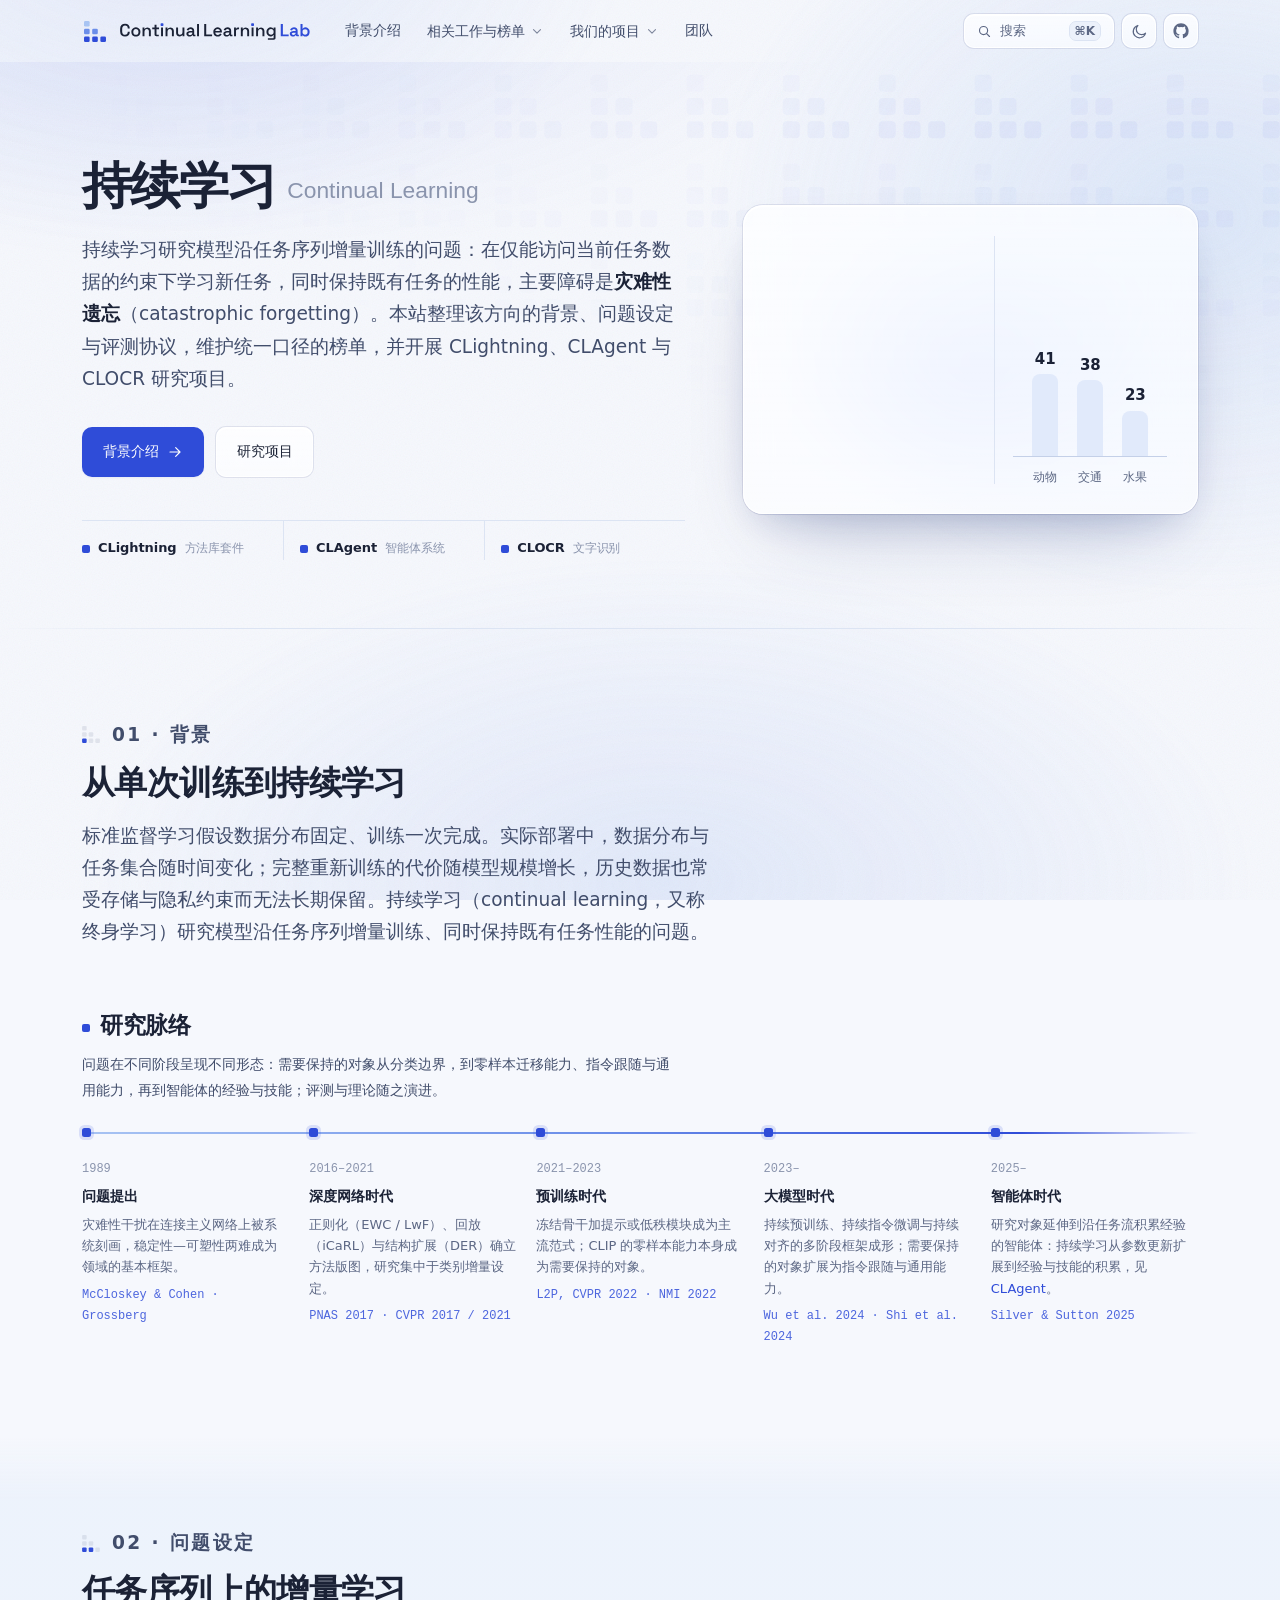
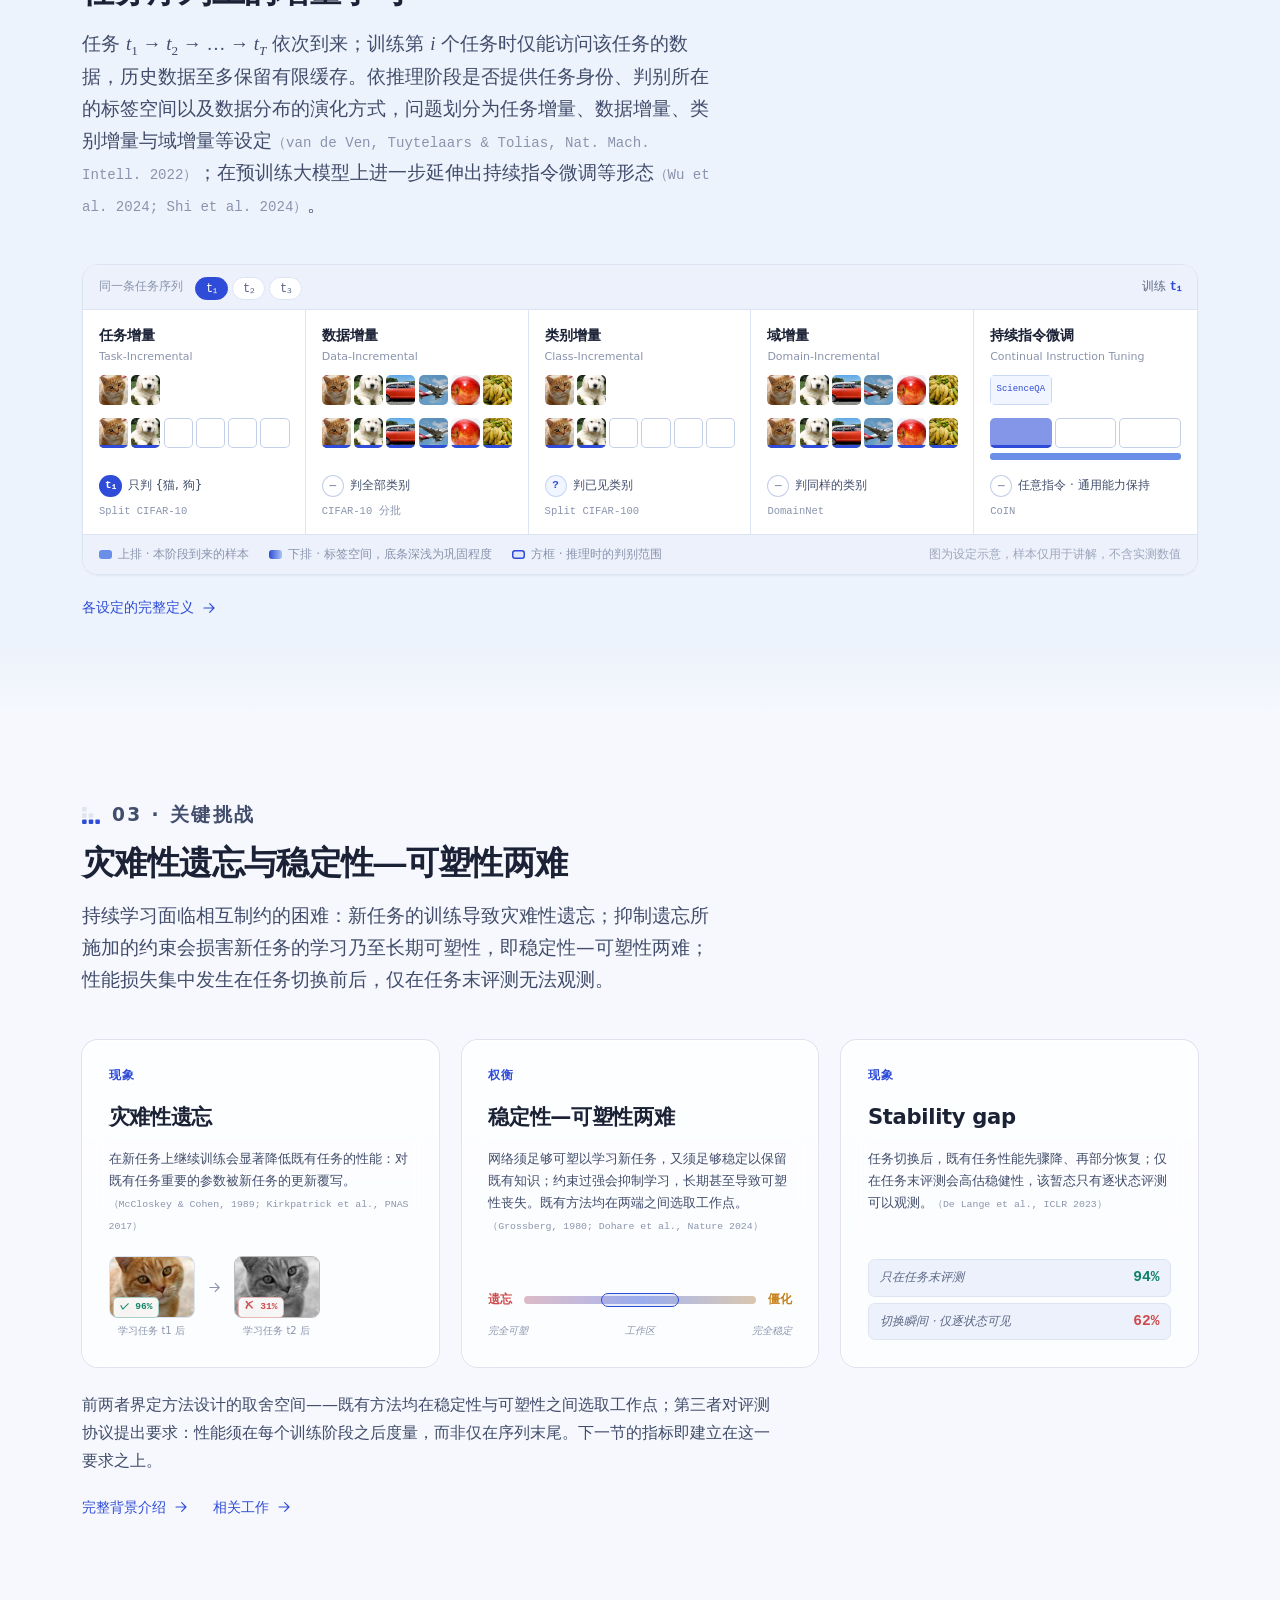
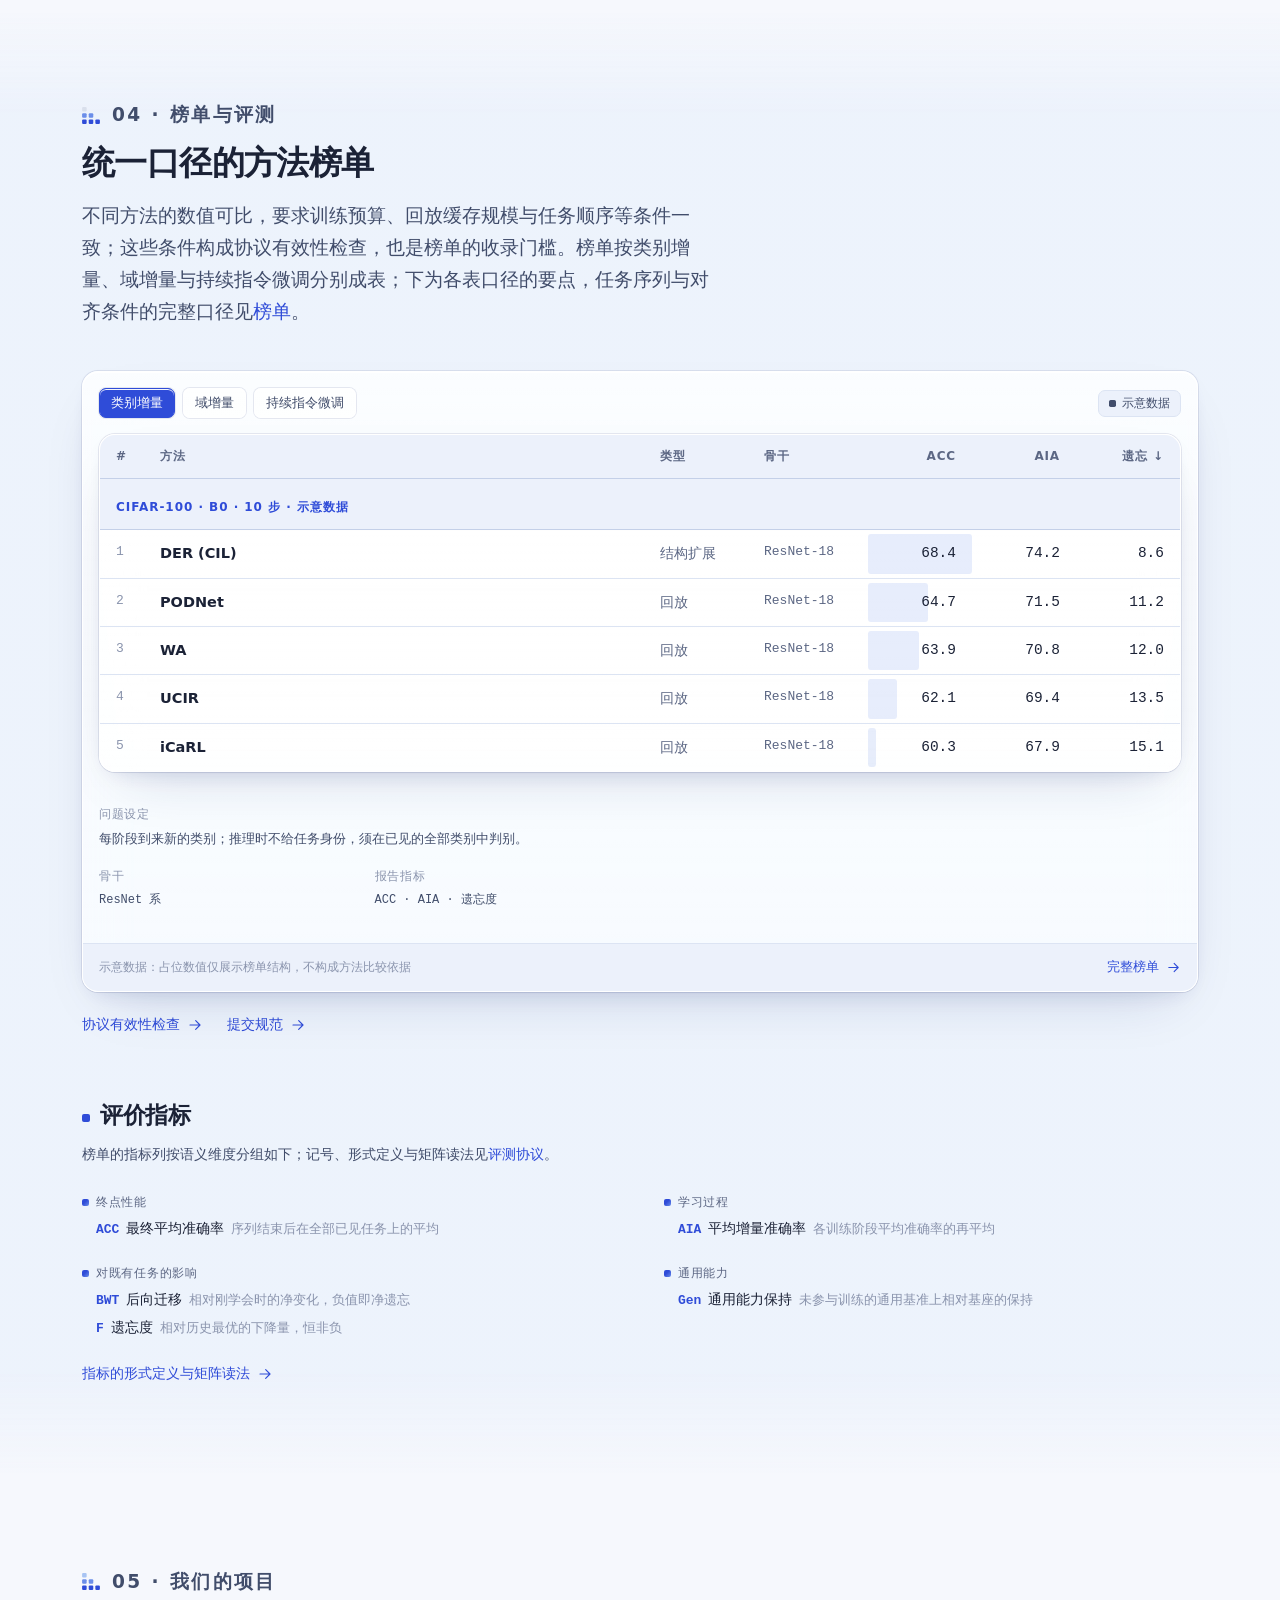
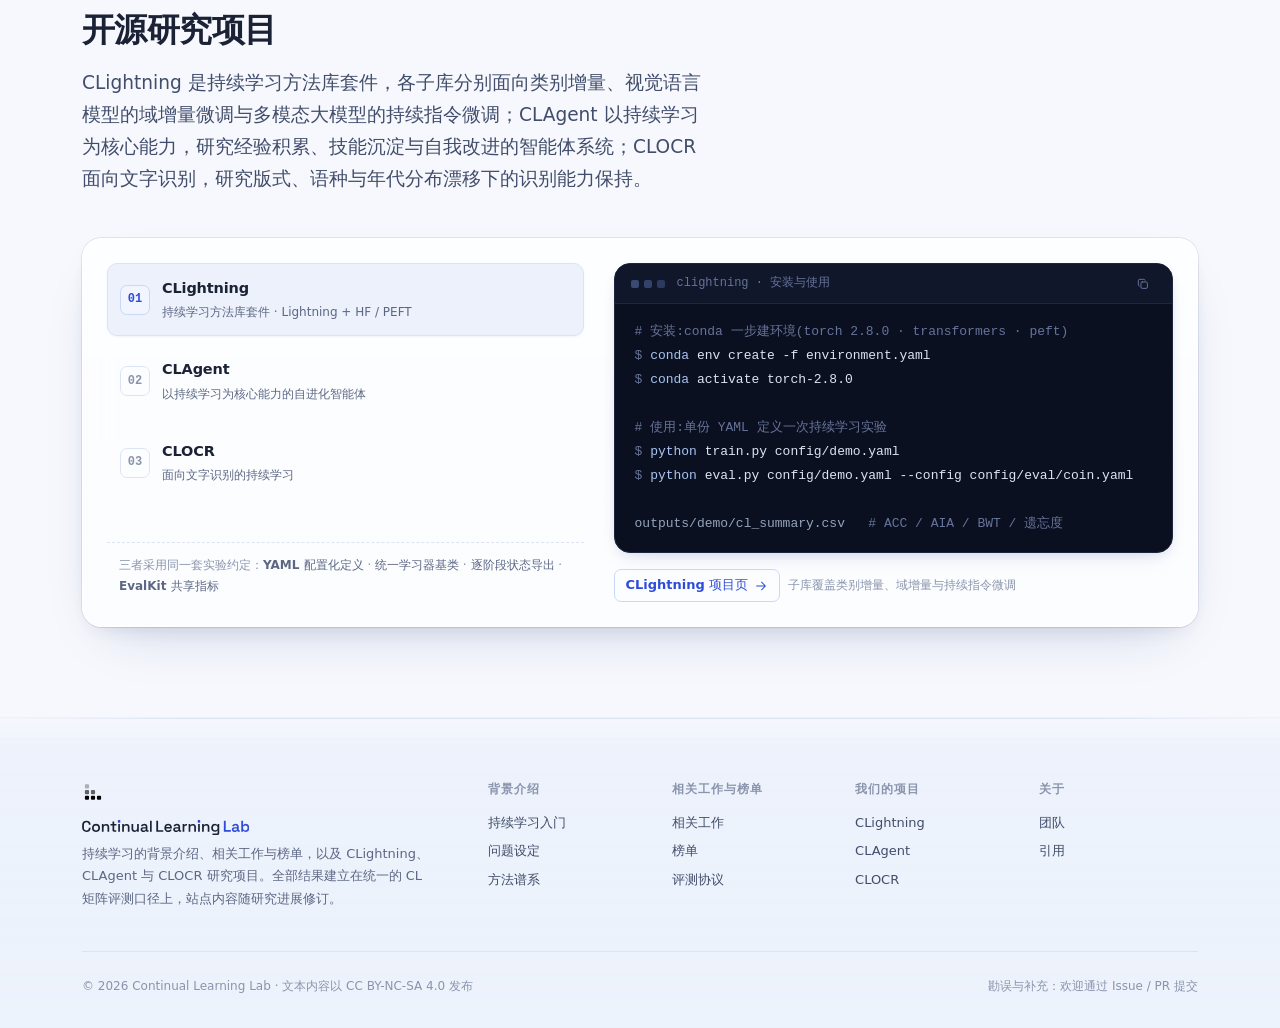
<file: index.html>
<!doctype html>
<html lang="zh-CN">
<head>
<meta charset="utf-8">
<meta name="viewport" content="width=device-width, initial-scale=1, viewport-fit=cover">
<title>Continual Learning Lab</title>
<meta name="description" content="持续学习的背景、问题设定、关键挑战与评价指标，以及 CLightning、CLAgent 与 CLOCR 研究项目与统一的 CL 矩阵评测口径。">
<meta property="og:title" content="Continual Learning Lab">
<meta property="og:description" content="持续学习的背景、问题设定、关键挑战与评价指标，以及 CLightning、CLAgent 与 CLOCR 研究项目与统一的 CL 矩阵评测口径。">
<meta property="og:type" content="website">
<link rel="icon" href="data:image/svg+xml,<svg xmlns='http://www.w3.org/2000/svg' viewBox='1 0.4 18 17.2'><rect x='1' y='13' width='4.6' height='4.6' rx='1.1' fill='%232F4CD8'/><rect x='7.7' y='13' width='4.6' height='4.6' rx='1.1' fill='%232F4CD8'/><rect x='14.4' y='13' width='4.6' height='4.6' rx='1.1' fill='%232F4CD8'/><rect x='1' y='6.7' width='4.6' height='4.6' rx='1.1' fill='%236B8EE9'/><rect x='7.7' y='6.7' width='4.6' height='4.6' rx='1.1' fill='%236B8EE9'/><rect x='1' y='.4' width='4.6' height='4.6' rx='1.1' fill='%23A8C4F3'/></svg>">
<link rel="stylesheet" href="./assets/site.css?v=f74bf9b9">
<script>
  // 在首次绘制前定主题，避免闪白
  (() => {
    try {
      const saved = localStorage.getItem('cl-theme');
      if (saved === 'dark' || saved === 'light') document.documentElement.dataset.theme = saved;
    } catch (e) { /* 隐私模式下 localStorage 不可用 */ }
  })();
</script>
</head>
<body data-nav="home" data-base="./">

<!-- 氛围层：整页身后的辉光与颗粒，玻璃靠它显形 -->
<div class="aura" aria-hidden="true"></div>

<a class="skip" href="#main">跳到主要内容</a>

<svg class="sprite" aria-hidden="true" focusable="false">
  <symbol id="i-arrow" viewBox="0 0 24 24" fill="none" stroke="currentColor" stroke-width="1.75" stroke-linecap="round" stroke-linejoin="round">
    <path d="M4.5 12h15M13 5.5l6.5 6.5-6.5 6.5"/>
  </symbol>
  <symbol id="i-chevron" viewBox="0 0 24 24" fill="none" stroke="currentColor" stroke-width="1.9" stroke-linecap="round" stroke-linejoin="round">
    <path d="M6 9.5l6 6 6-6"/>
  </symbol>
  <symbol id="i-search" viewBox="0 0 24 24" fill="none" stroke="currentColor" stroke-width="1.85" stroke-linecap="round" stroke-linejoin="round">
    <circle cx="10.5" cy="10.5" r="6.5"/><path d="M15.4 15.4L20 20"/>
  </symbol>
  <symbol id="i-sun" viewBox="0 0 24 24" fill="none" stroke="currentColor" stroke-width="1.75" stroke-linecap="round" stroke-linejoin="round">
    <circle cx="12" cy="12" r="4.2"/>
    <path d="M12 2.5v2.2M12 19.3v2.2M4.2 4.2l1.6 1.6M18.2 18.2l1.6 1.6M2.5 12h2.2M19.3 12h2.2M4.2 19.8l1.6-1.6M18.2 5.8l1.6-1.6"/>
  </symbol>
  <symbol id="i-moon" viewBox="0 0 24 24" fill="none" stroke="currentColor" stroke-width="1.75" stroke-linecap="round" stroke-linejoin="round">
    <path d="M20.5 14.3A8.8 8.8 0 1 1 9.7 3.5a7 7 0 0 0 10.8 10.8Z"/>
  </symbol>
  <symbol id="i-menu" viewBox="0 0 24 24" fill="none" stroke="currentColor" stroke-width="1.9" stroke-linecap="round">
    <path d="M3.5 7h17M3.5 12h17M3.5 17h17"/>
  </symbol>
  <symbol id="i-close" viewBox="0 0 24 24" fill="none" stroke="currentColor" stroke-width="1.9" stroke-linecap="round">
    <path d="M6 6l12 12M18 6L6 18"/>
  </symbol>
  <symbol id="i-copy" viewBox="0 0 24 24" fill="none" stroke="currentColor" stroke-width="1.7" stroke-linecap="round" stroke-linejoin="round">
    <rect x="8.5" y="8.5" width="11" height="11" rx="2.2"/>
    <path d="M15.5 5.5A2 2 0 0 0 13.5 4h-7a2.5 2.5 0 0 0-2.5 2.5v7a2 2 0 0 0 1.5 1.94"/>
  </symbol>
  <symbol id="i-check" viewBox="0 0 24 24" fill="none" stroke="currentColor" stroke-width="2" stroke-linecap="round" stroke-linejoin="round">
    <path d="M4.5 12.5l5 5 10-11"/>
  </symbol>
  <symbol id="i-github" viewBox="0 0 24 24" fill="currentColor">
    <path d="M12 .5C5.7.5.6 5.6.6 11.9c0 5.05 3.27 9.33 7.81 10.84.57.11.78-.25.78-.55 0-.27-.01-1.17-.02-2.12-3.18.69-3.85-1.35-3.85-1.35-.52-1.32-1.27-1.67-1.27-1.67-1.04-.71.08-.7.08-.7 1.15.08 1.75 1.18 1.75 1.18 1.02 1.75 2.68 1.24 3.33.95.1-.74.4-1.24.72-1.53-2.54-.29-5.21-1.27-5.21-5.65 0-1.25.45-2.27 1.17-3.07-.12-.29-.51-1.45.11-3.03 0 0 .96-.31 3.15 1.17a10.9 10.9 0 0 1 5.74 0c2.18-1.48 3.14-1.17 3.14-1.17.62 1.58.23 2.74.12 3.03.73.8 1.17 1.82 1.17 3.07 0 4.39-2.68 5.36-5.23 5.64.41.36.78 1.06.78 2.13 0 1.54-.01 2.79-.01 3.16 0 .31.2.67.79.55a11.42 11.42 0 0 0 7.8-10.84C23.4 5.6 18.3.5 12 .5Z"/>
  </symbol>
  <symbol id="i-ext" viewBox="0 0 24 24" fill="none" stroke="currentColor" stroke-width="1.7" stroke-linecap="round" stroke-linejoin="round">
    <path d="M13.5 4.5h6v6M19 5l-7.2 7.2M9.5 5.5H7A2.5 2.5 0 0 0 4.5 8v9A2.5 2.5 0 0 0 7 19.5h9a2.5 2.5 0 0 0 2.5-2.5v-2.5"/>
  </symbol>
  <symbol id="i-download" viewBox="0 0 24 24" fill="none" stroke="currentColor" stroke-width="1.7" stroke-linecap="round" stroke-linejoin="round">
    <path d="M12 3.5v11M7.8 10.3 12 14.5l4.2-4.2M4.5 16.5v2A2 2 0 0 0 6.5 20.5h11a2 2 0 0 0 2-2v-2"/>
  </symbol>
  <symbol id="i-book" viewBox="0 0 24 24" fill="none" stroke="currentColor" stroke-width="1.7" stroke-linecap="round" stroke-linejoin="round">
    <path d="M4 4.8A1.8 1.8 0 0 1 5.8 3H11v16H5.8A1.8 1.8 0 0 0 4 20.8V4.8ZM20 4.8A1.8 1.8 0 0 0 18.2 3H13v16h5.2a1.8 1.8 0 0 1 1.8 1.8V4.8Z"/>
  </symbol>
  <symbol id="i-grid" viewBox="0 0 24 24" fill="none" stroke="currentColor" stroke-width="1.7" stroke-linecap="round" stroke-linejoin="round">
    <rect x="3.5" y="3.5" width="17" height="17" rx="2"/>
    <path d="M3.5 9.17h17M3.5 14.83h17M9.17 3.5v17M14.83 3.5v17"/>
  </symbol>
  <symbol id="i-layers" viewBox="0 0 24 24" fill="none" stroke="currentColor" stroke-width="1.7" stroke-linecap="round" stroke-linejoin="round">
    <path d="M12 3l8.5 4.5L12 12 3.5 7.5 12 3ZM3.5 12.2 12 16.7l8.5-4.5M3.5 16.7 12 21.2l8.5-4.5"/>
  </symbol>
  <symbol id="i-chart" viewBox="0 0 24 24" fill="none" stroke="currentColor" stroke-width="1.7" stroke-linecap="round" stroke-linejoin="round">
    <path d="M4 20V4M4 20h16M8 20v-6M12.7 20V9M17.3 20v-9.5"/>
  </symbol>
  <symbol id="i-terminal" viewBox="0 0 24 24" fill="none" stroke="currentColor" stroke-width="1.7" stroke-linecap="round" stroke-linejoin="round">
    <rect x="3" y="4.5" width="18" height="15" rx="2.2"/><path d="M7.5 10l3 2.8-3 2.8M13 15.8h4"/>
  </symbol>
  <symbol id="i-flask" viewBox="0 0 24 24" fill="none" stroke="currentColor" stroke-width="1.7" stroke-linecap="round" stroke-linejoin="round">
    <path d="M9.5 3v6.2L4.6 17.4A2 2 0 0 0 6.3 20.5h11.4a2 2 0 0 0 1.7-3.1L14.5 9.2V3M8 3h8M7.2 14.5h9.6"/>
  </symbol>
  <symbol id="i-doc" viewBox="0 0 24 24" fill="none" stroke="currentColor" stroke-width="1.7" stroke-linecap="round" stroke-linejoin="round">
    <path d="M13.5 3H7a2 2 0 0 0-2 2v14a2 2 0 0 0 2 2h10a2 2 0 0 0 2-2V8.5L13.5 3Z"/>
    <path d="M13.3 3.2v5.3H19M8.8 13h6.4M8.8 16.7h4.4"/>
  </symbol>
  <symbol id="i-repeat" viewBox="0 0 24 24" fill="none" stroke="currentColor" stroke-width="1.7" stroke-linecap="round" stroke-linejoin="round">
    <path d="M4 11.5A7.5 7.5 0 0 1 17.4 6.8M20 12.5A7.5 7.5 0 0 1 6.6 17.2"/>
    <path d="M17.6 3.4v3.6H14M6.4 20.6V17H10"/>
  </symbol>
</svg>
<header class="site-head" id="site-head">
  <div class="shell head-inner">

    <a class="brand" href="./" aria-label="Continual Learning Lab 首页">
      <span class="brand-mark" aria-hidden="true">
        <svg viewBox="1 0.4 18 17.2" width="22" height="21">
          <rect class="m-deep" x="1"    y="13"  width="4.6" height="4.6" rx="1.1"/>
          <rect class="m-deep" x="7.7"  y="13"  width="4.6" height="4.6" rx="1.1"/>
          <rect class="m-deep" x="14.4" y="13"  width="4.6" height="4.6" rx="1.1"/>
          <rect class="m-mid"  x="1"    y="6.7" width="4.6" height="4.6" rx="1.1"/>
          <rect class="m-mid"  x="7.7"  y="6.7" width="4.6" height="4.6" rx="1.1"/>
          <rect class="m-lite" x="1"    y=".4"  width="4.6" height="4.6" rx="1.1"/>
        </svg>
      </span>
      <svg class="wordmark" viewBox="45 -756 10761 964" aria-hidden="true" focusable="false">
        <path class="wm-main" d="M332 14Q204 14 129 -58Q53 -131 53 -267V-433Q53 -569 129 -642Q204 -714 332 -714Q460 -714 529 -644Q598 -574 598 -452V-446H484V-456Q484 -524 447 -567Q410 -611 332 -611Q256 -611 212 -564Q169 -517 169 -435V-265Q169 -184 212 -137Q256 -89 332 -89Q410 -89 447 -133Q484 -177 484 -244V-262H598V-248Q598 -126 529 -56Q460 14 332 14Z M946 14Q872 14 814 -16Q756 -47 723 -104Q689 -160 689 -239V-254Q689 -333 723 -390Q756 -447 814 -477Q872 -508 946 -508Q1020 -508 1078 -477Q1136 -447 1169 -390Q1203 -333 1203 -254V-239Q1203 -160 1169 -104Q1136 -47 1078 -16Q1020 14 946 14ZM946 -84Q1011 -84 1052 -125Q1093 -167 1093 -242V-252Q1093 -326 1052 -368Q1012 -410 946 -410Q881 -410 840 -368Q799 -326 799 -252V-242Q799 -167 840 -125Q881 -84 946 -84Z M1323 0V-494H1431V-422H1448Q1461 -452 1496 -477Q1531 -502 1601 -502Q1658 -502 1701 -477Q1745 -451 1769 -405Q1794 -359 1794 -296V0H1684V-287Q1684 -349 1654 -379Q1623 -409 1568 -409Q1506 -409 1470 -368Q1433 -326 1433 -250V0Z M2107 0Q2060 0 2033 -28Q2005 -56 2005 -103V-402H1873V-494H2005V-654H2115V-494H2259V-402H2115V-122Q2115 -92 2143 -92H2244V0Z M2373 0V-494H2483V0Z M2628 0V-494H2736V-422H2753Q2766 -452 2801 -477Q2836 -502 2906 -502Q2963 -502 3006 -477Q3050 -451 3074 -405Q3099 -359 3099 -296V0H2989V-287Q2989 -349 2959 -379Q2928 -409 2873 -409Q2811 -409 2775 -368Q2738 -326 2738 -250V0Z M3420 8Q3363 8 3320 -17Q3276 -42 3251 -89Q3227 -135 3227 -198V-494H3337V-206Q3337 -144 3367 -115Q3398 -85 3453 -85Q3515 -85 3551 -126Q3588 -167 3588 -244V-494H3697V0H3590V-71H3573Q3560 -43 3525 -17Q3490 8 3420 8Z M3995 14Q3943 14 3901 -4Q3859 -23 3835 -58Q3810 -93 3810 -143Q3810 -194 3835 -227Q3859 -261 3902 -278Q3945 -296 3999 -296H4146V-326Q4146 -367 4121 -392Q4096 -417 4043 -417Q3992 -417 3966 -393Q3939 -369 3931 -331L3829 -364Q3841 -404 3867 -436Q3894 -468 3938 -488Q3982 -508 4045 -508Q4142 -508 4197 -459Q4252 -410 4252 -319V-121Q4252 -91 4280 -91H4322V0H4243Q4207 0 4185 -18Q4162 -36 4162 -67V-69H4146Q4139 -55 4124 -35Q4108 -15 4077 -1Q4047 14 3995 14ZM4013 -76Q4072 -76 4109 -110Q4146 -144 4146 -201V-212H4006Q3967 -212 3944 -195Q3920 -178 3920 -146Q3920 -114 3945 -95Q3969 -76 4013 -76Z M4415 0V-700H4525V0Z M4820 0V-700H4935V-105H5267V0Z M5587 14Q5513 14 5456 -18Q5400 -49 5369 -106Q5337 -164 5337 -241V-253Q5337 -330 5368 -387Q5399 -445 5455 -476Q5511 -508 5584 -508Q5655 -508 5709 -476Q5763 -445 5793 -388Q5823 -331 5823 -256V-216H5449Q5451 -155 5491 -119Q5531 -82 5590 -82Q5647 -82 5675 -107Q5703 -132 5717 -164L5808 -118Q5794 -90 5768 -59Q5741 -29 5698 -7Q5654 14 5587 14ZM5450 -299H5711Q5707 -351 5673 -381Q5638 -411 5583 -411Q5527 -411 5492 -381Q5458 -351 5450 -299Z M6092 14Q6040 14 5998 -4Q5956 -23 5932 -58Q5907 -93 5907 -143Q5907 -194 5932 -227Q5956 -261 5999 -278Q6042 -296 6096 -296H6243V-326Q6243 -367 6218 -392Q6193 -417 6140 -417Q6089 -417 6063 -393Q6036 -369 6028 -331L5926 -364Q5938 -404 5964 -436Q5991 -468 6035 -488Q6079 -508 6142 -508Q6239 -508 6294 -459Q6349 -410 6349 -319V-121Q6349 -91 6377 -91H6419V0H6340Q6304 0 6282 -18Q6259 -36 6259 -67V-69H6243Q6236 -55 6221 -35Q6205 -15 6174 -1Q6144 14 6092 14ZM6110 -76Q6169 -76 6206 -110Q6243 -144 6243 -201V-212H6103Q6064 -212 6041 -195Q6017 -178 6017 -146Q6017 -114 6042 -95Q6066 -76 6110 -76Z M6512 0V-494H6620V-436H6637Q6649 -467 6674 -481Q6700 -496 6738 -496H6797V-397H6735Q6685 -397 6654 -370Q6622 -344 6622 -287V0Z M6897 0V-494H7005V-422H7022Q7035 -452 7070 -477Q7105 -502 7175 -502Q7232 -502 7275 -477Q7319 -451 7343 -405Q7368 -359 7368 -296V0H7258V-287Q7258 -349 7228 -379Q7197 -409 7142 -409Q7080 -409 7044 -368Q7007 -326 7007 -250V0Z M7508 0V-494H7618V0Z M7763 0V-494H7871V-422H7888Q7901 -452 7936 -477Q7971 -502 8041 -502Q8098 -502 8141 -477Q8185 -451 8209 -405Q8234 -359 8234 -296V0H8124V-287Q8124 -349 8094 -379Q8063 -409 8008 -409Q7946 -409 7910 -368Q7873 -326 7873 -250V0Z M8350 -245V-260Q8350 -338 8382 -393Q8413 -448 8465 -478Q8516 -508 8578 -508Q8649 -508 8687 -482Q8724 -456 8741 -426H8758V-494H8865V97Q8865 144 8838 172Q8810 200 8763 200H8431V104H8727Q8756 104 8756 74V-75H8739Q8728 -57 8709 -39Q8690 -21 8658 -9Q8626 3 8578 3Q8516 3 8464 -27Q8412 -56 8381 -112Q8350 -167 8350 -245ZM8609 -93Q8673 -93 8715 -134Q8757 -175 8757 -248V-257Q8757 -331 8716 -371Q8674 -411 8609 -411Q8545 -411 8503 -371Q8461 -331 8461 -257V-248Q8461 -175 8503 -134Q8545 -93 8609 -93Z"/>
        <path class="wm-dot" d="M2389 -748h78a42 42 0 0 1 42 42v78a42 42 0 0 1 -42 42h-78a42 42 0 0 1 -42 -42v-78a42 42 0 0 1 42 -42z M7524 -748h78a42 42 0 0 1 42 42v78a42 42 0 0 1 -42 42h-78a42 42 0 0 1 -42 -42v-78a42 42 0 0 1 42 -42z"/>
        <path class="wm-lab" d="M9161 0V-700H9282V-109H9610V0Z M9859 14Q9807 14 9765 -4Q9723 -23 9698 -58Q9674 -93 9674 -144Q9674 -194 9698 -228Q9723 -262 9766 -280Q9809 -297 9864 -297H10007V-327Q10007 -366 9983 -390Q9959 -415 9908 -415Q9858 -415 9833 -391Q9807 -368 9799 -331L9693 -366Q9705 -405 9732 -437Q9758 -469 9802 -489Q9846 -508 9910 -508Q10007 -508 10063 -459Q10118 -411 10118 -319V-125Q10118 -95 10146 -95H10188V0H10107Q10071 0 10048 -18Q10025 -36 10025 -67V-69H10008Q10002 -55 9987 -35Q9972 -15 9941 -1Q9911 14 9859 14ZM9878 -80Q9935 -80 9971 -112Q10007 -145 10007 -200V-210H9871Q9834 -210 9811 -194Q9788 -178 9788 -147Q9788 -117 9812 -98Q9836 -80 9878 -80Z M10573 14Q10503 14 10466 -10Q10428 -35 10411 -65H10394V0H10281V-700H10396V-432H10413Q10424 -452 10443 -469Q10463 -486 10494 -497Q10526 -508 10573 -508Q10634 -508 10685 -479Q10736 -449 10767 -392Q10798 -335 10798 -255V-239Q10798 -159 10767 -102Q10736 -45 10685 -16Q10633 14 10573 14ZM10539 -86Q10601 -86 10642 -126Q10683 -167 10683 -242V-252Q10683 -328 10643 -368Q10602 -408 10539 -408Q10477 -408 10435 -368Q10394 -328 10394 -252V-242Q10394 -167 10435 -126Q10477 -86 10539 -86Z"/>
      </svg>
      <span class="sr-only">Continual Learning Lab</span>
    </a>

    <nav class="head-nav" aria-label="主导航">
      <a class="nav-link" data-nav-key="learn" href="./learn">背景介绍</a>

      <div class="nav-group">
        <button type="button" class="nav-link nav-trigger" data-nav-key="works evaluation leaderboard"
                aria-expanded="false" aria-controls="menu-eval">
          相关工作与榜单<svg class="ic caret" width="14" height="14" aria-hidden="true"><use href="#i-chevron"/></svg>
        </button>
        <div class="nav-menu" id="menu-eval" hidden>
          <div class="nav-menu-grid one-col">
            <a href="./works">
              <svg class="ic" width="18" height="18" aria-hidden="true"><use href="#i-book"/></svg>
              <b>相关工作</b><span>方法、奠基文献、综述、基准与工具库</span>
            </a>
            <a href="./leaderboard">
              <svg class="ic" width="18" height="18" aria-hidden="true"><use href="#i-chart"/></svg>
              <b>榜单</b><span>各问题设定下的评测口径与结果表</span>
            </a>
            <a href="./evaluation">
              <svg class="ic" width="18" height="18" aria-hidden="true"><use href="#i-grid"/></svg>
              <b>评测协议</b><span>榜单的统一口径与有效性检查</span>
            </a>
          </div>
        </div>
      </div>

      <div class="nav-group">
        <button type="button" class="nav-link nav-trigger" data-nav-key="libraries agent"
                aria-expanded="false" aria-controls="menu-proj">
          我们的项目<svg class="ic caret" width="14" height="14" aria-hidden="true"><use href="#i-chevron"/></svg>
        </button>
        <div class="nav-menu" id="menu-proj" hidden>
          <div class="nav-menu-grid one-col">
            <a href="./libraries">
              <svg class="ic" width="18" height="18" aria-hidden="true"><use href="#i-flask"/></svg>
              <b>CLightning</b><span>类别增量、域增量与持续指令微调方法库</span>
            </a>
            <a href="./agent">
              <svg class="ic" width="18" height="18" aria-hidden="true"><use href="#i-terminal"/></svg>
              <b>CLAgent</b><span>以持续学习为核心能力的自进化智能体系统</span>
            </a>
            <a href="./ocr">
              <svg class="ic" width="18" height="18" aria-hidden="true"><use href="#i-doc"/></svg>
              <b>CLOCR</b><span>版式、语种与年代漂移下的文字识别持续学习</span>
            </a>
          </div>
        </div>
      </div>

      <a class="nav-link" data-nav-key="team" href="./team">团队</a>
    </nav>

    <div class="head-tools">
      <button type="button" class="tool search-tool" id="search-open" aria-label="全站检索">
        <svg class="ic" width="15" height="15" aria-hidden="true"><use href="#i-search"/></svg>
        <span>搜索</span><kbd>⌘K</kbd>
      </button>
      <button type="button" class="tool icon-only" id="theme-toggle" aria-label="切换配色主题">
        <svg class="ic only-light" width="17" height="17" aria-hidden="true"><use href="#i-moon"/></svg>
        <svg class="ic only-dark" width="17" height="17" aria-hidden="true"><use href="#i-sun"/></svg>
      </button>
      <a class="tool icon-only repo" href="#" title="仓库地址待发布" aria-label="GitHub 仓库（待发布）">
        <svg class="ic" width="16" height="16" aria-hidden="true"><use href="#i-github"/></svg>
      </a>
      <button type="button" class="tool icon-only menu-toggle" id="menu-toggle"
              aria-label="打开导航菜单" aria-expanded="false" aria-controls="mobile-nav">
        <svg class="ic only-closed" width="19" height="19" aria-hidden="true"><use href="#i-menu"/></svg>
        <svg class="ic only-open" width="19" height="19" aria-hidden="true"><use href="#i-close"/></svg>
      </button>
    </div>
  </div>

  <nav class="mobile-nav" id="mobile-nav" aria-label="移动端导航" hidden>
    <div class="shell">
      <p class="m-group">背景介绍</p>
      <a href="./learn">持续学习入门</a>
      <p class="m-group">相关工作与榜单</p>
      <a href="./works">相关工作</a>
      <a href="./leaderboard">榜单</a>
      <a href="./evaluation">评测协议</a>
      <p class="m-group">我们的项目</p>
      <a href="./libraries">CLightning</a>
      <a href="./agent">CLAgent</a>
      <a href="./ocr">CLOCR</a>
      <p class="m-group">关于</p>
      <a href="./team">团队</a>
    </div>
  </nav>
</header>

<main id="main">
<!-- ============================ 首屏 ============================ -->
<section class="hero">
  <div class="shell hero-grid">
    <div class="hero-copy">
      <h1><em>持续学习</em><span class="en">Continual Learning</span></h1>
      <p class="lede">
        持续学习研究模型沿任务序列增量训练的问题：在仅能访问当前任务数据的约束下学习新任务，同时保持既有任务的性能，主要障碍是<b>灾难性遗忘</b>（catastrophic forgetting）。本站整理该方向的背景、问题设定与评测协议，维护统一口径的榜单，并开展 CLightning、CLAgent 与 CLOCR 研究项目。
      </p>
      <div class="btn-row">
        <a class="btn btn-primary" href="#background">
          背景介绍<svg class="ic" width="16" height="16" aria-hidden="true"><use href="#i-arrow"/></svg>
        </a>
        <a class="btn btn-secondary" href="#projects">研究项目</a>
      </div>
      <ul class="hero-ticker" aria-label="一个识别服务依次学习动物、交通、水果三批任务。每个阶段先到来一批各不相同的样本照片，训练后收进该任务的塔头；三座塔自上而下生长，行是阶段、列是任务，越靠上的阶段越暗，表示那批数据已不可再用、能力也在被遗忘。学完水果后，动物塔最下方的样本被误判为苹果。右侧三根柱子记录各批性能：学会时长到峰值，之后回退，曾到过的峰值留下同色淡影">
        <li><a href="./libraries"><i class="dot" aria-hidden="true"></i><b>CLightning</b><span>方法库套件</span></a></li>
        <li><a href="./agent"><i class="dot" aria-hidden="true"></i><b>CLAgent</b><span>智能体系统</span></a></li>
        <li><a href="./ocr"><i class="dot" aria-hidden="true"></i><b>CLOCR</b><span>文字识别</span></a></li>
      </ul>
    </div>

    <figure class="figure hero-fig">
      <div class="frame frame--viz">
        <div id="hero-scene" role="img"
             aria-label="一个识别服务依次学习动物、交通、水果三批任务。左侧每个阶段先到来一整批样本照片，经过训练后收进该任务的塔头；三座塔自上而下生长：第一层只有动物，第二层加上交通，第三层加上水果，塔越往下是越靠后的阶段。学完水果后，动物塔最下方的样本被误判为苹果，标上红色标记。右侧三根柱子按学习先后取站标热力三档蓝：学会时由灰转蓝长到峰值，之后回退，曾到过的峰值留下同色淡影，读数与红色减量随柱顶移动"></div>
      </div>
    </figure>
  </div>
</section>

<!-- ========================= 一 · 背景 ========================= -->
<section class="section" id="background">
  <div class="shell">
    <div class="sec-head">
      <p class="eyebrow eyebrow--mark">
        <svg class="e-mark" viewBox="1 0.4 18 17.2" aria-hidden="true">
          <rect class="m-deep"  x="1"    y="13"  width="4.6" height="4.6" rx="1.1"/>
          <rect class="m-ghost" x="7.7"  y="13"  width="4.6" height="4.6" rx="1.1"/>
          <rect class="m-ghost" x="14.4" y="13"  width="4.6" height="4.6" rx="1.1"/>
          <rect class="m-ghost" x="1"    y="6.7" width="4.6" height="4.6" rx="1.1"/>
          <rect class="m-ghost" x="7.7"  y="6.7" width="4.6" height="4.6" rx="1.1"/>
          <rect class="m-ghost" x="1"    y=".4"  width="4.6" height="4.6" rx="1.1"/>
        </svg>
        01 · 背景
      </p>
      <h2>从单次训练到持续学习</h2>
      <p>
        标准监督学习假设数据分布固定、训练一次完成。实际部署中，数据分布与任务集合随时间变化；完整重新训练的代价随模型规模增长，历史数据也常受存储与隐私约束而无法长期保留。持续学习（continual learning，又称终身学习）研究模型沿任务序列增量训练、同时保持既有任务性能的问题。
      </p>
    </div>

    <h3 class="sub-head">研究脉络</h3>
    <p class="sub-lede">
      问题在不同阶段呈现不同形态：需要保持的对象从分类边界，到零样本迁移能力、指令跟随与通用能力，再到智能体的经验与技能；评测与理论随之演进。
    </p>
    <div class="timeline timeline--5" data-reveal>
      <div>
        <span class="yr">1989</span><b>问题提出</b>
        <p>灾难性干扰在连接主义网络上被系统刻画，稳定性—可塑性两难成为领域的基本框架。</p>
        <span class="ref">McCloskey &amp; Cohen · Grossberg</span>
      </div>
      <div>
        <span class="yr">2016–2021</span><b>深度网络时代</b>
        <p>正则化（EWC / LwF）、回放（iCaRL）与结构扩展（DER）确立方法版图，研究集中于类别增量设定。</p>
        <span class="ref">PNAS 2017 · CVPR 2017 / 2021</span>
      </div>
      <div>
        <span class="yr">2021–2023</span><b>预训练时代</b>
        <p>冻结骨干加提示或低秩模块成为主流范式；CLIP 的零样本能力本身成为需要保持的对象。</p>
        <span class="ref">L2P, CVPR 2022 · NMI 2022</span>
      </div>
      <div>
        <span class="yr">2023–</span><b>大模型时代</b>
        <p>持续预训练、持续指令微调与持续对齐的多阶段框架成形；需要保持的对象扩展为指令跟随与通用能力。</p>
        <span class="ref">Wu et al. 2024 · Shi et al. 2024</span>
      </div>
      <div>
        <span class="yr">2025–</span><b>智能体时代</b>
        <p>研究对象延伸到沿任务流积累经验的智能体：持续学习从参数更新扩展到经验与技能的积累，见 <a href="./agent">CLAgent</a>。</p>
        <span class="ref">Silver &amp; Sutton 2025</span>
      </div>
    </div>
  </div>
</section>

<!-- ======================= 二 · 问题设定 ======================= -->
<section class="section section--tint" id="settings">
  <div class="shell">
    <div class="sec-head">
      <p class="eyebrow eyebrow--mark">
        <svg class="e-mark" viewBox="1 0.4 18 17.2" aria-hidden="true">
          <rect class="m-deep"  x="1"    y="13"  width="4.6" height="4.6" rx="1.1"/>
          <rect class="m-deep"  x="7.7"  y="13"  width="4.6" height="4.6" rx="1.1"/>
          <rect class="m-ghost" x="14.4" y="13"  width="4.6" height="4.6" rx="1.1"/>
          <rect class="m-ghost" x="1"    y="6.7" width="4.6" height="4.6" rx="1.1"/>
          <rect class="m-ghost" x="7.7"  y="6.7" width="4.6" height="4.6" rx="1.1"/>
          <rect class="m-ghost" x="1"    y=".4"  width="4.6" height="4.6" rx="1.1"/>
        </svg>
        02 · 问题设定
      </p>
      <h2>任务序列上的增量学习</h2>
      <p>
        任务 <span class="formula"><i class="var">t</i><sub>1</sub> → <i class="var">t</i><sub>2</sub> → … → <i class="var">t</i><sub><i class="var">T</i></sub></span> 依次到来；训练第 <i class="var">i</i> 个任务时仅能访问该任务的数据，历史数据至多保留有限缓存。依推理阶段是否提供任务身份、判别所在的标签空间以及数据分布的演化方式，问题划分为任务增量、数据增量、类别增量与域增量等设定<i class="cite">（van de Ven, Tuytelaars &amp; Tolias, Nat. Mach. Intell. 2022）</i>；在预训练大模型上进一步延伸出持续指令微调等形态<i class="cite">（Wu et al. 2024; Shi et al. 2024）</i>。
      </p>
    </div>

    <figure class="setg" data-setg data-reveal
            aria-label="五种任务设定的对照图：同一条任务序列上，各设定到来的样本、标签空间与推理时的判别范围">
      <div class="setg-bar">
        <span class="setg-cap">同一条任务序列</span>
        <ol class="setg-beats">
          <li><button type="button" data-beat="0" aria-pressed="false" aria-label="第 1 个任务">t₁</button></li>
          <li><button type="button" data-beat="1" aria-pressed="false" aria-label="第 2 个任务">t₂</button></li>
          <li><button type="button" data-beat="2" aria-pressed="true"  aria-label="第 3 个任务">t₃</button></li>
        </ol>
        <span class="setg-phase" data-phase>序列末 · 已见全部</span>
      </div>

      <div class="setg-grid" data-grid>
        <article class="setg-card" data-set="task">
          <p class="setg-nm"><b>任务增量</b><span class="en">Task-Incremental</span></p>
          <div class="setg-viz" data-viz role="img"
               aria-label="每个阶段到来两个新类的样本；推理时给定任务身份，只在该任务的两个类中判别，框可以停在任一旧任务上"></div>
          <p class="setg-ask"><span class="sr-only">任务身份</span><b class="idm idm--given" data-id>t₁</b><span data-scope>只判 {猫, 狗}</span></p>
          <p class="setg-bench">Split CIFAR-10</p>
        </article>

        <article class="setg-card" data-set="data">
          <p class="setg-nm"><b>数据增量</b><span class="en">Data-Incremental</span></p>
          <div class="setg-viz" data-viz role="img"
               aria-label="每个阶段到来同分布的一批新样本，覆盖同样的六个类；类别固定不变，推理时始终在全部六类中判别"></div>
          <p class="setg-ask"><span class="sr-only">任务身份</span><b class="idm idm--na" data-id>—</b><span data-scope>判全部类别</span></p>
          <p class="setg-bench">CIFAR-10 分批</p>
        </article>

        <article class="setg-card" data-set="class">
          <p class="setg-nm"><b>类别增量</b><span class="en">Class-Incremental</span></p>
          <div class="setg-viz" data-viz role="img"
               aria-label="训练流与任务增量完全相同，每个阶段到来两个新类；推理时不给任务身份，须在已见全部类中判别，判别范围随阶段扩张"></div>
          <p class="setg-ask"><span class="sr-only">任务身份</span><b class="idm idm--infer" data-id>?</b><span data-scope>判已见类别</span></p>
          <p class="setg-bench">Split CIFAR-100</p>
        </article>

        <article class="setg-card" data-set="domain">
          <p class="setg-nm"><b>域增量</b><span class="en">Domain-Incremental</span></p>
          <div class="setg-viz" data-viz role="img"
               aria-label="每个阶段到来同样六个类在新分布下的样本，画面随域改变；标签空间不变，推理时始终在同样的六类中判别"></div>
          <p class="setg-ask"><span class="sr-only">任务身份</span><b class="idm idm--na" data-id>—</b><span data-scope>判同样的类别</span></p>
          <p class="setg-bench">DomainNet</p>
        </article>

        <article class="setg-card" data-set="tune">
          <p class="setg-nm"><b>持续指令微调</b><span class="en">Continual Instruction Tuning</span></p>
          <div class="setg-viz" data-viz role="img"
               aria-label="每个阶段到来一个新的指令任务；既有指令能力与基座的通用能力都须保持，底部细条为通用能力相对基座的水平"></div>
          <p class="setg-ask"><span class="sr-only">任务身份</span><b class="idm idm--na" data-id>—</b><span data-scope>任意指令 · 通用能力保持</span></p>
          <p class="setg-bench">CoIN</p>
        </article>
      </div>

      <figcaption class="setg-legend">
        <span><i class="lg lg-slot"></i>上排 · 本阶段到来的样本</span>
        <span><i class="lg lg-cell"></i>下排 · 标签空间，底条深浅为巩固程度</span>
        <span><i class="lg lg-frame"></i>方框 · 推理时的判别范围</span>
        <span class="setg-note">图为设定示意，样本仅用于讲解，不含实测数值</span>
      </figcaption>
    </figure>

    <div class="link-row">
      <a class="arrow-link" href="./learn#settings">
        各设定的完整定义<svg class="ic" width="16" height="16" aria-hidden="true"><use href="#i-arrow"/></svg>
      </a>
    </div>
  </div>
</section>

<!-- ======================= 三 · 关键挑战 ======================= -->
<section class="section" id="challenges">
  <div class="shell">
    <div class="sec-head">
      <p class="eyebrow eyebrow--mark">
        <svg class="e-mark" viewBox="1 0.4 18 17.2" aria-hidden="true">
          <rect class="m-deep"  x="1"    y="13"  width="4.6" height="4.6" rx="1.1"/>
          <rect class="m-deep"  x="7.7"  y="13"  width="4.6" height="4.6" rx="1.1"/>
          <rect class="m-deep"  x="14.4" y="13"  width="4.6" height="4.6" rx="1.1"/>
          <rect class="m-ghost" x="1"    y="6.7" width="4.6" height="4.6" rx="1.1"/>
          <rect class="m-ghost" x="7.7"  y="6.7" width="4.6" height="4.6" rx="1.1"/>
          <rect class="m-ghost" x="1"    y=".4"  width="4.6" height="4.6" rx="1.1"/>
        </svg>
        03 · 关键挑战
      </p>
      <h2>灾难性遗忘与稳定性—可塑性两难</h2>
      <p>
        持续学习面临相互制约的困难：新任务的训练导致灾难性遗忘；抑制遗忘所施加的约束会损害新任务的学习乃至长期可塑性，即稳定性—可塑性两难；性能损失集中发生在任务切换前后，仅在任务末评测无法观测。
      </p>
    </div>

    <div class="grid grid-3 kfacts">
      <div class="card fact" data-reveal>
        <span class="t-tag">现象</span>
        <b class="card-title">灾难性遗忘</b>
        <p>在新任务上继续训练会显著降低既有任务的性能：对既有任务重要的参数被新任务的更新覆写。<i class="cite">（McCloskey &amp; Cohen, 1989; Kirkpatrick et al., PNAS 2017）</i></p>
        <span class="fact-demo" role="img" aria-label="同一张测试样本：学习任务一后判对，学习任务二后被误判">
          <span class="fd-shot">
            <img src="./assets/img/samples/cat.jpg" alt="" width="86" height="62" loading="lazy">
            <i class="fd-tag is-ok">✓ 96%</i>
            <em>学习任务 t1 后</em>
          </span>
          <svg class="ic fd-arrow" width="15" height="15" aria-hidden="true"><use href="#i-arrow"/></svg>
          <span class="fd-shot is-off">
            <img src="./assets/img/samples/cat.jpg" alt="" width="86" height="62" loading="lazy">
            <i class="fd-tag is-bad">✗ 31%</i>
            <em>学习任务 t2 后</em>
          </span>
        </span>
      </div>

      <div class="card fact" data-reveal>
        <span class="t-tag">权衡</span>
        <b class="card-title">稳定性—可塑性两难</b>
        <p>网络须足够可塑以学习新任务，又须足够稳定以保留既有知识；约束过强会抑制学习，长期甚至导致可塑性丧失。既有方法均在两端之间选取工作点。<i class="cite">（Grossberg, 1980; Dohare et al., Nature 2024）</i></p>
        <span class="fact-gauge" role="img" aria-label="从完全可塑到完全稳定的谱系：两端分别导致遗忘与僵化，中间是工作区">
          <i class="fg-end is-bad">遗忘</i>
          <span class="fg-track"><b aria-hidden="true"></b></span>
          <i class="fg-end is-warn">僵化</i>
        </span>
        <span class="fact-foot"><em>完全可塑</em><em>工作区</em><em>完全稳定</em></span>
      </div>

      <div class="card fact" data-reveal>
        <span class="t-tag">现象</span>
        <b class="card-title">Stability gap</b>
        <p>任务切换后，既有任务性能先骤降、再部分恢复；仅在任务末评测会高估稳健性，该暂态只有逐状态评测可以观测。<i class="cite">（De Lange et al., ICLR 2023）</i></p>
        <span class="fact-cmp">
          <span><em>只在任务末评测</em><b class="is-ok">94%</b></span>
          <span><em>切换瞬间 · 仅逐状态可见</em><b class="is-bad">62%</b></span>
        </span>
      </div>
    </div>

    <p class="prose" style="margin-top:var(--s-6)">
      前两者界定方法设计的取舍空间——既有方法均在稳定性与可塑性之间选取工作点；第三者对评测协议提出要求：性能须在每个训练阶段之后度量，而非仅在序列末尾。下一节的指标即建立在这一要求之上。
    </p>
    <div class="link-row">
      <a class="arrow-link" href="./learn">
        完整背景介绍<svg class="ic" width="16" height="16" aria-hidden="true"><use href="#i-arrow"/></svg>
      </a>
      <a class="arrow-link" href="./works">
        相关工作<svg class="ic" width="16" height="16" aria-hidden="true"><use href="#i-arrow"/></svg>
      </a>
    </div>
  </div>
</section>

<!-- ===================== 四 · 榜单与评测 ===================== -->
<section class="section section--tint" id="evaluation">
  <div class="shell">
    <div class="sec-head">
      <p class="eyebrow eyebrow--mark">
        <svg class="e-mark" viewBox="1 0.4 18 17.2" aria-hidden="true">
          <rect class="m-deep"  x="1"    y="13"  width="4.6" height="4.6" rx="1.1"/>
          <rect class="m-deep"  x="7.7"  y="13"  width="4.6" height="4.6" rx="1.1"/>
          <rect class="m-deep"  x="14.4" y="13"  width="4.6" height="4.6" rx="1.1"/>
          <rect class="m-mid"   x="1"    y="6.7" width="4.6" height="4.6" rx="1.1"/>
          <rect class="m-mid"   x="7.7"  y="6.7" width="4.6" height="4.6" rx="1.1"/>
          <rect class="m-ghost" x="1"    y=".4"  width="4.6" height="4.6" rx="1.1"/>
        </svg>
        04 · 榜单与评测
      </p>
      <h2>统一口径的方法榜单</h2>
      <p>
        不同方法的数值可比，要求训练预算、回放缓存规模与任务顺序等条件一致；这些条件构成协议有效性检查，也是榜单的收录门槛。榜单按类别增量、域增量与持续指令微调分别成表；下为各表口径的要点，任务序列与对齐条件的完整口径见<a href="./leaderboard">榜单</a>。
      </p>
    </div>

    <div class="board-card" data-reveal id="board-preview">
      <div class="board-head">
        <div class="filter-bar" role="group" aria-label="切换问题设定">
          <button type="button" class="chip" data-board="cil" aria-pressed="true">类别增量</button>
          <button type="button" class="chip" data-board="clip" aria-pressed="false">域增量</button>
          <button type="button" class="chip" data-board="tune" aria-pressed="false">持续指令微调</button>
        </div>
        <span class="badge" data-board-badge>结果待发布</span>
      </div>

      <div class="board-pane" data-pane="cil">
        <dl class="board-spec">
          <div><dt>问题设定</dt><dd>每阶段到来新的类别；推理时不给任务身份，须在已见的全部类别中判别。</dd></div>
          <div><dt>骨干</dt><dd class="mono">ResNet 系</dd></div>
          <div><dt>报告指标</dt><dd class="mono">ACC · AIA · 遗忘度</dd></div>
        </dl>
      </div>

      <div class="board-pane" data-pane="clip" hidden>
        <dl class="board-spec">
          <div><dt>问题设定</dt><dd>标签空间不变，各阶段的数据来自不同领域；预训练获得的零样本迁移能力本身也是须保持的对象。</dd></div>
          <div><dt>骨干</dt><dd class="mono">CLIP ViT-B/16</dd></div>
          <div><dt>报告指标</dt><dd class="mono">ACC · AIA · BWT · 零样本保持</dd></div>
        </dl>
      </div>

      <div class="board-pane" data-pane="tune" hidden>
        <dl class="board-spec">
          <div><dt>问题设定</dt><dd>每阶段到来一个新的指令任务；既有指令能力与基座的通用能力都须保持。</dd></div>
          <div><dt>骨干</dt><dd class="mono">LLaVA / Qwen-VL / InternVL 系多模态大模型</dd></div>
          <div><dt>报告指标</dt><dd class="mono">ACC · AIA · BWT · 遗忘度 · 通用能力保持</dd></div>
        </dl>
      </div>

      <div class="board-foot">
        <span data-board-note>尚无收录结果：实测数值通过协议核查后在榜单发布</span>
        <a class="arrow-link" href="./leaderboard">
          完整榜单<svg class="ic" width="15" height="15" aria-hidden="true"><use href="#i-arrow"/></svg>
        </a>
      </div>
    </div>

    <div class="link-row" style="margin-top:var(--s-5)">
      <a class="arrow-link" href="./evaluation#checks">
        协议有效性检查<svg class="ic" width="16" height="16" aria-hidden="true"><use href="#i-arrow"/></svg>
      </a>
      <a class="arrow-link" href="./leaderboard#submit">
        提交规范<svg class="ic" width="16" height="16" aria-hidden="true"><use href="#i-arrow"/></svg>
      </a>
    </div>

    <h3 class="sub-head">评价指标</h3>
    <p class="sub-lede">
      榜单的指标列按语义维度分组如下；记号、形式定义与矩阵读法见<a href="./evaluation">评测协议</a>。
    </p>

    <div class="metric-map">
      <div class="m-set">
        <p class="m-dim">终点性能</p>
        <p class="m-eq"><b>ACC</b><span class="m-name">最终平均准确率</span>
          <span class="m-tail">序列结束后在全部已见任务上的平均</span></p>
      </div>
      <div class="m-set">
        <p class="m-dim">学习过程</p>
        <p class="m-eq"><b>AIA</b><span class="m-name">平均增量准确率</span>
          <span class="m-tail">各训练阶段平均准确率的再平均</span></p>
      </div>
      <div class="m-set">
        <p class="m-dim">对既有任务的影响</p>
        <p class="m-eq"><b>BWT</b><span class="m-name">后向迁移</span>
          <span class="m-tail">相对刚学会时的净变化，负值即净遗忘</span></p>
        <p class="m-eq"><b>F</b><span class="m-name">遗忘度</span>
          <span class="m-tail">相对历史最优的下降量，恒非负</span></p>
      </div>
      <div class="m-set">
        <p class="m-dim">通用能力</p>
        <p class="m-eq"><b>Gen</b><span class="m-name">通用能力保持</span>
          <span class="m-tail">未参与训练的通用基准上相对基座的保持</span></p>
      </div>
    </div>

    <div class="link-row" style="margin-top:var(--s-5)">
      <a class="arrow-link" href="./evaluation">
        指标的形式定义与矩阵读法<svg class="ic" width="16" height="16" aria-hidden="true"><use href="#i-arrow"/></svg>
      </a>
    </div>
  </div>
</section>

<!-- ====================== 五 · 我们的项目 ====================== -->
<section class="section" id="projects">
  <div class="shell">
    <div class="sec-head">
      <p class="eyebrow eyebrow--mark">
        <svg class="e-mark" viewBox="1 0.4 18 17.2" aria-hidden="true">
          <rect class="m-deep" x="1"    y="13"  width="4.6" height="4.6" rx="1.1"/>
          <rect class="m-deep" x="7.7"  y="13"  width="4.6" height="4.6" rx="1.1"/>
          <rect class="m-deep" x="14.4" y="13"  width="4.6" height="4.6" rx="1.1"/>
          <rect class="m-mid"  x="1"    y="6.7" width="4.6" height="4.6" rx="1.1"/>
          <rect class="m-mid"  x="7.7"  y="6.7" width="4.6" height="4.6" rx="1.1"/>
          <rect class="m-lite" x="1"    y=".4"  width="4.6" height="4.6" rx="1.1"/>
        </svg>
        05 · 我们的项目
      </p>
      <h2>开源研究项目</h2>
      <p>
        CLightning 是持续学习方法库套件，各子库分别面向类别增量、视觉语言模型的域增量微调与多模态大模型的持续指令微调；CLAgent 以持续学习为核心能力，研究经验积累、技能沉淀与自我改进的智能体系统；CLOCR 面向文字识别，研究版式、语种与年代分布漂移下的识别能力保持。
      </p>
    </div>

    <article class="suite glow-card" id="proj-suite" data-reveal>
      <div class="suite-rail" role="tablist" aria-label="研究项目" aria-orientation="vertical">
        <button class="suite-tab" role="tab" data-proj="clight" aria-selected="true" aria-controls="suite-pane-clight">
          <span class="suite-no" aria-hidden="true">01</span>
          <span class="suite-name"><b>CLightning</b><span>持续学习方法库套件 · Lightning + HF / PEFT</span></span>
        </button>
        <button class="suite-tab" role="tab" data-proj="agent" aria-selected="false" aria-controls="suite-pane-agent">
          <span class="suite-no" aria-hidden="true">02</span>
          <span class="suite-name"><b>CLAgent</b><span>以持续学习为核心能力的自进化智能体</span></span>
        </button>
        <button class="suite-tab" role="tab" data-proj="ocr" aria-selected="false" aria-controls="suite-pane-ocr">
          <span class="suite-no" aria-hidden="true">03</span>
          <span class="suite-name"><b>CLOCR</b><span>面向文字识别的持续学习</span></span>
        </button>
        <p class="suite-note">三者采用同一套实验约定：<b>YAML 配置化定义</b> · <b>统一学习器基类</b> · <b>逐阶段状态导出</b> · <b>EvalKit 共享指标</b></p>
      </div>

      <div class="suite-main">
        <div class="code code--suite">
          <div class="code-bar">
            <div class="code-dots" aria-hidden="true"><i></i><i></i><i></i></div>
            <span class="code-name" data-suite-name>clightning · 安装与使用</span>
            <button type="button" class="code-copy" aria-label="复制当前命令">
              <svg class="ic ic-copy" width="14" height="14" aria-hidden="true"><use href="#i-copy"/></svg>
              <svg class="ic ic-check" width="14" height="14" aria-hidden="true"><use href="#i-check"/></svg>
            </button>
          </div>

          <div class="code-pane" data-pane="clight" id="suite-pane-clight" role="tabpanel"><pre><span class="tk-c"># 安装:conda 一步建环境(torch 2.8.0 · transformers · peft)</span>
<span class="tk-c">$</span> <span class="tk-fn">conda</span> env create -f environment.yaml
<span class="tk-c">$</span> <span class="tk-fn">conda</span> activate torch-2.8.0

<span class="tk-c"># 使用:单份 YAML 定义一次持续学习实验</span>
<span class="tk-c">$</span> <span class="tk-fn">python</span> train.py config/demo.yaml
<span class="tk-c">$</span> <span class="tk-fn">python</span> eval.py config/demo.yaml --config config/eval/coin.yaml

<span class="tk-out">outputs/demo/cl_summary.csv</span>   <span class="tk-c"># ACC / AIA / BWT / 遗忘度</span></pre></div>

          <div class="code-pane" data-pane="agent" id="suite-pane-agent" role="tabpanel" hidden><pre><span class="tk-c"># CLightning 整套封装为智能体可调用的技能(skill)</span>
<span class="tk-c">$</span> <span class="tk-fn">clagent</span> skill add <span class="tk-str">clightning</span>
<span class="tk-c">$</span> <span class="tk-fn">clagent</span> run <span class="tk-str">"在同一条指令任务序列上对比 olora 与 moelora"</span>

<span class="tk-out">  规划实验 → 调用技能训练与评测 → 汇总 CL 矩阵</span>
<span class="tk-out">  经验沉淀为新技能,积累而不覆写既有能力</span></pre></div>

          <div class="code-pane" data-pane="ocr" id="suite-pane-ocr" role="tabpanel" hidden><pre><span class="tk-c"># 研究对象:版式、语种与年代分布漂移下的识别能力保持</span>
<span class="tk-c"># 数据序列与识别器在同一份 YAML 里声明</span>
<span class="tk-c">$</span> <span class="tk-fn">python</span> train.py config/ocr.yaml
<span class="tk-c">$</span> <span class="tk-fn">python</span> eval.py config/ocr.yaml --config config/eval/ocr.yaml

<span class="tk-out">outputs/ocr/cl_summary.csv</span>   <span class="tk-c"># CER / WER + CL 矩阵</span></pre></div>
        </div>

        <div class="suite-links">
          <p class="suite-linkrow" data-links="clight">
            <a class="suite-link suite-link--main" href="./libraries">CLightning 项目页<svg class="ic" width="14" height="14" aria-hidden="true"><use href="#i-arrow"/></svg></a>
            <span class="suite-hint">子库覆盖类别增量、域增量与持续指令微调</span>
          </p>
          <p class="suite-linkrow" data-links="agent" hidden>
            <a class="suite-link suite-link--main" href="./agent">CLAgent 项目页<svg class="ic" width="14" height="14" aria-hidden="true"><use href="#i-arrow"/></svg></a>
            <span class="suite-hint">技能与经验沿任务流积累，复用中继续修正</span>
          </p>
          <p class="suite-linkrow" data-links="ocr" hidden>
            <a class="suite-link suite-link--main" href="./ocr">CLOCR 项目页<svg class="ic" width="14" height="14" aria-hidden="true"><use href="#i-arrow"/></svg></a>
            <span class="suite-hint">版式、语种与年代序列上的识别能力保持</span>
          </p>
        </div>
      </div>
    </article>

  </div>
</section>

</main>

<footer class="site-foot">
  <div class="shell">
    <div class="foot-top">
      <div class="foot-about">
        <span class="brand-mark sm" aria-hidden="true">
          <svg viewBox="0 0 20 20" width="18" height="18">
            <rect x="1"    y="13"  width="4.6" height="4.6" rx="1.1"/>
            <rect x="7.7"  y="13"  width="4.6" height="4.6" rx="1.1"/>
            <rect x="14.4" y="13"  width="4.6" height="4.6" rx="1.1"/>
            <rect x="1"    y="6.7" width="4.6" height="4.6" rx="1.1" opacity=".6"/>
            <rect x="7.7"  y="6.7" width="4.6" height="4.6" rx="1.1" opacity=".6"/>
            <rect x="1"    y=".4"  width="4.6" height="4.6" rx="1.1" opacity=".28"/>
          </svg>
        </span>
        <p class="foot-name">
          <svg class="wordmark" viewBox="45 -756 10761 964" aria-hidden="true" focusable="false">
            <path class="wm-main" d="M332 14Q204 14 129 -58Q53 -131 53 -267V-433Q53 -569 129 -642Q204 -714 332 -714Q460 -714 529 -644Q598 -574 598 -452V-446H484V-456Q484 -524 447 -567Q410 -611 332 -611Q256 -611 212 -564Q169 -517 169 -435V-265Q169 -184 212 -137Q256 -89 332 -89Q410 -89 447 -133Q484 -177 484 -244V-262H598V-248Q598 -126 529 -56Q460 14 332 14Z M946 14Q872 14 814 -16Q756 -47 723 -104Q689 -160 689 -239V-254Q689 -333 723 -390Q756 -447 814 -477Q872 -508 946 -508Q1020 -508 1078 -477Q1136 -447 1169 -390Q1203 -333 1203 -254V-239Q1203 -160 1169 -104Q1136 -47 1078 -16Q1020 14 946 14ZM946 -84Q1011 -84 1052 -125Q1093 -167 1093 -242V-252Q1093 -326 1052 -368Q1012 -410 946 -410Q881 -410 840 -368Q799 -326 799 -252V-242Q799 -167 840 -125Q881 -84 946 -84Z M1323 0V-494H1431V-422H1448Q1461 -452 1496 -477Q1531 -502 1601 -502Q1658 -502 1701 -477Q1745 -451 1769 -405Q1794 -359 1794 -296V0H1684V-287Q1684 -349 1654 -379Q1623 -409 1568 -409Q1506 -409 1470 -368Q1433 -326 1433 -250V0Z M2107 0Q2060 0 2033 -28Q2005 -56 2005 -103V-402H1873V-494H2005V-654H2115V-494H2259V-402H2115V-122Q2115 -92 2143 -92H2244V0Z M2373 0V-494H2483V0Z M2628 0V-494H2736V-422H2753Q2766 -452 2801 -477Q2836 -502 2906 -502Q2963 -502 3006 -477Q3050 -451 3074 -405Q3099 -359 3099 -296V0H2989V-287Q2989 -349 2959 -379Q2928 -409 2873 -409Q2811 -409 2775 -368Q2738 -326 2738 -250V0Z M3420 8Q3363 8 3320 -17Q3276 -42 3251 -89Q3227 -135 3227 -198V-494H3337V-206Q3337 -144 3367 -115Q3398 -85 3453 -85Q3515 -85 3551 -126Q3588 -167 3588 -244V-494H3697V0H3590V-71H3573Q3560 -43 3525 -17Q3490 8 3420 8Z M3995 14Q3943 14 3901 -4Q3859 -23 3835 -58Q3810 -93 3810 -143Q3810 -194 3835 -227Q3859 -261 3902 -278Q3945 -296 3999 -296H4146V-326Q4146 -367 4121 -392Q4096 -417 4043 -417Q3992 -417 3966 -393Q3939 -369 3931 -331L3829 -364Q3841 -404 3867 -436Q3894 -468 3938 -488Q3982 -508 4045 -508Q4142 -508 4197 -459Q4252 -410 4252 -319V-121Q4252 -91 4280 -91H4322V0H4243Q4207 0 4185 -18Q4162 -36 4162 -67V-69H4146Q4139 -55 4124 -35Q4108 -15 4077 -1Q4047 14 3995 14ZM4013 -76Q4072 -76 4109 -110Q4146 -144 4146 -201V-212H4006Q3967 -212 3944 -195Q3920 -178 3920 -146Q3920 -114 3945 -95Q3969 -76 4013 -76Z M4415 0V-700H4525V0Z M4820 0V-700H4935V-105H5267V0Z M5587 14Q5513 14 5456 -18Q5400 -49 5369 -106Q5337 -164 5337 -241V-253Q5337 -330 5368 -387Q5399 -445 5455 -476Q5511 -508 5584 -508Q5655 -508 5709 -476Q5763 -445 5793 -388Q5823 -331 5823 -256V-216H5449Q5451 -155 5491 -119Q5531 -82 5590 -82Q5647 -82 5675 -107Q5703 -132 5717 -164L5808 -118Q5794 -90 5768 -59Q5741 -29 5698 -7Q5654 14 5587 14ZM5450 -299H5711Q5707 -351 5673 -381Q5638 -411 5583 -411Q5527 -411 5492 -381Q5458 -351 5450 -299Z M6092 14Q6040 14 5998 -4Q5956 -23 5932 -58Q5907 -93 5907 -143Q5907 -194 5932 -227Q5956 -261 5999 -278Q6042 -296 6096 -296H6243V-326Q6243 -367 6218 -392Q6193 -417 6140 -417Q6089 -417 6063 -393Q6036 -369 6028 -331L5926 -364Q5938 -404 5964 -436Q5991 -468 6035 -488Q6079 -508 6142 -508Q6239 -508 6294 -459Q6349 -410 6349 -319V-121Q6349 -91 6377 -91H6419V0H6340Q6304 0 6282 -18Q6259 -36 6259 -67V-69H6243Q6236 -55 6221 -35Q6205 -15 6174 -1Q6144 14 6092 14ZM6110 -76Q6169 -76 6206 -110Q6243 -144 6243 -201V-212H6103Q6064 -212 6041 -195Q6017 -178 6017 -146Q6017 -114 6042 -95Q6066 -76 6110 -76Z M6512 0V-494H6620V-436H6637Q6649 -467 6674 -481Q6700 -496 6738 -496H6797V-397H6735Q6685 -397 6654 -370Q6622 -344 6622 -287V0Z M6897 0V-494H7005V-422H7022Q7035 -452 7070 -477Q7105 -502 7175 -502Q7232 -502 7275 -477Q7319 -451 7343 -405Q7368 -359 7368 -296V0H7258V-287Q7258 -349 7228 -379Q7197 -409 7142 -409Q7080 -409 7044 -368Q7007 -326 7007 -250V0Z M7508 0V-494H7618V0Z M7763 0V-494H7871V-422H7888Q7901 -452 7936 -477Q7971 -502 8041 -502Q8098 -502 8141 -477Q8185 -451 8209 -405Q8234 -359 8234 -296V0H8124V-287Q8124 -349 8094 -379Q8063 -409 8008 -409Q7946 -409 7910 -368Q7873 -326 7873 -250V0Z M8350 -245V-260Q8350 -338 8382 -393Q8413 -448 8465 -478Q8516 -508 8578 -508Q8649 -508 8687 -482Q8724 -456 8741 -426H8758V-494H8865V97Q8865 144 8838 172Q8810 200 8763 200H8431V104H8727Q8756 104 8756 74V-75H8739Q8728 -57 8709 -39Q8690 -21 8658 -9Q8626 3 8578 3Q8516 3 8464 -27Q8412 -56 8381 -112Q8350 -167 8350 -245ZM8609 -93Q8673 -93 8715 -134Q8757 -175 8757 -248V-257Q8757 -331 8716 -371Q8674 -411 8609 -411Q8545 -411 8503 -371Q8461 -331 8461 -257V-248Q8461 -175 8503 -134Q8545 -93 8609 -93Z"/>
            <path class="wm-dot" d="M2389 -748h78a42 42 0 0 1 42 42v78a42 42 0 0 1 -42 42h-78a42 42 0 0 1 -42 -42v-78a42 42 0 0 1 42 -42z M7524 -748h78a42 42 0 0 1 42 42v78a42 42 0 0 1 -42 42h-78a42 42 0 0 1 -42 -42v-78a42 42 0 0 1 42 -42z"/>
            <path class="wm-lab" d="M9161 0V-700H9282V-109H9610V0Z M9859 14Q9807 14 9765 -4Q9723 -23 9698 -58Q9674 -93 9674 -144Q9674 -194 9698 -228Q9723 -262 9766 -280Q9809 -297 9864 -297H10007V-327Q10007 -366 9983 -390Q9959 -415 9908 -415Q9858 -415 9833 -391Q9807 -368 9799 -331L9693 -366Q9705 -405 9732 -437Q9758 -469 9802 -489Q9846 -508 9910 -508Q10007 -508 10063 -459Q10118 -411 10118 -319V-125Q10118 -95 10146 -95H10188V0H10107Q10071 0 10048 -18Q10025 -36 10025 -67V-69H10008Q10002 -55 9987 -35Q9972 -15 9941 -1Q9911 14 9859 14ZM9878 -80Q9935 -80 9971 -112Q10007 -145 10007 -200V-210H9871Q9834 -210 9811 -194Q9788 -178 9788 -147Q9788 -117 9812 -98Q9836 -80 9878 -80Z M10573 14Q10503 14 10466 -10Q10428 -35 10411 -65H10394V0H10281V-700H10396V-432H10413Q10424 -452 10443 -469Q10463 -486 10494 -497Q10526 -508 10573 -508Q10634 -508 10685 -479Q10736 -449 10767 -392Q10798 -335 10798 -255V-239Q10798 -159 10767 -102Q10736 -45 10685 -16Q10633 14 10573 14ZM10539 -86Q10601 -86 10642 -126Q10683 -167 10683 -242V-252Q10683 -328 10643 -368Q10602 -408 10539 -408Q10477 -408 10435 -368Q10394 -328 10394 -252V-242Q10394 -167 10435 -126Q10477 -86 10539 -86Z"/>
          </svg>
          <span class="sr-only">Continual Learning Lab</span>
        </p>
        <p class="foot-desc">
          持续学习的背景介绍、相关工作与榜单，以及 CLightning、CLAgent 与 CLOCR 研究项目。全部结果建立在统一的 CL 矩阵评测口径上，站点内容随研究进展修订。
        </p>
      </div>

      <div class="foot-cols">
        <div>
          <h2>背景介绍</h2>
          <a href="./learn">持续学习入门</a>
          <a href="./learn#settings">问题设定</a>
          <a href="./learn#families">方法谱系</a>
        </div>
        <div>
          <h2>相关工作与榜单</h2>
          <a href="./works">相关工作</a>
          <a href="./leaderboard">榜单</a>
          <a href="./evaluation">评测协议</a>
        </div>
        <div>
          <h2>我们的项目</h2>
          <a href="./libraries">CLightning</a>
          <a href="./agent">CLAgent</a>
          <a href="./ocr">CLOCR</a>
        </div>
        <div>
          <h2>关于</h2>
          <a href="./team">团队</a>
          <a href="./libraries#cite">引用</a>
        </div>
      </div>
    </div>

    <div class="foot-bottom">
      <span>© 2026 Continual Learning Lab · 文本内容以 CC BY-NC-SA 4.0 发布</span>
      <span>勘误与补充：欢迎通过 Issue / PR 提交</span>
    </div>
  </div>
</footer>
<div class="palette" id="palette" hidden>
  <div class="palette-scrim" data-palette-close></div>
  <div class="palette-panel" role="dialog" aria-modal="true" aria-label="全站检索">
    <div class="palette-input">
      <svg class="ic" width="17" height="17" aria-hidden="true"><use href="#i-search"/></svg>
      <input id="palette-input" type="search" placeholder="搜索页面、方法或论文…" autocomplete="off" spellcheck="false"
             role="combobox" aria-expanded="true" aria-controls="palette-list" aria-autocomplete="list">
      <button type="button" class="palette-esc" data-palette-close>esc</button>
    </div>
    <ul class="palette-list" id="palette-list" role="listbox" aria-label="检索结果"></ul>
    <div class="palette-foot">
      <span><kbd>↑</kbd><kbd>↓</kbd> 选择</span>
      <span><kbd>↵</kbd> 打开</span>
      <span><kbd>esc</kbd> 关闭</span>
    </div>
  </div>
</div>

<script src="./assets/site.js?v=a037c3d1" defer></script>
    <script src="./assets/home.js?v=6fa77155" defer></script>
    <script src="./assets/settings.js?v=5887a471" defer></script>
</body>
</html>
</file>
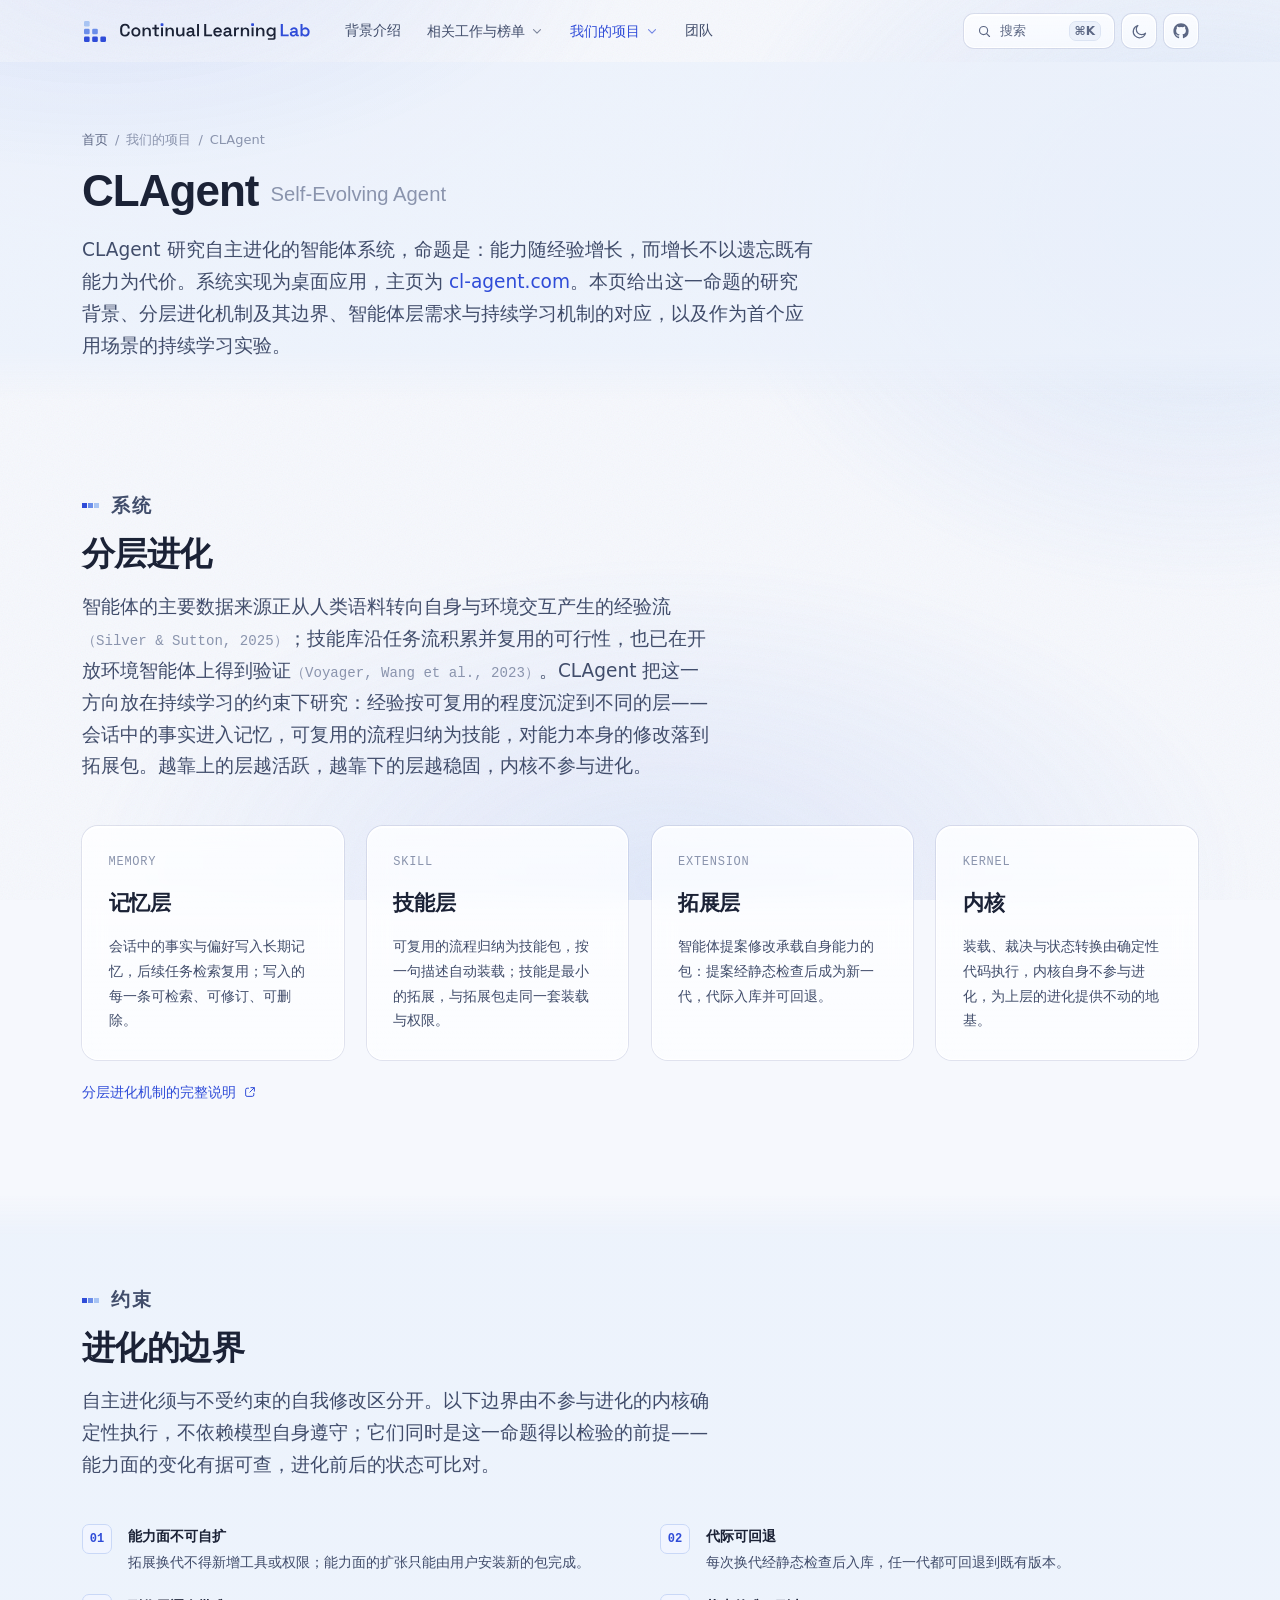
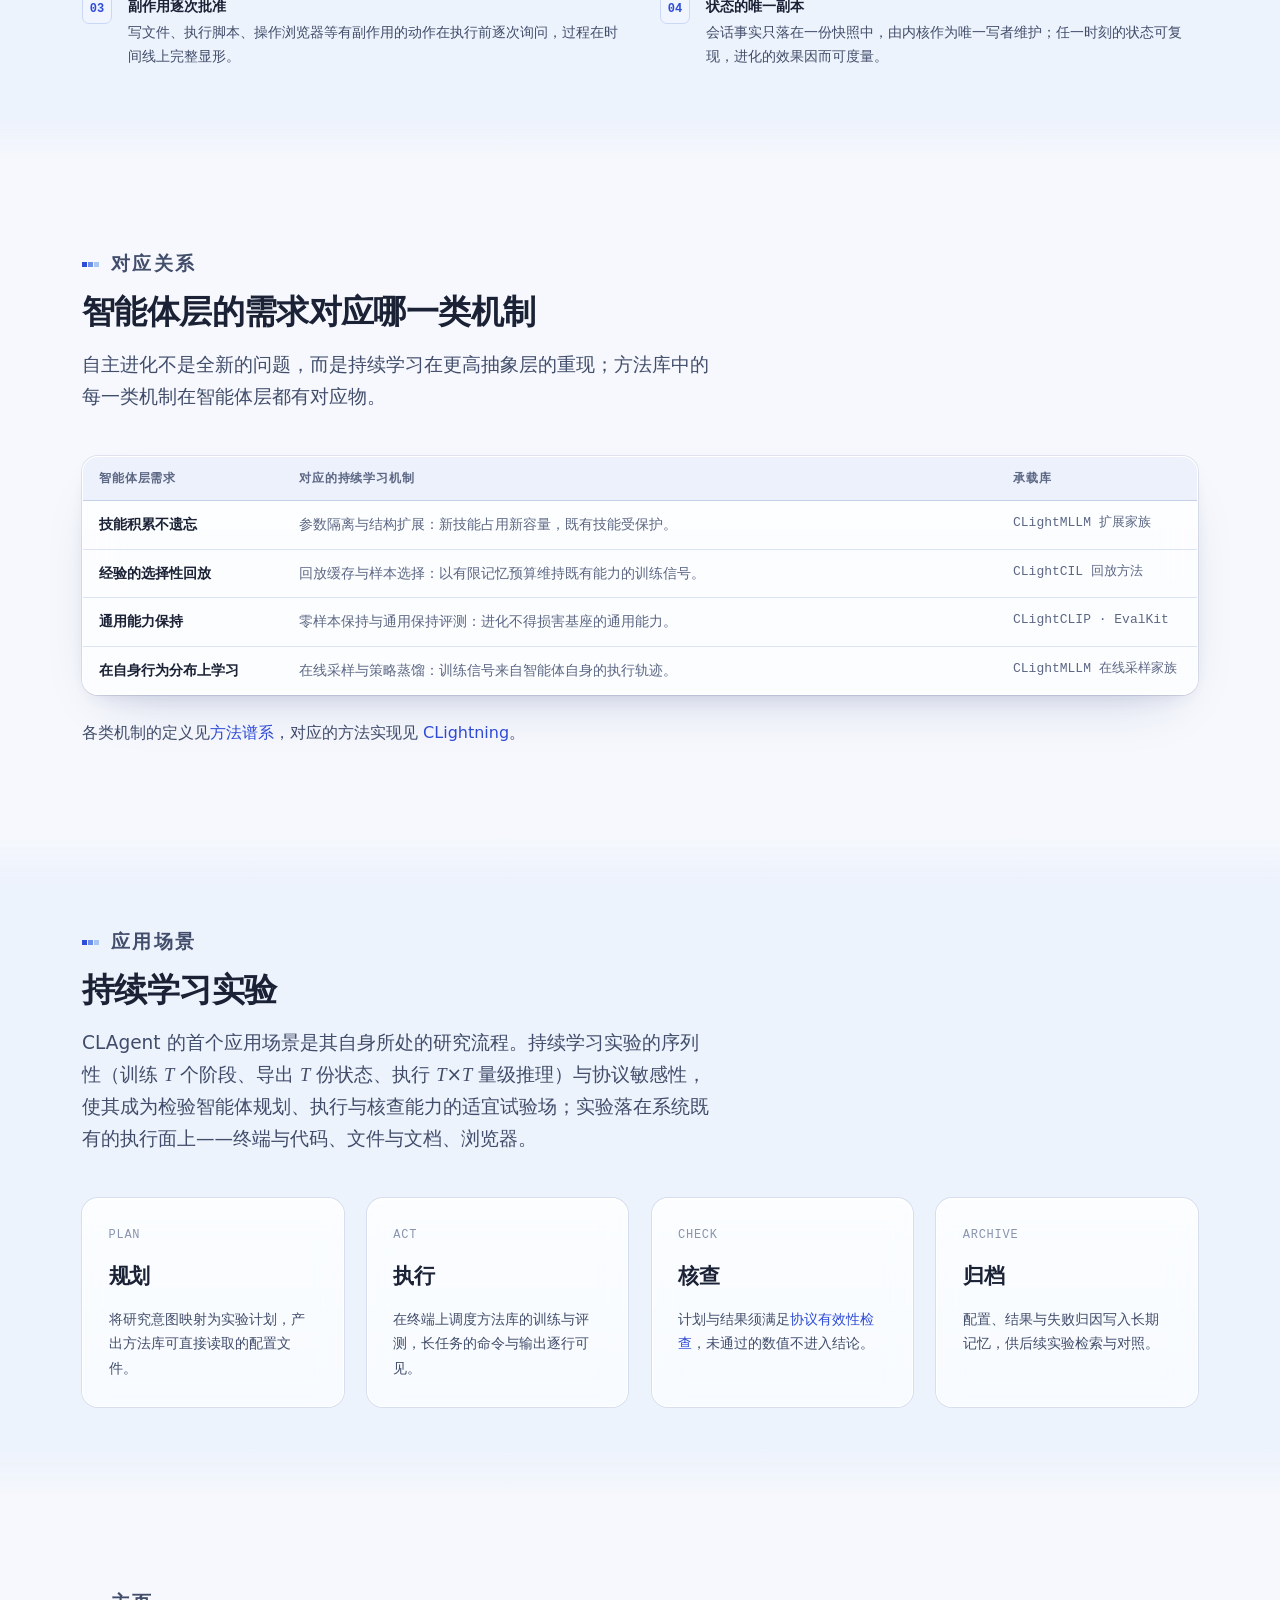
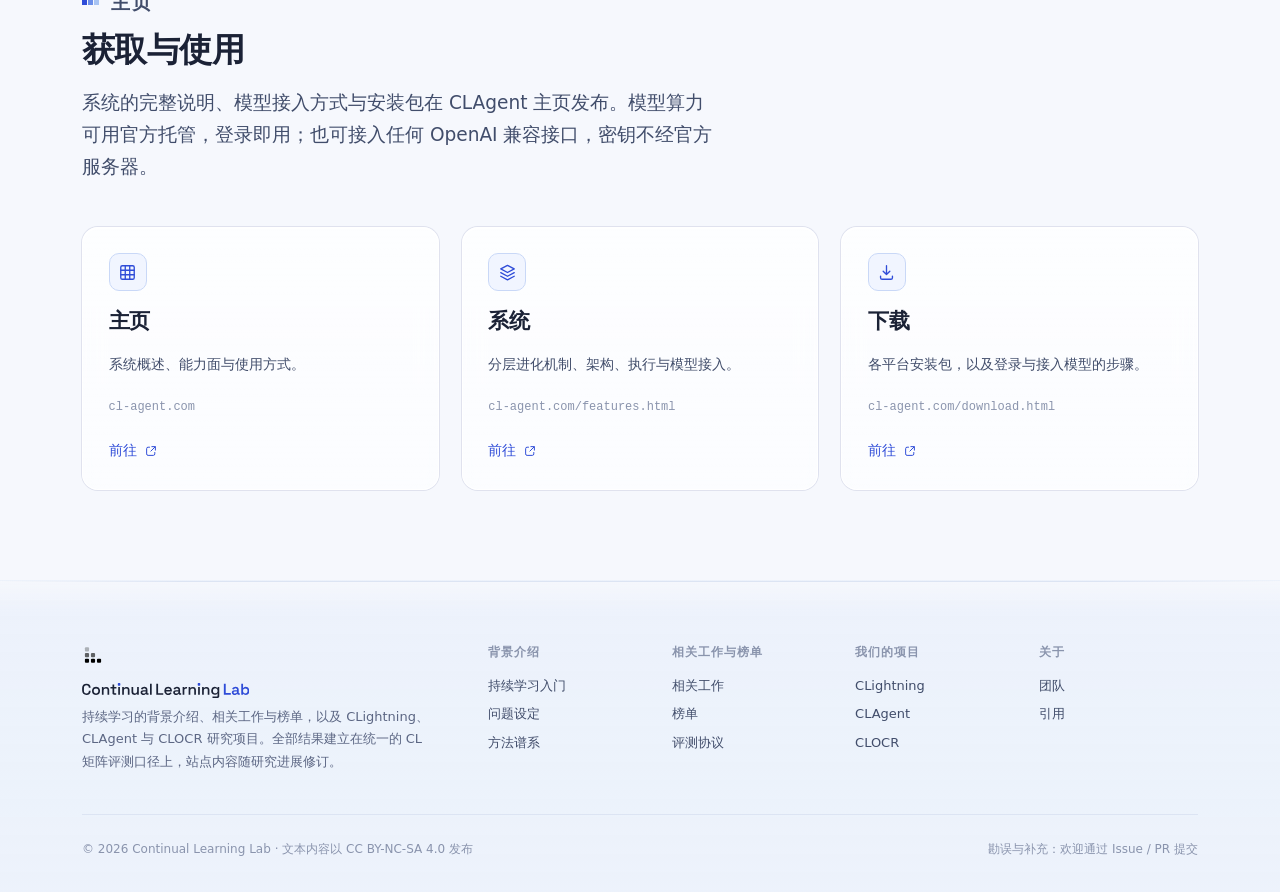
<file: agent/index.html>
<!doctype html>
<html lang="zh-CN">
<head>
<meta charset="utf-8">
<meta name="viewport" content="width=device-width, initial-scale=1, viewport-fit=cover">
<title>CLAgent · Continual Learning Lab</title>
<meta name="description" content="自主进化的智能体系统：分层进化机制及其边界、智能体层需求与持续学习机制的对应，以及主页 cl-agent.com 与应用的获取。">
<meta property="og:title" content="CLAgent · Continual Learning Lab">
<meta property="og:description" content="自主进化的智能体系统：分层进化机制及其边界、智能体层需求与持续学习机制的对应，以及主页 cl-agent.com 与应用的获取。">
<meta property="og:type" content="website">
<link rel="icon" href="data:image/svg+xml,<svg xmlns='http://www.w3.org/2000/svg' viewBox='1 0.4 18 17.2'><rect x='1' y='13' width='4.6' height='4.6' rx='1.1' fill='%232F4CD8'/><rect x='7.7' y='13' width='4.6' height='4.6' rx='1.1' fill='%232F4CD8'/><rect x='14.4' y='13' width='4.6' height='4.6' rx='1.1' fill='%232F4CD8'/><rect x='1' y='6.7' width='4.6' height='4.6' rx='1.1' fill='%236B8EE9'/><rect x='7.7' y='6.7' width='4.6' height='4.6' rx='1.1' fill='%236B8EE9'/><rect x='1' y='.4' width='4.6' height='4.6' rx='1.1' fill='%23A8C4F3'/></svg>">
<link rel="stylesheet" href="../assets/site.css?v=f74bf9b9">
<script>
  // 在首次绘制前定主题，避免闪白
  (() => {
    try {
      const saved = localStorage.getItem('cl-theme');
      if (saved === 'dark' || saved === 'light') document.documentElement.dataset.theme = saved;
    } catch (e) { /* 隐私模式下 localStorage 不可用 */ }
  })();
</script>
</head>
<body data-nav="agent" data-base="../">

<!-- 氛围层：整页身后的辉光与颗粒，玻璃靠它显形 -->
<div class="aura" aria-hidden="true"></div>

<a class="skip" href="#main">跳到主要内容</a>

<svg class="sprite" aria-hidden="true" focusable="false">
  <symbol id="i-arrow" viewBox="0 0 24 24" fill="none" stroke="currentColor" stroke-width="1.75" stroke-linecap="round" stroke-linejoin="round">
    <path d="M4.5 12h15M13 5.5l6.5 6.5-6.5 6.5"/>
  </symbol>
  <symbol id="i-chevron" viewBox="0 0 24 24" fill="none" stroke="currentColor" stroke-width="1.9" stroke-linecap="round" stroke-linejoin="round">
    <path d="M6 9.5l6 6 6-6"/>
  </symbol>
  <symbol id="i-search" viewBox="0 0 24 24" fill="none" stroke="currentColor" stroke-width="1.85" stroke-linecap="round" stroke-linejoin="round">
    <circle cx="10.5" cy="10.5" r="6.5"/><path d="M15.4 15.4L20 20"/>
  </symbol>
  <symbol id="i-sun" viewBox="0 0 24 24" fill="none" stroke="currentColor" stroke-width="1.75" stroke-linecap="round" stroke-linejoin="round">
    <circle cx="12" cy="12" r="4.2"/>
    <path d="M12 2.5v2.2M12 19.3v2.2M4.2 4.2l1.6 1.6M18.2 18.2l1.6 1.6M2.5 12h2.2M19.3 12h2.2M4.2 19.8l1.6-1.6M18.2 5.8l1.6-1.6"/>
  </symbol>
  <symbol id="i-moon" viewBox="0 0 24 24" fill="none" stroke="currentColor" stroke-width="1.75" stroke-linecap="round" stroke-linejoin="round">
    <path d="M20.5 14.3A8.8 8.8 0 1 1 9.7 3.5a7 7 0 0 0 10.8 10.8Z"/>
  </symbol>
  <symbol id="i-menu" viewBox="0 0 24 24" fill="none" stroke="currentColor" stroke-width="1.9" stroke-linecap="round">
    <path d="M3.5 7h17M3.5 12h17M3.5 17h17"/>
  </symbol>
  <symbol id="i-close" viewBox="0 0 24 24" fill="none" stroke="currentColor" stroke-width="1.9" stroke-linecap="round">
    <path d="M6 6l12 12M18 6L6 18"/>
  </symbol>
  <symbol id="i-copy" viewBox="0 0 24 24" fill="none" stroke="currentColor" stroke-width="1.7" stroke-linecap="round" stroke-linejoin="round">
    <rect x="8.5" y="8.5" width="11" height="11" rx="2.2"/>
    <path d="M15.5 5.5A2 2 0 0 0 13.5 4h-7a2.5 2.5 0 0 0-2.5 2.5v7a2 2 0 0 0 1.5 1.94"/>
  </symbol>
  <symbol id="i-check" viewBox="0 0 24 24" fill="none" stroke="currentColor" stroke-width="2" stroke-linecap="round" stroke-linejoin="round">
    <path d="M4.5 12.5l5 5 10-11"/>
  </symbol>
  <symbol id="i-github" viewBox="0 0 24 24" fill="currentColor">
    <path d="M12 .5C5.7.5.6 5.6.6 11.9c0 5.05 3.27 9.33 7.81 10.84.57.11.78-.25.78-.55 0-.27-.01-1.17-.02-2.12-3.18.69-3.85-1.35-3.85-1.35-.52-1.32-1.27-1.67-1.27-1.67-1.04-.71.08-.7.08-.7 1.15.08 1.75 1.18 1.75 1.18 1.02 1.75 2.68 1.24 3.33.95.1-.74.4-1.24.72-1.53-2.54-.29-5.21-1.27-5.21-5.65 0-1.25.45-2.27 1.17-3.07-.12-.29-.51-1.45.11-3.03 0 0 .96-.31 3.15 1.17a10.9 10.9 0 0 1 5.74 0c2.18-1.48 3.14-1.17 3.14-1.17.62 1.58.23 2.74.12 3.03.73.8 1.17 1.82 1.17 3.07 0 4.39-2.68 5.36-5.23 5.64.41.36.78 1.06.78 2.13 0 1.54-.01 2.79-.01 3.16 0 .31.2.67.79.55a11.42 11.42 0 0 0 7.8-10.84C23.4 5.6 18.3.5 12 .5Z"/>
  </symbol>
  <symbol id="i-ext" viewBox="0 0 24 24" fill="none" stroke="currentColor" stroke-width="1.7" stroke-linecap="round" stroke-linejoin="round">
    <path d="M13.5 4.5h6v6M19 5l-7.2 7.2M9.5 5.5H7A2.5 2.5 0 0 0 4.5 8v9A2.5 2.5 0 0 0 7 19.5h9a2.5 2.5 0 0 0 2.5-2.5v-2.5"/>
  </symbol>
  <symbol id="i-download" viewBox="0 0 24 24" fill="none" stroke="currentColor" stroke-width="1.7" stroke-linecap="round" stroke-linejoin="round">
    <path d="M12 3.5v11M7.8 10.3 12 14.5l4.2-4.2M4.5 16.5v2A2 2 0 0 0 6.5 20.5h11a2 2 0 0 0 2-2v-2"/>
  </symbol>
  <symbol id="i-book" viewBox="0 0 24 24" fill="none" stroke="currentColor" stroke-width="1.7" stroke-linecap="round" stroke-linejoin="round">
    <path d="M4 4.8A1.8 1.8 0 0 1 5.8 3H11v16H5.8A1.8 1.8 0 0 0 4 20.8V4.8ZM20 4.8A1.8 1.8 0 0 0 18.2 3H13v16h5.2a1.8 1.8 0 0 1 1.8 1.8V4.8Z"/>
  </symbol>
  <symbol id="i-grid" viewBox="0 0 24 24" fill="none" stroke="currentColor" stroke-width="1.7" stroke-linecap="round" stroke-linejoin="round">
    <rect x="3.5" y="3.5" width="17" height="17" rx="2"/>
    <path d="M3.5 9.17h17M3.5 14.83h17M9.17 3.5v17M14.83 3.5v17"/>
  </symbol>
  <symbol id="i-layers" viewBox="0 0 24 24" fill="none" stroke="currentColor" stroke-width="1.7" stroke-linecap="round" stroke-linejoin="round">
    <path d="M12 3l8.5 4.5L12 12 3.5 7.5 12 3ZM3.5 12.2 12 16.7l8.5-4.5M3.5 16.7 12 21.2l8.5-4.5"/>
  </symbol>
  <symbol id="i-chart" viewBox="0 0 24 24" fill="none" stroke="currentColor" stroke-width="1.7" stroke-linecap="round" stroke-linejoin="round">
    <path d="M4 20V4M4 20h16M8 20v-6M12.7 20V9M17.3 20v-9.5"/>
  </symbol>
  <symbol id="i-terminal" viewBox="0 0 24 24" fill="none" stroke="currentColor" stroke-width="1.7" stroke-linecap="round" stroke-linejoin="round">
    <rect x="3" y="4.5" width="18" height="15" rx="2.2"/><path d="M7.5 10l3 2.8-3 2.8M13 15.8h4"/>
  </symbol>
  <symbol id="i-flask" viewBox="0 0 24 24" fill="none" stroke="currentColor" stroke-width="1.7" stroke-linecap="round" stroke-linejoin="round">
    <path d="M9.5 3v6.2L4.6 17.4A2 2 0 0 0 6.3 20.5h11.4a2 2 0 0 0 1.7-3.1L14.5 9.2V3M8 3h8M7.2 14.5h9.6"/>
  </symbol>
  <symbol id="i-doc" viewBox="0 0 24 24" fill="none" stroke="currentColor" stroke-width="1.7" stroke-linecap="round" stroke-linejoin="round">
    <path d="M13.5 3H7a2 2 0 0 0-2 2v14a2 2 0 0 0 2 2h10a2 2 0 0 0 2-2V8.5L13.5 3Z"/>
    <path d="M13.3 3.2v5.3H19M8.8 13h6.4M8.8 16.7h4.4"/>
  </symbol>
  <symbol id="i-repeat" viewBox="0 0 24 24" fill="none" stroke="currentColor" stroke-width="1.7" stroke-linecap="round" stroke-linejoin="round">
    <path d="M4 11.5A7.5 7.5 0 0 1 17.4 6.8M20 12.5A7.5 7.5 0 0 1 6.6 17.2"/>
    <path d="M17.6 3.4v3.6H14M6.4 20.6V17H10"/>
  </symbol>
</svg>
<header class="site-head" id="site-head">
  <div class="shell head-inner">

    <a class="brand" href="../" aria-label="CLAgent · Continual Learning Lab 首页">
      <span class="brand-mark" aria-hidden="true">
        <svg viewBox="1 0.4 18 17.2" width="22" height="21">
          <rect class="m-deep" x="1"    y="13"  width="4.6" height="4.6" rx="1.1"/>
          <rect class="m-deep" x="7.7"  y="13"  width="4.6" height="4.6" rx="1.1"/>
          <rect class="m-deep" x="14.4" y="13"  width="4.6" height="4.6" rx="1.1"/>
          <rect class="m-mid"  x="1"    y="6.7" width="4.6" height="4.6" rx="1.1"/>
          <rect class="m-mid"  x="7.7"  y="6.7" width="4.6" height="4.6" rx="1.1"/>
          <rect class="m-lite" x="1"    y=".4"  width="4.6" height="4.6" rx="1.1"/>
        </svg>
      </span>
      <svg class="wordmark" viewBox="45 -756 10761 964" aria-hidden="true" focusable="false">
        <path class="wm-main" d="M332 14Q204 14 129 -58Q53 -131 53 -267V-433Q53 -569 129 -642Q204 -714 332 -714Q460 -714 529 -644Q598 -574 598 -452V-446H484V-456Q484 -524 447 -567Q410 -611 332 -611Q256 -611 212 -564Q169 -517 169 -435V-265Q169 -184 212 -137Q256 -89 332 -89Q410 -89 447 -133Q484 -177 484 -244V-262H598V-248Q598 -126 529 -56Q460 14 332 14Z M946 14Q872 14 814 -16Q756 -47 723 -104Q689 -160 689 -239V-254Q689 -333 723 -390Q756 -447 814 -477Q872 -508 946 -508Q1020 -508 1078 -477Q1136 -447 1169 -390Q1203 -333 1203 -254V-239Q1203 -160 1169 -104Q1136 -47 1078 -16Q1020 14 946 14ZM946 -84Q1011 -84 1052 -125Q1093 -167 1093 -242V-252Q1093 -326 1052 -368Q1012 -410 946 -410Q881 -410 840 -368Q799 -326 799 -252V-242Q799 -167 840 -125Q881 -84 946 -84Z M1323 0V-494H1431V-422H1448Q1461 -452 1496 -477Q1531 -502 1601 -502Q1658 -502 1701 -477Q1745 -451 1769 -405Q1794 -359 1794 -296V0H1684V-287Q1684 -349 1654 -379Q1623 -409 1568 -409Q1506 -409 1470 -368Q1433 -326 1433 -250V0Z M2107 0Q2060 0 2033 -28Q2005 -56 2005 -103V-402H1873V-494H2005V-654H2115V-494H2259V-402H2115V-122Q2115 -92 2143 -92H2244V0Z M2373 0V-494H2483V0Z M2628 0V-494H2736V-422H2753Q2766 -452 2801 -477Q2836 -502 2906 -502Q2963 -502 3006 -477Q3050 -451 3074 -405Q3099 -359 3099 -296V0H2989V-287Q2989 -349 2959 -379Q2928 -409 2873 -409Q2811 -409 2775 -368Q2738 -326 2738 -250V0Z M3420 8Q3363 8 3320 -17Q3276 -42 3251 -89Q3227 -135 3227 -198V-494H3337V-206Q3337 -144 3367 -115Q3398 -85 3453 -85Q3515 -85 3551 -126Q3588 -167 3588 -244V-494H3697V0H3590V-71H3573Q3560 -43 3525 -17Q3490 8 3420 8Z M3995 14Q3943 14 3901 -4Q3859 -23 3835 -58Q3810 -93 3810 -143Q3810 -194 3835 -227Q3859 -261 3902 -278Q3945 -296 3999 -296H4146V-326Q4146 -367 4121 -392Q4096 -417 4043 -417Q3992 -417 3966 -393Q3939 -369 3931 -331L3829 -364Q3841 -404 3867 -436Q3894 -468 3938 -488Q3982 -508 4045 -508Q4142 -508 4197 -459Q4252 -410 4252 -319V-121Q4252 -91 4280 -91H4322V0H4243Q4207 0 4185 -18Q4162 -36 4162 -67V-69H4146Q4139 -55 4124 -35Q4108 -15 4077 -1Q4047 14 3995 14ZM4013 -76Q4072 -76 4109 -110Q4146 -144 4146 -201V-212H4006Q3967 -212 3944 -195Q3920 -178 3920 -146Q3920 -114 3945 -95Q3969 -76 4013 -76Z M4415 0V-700H4525V0Z M4820 0V-700H4935V-105H5267V0Z M5587 14Q5513 14 5456 -18Q5400 -49 5369 -106Q5337 -164 5337 -241V-253Q5337 -330 5368 -387Q5399 -445 5455 -476Q5511 -508 5584 -508Q5655 -508 5709 -476Q5763 -445 5793 -388Q5823 -331 5823 -256V-216H5449Q5451 -155 5491 -119Q5531 -82 5590 -82Q5647 -82 5675 -107Q5703 -132 5717 -164L5808 -118Q5794 -90 5768 -59Q5741 -29 5698 -7Q5654 14 5587 14ZM5450 -299H5711Q5707 -351 5673 -381Q5638 -411 5583 -411Q5527 -411 5492 -381Q5458 -351 5450 -299Z M6092 14Q6040 14 5998 -4Q5956 -23 5932 -58Q5907 -93 5907 -143Q5907 -194 5932 -227Q5956 -261 5999 -278Q6042 -296 6096 -296H6243V-326Q6243 -367 6218 -392Q6193 -417 6140 -417Q6089 -417 6063 -393Q6036 -369 6028 -331L5926 -364Q5938 -404 5964 -436Q5991 -468 6035 -488Q6079 -508 6142 -508Q6239 -508 6294 -459Q6349 -410 6349 -319V-121Q6349 -91 6377 -91H6419V0H6340Q6304 0 6282 -18Q6259 -36 6259 -67V-69H6243Q6236 -55 6221 -35Q6205 -15 6174 -1Q6144 14 6092 14ZM6110 -76Q6169 -76 6206 -110Q6243 -144 6243 -201V-212H6103Q6064 -212 6041 -195Q6017 -178 6017 -146Q6017 -114 6042 -95Q6066 -76 6110 -76Z M6512 0V-494H6620V-436H6637Q6649 -467 6674 -481Q6700 -496 6738 -496H6797V-397H6735Q6685 -397 6654 -370Q6622 -344 6622 -287V0Z M6897 0V-494H7005V-422H7022Q7035 -452 7070 -477Q7105 -502 7175 -502Q7232 -502 7275 -477Q7319 -451 7343 -405Q7368 -359 7368 -296V0H7258V-287Q7258 -349 7228 -379Q7197 -409 7142 -409Q7080 -409 7044 -368Q7007 -326 7007 -250V0Z M7508 0V-494H7618V0Z M7763 0V-494H7871V-422H7888Q7901 -452 7936 -477Q7971 -502 8041 -502Q8098 -502 8141 -477Q8185 -451 8209 -405Q8234 -359 8234 -296V0H8124V-287Q8124 -349 8094 -379Q8063 -409 8008 -409Q7946 -409 7910 -368Q7873 -326 7873 -250V0Z M8350 -245V-260Q8350 -338 8382 -393Q8413 -448 8465 -478Q8516 -508 8578 -508Q8649 -508 8687 -482Q8724 -456 8741 -426H8758V-494H8865V97Q8865 144 8838 172Q8810 200 8763 200H8431V104H8727Q8756 104 8756 74V-75H8739Q8728 -57 8709 -39Q8690 -21 8658 -9Q8626 3 8578 3Q8516 3 8464 -27Q8412 -56 8381 -112Q8350 -167 8350 -245ZM8609 -93Q8673 -93 8715 -134Q8757 -175 8757 -248V-257Q8757 -331 8716 -371Q8674 -411 8609 -411Q8545 -411 8503 -371Q8461 -331 8461 -257V-248Q8461 -175 8503 -134Q8545 -93 8609 -93Z"/>
        <path class="wm-dot" d="M2389 -748h78a42 42 0 0 1 42 42v78a42 42 0 0 1 -42 42h-78a42 42 0 0 1 -42 -42v-78a42 42 0 0 1 42 -42z M7524 -748h78a42 42 0 0 1 42 42v78a42 42 0 0 1 -42 42h-78a42 42 0 0 1 -42 -42v-78a42 42 0 0 1 42 -42z"/>
        <path class="wm-lab" d="M9161 0V-700H9282V-109H9610V0Z M9859 14Q9807 14 9765 -4Q9723 -23 9698 -58Q9674 -93 9674 -144Q9674 -194 9698 -228Q9723 -262 9766 -280Q9809 -297 9864 -297H10007V-327Q10007 -366 9983 -390Q9959 -415 9908 -415Q9858 -415 9833 -391Q9807 -368 9799 -331L9693 -366Q9705 -405 9732 -437Q9758 -469 9802 -489Q9846 -508 9910 -508Q10007 -508 10063 -459Q10118 -411 10118 -319V-125Q10118 -95 10146 -95H10188V0H10107Q10071 0 10048 -18Q10025 -36 10025 -67V-69H10008Q10002 -55 9987 -35Q9972 -15 9941 -1Q9911 14 9859 14ZM9878 -80Q9935 -80 9971 -112Q10007 -145 10007 -200V-210H9871Q9834 -210 9811 -194Q9788 -178 9788 -147Q9788 -117 9812 -98Q9836 -80 9878 -80Z M10573 14Q10503 14 10466 -10Q10428 -35 10411 -65H10394V0H10281V-700H10396V-432H10413Q10424 -452 10443 -469Q10463 -486 10494 -497Q10526 -508 10573 -508Q10634 -508 10685 -479Q10736 -449 10767 -392Q10798 -335 10798 -255V-239Q10798 -159 10767 -102Q10736 -45 10685 -16Q10633 14 10573 14ZM10539 -86Q10601 -86 10642 -126Q10683 -167 10683 -242V-252Q10683 -328 10643 -368Q10602 -408 10539 -408Q10477 -408 10435 -368Q10394 -328 10394 -252V-242Q10394 -167 10435 -126Q10477 -86 10539 -86Z"/>
      </svg>
      <span class="sr-only">Continual Learning Lab</span>
    </a>

    <nav class="head-nav" aria-label="主导航">
      <a class="nav-link" data-nav-key="learn" href="../learn">背景介绍</a>

      <div class="nav-group">
        <button type="button" class="nav-link nav-trigger" data-nav-key="works evaluation leaderboard"
                aria-expanded="false" aria-controls="menu-eval">
          相关工作与榜单<svg class="ic caret" width="14" height="14" aria-hidden="true"><use href="#i-chevron"/></svg>
        </button>
        <div class="nav-menu" id="menu-eval" hidden>
          <div class="nav-menu-grid one-col">
            <a href="../works">
              <svg class="ic" width="18" height="18" aria-hidden="true"><use href="#i-book"/></svg>
              <b>相关工作</b><span>方法、奠基文献、综述、基准与工具库</span>
            </a>
            <a href="../leaderboard">
              <svg class="ic" width="18" height="18" aria-hidden="true"><use href="#i-chart"/></svg>
              <b>榜单</b><span>各问题设定下的评测口径与结果表</span>
            </a>
            <a href="../evaluation">
              <svg class="ic" width="18" height="18" aria-hidden="true"><use href="#i-grid"/></svg>
              <b>评测协议</b><span>榜单的统一口径与有效性检查</span>
            </a>
          </div>
        </div>
      </div>

      <div class="nav-group">
        <button type="button" class="nav-link nav-trigger" data-nav-key="libraries agent"
                aria-expanded="false" aria-controls="menu-proj">
          我们的项目<svg class="ic caret" width="14" height="14" aria-hidden="true"><use href="#i-chevron"/></svg>
        </button>
        <div class="nav-menu" id="menu-proj" hidden>
          <div class="nav-menu-grid one-col">
            <a href="../libraries">
              <svg class="ic" width="18" height="18" aria-hidden="true"><use href="#i-flask"/></svg>
              <b>CLightning</b><span>类别增量、域增量与持续指令微调方法库</span>
            </a>
            <a href="../agent">
              <svg class="ic" width="18" height="18" aria-hidden="true"><use href="#i-terminal"/></svg>
              <b>CLAgent</b><span>以持续学习为核心能力的自进化智能体系统</span>
            </a>
            <a href="../ocr">
              <svg class="ic" width="18" height="18" aria-hidden="true"><use href="#i-doc"/></svg>
              <b>CLOCR</b><span>版式、语种与年代漂移下的文字识别持续学习</span>
            </a>
          </div>
        </div>
      </div>

      <a class="nav-link" data-nav-key="team" href="../team">团队</a>
    </nav>

    <div class="head-tools">
      <button type="button" class="tool search-tool" id="search-open" aria-label="全站检索">
        <svg class="ic" width="15" height="15" aria-hidden="true"><use href="#i-search"/></svg>
        <span>搜索</span><kbd>⌘K</kbd>
      </button>
      <button type="button" class="tool icon-only" id="theme-toggle" aria-label="切换配色主题">
        <svg class="ic only-light" width="17" height="17" aria-hidden="true"><use href="#i-moon"/></svg>
        <svg class="ic only-dark" width="17" height="17" aria-hidden="true"><use href="#i-sun"/></svg>
      </button>
      <a class="tool icon-only repo" href="#" title="仓库地址待发布" aria-label="GitHub 仓库（待发布）">
        <svg class="ic" width="16" height="16" aria-hidden="true"><use href="#i-github"/></svg>
      </a>
      <button type="button" class="tool icon-only menu-toggle" id="menu-toggle"
              aria-label="打开导航菜单" aria-expanded="false" aria-controls="mobile-nav">
        <svg class="ic only-closed" width="19" height="19" aria-hidden="true"><use href="#i-menu"/></svg>
        <svg class="ic only-open" width="19" height="19" aria-hidden="true"><use href="#i-close"/></svg>
      </button>
    </div>
  </div>

  <nav class="mobile-nav" id="mobile-nav" aria-label="移动端导航" hidden>
    <div class="shell">
      <p class="m-group">背景介绍</p>
      <a href="../learn">持续学习入门</a>
      <p class="m-group">相关工作与榜单</p>
      <a href="../works">相关工作</a>
      <a href="../leaderboard">榜单</a>
      <a href="../evaluation">评测协议</a>
      <p class="m-group">我们的项目</p>
      <a href="../libraries">CLightning</a>
      <a href="../agent">CLAgent</a>
      <a href="../ocr">CLOCR</a>
      <p class="m-group">关于</p>
      <a href="../team">团队</a>
    </div>
  </nav>
</header>

<main id="main">
<section class="page-head">
  <div class="shell">
    <p class="crumb"><a href="../">首页</a><span>/</span><span>我们的项目</span><span>/</span><span>CLAgent</span></p>
    <h1>CLAgent<span class="en">Self-Evolving Agent</span></h1>
    <p class="lede">CLAgent 研究自主进化的智能体系统，命题是：能力随经验增长，而增长不以遗忘既有能力为代价。系统实现为桌面应用，主页为 <a href="https://cl-agent.com" target="_blank" rel="noopener">cl-agent.com</a>。本页给出这一命题的研究背景、分层进化机制及其边界、智能体层需求与持续学习机制的对应，以及作为首个应用场景的持续学习实验。</p>
  </div>
</section>

<section class="section">
  <div class="shell">
    <div class="sec-head">
      <p class="eyebrow">系统</p>
      <h2>分层进化</h2>
      <p>智能体的主要数据来源正从人类语料转向自身与环境交互产生的经验流<i class="cite">（Silver &amp; Sutton, 2025）</i>；技能库沿任务流积累并复用的可行性，也已在开放环境智能体上得到验证<i class="cite">（Voyager, Wang et al., 2023）</i>。CLAgent 把这一方向放在持续学习的约束下研究：经验按可复用的程度沉淀到不同的层——会话中的事实进入记忆，可复用的流程归纳为技能，对能力本身的修改落到拓展包。越靠上的层越活跃，越靠下的层越稳固，内核不参与进化。</p>
    </div>

    <div class="grid grid-4">
      <div class="card card--hover" data-reveal>
        <span class="stage-k">MEMORY</span>
        <b class="card-title">记忆层</b>
        <p>会话中的事实与偏好写入长期记忆，后续任务检索复用；写入的每一条可检索、可修订、可删除。</p>
      </div>
      <div class="card card--hover" data-reveal>
        <span class="stage-k">SKILL</span>
        <b class="card-title">技能层</b>
        <p>可复用的流程归纳为技能包，按一句描述自动装载；技能是最小的拓展，与拓展包走同一套装载与权限。</p>
      </div>
      <div class="card card--hover" data-reveal>
        <span class="stage-k">EXTENSION</span>
        <b class="card-title">拓展层</b>
        <p>智能体提案修改承载自身能力的包：提案经静态检查后成为新一代，代际入库并可回退。</p>
      </div>
      <div class="card card--hover" data-reveal>
        <span class="stage-k">KERNEL</span>
        <b class="card-title">内核</b>
        <p>装载、裁决与状态转换由确定性代码执行，内核自身不参与进化，为上层的进化提供不动的地基。</p>
      </div>
    </div>

    <div class="link-row">
      <a class="arrow-link" href="https://cl-agent.com/features.html" target="_blank" rel="noopener">分层进化机制的完整说明<svg class="ic" width="14" height="14" aria-hidden="true"><use href="#i-ext"/></svg></a>
    </div>
  </div>
</section>

<section class="section section--tint">
  <div class="shell">
    <div class="sec-head">
      <p class="eyebrow">约束</p>
      <h2>进化的边界</h2>
      <p>自主进化须与不受约束的自我修改区分开。以下边界由不参与进化的内核确定性执行，不依赖模型自身遵守；它们同时是这一命题得以检验的前提——能力面的变化有据可查，进化前后的状态可比对。</p>
    </div>

    <ol class="steps steps--wide">
      <li><div><b>能力面不可自扩</b><p>拓展换代不得新增工具或权限；能力面的扩张只能由用户安装新的包完成。</p></div></li>
      <li><div><b>代际可回退</b><p>每次换代经静态检查后入库，任一代都可回退到既有版本。</p></div></li>
      <li><div><b>副作用逐次批准</b><p>写文件、执行脚本、操作浏览器等有副作用的动作在执行前逐次询问，过程在时间线上完整显形。</p></div></li>
      <li><div><b>状态的唯一副本</b><p>会话事实只落在一份快照中，由内核作为唯一写者维护；任一时刻的状态可复现，进化的效果因而可度量。</p></div></li>
    </ol>
  </div>
</section>

<section class="section">
  <div class="shell">
    <div class="sec-head">
      <p class="eyebrow">对应关系</p>
      <h2>智能体层的需求对应哪一类机制</h2>
      <p>自主进化不是全新的问题，而是持续学习在更高抽象层的重现；方法库中的每一类机制在智能体层都有对应物。</p>
    </div>

    <div class="table-scroll">
      <table class="doc">
        <thead><tr><th style="width:200px">智能体层需求</th><th>对应的持续学习机制</th><th style="width:200px">承载库</th></tr></thead>
        <tbody>
          <tr><td><b>技能积累不遗忘</b></td><td class="dim">参数隔离与结构扩展：新技能占用新容量，既有技能受保护。</td><td class="mono">CLightMLLM 扩展家族</td></tr>
          <tr><td><b>经验的选择性回放</b></td><td class="dim">回放缓存与样本选择：以有限记忆预算维持既有能力的训练信号。</td><td class="mono">CLightCIL 回放方法</td></tr>
          <tr><td><b>通用能力保持</b></td><td class="dim">零样本保持与通用保持评测：进化不得损害基座的通用能力。</td><td class="mono">CLightCLIP · EvalKit</td></tr>
          <tr><td><b>在自身行为分布上学习</b></td><td class="dim">在线采样与策略蒸馏：训练信号来自智能体自身的执行轨迹。</td><td class="mono">CLightMLLM 在线采样家族</td></tr>
        </tbody>
      </table>
    </div>

    <p class="prose" style="margin-top:var(--s-6)">各类机制的定义见<a href="../learn#families">方法谱系</a>，对应的方法实现见 <a href="../libraries">CLightning</a>。</p>
  </div>
</section>

<section class="section section--tint">
  <div class="shell">
    <div class="sec-head">
      <p class="eyebrow">应用场景</p>
      <h2>持续学习实验</h2>
      <p>CLAgent 的首个应用场景是其自身所处的研究流程。持续学习实验的序列性（训练 <i class="var">T</i> 个阶段、导出 <i class="var">T</i> 份状态、执行 <i class="var">T</i>×<i class="var">T</i> 量级推理）与协议敏感性，使其成为检验智能体规划、执行与核查能力的适宜试验场；实验落在系统既有的执行面上——终端与代码、文件与文档、浏览器。</p>
    </div>

    <div class="grid grid-4">
      <div class="card" data-reveal><span class="stage-k">PLAN</span><b class="card-title">规划</b><p>将研究意图映射为实验计划，产出方法库可直接读取的配置文件。</p></div>
      <div class="card" data-reveal><span class="stage-k">ACT</span><b class="card-title">执行</b><p>在终端上调度方法库的训练与评测，长任务的命令与输出逐行可见。</p></div>
      <div class="card" data-reveal><span class="stage-k">CHECK</span><b class="card-title">核查</b><p>计划与结果须满足<a href="../evaluation#checks">协议有效性检查</a>，未通过的数值不进入结论。</p></div>
      <div class="card" data-reveal><span class="stage-k">ARCHIVE</span><b class="card-title">归档</b><p>配置、结果与失败归因写入长期记忆，供后续实验检索与对照。</p></div>
    </div>
  </div>
</section>

<section class="section" id="get">
  <div class="shell">
    <div class="sec-head">
      <p class="eyebrow">主页</p>
      <h2>获取与使用</h2>
      <p>系统的完整说明、模型接入方式与安装包在 CLAgent 主页发布。模型算力可用官方托管，登录即用；也可接入任何 OpenAI 兼容接口，密钥不经官方服务器。</p>
    </div>

    <div class="grid grid-3">
      <a class="card" href="https://cl-agent.com" target="_blank" rel="noopener" data-reveal>
        <span class="card-icon"><svg class="ic" width="19" height="19" aria-hidden="true"><use href="#i-grid"/></svg></span>
        <b class="card-title">主页</b>
        <p>系统概述、能力面与使用方式。</p>
        <span class="meta">cl-agent.com</span>
        <span class="arrow-link">前往<svg class="ic" width="14" height="14" aria-hidden="true"><use href="#i-ext"/></svg></span>
      </a>
      <a class="card" href="https://cl-agent.com/features.html" target="_blank" rel="noopener" data-reveal>
        <span class="card-icon"><svg class="ic" width="19" height="19" aria-hidden="true"><use href="#i-layers"/></svg></span>
        <b class="card-title">系统</b>
        <p>分层进化机制、架构、执行与模型接入。</p>
        <span class="meta">cl-agent.com/features.html</span>
        <span class="arrow-link">前往<svg class="ic" width="14" height="14" aria-hidden="true"><use href="#i-ext"/></svg></span>
      </a>
      <a class="card" href="https://cl-agent.com/download.html" target="_blank" rel="noopener" data-reveal>
        <span class="card-icon"><svg class="ic" width="19" height="19" aria-hidden="true"><use href="#i-download"/></svg></span>
        <b class="card-title">下载</b>
        <p>各平台安装包，以及登录与接入模型的步骤。</p>
        <span class="meta">cl-agent.com/download.html</span>
        <span class="arrow-link">前往<svg class="ic" width="14" height="14" aria-hidden="true"><use href="#i-ext"/></svg></span>
      </a>
    </div>
  </div>
</section>

</main>

<footer class="site-foot">
  <div class="shell">
    <div class="foot-top">
      <div class="foot-about">
        <span class="brand-mark sm" aria-hidden="true">
          <svg viewBox="0 0 20 20" width="18" height="18">
            <rect x="1"    y="13"  width="4.6" height="4.6" rx="1.1"/>
            <rect x="7.7"  y="13"  width="4.6" height="4.6" rx="1.1"/>
            <rect x="14.4" y="13"  width="4.6" height="4.6" rx="1.1"/>
            <rect x="1"    y="6.7" width="4.6" height="4.6" rx="1.1" opacity=".6"/>
            <rect x="7.7"  y="6.7" width="4.6" height="4.6" rx="1.1" opacity=".6"/>
            <rect x="1"    y=".4"  width="4.6" height="4.6" rx="1.1" opacity=".28"/>
          </svg>
        </span>
        <p class="foot-name">
          <svg class="wordmark" viewBox="45 -756 10761 964" aria-hidden="true" focusable="false">
            <path class="wm-main" d="M332 14Q204 14 129 -58Q53 -131 53 -267V-433Q53 -569 129 -642Q204 -714 332 -714Q460 -714 529 -644Q598 -574 598 -452V-446H484V-456Q484 -524 447 -567Q410 -611 332 -611Q256 -611 212 -564Q169 -517 169 -435V-265Q169 -184 212 -137Q256 -89 332 -89Q410 -89 447 -133Q484 -177 484 -244V-262H598V-248Q598 -126 529 -56Q460 14 332 14Z M946 14Q872 14 814 -16Q756 -47 723 -104Q689 -160 689 -239V-254Q689 -333 723 -390Q756 -447 814 -477Q872 -508 946 -508Q1020 -508 1078 -477Q1136 -447 1169 -390Q1203 -333 1203 -254V-239Q1203 -160 1169 -104Q1136 -47 1078 -16Q1020 14 946 14ZM946 -84Q1011 -84 1052 -125Q1093 -167 1093 -242V-252Q1093 -326 1052 -368Q1012 -410 946 -410Q881 -410 840 -368Q799 -326 799 -252V-242Q799 -167 840 -125Q881 -84 946 -84Z M1323 0V-494H1431V-422H1448Q1461 -452 1496 -477Q1531 -502 1601 -502Q1658 -502 1701 -477Q1745 -451 1769 -405Q1794 -359 1794 -296V0H1684V-287Q1684 -349 1654 -379Q1623 -409 1568 -409Q1506 -409 1470 -368Q1433 -326 1433 -250V0Z M2107 0Q2060 0 2033 -28Q2005 -56 2005 -103V-402H1873V-494H2005V-654H2115V-494H2259V-402H2115V-122Q2115 -92 2143 -92H2244V0Z M2373 0V-494H2483V0Z M2628 0V-494H2736V-422H2753Q2766 -452 2801 -477Q2836 -502 2906 -502Q2963 -502 3006 -477Q3050 -451 3074 -405Q3099 -359 3099 -296V0H2989V-287Q2989 -349 2959 -379Q2928 -409 2873 -409Q2811 -409 2775 -368Q2738 -326 2738 -250V0Z M3420 8Q3363 8 3320 -17Q3276 -42 3251 -89Q3227 -135 3227 -198V-494H3337V-206Q3337 -144 3367 -115Q3398 -85 3453 -85Q3515 -85 3551 -126Q3588 -167 3588 -244V-494H3697V0H3590V-71H3573Q3560 -43 3525 -17Q3490 8 3420 8Z M3995 14Q3943 14 3901 -4Q3859 -23 3835 -58Q3810 -93 3810 -143Q3810 -194 3835 -227Q3859 -261 3902 -278Q3945 -296 3999 -296H4146V-326Q4146 -367 4121 -392Q4096 -417 4043 -417Q3992 -417 3966 -393Q3939 -369 3931 -331L3829 -364Q3841 -404 3867 -436Q3894 -468 3938 -488Q3982 -508 4045 -508Q4142 -508 4197 -459Q4252 -410 4252 -319V-121Q4252 -91 4280 -91H4322V0H4243Q4207 0 4185 -18Q4162 -36 4162 -67V-69H4146Q4139 -55 4124 -35Q4108 -15 4077 -1Q4047 14 3995 14ZM4013 -76Q4072 -76 4109 -110Q4146 -144 4146 -201V-212H4006Q3967 -212 3944 -195Q3920 -178 3920 -146Q3920 -114 3945 -95Q3969 -76 4013 -76Z M4415 0V-700H4525V0Z M4820 0V-700H4935V-105H5267V0Z M5587 14Q5513 14 5456 -18Q5400 -49 5369 -106Q5337 -164 5337 -241V-253Q5337 -330 5368 -387Q5399 -445 5455 -476Q5511 -508 5584 -508Q5655 -508 5709 -476Q5763 -445 5793 -388Q5823 -331 5823 -256V-216H5449Q5451 -155 5491 -119Q5531 -82 5590 -82Q5647 -82 5675 -107Q5703 -132 5717 -164L5808 -118Q5794 -90 5768 -59Q5741 -29 5698 -7Q5654 14 5587 14ZM5450 -299H5711Q5707 -351 5673 -381Q5638 -411 5583 -411Q5527 -411 5492 -381Q5458 -351 5450 -299Z M6092 14Q6040 14 5998 -4Q5956 -23 5932 -58Q5907 -93 5907 -143Q5907 -194 5932 -227Q5956 -261 5999 -278Q6042 -296 6096 -296H6243V-326Q6243 -367 6218 -392Q6193 -417 6140 -417Q6089 -417 6063 -393Q6036 -369 6028 -331L5926 -364Q5938 -404 5964 -436Q5991 -468 6035 -488Q6079 -508 6142 -508Q6239 -508 6294 -459Q6349 -410 6349 -319V-121Q6349 -91 6377 -91H6419V0H6340Q6304 0 6282 -18Q6259 -36 6259 -67V-69H6243Q6236 -55 6221 -35Q6205 -15 6174 -1Q6144 14 6092 14ZM6110 -76Q6169 -76 6206 -110Q6243 -144 6243 -201V-212H6103Q6064 -212 6041 -195Q6017 -178 6017 -146Q6017 -114 6042 -95Q6066 -76 6110 -76Z M6512 0V-494H6620V-436H6637Q6649 -467 6674 -481Q6700 -496 6738 -496H6797V-397H6735Q6685 -397 6654 -370Q6622 -344 6622 -287V0Z M6897 0V-494H7005V-422H7022Q7035 -452 7070 -477Q7105 -502 7175 -502Q7232 -502 7275 -477Q7319 -451 7343 -405Q7368 -359 7368 -296V0H7258V-287Q7258 -349 7228 -379Q7197 -409 7142 -409Q7080 -409 7044 -368Q7007 -326 7007 -250V0Z M7508 0V-494H7618V0Z M7763 0V-494H7871V-422H7888Q7901 -452 7936 -477Q7971 -502 8041 -502Q8098 -502 8141 -477Q8185 -451 8209 -405Q8234 -359 8234 -296V0H8124V-287Q8124 -349 8094 -379Q8063 -409 8008 -409Q7946 -409 7910 -368Q7873 -326 7873 -250V0Z M8350 -245V-260Q8350 -338 8382 -393Q8413 -448 8465 -478Q8516 -508 8578 -508Q8649 -508 8687 -482Q8724 -456 8741 -426H8758V-494H8865V97Q8865 144 8838 172Q8810 200 8763 200H8431V104H8727Q8756 104 8756 74V-75H8739Q8728 -57 8709 -39Q8690 -21 8658 -9Q8626 3 8578 3Q8516 3 8464 -27Q8412 -56 8381 -112Q8350 -167 8350 -245ZM8609 -93Q8673 -93 8715 -134Q8757 -175 8757 -248V-257Q8757 -331 8716 -371Q8674 -411 8609 -411Q8545 -411 8503 -371Q8461 -331 8461 -257V-248Q8461 -175 8503 -134Q8545 -93 8609 -93Z"/>
            <path class="wm-dot" d="M2389 -748h78a42 42 0 0 1 42 42v78a42 42 0 0 1 -42 42h-78a42 42 0 0 1 -42 -42v-78a42 42 0 0 1 42 -42z M7524 -748h78a42 42 0 0 1 42 42v78a42 42 0 0 1 -42 42h-78a42 42 0 0 1 -42 -42v-78a42 42 0 0 1 42 -42z"/>
            <path class="wm-lab" d="M9161 0V-700H9282V-109H9610V0Z M9859 14Q9807 14 9765 -4Q9723 -23 9698 -58Q9674 -93 9674 -144Q9674 -194 9698 -228Q9723 -262 9766 -280Q9809 -297 9864 -297H10007V-327Q10007 -366 9983 -390Q9959 -415 9908 -415Q9858 -415 9833 -391Q9807 -368 9799 -331L9693 -366Q9705 -405 9732 -437Q9758 -469 9802 -489Q9846 -508 9910 -508Q10007 -508 10063 -459Q10118 -411 10118 -319V-125Q10118 -95 10146 -95H10188V0H10107Q10071 0 10048 -18Q10025 -36 10025 -67V-69H10008Q10002 -55 9987 -35Q9972 -15 9941 -1Q9911 14 9859 14ZM9878 -80Q9935 -80 9971 -112Q10007 -145 10007 -200V-210H9871Q9834 -210 9811 -194Q9788 -178 9788 -147Q9788 -117 9812 -98Q9836 -80 9878 -80Z M10573 14Q10503 14 10466 -10Q10428 -35 10411 -65H10394V0H10281V-700H10396V-432H10413Q10424 -452 10443 -469Q10463 -486 10494 -497Q10526 -508 10573 -508Q10634 -508 10685 -479Q10736 -449 10767 -392Q10798 -335 10798 -255V-239Q10798 -159 10767 -102Q10736 -45 10685 -16Q10633 14 10573 14ZM10539 -86Q10601 -86 10642 -126Q10683 -167 10683 -242V-252Q10683 -328 10643 -368Q10602 -408 10539 -408Q10477 -408 10435 -368Q10394 -328 10394 -252V-242Q10394 -167 10435 -126Q10477 -86 10539 -86Z"/>
          </svg>
          <span class="sr-only">Continual Learning Lab</span>
        </p>
        <p class="foot-desc">
          持续学习的背景介绍、相关工作与榜单，以及 CLightning、CLAgent 与 CLOCR 研究项目。全部结果建立在统一的 CL 矩阵评测口径上，站点内容随研究进展修订。
        </p>
      </div>

      <div class="foot-cols">
        <div>
          <h2>背景介绍</h2>
          <a href="../learn">持续学习入门</a>
          <a href="../learn#settings">问题设定</a>
          <a href="../learn#families">方法谱系</a>
        </div>
        <div>
          <h2>相关工作与榜单</h2>
          <a href="../works">相关工作</a>
          <a href="../leaderboard">榜单</a>
          <a href="../evaluation">评测协议</a>
        </div>
        <div>
          <h2>我们的项目</h2>
          <a href="../libraries">CLightning</a>
          <a href="../agent">CLAgent</a>
          <a href="../ocr">CLOCR</a>
        </div>
        <div>
          <h2>关于</h2>
          <a href="../team">团队</a>
          <a href="../libraries#cite">引用</a>
        </div>
      </div>
    </div>

    <div class="foot-bottom">
      <span>© 2026 Continual Learning Lab · 文本内容以 CC BY-NC-SA 4.0 发布</span>
      <span>勘误与补充：欢迎通过 Issue / PR 提交</span>
    </div>
  </div>
</footer>
<div class="palette" id="palette" hidden>
  <div class="palette-scrim" data-palette-close></div>
  <div class="palette-panel" role="dialog" aria-modal="true" aria-label="全站检索">
    <div class="palette-input">
      <svg class="ic" width="17" height="17" aria-hidden="true"><use href="#i-search"/></svg>
      <input id="palette-input" type="search" placeholder="搜索页面、方法或论文…" autocomplete="off" spellcheck="false"
             role="combobox" aria-expanded="true" aria-controls="palette-list" aria-autocomplete="list">
      <button type="button" class="palette-esc" data-palette-close>esc</button>
    </div>
    <ul class="palette-list" id="palette-list" role="listbox" aria-label="检索结果"></ul>
    <div class="palette-foot">
      <span><kbd>↑</kbd><kbd>↓</kbd> 选择</span>
      <span><kbd>↵</kbd> 打开</span>
      <span><kbd>esc</kbd> 关闭</span>
    </div>
  </div>
</div>

<script src="../assets/site.js?v=a037c3d1" defer></script>

</body>
</html>
</file>
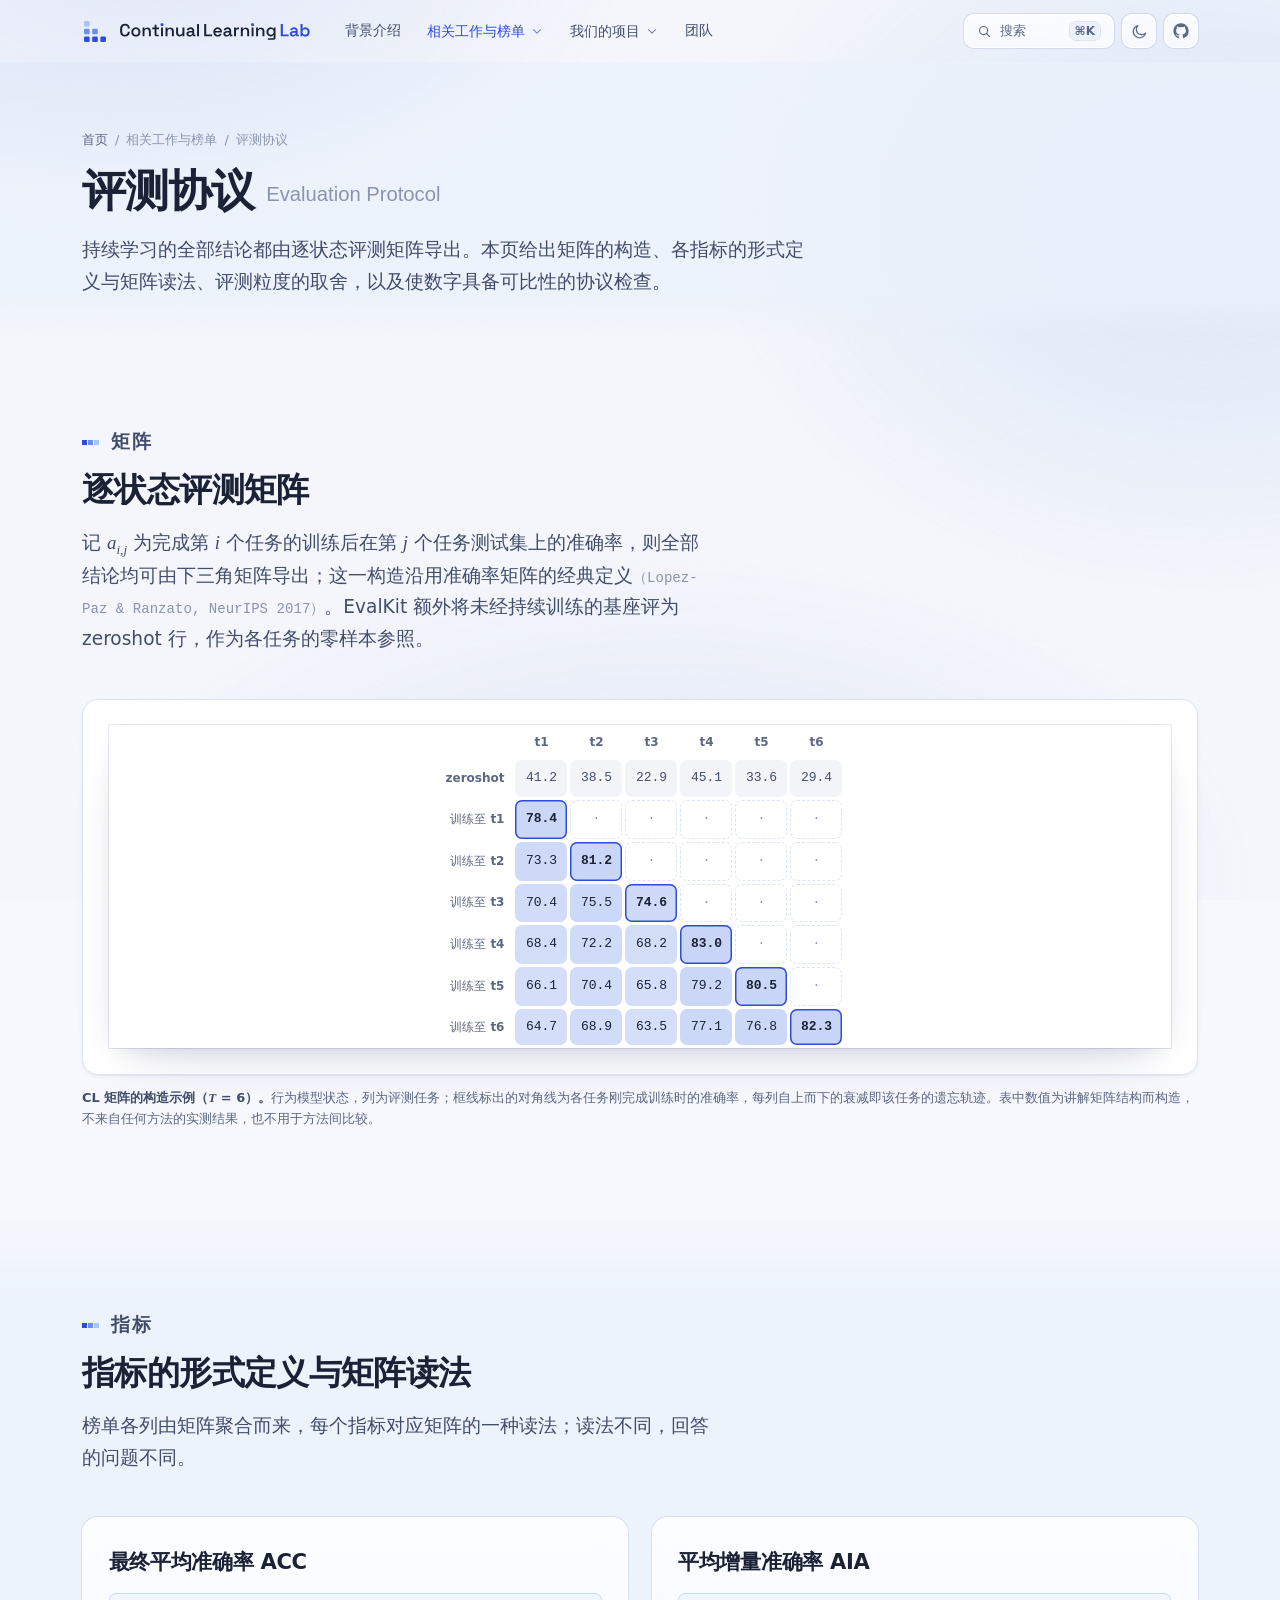
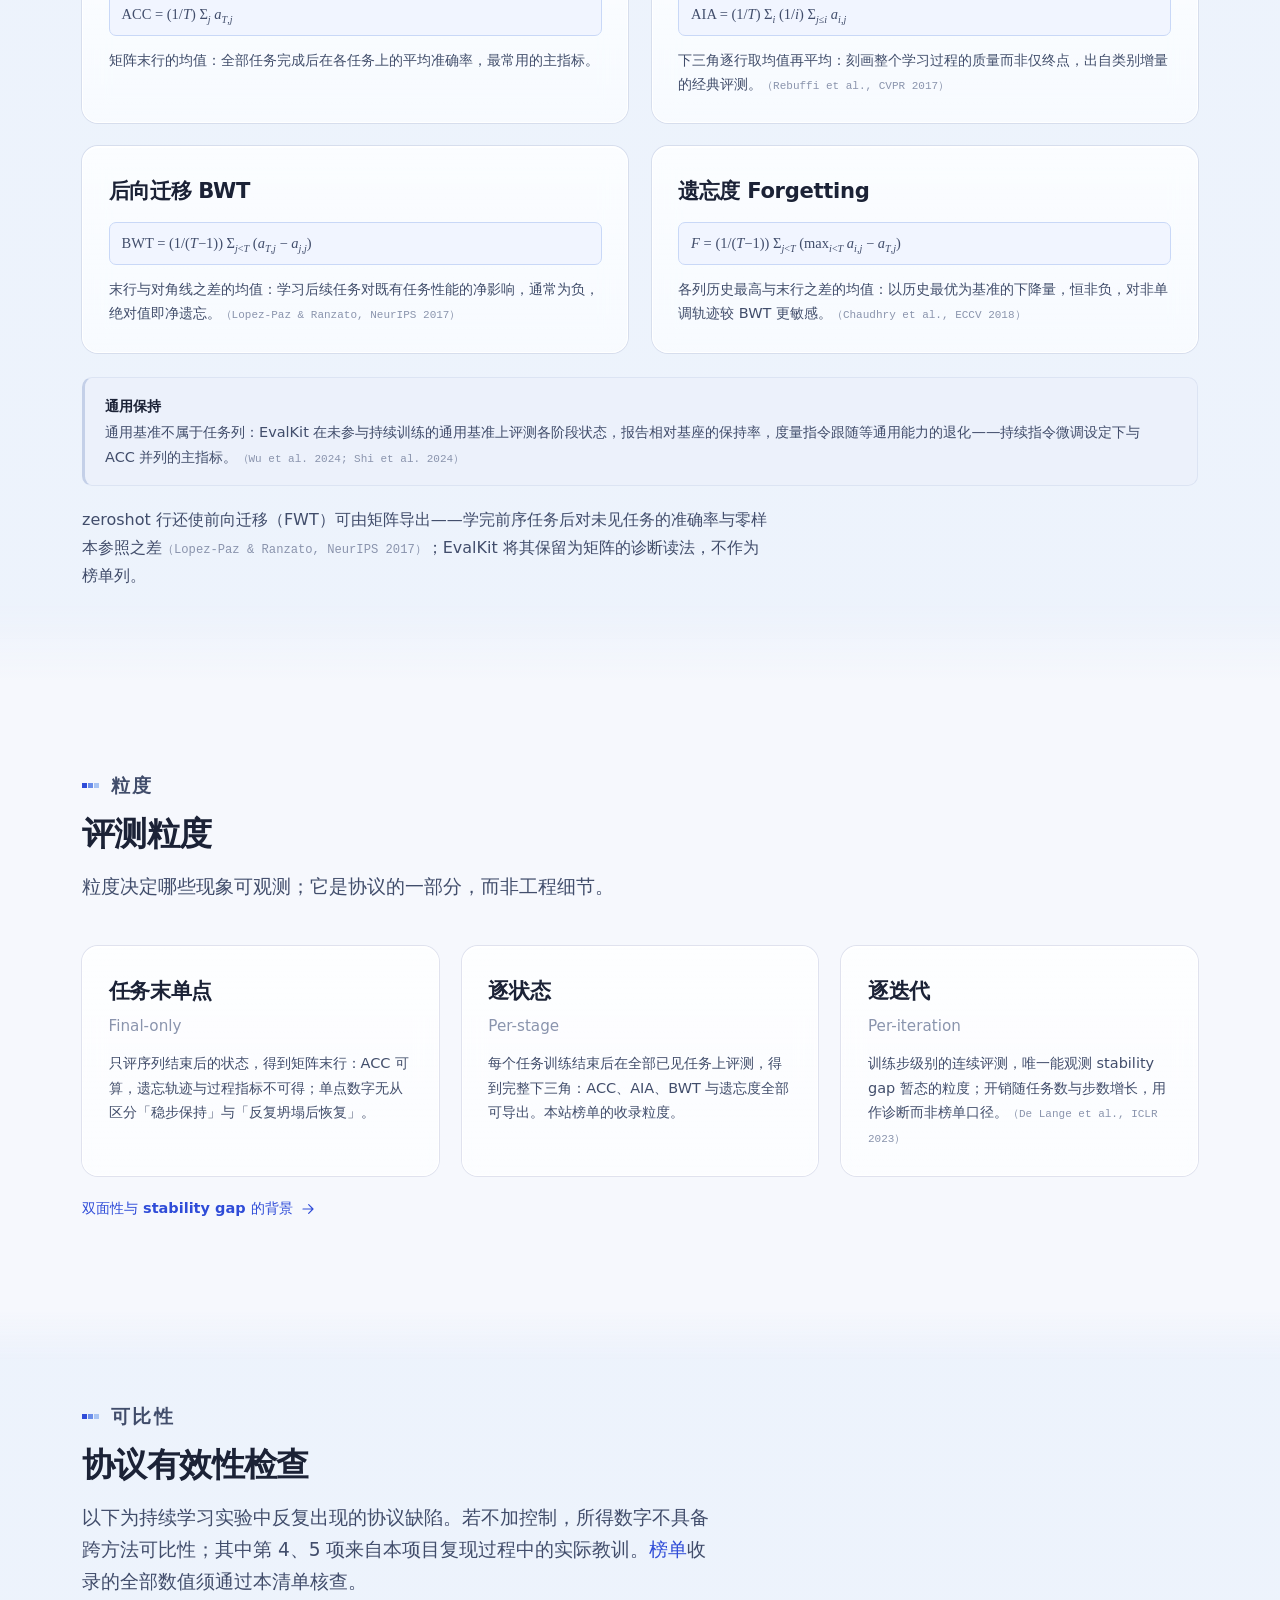
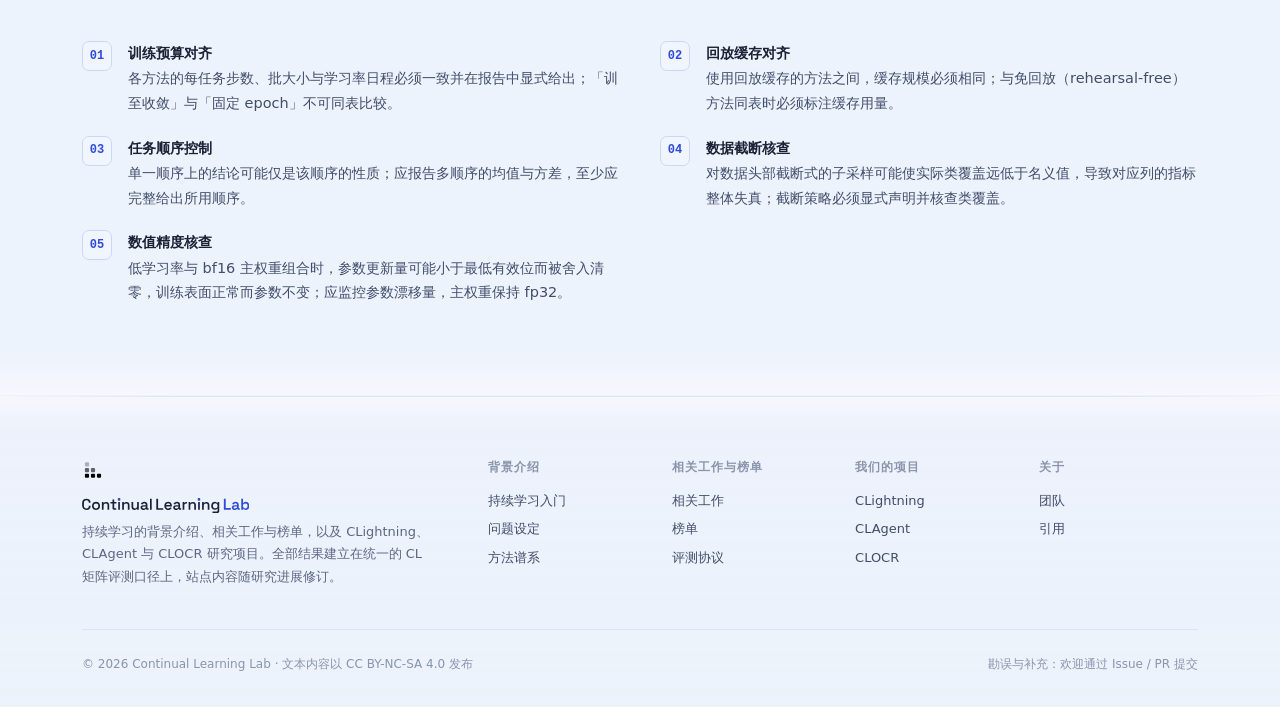
<file: evaluation/index.html>
<!doctype html>
<html lang="zh-CN">
<head>
<meta charset="utf-8">
<meta name="viewport" content="width=device-width, initial-scale=1, viewport-fit=cover">
<title>评测协议 · Continual Learning Lab</title>
<meta name="description" content="逐状态评测矩阵的构造、各指标的形式定义与矩阵读法、评测粒度，以及协议有效性检查。">
<meta property="og:title" content="评测协议 · Continual Learning Lab">
<meta property="og:description" content="逐状态评测矩阵的构造、各指标的形式定义与矩阵读法、评测粒度，以及协议有效性检查。">
<meta property="og:type" content="website">
<link rel="icon" href="data:image/svg+xml,<svg xmlns='http://www.w3.org/2000/svg' viewBox='1 0.4 18 17.2'><rect x='1' y='13' width='4.6' height='4.6' rx='1.1' fill='%232F4CD8'/><rect x='7.7' y='13' width='4.6' height='4.6' rx='1.1' fill='%232F4CD8'/><rect x='14.4' y='13' width='4.6' height='4.6' rx='1.1' fill='%232F4CD8'/><rect x='1' y='6.7' width='4.6' height='4.6' rx='1.1' fill='%236B8EE9'/><rect x='7.7' y='6.7' width='4.6' height='4.6' rx='1.1' fill='%236B8EE9'/><rect x='1' y='.4' width='4.6' height='4.6' rx='1.1' fill='%23A8C4F3'/></svg>">
<link rel="stylesheet" href="../assets/site.css?v=f74bf9b9">
<script>
  // 在首次绘制前定主题，避免闪白
  (() => {
    try {
      const saved = localStorage.getItem('cl-theme');
      if (saved === 'dark' || saved === 'light') document.documentElement.dataset.theme = saved;
    } catch (e) { /* 隐私模式下 localStorage 不可用 */ }
  })();
</script>
</head>
<body data-nav="evaluation" data-base="../">

<!-- 氛围层：整页身后的辉光与颗粒，玻璃靠它显形 -->
<div class="aura" aria-hidden="true"></div>

<a class="skip" href="#main">跳到主要内容</a>

<svg class="sprite" aria-hidden="true" focusable="false">
  <symbol id="i-arrow" viewBox="0 0 24 24" fill="none" stroke="currentColor" stroke-width="1.75" stroke-linecap="round" stroke-linejoin="round">
    <path d="M4.5 12h15M13 5.5l6.5 6.5-6.5 6.5"/>
  </symbol>
  <symbol id="i-chevron" viewBox="0 0 24 24" fill="none" stroke="currentColor" stroke-width="1.9" stroke-linecap="round" stroke-linejoin="round">
    <path d="M6 9.5l6 6 6-6"/>
  </symbol>
  <symbol id="i-search" viewBox="0 0 24 24" fill="none" stroke="currentColor" stroke-width="1.85" stroke-linecap="round" stroke-linejoin="round">
    <circle cx="10.5" cy="10.5" r="6.5"/><path d="M15.4 15.4L20 20"/>
  </symbol>
  <symbol id="i-sun" viewBox="0 0 24 24" fill="none" stroke="currentColor" stroke-width="1.75" stroke-linecap="round" stroke-linejoin="round">
    <circle cx="12" cy="12" r="4.2"/>
    <path d="M12 2.5v2.2M12 19.3v2.2M4.2 4.2l1.6 1.6M18.2 18.2l1.6 1.6M2.5 12h2.2M19.3 12h2.2M4.2 19.8l1.6-1.6M18.2 5.8l1.6-1.6"/>
  </symbol>
  <symbol id="i-moon" viewBox="0 0 24 24" fill="none" stroke="currentColor" stroke-width="1.75" stroke-linecap="round" stroke-linejoin="round">
    <path d="M20.5 14.3A8.8 8.8 0 1 1 9.7 3.5a7 7 0 0 0 10.8 10.8Z"/>
  </symbol>
  <symbol id="i-menu" viewBox="0 0 24 24" fill="none" stroke="currentColor" stroke-width="1.9" stroke-linecap="round">
    <path d="M3.5 7h17M3.5 12h17M3.5 17h17"/>
  </symbol>
  <symbol id="i-close" viewBox="0 0 24 24" fill="none" stroke="currentColor" stroke-width="1.9" stroke-linecap="round">
    <path d="M6 6l12 12M18 6L6 18"/>
  </symbol>
  <symbol id="i-copy" viewBox="0 0 24 24" fill="none" stroke="currentColor" stroke-width="1.7" stroke-linecap="round" stroke-linejoin="round">
    <rect x="8.5" y="8.5" width="11" height="11" rx="2.2"/>
    <path d="M15.5 5.5A2 2 0 0 0 13.5 4h-7a2.5 2.5 0 0 0-2.5 2.5v7a2 2 0 0 0 1.5 1.94"/>
  </symbol>
  <symbol id="i-check" viewBox="0 0 24 24" fill="none" stroke="currentColor" stroke-width="2" stroke-linecap="round" stroke-linejoin="round">
    <path d="M4.5 12.5l5 5 10-11"/>
  </symbol>
  <symbol id="i-github" viewBox="0 0 24 24" fill="currentColor">
    <path d="M12 .5C5.7.5.6 5.6.6 11.9c0 5.05 3.27 9.33 7.81 10.84.57.11.78-.25.78-.55 0-.27-.01-1.17-.02-2.12-3.18.69-3.85-1.35-3.85-1.35-.52-1.32-1.27-1.67-1.27-1.67-1.04-.71.08-.7.08-.7 1.15.08 1.75 1.18 1.75 1.18 1.02 1.75 2.68 1.24 3.33.95.1-.74.4-1.24.72-1.53-2.54-.29-5.21-1.27-5.21-5.65 0-1.25.45-2.27 1.17-3.07-.12-.29-.51-1.45.11-3.03 0 0 .96-.31 3.15 1.17a10.9 10.9 0 0 1 5.74 0c2.18-1.48 3.14-1.17 3.14-1.17.62 1.58.23 2.74.12 3.03.73.8 1.17 1.82 1.17 3.07 0 4.39-2.68 5.36-5.23 5.64.41.36.78 1.06.78 2.13 0 1.54-.01 2.79-.01 3.16 0 .31.2.67.79.55a11.42 11.42 0 0 0 7.8-10.84C23.4 5.6 18.3.5 12 .5Z"/>
  </symbol>
  <symbol id="i-ext" viewBox="0 0 24 24" fill="none" stroke="currentColor" stroke-width="1.7" stroke-linecap="round" stroke-linejoin="round">
    <path d="M13.5 4.5h6v6M19 5l-7.2 7.2M9.5 5.5H7A2.5 2.5 0 0 0 4.5 8v9A2.5 2.5 0 0 0 7 19.5h9a2.5 2.5 0 0 0 2.5-2.5v-2.5"/>
  </symbol>
  <symbol id="i-download" viewBox="0 0 24 24" fill="none" stroke="currentColor" stroke-width="1.7" stroke-linecap="round" stroke-linejoin="round">
    <path d="M12 3.5v11M7.8 10.3 12 14.5l4.2-4.2M4.5 16.5v2A2 2 0 0 0 6.5 20.5h11a2 2 0 0 0 2-2v-2"/>
  </symbol>
  <symbol id="i-book" viewBox="0 0 24 24" fill="none" stroke="currentColor" stroke-width="1.7" stroke-linecap="round" stroke-linejoin="round">
    <path d="M4 4.8A1.8 1.8 0 0 1 5.8 3H11v16H5.8A1.8 1.8 0 0 0 4 20.8V4.8ZM20 4.8A1.8 1.8 0 0 0 18.2 3H13v16h5.2a1.8 1.8 0 0 1 1.8 1.8V4.8Z"/>
  </symbol>
  <symbol id="i-grid" viewBox="0 0 24 24" fill="none" stroke="currentColor" stroke-width="1.7" stroke-linecap="round" stroke-linejoin="round">
    <rect x="3.5" y="3.5" width="17" height="17" rx="2"/>
    <path d="M3.5 9.17h17M3.5 14.83h17M9.17 3.5v17M14.83 3.5v17"/>
  </symbol>
  <symbol id="i-layers" viewBox="0 0 24 24" fill="none" stroke="currentColor" stroke-width="1.7" stroke-linecap="round" stroke-linejoin="round">
    <path d="M12 3l8.5 4.5L12 12 3.5 7.5 12 3ZM3.5 12.2 12 16.7l8.5-4.5M3.5 16.7 12 21.2l8.5-4.5"/>
  </symbol>
  <symbol id="i-chart" viewBox="0 0 24 24" fill="none" stroke="currentColor" stroke-width="1.7" stroke-linecap="round" stroke-linejoin="round">
    <path d="M4 20V4M4 20h16M8 20v-6M12.7 20V9M17.3 20v-9.5"/>
  </symbol>
  <symbol id="i-terminal" viewBox="0 0 24 24" fill="none" stroke="currentColor" stroke-width="1.7" stroke-linecap="round" stroke-linejoin="round">
    <rect x="3" y="4.5" width="18" height="15" rx="2.2"/><path d="M7.5 10l3 2.8-3 2.8M13 15.8h4"/>
  </symbol>
  <symbol id="i-flask" viewBox="0 0 24 24" fill="none" stroke="currentColor" stroke-width="1.7" stroke-linecap="round" stroke-linejoin="round">
    <path d="M9.5 3v6.2L4.6 17.4A2 2 0 0 0 6.3 20.5h11.4a2 2 0 0 0 1.7-3.1L14.5 9.2V3M8 3h8M7.2 14.5h9.6"/>
  </symbol>
  <symbol id="i-doc" viewBox="0 0 24 24" fill="none" stroke="currentColor" stroke-width="1.7" stroke-linecap="round" stroke-linejoin="round">
    <path d="M13.5 3H7a2 2 0 0 0-2 2v14a2 2 0 0 0 2 2h10a2 2 0 0 0 2-2V8.5L13.5 3Z"/>
    <path d="M13.3 3.2v5.3H19M8.8 13h6.4M8.8 16.7h4.4"/>
  </symbol>
  <symbol id="i-repeat" viewBox="0 0 24 24" fill="none" stroke="currentColor" stroke-width="1.7" stroke-linecap="round" stroke-linejoin="round">
    <path d="M4 11.5A7.5 7.5 0 0 1 17.4 6.8M20 12.5A7.5 7.5 0 0 1 6.6 17.2"/>
    <path d="M17.6 3.4v3.6H14M6.4 20.6V17H10"/>
  </symbol>
</svg>
<header class="site-head" id="site-head">
  <div class="shell head-inner">

    <a class="brand" href="../" aria-label="评测协议 · Continual Learning Lab 首页">
      <span class="brand-mark" aria-hidden="true">
        <svg viewBox="1 0.4 18 17.2" width="22" height="21">
          <rect class="m-deep" x="1"    y="13"  width="4.6" height="4.6" rx="1.1"/>
          <rect class="m-deep" x="7.7"  y="13"  width="4.6" height="4.6" rx="1.1"/>
          <rect class="m-deep" x="14.4" y="13"  width="4.6" height="4.6" rx="1.1"/>
          <rect class="m-mid"  x="1"    y="6.7" width="4.6" height="4.6" rx="1.1"/>
          <rect class="m-mid"  x="7.7"  y="6.7" width="4.6" height="4.6" rx="1.1"/>
          <rect class="m-lite" x="1"    y=".4"  width="4.6" height="4.6" rx="1.1"/>
        </svg>
      </span>
      <svg class="wordmark" viewBox="45 -756 10761 964" aria-hidden="true" focusable="false">
        <path class="wm-main" d="M332 14Q204 14 129 -58Q53 -131 53 -267V-433Q53 -569 129 -642Q204 -714 332 -714Q460 -714 529 -644Q598 -574 598 -452V-446H484V-456Q484 -524 447 -567Q410 -611 332 -611Q256 -611 212 -564Q169 -517 169 -435V-265Q169 -184 212 -137Q256 -89 332 -89Q410 -89 447 -133Q484 -177 484 -244V-262H598V-248Q598 -126 529 -56Q460 14 332 14Z M946 14Q872 14 814 -16Q756 -47 723 -104Q689 -160 689 -239V-254Q689 -333 723 -390Q756 -447 814 -477Q872 -508 946 -508Q1020 -508 1078 -477Q1136 -447 1169 -390Q1203 -333 1203 -254V-239Q1203 -160 1169 -104Q1136 -47 1078 -16Q1020 14 946 14ZM946 -84Q1011 -84 1052 -125Q1093 -167 1093 -242V-252Q1093 -326 1052 -368Q1012 -410 946 -410Q881 -410 840 -368Q799 -326 799 -252V-242Q799 -167 840 -125Q881 -84 946 -84Z M1323 0V-494H1431V-422H1448Q1461 -452 1496 -477Q1531 -502 1601 -502Q1658 -502 1701 -477Q1745 -451 1769 -405Q1794 -359 1794 -296V0H1684V-287Q1684 -349 1654 -379Q1623 -409 1568 -409Q1506 -409 1470 -368Q1433 -326 1433 -250V0Z M2107 0Q2060 0 2033 -28Q2005 -56 2005 -103V-402H1873V-494H2005V-654H2115V-494H2259V-402H2115V-122Q2115 -92 2143 -92H2244V0Z M2373 0V-494H2483V0Z M2628 0V-494H2736V-422H2753Q2766 -452 2801 -477Q2836 -502 2906 -502Q2963 -502 3006 -477Q3050 -451 3074 -405Q3099 -359 3099 -296V0H2989V-287Q2989 -349 2959 -379Q2928 -409 2873 -409Q2811 -409 2775 -368Q2738 -326 2738 -250V0Z M3420 8Q3363 8 3320 -17Q3276 -42 3251 -89Q3227 -135 3227 -198V-494H3337V-206Q3337 -144 3367 -115Q3398 -85 3453 -85Q3515 -85 3551 -126Q3588 -167 3588 -244V-494H3697V0H3590V-71H3573Q3560 -43 3525 -17Q3490 8 3420 8Z M3995 14Q3943 14 3901 -4Q3859 -23 3835 -58Q3810 -93 3810 -143Q3810 -194 3835 -227Q3859 -261 3902 -278Q3945 -296 3999 -296H4146V-326Q4146 -367 4121 -392Q4096 -417 4043 -417Q3992 -417 3966 -393Q3939 -369 3931 -331L3829 -364Q3841 -404 3867 -436Q3894 -468 3938 -488Q3982 -508 4045 -508Q4142 -508 4197 -459Q4252 -410 4252 -319V-121Q4252 -91 4280 -91H4322V0H4243Q4207 0 4185 -18Q4162 -36 4162 -67V-69H4146Q4139 -55 4124 -35Q4108 -15 4077 -1Q4047 14 3995 14ZM4013 -76Q4072 -76 4109 -110Q4146 -144 4146 -201V-212H4006Q3967 -212 3944 -195Q3920 -178 3920 -146Q3920 -114 3945 -95Q3969 -76 4013 -76Z M4415 0V-700H4525V0Z M4820 0V-700H4935V-105H5267V0Z M5587 14Q5513 14 5456 -18Q5400 -49 5369 -106Q5337 -164 5337 -241V-253Q5337 -330 5368 -387Q5399 -445 5455 -476Q5511 -508 5584 -508Q5655 -508 5709 -476Q5763 -445 5793 -388Q5823 -331 5823 -256V-216H5449Q5451 -155 5491 -119Q5531 -82 5590 -82Q5647 -82 5675 -107Q5703 -132 5717 -164L5808 -118Q5794 -90 5768 -59Q5741 -29 5698 -7Q5654 14 5587 14ZM5450 -299H5711Q5707 -351 5673 -381Q5638 -411 5583 -411Q5527 -411 5492 -381Q5458 -351 5450 -299Z M6092 14Q6040 14 5998 -4Q5956 -23 5932 -58Q5907 -93 5907 -143Q5907 -194 5932 -227Q5956 -261 5999 -278Q6042 -296 6096 -296H6243V-326Q6243 -367 6218 -392Q6193 -417 6140 -417Q6089 -417 6063 -393Q6036 -369 6028 -331L5926 -364Q5938 -404 5964 -436Q5991 -468 6035 -488Q6079 -508 6142 -508Q6239 -508 6294 -459Q6349 -410 6349 -319V-121Q6349 -91 6377 -91H6419V0H6340Q6304 0 6282 -18Q6259 -36 6259 -67V-69H6243Q6236 -55 6221 -35Q6205 -15 6174 -1Q6144 14 6092 14ZM6110 -76Q6169 -76 6206 -110Q6243 -144 6243 -201V-212H6103Q6064 -212 6041 -195Q6017 -178 6017 -146Q6017 -114 6042 -95Q6066 -76 6110 -76Z M6512 0V-494H6620V-436H6637Q6649 -467 6674 -481Q6700 -496 6738 -496H6797V-397H6735Q6685 -397 6654 -370Q6622 -344 6622 -287V0Z M6897 0V-494H7005V-422H7022Q7035 -452 7070 -477Q7105 -502 7175 -502Q7232 -502 7275 -477Q7319 -451 7343 -405Q7368 -359 7368 -296V0H7258V-287Q7258 -349 7228 -379Q7197 -409 7142 -409Q7080 -409 7044 -368Q7007 -326 7007 -250V0Z M7508 0V-494H7618V0Z M7763 0V-494H7871V-422H7888Q7901 -452 7936 -477Q7971 -502 8041 -502Q8098 -502 8141 -477Q8185 -451 8209 -405Q8234 -359 8234 -296V0H8124V-287Q8124 -349 8094 -379Q8063 -409 8008 -409Q7946 -409 7910 -368Q7873 -326 7873 -250V0Z M8350 -245V-260Q8350 -338 8382 -393Q8413 -448 8465 -478Q8516 -508 8578 -508Q8649 -508 8687 -482Q8724 -456 8741 -426H8758V-494H8865V97Q8865 144 8838 172Q8810 200 8763 200H8431V104H8727Q8756 104 8756 74V-75H8739Q8728 -57 8709 -39Q8690 -21 8658 -9Q8626 3 8578 3Q8516 3 8464 -27Q8412 -56 8381 -112Q8350 -167 8350 -245ZM8609 -93Q8673 -93 8715 -134Q8757 -175 8757 -248V-257Q8757 -331 8716 -371Q8674 -411 8609 -411Q8545 -411 8503 -371Q8461 -331 8461 -257V-248Q8461 -175 8503 -134Q8545 -93 8609 -93Z"/>
        <path class="wm-dot" d="M2389 -748h78a42 42 0 0 1 42 42v78a42 42 0 0 1 -42 42h-78a42 42 0 0 1 -42 -42v-78a42 42 0 0 1 42 -42z M7524 -748h78a42 42 0 0 1 42 42v78a42 42 0 0 1 -42 42h-78a42 42 0 0 1 -42 -42v-78a42 42 0 0 1 42 -42z"/>
        <path class="wm-lab" d="M9161 0V-700H9282V-109H9610V0Z M9859 14Q9807 14 9765 -4Q9723 -23 9698 -58Q9674 -93 9674 -144Q9674 -194 9698 -228Q9723 -262 9766 -280Q9809 -297 9864 -297H10007V-327Q10007 -366 9983 -390Q9959 -415 9908 -415Q9858 -415 9833 -391Q9807 -368 9799 -331L9693 -366Q9705 -405 9732 -437Q9758 -469 9802 -489Q9846 -508 9910 -508Q10007 -508 10063 -459Q10118 -411 10118 -319V-125Q10118 -95 10146 -95H10188V0H10107Q10071 0 10048 -18Q10025 -36 10025 -67V-69H10008Q10002 -55 9987 -35Q9972 -15 9941 -1Q9911 14 9859 14ZM9878 -80Q9935 -80 9971 -112Q10007 -145 10007 -200V-210H9871Q9834 -210 9811 -194Q9788 -178 9788 -147Q9788 -117 9812 -98Q9836 -80 9878 -80Z M10573 14Q10503 14 10466 -10Q10428 -35 10411 -65H10394V0H10281V-700H10396V-432H10413Q10424 -452 10443 -469Q10463 -486 10494 -497Q10526 -508 10573 -508Q10634 -508 10685 -479Q10736 -449 10767 -392Q10798 -335 10798 -255V-239Q10798 -159 10767 -102Q10736 -45 10685 -16Q10633 14 10573 14ZM10539 -86Q10601 -86 10642 -126Q10683 -167 10683 -242V-252Q10683 -328 10643 -368Q10602 -408 10539 -408Q10477 -408 10435 -368Q10394 -328 10394 -252V-242Q10394 -167 10435 -126Q10477 -86 10539 -86Z"/>
      </svg>
      <span class="sr-only">Continual Learning Lab</span>
    </a>

    <nav class="head-nav" aria-label="主导航">
      <a class="nav-link" data-nav-key="learn" href="../learn">背景介绍</a>

      <div class="nav-group">
        <button type="button" class="nav-link nav-trigger" data-nav-key="works evaluation leaderboard"
                aria-expanded="false" aria-controls="menu-eval">
          相关工作与榜单<svg class="ic caret" width="14" height="14" aria-hidden="true"><use href="#i-chevron"/></svg>
        </button>
        <div class="nav-menu" id="menu-eval" hidden>
          <div class="nav-menu-grid one-col">
            <a href="../works">
              <svg class="ic" width="18" height="18" aria-hidden="true"><use href="#i-book"/></svg>
              <b>相关工作</b><span>方法、奠基文献、综述、基准与工具库</span>
            </a>
            <a href="../leaderboard">
              <svg class="ic" width="18" height="18" aria-hidden="true"><use href="#i-chart"/></svg>
              <b>榜单</b><span>各问题设定下的评测口径与结果表</span>
            </a>
            <a href="../evaluation">
              <svg class="ic" width="18" height="18" aria-hidden="true"><use href="#i-grid"/></svg>
              <b>评测协议</b><span>榜单的统一口径与有效性检查</span>
            </a>
          </div>
        </div>
      </div>

      <div class="nav-group">
        <button type="button" class="nav-link nav-trigger" data-nav-key="libraries agent"
                aria-expanded="false" aria-controls="menu-proj">
          我们的项目<svg class="ic caret" width="14" height="14" aria-hidden="true"><use href="#i-chevron"/></svg>
        </button>
        <div class="nav-menu" id="menu-proj" hidden>
          <div class="nav-menu-grid one-col">
            <a href="../libraries">
              <svg class="ic" width="18" height="18" aria-hidden="true"><use href="#i-flask"/></svg>
              <b>CLightning</b><span>类别增量、域增量与持续指令微调方法库</span>
            </a>
            <a href="../agent">
              <svg class="ic" width="18" height="18" aria-hidden="true"><use href="#i-terminal"/></svg>
              <b>CLAgent</b><span>以持续学习为核心能力的自进化智能体系统</span>
            </a>
            <a href="../ocr">
              <svg class="ic" width="18" height="18" aria-hidden="true"><use href="#i-doc"/></svg>
              <b>CLOCR</b><span>版式、语种与年代漂移下的文字识别持续学习</span>
            </a>
          </div>
        </div>
      </div>

      <a class="nav-link" data-nav-key="team" href="../team">团队</a>
    </nav>

    <div class="head-tools">
      <button type="button" class="tool search-tool" id="search-open" aria-label="全站检索">
        <svg class="ic" width="15" height="15" aria-hidden="true"><use href="#i-search"/></svg>
        <span>搜索</span><kbd>⌘K</kbd>
      </button>
      <button type="button" class="tool icon-only" id="theme-toggle" aria-label="切换配色主题">
        <svg class="ic only-light" width="17" height="17" aria-hidden="true"><use href="#i-moon"/></svg>
        <svg class="ic only-dark" width="17" height="17" aria-hidden="true"><use href="#i-sun"/></svg>
      </button>
      <a class="tool icon-only repo" href="#" title="仓库地址待发布" aria-label="GitHub 仓库（待发布）">
        <svg class="ic" width="16" height="16" aria-hidden="true"><use href="#i-github"/></svg>
      </a>
      <button type="button" class="tool icon-only menu-toggle" id="menu-toggle"
              aria-label="打开导航菜单" aria-expanded="false" aria-controls="mobile-nav">
        <svg class="ic only-closed" width="19" height="19" aria-hidden="true"><use href="#i-menu"/></svg>
        <svg class="ic only-open" width="19" height="19" aria-hidden="true"><use href="#i-close"/></svg>
      </button>
    </div>
  </div>

  <nav class="mobile-nav" id="mobile-nav" aria-label="移动端导航" hidden>
    <div class="shell">
      <p class="m-group">背景介绍</p>
      <a href="../learn">持续学习入门</a>
      <p class="m-group">相关工作与榜单</p>
      <a href="../works">相关工作</a>
      <a href="../leaderboard">榜单</a>
      <a href="../evaluation">评测协议</a>
      <p class="m-group">我们的项目</p>
      <a href="../libraries">CLightning</a>
      <a href="../agent">CLAgent</a>
      <a href="../ocr">CLOCR</a>
      <p class="m-group">关于</p>
      <a href="../team">团队</a>
    </div>
  </nav>
</header>

<main id="main">
<section class="page-head">
  <div class="shell">
    <p class="crumb"><a href="../">首页</a><span>/</span><span>相关工作与榜单</span><span>/</span><span>评测协议</span></p>
    <h1>评测协议<span class="en">Evaluation Protocol</span></h1>
    <p class="lede">持续学习的全部结论都由逐状态评测矩阵导出。本页给出矩阵的构造、各指标的形式定义与矩阵读法、评测粒度的取舍，以及使数字具备可比性的协议检查。</p>
  </div>
</section>

<section class="section">
  <div class="shell">
    <div class="sec-head">
      <p class="eyebrow">矩阵</p>
      <h2>逐状态评测矩阵</h2>
      <p>记 <span class="formula"><i class="var">a</i><sub><i class="var">i</i>,<i class="var">j</i></sub></span> 为完成第 <i class="var">i</i> 个任务的训练后在第 <i class="var">j</i> 个任务测试集上的准确率，则全部结论均可由下三角矩阵导出；这一构造沿用准确率矩阵的经典定义<i class="cite">（Lopez-Paz &amp; Ranzato, NeurIPS 2017）</i>。EvalKit 额外将未经持续训练的基座评为 zeroshot 行，作为各任务的零样本参照。</p>
    </div>

    <figure class="figure" data-reveal>
      <div class="frame">
        <div class="table-scroll bare">
          <table class="matrix">
            <thead><tr><th></th><th>t1</th><th>t2</th><th>t3</th><th>t4</th><th>t5</th><th>t6</th></tr></thead>
            <tbody>
            <tr class="zs"><th class="row">zeroshot</th><td>41.2</td><td>38.5</td><td>22.9</td><td>45.1</td><td>33.6</td><td>29.4</td></tr>
            <tr><th class="row">训练至 t1</th><td class="diag" style="background:color-mix(in srgb,var(--heat) 35%,transparent)">78.4</td><td class="empty">·</td><td class="empty">·</td><td class="empty">·</td><td class="empty">·</td><td class="empty">·</td></tr>
            <tr><th class="row">训练至 t2</th><td style="background:color-mix(in srgb,var(--heat) 33%,transparent)">73.3</td><td class="diag" style="background:color-mix(in srgb,var(--heat) 36%,transparent)">81.2</td><td class="empty">·</td><td class="empty">·</td><td class="empty">·</td><td class="empty">·</td></tr>
            <tr><th class="row">训练至 t3</th><td style="background:color-mix(in srgb,var(--heat) 31%,transparent)">70.4</td><td style="background:color-mix(in srgb,var(--heat) 34%,transparent)">75.5</td><td class="diag" style="background:color-mix(in srgb,var(--heat) 33%,transparent)">74.6</td><td class="empty">·</td><td class="empty">·</td><td class="empty">·</td></tr>
            <tr><th class="row">训练至 t4</th><td style="background:color-mix(in srgb,var(--heat) 30%,transparent)">68.4</td><td style="background:color-mix(in srgb,var(--heat) 32%,transparent)">72.2</td><td style="background:color-mix(in srgb,var(--heat) 30%,transparent)">68.2</td><td class="diag" style="background:color-mix(in srgb,var(--heat) 37%,transparent)">83.0</td><td class="empty">·</td><td class="empty">·</td></tr>
            <tr><th class="row">训练至 t5</th><td style="background:color-mix(in srgb,var(--heat) 29%,transparent)">66.1</td><td style="background:color-mix(in srgb,var(--heat) 31%,transparent)">70.4</td><td style="background:color-mix(in srgb,var(--heat) 29%,transparent)">65.8</td><td style="background:color-mix(in srgb,var(--heat) 35%,transparent)">79.2</td><td class="diag" style="background:color-mix(in srgb,var(--heat) 36%,transparent)">80.5</td><td class="empty">·</td></tr>
            <tr><th class="row">训练至 t6</th><td style="background:color-mix(in srgb,var(--heat) 29%,transparent)">64.7</td><td style="background:color-mix(in srgb,var(--heat) 31%,transparent)">68.9</td><td style="background:color-mix(in srgb,var(--heat) 28%,transparent)">63.5</td><td style="background:color-mix(in srgb,var(--heat) 34%,transparent)">77.1</td><td style="background:color-mix(in srgb,var(--heat) 34%,transparent)">76.8</td><td class="diag" style="background:color-mix(in srgb,var(--heat) 37%,transparent)">82.3</td></tr>
          </tbody>
          </table>
        </div>
      </div>
      <figcaption class="cap"><b>CL 矩阵的构造示例（<i class="var">T</i> = 6）。</b>行为模型状态，列为评测任务；框线标出的对角线为各任务刚完成训练时的准确率，每列自上而下的衰减即该任务的遗忘轨迹。表中数值为讲解矩阵结构而构造，不来自任何方法的实测结果，也不用于方法间比较。</figcaption>
    </figure>
  </div>
</section>

<section class="section section--tint">
  <div class="shell">
    <div class="sec-head">
      <p class="eyebrow">指标</p>
      <h2>指标的形式定义与矩阵读法</h2>
      <p>榜单各列由矩阵聚合而来，每个指标对应矩阵的一种读法；读法不同，回答的问题不同。</p>
    </div>

    <div class="grid grid-2">
      <div class="card" data-reveal>
        <b class="card-title">最终平均准确率 ACC</b>
        <p class="formula-line">ACC = (1/<i class="var">T</i>) Σ<sub><i class="var">j</i></sub> <i class="var">a</i><sub><i class="var">T</i>,<i class="var">j</i></sub></p>
        <p>矩阵末行的均值：全部任务完成后在各任务上的平均准确率，最常用的主指标。</p>
      </div>
      <div class="card" data-reveal>
        <b class="card-title">平均增量准确率 AIA</b>
        <p class="formula-line">AIA = (1/<i class="var">T</i>) Σ<sub><i class="var">i</i></sub> (1/<i class="var">i</i>) Σ<sub><i class="var">j</i>≤<i class="var">i</i></sub> <i class="var">a</i><sub><i class="var">i</i>,<i class="var">j</i></sub></p>
        <p>下三角逐行取均值再平均：刻画整个学习过程的质量而非仅终点，出自类别增量的经典评测。<i class="cite">（Rebuffi et al., CVPR 2017）</i></p>
      </div>
      <div class="card" data-reveal>
        <b class="card-title">后向迁移 BWT</b>
        <p class="formula-line">BWT = (1/(<i class="var">T</i>−1)) Σ<sub><i class="var">j</i>&lt;<i class="var">T</i></sub> (<i class="var">a</i><sub><i class="var">T</i>,<i class="var">j</i></sub> − <i class="var">a</i><sub><i class="var">j</i>,<i class="var">j</i></sub>)</p>
        <p>末行与对角线之差的均值：学习后续任务对既有任务性能的净影响，通常为负，绝对值即净遗忘。<i class="cite">（Lopez-Paz &amp; Ranzato, NeurIPS 2017）</i></p>
      </div>
      <div class="card" data-reveal>
        <b class="card-title">遗忘度 Forgetting</b>
        <p class="formula-line"><i class="var">F</i> = (1/(<i class="var">T</i>−1)) Σ<sub><i class="var">j</i>&lt;<i class="var">T</i></sub> (max<sub><i class="var">i</i>&lt;<i class="var">T</i></sub> <i class="var">a</i><sub><i class="var">i</i>,<i class="var">j</i></sub> − <i class="var">a</i><sub><i class="var">T</i>,<i class="var">j</i></sub>)</p>
        <p>各列历史最高与末行之差的均值：以历史最优为基准的下降量，恒非负，对非单调轨迹较 BWT 更敏感。<i class="cite">（Chaudhry et al., ECCV 2018）</i></p>
      </div>
    </div>

    <div class="note" style="margin-top:var(--s-6)">
      <div>
        <b>通用保持</b>
        通用基准不属于任务列：EvalKit 在未参与持续训练的通用基准上评测各阶段状态，报告相对基座的保持率，度量指令跟随等通用能力的退化——持续指令微调设定下与 ACC 并列的主指标。<i class="cite">（Wu et al. 2024; Shi et al. 2024）</i>
      </div>
    </div>

    <p class="prose" style="margin-top:var(--s-5)">zeroshot 行还使前向迁移（FWT）可由矩阵导出——学完前序任务后对未见任务的准确率与零样本参照之差<i class="cite">（Lopez-Paz &amp; Ranzato, NeurIPS 2017）</i>；EvalKit 将其保留为矩阵的诊断读法，不作为榜单列。</p>
  </div>
</section>

<section class="section" id="granularity">
  <div class="shell">
    <div class="sec-head">
      <p class="eyebrow">粒度</p>
      <h2>评测粒度</h2>
      <p>粒度决定哪些现象可观测；它是协议的一部分，而非工程细节。</p>
    </div>

    <div class="grid grid-3">
      <div class="card" data-reveal>
        <b class="card-title">任务末单点<span class="en">Final-only</span></b>
        <p>只评序列结束后的状态，得到矩阵末行：ACC 可算，遗忘轨迹与过程指标不可得；单点数字无从区分「稳步保持」与「反复坍塌后恢复」。</p>
      </div>
      <div class="card" data-reveal>
        <b class="card-title">逐状态<span class="en">Per-stage</span></b>
        <p>每个任务训练结束后在全部已见任务上评测，得到完整下三角：ACC、AIA、BWT 与遗忘度全部可导出。本站榜单的收录粒度。</p>
      </div>
      <div class="card" data-reveal>
        <b class="card-title">逐迭代<span class="en">Per-iteration</span></b>
        <p>训练步级别的连续评测，唯一能观测 stability gap 暂态的粒度；开销随任务数与步数增长，用作诊断而非榜单口径。<i class="cite">（De Lange et al., ICLR 2023）</i></p>
      </div>
    </div>

    <div class="link-row">
      <a class="arrow-link" href="../learn#duality">双面性与 stability gap 的背景<svg class="ic" width="16" height="16" aria-hidden="true"><use href="#i-arrow"/></svg></a>
    </div>
  </div>
</section>

<section class="section section--tint" id="checks">
  <div class="shell">
    <div class="sec-head">
      <p class="eyebrow">可比性</p>
      <h2>协议有效性检查</h2>
      <p>以下为持续学习实验中反复出现的协议缺陷。若不加控制，所得数字不具备跨方法可比性；其中第 4、5 项来自本项目复现过程中的实际教训。<a href="../leaderboard">榜单</a>收录的全部数值须通过本清单核查。</p>
    </div>

    <ol class="steps steps--wide">
      <li><div><b>训练预算对齐</b><p>各方法的每任务步数、批大小与学习率日程必须一致并在报告中显式给出；「训至收敛」与「固定 epoch」不可同表比较。</p></div></li>
      <li><div><b>回放缓存对齐</b><p>使用回放缓存的方法之间，缓存规模必须相同；与免回放（rehearsal-free）方法同表时必须标注缓存用量。</p></div></li>
      <li><div><b>任务顺序控制</b><p>单一顺序上的结论可能仅是该顺序的性质；应报告多顺序的均值与方差，至少应完整给出所用顺序。</p></div></li>
      <li><div><b>数据截断核查</b><p>对数据头部截断式的子采样可能使实际类覆盖远低于名义值，导致对应列的指标整体失真；截断策略必须显式声明并核查类覆盖。</p></div></li>
      <li><div><b>数值精度核查</b><p>低学习率与 bf16 主权重组合时，参数更新量可能小于最低有效位而被舍入清零，训练表面正常而参数不变；应监控参数漂移量，主权重保持 fp32。</p></div></li>
    </ol>
  </div>
</section>

</main>

<footer class="site-foot">
  <div class="shell">
    <div class="foot-top">
      <div class="foot-about">
        <span class="brand-mark sm" aria-hidden="true">
          <svg viewBox="0 0 20 20" width="18" height="18">
            <rect x="1"    y="13"  width="4.6" height="4.6" rx="1.1"/>
            <rect x="7.7"  y="13"  width="4.6" height="4.6" rx="1.1"/>
            <rect x="14.4" y="13"  width="4.6" height="4.6" rx="1.1"/>
            <rect x="1"    y="6.7" width="4.6" height="4.6" rx="1.1" opacity=".6"/>
            <rect x="7.7"  y="6.7" width="4.6" height="4.6" rx="1.1" opacity=".6"/>
            <rect x="1"    y=".4"  width="4.6" height="4.6" rx="1.1" opacity=".28"/>
          </svg>
        </span>
        <p class="foot-name">
          <svg class="wordmark" viewBox="45 -756 10761 964" aria-hidden="true" focusable="false">
            <path class="wm-main" d="M332 14Q204 14 129 -58Q53 -131 53 -267V-433Q53 -569 129 -642Q204 -714 332 -714Q460 -714 529 -644Q598 -574 598 -452V-446H484V-456Q484 -524 447 -567Q410 -611 332 -611Q256 -611 212 -564Q169 -517 169 -435V-265Q169 -184 212 -137Q256 -89 332 -89Q410 -89 447 -133Q484 -177 484 -244V-262H598V-248Q598 -126 529 -56Q460 14 332 14Z M946 14Q872 14 814 -16Q756 -47 723 -104Q689 -160 689 -239V-254Q689 -333 723 -390Q756 -447 814 -477Q872 -508 946 -508Q1020 -508 1078 -477Q1136 -447 1169 -390Q1203 -333 1203 -254V-239Q1203 -160 1169 -104Q1136 -47 1078 -16Q1020 14 946 14ZM946 -84Q1011 -84 1052 -125Q1093 -167 1093 -242V-252Q1093 -326 1052 -368Q1012 -410 946 -410Q881 -410 840 -368Q799 -326 799 -252V-242Q799 -167 840 -125Q881 -84 946 -84Z M1323 0V-494H1431V-422H1448Q1461 -452 1496 -477Q1531 -502 1601 -502Q1658 -502 1701 -477Q1745 -451 1769 -405Q1794 -359 1794 -296V0H1684V-287Q1684 -349 1654 -379Q1623 -409 1568 -409Q1506 -409 1470 -368Q1433 -326 1433 -250V0Z M2107 0Q2060 0 2033 -28Q2005 -56 2005 -103V-402H1873V-494H2005V-654H2115V-494H2259V-402H2115V-122Q2115 -92 2143 -92H2244V0Z M2373 0V-494H2483V0Z M2628 0V-494H2736V-422H2753Q2766 -452 2801 -477Q2836 -502 2906 -502Q2963 -502 3006 -477Q3050 -451 3074 -405Q3099 -359 3099 -296V0H2989V-287Q2989 -349 2959 -379Q2928 -409 2873 -409Q2811 -409 2775 -368Q2738 -326 2738 -250V0Z M3420 8Q3363 8 3320 -17Q3276 -42 3251 -89Q3227 -135 3227 -198V-494H3337V-206Q3337 -144 3367 -115Q3398 -85 3453 -85Q3515 -85 3551 -126Q3588 -167 3588 -244V-494H3697V0H3590V-71H3573Q3560 -43 3525 -17Q3490 8 3420 8Z M3995 14Q3943 14 3901 -4Q3859 -23 3835 -58Q3810 -93 3810 -143Q3810 -194 3835 -227Q3859 -261 3902 -278Q3945 -296 3999 -296H4146V-326Q4146 -367 4121 -392Q4096 -417 4043 -417Q3992 -417 3966 -393Q3939 -369 3931 -331L3829 -364Q3841 -404 3867 -436Q3894 -468 3938 -488Q3982 -508 4045 -508Q4142 -508 4197 -459Q4252 -410 4252 -319V-121Q4252 -91 4280 -91H4322V0H4243Q4207 0 4185 -18Q4162 -36 4162 -67V-69H4146Q4139 -55 4124 -35Q4108 -15 4077 -1Q4047 14 3995 14ZM4013 -76Q4072 -76 4109 -110Q4146 -144 4146 -201V-212H4006Q3967 -212 3944 -195Q3920 -178 3920 -146Q3920 -114 3945 -95Q3969 -76 4013 -76Z M4415 0V-700H4525V0Z M4820 0V-700H4935V-105H5267V0Z M5587 14Q5513 14 5456 -18Q5400 -49 5369 -106Q5337 -164 5337 -241V-253Q5337 -330 5368 -387Q5399 -445 5455 -476Q5511 -508 5584 -508Q5655 -508 5709 -476Q5763 -445 5793 -388Q5823 -331 5823 -256V-216H5449Q5451 -155 5491 -119Q5531 -82 5590 -82Q5647 -82 5675 -107Q5703 -132 5717 -164L5808 -118Q5794 -90 5768 -59Q5741 -29 5698 -7Q5654 14 5587 14ZM5450 -299H5711Q5707 -351 5673 -381Q5638 -411 5583 -411Q5527 -411 5492 -381Q5458 -351 5450 -299Z M6092 14Q6040 14 5998 -4Q5956 -23 5932 -58Q5907 -93 5907 -143Q5907 -194 5932 -227Q5956 -261 5999 -278Q6042 -296 6096 -296H6243V-326Q6243 -367 6218 -392Q6193 -417 6140 -417Q6089 -417 6063 -393Q6036 -369 6028 -331L5926 -364Q5938 -404 5964 -436Q5991 -468 6035 -488Q6079 -508 6142 -508Q6239 -508 6294 -459Q6349 -410 6349 -319V-121Q6349 -91 6377 -91H6419V0H6340Q6304 0 6282 -18Q6259 -36 6259 -67V-69H6243Q6236 -55 6221 -35Q6205 -15 6174 -1Q6144 14 6092 14ZM6110 -76Q6169 -76 6206 -110Q6243 -144 6243 -201V-212H6103Q6064 -212 6041 -195Q6017 -178 6017 -146Q6017 -114 6042 -95Q6066 -76 6110 -76Z M6512 0V-494H6620V-436H6637Q6649 -467 6674 -481Q6700 -496 6738 -496H6797V-397H6735Q6685 -397 6654 -370Q6622 -344 6622 -287V0Z M6897 0V-494H7005V-422H7022Q7035 -452 7070 -477Q7105 -502 7175 -502Q7232 -502 7275 -477Q7319 -451 7343 -405Q7368 -359 7368 -296V0H7258V-287Q7258 -349 7228 -379Q7197 -409 7142 -409Q7080 -409 7044 -368Q7007 -326 7007 -250V0Z M7508 0V-494H7618V0Z M7763 0V-494H7871V-422H7888Q7901 -452 7936 -477Q7971 -502 8041 -502Q8098 -502 8141 -477Q8185 -451 8209 -405Q8234 -359 8234 -296V0H8124V-287Q8124 -349 8094 -379Q8063 -409 8008 -409Q7946 -409 7910 -368Q7873 -326 7873 -250V0Z M8350 -245V-260Q8350 -338 8382 -393Q8413 -448 8465 -478Q8516 -508 8578 -508Q8649 -508 8687 -482Q8724 -456 8741 -426H8758V-494H8865V97Q8865 144 8838 172Q8810 200 8763 200H8431V104H8727Q8756 104 8756 74V-75H8739Q8728 -57 8709 -39Q8690 -21 8658 -9Q8626 3 8578 3Q8516 3 8464 -27Q8412 -56 8381 -112Q8350 -167 8350 -245ZM8609 -93Q8673 -93 8715 -134Q8757 -175 8757 -248V-257Q8757 -331 8716 -371Q8674 -411 8609 -411Q8545 -411 8503 -371Q8461 -331 8461 -257V-248Q8461 -175 8503 -134Q8545 -93 8609 -93Z"/>
            <path class="wm-dot" d="M2389 -748h78a42 42 0 0 1 42 42v78a42 42 0 0 1 -42 42h-78a42 42 0 0 1 -42 -42v-78a42 42 0 0 1 42 -42z M7524 -748h78a42 42 0 0 1 42 42v78a42 42 0 0 1 -42 42h-78a42 42 0 0 1 -42 -42v-78a42 42 0 0 1 42 -42z"/>
            <path class="wm-lab" d="M9161 0V-700H9282V-109H9610V0Z M9859 14Q9807 14 9765 -4Q9723 -23 9698 -58Q9674 -93 9674 -144Q9674 -194 9698 -228Q9723 -262 9766 -280Q9809 -297 9864 -297H10007V-327Q10007 -366 9983 -390Q9959 -415 9908 -415Q9858 -415 9833 -391Q9807 -368 9799 -331L9693 -366Q9705 -405 9732 -437Q9758 -469 9802 -489Q9846 -508 9910 -508Q10007 -508 10063 -459Q10118 -411 10118 -319V-125Q10118 -95 10146 -95H10188V0H10107Q10071 0 10048 -18Q10025 -36 10025 -67V-69H10008Q10002 -55 9987 -35Q9972 -15 9941 -1Q9911 14 9859 14ZM9878 -80Q9935 -80 9971 -112Q10007 -145 10007 -200V-210H9871Q9834 -210 9811 -194Q9788 -178 9788 -147Q9788 -117 9812 -98Q9836 -80 9878 -80Z M10573 14Q10503 14 10466 -10Q10428 -35 10411 -65H10394V0H10281V-700H10396V-432H10413Q10424 -452 10443 -469Q10463 -486 10494 -497Q10526 -508 10573 -508Q10634 -508 10685 -479Q10736 -449 10767 -392Q10798 -335 10798 -255V-239Q10798 -159 10767 -102Q10736 -45 10685 -16Q10633 14 10573 14ZM10539 -86Q10601 -86 10642 -126Q10683 -167 10683 -242V-252Q10683 -328 10643 -368Q10602 -408 10539 -408Q10477 -408 10435 -368Q10394 -328 10394 -252V-242Q10394 -167 10435 -126Q10477 -86 10539 -86Z"/>
          </svg>
          <span class="sr-only">Continual Learning Lab</span>
        </p>
        <p class="foot-desc">
          持续学习的背景介绍、相关工作与榜单，以及 CLightning、CLAgent 与 CLOCR 研究项目。全部结果建立在统一的 CL 矩阵评测口径上，站点内容随研究进展修订。
        </p>
      </div>

      <div class="foot-cols">
        <div>
          <h2>背景介绍</h2>
          <a href="../learn">持续学习入门</a>
          <a href="../learn#settings">问题设定</a>
          <a href="../learn#families">方法谱系</a>
        </div>
        <div>
          <h2>相关工作与榜单</h2>
          <a href="../works">相关工作</a>
          <a href="../leaderboard">榜单</a>
          <a href="../evaluation">评测协议</a>
        </div>
        <div>
          <h2>我们的项目</h2>
          <a href="../libraries">CLightning</a>
          <a href="../agent">CLAgent</a>
          <a href="../ocr">CLOCR</a>
        </div>
        <div>
          <h2>关于</h2>
          <a href="../team">团队</a>
          <a href="../libraries#cite">引用</a>
        </div>
      </div>
    </div>

    <div class="foot-bottom">
      <span>© 2026 Continual Learning Lab · 文本内容以 CC BY-NC-SA 4.0 发布</span>
      <span>勘误与补充：欢迎通过 Issue / PR 提交</span>
    </div>
  </div>
</footer>
<div class="palette" id="palette" hidden>
  <div class="palette-scrim" data-palette-close></div>
  <div class="palette-panel" role="dialog" aria-modal="true" aria-label="全站检索">
    <div class="palette-input">
      <svg class="ic" width="17" height="17" aria-hidden="true"><use href="#i-search"/></svg>
      <input id="palette-input" type="search" placeholder="搜索页面、方法或论文…" autocomplete="off" spellcheck="false"
             role="combobox" aria-expanded="true" aria-controls="palette-list" aria-autocomplete="list">
      <button type="button" class="palette-esc" data-palette-close>esc</button>
    </div>
    <ul class="palette-list" id="palette-list" role="listbox" aria-label="检索结果"></ul>
    <div class="palette-foot">
      <span><kbd>↑</kbd><kbd>↓</kbd> 选择</span>
      <span><kbd>↵</kbd> 打开</span>
      <span><kbd>esc</kbd> 关闭</span>
    </div>
  </div>
</div>

<script src="../assets/site.js?v=a037c3d1" defer></script>

</body>
</html>
</file>
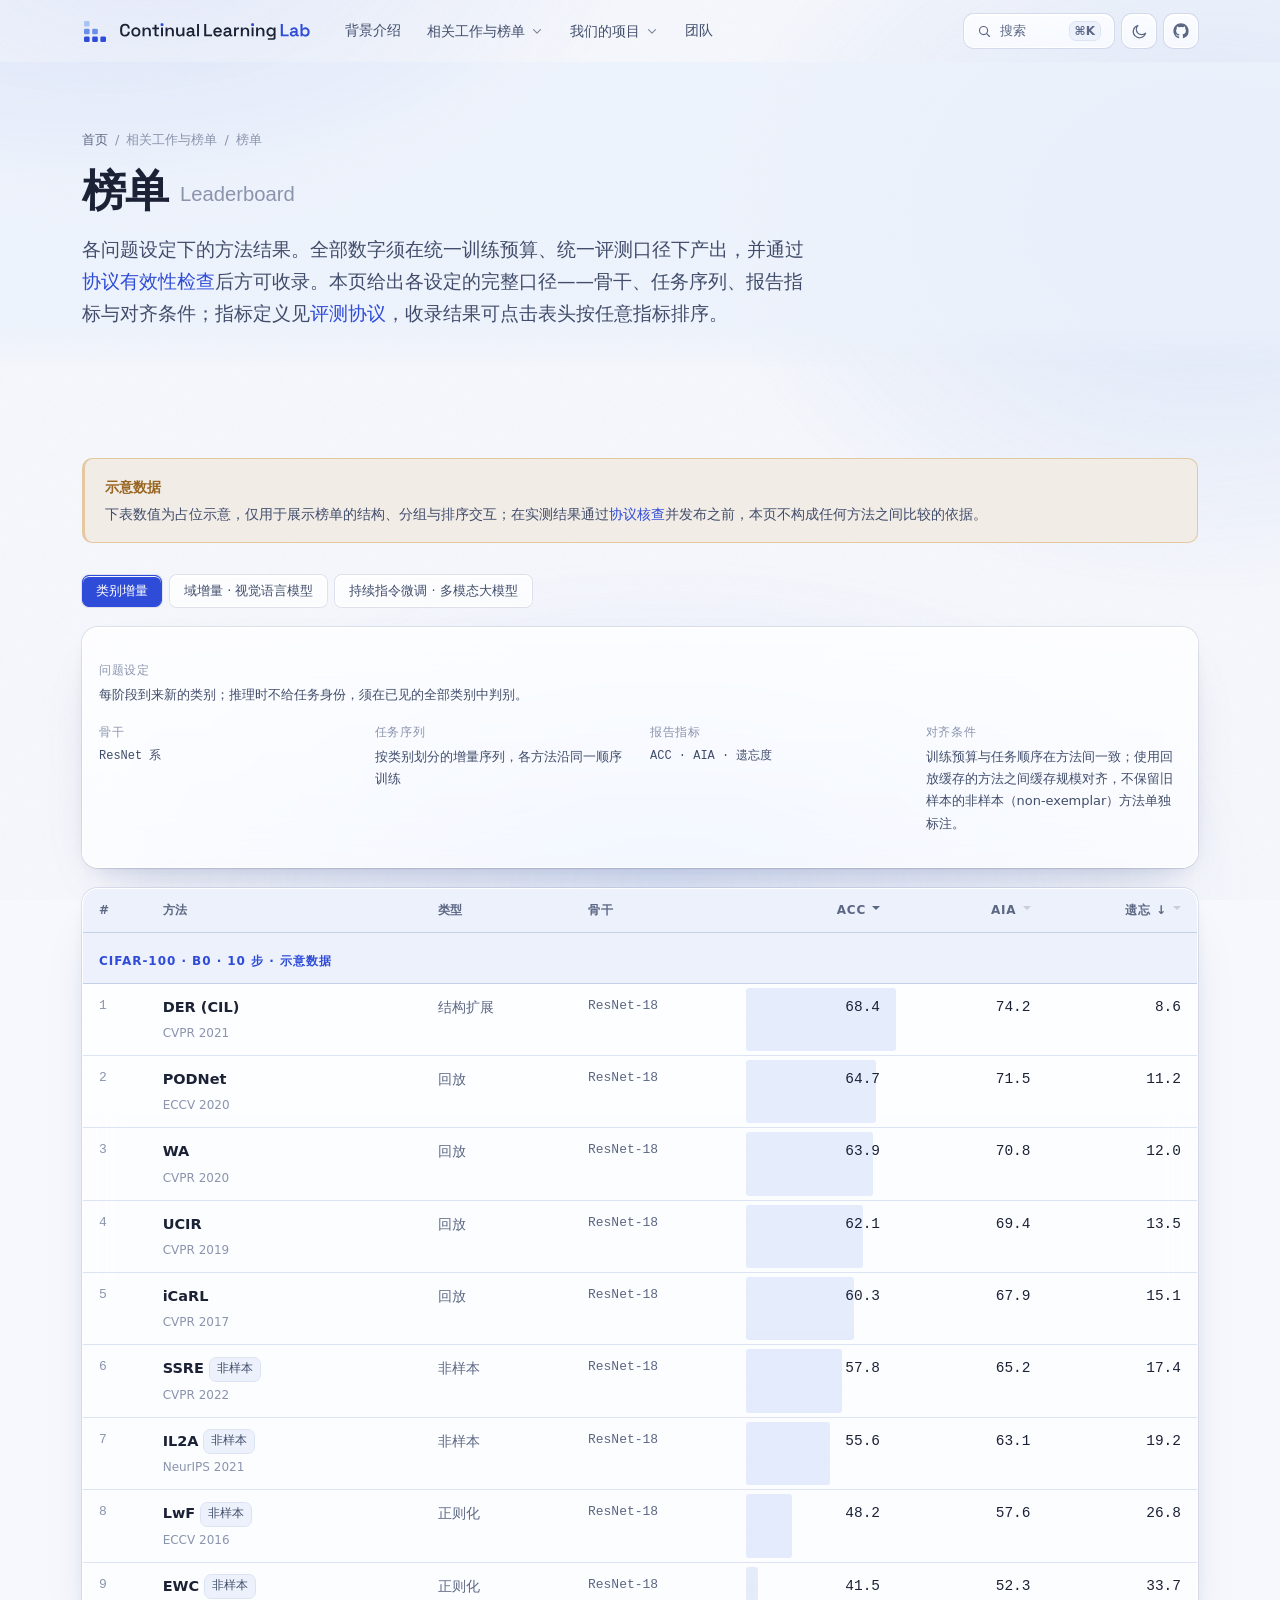
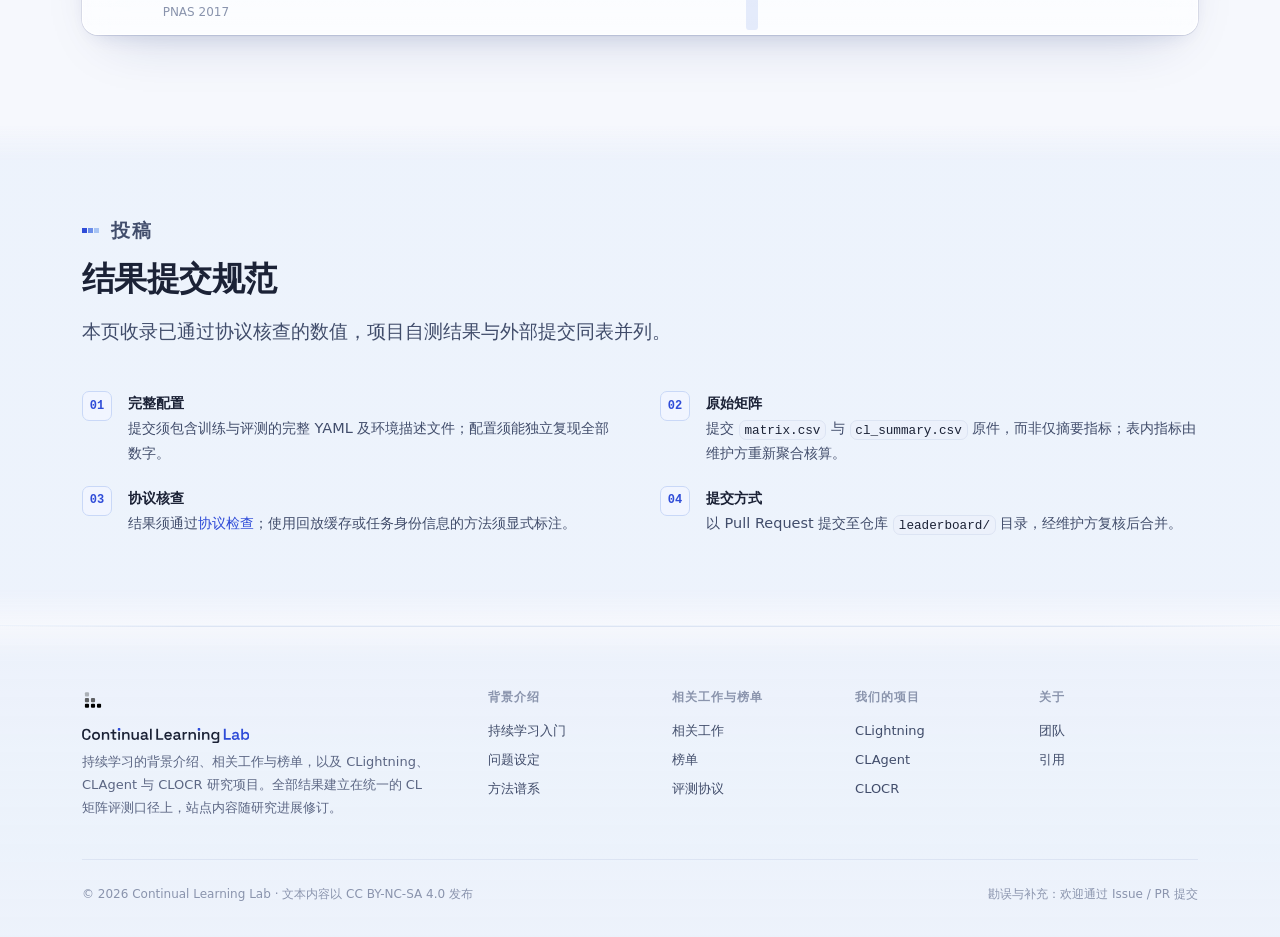
<file: leaderboard/index.html>
<!doctype html>
<html lang="zh-CN">
<head>
<meta charset="utf-8">
<meta name="viewport" content="width=device-width, initial-scale=1, viewport-fit=cover">
<title>榜单 · Continual Learning Lab</title>
<meta name="description" content="各问题设定的完整评测口径——骨干、任务序列、报告指标与对齐条件——结果表与提交规范。">
<meta property="og:title" content="榜单 · Continual Learning Lab">
<meta property="og:description" content="各问题设定的完整评测口径——骨干、任务序列、报告指标与对齐条件——结果表与提交规范。">
<meta property="og:type" content="website">
<link rel="icon" href="data:image/svg+xml,<svg xmlns='http://www.w3.org/2000/svg' viewBox='1 0.4 18 17.2'><rect x='1' y='13' width='4.6' height='4.6' rx='1.1' fill='%232F4CD8'/><rect x='7.7' y='13' width='4.6' height='4.6' rx='1.1' fill='%232F4CD8'/><rect x='14.4' y='13' width='4.6' height='4.6' rx='1.1' fill='%232F4CD8'/><rect x='1' y='6.7' width='4.6' height='4.6' rx='1.1' fill='%236B8EE9'/><rect x='7.7' y='6.7' width='4.6' height='4.6' rx='1.1' fill='%236B8EE9'/><rect x='1' y='.4' width='4.6' height='4.6' rx='1.1' fill='%23A8C4F3'/></svg>">
<link rel="stylesheet" href="../assets/site.css?v=f74bf9b9">
<script>
  // 在首次绘制前定主题，避免闪白
  (() => {
    try {
      const saved = localStorage.getItem('cl-theme');
      if (saved === 'dark' || saved === 'light') document.documentElement.dataset.theme = saved;
    } catch (e) { /* 隐私模式下 localStorage 不可用 */ }
  })();
</script>
</head>
<body data-nav="leaderboard" data-base="../">

<!-- 氛围层：整页身后的辉光与颗粒，玻璃靠它显形 -->
<div class="aura" aria-hidden="true"></div>

<a class="skip" href="#main">跳到主要内容</a>

<svg class="sprite" aria-hidden="true" focusable="false">
  <symbol id="i-arrow" viewBox="0 0 24 24" fill="none" stroke="currentColor" stroke-width="1.75" stroke-linecap="round" stroke-linejoin="round">
    <path d="M4.5 12h15M13 5.5l6.5 6.5-6.5 6.5"/>
  </symbol>
  <symbol id="i-chevron" viewBox="0 0 24 24" fill="none" stroke="currentColor" stroke-width="1.9" stroke-linecap="round" stroke-linejoin="round">
    <path d="M6 9.5l6 6 6-6"/>
  </symbol>
  <symbol id="i-search" viewBox="0 0 24 24" fill="none" stroke="currentColor" stroke-width="1.85" stroke-linecap="round" stroke-linejoin="round">
    <circle cx="10.5" cy="10.5" r="6.5"/><path d="M15.4 15.4L20 20"/>
  </symbol>
  <symbol id="i-sun" viewBox="0 0 24 24" fill="none" stroke="currentColor" stroke-width="1.75" stroke-linecap="round" stroke-linejoin="round">
    <circle cx="12" cy="12" r="4.2"/>
    <path d="M12 2.5v2.2M12 19.3v2.2M4.2 4.2l1.6 1.6M18.2 18.2l1.6 1.6M2.5 12h2.2M19.3 12h2.2M4.2 19.8l1.6-1.6M18.2 5.8l1.6-1.6"/>
  </symbol>
  <symbol id="i-moon" viewBox="0 0 24 24" fill="none" stroke="currentColor" stroke-width="1.75" stroke-linecap="round" stroke-linejoin="round">
    <path d="M20.5 14.3A8.8 8.8 0 1 1 9.7 3.5a7 7 0 0 0 10.8 10.8Z"/>
  </symbol>
  <symbol id="i-menu" viewBox="0 0 24 24" fill="none" stroke="currentColor" stroke-width="1.9" stroke-linecap="round">
    <path d="M3.5 7h17M3.5 12h17M3.5 17h17"/>
  </symbol>
  <symbol id="i-close" viewBox="0 0 24 24" fill="none" stroke="currentColor" stroke-width="1.9" stroke-linecap="round">
    <path d="M6 6l12 12M18 6L6 18"/>
  </symbol>
  <symbol id="i-copy" viewBox="0 0 24 24" fill="none" stroke="currentColor" stroke-width="1.7" stroke-linecap="round" stroke-linejoin="round">
    <rect x="8.5" y="8.5" width="11" height="11" rx="2.2"/>
    <path d="M15.5 5.5A2 2 0 0 0 13.5 4h-7a2.5 2.5 0 0 0-2.5 2.5v7a2 2 0 0 0 1.5 1.94"/>
  </symbol>
  <symbol id="i-check" viewBox="0 0 24 24" fill="none" stroke="currentColor" stroke-width="2" stroke-linecap="round" stroke-linejoin="round">
    <path d="M4.5 12.5l5 5 10-11"/>
  </symbol>
  <symbol id="i-github" viewBox="0 0 24 24" fill="currentColor">
    <path d="M12 .5C5.7.5.6 5.6.6 11.9c0 5.05 3.27 9.33 7.81 10.84.57.11.78-.25.78-.55 0-.27-.01-1.17-.02-2.12-3.18.69-3.85-1.35-3.85-1.35-.52-1.32-1.27-1.67-1.27-1.67-1.04-.71.08-.7.08-.7 1.15.08 1.75 1.18 1.75 1.18 1.02 1.75 2.68 1.24 3.33.95.1-.74.4-1.24.72-1.53-2.54-.29-5.21-1.27-5.21-5.65 0-1.25.45-2.27 1.17-3.07-.12-.29-.51-1.45.11-3.03 0 0 .96-.31 3.15 1.17a10.9 10.9 0 0 1 5.74 0c2.18-1.48 3.14-1.17 3.14-1.17.62 1.58.23 2.74.12 3.03.73.8 1.17 1.82 1.17 3.07 0 4.39-2.68 5.36-5.23 5.64.41.36.78 1.06.78 2.13 0 1.54-.01 2.79-.01 3.16 0 .31.2.67.79.55a11.42 11.42 0 0 0 7.8-10.84C23.4 5.6 18.3.5 12 .5Z"/>
  </symbol>
  <symbol id="i-ext" viewBox="0 0 24 24" fill="none" stroke="currentColor" stroke-width="1.7" stroke-linecap="round" stroke-linejoin="round">
    <path d="M13.5 4.5h6v6M19 5l-7.2 7.2M9.5 5.5H7A2.5 2.5 0 0 0 4.5 8v9A2.5 2.5 0 0 0 7 19.5h9a2.5 2.5 0 0 0 2.5-2.5v-2.5"/>
  </symbol>
  <symbol id="i-download" viewBox="0 0 24 24" fill="none" stroke="currentColor" stroke-width="1.7" stroke-linecap="round" stroke-linejoin="round">
    <path d="M12 3.5v11M7.8 10.3 12 14.5l4.2-4.2M4.5 16.5v2A2 2 0 0 0 6.5 20.5h11a2 2 0 0 0 2-2v-2"/>
  </symbol>
  <symbol id="i-book" viewBox="0 0 24 24" fill="none" stroke="currentColor" stroke-width="1.7" stroke-linecap="round" stroke-linejoin="round">
    <path d="M4 4.8A1.8 1.8 0 0 1 5.8 3H11v16H5.8A1.8 1.8 0 0 0 4 20.8V4.8ZM20 4.8A1.8 1.8 0 0 0 18.2 3H13v16h5.2a1.8 1.8 0 0 1 1.8 1.8V4.8Z"/>
  </symbol>
  <symbol id="i-grid" viewBox="0 0 24 24" fill="none" stroke="currentColor" stroke-width="1.7" stroke-linecap="round" stroke-linejoin="round">
    <rect x="3.5" y="3.5" width="17" height="17" rx="2"/>
    <path d="M3.5 9.17h17M3.5 14.83h17M9.17 3.5v17M14.83 3.5v17"/>
  </symbol>
  <symbol id="i-layers" viewBox="0 0 24 24" fill="none" stroke="currentColor" stroke-width="1.7" stroke-linecap="round" stroke-linejoin="round">
    <path d="M12 3l8.5 4.5L12 12 3.5 7.5 12 3ZM3.5 12.2 12 16.7l8.5-4.5M3.5 16.7 12 21.2l8.5-4.5"/>
  </symbol>
  <symbol id="i-chart" viewBox="0 0 24 24" fill="none" stroke="currentColor" stroke-width="1.7" stroke-linecap="round" stroke-linejoin="round">
    <path d="M4 20V4M4 20h16M8 20v-6M12.7 20V9M17.3 20v-9.5"/>
  </symbol>
  <symbol id="i-terminal" viewBox="0 0 24 24" fill="none" stroke="currentColor" stroke-width="1.7" stroke-linecap="round" stroke-linejoin="round">
    <rect x="3" y="4.5" width="18" height="15" rx="2.2"/><path d="M7.5 10l3 2.8-3 2.8M13 15.8h4"/>
  </symbol>
  <symbol id="i-flask" viewBox="0 0 24 24" fill="none" stroke="currentColor" stroke-width="1.7" stroke-linecap="round" stroke-linejoin="round">
    <path d="M9.5 3v6.2L4.6 17.4A2 2 0 0 0 6.3 20.5h11.4a2 2 0 0 0 1.7-3.1L14.5 9.2V3M8 3h8M7.2 14.5h9.6"/>
  </symbol>
  <symbol id="i-doc" viewBox="0 0 24 24" fill="none" stroke="currentColor" stroke-width="1.7" stroke-linecap="round" stroke-linejoin="round">
    <path d="M13.5 3H7a2 2 0 0 0-2 2v14a2 2 0 0 0 2 2h10a2 2 0 0 0 2-2V8.5L13.5 3Z"/>
    <path d="M13.3 3.2v5.3H19M8.8 13h6.4M8.8 16.7h4.4"/>
  </symbol>
  <symbol id="i-repeat" viewBox="0 0 24 24" fill="none" stroke="currentColor" stroke-width="1.7" stroke-linecap="round" stroke-linejoin="round">
    <path d="M4 11.5A7.5 7.5 0 0 1 17.4 6.8M20 12.5A7.5 7.5 0 0 1 6.6 17.2"/>
    <path d="M17.6 3.4v3.6H14M6.4 20.6V17H10"/>
  </symbol>
</svg>
<header class="site-head" id="site-head">
  <div class="shell head-inner">

    <a class="brand" href="../" aria-label="榜单 · Continual Learning Lab 首页">
      <span class="brand-mark" aria-hidden="true">
        <svg viewBox="1 0.4 18 17.2" width="22" height="21">
          <rect class="m-deep" x="1"    y="13"  width="4.6" height="4.6" rx="1.1"/>
          <rect class="m-deep" x="7.7"  y="13"  width="4.6" height="4.6" rx="1.1"/>
          <rect class="m-deep" x="14.4" y="13"  width="4.6" height="4.6" rx="1.1"/>
          <rect class="m-mid"  x="1"    y="6.7" width="4.6" height="4.6" rx="1.1"/>
          <rect class="m-mid"  x="7.7"  y="6.7" width="4.6" height="4.6" rx="1.1"/>
          <rect class="m-lite" x="1"    y=".4"  width="4.6" height="4.6" rx="1.1"/>
        </svg>
      </span>
      <svg class="wordmark" viewBox="45 -756 10761 964" aria-hidden="true" focusable="false">
        <path class="wm-main" d="M332 14Q204 14 129 -58Q53 -131 53 -267V-433Q53 -569 129 -642Q204 -714 332 -714Q460 -714 529 -644Q598 -574 598 -452V-446H484V-456Q484 -524 447 -567Q410 -611 332 -611Q256 -611 212 -564Q169 -517 169 -435V-265Q169 -184 212 -137Q256 -89 332 -89Q410 -89 447 -133Q484 -177 484 -244V-262H598V-248Q598 -126 529 -56Q460 14 332 14Z M946 14Q872 14 814 -16Q756 -47 723 -104Q689 -160 689 -239V-254Q689 -333 723 -390Q756 -447 814 -477Q872 -508 946 -508Q1020 -508 1078 -477Q1136 -447 1169 -390Q1203 -333 1203 -254V-239Q1203 -160 1169 -104Q1136 -47 1078 -16Q1020 14 946 14ZM946 -84Q1011 -84 1052 -125Q1093 -167 1093 -242V-252Q1093 -326 1052 -368Q1012 -410 946 -410Q881 -410 840 -368Q799 -326 799 -252V-242Q799 -167 840 -125Q881 -84 946 -84Z M1323 0V-494H1431V-422H1448Q1461 -452 1496 -477Q1531 -502 1601 -502Q1658 -502 1701 -477Q1745 -451 1769 -405Q1794 -359 1794 -296V0H1684V-287Q1684 -349 1654 -379Q1623 -409 1568 -409Q1506 -409 1470 -368Q1433 -326 1433 -250V0Z M2107 0Q2060 0 2033 -28Q2005 -56 2005 -103V-402H1873V-494H2005V-654H2115V-494H2259V-402H2115V-122Q2115 -92 2143 -92H2244V0Z M2373 0V-494H2483V0Z M2628 0V-494H2736V-422H2753Q2766 -452 2801 -477Q2836 -502 2906 -502Q2963 -502 3006 -477Q3050 -451 3074 -405Q3099 -359 3099 -296V0H2989V-287Q2989 -349 2959 -379Q2928 -409 2873 -409Q2811 -409 2775 -368Q2738 -326 2738 -250V0Z M3420 8Q3363 8 3320 -17Q3276 -42 3251 -89Q3227 -135 3227 -198V-494H3337V-206Q3337 -144 3367 -115Q3398 -85 3453 -85Q3515 -85 3551 -126Q3588 -167 3588 -244V-494H3697V0H3590V-71H3573Q3560 -43 3525 -17Q3490 8 3420 8Z M3995 14Q3943 14 3901 -4Q3859 -23 3835 -58Q3810 -93 3810 -143Q3810 -194 3835 -227Q3859 -261 3902 -278Q3945 -296 3999 -296H4146V-326Q4146 -367 4121 -392Q4096 -417 4043 -417Q3992 -417 3966 -393Q3939 -369 3931 -331L3829 -364Q3841 -404 3867 -436Q3894 -468 3938 -488Q3982 -508 4045 -508Q4142 -508 4197 -459Q4252 -410 4252 -319V-121Q4252 -91 4280 -91H4322V0H4243Q4207 0 4185 -18Q4162 -36 4162 -67V-69H4146Q4139 -55 4124 -35Q4108 -15 4077 -1Q4047 14 3995 14ZM4013 -76Q4072 -76 4109 -110Q4146 -144 4146 -201V-212H4006Q3967 -212 3944 -195Q3920 -178 3920 -146Q3920 -114 3945 -95Q3969 -76 4013 -76Z M4415 0V-700H4525V0Z M4820 0V-700H4935V-105H5267V0Z M5587 14Q5513 14 5456 -18Q5400 -49 5369 -106Q5337 -164 5337 -241V-253Q5337 -330 5368 -387Q5399 -445 5455 -476Q5511 -508 5584 -508Q5655 -508 5709 -476Q5763 -445 5793 -388Q5823 -331 5823 -256V-216H5449Q5451 -155 5491 -119Q5531 -82 5590 -82Q5647 -82 5675 -107Q5703 -132 5717 -164L5808 -118Q5794 -90 5768 -59Q5741 -29 5698 -7Q5654 14 5587 14ZM5450 -299H5711Q5707 -351 5673 -381Q5638 -411 5583 -411Q5527 -411 5492 -381Q5458 -351 5450 -299Z M6092 14Q6040 14 5998 -4Q5956 -23 5932 -58Q5907 -93 5907 -143Q5907 -194 5932 -227Q5956 -261 5999 -278Q6042 -296 6096 -296H6243V-326Q6243 -367 6218 -392Q6193 -417 6140 -417Q6089 -417 6063 -393Q6036 -369 6028 -331L5926 -364Q5938 -404 5964 -436Q5991 -468 6035 -488Q6079 -508 6142 -508Q6239 -508 6294 -459Q6349 -410 6349 -319V-121Q6349 -91 6377 -91H6419V0H6340Q6304 0 6282 -18Q6259 -36 6259 -67V-69H6243Q6236 -55 6221 -35Q6205 -15 6174 -1Q6144 14 6092 14ZM6110 -76Q6169 -76 6206 -110Q6243 -144 6243 -201V-212H6103Q6064 -212 6041 -195Q6017 -178 6017 -146Q6017 -114 6042 -95Q6066 -76 6110 -76Z M6512 0V-494H6620V-436H6637Q6649 -467 6674 -481Q6700 -496 6738 -496H6797V-397H6735Q6685 -397 6654 -370Q6622 -344 6622 -287V0Z M6897 0V-494H7005V-422H7022Q7035 -452 7070 -477Q7105 -502 7175 -502Q7232 -502 7275 -477Q7319 -451 7343 -405Q7368 -359 7368 -296V0H7258V-287Q7258 -349 7228 -379Q7197 -409 7142 -409Q7080 -409 7044 -368Q7007 -326 7007 -250V0Z M7508 0V-494H7618V0Z M7763 0V-494H7871V-422H7888Q7901 -452 7936 -477Q7971 -502 8041 -502Q8098 -502 8141 -477Q8185 -451 8209 -405Q8234 -359 8234 -296V0H8124V-287Q8124 -349 8094 -379Q8063 -409 8008 -409Q7946 -409 7910 -368Q7873 -326 7873 -250V0Z M8350 -245V-260Q8350 -338 8382 -393Q8413 -448 8465 -478Q8516 -508 8578 -508Q8649 -508 8687 -482Q8724 -456 8741 -426H8758V-494H8865V97Q8865 144 8838 172Q8810 200 8763 200H8431V104H8727Q8756 104 8756 74V-75H8739Q8728 -57 8709 -39Q8690 -21 8658 -9Q8626 3 8578 3Q8516 3 8464 -27Q8412 -56 8381 -112Q8350 -167 8350 -245ZM8609 -93Q8673 -93 8715 -134Q8757 -175 8757 -248V-257Q8757 -331 8716 -371Q8674 -411 8609 -411Q8545 -411 8503 -371Q8461 -331 8461 -257V-248Q8461 -175 8503 -134Q8545 -93 8609 -93Z"/>
        <path class="wm-dot" d="M2389 -748h78a42 42 0 0 1 42 42v78a42 42 0 0 1 -42 42h-78a42 42 0 0 1 -42 -42v-78a42 42 0 0 1 42 -42z M7524 -748h78a42 42 0 0 1 42 42v78a42 42 0 0 1 -42 42h-78a42 42 0 0 1 -42 -42v-78a42 42 0 0 1 42 -42z"/>
        <path class="wm-lab" d="M9161 0V-700H9282V-109H9610V0Z M9859 14Q9807 14 9765 -4Q9723 -23 9698 -58Q9674 -93 9674 -144Q9674 -194 9698 -228Q9723 -262 9766 -280Q9809 -297 9864 -297H10007V-327Q10007 -366 9983 -390Q9959 -415 9908 -415Q9858 -415 9833 -391Q9807 -368 9799 -331L9693 -366Q9705 -405 9732 -437Q9758 -469 9802 -489Q9846 -508 9910 -508Q10007 -508 10063 -459Q10118 -411 10118 -319V-125Q10118 -95 10146 -95H10188V0H10107Q10071 0 10048 -18Q10025 -36 10025 -67V-69H10008Q10002 -55 9987 -35Q9972 -15 9941 -1Q9911 14 9859 14ZM9878 -80Q9935 -80 9971 -112Q10007 -145 10007 -200V-210H9871Q9834 -210 9811 -194Q9788 -178 9788 -147Q9788 -117 9812 -98Q9836 -80 9878 -80Z M10573 14Q10503 14 10466 -10Q10428 -35 10411 -65H10394V0H10281V-700H10396V-432H10413Q10424 -452 10443 -469Q10463 -486 10494 -497Q10526 -508 10573 -508Q10634 -508 10685 -479Q10736 -449 10767 -392Q10798 -335 10798 -255V-239Q10798 -159 10767 -102Q10736 -45 10685 -16Q10633 14 10573 14ZM10539 -86Q10601 -86 10642 -126Q10683 -167 10683 -242V-252Q10683 -328 10643 -368Q10602 -408 10539 -408Q10477 -408 10435 -368Q10394 -328 10394 -252V-242Q10394 -167 10435 -126Q10477 -86 10539 -86Z"/>
      </svg>
      <span class="sr-only">Continual Learning Lab</span>
    </a>

    <nav class="head-nav" aria-label="主导航">
      <a class="nav-link" data-nav-key="learn" href="../learn">背景介绍</a>

      <div class="nav-group">
        <button type="button" class="nav-link nav-trigger" data-nav-key="works evaluation leaderboard"
                aria-expanded="false" aria-controls="menu-eval">
          相关工作与榜单<svg class="ic caret" width="14" height="14" aria-hidden="true"><use href="#i-chevron"/></svg>
        </button>
        <div class="nav-menu" id="menu-eval" hidden>
          <div class="nav-menu-grid one-col">
            <a href="../works">
              <svg class="ic" width="18" height="18" aria-hidden="true"><use href="#i-book"/></svg>
              <b>相关工作</b><span>方法、奠基文献、综述、基准与工具库</span>
            </a>
            <a href="../leaderboard">
              <svg class="ic" width="18" height="18" aria-hidden="true"><use href="#i-chart"/></svg>
              <b>榜单</b><span>各问题设定下的评测口径与结果表</span>
            </a>
            <a href="../evaluation">
              <svg class="ic" width="18" height="18" aria-hidden="true"><use href="#i-grid"/></svg>
              <b>评测协议</b><span>榜单的统一口径与有效性检查</span>
            </a>
          </div>
        </div>
      </div>

      <div class="nav-group">
        <button type="button" class="nav-link nav-trigger" data-nav-key="libraries agent"
                aria-expanded="false" aria-controls="menu-proj">
          我们的项目<svg class="ic caret" width="14" height="14" aria-hidden="true"><use href="#i-chevron"/></svg>
        </button>
        <div class="nav-menu" id="menu-proj" hidden>
          <div class="nav-menu-grid one-col">
            <a href="../libraries">
              <svg class="ic" width="18" height="18" aria-hidden="true"><use href="#i-flask"/></svg>
              <b>CLightning</b><span>类别增量、域增量与持续指令微调方法库</span>
            </a>
            <a href="../agent">
              <svg class="ic" width="18" height="18" aria-hidden="true"><use href="#i-terminal"/></svg>
              <b>CLAgent</b><span>以持续学习为核心能力的自进化智能体系统</span>
            </a>
            <a href="../ocr">
              <svg class="ic" width="18" height="18" aria-hidden="true"><use href="#i-doc"/></svg>
              <b>CLOCR</b><span>版式、语种与年代漂移下的文字识别持续学习</span>
            </a>
          </div>
        </div>
      </div>

      <a class="nav-link" data-nav-key="team" href="../team">团队</a>
    </nav>

    <div class="head-tools">
      <button type="button" class="tool search-tool" id="search-open" aria-label="全站检索">
        <svg class="ic" width="15" height="15" aria-hidden="true"><use href="#i-search"/></svg>
        <span>搜索</span><kbd>⌘K</kbd>
      </button>
      <button type="button" class="tool icon-only" id="theme-toggle" aria-label="切换配色主题">
        <svg class="ic only-light" width="17" height="17" aria-hidden="true"><use href="#i-moon"/></svg>
        <svg class="ic only-dark" width="17" height="17" aria-hidden="true"><use href="#i-sun"/></svg>
      </button>
      <a class="tool icon-only repo" href="#" title="仓库地址待发布" aria-label="GitHub 仓库（待发布）">
        <svg class="ic" width="16" height="16" aria-hidden="true"><use href="#i-github"/></svg>
      </a>
      <button type="button" class="tool icon-only menu-toggle" id="menu-toggle"
              aria-label="打开导航菜单" aria-expanded="false" aria-controls="mobile-nav">
        <svg class="ic only-closed" width="19" height="19" aria-hidden="true"><use href="#i-menu"/></svg>
        <svg class="ic only-open" width="19" height="19" aria-hidden="true"><use href="#i-close"/></svg>
      </button>
    </div>
  </div>

  <nav class="mobile-nav" id="mobile-nav" aria-label="移动端导航" hidden>
    <div class="shell">
      <p class="m-group">背景介绍</p>
      <a href="../learn">持续学习入门</a>
      <p class="m-group">相关工作与榜单</p>
      <a href="../works">相关工作</a>
      <a href="../leaderboard">榜单</a>
      <a href="../evaluation">评测协议</a>
      <p class="m-group">我们的项目</p>
      <a href="../libraries">CLightning</a>
      <a href="../agent">CLAgent</a>
      <a href="../ocr">CLOCR</a>
      <p class="m-group">关于</p>
      <a href="../team">团队</a>
    </div>
  </nav>
</header>

<main id="main">
<section class="page-head">
  <div class="shell">
    <p class="crumb"><a href="../">首页</a><span>/</span><span>相关工作与榜单</span><span>/</span><span>榜单</span></p>
    <h1>榜单<span class="en">Leaderboard</span></h1>
    <p class="lede">各问题设定下的方法结果。全部数字须在统一训练预算、统一评测口径下产出，并通过<a href="../evaluation#checks">协议有效性检查</a>后方可收录。本页给出各设定的完整口径——骨干、任务序列、报告指标与对齐条件；指标定义见<a href="../evaluation">评测协议</a>，收录结果可点击表头按任意指标排序。</p>
  </div>
</section>

<section class="section">
  <div class="shell">
    <!-- 任一设定有了收录结果，leaderboard.js 会把这块提示撤下 -->
    <div class="note note--warn" data-reveal id="bench-empty-note">
      <div>
        <b>尚无收录结果</b>
        各设定的实测结果均在核查中，通过协议检查后逐项发布。本页目前只给出各设定的完整评测口径，不含任何数值。
      </div>
    </div>

    <div class="filter-bar" id="bench-bar" role="group" aria-label="选择问题设定" style="margin-top:var(--s-7)">
      <button type="button" class="chip" data-bench="cil" aria-pressed="true">类别增量</button>
      <button type="button" class="chip" data-bench="clip" aria-pressed="false">域增量 · 视觉语言模型</button>
      <button type="button" class="chip" data-bench="tune" aria-pressed="false">持续指令微调 · 多模态大模型</button>
    </div>

    <div id="bench-panes"></div>
  </div>
</section>

<section class="section section--tint" id="submit">
  <div class="shell">
    <div class="sec-head">
      <p class="eyebrow">投稿</p>
      <h2>结果提交规范</h2>
      <p>本页收录已通过协议核查的数值，项目自测结果与外部提交同表并列。</p>
    </div>
    <ol class="steps steps--wide">
      <li><div><b>完整配置</b><p>提交须包含训练与评测的完整 YAML 及环境描述文件；配置须能独立复现全部数字。</p></div></li>
      <li><div><b>原始矩阵</b><p>提交 <code>matrix.csv</code> 与 <code>cl_summary.csv</code> 原件，而非仅摘要指标；表内指标由维护方重新聚合核算。</p></div></li>
      <li><div><b>协议核查</b><p>结果须通过<a href="../evaluation#checks">协议检查</a>；使用回放缓存或任务身份信息的方法须显式标注。</p></div></li>
      <li><div><b>提交方式</b><p>以 Pull Request 提交至仓库 <code>leaderboard/</code> 目录，经维护方复核后合并。</p></div></li>
    </ol>
  </div>
</section>

</main>

<footer class="site-foot">
  <div class="shell">
    <div class="foot-top">
      <div class="foot-about">
        <span class="brand-mark sm" aria-hidden="true">
          <svg viewBox="0 0 20 20" width="18" height="18">
            <rect x="1"    y="13"  width="4.6" height="4.6" rx="1.1"/>
            <rect x="7.7"  y="13"  width="4.6" height="4.6" rx="1.1"/>
            <rect x="14.4" y="13"  width="4.6" height="4.6" rx="1.1"/>
            <rect x="1"    y="6.7" width="4.6" height="4.6" rx="1.1" opacity=".6"/>
            <rect x="7.7"  y="6.7" width="4.6" height="4.6" rx="1.1" opacity=".6"/>
            <rect x="1"    y=".4"  width="4.6" height="4.6" rx="1.1" opacity=".28"/>
          </svg>
        </span>
        <p class="foot-name">
          <svg class="wordmark" viewBox="45 -756 10761 964" aria-hidden="true" focusable="false">
            <path class="wm-main" d="M332 14Q204 14 129 -58Q53 -131 53 -267V-433Q53 -569 129 -642Q204 -714 332 -714Q460 -714 529 -644Q598 -574 598 -452V-446H484V-456Q484 -524 447 -567Q410 -611 332 -611Q256 -611 212 -564Q169 -517 169 -435V-265Q169 -184 212 -137Q256 -89 332 -89Q410 -89 447 -133Q484 -177 484 -244V-262H598V-248Q598 -126 529 -56Q460 14 332 14Z M946 14Q872 14 814 -16Q756 -47 723 -104Q689 -160 689 -239V-254Q689 -333 723 -390Q756 -447 814 -477Q872 -508 946 -508Q1020 -508 1078 -477Q1136 -447 1169 -390Q1203 -333 1203 -254V-239Q1203 -160 1169 -104Q1136 -47 1078 -16Q1020 14 946 14ZM946 -84Q1011 -84 1052 -125Q1093 -167 1093 -242V-252Q1093 -326 1052 -368Q1012 -410 946 -410Q881 -410 840 -368Q799 -326 799 -252V-242Q799 -167 840 -125Q881 -84 946 -84Z M1323 0V-494H1431V-422H1448Q1461 -452 1496 -477Q1531 -502 1601 -502Q1658 -502 1701 -477Q1745 -451 1769 -405Q1794 -359 1794 -296V0H1684V-287Q1684 -349 1654 -379Q1623 -409 1568 -409Q1506 -409 1470 -368Q1433 -326 1433 -250V0Z M2107 0Q2060 0 2033 -28Q2005 -56 2005 -103V-402H1873V-494H2005V-654H2115V-494H2259V-402H2115V-122Q2115 -92 2143 -92H2244V0Z M2373 0V-494H2483V0Z M2628 0V-494H2736V-422H2753Q2766 -452 2801 -477Q2836 -502 2906 -502Q2963 -502 3006 -477Q3050 -451 3074 -405Q3099 -359 3099 -296V0H2989V-287Q2989 -349 2959 -379Q2928 -409 2873 -409Q2811 -409 2775 -368Q2738 -326 2738 -250V0Z M3420 8Q3363 8 3320 -17Q3276 -42 3251 -89Q3227 -135 3227 -198V-494H3337V-206Q3337 -144 3367 -115Q3398 -85 3453 -85Q3515 -85 3551 -126Q3588 -167 3588 -244V-494H3697V0H3590V-71H3573Q3560 -43 3525 -17Q3490 8 3420 8Z M3995 14Q3943 14 3901 -4Q3859 -23 3835 -58Q3810 -93 3810 -143Q3810 -194 3835 -227Q3859 -261 3902 -278Q3945 -296 3999 -296H4146V-326Q4146 -367 4121 -392Q4096 -417 4043 -417Q3992 -417 3966 -393Q3939 -369 3931 -331L3829 -364Q3841 -404 3867 -436Q3894 -468 3938 -488Q3982 -508 4045 -508Q4142 -508 4197 -459Q4252 -410 4252 -319V-121Q4252 -91 4280 -91H4322V0H4243Q4207 0 4185 -18Q4162 -36 4162 -67V-69H4146Q4139 -55 4124 -35Q4108 -15 4077 -1Q4047 14 3995 14ZM4013 -76Q4072 -76 4109 -110Q4146 -144 4146 -201V-212H4006Q3967 -212 3944 -195Q3920 -178 3920 -146Q3920 -114 3945 -95Q3969 -76 4013 -76Z M4415 0V-700H4525V0Z M4820 0V-700H4935V-105H5267V0Z M5587 14Q5513 14 5456 -18Q5400 -49 5369 -106Q5337 -164 5337 -241V-253Q5337 -330 5368 -387Q5399 -445 5455 -476Q5511 -508 5584 -508Q5655 -508 5709 -476Q5763 -445 5793 -388Q5823 -331 5823 -256V-216H5449Q5451 -155 5491 -119Q5531 -82 5590 -82Q5647 -82 5675 -107Q5703 -132 5717 -164L5808 -118Q5794 -90 5768 -59Q5741 -29 5698 -7Q5654 14 5587 14ZM5450 -299H5711Q5707 -351 5673 -381Q5638 -411 5583 -411Q5527 -411 5492 -381Q5458 -351 5450 -299Z M6092 14Q6040 14 5998 -4Q5956 -23 5932 -58Q5907 -93 5907 -143Q5907 -194 5932 -227Q5956 -261 5999 -278Q6042 -296 6096 -296H6243V-326Q6243 -367 6218 -392Q6193 -417 6140 -417Q6089 -417 6063 -393Q6036 -369 6028 -331L5926 -364Q5938 -404 5964 -436Q5991 -468 6035 -488Q6079 -508 6142 -508Q6239 -508 6294 -459Q6349 -410 6349 -319V-121Q6349 -91 6377 -91H6419V0H6340Q6304 0 6282 -18Q6259 -36 6259 -67V-69H6243Q6236 -55 6221 -35Q6205 -15 6174 -1Q6144 14 6092 14ZM6110 -76Q6169 -76 6206 -110Q6243 -144 6243 -201V-212H6103Q6064 -212 6041 -195Q6017 -178 6017 -146Q6017 -114 6042 -95Q6066 -76 6110 -76Z M6512 0V-494H6620V-436H6637Q6649 -467 6674 -481Q6700 -496 6738 -496H6797V-397H6735Q6685 -397 6654 -370Q6622 -344 6622 -287V0Z M6897 0V-494H7005V-422H7022Q7035 -452 7070 -477Q7105 -502 7175 -502Q7232 -502 7275 -477Q7319 -451 7343 -405Q7368 -359 7368 -296V0H7258V-287Q7258 -349 7228 -379Q7197 -409 7142 -409Q7080 -409 7044 -368Q7007 -326 7007 -250V0Z M7508 0V-494H7618V0Z M7763 0V-494H7871V-422H7888Q7901 -452 7936 -477Q7971 -502 8041 -502Q8098 -502 8141 -477Q8185 -451 8209 -405Q8234 -359 8234 -296V0H8124V-287Q8124 -349 8094 -379Q8063 -409 8008 -409Q7946 -409 7910 -368Q7873 -326 7873 -250V0Z M8350 -245V-260Q8350 -338 8382 -393Q8413 -448 8465 -478Q8516 -508 8578 -508Q8649 -508 8687 -482Q8724 -456 8741 -426H8758V-494H8865V97Q8865 144 8838 172Q8810 200 8763 200H8431V104H8727Q8756 104 8756 74V-75H8739Q8728 -57 8709 -39Q8690 -21 8658 -9Q8626 3 8578 3Q8516 3 8464 -27Q8412 -56 8381 -112Q8350 -167 8350 -245ZM8609 -93Q8673 -93 8715 -134Q8757 -175 8757 -248V-257Q8757 -331 8716 -371Q8674 -411 8609 -411Q8545 -411 8503 -371Q8461 -331 8461 -257V-248Q8461 -175 8503 -134Q8545 -93 8609 -93Z"/>
            <path class="wm-dot" d="M2389 -748h78a42 42 0 0 1 42 42v78a42 42 0 0 1 -42 42h-78a42 42 0 0 1 -42 -42v-78a42 42 0 0 1 42 -42z M7524 -748h78a42 42 0 0 1 42 42v78a42 42 0 0 1 -42 42h-78a42 42 0 0 1 -42 -42v-78a42 42 0 0 1 42 -42z"/>
            <path class="wm-lab" d="M9161 0V-700H9282V-109H9610V0Z M9859 14Q9807 14 9765 -4Q9723 -23 9698 -58Q9674 -93 9674 -144Q9674 -194 9698 -228Q9723 -262 9766 -280Q9809 -297 9864 -297H10007V-327Q10007 -366 9983 -390Q9959 -415 9908 -415Q9858 -415 9833 -391Q9807 -368 9799 -331L9693 -366Q9705 -405 9732 -437Q9758 -469 9802 -489Q9846 -508 9910 -508Q10007 -508 10063 -459Q10118 -411 10118 -319V-125Q10118 -95 10146 -95H10188V0H10107Q10071 0 10048 -18Q10025 -36 10025 -67V-69H10008Q10002 -55 9987 -35Q9972 -15 9941 -1Q9911 14 9859 14ZM9878 -80Q9935 -80 9971 -112Q10007 -145 10007 -200V-210H9871Q9834 -210 9811 -194Q9788 -178 9788 -147Q9788 -117 9812 -98Q9836 -80 9878 -80Z M10573 14Q10503 14 10466 -10Q10428 -35 10411 -65H10394V0H10281V-700H10396V-432H10413Q10424 -452 10443 -469Q10463 -486 10494 -497Q10526 -508 10573 -508Q10634 -508 10685 -479Q10736 -449 10767 -392Q10798 -335 10798 -255V-239Q10798 -159 10767 -102Q10736 -45 10685 -16Q10633 14 10573 14ZM10539 -86Q10601 -86 10642 -126Q10683 -167 10683 -242V-252Q10683 -328 10643 -368Q10602 -408 10539 -408Q10477 -408 10435 -368Q10394 -328 10394 -252V-242Q10394 -167 10435 -126Q10477 -86 10539 -86Z"/>
          </svg>
          <span class="sr-only">Continual Learning Lab</span>
        </p>
        <p class="foot-desc">
          持续学习的背景介绍、相关工作与榜单，以及 CLightning、CLAgent 与 CLOCR 研究项目。全部结果建立在统一的 CL 矩阵评测口径上，站点内容随研究进展修订。
        </p>
      </div>

      <div class="foot-cols">
        <div>
          <h2>背景介绍</h2>
          <a href="../learn">持续学习入门</a>
          <a href="../learn#settings">问题设定</a>
          <a href="../learn#families">方法谱系</a>
        </div>
        <div>
          <h2>相关工作与榜单</h2>
          <a href="../works">相关工作</a>
          <a href="../leaderboard">榜单</a>
          <a href="../evaluation">评测协议</a>
        </div>
        <div>
          <h2>我们的项目</h2>
          <a href="../libraries">CLightning</a>
          <a href="../agent">CLAgent</a>
          <a href="../ocr">CLOCR</a>
        </div>
        <div>
          <h2>关于</h2>
          <a href="../team">团队</a>
          <a href="../libraries#cite">引用</a>
        </div>
      </div>
    </div>

    <div class="foot-bottom">
      <span>© 2026 Continual Learning Lab · 文本内容以 CC BY-NC-SA 4.0 发布</span>
      <span>勘误与补充：欢迎通过 Issue / PR 提交</span>
    </div>
  </div>
</footer>
<div class="palette" id="palette" hidden>
  <div class="palette-scrim" data-palette-close></div>
  <div class="palette-panel" role="dialog" aria-modal="true" aria-label="全站检索">
    <div class="palette-input">
      <svg class="ic" width="17" height="17" aria-hidden="true"><use href="#i-search"/></svg>
      <input id="palette-input" type="search" placeholder="搜索页面、方法或论文…" autocomplete="off" spellcheck="false"
             role="combobox" aria-expanded="true" aria-controls="palette-list" aria-autocomplete="list">
      <button type="button" class="palette-esc" data-palette-close>esc</button>
    </div>
    <ul class="palette-list" id="palette-list" role="listbox" aria-label="检索结果"></ul>
    <div class="palette-foot">
      <span><kbd>↑</kbd><kbd>↓</kbd> 选择</span>
      <span><kbd>↵</kbd> 打开</span>
      <span><kbd>esc</kbd> 关闭</span>
    </div>
  </div>
</div>

<script src="../assets/site.js?v=a037c3d1" defer></script>
    <script src="../assets/leaderboard.js?v=413c503a" defer></script>
</body>
</html>
</file>
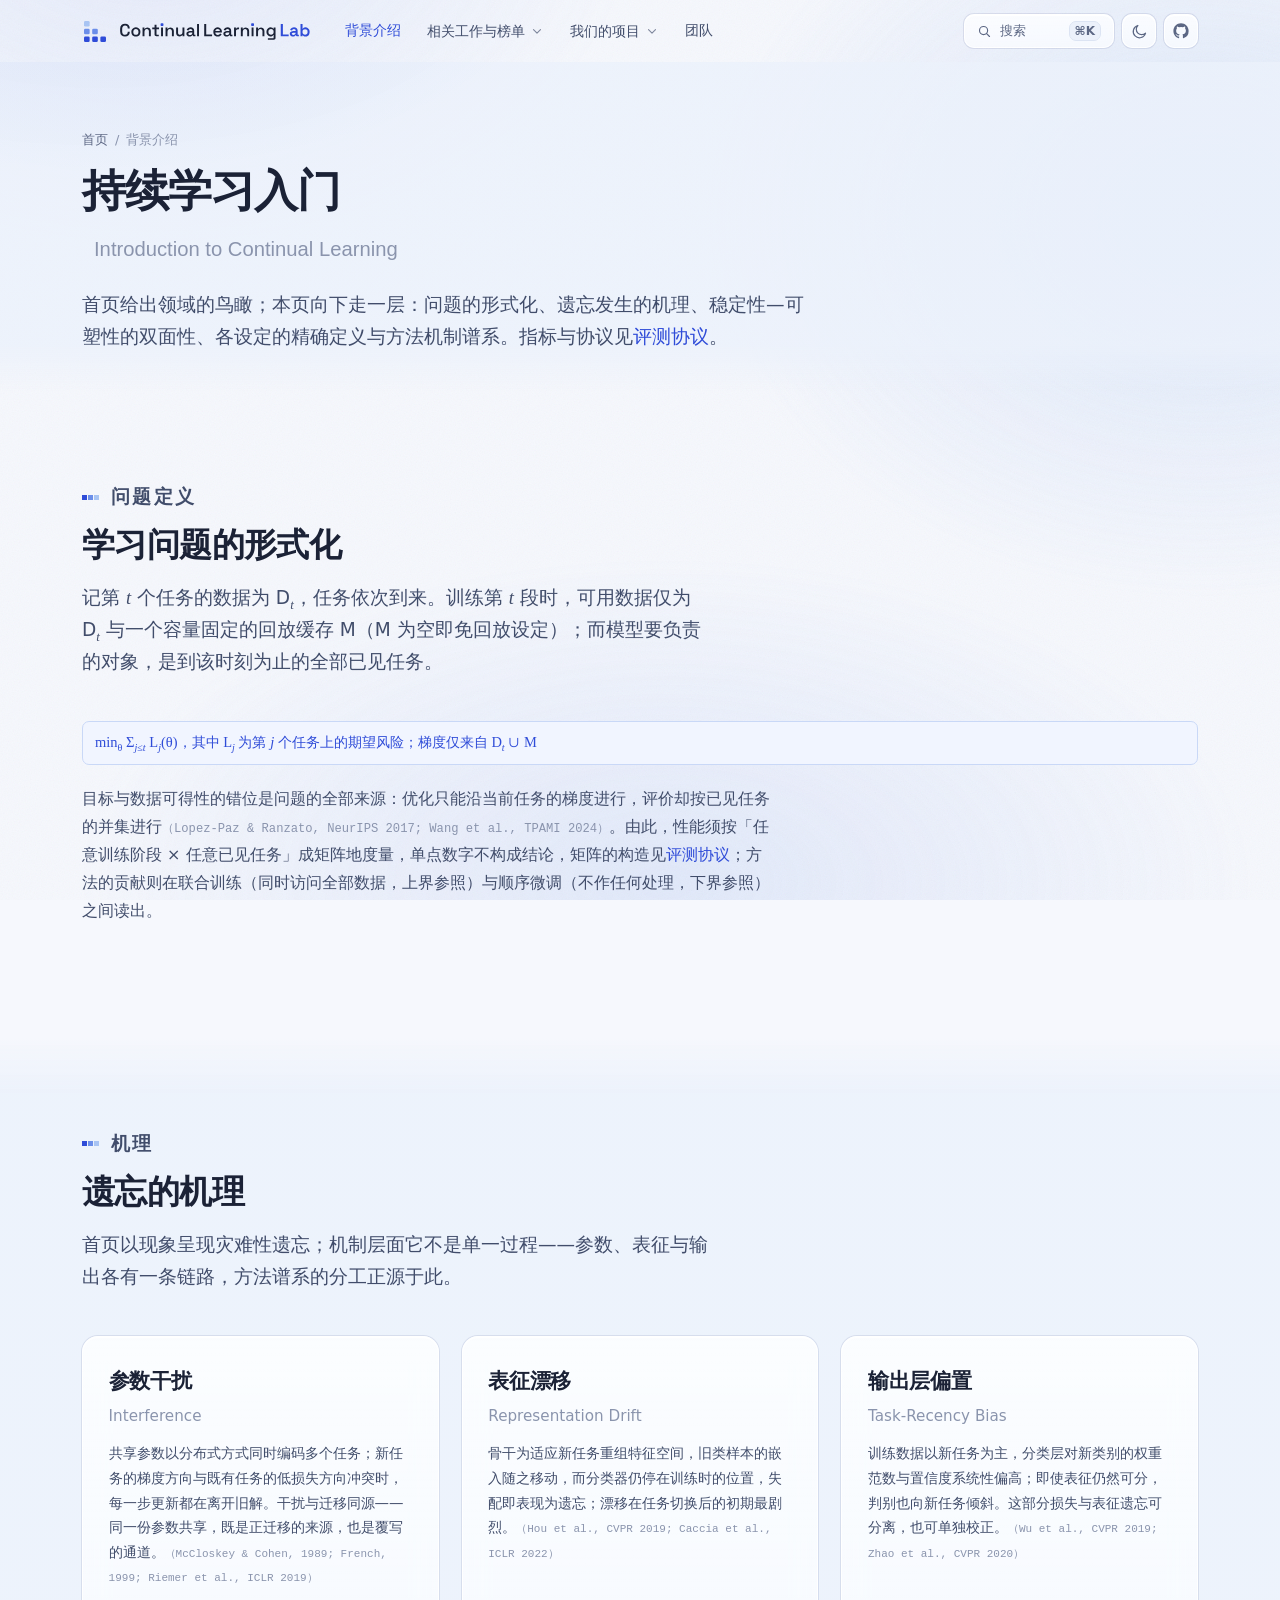
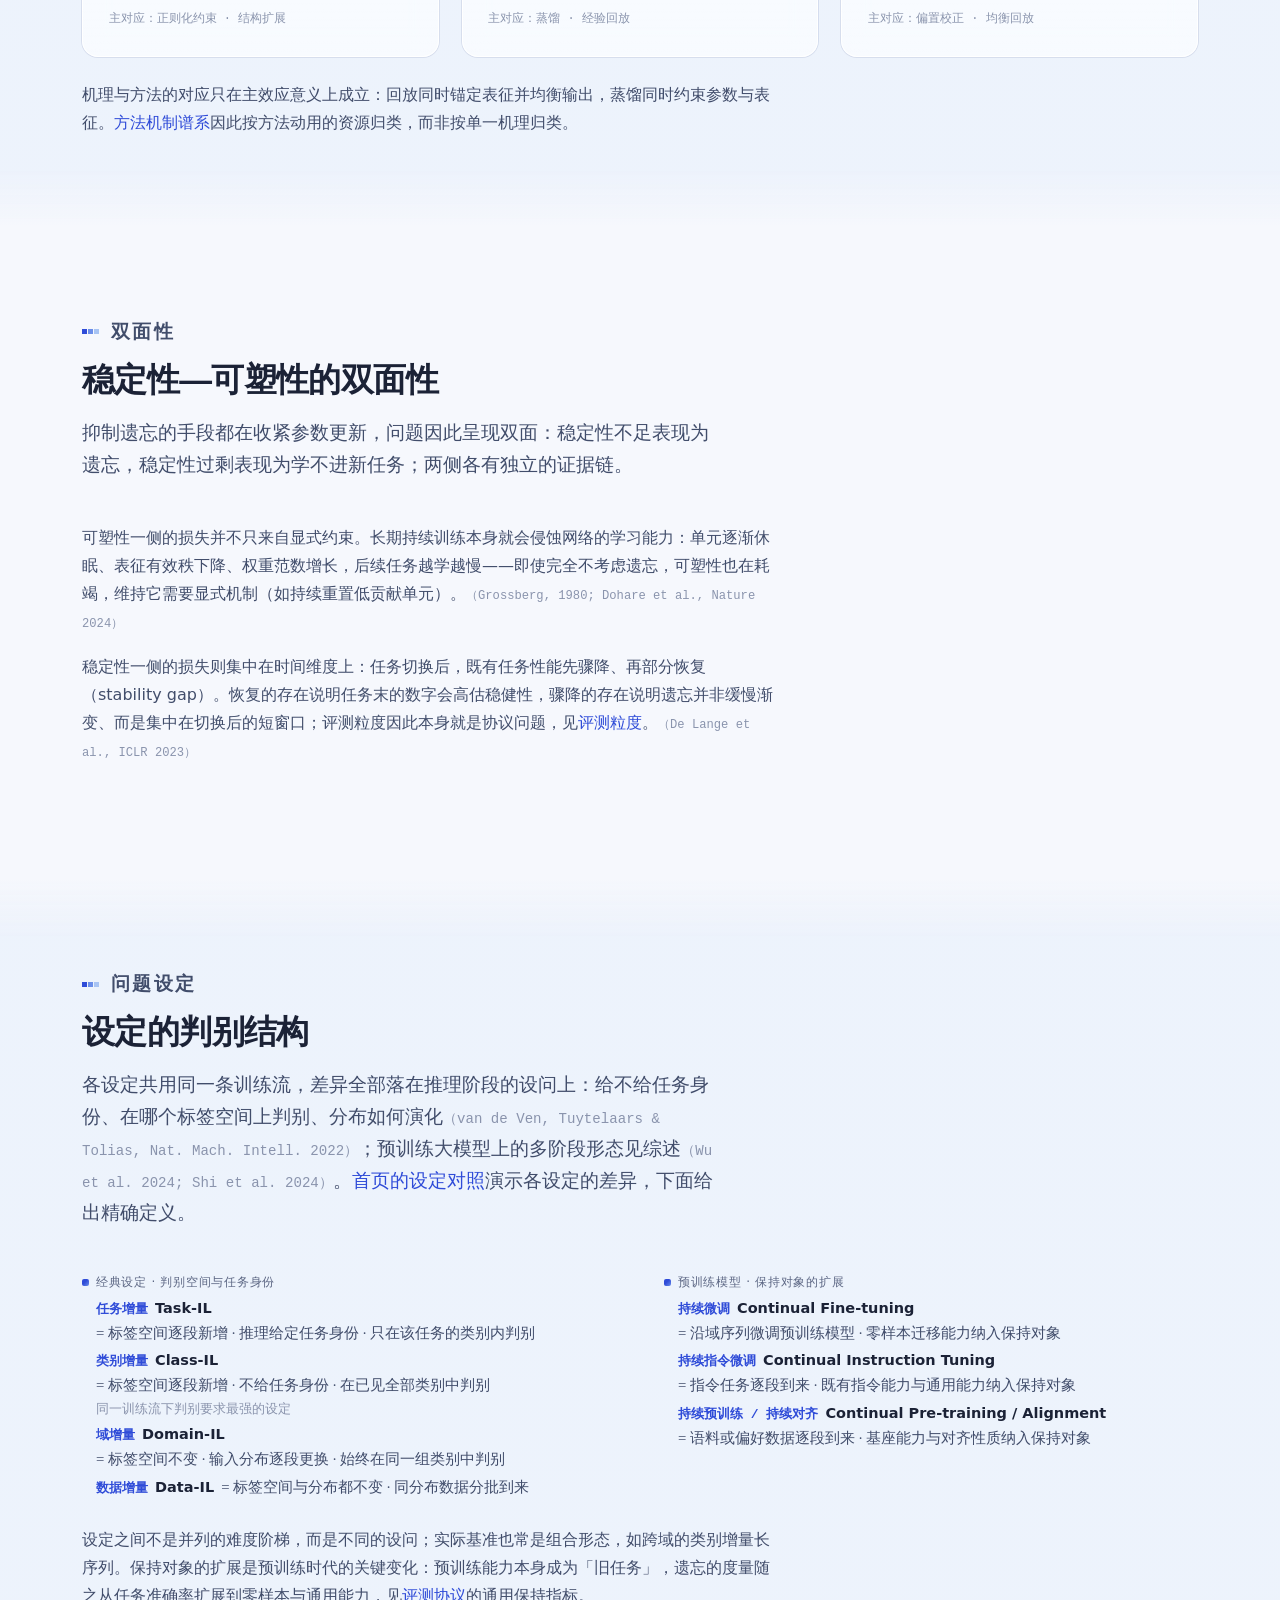
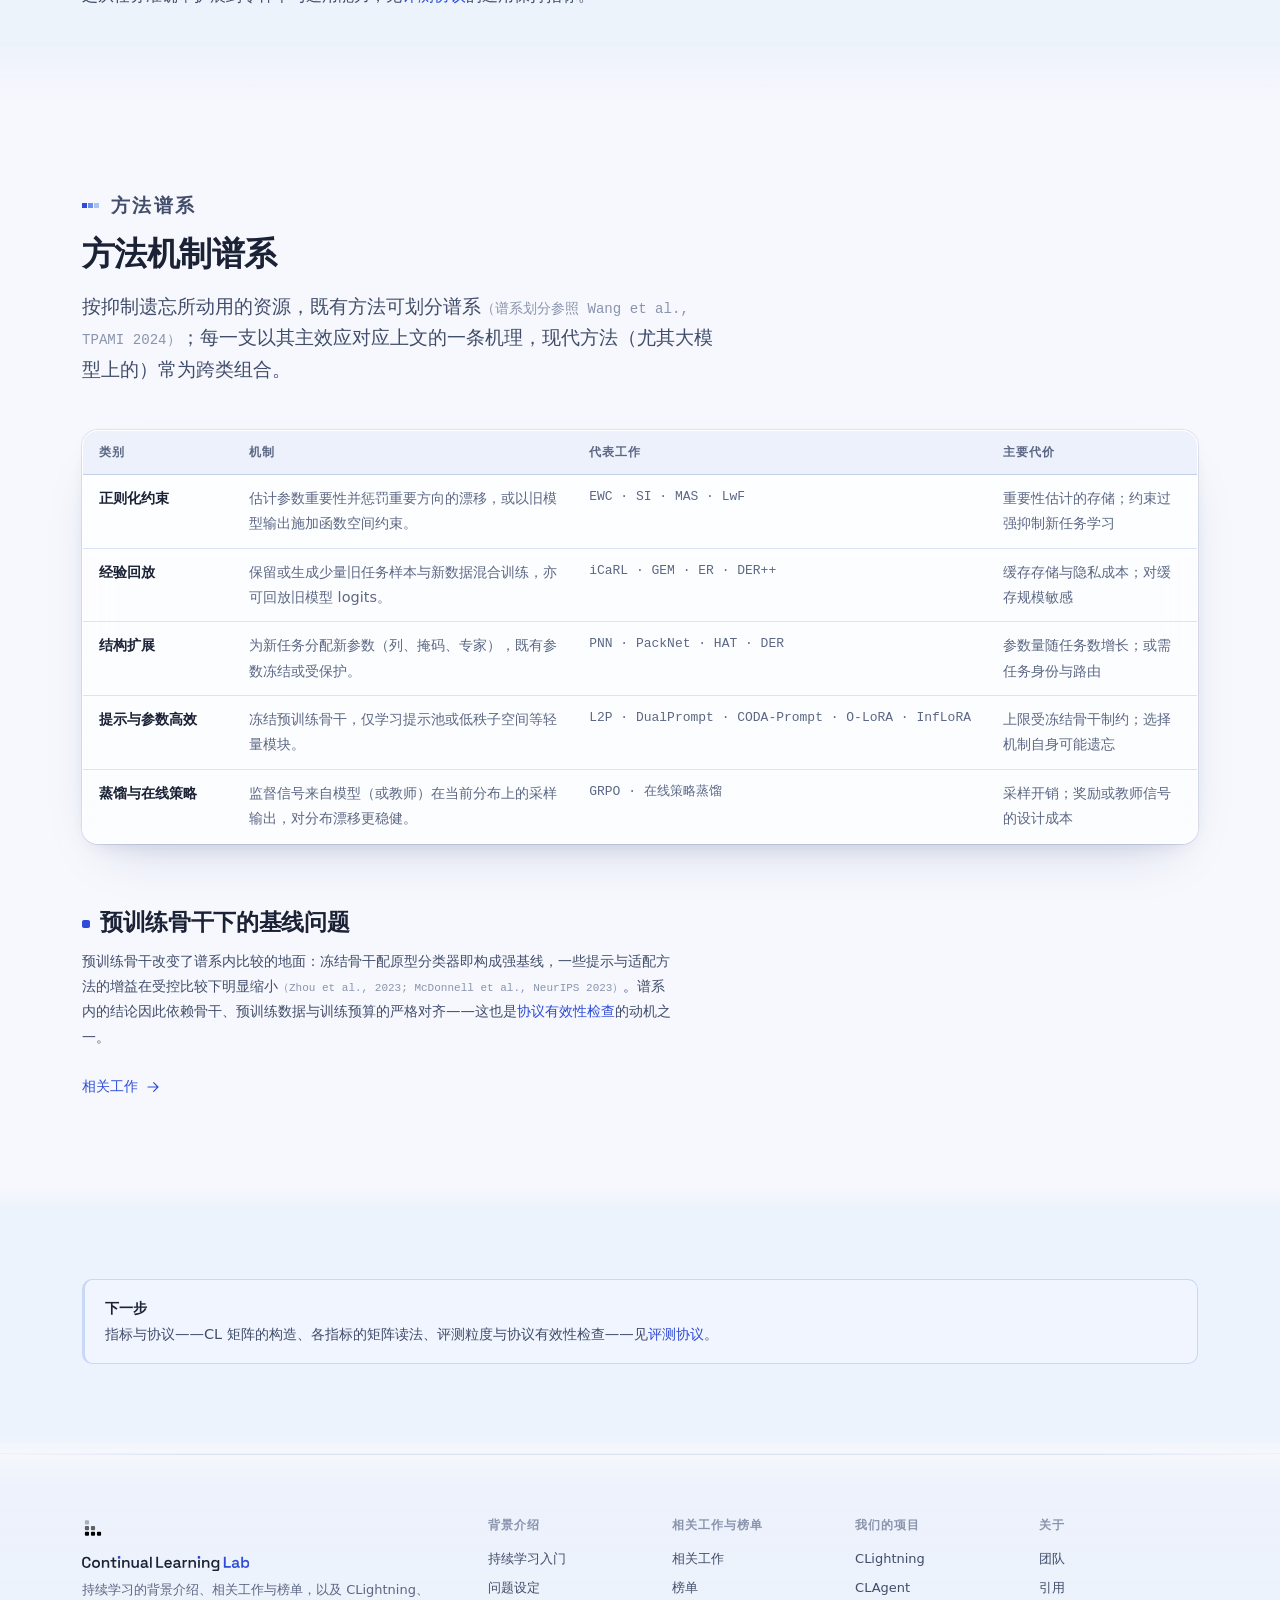
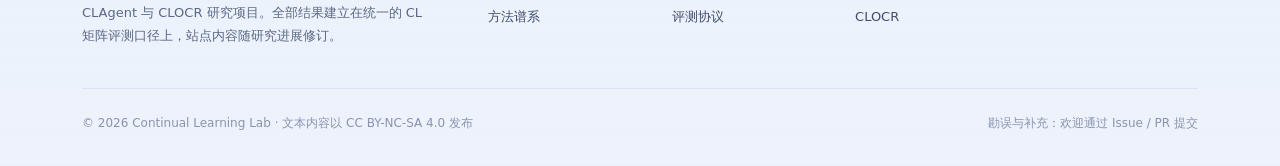
<file: learn/index.html>
<!doctype html>
<html lang="zh-CN">
<head>
<meta charset="utf-8">
<meta name="viewport" content="width=device-width, initial-scale=1, viewport-fit=cover">
<title>持续学习入门 · Continual Learning Lab</title>
<meta name="description" content="学习问题的形式化、遗忘的机理、稳定性—可塑性的双面性、各设定的精确定义与方法机制谱系。">
<meta property="og:title" content="持续学习入门 · Continual Learning Lab">
<meta property="og:description" content="学习问题的形式化、遗忘的机理、稳定性—可塑性的双面性、各设定的精确定义与方法机制谱系。">
<meta property="og:type" content="website">
<link rel="icon" href="data:image/svg+xml,<svg xmlns='http://www.w3.org/2000/svg' viewBox='1 0.4 18 17.2'><rect x='1' y='13' width='4.6' height='4.6' rx='1.1' fill='%232F4CD8'/><rect x='7.7' y='13' width='4.6' height='4.6' rx='1.1' fill='%232F4CD8'/><rect x='14.4' y='13' width='4.6' height='4.6' rx='1.1' fill='%232F4CD8'/><rect x='1' y='6.7' width='4.6' height='4.6' rx='1.1' fill='%236B8EE9'/><rect x='7.7' y='6.7' width='4.6' height='4.6' rx='1.1' fill='%236B8EE9'/><rect x='1' y='.4' width='4.6' height='4.6' rx='1.1' fill='%23A8C4F3'/></svg>">
<link rel="stylesheet" href="../assets/site.css?v=f74bf9b9">
<script>
  // 在首次绘制前定主题，避免闪白
  (() => {
    try {
      const saved = localStorage.getItem('cl-theme');
      if (saved === 'dark' || saved === 'light') document.documentElement.dataset.theme = saved;
    } catch (e) { /* 隐私模式下 localStorage 不可用 */ }
  })();
</script>
</head>
<body data-nav="learn" data-base="../">

<!-- 氛围层：整页身后的辉光与颗粒，玻璃靠它显形 -->
<div class="aura" aria-hidden="true"></div>

<a class="skip" href="#main">跳到主要内容</a>

<svg class="sprite" aria-hidden="true" focusable="false">
  <symbol id="i-arrow" viewBox="0 0 24 24" fill="none" stroke="currentColor" stroke-width="1.75" stroke-linecap="round" stroke-linejoin="round">
    <path d="M4.5 12h15M13 5.5l6.5 6.5-6.5 6.5"/>
  </symbol>
  <symbol id="i-chevron" viewBox="0 0 24 24" fill="none" stroke="currentColor" stroke-width="1.9" stroke-linecap="round" stroke-linejoin="round">
    <path d="M6 9.5l6 6 6-6"/>
  </symbol>
  <symbol id="i-search" viewBox="0 0 24 24" fill="none" stroke="currentColor" stroke-width="1.85" stroke-linecap="round" stroke-linejoin="round">
    <circle cx="10.5" cy="10.5" r="6.5"/><path d="M15.4 15.4L20 20"/>
  </symbol>
  <symbol id="i-sun" viewBox="0 0 24 24" fill="none" stroke="currentColor" stroke-width="1.75" stroke-linecap="round" stroke-linejoin="round">
    <circle cx="12" cy="12" r="4.2"/>
    <path d="M12 2.5v2.2M12 19.3v2.2M4.2 4.2l1.6 1.6M18.2 18.2l1.6 1.6M2.5 12h2.2M19.3 12h2.2M4.2 19.8l1.6-1.6M18.2 5.8l1.6-1.6"/>
  </symbol>
  <symbol id="i-moon" viewBox="0 0 24 24" fill="none" stroke="currentColor" stroke-width="1.75" stroke-linecap="round" stroke-linejoin="round">
    <path d="M20.5 14.3A8.8 8.8 0 1 1 9.7 3.5a7 7 0 0 0 10.8 10.8Z"/>
  </symbol>
  <symbol id="i-menu" viewBox="0 0 24 24" fill="none" stroke="currentColor" stroke-width="1.9" stroke-linecap="round">
    <path d="M3.5 7h17M3.5 12h17M3.5 17h17"/>
  </symbol>
  <symbol id="i-close" viewBox="0 0 24 24" fill="none" stroke="currentColor" stroke-width="1.9" stroke-linecap="round">
    <path d="M6 6l12 12M18 6L6 18"/>
  </symbol>
  <symbol id="i-copy" viewBox="0 0 24 24" fill="none" stroke="currentColor" stroke-width="1.7" stroke-linecap="round" stroke-linejoin="round">
    <rect x="8.5" y="8.5" width="11" height="11" rx="2.2"/>
    <path d="M15.5 5.5A2 2 0 0 0 13.5 4h-7a2.5 2.5 0 0 0-2.5 2.5v7a2 2 0 0 0 1.5 1.94"/>
  </symbol>
  <symbol id="i-check" viewBox="0 0 24 24" fill="none" stroke="currentColor" stroke-width="2" stroke-linecap="round" stroke-linejoin="round">
    <path d="M4.5 12.5l5 5 10-11"/>
  </symbol>
  <symbol id="i-github" viewBox="0 0 24 24" fill="currentColor">
    <path d="M12 .5C5.7.5.6 5.6.6 11.9c0 5.05 3.27 9.33 7.81 10.84.57.11.78-.25.78-.55 0-.27-.01-1.17-.02-2.12-3.18.69-3.85-1.35-3.85-1.35-.52-1.32-1.27-1.67-1.27-1.67-1.04-.71.08-.7.08-.7 1.15.08 1.75 1.18 1.75 1.18 1.02 1.75 2.68 1.24 3.33.95.1-.74.4-1.24.72-1.53-2.54-.29-5.21-1.27-5.21-5.65 0-1.25.45-2.27 1.17-3.07-.12-.29-.51-1.45.11-3.03 0 0 .96-.31 3.15 1.17a10.9 10.9 0 0 1 5.74 0c2.18-1.48 3.14-1.17 3.14-1.17.62 1.58.23 2.74.12 3.03.73.8 1.17 1.82 1.17 3.07 0 4.39-2.68 5.36-5.23 5.64.41.36.78 1.06.78 2.13 0 1.54-.01 2.79-.01 3.16 0 .31.2.67.79.55a11.42 11.42 0 0 0 7.8-10.84C23.4 5.6 18.3.5 12 .5Z"/>
  </symbol>
  <symbol id="i-ext" viewBox="0 0 24 24" fill="none" stroke="currentColor" stroke-width="1.7" stroke-linecap="round" stroke-linejoin="round">
    <path d="M13.5 4.5h6v6M19 5l-7.2 7.2M9.5 5.5H7A2.5 2.5 0 0 0 4.5 8v9A2.5 2.5 0 0 0 7 19.5h9a2.5 2.5 0 0 0 2.5-2.5v-2.5"/>
  </symbol>
  <symbol id="i-download" viewBox="0 0 24 24" fill="none" stroke="currentColor" stroke-width="1.7" stroke-linecap="round" stroke-linejoin="round">
    <path d="M12 3.5v11M7.8 10.3 12 14.5l4.2-4.2M4.5 16.5v2A2 2 0 0 0 6.5 20.5h11a2 2 0 0 0 2-2v-2"/>
  </symbol>
  <symbol id="i-book" viewBox="0 0 24 24" fill="none" stroke="currentColor" stroke-width="1.7" stroke-linecap="round" stroke-linejoin="round">
    <path d="M4 4.8A1.8 1.8 0 0 1 5.8 3H11v16H5.8A1.8 1.8 0 0 0 4 20.8V4.8ZM20 4.8A1.8 1.8 0 0 0 18.2 3H13v16h5.2a1.8 1.8 0 0 1 1.8 1.8V4.8Z"/>
  </symbol>
  <symbol id="i-grid" viewBox="0 0 24 24" fill="none" stroke="currentColor" stroke-width="1.7" stroke-linecap="round" stroke-linejoin="round">
    <rect x="3.5" y="3.5" width="17" height="17" rx="2"/>
    <path d="M3.5 9.17h17M3.5 14.83h17M9.17 3.5v17M14.83 3.5v17"/>
  </symbol>
  <symbol id="i-layers" viewBox="0 0 24 24" fill="none" stroke="currentColor" stroke-width="1.7" stroke-linecap="round" stroke-linejoin="round">
    <path d="M12 3l8.5 4.5L12 12 3.5 7.5 12 3ZM3.5 12.2 12 16.7l8.5-4.5M3.5 16.7 12 21.2l8.5-4.5"/>
  </symbol>
  <symbol id="i-chart" viewBox="0 0 24 24" fill="none" stroke="currentColor" stroke-width="1.7" stroke-linecap="round" stroke-linejoin="round">
    <path d="M4 20V4M4 20h16M8 20v-6M12.7 20V9M17.3 20v-9.5"/>
  </symbol>
  <symbol id="i-terminal" viewBox="0 0 24 24" fill="none" stroke="currentColor" stroke-width="1.7" stroke-linecap="round" stroke-linejoin="round">
    <rect x="3" y="4.5" width="18" height="15" rx="2.2"/><path d="M7.5 10l3 2.8-3 2.8M13 15.8h4"/>
  </symbol>
  <symbol id="i-flask" viewBox="0 0 24 24" fill="none" stroke="currentColor" stroke-width="1.7" stroke-linecap="round" stroke-linejoin="round">
    <path d="M9.5 3v6.2L4.6 17.4A2 2 0 0 0 6.3 20.5h11.4a2 2 0 0 0 1.7-3.1L14.5 9.2V3M8 3h8M7.2 14.5h9.6"/>
  </symbol>
  <symbol id="i-doc" viewBox="0 0 24 24" fill="none" stroke="currentColor" stroke-width="1.7" stroke-linecap="round" stroke-linejoin="round">
    <path d="M13.5 3H7a2 2 0 0 0-2 2v14a2 2 0 0 0 2 2h10a2 2 0 0 0 2-2V8.5L13.5 3Z"/>
    <path d="M13.3 3.2v5.3H19M8.8 13h6.4M8.8 16.7h4.4"/>
  </symbol>
  <symbol id="i-repeat" viewBox="0 0 24 24" fill="none" stroke="currentColor" stroke-width="1.7" stroke-linecap="round" stroke-linejoin="round">
    <path d="M4 11.5A7.5 7.5 0 0 1 17.4 6.8M20 12.5A7.5 7.5 0 0 1 6.6 17.2"/>
    <path d="M17.6 3.4v3.6H14M6.4 20.6V17H10"/>
  </symbol>
</svg>
<header class="site-head" id="site-head">
  <div class="shell head-inner">

    <a class="brand" href="../" aria-label="持续学习入门 · Continual Learning Lab 首页">
      <span class="brand-mark" aria-hidden="true">
        <svg viewBox="1 0.4 18 17.2" width="22" height="21">
          <rect class="m-deep" x="1"    y="13"  width="4.6" height="4.6" rx="1.1"/>
          <rect class="m-deep" x="7.7"  y="13"  width="4.6" height="4.6" rx="1.1"/>
          <rect class="m-deep" x="14.4" y="13"  width="4.6" height="4.6" rx="1.1"/>
          <rect class="m-mid"  x="1"    y="6.7" width="4.6" height="4.6" rx="1.1"/>
          <rect class="m-mid"  x="7.7"  y="6.7" width="4.6" height="4.6" rx="1.1"/>
          <rect class="m-lite" x="1"    y=".4"  width="4.6" height="4.6" rx="1.1"/>
        </svg>
      </span>
      <svg class="wordmark" viewBox="45 -756 10761 964" aria-hidden="true" focusable="false">
        <path class="wm-main" d="M332 14Q204 14 129 -58Q53 -131 53 -267V-433Q53 -569 129 -642Q204 -714 332 -714Q460 -714 529 -644Q598 -574 598 -452V-446H484V-456Q484 -524 447 -567Q410 -611 332 -611Q256 -611 212 -564Q169 -517 169 -435V-265Q169 -184 212 -137Q256 -89 332 -89Q410 -89 447 -133Q484 -177 484 -244V-262H598V-248Q598 -126 529 -56Q460 14 332 14Z M946 14Q872 14 814 -16Q756 -47 723 -104Q689 -160 689 -239V-254Q689 -333 723 -390Q756 -447 814 -477Q872 -508 946 -508Q1020 -508 1078 -477Q1136 -447 1169 -390Q1203 -333 1203 -254V-239Q1203 -160 1169 -104Q1136 -47 1078 -16Q1020 14 946 14ZM946 -84Q1011 -84 1052 -125Q1093 -167 1093 -242V-252Q1093 -326 1052 -368Q1012 -410 946 -410Q881 -410 840 -368Q799 -326 799 -252V-242Q799 -167 840 -125Q881 -84 946 -84Z M1323 0V-494H1431V-422H1448Q1461 -452 1496 -477Q1531 -502 1601 -502Q1658 -502 1701 -477Q1745 -451 1769 -405Q1794 -359 1794 -296V0H1684V-287Q1684 -349 1654 -379Q1623 -409 1568 -409Q1506 -409 1470 -368Q1433 -326 1433 -250V0Z M2107 0Q2060 0 2033 -28Q2005 -56 2005 -103V-402H1873V-494H2005V-654H2115V-494H2259V-402H2115V-122Q2115 -92 2143 -92H2244V0Z M2373 0V-494H2483V0Z M2628 0V-494H2736V-422H2753Q2766 -452 2801 -477Q2836 -502 2906 -502Q2963 -502 3006 -477Q3050 -451 3074 -405Q3099 -359 3099 -296V0H2989V-287Q2989 -349 2959 -379Q2928 -409 2873 -409Q2811 -409 2775 -368Q2738 -326 2738 -250V0Z M3420 8Q3363 8 3320 -17Q3276 -42 3251 -89Q3227 -135 3227 -198V-494H3337V-206Q3337 -144 3367 -115Q3398 -85 3453 -85Q3515 -85 3551 -126Q3588 -167 3588 -244V-494H3697V0H3590V-71H3573Q3560 -43 3525 -17Q3490 8 3420 8Z M3995 14Q3943 14 3901 -4Q3859 -23 3835 -58Q3810 -93 3810 -143Q3810 -194 3835 -227Q3859 -261 3902 -278Q3945 -296 3999 -296H4146V-326Q4146 -367 4121 -392Q4096 -417 4043 -417Q3992 -417 3966 -393Q3939 -369 3931 -331L3829 -364Q3841 -404 3867 -436Q3894 -468 3938 -488Q3982 -508 4045 -508Q4142 -508 4197 -459Q4252 -410 4252 -319V-121Q4252 -91 4280 -91H4322V0H4243Q4207 0 4185 -18Q4162 -36 4162 -67V-69H4146Q4139 -55 4124 -35Q4108 -15 4077 -1Q4047 14 3995 14ZM4013 -76Q4072 -76 4109 -110Q4146 -144 4146 -201V-212H4006Q3967 -212 3944 -195Q3920 -178 3920 -146Q3920 -114 3945 -95Q3969 -76 4013 -76Z M4415 0V-700H4525V0Z M4820 0V-700H4935V-105H5267V0Z M5587 14Q5513 14 5456 -18Q5400 -49 5369 -106Q5337 -164 5337 -241V-253Q5337 -330 5368 -387Q5399 -445 5455 -476Q5511 -508 5584 -508Q5655 -508 5709 -476Q5763 -445 5793 -388Q5823 -331 5823 -256V-216H5449Q5451 -155 5491 -119Q5531 -82 5590 -82Q5647 -82 5675 -107Q5703 -132 5717 -164L5808 -118Q5794 -90 5768 -59Q5741 -29 5698 -7Q5654 14 5587 14ZM5450 -299H5711Q5707 -351 5673 -381Q5638 -411 5583 -411Q5527 -411 5492 -381Q5458 -351 5450 -299Z M6092 14Q6040 14 5998 -4Q5956 -23 5932 -58Q5907 -93 5907 -143Q5907 -194 5932 -227Q5956 -261 5999 -278Q6042 -296 6096 -296H6243V-326Q6243 -367 6218 -392Q6193 -417 6140 -417Q6089 -417 6063 -393Q6036 -369 6028 -331L5926 -364Q5938 -404 5964 -436Q5991 -468 6035 -488Q6079 -508 6142 -508Q6239 -508 6294 -459Q6349 -410 6349 -319V-121Q6349 -91 6377 -91H6419V0H6340Q6304 0 6282 -18Q6259 -36 6259 -67V-69H6243Q6236 -55 6221 -35Q6205 -15 6174 -1Q6144 14 6092 14ZM6110 -76Q6169 -76 6206 -110Q6243 -144 6243 -201V-212H6103Q6064 -212 6041 -195Q6017 -178 6017 -146Q6017 -114 6042 -95Q6066 -76 6110 -76Z M6512 0V-494H6620V-436H6637Q6649 -467 6674 -481Q6700 -496 6738 -496H6797V-397H6735Q6685 -397 6654 -370Q6622 -344 6622 -287V0Z M6897 0V-494H7005V-422H7022Q7035 -452 7070 -477Q7105 -502 7175 -502Q7232 -502 7275 -477Q7319 -451 7343 -405Q7368 -359 7368 -296V0H7258V-287Q7258 -349 7228 -379Q7197 -409 7142 -409Q7080 -409 7044 -368Q7007 -326 7007 -250V0Z M7508 0V-494H7618V0Z M7763 0V-494H7871V-422H7888Q7901 -452 7936 -477Q7971 -502 8041 -502Q8098 -502 8141 -477Q8185 -451 8209 -405Q8234 -359 8234 -296V0H8124V-287Q8124 -349 8094 -379Q8063 -409 8008 -409Q7946 -409 7910 -368Q7873 -326 7873 -250V0Z M8350 -245V-260Q8350 -338 8382 -393Q8413 -448 8465 -478Q8516 -508 8578 -508Q8649 -508 8687 -482Q8724 -456 8741 -426H8758V-494H8865V97Q8865 144 8838 172Q8810 200 8763 200H8431V104H8727Q8756 104 8756 74V-75H8739Q8728 -57 8709 -39Q8690 -21 8658 -9Q8626 3 8578 3Q8516 3 8464 -27Q8412 -56 8381 -112Q8350 -167 8350 -245ZM8609 -93Q8673 -93 8715 -134Q8757 -175 8757 -248V-257Q8757 -331 8716 -371Q8674 -411 8609 -411Q8545 -411 8503 -371Q8461 -331 8461 -257V-248Q8461 -175 8503 -134Q8545 -93 8609 -93Z"/>
        <path class="wm-dot" d="M2389 -748h78a42 42 0 0 1 42 42v78a42 42 0 0 1 -42 42h-78a42 42 0 0 1 -42 -42v-78a42 42 0 0 1 42 -42z M7524 -748h78a42 42 0 0 1 42 42v78a42 42 0 0 1 -42 42h-78a42 42 0 0 1 -42 -42v-78a42 42 0 0 1 42 -42z"/>
        <path class="wm-lab" d="M9161 0V-700H9282V-109H9610V0Z M9859 14Q9807 14 9765 -4Q9723 -23 9698 -58Q9674 -93 9674 -144Q9674 -194 9698 -228Q9723 -262 9766 -280Q9809 -297 9864 -297H10007V-327Q10007 -366 9983 -390Q9959 -415 9908 -415Q9858 -415 9833 -391Q9807 -368 9799 -331L9693 -366Q9705 -405 9732 -437Q9758 -469 9802 -489Q9846 -508 9910 -508Q10007 -508 10063 -459Q10118 -411 10118 -319V-125Q10118 -95 10146 -95H10188V0H10107Q10071 0 10048 -18Q10025 -36 10025 -67V-69H10008Q10002 -55 9987 -35Q9972 -15 9941 -1Q9911 14 9859 14ZM9878 -80Q9935 -80 9971 -112Q10007 -145 10007 -200V-210H9871Q9834 -210 9811 -194Q9788 -178 9788 -147Q9788 -117 9812 -98Q9836 -80 9878 -80Z M10573 14Q10503 14 10466 -10Q10428 -35 10411 -65H10394V0H10281V-700H10396V-432H10413Q10424 -452 10443 -469Q10463 -486 10494 -497Q10526 -508 10573 -508Q10634 -508 10685 -479Q10736 -449 10767 -392Q10798 -335 10798 -255V-239Q10798 -159 10767 -102Q10736 -45 10685 -16Q10633 14 10573 14ZM10539 -86Q10601 -86 10642 -126Q10683 -167 10683 -242V-252Q10683 -328 10643 -368Q10602 -408 10539 -408Q10477 -408 10435 -368Q10394 -328 10394 -252V-242Q10394 -167 10435 -126Q10477 -86 10539 -86Z"/>
      </svg>
      <span class="sr-only">Continual Learning Lab</span>
    </a>

    <nav class="head-nav" aria-label="主导航">
      <a class="nav-link" data-nav-key="learn" href="../learn">背景介绍</a>

      <div class="nav-group">
        <button type="button" class="nav-link nav-trigger" data-nav-key="works evaluation leaderboard"
                aria-expanded="false" aria-controls="menu-eval">
          相关工作与榜单<svg class="ic caret" width="14" height="14" aria-hidden="true"><use href="#i-chevron"/></svg>
        </button>
        <div class="nav-menu" id="menu-eval" hidden>
          <div class="nav-menu-grid one-col">
            <a href="../works">
              <svg class="ic" width="18" height="18" aria-hidden="true"><use href="#i-book"/></svg>
              <b>相关工作</b><span>方法、奠基文献、综述、基准与工具库</span>
            </a>
            <a href="../leaderboard">
              <svg class="ic" width="18" height="18" aria-hidden="true"><use href="#i-chart"/></svg>
              <b>榜单</b><span>各问题设定下的评测口径与结果表</span>
            </a>
            <a href="../evaluation">
              <svg class="ic" width="18" height="18" aria-hidden="true"><use href="#i-grid"/></svg>
              <b>评测协议</b><span>榜单的统一口径与有效性检查</span>
            </a>
          </div>
        </div>
      </div>

      <div class="nav-group">
        <button type="button" class="nav-link nav-trigger" data-nav-key="libraries agent"
                aria-expanded="false" aria-controls="menu-proj">
          我们的项目<svg class="ic caret" width="14" height="14" aria-hidden="true"><use href="#i-chevron"/></svg>
        </button>
        <div class="nav-menu" id="menu-proj" hidden>
          <div class="nav-menu-grid one-col">
            <a href="../libraries">
              <svg class="ic" width="18" height="18" aria-hidden="true"><use href="#i-flask"/></svg>
              <b>CLightning</b><span>类别增量、域增量与持续指令微调方法库</span>
            </a>
            <a href="../agent">
              <svg class="ic" width="18" height="18" aria-hidden="true"><use href="#i-terminal"/></svg>
              <b>CLAgent</b><span>以持续学习为核心能力的自进化智能体系统</span>
            </a>
            <a href="../ocr">
              <svg class="ic" width="18" height="18" aria-hidden="true"><use href="#i-doc"/></svg>
              <b>CLOCR</b><span>版式、语种与年代漂移下的文字识别持续学习</span>
            </a>
          </div>
        </div>
      </div>

      <a class="nav-link" data-nav-key="team" href="../team">团队</a>
    </nav>

    <div class="head-tools">
      <button type="button" class="tool search-tool" id="search-open" aria-label="全站检索">
        <svg class="ic" width="15" height="15" aria-hidden="true"><use href="#i-search"/></svg>
        <span>搜索</span><kbd>⌘K</kbd>
      </button>
      <button type="button" class="tool icon-only" id="theme-toggle" aria-label="切换配色主题">
        <svg class="ic only-light" width="17" height="17" aria-hidden="true"><use href="#i-moon"/></svg>
        <svg class="ic only-dark" width="17" height="17" aria-hidden="true"><use href="#i-sun"/></svg>
      </button>
      <a class="tool icon-only repo" href="#" title="仓库地址待发布" aria-label="GitHub 仓库（待发布）">
        <svg class="ic" width="16" height="16" aria-hidden="true"><use href="#i-github"/></svg>
      </a>
      <button type="button" class="tool icon-only menu-toggle" id="menu-toggle"
              aria-label="打开导航菜单" aria-expanded="false" aria-controls="mobile-nav">
        <svg class="ic only-closed" width="19" height="19" aria-hidden="true"><use href="#i-menu"/></svg>
        <svg class="ic only-open" width="19" height="19" aria-hidden="true"><use href="#i-close"/></svg>
      </button>
    </div>
  </div>

  <nav class="mobile-nav" id="mobile-nav" aria-label="移动端导航" hidden>
    <div class="shell">
      <p class="m-group">背景介绍</p>
      <a href="../learn">持续学习入门</a>
      <p class="m-group">相关工作与榜单</p>
      <a href="../works">相关工作</a>
      <a href="../leaderboard">榜单</a>
      <a href="../evaluation">评测协议</a>
      <p class="m-group">我们的项目</p>
      <a href="../libraries">CLightning</a>
      <a href="../agent">CLAgent</a>
      <a href="../ocr">CLOCR</a>
      <p class="m-group">关于</p>
      <a href="../team">团队</a>
    </div>
  </nav>
</header>

<main id="main">
<section class="page-head">
  <div class="shell">
    <p class="crumb"><a href="../">首页</a><span>/</span><span>背景介绍</span></p>
    <h1>持续学习入门<span class="en">Introduction to Continual Learning</span></h1>
    <p class="lede">首页给出领域的鸟瞰；本页向下走一层：问题的形式化、遗忘发生的机理、稳定性—可塑性的双面性、各设定的精确定义与方法机制谱系。指标与协议见<a href="../evaluation">评测协议</a>。</p>
  </div>
</section>

<section class="section">
  <div class="shell">
    <div class="sec-head">
      <p class="eyebrow">问题定义</p>
      <h2>学习问题的形式化</h2>
      <p>记第 <i class="var">t</i> 个任务的数据为 D<sub><i class="var">t</i></sub>，任务依次到来。训练第 <i class="var">t</i> 段时，可用数据仅为 D<sub><i class="var">t</i></sub> 与一个容量固定的回放缓存 M（M 为空即免回放设定）；而模型要负责的对象，是到该时刻为止的全部已见任务。</p>
    </div>

    <p class="formula-line" data-reveal>min<sub>θ</sub> Σ<sub><i class="var">j</i>≤<i class="var">t</i></sub> L<sub><i class="var">j</i></sub>(θ)，其中 L<sub><i class="var">j</i></sub> 为第 <i class="var">j</i> 个任务上的期望风险；梯度仅来自 D<sub><i class="var">t</i></sub> ∪ M</p>

    <div class="prose lab-lead" style="margin-top:var(--s-5)">
      <p>目标与数据可得性的错位是问题的全部来源：优化只能沿当前任务的梯度进行，评价却按已见任务的并集进行<i class="cite">（Lopez-Paz &amp; Ranzato, NeurIPS 2017; Wang et al., TPAMI 2024）</i>。由此，性能须按「任意训练阶段 × 任意已见任务」成矩阵地度量，单点数字不构成结论，矩阵的构造见<a href="../evaluation">评测协议</a>；方法的贡献则在联合训练（同时访问全部数据，上界参照）与顺序微调（不作任何处理，下界参照）之间读出。</p>
    </div>
  </div>
</section>

<section class="section section--tint" id="mechanisms">
  <div class="shell">
    <div class="sec-head">
      <p class="eyebrow">机理</p>
      <h2>遗忘的机理</h2>
      <p>首页以现象呈现灾难性遗忘；机制层面它不是单一过程——参数、表征与输出各有一条链路，方法谱系的分工正源于此。</p>
    </div>

    <div class="grid grid-3">
      <div class="card" data-reveal>
        <b class="card-title">参数干扰<span class="en">Interference</span></b>
        <p>共享参数以分布式方式同时编码多个任务；新任务的梯度方向与既有任务的低损失方向冲突时，每一步更新都在离开旧解。干扰与迁移同源——同一份参数共享，既是正迁移的来源，也是覆写的通道。<i class="cite">（McCloskey &amp; Cohen, 1989; French, 1999; Riemer et al., ICLR 2019）</i></p>
        <span class="meta">主对应：正则化约束 · 结构扩展</span>
      </div>
      <div class="card" data-reveal>
        <b class="card-title">表征漂移<span class="en">Representation Drift</span></b>
        <p>骨干为适应新任务重组特征空间，旧类样本的嵌入随之移动，而分类器仍停在训练时的位置，失配即表现为遗忘；漂移在任务切换后的初期最剧烈。<i class="cite">（Hou et al., CVPR 2019; Caccia et al., ICLR 2022）</i></p>
        <span class="meta">主对应：蒸馏 · 经验回放</span>
      </div>
      <div class="card" data-reveal>
        <b class="card-title">输出层偏置<span class="en">Task-Recency Bias</span></b>
        <p>训练数据以新任务为主，分类层对新类别的权重范数与置信度系统性偏高；即使表征仍然可分，判别也向新任务倾斜。这部分损失与表征遗忘可分离，也可单独校正。<i class="cite">（Wu et al., CVPR 2019; Zhao et al., CVPR 2020）</i></p>
        <span class="meta">主对应：偏置校正 · 均衡回放</span>
      </div>
    </div>

    <p class="prose" style="margin-top:var(--s-6)">机理与方法的对应只在主效应意义上成立：回放同时锚定表征并均衡输出，蒸馏同时约束参数与表征。<a href="#families">方法机制谱系</a>因此按方法动用的资源归类，而非按单一机理归类。</p>
  </div>
</section>

<section class="section" id="duality">
  <div class="shell">
    <div class="sec-head">
      <p class="eyebrow">双面性</p>
      <h2>稳定性—可塑性的双面性</h2>
      <p>抑制遗忘的手段都在收紧参数更新，问题因此呈现双面：稳定性不足表现为遗忘，稳定性过剩表现为学不进新任务；两侧各有独立的证据链。</p>
    </div>

    <div class="prose lab-lead">
      <p>可塑性一侧的损失并不只来自显式约束。长期持续训练本身就会侵蚀网络的学习能力：单元逐渐休眠、表征有效秩下降、权重范数增长，后续任务越学越慢——即使完全不考虑遗忘，可塑性也在耗竭，维持它需要显式机制（如持续重置低贡献单元）。<i class="cite">（Grossberg, 1980; Dohare et al., Nature 2024）</i></p>
      <p>稳定性一侧的损失则集中在时间维度上：任务切换后，既有任务性能先骤降、再部分恢复（stability gap）。恢复的存在说明任务末的数字会高估稳健性，骤降的存在说明遗忘并非缓慢渐变、而是集中在切换后的短窗口；评测粒度因此本身就是协议问题，见<a href="../evaluation#granularity">评测粒度</a>。<i class="cite">（De Lange et al., ICLR 2023）</i></p>
    </div>
  </div>
</section>

<section class="section section--tint" id="settings">
  <div class="shell">
    <div class="sec-head">
      <p class="eyebrow">问题设定</p>
      <h2>设定的判别结构</h2>
      <p>各设定共用同一条训练流，差异全部落在推理阶段的设问上：给不给任务身份、在哪个标签空间上判别、分布如何演化<i class="cite">（van de Ven, Tuytelaars &amp; Tolias, Nat. Mach. Intell. 2022）</i>；预训练大模型上的多阶段形态见综述<i class="cite">（Wu et al. 2024; Shi et al. 2024）</i>。<a href="../#settings">首页的设定对照</a>演示各设定的差异，下面给出精确定义。</p>
    </div>

    <div class="metric-map">
      <div class="m-set">
        <p class="m-dim">经典设定 · 判别空间与任务身份</p>
        <p class="m-eq"><b>任务增量</b><span class="m-name">Task-IL</span><span class="formula">= 标签空间逐段新增 · 推理给定任务身份 · 只在该任务的类别内判别</span></p>
        <p class="m-eq"><b>类别增量</b><span class="m-name">Class-IL</span><span class="formula">= 标签空间逐段新增 · 不给任务身份 · 在已见全部类别中判别</span><span class="m-tail">同一训练流下判别要求最强的设定</span></p>
        <p class="m-eq"><b>域增量</b><span class="m-name">Domain-IL</span><span class="formula">= 标签空间不变 · 输入分布逐段更换 · 始终在同一组类别中判别</span></p>
        <p class="m-eq"><b>数据增量</b><span class="m-name">Data-IL</span><span class="formula">= 标签空间与分布都不变 · 同分布数据分批到来</span></p>
      </div>
      <div class="m-set">
        <p class="m-dim">预训练模型 · 保持对象的扩展</p>
        <p class="m-eq"><b>持续微调</b><span class="m-name">Continual Fine-tuning</span><span class="formula">= 沿域序列微调预训练模型 · 零样本迁移能力纳入保持对象</span></p>
        <p class="m-eq"><b>持续指令微调</b><span class="m-name">Continual Instruction Tuning</span><span class="formula">= 指令任务逐段到来 · 既有指令能力与通用能力纳入保持对象</span></p>
        <p class="m-eq"><b>持续预训练 / 持续对齐</b><span class="m-name">Continual Pre-training / Alignment</span><span class="formula">= 语料或偏好数据逐段到来 · 基座能力与对齐性质纳入保持对象</span></p>
      </div>
    </div>

    <p class="prose" style="margin-top:var(--s-6)">设定之间不是并列的难度阶梯，而是不同的设问；实际基准也常是组合形态，如跨域的类别增量长序列。保持对象的扩展是预训练时代的关键变化：预训练能力本身成为「旧任务」，遗忘的度量随之从任务准确率扩展到零样本与通用能力，见<a href="../evaluation">评测协议</a>的通用保持指标。</p>
  </div>
</section>

<section class="section" id="families">
  <div class="shell">
    <div class="sec-head">
      <p class="eyebrow">方法谱系</p>
      <h2>方法机制谱系</h2>
      <p>按抑制遗忘所动用的资源，既有方法可划分谱系<i class="cite">（谱系划分参照 Wang et al., TPAMI 2024）</i>；每一支以其主效应对应上文的一条机理，现代方法（尤其大模型上的）常为跨类组合。</p>
    </div>

    <div class="table-scroll" data-reveal>
      <table class="doc">
        <thead>
          <tr><th style="width:150px">类别</th><th>机制</th><th style="width:250px">代表工作</th><th style="width:210px">主要代价</th></tr>
        </thead>
        <tbody>
          <tr>
            <td><b>正则化约束</b></td>
            <td class="dim">估计参数重要性并惩罚重要方向的漂移，或以旧模型输出施加函数空间约束。</td>
            <td class="mono">EWC · SI · MAS · LwF</td>
            <td class="dim">重要性估计的存储；约束过强抑制新任务学习</td>
          </tr>
          <tr>
            <td><b>经验回放</b></td>
            <td class="dim">保留或生成少量旧任务样本与新数据混合训练，亦可回放旧模型 logits。</td>
            <td class="mono">iCaRL · GEM · ER · DER++</td>
            <td class="dim">缓存存储与隐私成本；对缓存规模敏感</td>
          </tr>
          <tr>
            <td><b>结构扩展</b></td>
            <td class="dim">为新任务分配新参数（列、掩码、专家），既有参数冻结或受保护。</td>
            <td class="mono">PNN · PackNet · HAT · DER</td>
            <td class="dim">参数量随任务数增长；或需任务身份与路由</td>
          </tr>
          <tr>
            <td><b>提示与参数高效</b></td>
            <td class="dim">冻结预训练骨干，仅学习提示池或低秩子空间等轻量模块。</td>
            <td class="mono">L2P · DualPrompt · CODA-Prompt · O-LoRA · InfLoRA</td>
            <td class="dim">上限受冻结骨干制约；选择机制自身可能遗忘</td>
          </tr>
          <tr>
            <td><b>蒸馏与在线策略</b></td>
            <td class="dim">监督信号来自模型（或教师）在当前分布上的采样输出，对分布漂移更稳健。</td>
            <td class="mono">GRPO · 在线策略蒸馏</td>
            <td class="dim">采样开销；奖励或教师信号的设计成本</td>
          </tr>
        </tbody>
      </table>
    </div>

    <h3 class="sub-head">预训练骨干下的基线问题</h3>
    <p class="prose sub-lede">预训练骨干改变了谱系内比较的地面：冻结骨干配原型分类器即构成强基线，一些提示与适配方法的增益在受控比较下明显缩小<i class="cite">（Zhou et al., 2023; McDonnell et al., NeurIPS 2023）</i>。谱系内的结论因此依赖骨干、预训练数据与训练预算的严格对齐——这也是<a href="../evaluation#checks">协议有效性检查</a>的动机之一。</p>

    <div class="link-row">
      <a class="arrow-link" href="../works">相关工作<svg class="ic" width="16" height="16" aria-hidden="true"><use href="#i-arrow"/></svg></a>
    </div>
  </div>
</section>

<section class="section section--tint">
  <div class="shell">
    <div class="note note--brand">
      <div>
        <b>下一步</b>
        指标与协议——CL 矩阵的构造、各指标的矩阵读法、评测粒度与协议有效性检查——见<a href="../evaluation">评测协议</a>。
      </div>
    </div>
  </div>
</section>

</main>

<footer class="site-foot">
  <div class="shell">
    <div class="foot-top">
      <div class="foot-about">
        <span class="brand-mark sm" aria-hidden="true">
          <svg viewBox="0 0 20 20" width="18" height="18">
            <rect x="1"    y="13"  width="4.6" height="4.6" rx="1.1"/>
            <rect x="7.7"  y="13"  width="4.6" height="4.6" rx="1.1"/>
            <rect x="14.4" y="13"  width="4.6" height="4.6" rx="1.1"/>
            <rect x="1"    y="6.7" width="4.6" height="4.6" rx="1.1" opacity=".6"/>
            <rect x="7.7"  y="6.7" width="4.6" height="4.6" rx="1.1" opacity=".6"/>
            <rect x="1"    y=".4"  width="4.6" height="4.6" rx="1.1" opacity=".28"/>
          </svg>
        </span>
        <p class="foot-name">
          <svg class="wordmark" viewBox="45 -756 10761 964" aria-hidden="true" focusable="false">
            <path class="wm-main" d="M332 14Q204 14 129 -58Q53 -131 53 -267V-433Q53 -569 129 -642Q204 -714 332 -714Q460 -714 529 -644Q598 -574 598 -452V-446H484V-456Q484 -524 447 -567Q410 -611 332 -611Q256 -611 212 -564Q169 -517 169 -435V-265Q169 -184 212 -137Q256 -89 332 -89Q410 -89 447 -133Q484 -177 484 -244V-262H598V-248Q598 -126 529 -56Q460 14 332 14Z M946 14Q872 14 814 -16Q756 -47 723 -104Q689 -160 689 -239V-254Q689 -333 723 -390Q756 -447 814 -477Q872 -508 946 -508Q1020 -508 1078 -477Q1136 -447 1169 -390Q1203 -333 1203 -254V-239Q1203 -160 1169 -104Q1136 -47 1078 -16Q1020 14 946 14ZM946 -84Q1011 -84 1052 -125Q1093 -167 1093 -242V-252Q1093 -326 1052 -368Q1012 -410 946 -410Q881 -410 840 -368Q799 -326 799 -252V-242Q799 -167 840 -125Q881 -84 946 -84Z M1323 0V-494H1431V-422H1448Q1461 -452 1496 -477Q1531 -502 1601 -502Q1658 -502 1701 -477Q1745 -451 1769 -405Q1794 -359 1794 -296V0H1684V-287Q1684 -349 1654 -379Q1623 -409 1568 -409Q1506 -409 1470 -368Q1433 -326 1433 -250V0Z M2107 0Q2060 0 2033 -28Q2005 -56 2005 -103V-402H1873V-494H2005V-654H2115V-494H2259V-402H2115V-122Q2115 -92 2143 -92H2244V0Z M2373 0V-494H2483V0Z M2628 0V-494H2736V-422H2753Q2766 -452 2801 -477Q2836 -502 2906 -502Q2963 -502 3006 -477Q3050 -451 3074 -405Q3099 -359 3099 -296V0H2989V-287Q2989 -349 2959 -379Q2928 -409 2873 -409Q2811 -409 2775 -368Q2738 -326 2738 -250V0Z M3420 8Q3363 8 3320 -17Q3276 -42 3251 -89Q3227 -135 3227 -198V-494H3337V-206Q3337 -144 3367 -115Q3398 -85 3453 -85Q3515 -85 3551 -126Q3588 -167 3588 -244V-494H3697V0H3590V-71H3573Q3560 -43 3525 -17Q3490 8 3420 8Z M3995 14Q3943 14 3901 -4Q3859 -23 3835 -58Q3810 -93 3810 -143Q3810 -194 3835 -227Q3859 -261 3902 -278Q3945 -296 3999 -296H4146V-326Q4146 -367 4121 -392Q4096 -417 4043 -417Q3992 -417 3966 -393Q3939 -369 3931 -331L3829 -364Q3841 -404 3867 -436Q3894 -468 3938 -488Q3982 -508 4045 -508Q4142 -508 4197 -459Q4252 -410 4252 -319V-121Q4252 -91 4280 -91H4322V0H4243Q4207 0 4185 -18Q4162 -36 4162 -67V-69H4146Q4139 -55 4124 -35Q4108 -15 4077 -1Q4047 14 3995 14ZM4013 -76Q4072 -76 4109 -110Q4146 -144 4146 -201V-212H4006Q3967 -212 3944 -195Q3920 -178 3920 -146Q3920 -114 3945 -95Q3969 -76 4013 -76Z M4415 0V-700H4525V0Z M4820 0V-700H4935V-105H5267V0Z M5587 14Q5513 14 5456 -18Q5400 -49 5369 -106Q5337 -164 5337 -241V-253Q5337 -330 5368 -387Q5399 -445 5455 -476Q5511 -508 5584 -508Q5655 -508 5709 -476Q5763 -445 5793 -388Q5823 -331 5823 -256V-216H5449Q5451 -155 5491 -119Q5531 -82 5590 -82Q5647 -82 5675 -107Q5703 -132 5717 -164L5808 -118Q5794 -90 5768 -59Q5741 -29 5698 -7Q5654 14 5587 14ZM5450 -299H5711Q5707 -351 5673 -381Q5638 -411 5583 -411Q5527 -411 5492 -381Q5458 -351 5450 -299Z M6092 14Q6040 14 5998 -4Q5956 -23 5932 -58Q5907 -93 5907 -143Q5907 -194 5932 -227Q5956 -261 5999 -278Q6042 -296 6096 -296H6243V-326Q6243 -367 6218 -392Q6193 -417 6140 -417Q6089 -417 6063 -393Q6036 -369 6028 -331L5926 -364Q5938 -404 5964 -436Q5991 -468 6035 -488Q6079 -508 6142 -508Q6239 -508 6294 -459Q6349 -410 6349 -319V-121Q6349 -91 6377 -91H6419V0H6340Q6304 0 6282 -18Q6259 -36 6259 -67V-69H6243Q6236 -55 6221 -35Q6205 -15 6174 -1Q6144 14 6092 14ZM6110 -76Q6169 -76 6206 -110Q6243 -144 6243 -201V-212H6103Q6064 -212 6041 -195Q6017 -178 6017 -146Q6017 -114 6042 -95Q6066 -76 6110 -76Z M6512 0V-494H6620V-436H6637Q6649 -467 6674 -481Q6700 -496 6738 -496H6797V-397H6735Q6685 -397 6654 -370Q6622 -344 6622 -287V0Z M6897 0V-494H7005V-422H7022Q7035 -452 7070 -477Q7105 -502 7175 -502Q7232 -502 7275 -477Q7319 -451 7343 -405Q7368 -359 7368 -296V0H7258V-287Q7258 -349 7228 -379Q7197 -409 7142 -409Q7080 -409 7044 -368Q7007 -326 7007 -250V0Z M7508 0V-494H7618V0Z M7763 0V-494H7871V-422H7888Q7901 -452 7936 -477Q7971 -502 8041 -502Q8098 -502 8141 -477Q8185 -451 8209 -405Q8234 -359 8234 -296V0H8124V-287Q8124 -349 8094 -379Q8063 -409 8008 -409Q7946 -409 7910 -368Q7873 -326 7873 -250V0Z M8350 -245V-260Q8350 -338 8382 -393Q8413 -448 8465 -478Q8516 -508 8578 -508Q8649 -508 8687 -482Q8724 -456 8741 -426H8758V-494H8865V97Q8865 144 8838 172Q8810 200 8763 200H8431V104H8727Q8756 104 8756 74V-75H8739Q8728 -57 8709 -39Q8690 -21 8658 -9Q8626 3 8578 3Q8516 3 8464 -27Q8412 -56 8381 -112Q8350 -167 8350 -245ZM8609 -93Q8673 -93 8715 -134Q8757 -175 8757 -248V-257Q8757 -331 8716 -371Q8674 -411 8609 -411Q8545 -411 8503 -371Q8461 -331 8461 -257V-248Q8461 -175 8503 -134Q8545 -93 8609 -93Z"/>
            <path class="wm-dot" d="M2389 -748h78a42 42 0 0 1 42 42v78a42 42 0 0 1 -42 42h-78a42 42 0 0 1 -42 -42v-78a42 42 0 0 1 42 -42z M7524 -748h78a42 42 0 0 1 42 42v78a42 42 0 0 1 -42 42h-78a42 42 0 0 1 -42 -42v-78a42 42 0 0 1 42 -42z"/>
            <path class="wm-lab" d="M9161 0V-700H9282V-109H9610V0Z M9859 14Q9807 14 9765 -4Q9723 -23 9698 -58Q9674 -93 9674 -144Q9674 -194 9698 -228Q9723 -262 9766 -280Q9809 -297 9864 -297H10007V-327Q10007 -366 9983 -390Q9959 -415 9908 -415Q9858 -415 9833 -391Q9807 -368 9799 -331L9693 -366Q9705 -405 9732 -437Q9758 -469 9802 -489Q9846 -508 9910 -508Q10007 -508 10063 -459Q10118 -411 10118 -319V-125Q10118 -95 10146 -95H10188V0H10107Q10071 0 10048 -18Q10025 -36 10025 -67V-69H10008Q10002 -55 9987 -35Q9972 -15 9941 -1Q9911 14 9859 14ZM9878 -80Q9935 -80 9971 -112Q10007 -145 10007 -200V-210H9871Q9834 -210 9811 -194Q9788 -178 9788 -147Q9788 -117 9812 -98Q9836 -80 9878 -80Z M10573 14Q10503 14 10466 -10Q10428 -35 10411 -65H10394V0H10281V-700H10396V-432H10413Q10424 -452 10443 -469Q10463 -486 10494 -497Q10526 -508 10573 -508Q10634 -508 10685 -479Q10736 -449 10767 -392Q10798 -335 10798 -255V-239Q10798 -159 10767 -102Q10736 -45 10685 -16Q10633 14 10573 14ZM10539 -86Q10601 -86 10642 -126Q10683 -167 10683 -242V-252Q10683 -328 10643 -368Q10602 -408 10539 -408Q10477 -408 10435 -368Q10394 -328 10394 -252V-242Q10394 -167 10435 -126Q10477 -86 10539 -86Z"/>
          </svg>
          <span class="sr-only">Continual Learning Lab</span>
        </p>
        <p class="foot-desc">
          持续学习的背景介绍、相关工作与榜单，以及 CLightning、CLAgent 与 CLOCR 研究项目。全部结果建立在统一的 CL 矩阵评测口径上，站点内容随研究进展修订。
        </p>
      </div>

      <div class="foot-cols">
        <div>
          <h2>背景介绍</h2>
          <a href="../learn">持续学习入门</a>
          <a href="../learn#settings">问题设定</a>
          <a href="../learn#families">方法谱系</a>
        </div>
        <div>
          <h2>相关工作与榜单</h2>
          <a href="../works">相关工作</a>
          <a href="../leaderboard">榜单</a>
          <a href="../evaluation">评测协议</a>
        </div>
        <div>
          <h2>我们的项目</h2>
          <a href="../libraries">CLightning</a>
          <a href="../agent">CLAgent</a>
          <a href="../ocr">CLOCR</a>
        </div>
        <div>
          <h2>关于</h2>
          <a href="../team">团队</a>
          <a href="../libraries#cite">引用</a>
        </div>
      </div>
    </div>

    <div class="foot-bottom">
      <span>© 2026 Continual Learning Lab · 文本内容以 CC BY-NC-SA 4.0 发布</span>
      <span>勘误与补充：欢迎通过 Issue / PR 提交</span>
    </div>
  </div>
</footer>
<div class="palette" id="palette" hidden>
  <div class="palette-scrim" data-palette-close></div>
  <div class="palette-panel" role="dialog" aria-modal="true" aria-label="全站检索">
    <div class="palette-input">
      <svg class="ic" width="17" height="17" aria-hidden="true"><use href="#i-search"/></svg>
      <input id="palette-input" type="search" placeholder="搜索页面、方法或论文…" autocomplete="off" spellcheck="false"
             role="combobox" aria-expanded="true" aria-controls="palette-list" aria-autocomplete="list">
      <button type="button" class="palette-esc" data-palette-close>esc</button>
    </div>
    <ul class="palette-list" id="palette-list" role="listbox" aria-label="检索结果"></ul>
    <div class="palette-foot">
      <span><kbd>↑</kbd><kbd>↓</kbd> 选择</span>
      <span><kbd>↵</kbd> 打开</span>
      <span><kbd>esc</kbd> 关闭</span>
    </div>
  </div>
</div>

<script src="../assets/site.js?v=a037c3d1" defer></script>

</body>
</html>
</file>
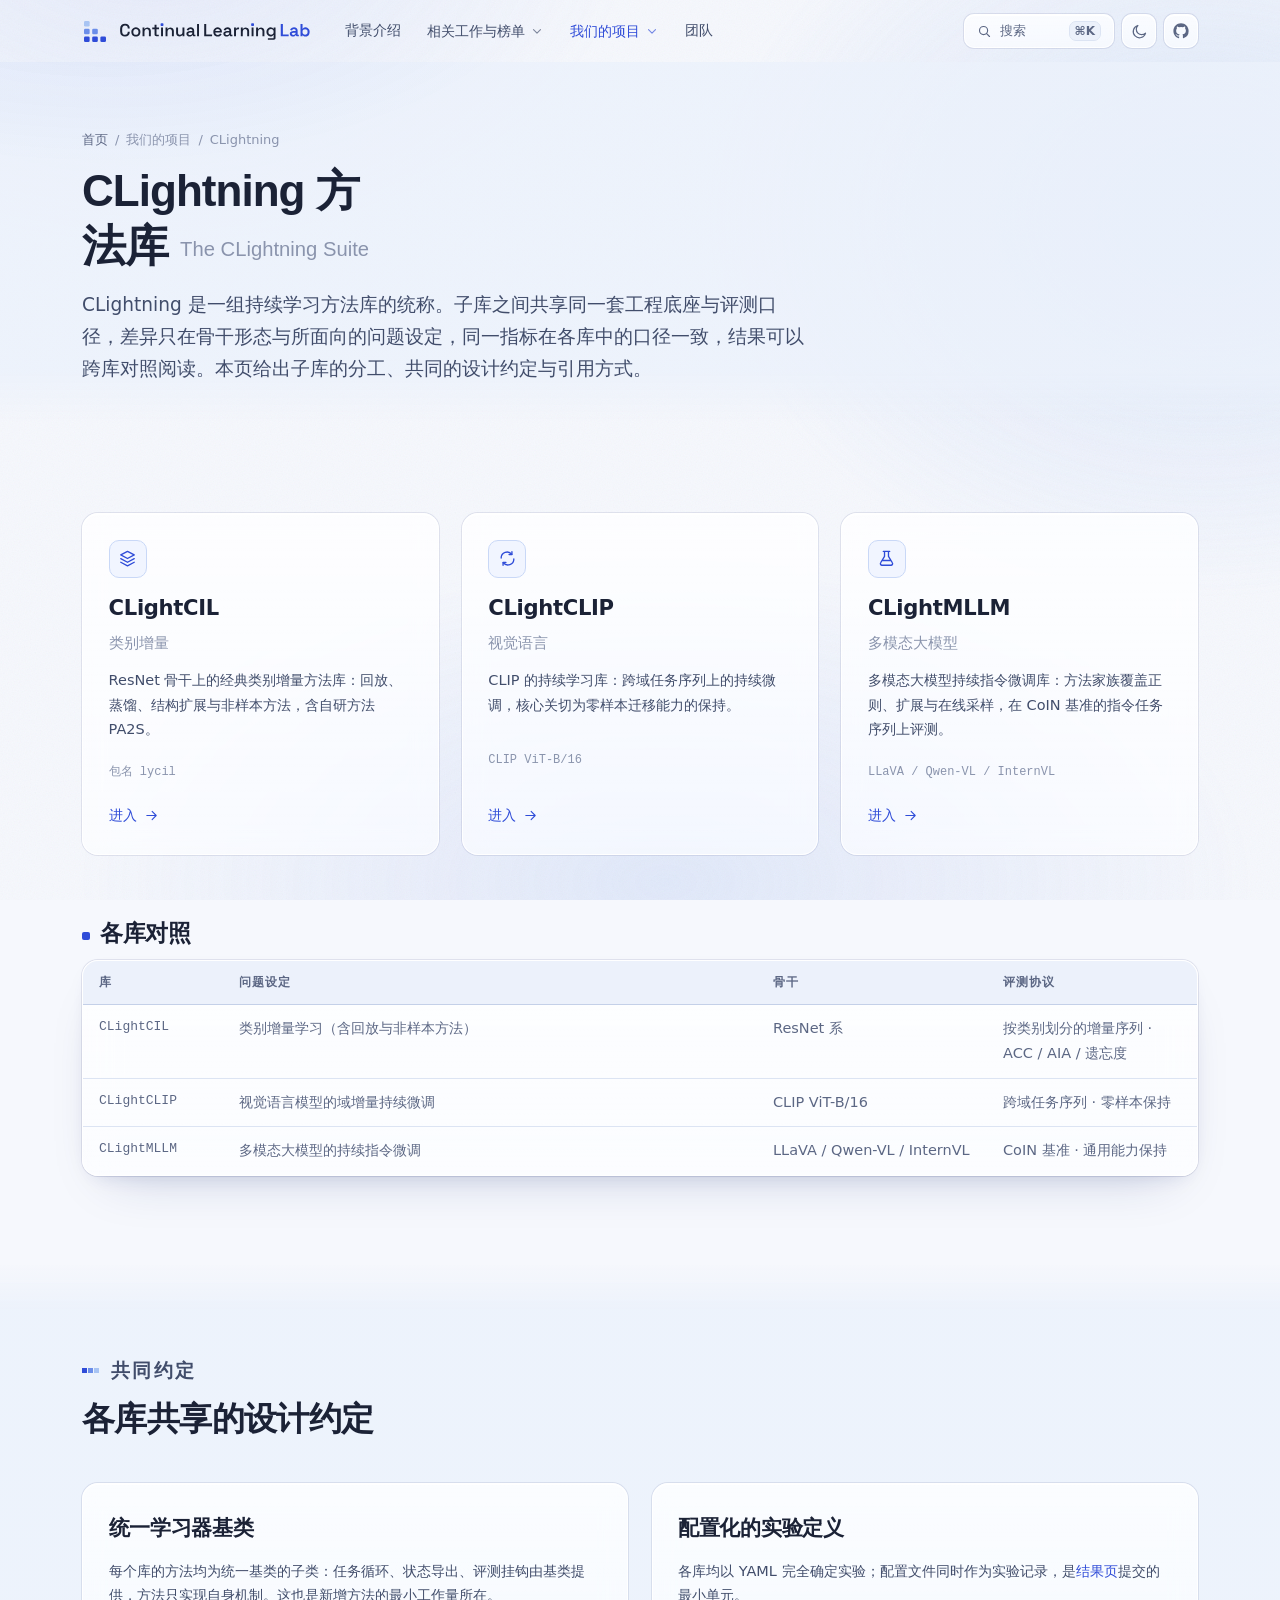
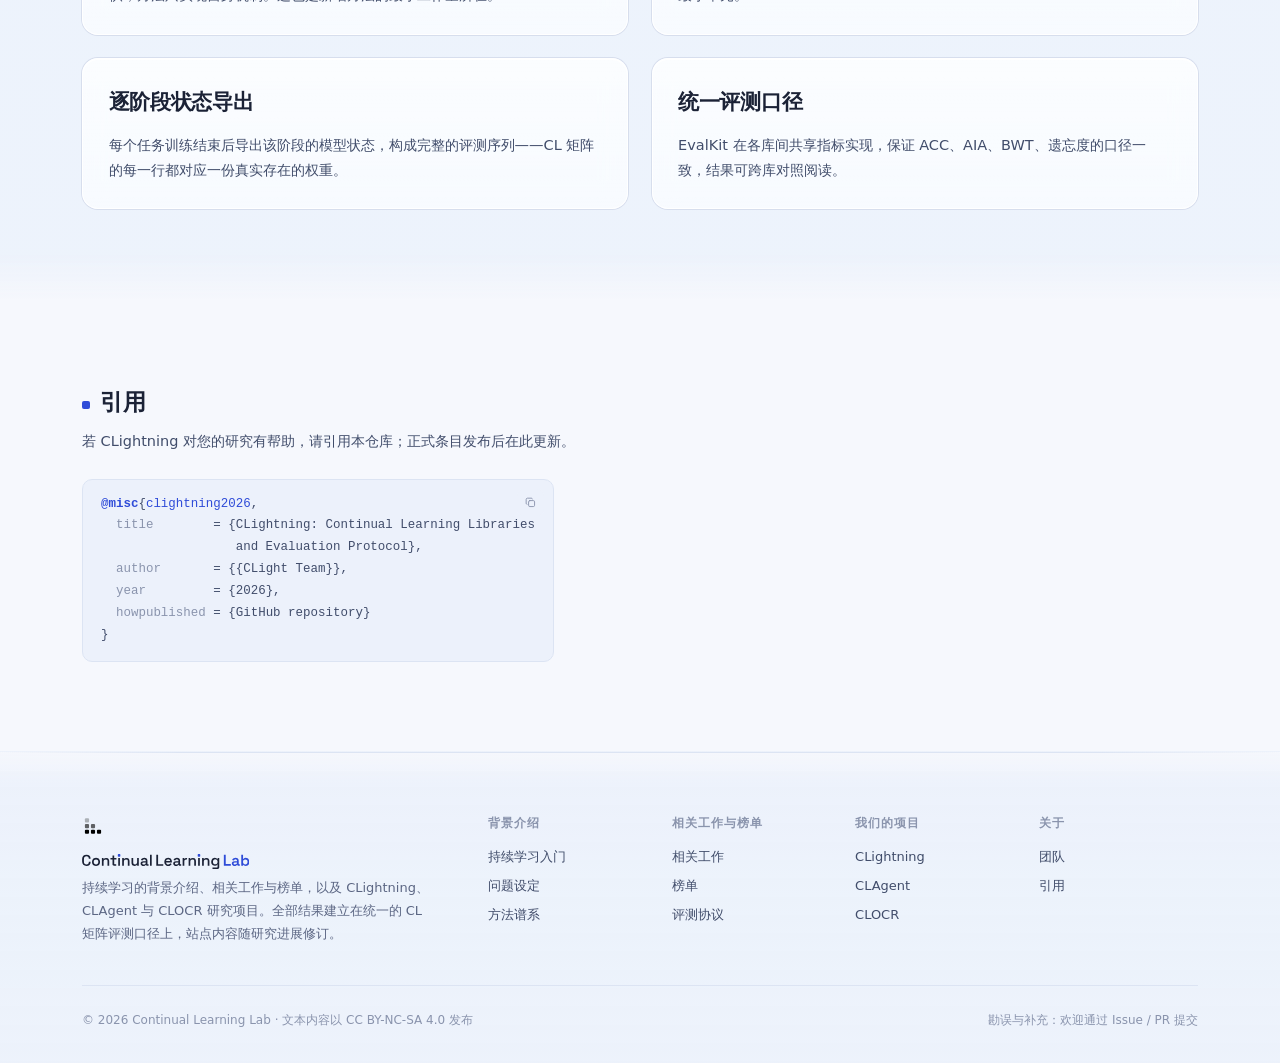
<file: libraries/index.html>
<!doctype html>
<html lang="zh-CN">
<head>
<meta charset="utf-8">
<meta name="viewport" content="width=device-width, initial-scale=1, viewport-fit=cover">
<title>CLightning 方法库 · Continual Learning Lab</title>
<meta name="description" content="面向类增量、视觉语言模型与多模态大模型的持续学习方法库。">
<meta property="og:title" content="CLightning 方法库 · Continual Learning Lab">
<meta property="og:description" content="面向类增量、视觉语言模型与多模态大模型的持续学习方法库。">
<meta property="og:type" content="website">
<link rel="icon" href="data:image/svg+xml,<svg xmlns='http://www.w3.org/2000/svg' viewBox='1 0.4 18 17.2'><rect x='1' y='13' width='4.6' height='4.6' rx='1.1' fill='%232F4CD8'/><rect x='7.7' y='13' width='4.6' height='4.6' rx='1.1' fill='%232F4CD8'/><rect x='14.4' y='13' width='4.6' height='4.6' rx='1.1' fill='%232F4CD8'/><rect x='1' y='6.7' width='4.6' height='4.6' rx='1.1' fill='%236B8EE9'/><rect x='7.7' y='6.7' width='4.6' height='4.6' rx='1.1' fill='%236B8EE9'/><rect x='1' y='.4' width='4.6' height='4.6' rx='1.1' fill='%23A8C4F3'/></svg>">
<link rel="stylesheet" href="../assets/site.css?v=f74bf9b9">
<script>
  // 在首次绘制前定主题，避免闪白
  (() => {
    try {
      const saved = localStorage.getItem('cl-theme');
      if (saved === 'dark' || saved === 'light') document.documentElement.dataset.theme = saved;
    } catch (e) { /* 隐私模式下 localStorage 不可用 */ }
  })();
</script>
</head>
<body data-nav="libraries" data-base="../">

<!-- 氛围层：整页身后的辉光与颗粒，玻璃靠它显形 -->
<div class="aura" aria-hidden="true"></div>

<a class="skip" href="#main">跳到主要内容</a>

<svg class="sprite" aria-hidden="true" focusable="false">
  <symbol id="i-arrow" viewBox="0 0 24 24" fill="none" stroke="currentColor" stroke-width="1.75" stroke-linecap="round" stroke-linejoin="round">
    <path d="M4.5 12h15M13 5.5l6.5 6.5-6.5 6.5"/>
  </symbol>
  <symbol id="i-chevron" viewBox="0 0 24 24" fill="none" stroke="currentColor" stroke-width="1.9" stroke-linecap="round" stroke-linejoin="round">
    <path d="M6 9.5l6 6 6-6"/>
  </symbol>
  <symbol id="i-search" viewBox="0 0 24 24" fill="none" stroke="currentColor" stroke-width="1.85" stroke-linecap="round" stroke-linejoin="round">
    <circle cx="10.5" cy="10.5" r="6.5"/><path d="M15.4 15.4L20 20"/>
  </symbol>
  <symbol id="i-sun" viewBox="0 0 24 24" fill="none" stroke="currentColor" stroke-width="1.75" stroke-linecap="round" stroke-linejoin="round">
    <circle cx="12" cy="12" r="4.2"/>
    <path d="M12 2.5v2.2M12 19.3v2.2M4.2 4.2l1.6 1.6M18.2 18.2l1.6 1.6M2.5 12h2.2M19.3 12h2.2M4.2 19.8l1.6-1.6M18.2 5.8l1.6-1.6"/>
  </symbol>
  <symbol id="i-moon" viewBox="0 0 24 24" fill="none" stroke="currentColor" stroke-width="1.75" stroke-linecap="round" stroke-linejoin="round">
    <path d="M20.5 14.3A8.8 8.8 0 1 1 9.7 3.5a7 7 0 0 0 10.8 10.8Z"/>
  </symbol>
  <symbol id="i-menu" viewBox="0 0 24 24" fill="none" stroke="currentColor" stroke-width="1.9" stroke-linecap="round">
    <path d="M3.5 7h17M3.5 12h17M3.5 17h17"/>
  </symbol>
  <symbol id="i-close" viewBox="0 0 24 24" fill="none" stroke="currentColor" stroke-width="1.9" stroke-linecap="round">
    <path d="M6 6l12 12M18 6L6 18"/>
  </symbol>
  <symbol id="i-copy" viewBox="0 0 24 24" fill="none" stroke="currentColor" stroke-width="1.7" stroke-linecap="round" stroke-linejoin="round">
    <rect x="8.5" y="8.5" width="11" height="11" rx="2.2"/>
    <path d="M15.5 5.5A2 2 0 0 0 13.5 4h-7a2.5 2.5 0 0 0-2.5 2.5v7a2 2 0 0 0 1.5 1.94"/>
  </symbol>
  <symbol id="i-check" viewBox="0 0 24 24" fill="none" stroke="currentColor" stroke-width="2" stroke-linecap="round" stroke-linejoin="round">
    <path d="M4.5 12.5l5 5 10-11"/>
  </symbol>
  <symbol id="i-github" viewBox="0 0 24 24" fill="currentColor">
    <path d="M12 .5C5.7.5.6 5.6.6 11.9c0 5.05 3.27 9.33 7.81 10.84.57.11.78-.25.78-.55 0-.27-.01-1.17-.02-2.12-3.18.69-3.85-1.35-3.85-1.35-.52-1.32-1.27-1.67-1.27-1.67-1.04-.71.08-.7.08-.7 1.15.08 1.75 1.18 1.75 1.18 1.02 1.75 2.68 1.24 3.33.95.1-.74.4-1.24.72-1.53-2.54-.29-5.21-1.27-5.21-5.65 0-1.25.45-2.27 1.17-3.07-.12-.29-.51-1.45.11-3.03 0 0 .96-.31 3.15 1.17a10.9 10.9 0 0 1 5.74 0c2.18-1.48 3.14-1.17 3.14-1.17.62 1.58.23 2.74.12 3.03.73.8 1.17 1.82 1.17 3.07 0 4.39-2.68 5.36-5.23 5.64.41.36.78 1.06.78 2.13 0 1.54-.01 2.79-.01 3.16 0 .31.2.67.79.55a11.42 11.42 0 0 0 7.8-10.84C23.4 5.6 18.3.5 12 .5Z"/>
  </symbol>
  <symbol id="i-ext" viewBox="0 0 24 24" fill="none" stroke="currentColor" stroke-width="1.7" stroke-linecap="round" stroke-linejoin="round">
    <path d="M13.5 4.5h6v6M19 5l-7.2 7.2M9.5 5.5H7A2.5 2.5 0 0 0 4.5 8v9A2.5 2.5 0 0 0 7 19.5h9a2.5 2.5 0 0 0 2.5-2.5v-2.5"/>
  </symbol>
  <symbol id="i-download" viewBox="0 0 24 24" fill="none" stroke="currentColor" stroke-width="1.7" stroke-linecap="round" stroke-linejoin="round">
    <path d="M12 3.5v11M7.8 10.3 12 14.5l4.2-4.2M4.5 16.5v2A2 2 0 0 0 6.5 20.5h11a2 2 0 0 0 2-2v-2"/>
  </symbol>
  <symbol id="i-book" viewBox="0 0 24 24" fill="none" stroke="currentColor" stroke-width="1.7" stroke-linecap="round" stroke-linejoin="round">
    <path d="M4 4.8A1.8 1.8 0 0 1 5.8 3H11v16H5.8A1.8 1.8 0 0 0 4 20.8V4.8ZM20 4.8A1.8 1.8 0 0 0 18.2 3H13v16h5.2a1.8 1.8 0 0 1 1.8 1.8V4.8Z"/>
  </symbol>
  <symbol id="i-grid" viewBox="0 0 24 24" fill="none" stroke="currentColor" stroke-width="1.7" stroke-linecap="round" stroke-linejoin="round">
    <rect x="3.5" y="3.5" width="17" height="17" rx="2"/>
    <path d="M3.5 9.17h17M3.5 14.83h17M9.17 3.5v17M14.83 3.5v17"/>
  </symbol>
  <symbol id="i-layers" viewBox="0 0 24 24" fill="none" stroke="currentColor" stroke-width="1.7" stroke-linecap="round" stroke-linejoin="round">
    <path d="M12 3l8.5 4.5L12 12 3.5 7.5 12 3ZM3.5 12.2 12 16.7l8.5-4.5M3.5 16.7 12 21.2l8.5-4.5"/>
  </symbol>
  <symbol id="i-chart" viewBox="0 0 24 24" fill="none" stroke="currentColor" stroke-width="1.7" stroke-linecap="round" stroke-linejoin="round">
    <path d="M4 20V4M4 20h16M8 20v-6M12.7 20V9M17.3 20v-9.5"/>
  </symbol>
  <symbol id="i-terminal" viewBox="0 0 24 24" fill="none" stroke="currentColor" stroke-width="1.7" stroke-linecap="round" stroke-linejoin="round">
    <rect x="3" y="4.5" width="18" height="15" rx="2.2"/><path d="M7.5 10l3 2.8-3 2.8M13 15.8h4"/>
  </symbol>
  <symbol id="i-flask" viewBox="0 0 24 24" fill="none" stroke="currentColor" stroke-width="1.7" stroke-linecap="round" stroke-linejoin="round">
    <path d="M9.5 3v6.2L4.6 17.4A2 2 0 0 0 6.3 20.5h11.4a2 2 0 0 0 1.7-3.1L14.5 9.2V3M8 3h8M7.2 14.5h9.6"/>
  </symbol>
  <symbol id="i-doc" viewBox="0 0 24 24" fill="none" stroke="currentColor" stroke-width="1.7" stroke-linecap="round" stroke-linejoin="round">
    <path d="M13.5 3H7a2 2 0 0 0-2 2v14a2 2 0 0 0 2 2h10a2 2 0 0 0 2-2V8.5L13.5 3Z"/>
    <path d="M13.3 3.2v5.3H19M8.8 13h6.4M8.8 16.7h4.4"/>
  </symbol>
  <symbol id="i-repeat" viewBox="0 0 24 24" fill="none" stroke="currentColor" stroke-width="1.7" stroke-linecap="round" stroke-linejoin="round">
    <path d="M4 11.5A7.5 7.5 0 0 1 17.4 6.8M20 12.5A7.5 7.5 0 0 1 6.6 17.2"/>
    <path d="M17.6 3.4v3.6H14M6.4 20.6V17H10"/>
  </symbol>
</svg>
<header class="site-head" id="site-head">
  <div class="shell head-inner">

    <a class="brand" href="../" aria-label="CLightning 方法库 · Continual Learning Lab 首页">
      <span class="brand-mark" aria-hidden="true">
        <svg viewBox="1 0.4 18 17.2" width="22" height="21">
          <rect class="m-deep" x="1"    y="13"  width="4.6" height="4.6" rx="1.1"/>
          <rect class="m-deep" x="7.7"  y="13"  width="4.6" height="4.6" rx="1.1"/>
          <rect class="m-deep" x="14.4" y="13"  width="4.6" height="4.6" rx="1.1"/>
          <rect class="m-mid"  x="1"    y="6.7" width="4.6" height="4.6" rx="1.1"/>
          <rect class="m-mid"  x="7.7"  y="6.7" width="4.6" height="4.6" rx="1.1"/>
          <rect class="m-lite" x="1"    y=".4"  width="4.6" height="4.6" rx="1.1"/>
        </svg>
      </span>
      <svg class="wordmark" viewBox="45 -756 10761 964" aria-hidden="true" focusable="false">
        <path class="wm-main" d="M332 14Q204 14 129 -58Q53 -131 53 -267V-433Q53 -569 129 -642Q204 -714 332 -714Q460 -714 529 -644Q598 -574 598 -452V-446H484V-456Q484 -524 447 -567Q410 -611 332 -611Q256 -611 212 -564Q169 -517 169 -435V-265Q169 -184 212 -137Q256 -89 332 -89Q410 -89 447 -133Q484 -177 484 -244V-262H598V-248Q598 -126 529 -56Q460 14 332 14Z M946 14Q872 14 814 -16Q756 -47 723 -104Q689 -160 689 -239V-254Q689 -333 723 -390Q756 -447 814 -477Q872 -508 946 -508Q1020 -508 1078 -477Q1136 -447 1169 -390Q1203 -333 1203 -254V-239Q1203 -160 1169 -104Q1136 -47 1078 -16Q1020 14 946 14ZM946 -84Q1011 -84 1052 -125Q1093 -167 1093 -242V-252Q1093 -326 1052 -368Q1012 -410 946 -410Q881 -410 840 -368Q799 -326 799 -252V-242Q799 -167 840 -125Q881 -84 946 -84Z M1323 0V-494H1431V-422H1448Q1461 -452 1496 -477Q1531 -502 1601 -502Q1658 -502 1701 -477Q1745 -451 1769 -405Q1794 -359 1794 -296V0H1684V-287Q1684 -349 1654 -379Q1623 -409 1568 -409Q1506 -409 1470 -368Q1433 -326 1433 -250V0Z M2107 0Q2060 0 2033 -28Q2005 -56 2005 -103V-402H1873V-494H2005V-654H2115V-494H2259V-402H2115V-122Q2115 -92 2143 -92H2244V0Z M2373 0V-494H2483V0Z M2628 0V-494H2736V-422H2753Q2766 -452 2801 -477Q2836 -502 2906 -502Q2963 -502 3006 -477Q3050 -451 3074 -405Q3099 -359 3099 -296V0H2989V-287Q2989 -349 2959 -379Q2928 -409 2873 -409Q2811 -409 2775 -368Q2738 -326 2738 -250V0Z M3420 8Q3363 8 3320 -17Q3276 -42 3251 -89Q3227 -135 3227 -198V-494H3337V-206Q3337 -144 3367 -115Q3398 -85 3453 -85Q3515 -85 3551 -126Q3588 -167 3588 -244V-494H3697V0H3590V-71H3573Q3560 -43 3525 -17Q3490 8 3420 8Z M3995 14Q3943 14 3901 -4Q3859 -23 3835 -58Q3810 -93 3810 -143Q3810 -194 3835 -227Q3859 -261 3902 -278Q3945 -296 3999 -296H4146V-326Q4146 -367 4121 -392Q4096 -417 4043 -417Q3992 -417 3966 -393Q3939 -369 3931 -331L3829 -364Q3841 -404 3867 -436Q3894 -468 3938 -488Q3982 -508 4045 -508Q4142 -508 4197 -459Q4252 -410 4252 -319V-121Q4252 -91 4280 -91H4322V0H4243Q4207 0 4185 -18Q4162 -36 4162 -67V-69H4146Q4139 -55 4124 -35Q4108 -15 4077 -1Q4047 14 3995 14ZM4013 -76Q4072 -76 4109 -110Q4146 -144 4146 -201V-212H4006Q3967 -212 3944 -195Q3920 -178 3920 -146Q3920 -114 3945 -95Q3969 -76 4013 -76Z M4415 0V-700H4525V0Z M4820 0V-700H4935V-105H5267V0Z M5587 14Q5513 14 5456 -18Q5400 -49 5369 -106Q5337 -164 5337 -241V-253Q5337 -330 5368 -387Q5399 -445 5455 -476Q5511 -508 5584 -508Q5655 -508 5709 -476Q5763 -445 5793 -388Q5823 -331 5823 -256V-216H5449Q5451 -155 5491 -119Q5531 -82 5590 -82Q5647 -82 5675 -107Q5703 -132 5717 -164L5808 -118Q5794 -90 5768 -59Q5741 -29 5698 -7Q5654 14 5587 14ZM5450 -299H5711Q5707 -351 5673 -381Q5638 -411 5583 -411Q5527 -411 5492 -381Q5458 -351 5450 -299Z M6092 14Q6040 14 5998 -4Q5956 -23 5932 -58Q5907 -93 5907 -143Q5907 -194 5932 -227Q5956 -261 5999 -278Q6042 -296 6096 -296H6243V-326Q6243 -367 6218 -392Q6193 -417 6140 -417Q6089 -417 6063 -393Q6036 -369 6028 -331L5926 -364Q5938 -404 5964 -436Q5991 -468 6035 -488Q6079 -508 6142 -508Q6239 -508 6294 -459Q6349 -410 6349 -319V-121Q6349 -91 6377 -91H6419V0H6340Q6304 0 6282 -18Q6259 -36 6259 -67V-69H6243Q6236 -55 6221 -35Q6205 -15 6174 -1Q6144 14 6092 14ZM6110 -76Q6169 -76 6206 -110Q6243 -144 6243 -201V-212H6103Q6064 -212 6041 -195Q6017 -178 6017 -146Q6017 -114 6042 -95Q6066 -76 6110 -76Z M6512 0V-494H6620V-436H6637Q6649 -467 6674 -481Q6700 -496 6738 -496H6797V-397H6735Q6685 -397 6654 -370Q6622 -344 6622 -287V0Z M6897 0V-494H7005V-422H7022Q7035 -452 7070 -477Q7105 -502 7175 -502Q7232 -502 7275 -477Q7319 -451 7343 -405Q7368 -359 7368 -296V0H7258V-287Q7258 -349 7228 -379Q7197 -409 7142 -409Q7080 -409 7044 -368Q7007 -326 7007 -250V0Z M7508 0V-494H7618V0Z M7763 0V-494H7871V-422H7888Q7901 -452 7936 -477Q7971 -502 8041 -502Q8098 -502 8141 -477Q8185 -451 8209 -405Q8234 -359 8234 -296V0H8124V-287Q8124 -349 8094 -379Q8063 -409 8008 -409Q7946 -409 7910 -368Q7873 -326 7873 -250V0Z M8350 -245V-260Q8350 -338 8382 -393Q8413 -448 8465 -478Q8516 -508 8578 -508Q8649 -508 8687 -482Q8724 -456 8741 -426H8758V-494H8865V97Q8865 144 8838 172Q8810 200 8763 200H8431V104H8727Q8756 104 8756 74V-75H8739Q8728 -57 8709 -39Q8690 -21 8658 -9Q8626 3 8578 3Q8516 3 8464 -27Q8412 -56 8381 -112Q8350 -167 8350 -245ZM8609 -93Q8673 -93 8715 -134Q8757 -175 8757 -248V-257Q8757 -331 8716 -371Q8674 -411 8609 -411Q8545 -411 8503 -371Q8461 -331 8461 -257V-248Q8461 -175 8503 -134Q8545 -93 8609 -93Z"/>
        <path class="wm-dot" d="M2389 -748h78a42 42 0 0 1 42 42v78a42 42 0 0 1 -42 42h-78a42 42 0 0 1 -42 -42v-78a42 42 0 0 1 42 -42z M7524 -748h78a42 42 0 0 1 42 42v78a42 42 0 0 1 -42 42h-78a42 42 0 0 1 -42 -42v-78a42 42 0 0 1 42 -42z"/>
        <path class="wm-lab" d="M9161 0V-700H9282V-109H9610V0Z M9859 14Q9807 14 9765 -4Q9723 -23 9698 -58Q9674 -93 9674 -144Q9674 -194 9698 -228Q9723 -262 9766 -280Q9809 -297 9864 -297H10007V-327Q10007 -366 9983 -390Q9959 -415 9908 -415Q9858 -415 9833 -391Q9807 -368 9799 -331L9693 -366Q9705 -405 9732 -437Q9758 -469 9802 -489Q9846 -508 9910 -508Q10007 -508 10063 -459Q10118 -411 10118 -319V-125Q10118 -95 10146 -95H10188V0H10107Q10071 0 10048 -18Q10025 -36 10025 -67V-69H10008Q10002 -55 9987 -35Q9972 -15 9941 -1Q9911 14 9859 14ZM9878 -80Q9935 -80 9971 -112Q10007 -145 10007 -200V-210H9871Q9834 -210 9811 -194Q9788 -178 9788 -147Q9788 -117 9812 -98Q9836 -80 9878 -80Z M10573 14Q10503 14 10466 -10Q10428 -35 10411 -65H10394V0H10281V-700H10396V-432H10413Q10424 -452 10443 -469Q10463 -486 10494 -497Q10526 -508 10573 -508Q10634 -508 10685 -479Q10736 -449 10767 -392Q10798 -335 10798 -255V-239Q10798 -159 10767 -102Q10736 -45 10685 -16Q10633 14 10573 14ZM10539 -86Q10601 -86 10642 -126Q10683 -167 10683 -242V-252Q10683 -328 10643 -368Q10602 -408 10539 -408Q10477 -408 10435 -368Q10394 -328 10394 -252V-242Q10394 -167 10435 -126Q10477 -86 10539 -86Z"/>
      </svg>
      <span class="sr-only">Continual Learning Lab</span>
    </a>

    <nav class="head-nav" aria-label="主导航">
      <a class="nav-link" data-nav-key="learn" href="../learn">背景介绍</a>

      <div class="nav-group">
        <button type="button" class="nav-link nav-trigger" data-nav-key="works evaluation leaderboard"
                aria-expanded="false" aria-controls="menu-eval">
          相关工作与榜单<svg class="ic caret" width="14" height="14" aria-hidden="true"><use href="#i-chevron"/></svg>
        </button>
        <div class="nav-menu" id="menu-eval" hidden>
          <div class="nav-menu-grid one-col">
            <a href="../works">
              <svg class="ic" width="18" height="18" aria-hidden="true"><use href="#i-book"/></svg>
              <b>相关工作</b><span>方法、奠基文献、综述、基准与工具库</span>
            </a>
            <a href="../leaderboard">
              <svg class="ic" width="18" height="18" aria-hidden="true"><use href="#i-chart"/></svg>
              <b>榜单</b><span>各问题设定下的评测口径与结果表</span>
            </a>
            <a href="../evaluation">
              <svg class="ic" width="18" height="18" aria-hidden="true"><use href="#i-grid"/></svg>
              <b>评测协议</b><span>榜单的统一口径与有效性检查</span>
            </a>
          </div>
        </div>
      </div>

      <div class="nav-group">
        <button type="button" class="nav-link nav-trigger" data-nav-key="libraries agent"
                aria-expanded="false" aria-controls="menu-proj">
          我们的项目<svg class="ic caret" width="14" height="14" aria-hidden="true"><use href="#i-chevron"/></svg>
        </button>
        <div class="nav-menu" id="menu-proj" hidden>
          <div class="nav-menu-grid one-col">
            <a href="../libraries">
              <svg class="ic" width="18" height="18" aria-hidden="true"><use href="#i-flask"/></svg>
              <b>CLightning</b><span>类别增量、域增量与持续指令微调方法库</span>
            </a>
            <a href="../agent">
              <svg class="ic" width="18" height="18" aria-hidden="true"><use href="#i-terminal"/></svg>
              <b>CLAgent</b><span>以持续学习为核心能力的自进化智能体系统</span>
            </a>
            <a href="../ocr">
              <svg class="ic" width="18" height="18" aria-hidden="true"><use href="#i-doc"/></svg>
              <b>CLOCR</b><span>版式、语种与年代漂移下的文字识别持续学习</span>
            </a>
          </div>
        </div>
      </div>

      <a class="nav-link" data-nav-key="team" href="../team">团队</a>
    </nav>

    <div class="head-tools">
      <button type="button" class="tool search-tool" id="search-open" aria-label="全站检索">
        <svg class="ic" width="15" height="15" aria-hidden="true"><use href="#i-search"/></svg>
        <span>搜索</span><kbd>⌘K</kbd>
      </button>
      <button type="button" class="tool icon-only" id="theme-toggle" aria-label="切换配色主题">
        <svg class="ic only-light" width="17" height="17" aria-hidden="true"><use href="#i-moon"/></svg>
        <svg class="ic only-dark" width="17" height="17" aria-hidden="true"><use href="#i-sun"/></svg>
      </button>
      <a class="tool icon-only repo" href="#" title="仓库地址待发布" aria-label="GitHub 仓库（待发布）">
        <svg class="ic" width="16" height="16" aria-hidden="true"><use href="#i-github"/></svg>
      </a>
      <button type="button" class="tool icon-only menu-toggle" id="menu-toggle"
              aria-label="打开导航菜单" aria-expanded="false" aria-controls="mobile-nav">
        <svg class="ic only-closed" width="19" height="19" aria-hidden="true"><use href="#i-menu"/></svg>
        <svg class="ic only-open" width="19" height="19" aria-hidden="true"><use href="#i-close"/></svg>
      </button>
    </div>
  </div>

  <nav class="mobile-nav" id="mobile-nav" aria-label="移动端导航" hidden>
    <div class="shell">
      <p class="m-group">背景介绍</p>
      <a href="../learn">持续学习入门</a>
      <p class="m-group">相关工作与榜单</p>
      <a href="../works">相关工作</a>
      <a href="../leaderboard">榜单</a>
      <a href="../evaluation">评测协议</a>
      <p class="m-group">我们的项目</p>
      <a href="../libraries">CLightning</a>
      <a href="../agent">CLAgent</a>
      <a href="../ocr">CLOCR</a>
      <p class="m-group">关于</p>
      <a href="../team">团队</a>
    </div>
  </nav>
</header>

<main id="main">
<section class="page-head">
  <div class="shell">
    <p class="crumb"><a href="../">首页</a><span>/</span><span>我们的项目</span><span>/</span><span>CLightning</span></p>
    <h1>CLightning 方法库<span class="en">The CLightning Suite</span></h1>
    <p class="lede">CLightning 是一组持续学习方法库的统称。子库之间共享同一套工程底座与评测口径，差异只在骨干形态与所面向的问题设定，同一指标在各库中的口径一致，结果可以跨库对照阅读。本页给出子库的分工、共同的设计约定与引用方式。</p>
  </div>
</section>

<section class="section">
  <div class="shell">
    <div class="grid grid-3">
      <a class="card" href="../libraries/cil" data-reveal>
        <span class="card-icon"><svg class="ic" width="19" height="19" aria-hidden="true"><use href="#i-layers"/></svg></span>
        <b class="card-title">CLightCIL<span class="en">类别增量</span></b>
        <p>ResNet 骨干上的经典类别增量方法库：回放、蒸馏、结构扩展与非样本方法，含自研方法 PA2S。</p>
        <span class="meta">包名 lycil</span>
        <span class="arrow-link">进入<svg class="ic" width="15" height="15" aria-hidden="true"><use href="#i-arrow"/></svg></span>
      </a>
      <a class="card" href="../libraries/clip" data-reveal>
        <span class="card-icon"><svg class="ic" width="19" height="19" aria-hidden="true"><use href="#i-repeat"/></svg></span>
        <b class="card-title">CLightCLIP<span class="en">视觉语言</span></b>
        <p>CLIP 的持续学习库：跨域任务序列上的持续微调，核心关切为零样本迁移能力的保持。</p>
        <span class="meta">CLIP ViT-B/16</span>
        <span class="arrow-link">进入<svg class="ic" width="15" height="15" aria-hidden="true"><use href="#i-arrow"/></svg></span>
      </a>
      <a class="card" href="../libraries/mllm" data-reveal>
        <span class="card-icon"><svg class="ic" width="19" height="19" aria-hidden="true"><use href="#i-flask"/></svg></span>
        <b class="card-title">CLightMLLM<span class="en">多模态大模型</span></b>
        <p>多模态大模型持续指令微调库：方法家族覆盖正则、扩展与在线采样，在 CoIN 基准的指令任务序列上评测。</p>
        <span class="meta">LLaVA / Qwen-VL / InternVL</span>
        <span class="arrow-link">进入<svg class="ic" width="15" height="15" aria-hidden="true"><use href="#i-arrow"/></svg></span>
      </a>
    </div>

    <h2 class="sub-head">各库对照</h2>
    <div class="table-scroll">
      <table class="doc">
        <thead>
          <tr><th style="width:140px">库</th><th>问题设定</th><th style="width:230px">骨干</th><th style="width:210px">评测协议</th></tr>
        </thead>
        <tbody>
          <tr><td class="mono">CLightCIL</td><td class="dim">类别增量学习（含回放与非样本方法）</td><td class="dim">ResNet 系</td><td class="dim">按类别划分的增量序列 · ACC / AIA / 遗忘度</td></tr>
          <tr><td class="mono">CLightCLIP</td><td class="dim">视觉语言模型的域增量持续微调</td><td class="dim">CLIP ViT-B/16</td><td class="dim">跨域任务序列 · 零样本保持</td></tr>
          <tr><td class="mono">CLightMLLM</td><td class="dim">多模态大模型的持续指令微调</td><td class="dim">LLaVA / Qwen-VL / InternVL</td><td class="dim">CoIN 基准 · 通用能力保持</td></tr>
        </tbody>
      </table>
    </div>
  </div>
</section>

<section class="section section--tint">
  <div class="shell">
    <div class="sec-head">
      <p class="eyebrow">共同约定</p>
      <h2>各库共享的设计约定</h2>
    </div>
    <div class="grid grid-2">
      <div class="card" data-reveal>
        <b class="card-title">统一学习器基类</b>
        <p>每个库的方法均为统一基类的子类：任务循环、状态导出、评测挂钩由基类提供，方法只实现自身机制。这也是新增方法的最小工作量所在。</p>
      </div>
      <div class="card" data-reveal>
        <b class="card-title">配置化的实验定义</b>
        <p>各库均以 YAML 完全确定实验；配置文件同时作为实验记录，是<a href="../leaderboard">结果页</a>提交的最小单元。</p>
      </div>
      <div class="card" data-reveal>
        <b class="card-title">逐阶段状态导出</b>
        <p>每个任务训练结束后导出该阶段的模型状态，构成完整的评测序列——CL 矩阵的每一行都对应一份真实存在的权重。</p>
      </div>
      <div class="card" data-reveal>
        <b class="card-title">统一评测口径</b>
        <p>EvalKit 在各库间共享指标实现，保证 ACC、AIA、BWT、遗忘度的口径一致，结果可跨库对照阅读。</p>
      </div>
    </div>
  </div>
</section>

<section class="section" id="cite">
  <div class="shell">
    <h2 class="sub-head">引用</h2>
    <p class="sub-lede">若 CLightning 对您的研究有帮助，请引用本仓库；正式条目发布后在此更新。</p>
    <figure class="bib" data-reveal>
      <button type="button" class="bib-copy" aria-label="复制引用条目">
        <svg class="ic ic-copy" width="13" height="13" aria-hidden="true"><use href="#i-copy"/></svg>
        <svg class="ic ic-check" width="13" height="13" aria-hidden="true"><use href="#i-check"/></svg>
      </button>
      <pre><span class="b-t">@misc</span>{<span class="b-id">clightning2026</span>,
  <span class="b-f">title</span>        = {CLightning: Continual Learning Libraries
                  and Evaluation Protocol},
  <span class="b-f">author</span>       = {{CLight Team}},
  <span class="b-f">year</span>         = {2026},
  <span class="b-f">howpublished</span> = {GitHub repository}
}</pre>
    </figure>
  </div>
</section>

</main>

<footer class="site-foot">
  <div class="shell">
    <div class="foot-top">
      <div class="foot-about">
        <span class="brand-mark sm" aria-hidden="true">
          <svg viewBox="0 0 20 20" width="18" height="18">
            <rect x="1"    y="13"  width="4.6" height="4.6" rx="1.1"/>
            <rect x="7.7"  y="13"  width="4.6" height="4.6" rx="1.1"/>
            <rect x="14.4" y="13"  width="4.6" height="4.6" rx="1.1"/>
            <rect x="1"    y="6.7" width="4.6" height="4.6" rx="1.1" opacity=".6"/>
            <rect x="7.7"  y="6.7" width="4.6" height="4.6" rx="1.1" opacity=".6"/>
            <rect x="1"    y=".4"  width="4.6" height="4.6" rx="1.1" opacity=".28"/>
          </svg>
        </span>
        <p class="foot-name">
          <svg class="wordmark" viewBox="45 -756 10761 964" aria-hidden="true" focusable="false">
            <path class="wm-main" d="M332 14Q204 14 129 -58Q53 -131 53 -267V-433Q53 -569 129 -642Q204 -714 332 -714Q460 -714 529 -644Q598 -574 598 -452V-446H484V-456Q484 -524 447 -567Q410 -611 332 -611Q256 -611 212 -564Q169 -517 169 -435V-265Q169 -184 212 -137Q256 -89 332 -89Q410 -89 447 -133Q484 -177 484 -244V-262H598V-248Q598 -126 529 -56Q460 14 332 14Z M946 14Q872 14 814 -16Q756 -47 723 -104Q689 -160 689 -239V-254Q689 -333 723 -390Q756 -447 814 -477Q872 -508 946 -508Q1020 -508 1078 -477Q1136 -447 1169 -390Q1203 -333 1203 -254V-239Q1203 -160 1169 -104Q1136 -47 1078 -16Q1020 14 946 14ZM946 -84Q1011 -84 1052 -125Q1093 -167 1093 -242V-252Q1093 -326 1052 -368Q1012 -410 946 -410Q881 -410 840 -368Q799 -326 799 -252V-242Q799 -167 840 -125Q881 -84 946 -84Z M1323 0V-494H1431V-422H1448Q1461 -452 1496 -477Q1531 -502 1601 -502Q1658 -502 1701 -477Q1745 -451 1769 -405Q1794 -359 1794 -296V0H1684V-287Q1684 -349 1654 -379Q1623 -409 1568 -409Q1506 -409 1470 -368Q1433 -326 1433 -250V0Z M2107 0Q2060 0 2033 -28Q2005 -56 2005 -103V-402H1873V-494H2005V-654H2115V-494H2259V-402H2115V-122Q2115 -92 2143 -92H2244V0Z M2373 0V-494H2483V0Z M2628 0V-494H2736V-422H2753Q2766 -452 2801 -477Q2836 -502 2906 -502Q2963 -502 3006 -477Q3050 -451 3074 -405Q3099 -359 3099 -296V0H2989V-287Q2989 -349 2959 -379Q2928 -409 2873 -409Q2811 -409 2775 -368Q2738 -326 2738 -250V0Z M3420 8Q3363 8 3320 -17Q3276 -42 3251 -89Q3227 -135 3227 -198V-494H3337V-206Q3337 -144 3367 -115Q3398 -85 3453 -85Q3515 -85 3551 -126Q3588 -167 3588 -244V-494H3697V0H3590V-71H3573Q3560 -43 3525 -17Q3490 8 3420 8Z M3995 14Q3943 14 3901 -4Q3859 -23 3835 -58Q3810 -93 3810 -143Q3810 -194 3835 -227Q3859 -261 3902 -278Q3945 -296 3999 -296H4146V-326Q4146 -367 4121 -392Q4096 -417 4043 -417Q3992 -417 3966 -393Q3939 -369 3931 -331L3829 -364Q3841 -404 3867 -436Q3894 -468 3938 -488Q3982 -508 4045 -508Q4142 -508 4197 -459Q4252 -410 4252 -319V-121Q4252 -91 4280 -91H4322V0H4243Q4207 0 4185 -18Q4162 -36 4162 -67V-69H4146Q4139 -55 4124 -35Q4108 -15 4077 -1Q4047 14 3995 14ZM4013 -76Q4072 -76 4109 -110Q4146 -144 4146 -201V-212H4006Q3967 -212 3944 -195Q3920 -178 3920 -146Q3920 -114 3945 -95Q3969 -76 4013 -76Z M4415 0V-700H4525V0Z M4820 0V-700H4935V-105H5267V0Z M5587 14Q5513 14 5456 -18Q5400 -49 5369 -106Q5337 -164 5337 -241V-253Q5337 -330 5368 -387Q5399 -445 5455 -476Q5511 -508 5584 -508Q5655 -508 5709 -476Q5763 -445 5793 -388Q5823 -331 5823 -256V-216H5449Q5451 -155 5491 -119Q5531 -82 5590 -82Q5647 -82 5675 -107Q5703 -132 5717 -164L5808 -118Q5794 -90 5768 -59Q5741 -29 5698 -7Q5654 14 5587 14ZM5450 -299H5711Q5707 -351 5673 -381Q5638 -411 5583 -411Q5527 -411 5492 -381Q5458 -351 5450 -299Z M6092 14Q6040 14 5998 -4Q5956 -23 5932 -58Q5907 -93 5907 -143Q5907 -194 5932 -227Q5956 -261 5999 -278Q6042 -296 6096 -296H6243V-326Q6243 -367 6218 -392Q6193 -417 6140 -417Q6089 -417 6063 -393Q6036 -369 6028 -331L5926 -364Q5938 -404 5964 -436Q5991 -468 6035 -488Q6079 -508 6142 -508Q6239 -508 6294 -459Q6349 -410 6349 -319V-121Q6349 -91 6377 -91H6419V0H6340Q6304 0 6282 -18Q6259 -36 6259 -67V-69H6243Q6236 -55 6221 -35Q6205 -15 6174 -1Q6144 14 6092 14ZM6110 -76Q6169 -76 6206 -110Q6243 -144 6243 -201V-212H6103Q6064 -212 6041 -195Q6017 -178 6017 -146Q6017 -114 6042 -95Q6066 -76 6110 -76Z M6512 0V-494H6620V-436H6637Q6649 -467 6674 -481Q6700 -496 6738 -496H6797V-397H6735Q6685 -397 6654 -370Q6622 -344 6622 -287V0Z M6897 0V-494H7005V-422H7022Q7035 -452 7070 -477Q7105 -502 7175 -502Q7232 -502 7275 -477Q7319 -451 7343 -405Q7368 -359 7368 -296V0H7258V-287Q7258 -349 7228 -379Q7197 -409 7142 -409Q7080 -409 7044 -368Q7007 -326 7007 -250V0Z M7508 0V-494H7618V0Z M7763 0V-494H7871V-422H7888Q7901 -452 7936 -477Q7971 -502 8041 -502Q8098 -502 8141 -477Q8185 -451 8209 -405Q8234 -359 8234 -296V0H8124V-287Q8124 -349 8094 -379Q8063 -409 8008 -409Q7946 -409 7910 -368Q7873 -326 7873 -250V0Z M8350 -245V-260Q8350 -338 8382 -393Q8413 -448 8465 -478Q8516 -508 8578 -508Q8649 -508 8687 -482Q8724 -456 8741 -426H8758V-494H8865V97Q8865 144 8838 172Q8810 200 8763 200H8431V104H8727Q8756 104 8756 74V-75H8739Q8728 -57 8709 -39Q8690 -21 8658 -9Q8626 3 8578 3Q8516 3 8464 -27Q8412 -56 8381 -112Q8350 -167 8350 -245ZM8609 -93Q8673 -93 8715 -134Q8757 -175 8757 -248V-257Q8757 -331 8716 -371Q8674 -411 8609 -411Q8545 -411 8503 -371Q8461 -331 8461 -257V-248Q8461 -175 8503 -134Q8545 -93 8609 -93Z"/>
            <path class="wm-dot" d="M2389 -748h78a42 42 0 0 1 42 42v78a42 42 0 0 1 -42 42h-78a42 42 0 0 1 -42 -42v-78a42 42 0 0 1 42 -42z M7524 -748h78a42 42 0 0 1 42 42v78a42 42 0 0 1 -42 42h-78a42 42 0 0 1 -42 -42v-78a42 42 0 0 1 42 -42z"/>
            <path class="wm-lab" d="M9161 0V-700H9282V-109H9610V0Z M9859 14Q9807 14 9765 -4Q9723 -23 9698 -58Q9674 -93 9674 -144Q9674 -194 9698 -228Q9723 -262 9766 -280Q9809 -297 9864 -297H10007V-327Q10007 -366 9983 -390Q9959 -415 9908 -415Q9858 -415 9833 -391Q9807 -368 9799 -331L9693 -366Q9705 -405 9732 -437Q9758 -469 9802 -489Q9846 -508 9910 -508Q10007 -508 10063 -459Q10118 -411 10118 -319V-125Q10118 -95 10146 -95H10188V0H10107Q10071 0 10048 -18Q10025 -36 10025 -67V-69H10008Q10002 -55 9987 -35Q9972 -15 9941 -1Q9911 14 9859 14ZM9878 -80Q9935 -80 9971 -112Q10007 -145 10007 -200V-210H9871Q9834 -210 9811 -194Q9788 -178 9788 -147Q9788 -117 9812 -98Q9836 -80 9878 -80Z M10573 14Q10503 14 10466 -10Q10428 -35 10411 -65H10394V0H10281V-700H10396V-432H10413Q10424 -452 10443 -469Q10463 -486 10494 -497Q10526 -508 10573 -508Q10634 -508 10685 -479Q10736 -449 10767 -392Q10798 -335 10798 -255V-239Q10798 -159 10767 -102Q10736 -45 10685 -16Q10633 14 10573 14ZM10539 -86Q10601 -86 10642 -126Q10683 -167 10683 -242V-252Q10683 -328 10643 -368Q10602 -408 10539 -408Q10477 -408 10435 -368Q10394 -328 10394 -252V-242Q10394 -167 10435 -126Q10477 -86 10539 -86Z"/>
          </svg>
          <span class="sr-only">Continual Learning Lab</span>
        </p>
        <p class="foot-desc">
          持续学习的背景介绍、相关工作与榜单，以及 CLightning、CLAgent 与 CLOCR 研究项目。全部结果建立在统一的 CL 矩阵评测口径上，站点内容随研究进展修订。
        </p>
      </div>

      <div class="foot-cols">
        <div>
          <h2>背景介绍</h2>
          <a href="../learn">持续学习入门</a>
          <a href="../learn#settings">问题设定</a>
          <a href="../learn#families">方法谱系</a>
        </div>
        <div>
          <h2>相关工作与榜单</h2>
          <a href="../works">相关工作</a>
          <a href="../leaderboard">榜单</a>
          <a href="../evaluation">评测协议</a>
        </div>
        <div>
          <h2>我们的项目</h2>
          <a href="../libraries">CLightning</a>
          <a href="../agent">CLAgent</a>
          <a href="../ocr">CLOCR</a>
        </div>
        <div>
          <h2>关于</h2>
          <a href="../team">团队</a>
          <a href="../libraries#cite">引用</a>
        </div>
      </div>
    </div>

    <div class="foot-bottom">
      <span>© 2026 Continual Learning Lab · 文本内容以 CC BY-NC-SA 4.0 发布</span>
      <span>勘误与补充：欢迎通过 Issue / PR 提交</span>
    </div>
  </div>
</footer>
<div class="palette" id="palette" hidden>
  <div class="palette-scrim" data-palette-close></div>
  <div class="palette-panel" role="dialog" aria-modal="true" aria-label="全站检索">
    <div class="palette-input">
      <svg class="ic" width="17" height="17" aria-hidden="true"><use href="#i-search"/></svg>
      <input id="palette-input" type="search" placeholder="搜索页面、方法或论文…" autocomplete="off" spellcheck="false"
             role="combobox" aria-expanded="true" aria-controls="palette-list" aria-autocomplete="list">
      <button type="button" class="palette-esc" data-palette-close>esc</button>
    </div>
    <ul class="palette-list" id="palette-list" role="listbox" aria-label="检索结果"></ul>
    <div class="palette-foot">
      <span><kbd>↑</kbd><kbd>↓</kbd> 选择</span>
      <span><kbd>↵</kbd> 打开</span>
      <span><kbd>esc</kbd> 关闭</span>
    </div>
  </div>
</div>

<script src="../assets/site.js?v=a037c3d1" defer></script>

</body>
</html>
</file>
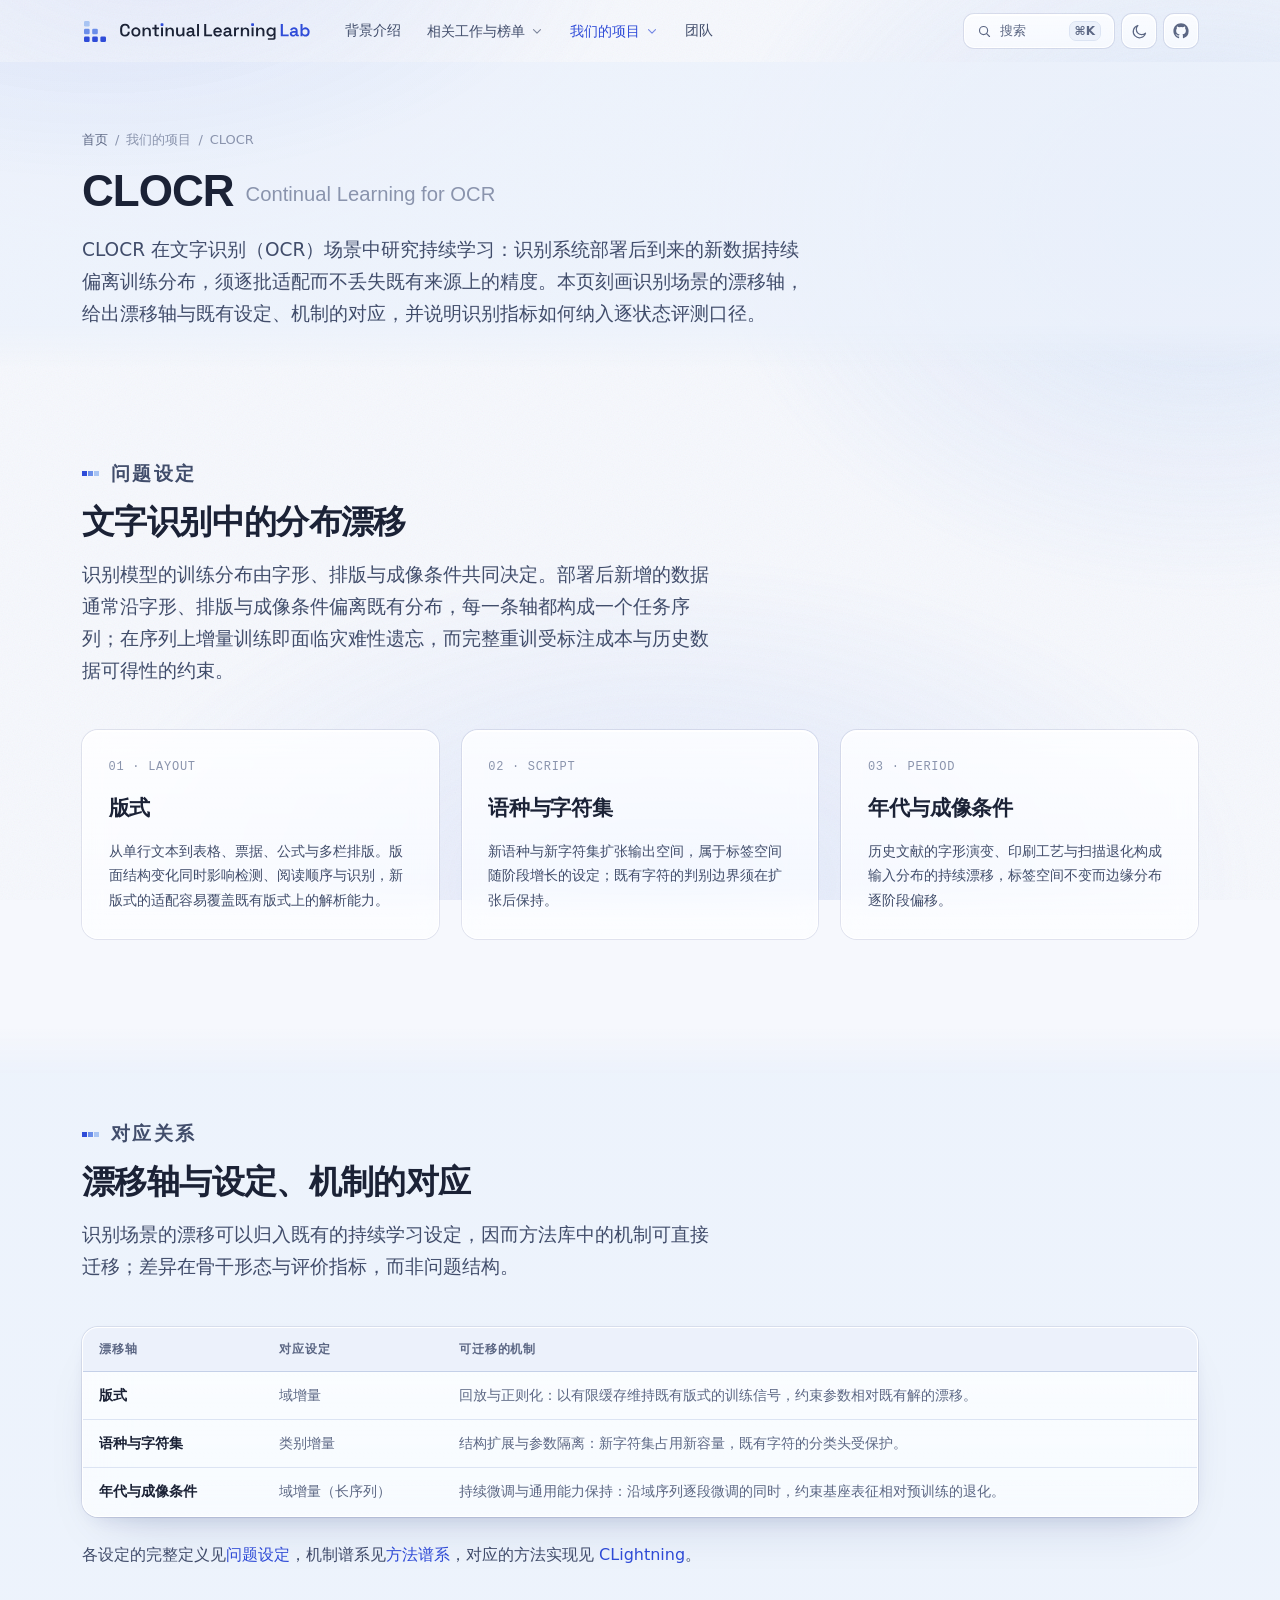
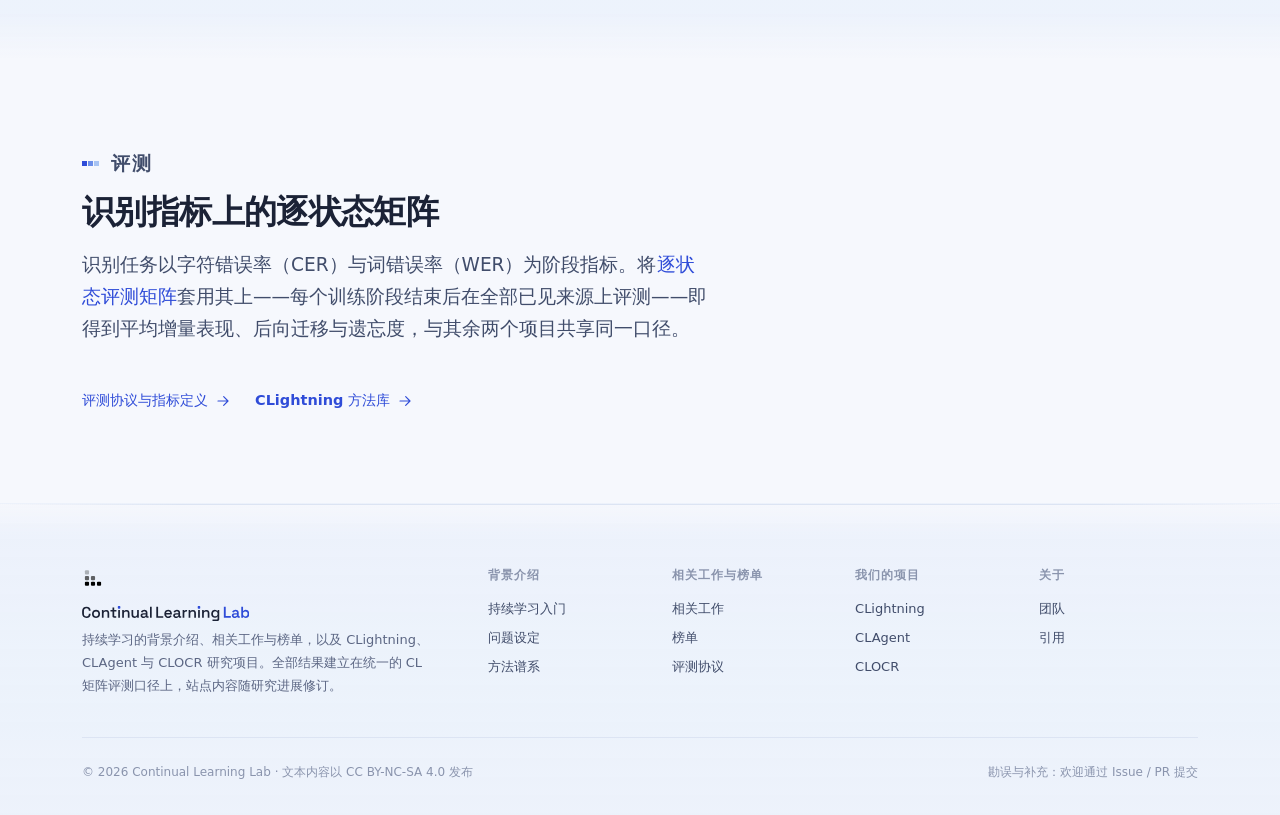
<file: ocr/index.html>
<!doctype html>
<html lang="zh-CN">
<head>
<meta charset="utf-8">
<meta name="viewport" content="width=device-width, initial-scale=1, viewport-fit=cover">
<title>CLOCR · Continual Learning Lab</title>
<meta name="description" content="面向文字识别的持续学习：版式、语种与年代分布漂移下的识别能力保持。">
<meta property="og:title" content="CLOCR · Continual Learning Lab">
<meta property="og:description" content="面向文字识别的持续学习：版式、语种与年代分布漂移下的识别能力保持。">
<meta property="og:type" content="website">
<link rel="icon" href="data:image/svg+xml,<svg xmlns='http://www.w3.org/2000/svg' viewBox='1 0.4 18 17.2'><rect x='1' y='13' width='4.6' height='4.6' rx='1.1' fill='%232F4CD8'/><rect x='7.7' y='13' width='4.6' height='4.6' rx='1.1' fill='%232F4CD8'/><rect x='14.4' y='13' width='4.6' height='4.6' rx='1.1' fill='%232F4CD8'/><rect x='1' y='6.7' width='4.6' height='4.6' rx='1.1' fill='%236B8EE9'/><rect x='7.7' y='6.7' width='4.6' height='4.6' rx='1.1' fill='%236B8EE9'/><rect x='1' y='.4' width='4.6' height='4.6' rx='1.1' fill='%23A8C4F3'/></svg>">
<link rel="stylesheet" href="../assets/site.css?v=f74bf9b9">
<script>
  // 在首次绘制前定主题，避免闪白
  (() => {
    try {
      const saved = localStorage.getItem('cl-theme');
      if (saved === 'dark' || saved === 'light') document.documentElement.dataset.theme = saved;
    } catch (e) { /* 隐私模式下 localStorage 不可用 */ }
  })();
</script>
</head>
<body data-nav="agent" data-base="../">

<!-- 氛围层：整页身后的辉光与颗粒，玻璃靠它显形 -->
<div class="aura" aria-hidden="true"></div>

<a class="skip" href="#main">跳到主要内容</a>

<svg class="sprite" aria-hidden="true" focusable="false">
  <symbol id="i-arrow" viewBox="0 0 24 24" fill="none" stroke="currentColor" stroke-width="1.75" stroke-linecap="round" stroke-linejoin="round">
    <path d="M4.5 12h15M13 5.5l6.5 6.5-6.5 6.5"/>
  </symbol>
  <symbol id="i-chevron" viewBox="0 0 24 24" fill="none" stroke="currentColor" stroke-width="1.9" stroke-linecap="round" stroke-linejoin="round">
    <path d="M6 9.5l6 6 6-6"/>
  </symbol>
  <symbol id="i-search" viewBox="0 0 24 24" fill="none" stroke="currentColor" stroke-width="1.85" stroke-linecap="round" stroke-linejoin="round">
    <circle cx="10.5" cy="10.5" r="6.5"/><path d="M15.4 15.4L20 20"/>
  </symbol>
  <symbol id="i-sun" viewBox="0 0 24 24" fill="none" stroke="currentColor" stroke-width="1.75" stroke-linecap="round" stroke-linejoin="round">
    <circle cx="12" cy="12" r="4.2"/>
    <path d="M12 2.5v2.2M12 19.3v2.2M4.2 4.2l1.6 1.6M18.2 18.2l1.6 1.6M2.5 12h2.2M19.3 12h2.2M4.2 19.8l1.6-1.6M18.2 5.8l1.6-1.6"/>
  </symbol>
  <symbol id="i-moon" viewBox="0 0 24 24" fill="none" stroke="currentColor" stroke-width="1.75" stroke-linecap="round" stroke-linejoin="round">
    <path d="M20.5 14.3A8.8 8.8 0 1 1 9.7 3.5a7 7 0 0 0 10.8 10.8Z"/>
  </symbol>
  <symbol id="i-menu" viewBox="0 0 24 24" fill="none" stroke="currentColor" stroke-width="1.9" stroke-linecap="round">
    <path d="M3.5 7h17M3.5 12h17M3.5 17h17"/>
  </symbol>
  <symbol id="i-close" viewBox="0 0 24 24" fill="none" stroke="currentColor" stroke-width="1.9" stroke-linecap="round">
    <path d="M6 6l12 12M18 6L6 18"/>
  </symbol>
  <symbol id="i-copy" viewBox="0 0 24 24" fill="none" stroke="currentColor" stroke-width="1.7" stroke-linecap="round" stroke-linejoin="round">
    <rect x="8.5" y="8.5" width="11" height="11" rx="2.2"/>
    <path d="M15.5 5.5A2 2 0 0 0 13.5 4h-7a2.5 2.5 0 0 0-2.5 2.5v7a2 2 0 0 0 1.5 1.94"/>
  </symbol>
  <symbol id="i-check" viewBox="0 0 24 24" fill="none" stroke="currentColor" stroke-width="2" stroke-linecap="round" stroke-linejoin="round">
    <path d="M4.5 12.5l5 5 10-11"/>
  </symbol>
  <symbol id="i-github" viewBox="0 0 24 24" fill="currentColor">
    <path d="M12 .5C5.7.5.6 5.6.6 11.9c0 5.05 3.27 9.33 7.81 10.84.57.11.78-.25.78-.55 0-.27-.01-1.17-.02-2.12-3.18.69-3.85-1.35-3.85-1.35-.52-1.32-1.27-1.67-1.27-1.67-1.04-.71.08-.7.08-.7 1.15.08 1.75 1.18 1.75 1.18 1.02 1.75 2.68 1.24 3.33.95.1-.74.4-1.24.72-1.53-2.54-.29-5.21-1.27-5.21-5.65 0-1.25.45-2.27 1.17-3.07-.12-.29-.51-1.45.11-3.03 0 0 .96-.31 3.15 1.17a10.9 10.9 0 0 1 5.74 0c2.18-1.48 3.14-1.17 3.14-1.17.62 1.58.23 2.74.12 3.03.73.8 1.17 1.82 1.17 3.07 0 4.39-2.68 5.36-5.23 5.64.41.36.78 1.06.78 2.13 0 1.54-.01 2.79-.01 3.16 0 .31.2.67.79.55a11.42 11.42 0 0 0 7.8-10.84C23.4 5.6 18.3.5 12 .5Z"/>
  </symbol>
  <symbol id="i-ext" viewBox="0 0 24 24" fill="none" stroke="currentColor" stroke-width="1.7" stroke-linecap="round" stroke-linejoin="round">
    <path d="M13.5 4.5h6v6M19 5l-7.2 7.2M9.5 5.5H7A2.5 2.5 0 0 0 4.5 8v9A2.5 2.5 0 0 0 7 19.5h9a2.5 2.5 0 0 0 2.5-2.5v-2.5"/>
  </symbol>
  <symbol id="i-download" viewBox="0 0 24 24" fill="none" stroke="currentColor" stroke-width="1.7" stroke-linecap="round" stroke-linejoin="round">
    <path d="M12 3.5v11M7.8 10.3 12 14.5l4.2-4.2M4.5 16.5v2A2 2 0 0 0 6.5 20.5h11a2 2 0 0 0 2-2v-2"/>
  </symbol>
  <symbol id="i-book" viewBox="0 0 24 24" fill="none" stroke="currentColor" stroke-width="1.7" stroke-linecap="round" stroke-linejoin="round">
    <path d="M4 4.8A1.8 1.8 0 0 1 5.8 3H11v16H5.8A1.8 1.8 0 0 0 4 20.8V4.8ZM20 4.8A1.8 1.8 0 0 0 18.2 3H13v16h5.2a1.8 1.8 0 0 1 1.8 1.8V4.8Z"/>
  </symbol>
  <symbol id="i-grid" viewBox="0 0 24 24" fill="none" stroke="currentColor" stroke-width="1.7" stroke-linecap="round" stroke-linejoin="round">
    <rect x="3.5" y="3.5" width="17" height="17" rx="2"/>
    <path d="M3.5 9.17h17M3.5 14.83h17M9.17 3.5v17M14.83 3.5v17"/>
  </symbol>
  <symbol id="i-layers" viewBox="0 0 24 24" fill="none" stroke="currentColor" stroke-width="1.7" stroke-linecap="round" stroke-linejoin="round">
    <path d="M12 3l8.5 4.5L12 12 3.5 7.5 12 3ZM3.5 12.2 12 16.7l8.5-4.5M3.5 16.7 12 21.2l8.5-4.5"/>
  </symbol>
  <symbol id="i-chart" viewBox="0 0 24 24" fill="none" stroke="currentColor" stroke-width="1.7" stroke-linecap="round" stroke-linejoin="round">
    <path d="M4 20V4M4 20h16M8 20v-6M12.7 20V9M17.3 20v-9.5"/>
  </symbol>
  <symbol id="i-terminal" viewBox="0 0 24 24" fill="none" stroke="currentColor" stroke-width="1.7" stroke-linecap="round" stroke-linejoin="round">
    <rect x="3" y="4.5" width="18" height="15" rx="2.2"/><path d="M7.5 10l3 2.8-3 2.8M13 15.8h4"/>
  </symbol>
  <symbol id="i-flask" viewBox="0 0 24 24" fill="none" stroke="currentColor" stroke-width="1.7" stroke-linecap="round" stroke-linejoin="round">
    <path d="M9.5 3v6.2L4.6 17.4A2 2 0 0 0 6.3 20.5h11.4a2 2 0 0 0 1.7-3.1L14.5 9.2V3M8 3h8M7.2 14.5h9.6"/>
  </symbol>
  <symbol id="i-doc" viewBox="0 0 24 24" fill="none" stroke="currentColor" stroke-width="1.7" stroke-linecap="round" stroke-linejoin="round">
    <path d="M13.5 3H7a2 2 0 0 0-2 2v14a2 2 0 0 0 2 2h10a2 2 0 0 0 2-2V8.5L13.5 3Z"/>
    <path d="M13.3 3.2v5.3H19M8.8 13h6.4M8.8 16.7h4.4"/>
  </symbol>
  <symbol id="i-repeat" viewBox="0 0 24 24" fill="none" stroke="currentColor" stroke-width="1.7" stroke-linecap="round" stroke-linejoin="round">
    <path d="M4 11.5A7.5 7.5 0 0 1 17.4 6.8M20 12.5A7.5 7.5 0 0 1 6.6 17.2"/>
    <path d="M17.6 3.4v3.6H14M6.4 20.6V17H10"/>
  </symbol>
</svg>
<header class="site-head" id="site-head">
  <div class="shell head-inner">

    <a class="brand" href="../" aria-label="CLOCR · Continual Learning Lab 首页">
      <span class="brand-mark" aria-hidden="true">
        <svg viewBox="1 0.4 18 17.2" width="22" height="21">
          <rect class="m-deep" x="1"    y="13"  width="4.6" height="4.6" rx="1.1"/>
          <rect class="m-deep" x="7.7"  y="13"  width="4.6" height="4.6" rx="1.1"/>
          <rect class="m-deep" x="14.4" y="13"  width="4.6" height="4.6" rx="1.1"/>
          <rect class="m-mid"  x="1"    y="6.7" width="4.6" height="4.6" rx="1.1"/>
          <rect class="m-mid"  x="7.7"  y="6.7" width="4.6" height="4.6" rx="1.1"/>
          <rect class="m-lite" x="1"    y=".4"  width="4.6" height="4.6" rx="1.1"/>
        </svg>
      </span>
      <svg class="wordmark" viewBox="45 -756 10761 964" aria-hidden="true" focusable="false">
        <path class="wm-main" d="M332 14Q204 14 129 -58Q53 -131 53 -267V-433Q53 -569 129 -642Q204 -714 332 -714Q460 -714 529 -644Q598 -574 598 -452V-446H484V-456Q484 -524 447 -567Q410 -611 332 -611Q256 -611 212 -564Q169 -517 169 -435V-265Q169 -184 212 -137Q256 -89 332 -89Q410 -89 447 -133Q484 -177 484 -244V-262H598V-248Q598 -126 529 -56Q460 14 332 14Z M946 14Q872 14 814 -16Q756 -47 723 -104Q689 -160 689 -239V-254Q689 -333 723 -390Q756 -447 814 -477Q872 -508 946 -508Q1020 -508 1078 -477Q1136 -447 1169 -390Q1203 -333 1203 -254V-239Q1203 -160 1169 -104Q1136 -47 1078 -16Q1020 14 946 14ZM946 -84Q1011 -84 1052 -125Q1093 -167 1093 -242V-252Q1093 -326 1052 -368Q1012 -410 946 -410Q881 -410 840 -368Q799 -326 799 -252V-242Q799 -167 840 -125Q881 -84 946 -84Z M1323 0V-494H1431V-422H1448Q1461 -452 1496 -477Q1531 -502 1601 -502Q1658 -502 1701 -477Q1745 -451 1769 -405Q1794 -359 1794 -296V0H1684V-287Q1684 -349 1654 -379Q1623 -409 1568 -409Q1506 -409 1470 -368Q1433 -326 1433 -250V0Z M2107 0Q2060 0 2033 -28Q2005 -56 2005 -103V-402H1873V-494H2005V-654H2115V-494H2259V-402H2115V-122Q2115 -92 2143 -92H2244V0Z M2373 0V-494H2483V0Z M2628 0V-494H2736V-422H2753Q2766 -452 2801 -477Q2836 -502 2906 -502Q2963 -502 3006 -477Q3050 -451 3074 -405Q3099 -359 3099 -296V0H2989V-287Q2989 -349 2959 -379Q2928 -409 2873 -409Q2811 -409 2775 -368Q2738 -326 2738 -250V0Z M3420 8Q3363 8 3320 -17Q3276 -42 3251 -89Q3227 -135 3227 -198V-494H3337V-206Q3337 -144 3367 -115Q3398 -85 3453 -85Q3515 -85 3551 -126Q3588 -167 3588 -244V-494H3697V0H3590V-71H3573Q3560 -43 3525 -17Q3490 8 3420 8Z M3995 14Q3943 14 3901 -4Q3859 -23 3835 -58Q3810 -93 3810 -143Q3810 -194 3835 -227Q3859 -261 3902 -278Q3945 -296 3999 -296H4146V-326Q4146 -367 4121 -392Q4096 -417 4043 -417Q3992 -417 3966 -393Q3939 -369 3931 -331L3829 -364Q3841 -404 3867 -436Q3894 -468 3938 -488Q3982 -508 4045 -508Q4142 -508 4197 -459Q4252 -410 4252 -319V-121Q4252 -91 4280 -91H4322V0H4243Q4207 0 4185 -18Q4162 -36 4162 -67V-69H4146Q4139 -55 4124 -35Q4108 -15 4077 -1Q4047 14 3995 14ZM4013 -76Q4072 -76 4109 -110Q4146 -144 4146 -201V-212H4006Q3967 -212 3944 -195Q3920 -178 3920 -146Q3920 -114 3945 -95Q3969 -76 4013 -76Z M4415 0V-700H4525V0Z M4820 0V-700H4935V-105H5267V0Z M5587 14Q5513 14 5456 -18Q5400 -49 5369 -106Q5337 -164 5337 -241V-253Q5337 -330 5368 -387Q5399 -445 5455 -476Q5511 -508 5584 -508Q5655 -508 5709 -476Q5763 -445 5793 -388Q5823 -331 5823 -256V-216H5449Q5451 -155 5491 -119Q5531 -82 5590 -82Q5647 -82 5675 -107Q5703 -132 5717 -164L5808 -118Q5794 -90 5768 -59Q5741 -29 5698 -7Q5654 14 5587 14ZM5450 -299H5711Q5707 -351 5673 -381Q5638 -411 5583 -411Q5527 -411 5492 -381Q5458 -351 5450 -299Z M6092 14Q6040 14 5998 -4Q5956 -23 5932 -58Q5907 -93 5907 -143Q5907 -194 5932 -227Q5956 -261 5999 -278Q6042 -296 6096 -296H6243V-326Q6243 -367 6218 -392Q6193 -417 6140 -417Q6089 -417 6063 -393Q6036 -369 6028 -331L5926 -364Q5938 -404 5964 -436Q5991 -468 6035 -488Q6079 -508 6142 -508Q6239 -508 6294 -459Q6349 -410 6349 -319V-121Q6349 -91 6377 -91H6419V0H6340Q6304 0 6282 -18Q6259 -36 6259 -67V-69H6243Q6236 -55 6221 -35Q6205 -15 6174 -1Q6144 14 6092 14ZM6110 -76Q6169 -76 6206 -110Q6243 -144 6243 -201V-212H6103Q6064 -212 6041 -195Q6017 -178 6017 -146Q6017 -114 6042 -95Q6066 -76 6110 -76Z M6512 0V-494H6620V-436H6637Q6649 -467 6674 -481Q6700 -496 6738 -496H6797V-397H6735Q6685 -397 6654 -370Q6622 -344 6622 -287V0Z M6897 0V-494H7005V-422H7022Q7035 -452 7070 -477Q7105 -502 7175 -502Q7232 -502 7275 -477Q7319 -451 7343 -405Q7368 -359 7368 -296V0H7258V-287Q7258 -349 7228 -379Q7197 -409 7142 -409Q7080 -409 7044 -368Q7007 -326 7007 -250V0Z M7508 0V-494H7618V0Z M7763 0V-494H7871V-422H7888Q7901 -452 7936 -477Q7971 -502 8041 -502Q8098 -502 8141 -477Q8185 -451 8209 -405Q8234 -359 8234 -296V0H8124V-287Q8124 -349 8094 -379Q8063 -409 8008 -409Q7946 -409 7910 -368Q7873 -326 7873 -250V0Z M8350 -245V-260Q8350 -338 8382 -393Q8413 -448 8465 -478Q8516 -508 8578 -508Q8649 -508 8687 -482Q8724 -456 8741 -426H8758V-494H8865V97Q8865 144 8838 172Q8810 200 8763 200H8431V104H8727Q8756 104 8756 74V-75H8739Q8728 -57 8709 -39Q8690 -21 8658 -9Q8626 3 8578 3Q8516 3 8464 -27Q8412 -56 8381 -112Q8350 -167 8350 -245ZM8609 -93Q8673 -93 8715 -134Q8757 -175 8757 -248V-257Q8757 -331 8716 -371Q8674 -411 8609 -411Q8545 -411 8503 -371Q8461 -331 8461 -257V-248Q8461 -175 8503 -134Q8545 -93 8609 -93Z"/>
        <path class="wm-dot" d="M2389 -748h78a42 42 0 0 1 42 42v78a42 42 0 0 1 -42 42h-78a42 42 0 0 1 -42 -42v-78a42 42 0 0 1 42 -42z M7524 -748h78a42 42 0 0 1 42 42v78a42 42 0 0 1 -42 42h-78a42 42 0 0 1 -42 -42v-78a42 42 0 0 1 42 -42z"/>
        <path class="wm-lab" d="M9161 0V-700H9282V-109H9610V0Z M9859 14Q9807 14 9765 -4Q9723 -23 9698 -58Q9674 -93 9674 -144Q9674 -194 9698 -228Q9723 -262 9766 -280Q9809 -297 9864 -297H10007V-327Q10007 -366 9983 -390Q9959 -415 9908 -415Q9858 -415 9833 -391Q9807 -368 9799 -331L9693 -366Q9705 -405 9732 -437Q9758 -469 9802 -489Q9846 -508 9910 -508Q10007 -508 10063 -459Q10118 -411 10118 -319V-125Q10118 -95 10146 -95H10188V0H10107Q10071 0 10048 -18Q10025 -36 10025 -67V-69H10008Q10002 -55 9987 -35Q9972 -15 9941 -1Q9911 14 9859 14ZM9878 -80Q9935 -80 9971 -112Q10007 -145 10007 -200V-210H9871Q9834 -210 9811 -194Q9788 -178 9788 -147Q9788 -117 9812 -98Q9836 -80 9878 -80Z M10573 14Q10503 14 10466 -10Q10428 -35 10411 -65H10394V0H10281V-700H10396V-432H10413Q10424 -452 10443 -469Q10463 -486 10494 -497Q10526 -508 10573 -508Q10634 -508 10685 -479Q10736 -449 10767 -392Q10798 -335 10798 -255V-239Q10798 -159 10767 -102Q10736 -45 10685 -16Q10633 14 10573 14ZM10539 -86Q10601 -86 10642 -126Q10683 -167 10683 -242V-252Q10683 -328 10643 -368Q10602 -408 10539 -408Q10477 -408 10435 -368Q10394 -328 10394 -252V-242Q10394 -167 10435 -126Q10477 -86 10539 -86Z"/>
      </svg>
      <span class="sr-only">Continual Learning Lab</span>
    </a>

    <nav class="head-nav" aria-label="主导航">
      <a class="nav-link" data-nav-key="learn" href="../learn">背景介绍</a>

      <div class="nav-group">
        <button type="button" class="nav-link nav-trigger" data-nav-key="works evaluation leaderboard"
                aria-expanded="false" aria-controls="menu-eval">
          相关工作与榜单<svg class="ic caret" width="14" height="14" aria-hidden="true"><use href="#i-chevron"/></svg>
        </button>
        <div class="nav-menu" id="menu-eval" hidden>
          <div class="nav-menu-grid one-col">
            <a href="../works">
              <svg class="ic" width="18" height="18" aria-hidden="true"><use href="#i-book"/></svg>
              <b>相关工作</b><span>方法、奠基文献、综述、基准与工具库</span>
            </a>
            <a href="../leaderboard">
              <svg class="ic" width="18" height="18" aria-hidden="true"><use href="#i-chart"/></svg>
              <b>榜单</b><span>各问题设定下的评测口径与结果表</span>
            </a>
            <a href="../evaluation">
              <svg class="ic" width="18" height="18" aria-hidden="true"><use href="#i-grid"/></svg>
              <b>评测协议</b><span>榜单的统一口径与有效性检查</span>
            </a>
          </div>
        </div>
      </div>

      <div class="nav-group">
        <button type="button" class="nav-link nav-trigger" data-nav-key="libraries agent"
                aria-expanded="false" aria-controls="menu-proj">
          我们的项目<svg class="ic caret" width="14" height="14" aria-hidden="true"><use href="#i-chevron"/></svg>
        </button>
        <div class="nav-menu" id="menu-proj" hidden>
          <div class="nav-menu-grid one-col">
            <a href="../libraries">
              <svg class="ic" width="18" height="18" aria-hidden="true"><use href="#i-flask"/></svg>
              <b>CLightning</b><span>类别增量、域增量与持续指令微调方法库</span>
            </a>
            <a href="../agent">
              <svg class="ic" width="18" height="18" aria-hidden="true"><use href="#i-terminal"/></svg>
              <b>CLAgent</b><span>以持续学习为核心能力的自进化智能体系统</span>
            </a>
            <a href="../ocr">
              <svg class="ic" width="18" height="18" aria-hidden="true"><use href="#i-doc"/></svg>
              <b>CLOCR</b><span>版式、语种与年代漂移下的文字识别持续学习</span>
            </a>
          </div>
        </div>
      </div>

      <a class="nav-link" data-nav-key="team" href="../team">团队</a>
    </nav>

    <div class="head-tools">
      <button type="button" class="tool search-tool" id="search-open" aria-label="全站检索">
        <svg class="ic" width="15" height="15" aria-hidden="true"><use href="#i-search"/></svg>
        <span>搜索</span><kbd>⌘K</kbd>
      </button>
      <button type="button" class="tool icon-only" id="theme-toggle" aria-label="切换配色主题">
        <svg class="ic only-light" width="17" height="17" aria-hidden="true"><use href="#i-moon"/></svg>
        <svg class="ic only-dark" width="17" height="17" aria-hidden="true"><use href="#i-sun"/></svg>
      </button>
      <a class="tool icon-only repo" href="#" title="仓库地址待发布" aria-label="GitHub 仓库（待发布）">
        <svg class="ic" width="16" height="16" aria-hidden="true"><use href="#i-github"/></svg>
      </a>
      <button type="button" class="tool icon-only menu-toggle" id="menu-toggle"
              aria-label="打开导航菜单" aria-expanded="false" aria-controls="mobile-nav">
        <svg class="ic only-closed" width="19" height="19" aria-hidden="true"><use href="#i-menu"/></svg>
        <svg class="ic only-open" width="19" height="19" aria-hidden="true"><use href="#i-close"/></svg>
      </button>
    </div>
  </div>

  <nav class="mobile-nav" id="mobile-nav" aria-label="移动端导航" hidden>
    <div class="shell">
      <p class="m-group">背景介绍</p>
      <a href="../learn">持续学习入门</a>
      <p class="m-group">相关工作与榜单</p>
      <a href="../works">相关工作</a>
      <a href="../leaderboard">榜单</a>
      <a href="../evaluation">评测协议</a>
      <p class="m-group">我们的项目</p>
      <a href="../libraries">CLightning</a>
      <a href="../agent">CLAgent</a>
      <a href="../ocr">CLOCR</a>
      <p class="m-group">关于</p>
      <a href="../team">团队</a>
    </div>
  </nav>
</header>

<main id="main">
<section class="page-head">
  <div class="shell">
    <p class="crumb"><a href="../">首页</a><span>/</span><span>我们的项目</span><span>/</span><span>CLOCR</span></p>
    <h1>CLOCR<span class="en">Continual Learning for OCR</span></h1>
    <p class="lede">CLOCR 在文字识别（OCR）场景中研究持续学习：识别系统部署后到来的新数据持续偏离训练分布，须逐批适配而不丢失既有来源上的精度。本页刻画识别场景的漂移轴，给出漂移轴与既有设定、机制的对应，并说明识别指标如何纳入逐状态评测口径。</p>
  </div>
</section>

<section class="section">
  <div class="shell">
    <div class="sec-head">
      <p class="eyebrow">问题设定</p>
      <h2>文字识别中的分布漂移</h2>
      <p>识别模型的训练分布由字形、排版与成像条件共同决定。部署后新增的数据通常沿字形、排版与成像条件偏离既有分布，每一条轴都构成一个任务序列；在序列上增量训练即面临灾难性遗忘，而完整重训受标注成本与历史数据可得性的约束。</p>
    </div>

    <div class="grid grid-3">
      <div class="card card--hover" data-reveal>
        <span class="stage-k">01 · LAYOUT</span>
        <b class="card-title">版式</b>
        <p>从单行文本到表格、票据、公式与多栏排版。版面结构变化同时影响检测、阅读顺序与识别，新版式的适配容易覆盖既有版式上的解析能力。</p>
      </div>
      <div class="card card--hover" data-reveal>
        <span class="stage-k">02 · SCRIPT</span>
        <b class="card-title">语种与字符集</b>
        <p>新语种与新字符集扩张输出空间，属于标签空间随阶段增长的设定；既有字符的判别边界须在扩张后保持。</p>
      </div>
      <div class="card card--hover" data-reveal>
        <span class="stage-k">03 · PERIOD</span>
        <b class="card-title">年代与成像条件</b>
        <p>历史文献的字形演变、印刷工艺与扫描退化构成输入分布的持续漂移，标签空间不变而边缘分布逐阶段偏移。</p>
      </div>
    </div>
  </div>
</section>

<section class="section section--tint">
  <div class="shell">
    <div class="sec-head">
      <p class="eyebrow">对应关系</p>
      <h2>漂移轴与设定、机制的对应</h2>
      <p>识别场景的漂移可以归入既有的持续学习设定，因而方法库中的机制可直接迁移；差异在骨干形态与评价指标，而非问题结构。</p>
    </div>

    <div class="table-scroll">
      <table class="doc">
        <thead><tr><th style="width:180px">漂移轴</th><th style="width:180px">对应设定</th><th>可迁移的机制</th></tr></thead>
        <tbody>
          <tr><td><b>版式</b></td><td class="dim">域增量</td><td class="dim">回放与正则化：以有限缓存维持既有版式的训练信号，约束参数相对既有解的漂移。</td></tr>
          <tr><td><b>语种与字符集</b></td><td class="dim">类别增量</td><td class="dim">结构扩展与参数隔离：新字符集占用新容量，既有字符的分类头受保护。</td></tr>
          <tr><td><b>年代与成像条件</b></td><td class="dim">域增量（长序列）</td><td class="dim">持续微调与通用能力保持：沿域序列逐段微调的同时，约束基座表征相对预训练的退化。</td></tr>
        </tbody>
      </table>
    </div>

    <p class="prose" style="margin-top:var(--s-6)">各设定的完整定义见<a href="../learn#settings">问题设定</a>，机制谱系见<a href="../learn#families">方法谱系</a>，对应的方法实现见 <a href="../libraries">CLightning</a>。</p>
  </div>
</section>

<section class="section">
  <div class="shell">
    <div class="sec-head">
      <p class="eyebrow">评测</p>
      <h2>识别指标上的逐状态矩阵</h2>
      <p>识别任务以字符错误率（CER）与词错误率（WER）为阶段指标。将<a href="../evaluation">逐状态评测矩阵</a>套用其上——每个训练阶段结束后在全部已见来源上评测——即得到平均增量表现、后向迁移与遗忘度，与其余两个项目共享同一口径。</p>
    </div>

    <div class="link-row">
      <a class="arrow-link" href="../evaluation">
        评测协议与指标定义<svg class="ic" width="16" height="16" aria-hidden="true"><use href="#i-arrow"/></svg>
      </a>
      <a class="arrow-link" href="../libraries">
        CLightning 方法库<svg class="ic" width="16" height="16" aria-hidden="true"><use href="#i-arrow"/></svg>
      </a>
    </div>
  </div>
</section>

</main>

<footer class="site-foot">
  <div class="shell">
    <div class="foot-top">
      <div class="foot-about">
        <span class="brand-mark sm" aria-hidden="true">
          <svg viewBox="0 0 20 20" width="18" height="18">
            <rect x="1"    y="13"  width="4.6" height="4.6" rx="1.1"/>
            <rect x="7.7"  y="13"  width="4.6" height="4.6" rx="1.1"/>
            <rect x="14.4" y="13"  width="4.6" height="4.6" rx="1.1"/>
            <rect x="1"    y="6.7" width="4.6" height="4.6" rx="1.1" opacity=".6"/>
            <rect x="7.7"  y="6.7" width="4.6" height="4.6" rx="1.1" opacity=".6"/>
            <rect x="1"    y=".4"  width="4.6" height="4.6" rx="1.1" opacity=".28"/>
          </svg>
        </span>
        <p class="foot-name">
          <svg class="wordmark" viewBox="45 -756 10761 964" aria-hidden="true" focusable="false">
            <path class="wm-main" d="M332 14Q204 14 129 -58Q53 -131 53 -267V-433Q53 -569 129 -642Q204 -714 332 -714Q460 -714 529 -644Q598 -574 598 -452V-446H484V-456Q484 -524 447 -567Q410 -611 332 -611Q256 -611 212 -564Q169 -517 169 -435V-265Q169 -184 212 -137Q256 -89 332 -89Q410 -89 447 -133Q484 -177 484 -244V-262H598V-248Q598 -126 529 -56Q460 14 332 14Z M946 14Q872 14 814 -16Q756 -47 723 -104Q689 -160 689 -239V-254Q689 -333 723 -390Q756 -447 814 -477Q872 -508 946 -508Q1020 -508 1078 -477Q1136 -447 1169 -390Q1203 -333 1203 -254V-239Q1203 -160 1169 -104Q1136 -47 1078 -16Q1020 14 946 14ZM946 -84Q1011 -84 1052 -125Q1093 -167 1093 -242V-252Q1093 -326 1052 -368Q1012 -410 946 -410Q881 -410 840 -368Q799 -326 799 -252V-242Q799 -167 840 -125Q881 -84 946 -84Z M1323 0V-494H1431V-422H1448Q1461 -452 1496 -477Q1531 -502 1601 -502Q1658 -502 1701 -477Q1745 -451 1769 -405Q1794 -359 1794 -296V0H1684V-287Q1684 -349 1654 -379Q1623 -409 1568 -409Q1506 -409 1470 -368Q1433 -326 1433 -250V0Z M2107 0Q2060 0 2033 -28Q2005 -56 2005 -103V-402H1873V-494H2005V-654H2115V-494H2259V-402H2115V-122Q2115 -92 2143 -92H2244V0Z M2373 0V-494H2483V0Z M2628 0V-494H2736V-422H2753Q2766 -452 2801 -477Q2836 -502 2906 -502Q2963 -502 3006 -477Q3050 -451 3074 -405Q3099 -359 3099 -296V0H2989V-287Q2989 -349 2959 -379Q2928 -409 2873 -409Q2811 -409 2775 -368Q2738 -326 2738 -250V0Z M3420 8Q3363 8 3320 -17Q3276 -42 3251 -89Q3227 -135 3227 -198V-494H3337V-206Q3337 -144 3367 -115Q3398 -85 3453 -85Q3515 -85 3551 -126Q3588 -167 3588 -244V-494H3697V0H3590V-71H3573Q3560 -43 3525 -17Q3490 8 3420 8Z M3995 14Q3943 14 3901 -4Q3859 -23 3835 -58Q3810 -93 3810 -143Q3810 -194 3835 -227Q3859 -261 3902 -278Q3945 -296 3999 -296H4146V-326Q4146 -367 4121 -392Q4096 -417 4043 -417Q3992 -417 3966 -393Q3939 -369 3931 -331L3829 -364Q3841 -404 3867 -436Q3894 -468 3938 -488Q3982 -508 4045 -508Q4142 -508 4197 -459Q4252 -410 4252 -319V-121Q4252 -91 4280 -91H4322V0H4243Q4207 0 4185 -18Q4162 -36 4162 -67V-69H4146Q4139 -55 4124 -35Q4108 -15 4077 -1Q4047 14 3995 14ZM4013 -76Q4072 -76 4109 -110Q4146 -144 4146 -201V-212H4006Q3967 -212 3944 -195Q3920 -178 3920 -146Q3920 -114 3945 -95Q3969 -76 4013 -76Z M4415 0V-700H4525V0Z M4820 0V-700H4935V-105H5267V0Z M5587 14Q5513 14 5456 -18Q5400 -49 5369 -106Q5337 -164 5337 -241V-253Q5337 -330 5368 -387Q5399 -445 5455 -476Q5511 -508 5584 -508Q5655 -508 5709 -476Q5763 -445 5793 -388Q5823 -331 5823 -256V-216H5449Q5451 -155 5491 -119Q5531 -82 5590 -82Q5647 -82 5675 -107Q5703 -132 5717 -164L5808 -118Q5794 -90 5768 -59Q5741 -29 5698 -7Q5654 14 5587 14ZM5450 -299H5711Q5707 -351 5673 -381Q5638 -411 5583 -411Q5527 -411 5492 -381Q5458 -351 5450 -299Z M6092 14Q6040 14 5998 -4Q5956 -23 5932 -58Q5907 -93 5907 -143Q5907 -194 5932 -227Q5956 -261 5999 -278Q6042 -296 6096 -296H6243V-326Q6243 -367 6218 -392Q6193 -417 6140 -417Q6089 -417 6063 -393Q6036 -369 6028 -331L5926 -364Q5938 -404 5964 -436Q5991 -468 6035 -488Q6079 -508 6142 -508Q6239 -508 6294 -459Q6349 -410 6349 -319V-121Q6349 -91 6377 -91H6419V0H6340Q6304 0 6282 -18Q6259 -36 6259 -67V-69H6243Q6236 -55 6221 -35Q6205 -15 6174 -1Q6144 14 6092 14ZM6110 -76Q6169 -76 6206 -110Q6243 -144 6243 -201V-212H6103Q6064 -212 6041 -195Q6017 -178 6017 -146Q6017 -114 6042 -95Q6066 -76 6110 -76Z M6512 0V-494H6620V-436H6637Q6649 -467 6674 -481Q6700 -496 6738 -496H6797V-397H6735Q6685 -397 6654 -370Q6622 -344 6622 -287V0Z M6897 0V-494H7005V-422H7022Q7035 -452 7070 -477Q7105 -502 7175 -502Q7232 -502 7275 -477Q7319 -451 7343 -405Q7368 -359 7368 -296V0H7258V-287Q7258 -349 7228 -379Q7197 -409 7142 -409Q7080 -409 7044 -368Q7007 -326 7007 -250V0Z M7508 0V-494H7618V0Z M7763 0V-494H7871V-422H7888Q7901 -452 7936 -477Q7971 -502 8041 -502Q8098 -502 8141 -477Q8185 -451 8209 -405Q8234 -359 8234 -296V0H8124V-287Q8124 -349 8094 -379Q8063 -409 8008 -409Q7946 -409 7910 -368Q7873 -326 7873 -250V0Z M8350 -245V-260Q8350 -338 8382 -393Q8413 -448 8465 -478Q8516 -508 8578 -508Q8649 -508 8687 -482Q8724 -456 8741 -426H8758V-494H8865V97Q8865 144 8838 172Q8810 200 8763 200H8431V104H8727Q8756 104 8756 74V-75H8739Q8728 -57 8709 -39Q8690 -21 8658 -9Q8626 3 8578 3Q8516 3 8464 -27Q8412 -56 8381 -112Q8350 -167 8350 -245ZM8609 -93Q8673 -93 8715 -134Q8757 -175 8757 -248V-257Q8757 -331 8716 -371Q8674 -411 8609 -411Q8545 -411 8503 -371Q8461 -331 8461 -257V-248Q8461 -175 8503 -134Q8545 -93 8609 -93Z"/>
            <path class="wm-dot" d="M2389 -748h78a42 42 0 0 1 42 42v78a42 42 0 0 1 -42 42h-78a42 42 0 0 1 -42 -42v-78a42 42 0 0 1 42 -42z M7524 -748h78a42 42 0 0 1 42 42v78a42 42 0 0 1 -42 42h-78a42 42 0 0 1 -42 -42v-78a42 42 0 0 1 42 -42z"/>
            <path class="wm-lab" d="M9161 0V-700H9282V-109H9610V0Z M9859 14Q9807 14 9765 -4Q9723 -23 9698 -58Q9674 -93 9674 -144Q9674 -194 9698 -228Q9723 -262 9766 -280Q9809 -297 9864 -297H10007V-327Q10007 -366 9983 -390Q9959 -415 9908 -415Q9858 -415 9833 -391Q9807 -368 9799 -331L9693 -366Q9705 -405 9732 -437Q9758 -469 9802 -489Q9846 -508 9910 -508Q10007 -508 10063 -459Q10118 -411 10118 -319V-125Q10118 -95 10146 -95H10188V0H10107Q10071 0 10048 -18Q10025 -36 10025 -67V-69H10008Q10002 -55 9987 -35Q9972 -15 9941 -1Q9911 14 9859 14ZM9878 -80Q9935 -80 9971 -112Q10007 -145 10007 -200V-210H9871Q9834 -210 9811 -194Q9788 -178 9788 -147Q9788 -117 9812 -98Q9836 -80 9878 -80Z M10573 14Q10503 14 10466 -10Q10428 -35 10411 -65H10394V0H10281V-700H10396V-432H10413Q10424 -452 10443 -469Q10463 -486 10494 -497Q10526 -508 10573 -508Q10634 -508 10685 -479Q10736 -449 10767 -392Q10798 -335 10798 -255V-239Q10798 -159 10767 -102Q10736 -45 10685 -16Q10633 14 10573 14ZM10539 -86Q10601 -86 10642 -126Q10683 -167 10683 -242V-252Q10683 -328 10643 -368Q10602 -408 10539 -408Q10477 -408 10435 -368Q10394 -328 10394 -252V-242Q10394 -167 10435 -126Q10477 -86 10539 -86Z"/>
          </svg>
          <span class="sr-only">Continual Learning Lab</span>
        </p>
        <p class="foot-desc">
          持续学习的背景介绍、相关工作与榜单，以及 CLightning、CLAgent 与 CLOCR 研究项目。全部结果建立在统一的 CL 矩阵评测口径上，站点内容随研究进展修订。
        </p>
      </div>

      <div class="foot-cols">
        <div>
          <h2>背景介绍</h2>
          <a href="../learn">持续学习入门</a>
          <a href="../learn#settings">问题设定</a>
          <a href="../learn#families">方法谱系</a>
        </div>
        <div>
          <h2>相关工作与榜单</h2>
          <a href="../works">相关工作</a>
          <a href="../leaderboard">榜单</a>
          <a href="../evaluation">评测协议</a>
        </div>
        <div>
          <h2>我们的项目</h2>
          <a href="../libraries">CLightning</a>
          <a href="../agent">CLAgent</a>
          <a href="../ocr">CLOCR</a>
        </div>
        <div>
          <h2>关于</h2>
          <a href="../team">团队</a>
          <a href="../libraries#cite">引用</a>
        </div>
      </div>
    </div>

    <div class="foot-bottom">
      <span>© 2026 Continual Learning Lab · 文本内容以 CC BY-NC-SA 4.0 发布</span>
      <span>勘误与补充：欢迎通过 Issue / PR 提交</span>
    </div>
  </div>
</footer>
<div class="palette" id="palette" hidden>
  <div class="palette-scrim" data-palette-close></div>
  <div class="palette-panel" role="dialog" aria-modal="true" aria-label="全站检索">
    <div class="palette-input">
      <svg class="ic" width="17" height="17" aria-hidden="true"><use href="#i-search"/></svg>
      <input id="palette-input" type="search" placeholder="搜索页面、方法或论文…" autocomplete="off" spellcheck="false"
             role="combobox" aria-expanded="true" aria-controls="palette-list" aria-autocomplete="list">
      <button type="button" class="palette-esc" data-palette-close>esc</button>
    </div>
    <ul class="palette-list" id="palette-list" role="listbox" aria-label="检索结果"></ul>
    <div class="palette-foot">
      <span><kbd>↑</kbd><kbd>↓</kbd> 选择</span>
      <span><kbd>↵</kbd> 打开</span>
      <span><kbd>esc</kbd> 关闭</span>
    </div>
  </div>
</div>

<script src="../assets/site.js?v=a037c3d1" defer></script>

</body>
</html>
</file>
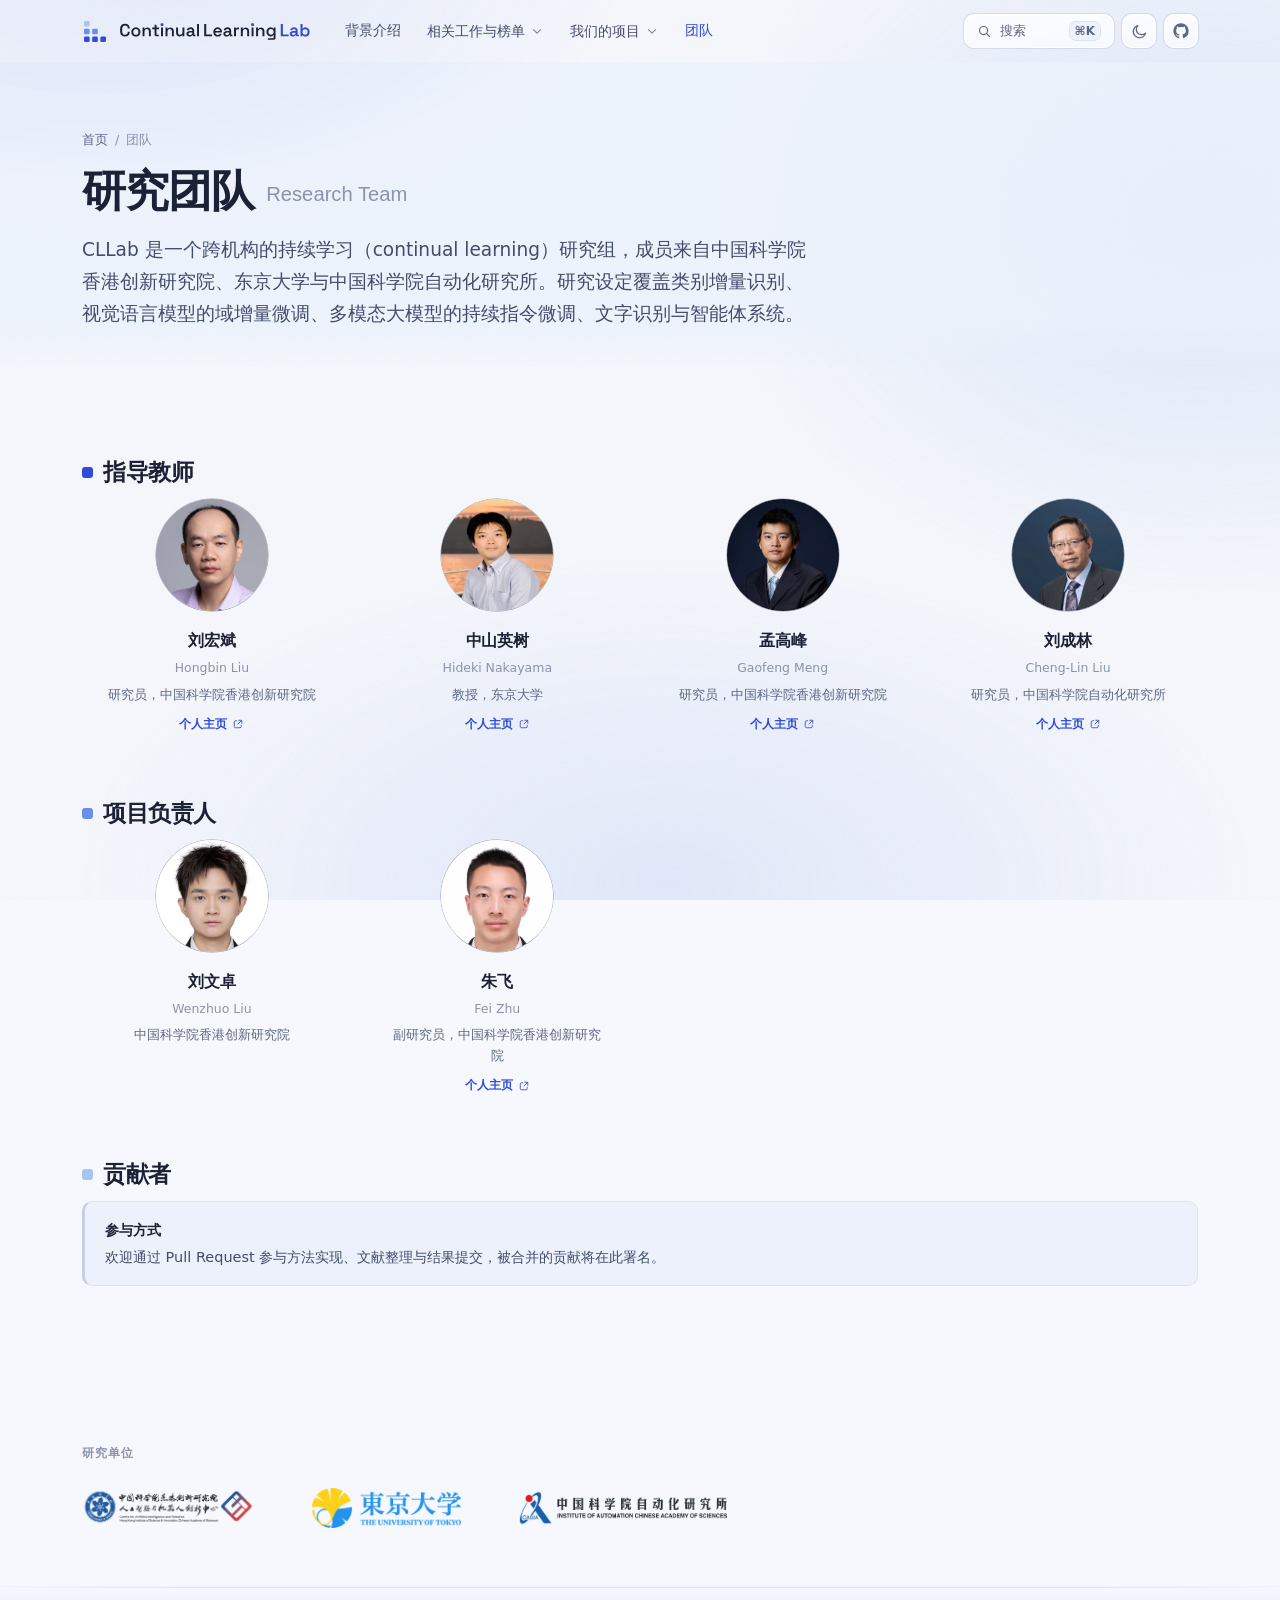
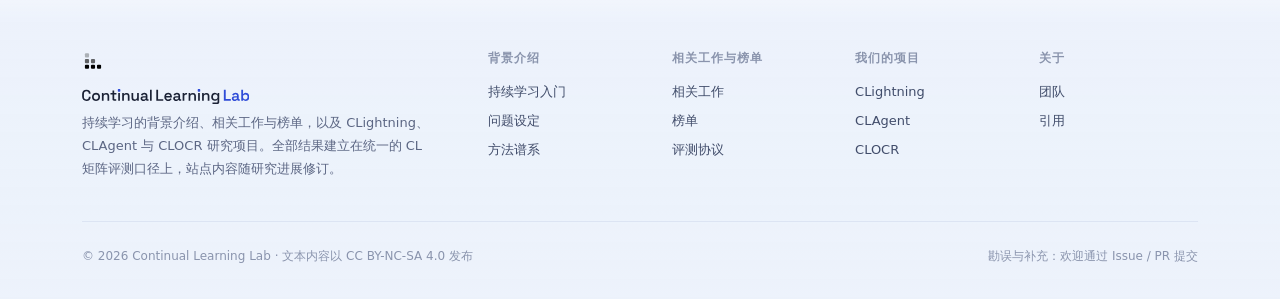
<file: team/index.html>
<!doctype html>
<html lang="zh-CN">
<head>
<meta charset="utf-8">
<meta name="viewport" content="width=device-width, initial-scale=1, viewport-fit=cover">
<title>团队 · Continual Learning Lab</title>
<meta name="description" content="CLLab 实验室主页：研究命题、所属机构、指导教师、项目负责人与贡献者。">
<meta property="og:title" content="团队 · Continual Learning Lab">
<meta property="og:description" content="CLLab 实验室主页：研究命题、所属机构、指导教师、项目负责人与贡献者。">
<meta property="og:type" content="website">
<link rel="icon" href="data:image/svg+xml,<svg xmlns='http://www.w3.org/2000/svg' viewBox='1 0.4 18 17.2'><rect x='1' y='13' width='4.6' height='4.6' rx='1.1' fill='%232F4CD8'/><rect x='7.7' y='13' width='4.6' height='4.6' rx='1.1' fill='%232F4CD8'/><rect x='14.4' y='13' width='4.6' height='4.6' rx='1.1' fill='%232F4CD8'/><rect x='1' y='6.7' width='4.6' height='4.6' rx='1.1' fill='%236B8EE9'/><rect x='7.7' y='6.7' width='4.6' height='4.6' rx='1.1' fill='%236B8EE9'/><rect x='1' y='.4' width='4.6' height='4.6' rx='1.1' fill='%23A8C4F3'/></svg>">
<link rel="stylesheet" href="../assets/site.css?v=f74bf9b9">
<script>
  // 在首次绘制前定主题，避免闪白
  (() => {
    try {
      const saved = localStorage.getItem('cl-theme');
      if (saved === 'dark' || saved === 'light') document.documentElement.dataset.theme = saved;
    } catch (e) { /* 隐私模式下 localStorage 不可用 */ }
  })();
</script>
</head>
<body data-nav="team" data-base="../">

<!-- 氛围层：整页身后的辉光与颗粒，玻璃靠它显形 -->
<div class="aura" aria-hidden="true"></div>

<a class="skip" href="#main">跳到主要内容</a>

<svg class="sprite" aria-hidden="true" focusable="false">
  <symbol id="i-arrow" viewBox="0 0 24 24" fill="none" stroke="currentColor" stroke-width="1.75" stroke-linecap="round" stroke-linejoin="round">
    <path d="M4.5 12h15M13 5.5l6.5 6.5-6.5 6.5"/>
  </symbol>
  <symbol id="i-chevron" viewBox="0 0 24 24" fill="none" stroke="currentColor" stroke-width="1.9" stroke-linecap="round" stroke-linejoin="round">
    <path d="M6 9.5l6 6 6-6"/>
  </symbol>
  <symbol id="i-search" viewBox="0 0 24 24" fill="none" stroke="currentColor" stroke-width="1.85" stroke-linecap="round" stroke-linejoin="round">
    <circle cx="10.5" cy="10.5" r="6.5"/><path d="M15.4 15.4L20 20"/>
  </symbol>
  <symbol id="i-sun" viewBox="0 0 24 24" fill="none" stroke="currentColor" stroke-width="1.75" stroke-linecap="round" stroke-linejoin="round">
    <circle cx="12" cy="12" r="4.2"/>
    <path d="M12 2.5v2.2M12 19.3v2.2M4.2 4.2l1.6 1.6M18.2 18.2l1.6 1.6M2.5 12h2.2M19.3 12h2.2M4.2 19.8l1.6-1.6M18.2 5.8l1.6-1.6"/>
  </symbol>
  <symbol id="i-moon" viewBox="0 0 24 24" fill="none" stroke="currentColor" stroke-width="1.75" stroke-linecap="round" stroke-linejoin="round">
    <path d="M20.5 14.3A8.8 8.8 0 1 1 9.7 3.5a7 7 0 0 0 10.8 10.8Z"/>
  </symbol>
  <symbol id="i-menu" viewBox="0 0 24 24" fill="none" stroke="currentColor" stroke-width="1.9" stroke-linecap="round">
    <path d="M3.5 7h17M3.5 12h17M3.5 17h17"/>
  </symbol>
  <symbol id="i-close" viewBox="0 0 24 24" fill="none" stroke="currentColor" stroke-width="1.9" stroke-linecap="round">
    <path d="M6 6l12 12M18 6L6 18"/>
  </symbol>
  <symbol id="i-copy" viewBox="0 0 24 24" fill="none" stroke="currentColor" stroke-width="1.7" stroke-linecap="round" stroke-linejoin="round">
    <rect x="8.5" y="8.5" width="11" height="11" rx="2.2"/>
    <path d="M15.5 5.5A2 2 0 0 0 13.5 4h-7a2.5 2.5 0 0 0-2.5 2.5v7a2 2 0 0 0 1.5 1.94"/>
  </symbol>
  <symbol id="i-check" viewBox="0 0 24 24" fill="none" stroke="currentColor" stroke-width="2" stroke-linecap="round" stroke-linejoin="round">
    <path d="M4.5 12.5l5 5 10-11"/>
  </symbol>
  <symbol id="i-github" viewBox="0 0 24 24" fill="currentColor">
    <path d="M12 .5C5.7.5.6 5.6.6 11.9c0 5.05 3.27 9.33 7.81 10.84.57.11.78-.25.78-.55 0-.27-.01-1.17-.02-2.12-3.18.69-3.85-1.35-3.85-1.35-.52-1.32-1.27-1.67-1.27-1.67-1.04-.71.08-.7.08-.7 1.15.08 1.75 1.18 1.75 1.18 1.02 1.75 2.68 1.24 3.33.95.1-.74.4-1.24.72-1.53-2.54-.29-5.21-1.27-5.21-5.65 0-1.25.45-2.27 1.17-3.07-.12-.29-.51-1.45.11-3.03 0 0 .96-.31 3.15 1.17a10.9 10.9 0 0 1 5.74 0c2.18-1.48 3.14-1.17 3.14-1.17.62 1.58.23 2.74.12 3.03.73.8 1.17 1.82 1.17 3.07 0 4.39-2.68 5.36-5.23 5.64.41.36.78 1.06.78 2.13 0 1.54-.01 2.79-.01 3.16 0 .31.2.67.79.55a11.42 11.42 0 0 0 7.8-10.84C23.4 5.6 18.3.5 12 .5Z"/>
  </symbol>
  <symbol id="i-ext" viewBox="0 0 24 24" fill="none" stroke="currentColor" stroke-width="1.7" stroke-linecap="round" stroke-linejoin="round">
    <path d="M13.5 4.5h6v6M19 5l-7.2 7.2M9.5 5.5H7A2.5 2.5 0 0 0 4.5 8v9A2.5 2.5 0 0 0 7 19.5h9a2.5 2.5 0 0 0 2.5-2.5v-2.5"/>
  </symbol>
  <symbol id="i-download" viewBox="0 0 24 24" fill="none" stroke="currentColor" stroke-width="1.7" stroke-linecap="round" stroke-linejoin="round">
    <path d="M12 3.5v11M7.8 10.3 12 14.5l4.2-4.2M4.5 16.5v2A2 2 0 0 0 6.5 20.5h11a2 2 0 0 0 2-2v-2"/>
  </symbol>
  <symbol id="i-book" viewBox="0 0 24 24" fill="none" stroke="currentColor" stroke-width="1.7" stroke-linecap="round" stroke-linejoin="round">
    <path d="M4 4.8A1.8 1.8 0 0 1 5.8 3H11v16H5.8A1.8 1.8 0 0 0 4 20.8V4.8ZM20 4.8A1.8 1.8 0 0 0 18.2 3H13v16h5.2a1.8 1.8 0 0 1 1.8 1.8V4.8Z"/>
  </symbol>
  <symbol id="i-grid" viewBox="0 0 24 24" fill="none" stroke="currentColor" stroke-width="1.7" stroke-linecap="round" stroke-linejoin="round">
    <rect x="3.5" y="3.5" width="17" height="17" rx="2"/>
    <path d="M3.5 9.17h17M3.5 14.83h17M9.17 3.5v17M14.83 3.5v17"/>
  </symbol>
  <symbol id="i-layers" viewBox="0 0 24 24" fill="none" stroke="currentColor" stroke-width="1.7" stroke-linecap="round" stroke-linejoin="round">
    <path d="M12 3l8.5 4.5L12 12 3.5 7.5 12 3ZM3.5 12.2 12 16.7l8.5-4.5M3.5 16.7 12 21.2l8.5-4.5"/>
  </symbol>
  <symbol id="i-chart" viewBox="0 0 24 24" fill="none" stroke="currentColor" stroke-width="1.7" stroke-linecap="round" stroke-linejoin="round">
    <path d="M4 20V4M4 20h16M8 20v-6M12.7 20V9M17.3 20v-9.5"/>
  </symbol>
  <symbol id="i-terminal" viewBox="0 0 24 24" fill="none" stroke="currentColor" stroke-width="1.7" stroke-linecap="round" stroke-linejoin="round">
    <rect x="3" y="4.5" width="18" height="15" rx="2.2"/><path d="M7.5 10l3 2.8-3 2.8M13 15.8h4"/>
  </symbol>
  <symbol id="i-flask" viewBox="0 0 24 24" fill="none" stroke="currentColor" stroke-width="1.7" stroke-linecap="round" stroke-linejoin="round">
    <path d="M9.5 3v6.2L4.6 17.4A2 2 0 0 0 6.3 20.5h11.4a2 2 0 0 0 1.7-3.1L14.5 9.2V3M8 3h8M7.2 14.5h9.6"/>
  </symbol>
  <symbol id="i-doc" viewBox="0 0 24 24" fill="none" stroke="currentColor" stroke-width="1.7" stroke-linecap="round" stroke-linejoin="round">
    <path d="M13.5 3H7a2 2 0 0 0-2 2v14a2 2 0 0 0 2 2h10a2 2 0 0 0 2-2V8.5L13.5 3Z"/>
    <path d="M13.3 3.2v5.3H19M8.8 13h6.4M8.8 16.7h4.4"/>
  </symbol>
  <symbol id="i-repeat" viewBox="0 0 24 24" fill="none" stroke="currentColor" stroke-width="1.7" stroke-linecap="round" stroke-linejoin="round">
    <path d="M4 11.5A7.5 7.5 0 0 1 17.4 6.8M20 12.5A7.5 7.5 0 0 1 6.6 17.2"/>
    <path d="M17.6 3.4v3.6H14M6.4 20.6V17H10"/>
  </symbol>
</svg>
<header class="site-head" id="site-head">
  <div class="shell head-inner">

    <a class="brand" href="../" aria-label="团队 · Continual Learning Lab 首页">
      <span class="brand-mark" aria-hidden="true">
        <svg viewBox="1 0.4 18 17.2" width="22" height="21">
          <rect class="m-deep" x="1"    y="13"  width="4.6" height="4.6" rx="1.1"/>
          <rect class="m-deep" x="7.7"  y="13"  width="4.6" height="4.6" rx="1.1"/>
          <rect class="m-deep" x="14.4" y="13"  width="4.6" height="4.6" rx="1.1"/>
          <rect class="m-mid"  x="1"    y="6.7" width="4.6" height="4.6" rx="1.1"/>
          <rect class="m-mid"  x="7.7"  y="6.7" width="4.6" height="4.6" rx="1.1"/>
          <rect class="m-lite" x="1"    y=".4"  width="4.6" height="4.6" rx="1.1"/>
        </svg>
      </span>
      <svg class="wordmark" viewBox="45 -756 10761 964" aria-hidden="true" focusable="false">
        <path class="wm-main" d="M332 14Q204 14 129 -58Q53 -131 53 -267V-433Q53 -569 129 -642Q204 -714 332 -714Q460 -714 529 -644Q598 -574 598 -452V-446H484V-456Q484 -524 447 -567Q410 -611 332 -611Q256 -611 212 -564Q169 -517 169 -435V-265Q169 -184 212 -137Q256 -89 332 -89Q410 -89 447 -133Q484 -177 484 -244V-262H598V-248Q598 -126 529 -56Q460 14 332 14Z M946 14Q872 14 814 -16Q756 -47 723 -104Q689 -160 689 -239V-254Q689 -333 723 -390Q756 -447 814 -477Q872 -508 946 -508Q1020 -508 1078 -477Q1136 -447 1169 -390Q1203 -333 1203 -254V-239Q1203 -160 1169 -104Q1136 -47 1078 -16Q1020 14 946 14ZM946 -84Q1011 -84 1052 -125Q1093 -167 1093 -242V-252Q1093 -326 1052 -368Q1012 -410 946 -410Q881 -410 840 -368Q799 -326 799 -252V-242Q799 -167 840 -125Q881 -84 946 -84Z M1323 0V-494H1431V-422H1448Q1461 -452 1496 -477Q1531 -502 1601 -502Q1658 -502 1701 -477Q1745 -451 1769 -405Q1794 -359 1794 -296V0H1684V-287Q1684 -349 1654 -379Q1623 -409 1568 -409Q1506 -409 1470 -368Q1433 -326 1433 -250V0Z M2107 0Q2060 0 2033 -28Q2005 -56 2005 -103V-402H1873V-494H2005V-654H2115V-494H2259V-402H2115V-122Q2115 -92 2143 -92H2244V0Z M2373 0V-494H2483V0Z M2628 0V-494H2736V-422H2753Q2766 -452 2801 -477Q2836 -502 2906 -502Q2963 -502 3006 -477Q3050 -451 3074 -405Q3099 -359 3099 -296V0H2989V-287Q2989 -349 2959 -379Q2928 -409 2873 -409Q2811 -409 2775 -368Q2738 -326 2738 -250V0Z M3420 8Q3363 8 3320 -17Q3276 -42 3251 -89Q3227 -135 3227 -198V-494H3337V-206Q3337 -144 3367 -115Q3398 -85 3453 -85Q3515 -85 3551 -126Q3588 -167 3588 -244V-494H3697V0H3590V-71H3573Q3560 -43 3525 -17Q3490 8 3420 8Z M3995 14Q3943 14 3901 -4Q3859 -23 3835 -58Q3810 -93 3810 -143Q3810 -194 3835 -227Q3859 -261 3902 -278Q3945 -296 3999 -296H4146V-326Q4146 -367 4121 -392Q4096 -417 4043 -417Q3992 -417 3966 -393Q3939 -369 3931 -331L3829 -364Q3841 -404 3867 -436Q3894 -468 3938 -488Q3982 -508 4045 -508Q4142 -508 4197 -459Q4252 -410 4252 -319V-121Q4252 -91 4280 -91H4322V0H4243Q4207 0 4185 -18Q4162 -36 4162 -67V-69H4146Q4139 -55 4124 -35Q4108 -15 4077 -1Q4047 14 3995 14ZM4013 -76Q4072 -76 4109 -110Q4146 -144 4146 -201V-212H4006Q3967 -212 3944 -195Q3920 -178 3920 -146Q3920 -114 3945 -95Q3969 -76 4013 -76Z M4415 0V-700H4525V0Z M4820 0V-700H4935V-105H5267V0Z M5587 14Q5513 14 5456 -18Q5400 -49 5369 -106Q5337 -164 5337 -241V-253Q5337 -330 5368 -387Q5399 -445 5455 -476Q5511 -508 5584 -508Q5655 -508 5709 -476Q5763 -445 5793 -388Q5823 -331 5823 -256V-216H5449Q5451 -155 5491 -119Q5531 -82 5590 -82Q5647 -82 5675 -107Q5703 -132 5717 -164L5808 -118Q5794 -90 5768 -59Q5741 -29 5698 -7Q5654 14 5587 14ZM5450 -299H5711Q5707 -351 5673 -381Q5638 -411 5583 -411Q5527 -411 5492 -381Q5458 -351 5450 -299Z M6092 14Q6040 14 5998 -4Q5956 -23 5932 -58Q5907 -93 5907 -143Q5907 -194 5932 -227Q5956 -261 5999 -278Q6042 -296 6096 -296H6243V-326Q6243 -367 6218 -392Q6193 -417 6140 -417Q6089 -417 6063 -393Q6036 -369 6028 -331L5926 -364Q5938 -404 5964 -436Q5991 -468 6035 -488Q6079 -508 6142 -508Q6239 -508 6294 -459Q6349 -410 6349 -319V-121Q6349 -91 6377 -91H6419V0H6340Q6304 0 6282 -18Q6259 -36 6259 -67V-69H6243Q6236 -55 6221 -35Q6205 -15 6174 -1Q6144 14 6092 14ZM6110 -76Q6169 -76 6206 -110Q6243 -144 6243 -201V-212H6103Q6064 -212 6041 -195Q6017 -178 6017 -146Q6017 -114 6042 -95Q6066 -76 6110 -76Z M6512 0V-494H6620V-436H6637Q6649 -467 6674 -481Q6700 -496 6738 -496H6797V-397H6735Q6685 -397 6654 -370Q6622 -344 6622 -287V0Z M6897 0V-494H7005V-422H7022Q7035 -452 7070 -477Q7105 -502 7175 -502Q7232 -502 7275 -477Q7319 -451 7343 -405Q7368 -359 7368 -296V0H7258V-287Q7258 -349 7228 -379Q7197 -409 7142 -409Q7080 -409 7044 -368Q7007 -326 7007 -250V0Z M7508 0V-494H7618V0Z M7763 0V-494H7871V-422H7888Q7901 -452 7936 -477Q7971 -502 8041 -502Q8098 -502 8141 -477Q8185 -451 8209 -405Q8234 -359 8234 -296V0H8124V-287Q8124 -349 8094 -379Q8063 -409 8008 -409Q7946 -409 7910 -368Q7873 -326 7873 -250V0Z M8350 -245V-260Q8350 -338 8382 -393Q8413 -448 8465 -478Q8516 -508 8578 -508Q8649 -508 8687 -482Q8724 -456 8741 -426H8758V-494H8865V97Q8865 144 8838 172Q8810 200 8763 200H8431V104H8727Q8756 104 8756 74V-75H8739Q8728 -57 8709 -39Q8690 -21 8658 -9Q8626 3 8578 3Q8516 3 8464 -27Q8412 -56 8381 -112Q8350 -167 8350 -245ZM8609 -93Q8673 -93 8715 -134Q8757 -175 8757 -248V-257Q8757 -331 8716 -371Q8674 -411 8609 -411Q8545 -411 8503 -371Q8461 -331 8461 -257V-248Q8461 -175 8503 -134Q8545 -93 8609 -93Z"/>
        <path class="wm-dot" d="M2389 -748h78a42 42 0 0 1 42 42v78a42 42 0 0 1 -42 42h-78a42 42 0 0 1 -42 -42v-78a42 42 0 0 1 42 -42z M7524 -748h78a42 42 0 0 1 42 42v78a42 42 0 0 1 -42 42h-78a42 42 0 0 1 -42 -42v-78a42 42 0 0 1 42 -42z"/>
        <path class="wm-lab" d="M9161 0V-700H9282V-109H9610V0Z M9859 14Q9807 14 9765 -4Q9723 -23 9698 -58Q9674 -93 9674 -144Q9674 -194 9698 -228Q9723 -262 9766 -280Q9809 -297 9864 -297H10007V-327Q10007 -366 9983 -390Q9959 -415 9908 -415Q9858 -415 9833 -391Q9807 -368 9799 -331L9693 -366Q9705 -405 9732 -437Q9758 -469 9802 -489Q9846 -508 9910 -508Q10007 -508 10063 -459Q10118 -411 10118 -319V-125Q10118 -95 10146 -95H10188V0H10107Q10071 0 10048 -18Q10025 -36 10025 -67V-69H10008Q10002 -55 9987 -35Q9972 -15 9941 -1Q9911 14 9859 14ZM9878 -80Q9935 -80 9971 -112Q10007 -145 10007 -200V-210H9871Q9834 -210 9811 -194Q9788 -178 9788 -147Q9788 -117 9812 -98Q9836 -80 9878 -80Z M10573 14Q10503 14 10466 -10Q10428 -35 10411 -65H10394V0H10281V-700H10396V-432H10413Q10424 -452 10443 -469Q10463 -486 10494 -497Q10526 -508 10573 -508Q10634 -508 10685 -479Q10736 -449 10767 -392Q10798 -335 10798 -255V-239Q10798 -159 10767 -102Q10736 -45 10685 -16Q10633 14 10573 14ZM10539 -86Q10601 -86 10642 -126Q10683 -167 10683 -242V-252Q10683 -328 10643 -368Q10602 -408 10539 -408Q10477 -408 10435 -368Q10394 -328 10394 -252V-242Q10394 -167 10435 -126Q10477 -86 10539 -86Z"/>
      </svg>
      <span class="sr-only">Continual Learning Lab</span>
    </a>

    <nav class="head-nav" aria-label="主导航">
      <a class="nav-link" data-nav-key="learn" href="../learn">背景介绍</a>

      <div class="nav-group">
        <button type="button" class="nav-link nav-trigger" data-nav-key="works evaluation leaderboard"
                aria-expanded="false" aria-controls="menu-eval">
          相关工作与榜单<svg class="ic caret" width="14" height="14" aria-hidden="true"><use href="#i-chevron"/></svg>
        </button>
        <div class="nav-menu" id="menu-eval" hidden>
          <div class="nav-menu-grid one-col">
            <a href="../works">
              <svg class="ic" width="18" height="18" aria-hidden="true"><use href="#i-book"/></svg>
              <b>相关工作</b><span>方法、奠基文献、综述、基准与工具库</span>
            </a>
            <a href="../leaderboard">
              <svg class="ic" width="18" height="18" aria-hidden="true"><use href="#i-chart"/></svg>
              <b>榜单</b><span>各问题设定下的评测口径与结果表</span>
            </a>
            <a href="../evaluation">
              <svg class="ic" width="18" height="18" aria-hidden="true"><use href="#i-grid"/></svg>
              <b>评测协议</b><span>榜单的统一口径与有效性检查</span>
            </a>
          </div>
        </div>
      </div>

      <div class="nav-group">
        <button type="button" class="nav-link nav-trigger" data-nav-key="libraries agent"
                aria-expanded="false" aria-controls="menu-proj">
          我们的项目<svg class="ic caret" width="14" height="14" aria-hidden="true"><use href="#i-chevron"/></svg>
        </button>
        <div class="nav-menu" id="menu-proj" hidden>
          <div class="nav-menu-grid one-col">
            <a href="../libraries">
              <svg class="ic" width="18" height="18" aria-hidden="true"><use href="#i-flask"/></svg>
              <b>CLightning</b><span>类别增量、域增量与持续指令微调方法库</span>
            </a>
            <a href="../agent">
              <svg class="ic" width="18" height="18" aria-hidden="true"><use href="#i-terminal"/></svg>
              <b>CLAgent</b><span>以持续学习为核心能力的自进化智能体系统</span>
            </a>
            <a href="../ocr">
              <svg class="ic" width="18" height="18" aria-hidden="true"><use href="#i-doc"/></svg>
              <b>CLOCR</b><span>版式、语种与年代漂移下的文字识别持续学习</span>
            </a>
          </div>
        </div>
      </div>

      <a class="nav-link" data-nav-key="team" href="../team">团队</a>
    </nav>

    <div class="head-tools">
      <button type="button" class="tool search-tool" id="search-open" aria-label="全站检索">
        <svg class="ic" width="15" height="15" aria-hidden="true"><use href="#i-search"/></svg>
        <span>搜索</span><kbd>⌘K</kbd>
      </button>
      <button type="button" class="tool icon-only" id="theme-toggle" aria-label="切换配色主题">
        <svg class="ic only-light" width="17" height="17" aria-hidden="true"><use href="#i-moon"/></svg>
        <svg class="ic only-dark" width="17" height="17" aria-hidden="true"><use href="#i-sun"/></svg>
      </button>
      <a class="tool icon-only repo" href="#" title="仓库地址待发布" aria-label="GitHub 仓库（待发布）">
        <svg class="ic" width="16" height="16" aria-hidden="true"><use href="#i-github"/></svg>
      </a>
      <button type="button" class="tool icon-only menu-toggle" id="menu-toggle"
              aria-label="打开导航菜单" aria-expanded="false" aria-controls="mobile-nav">
        <svg class="ic only-closed" width="19" height="19" aria-hidden="true"><use href="#i-menu"/></svg>
        <svg class="ic only-open" width="19" height="19" aria-hidden="true"><use href="#i-close"/></svg>
      </button>
    </div>
  </div>

  <nav class="mobile-nav" id="mobile-nav" aria-label="移动端导航" hidden>
    <div class="shell">
      <p class="m-group">背景介绍</p>
      <a href="../learn">持续学习入门</a>
      <p class="m-group">相关工作与榜单</p>
      <a href="../works">相关工作</a>
      <a href="../leaderboard">榜单</a>
      <a href="../evaluation">评测协议</a>
      <p class="m-group">我们的项目</p>
      <a href="../libraries">CLightning</a>
      <a href="../agent">CLAgent</a>
      <a href="../ocr">CLOCR</a>
      <p class="m-group">关于</p>
      <a href="../team">团队</a>
    </div>
  </nav>
</header>

<main id="main">
<section class="page-head">
  <div class="shell">
    <p class="crumb"><a href="../">首页</a><span>/</span><span>团队</span></p>
    <h1>研究团队<span class="en">Research Team</span></h1>
    <p class="lede">CLLab 是一个跨机构的持续学习（continual learning）研究组，成员来自中国科学院香港创新研究院、东京大学与中国科学院自动化研究所。研究设定覆盖类别增量识别、视觉语言模型的域增量微调、多模态大模型的持续指令微调、文字识别与智能体系统。</p>
  </div>
</section>

<section class="section">
  <div class="shell">
    <h2 class="sub-head tier-head" style="margin-top:0">
      <span class="tier-dot deep"></span>指导教师
    </h2>
    <div class="grid roster">
      <div class="person" data-reveal>
        <span class="person-photo">
          <img src="../assets/img/team/liu-hongbin.webp" alt="刘宏斌" width="300" height="300" loading="lazy">
        </span>
        <b class="person-name">刘宏斌<span class="en">Hongbin Liu</span></b>
        <p>研究员，中国科学院香港创新研究院</p>
        <a class="person-link" href="https://people.ucas.edu.cn/~liuhongbin" target="_blank" rel="noopener" aria-label="刘宏斌 个人主页">
          个人主页
          <svg class="ic" width="12" height="12" aria-hidden="true"><use href="#i-ext"/></svg>
        </a>
      </div>      <div class="person" data-reveal>
        <span class="person-photo">
          <img src="../assets/img/team/nakayama-hideki.webp" alt="中山英树" width="300" height="300" loading="lazy">
        </span>
        <b class="person-name">中山英树<span class="en">Hideki Nakayama</span></b>
        <p>教授，东京大学</p>
        <a class="person-link" href="https://www.nlab.ci.i.u-tokyo.ac.jp/~nakayama/" target="_blank" rel="noopener" aria-label="中山英树 个人主页">
          个人主页
          <svg class="ic" width="12" height="12" aria-hidden="true"><use href="#i-ext"/></svg>
        </a>
      </div>
      <div class="person" data-reveal>
        <span class="person-photo">
          <img src="../assets/img/team/meng-gaofeng.webp" alt="孟高峰" width="300" height="300" loading="lazy">
        </span>
        <b class="person-name">孟高峰<span class="en">Gaofeng Meng</span></b>
        <p>研究员，中国科学院香港创新研究院</p>
        <a class="person-link" href="https://people.ucas.ac.cn/~gfmeng" target="_blank" rel="noopener" aria-label="孟高峰 个人主页">
          个人主页
          <svg class="ic" width="12" height="12" aria-hidden="true"><use href="#i-ext"/></svg>
        </a>
      </div>
      <div class="person" data-reveal>
        <span class="person-photo">
          <img src="../assets/img/team/liu-chenglin.webp" alt="刘成林" width="300" height="300" loading="lazy">
        </span>
        <b class="person-name">刘成林<span class="en">Cheng-Lin Liu</span></b>
        <p>研究员，中国科学院自动化研究所</p>
        <a class="person-link" href="https://people.ucas.ac.cn/~liuchenglin" target="_blank" rel="noopener" aria-label="刘成林 个人主页">
          个人主页
          <svg class="ic" width="12" height="12" aria-hidden="true"><use href="#i-ext"/></svg>
        </a>
      </div>

    </div>

    <h2 class="sub-head tier-head">
      <span class="tier-dot mid"></span>项目负责人
    </h2>
    <div class="grid roster">
      <div class="person" data-reveal>
        <span class="person-photo">
          <img src="../assets/img/team/liu-wenzhuo.webp" alt="刘文卓" width="300" height="300" loading="lazy">
        </span>
        <b class="person-name">刘文卓<span class="en">Wenzhuo Liu</span></b>
        <p>中国科学院香港创新研究院</p>
      </div>
      <div class="person" data-reveal>
        <span class="person-photo">
          <img src="../assets/img/team/zhu-fei.webp" alt="朱飞" width="300" height="300" loading="lazy">
        </span>
        <b class="person-name">朱飞<span class="en">Fei Zhu</span></b>
        <p>副研究员，中国科学院香港创新研究院</p>
        <a class="person-link" href="https://impression2805.github.io/" target="_blank" rel="noopener" aria-label="朱飞 个人主页">
          个人主页
          <svg class="ic" width="12" height="12" aria-hidden="true"><use href="#i-ext"/></svg>
        </a>
      </div>
    </div>

    <h2 class="sub-head tier-head">
      <span class="tier-dot lite"></span>贡献者
    </h2>
    <div class="note">
      <div>
        <b>参与方式</b>
        欢迎通过 Pull Request 参与方法实现、文献整理与结果提交，被合并的贡献将在此署名。
      </div>
    </div>
  </div>
</section>

<section class="inst-band">
  <div class="shell">
    <h2>研究单位</h2>
    <ul class="inst-logos">
      <li class="in-hkisi">
        <a href="https://www.cair-cas.org.hk/" target="_blank" rel="noopener">
          <img class="only-light" src="../assets/img/inst/hkisi.webp" alt="中国科学院香港创新研究院 人工智能与机器人创新中心" width="720" height="225" loading="lazy">
          <img class="only-dark" src="../assets/img/inst/hkisi-dark.webp" alt="中国科学院香港创新研究院 人工智能与机器人创新中心" width="720" height="225" loading="lazy">
        </a>
      </li>
      <li class="in-utokyo">
        <a href="https://www.u-tokyo.ac.jp/" target="_blank" rel="noopener">
          <img src="../assets/img/inst/utokyo.webp" alt="东京大学" width="640" height="172" loading="lazy">
        </a>
      </li>
      <li class="in-casia">
        <a href="http://www.ia.cas.cn/" target="_blank" rel="noopener">
          <img class="only-light" src="../assets/img/inst/casia.webp" alt="中国科学院自动化研究所" width="497" height="81" loading="lazy">
          <img class="only-dark" src="../assets/img/inst/casia-dark.webp" alt="中国科学院自动化研究所" width="497" height="81" loading="lazy">
        </a>
      </li>
    </ul>
  </div>
</section>

</main>

<footer class="site-foot">
  <div class="shell">
    <div class="foot-top">
      <div class="foot-about">
        <span class="brand-mark sm" aria-hidden="true">
          <svg viewBox="0 0 20 20" width="18" height="18">
            <rect x="1"    y="13"  width="4.6" height="4.6" rx="1.1"/>
            <rect x="7.7"  y="13"  width="4.6" height="4.6" rx="1.1"/>
            <rect x="14.4" y="13"  width="4.6" height="4.6" rx="1.1"/>
            <rect x="1"    y="6.7" width="4.6" height="4.6" rx="1.1" opacity=".6"/>
            <rect x="7.7"  y="6.7" width="4.6" height="4.6" rx="1.1" opacity=".6"/>
            <rect x="1"    y=".4"  width="4.6" height="4.6" rx="1.1" opacity=".28"/>
          </svg>
        </span>
        <p class="foot-name">
          <svg class="wordmark" viewBox="45 -756 10761 964" aria-hidden="true" focusable="false">
            <path class="wm-main" d="M332 14Q204 14 129 -58Q53 -131 53 -267V-433Q53 -569 129 -642Q204 -714 332 -714Q460 -714 529 -644Q598 -574 598 -452V-446H484V-456Q484 -524 447 -567Q410 -611 332 -611Q256 -611 212 -564Q169 -517 169 -435V-265Q169 -184 212 -137Q256 -89 332 -89Q410 -89 447 -133Q484 -177 484 -244V-262H598V-248Q598 -126 529 -56Q460 14 332 14Z M946 14Q872 14 814 -16Q756 -47 723 -104Q689 -160 689 -239V-254Q689 -333 723 -390Q756 -447 814 -477Q872 -508 946 -508Q1020 -508 1078 -477Q1136 -447 1169 -390Q1203 -333 1203 -254V-239Q1203 -160 1169 -104Q1136 -47 1078 -16Q1020 14 946 14ZM946 -84Q1011 -84 1052 -125Q1093 -167 1093 -242V-252Q1093 -326 1052 -368Q1012 -410 946 -410Q881 -410 840 -368Q799 -326 799 -252V-242Q799 -167 840 -125Q881 -84 946 -84Z M1323 0V-494H1431V-422H1448Q1461 -452 1496 -477Q1531 -502 1601 -502Q1658 -502 1701 -477Q1745 -451 1769 -405Q1794 -359 1794 -296V0H1684V-287Q1684 -349 1654 -379Q1623 -409 1568 -409Q1506 -409 1470 -368Q1433 -326 1433 -250V0Z M2107 0Q2060 0 2033 -28Q2005 -56 2005 -103V-402H1873V-494H2005V-654H2115V-494H2259V-402H2115V-122Q2115 -92 2143 -92H2244V0Z M2373 0V-494H2483V0Z M2628 0V-494H2736V-422H2753Q2766 -452 2801 -477Q2836 -502 2906 -502Q2963 -502 3006 -477Q3050 -451 3074 -405Q3099 -359 3099 -296V0H2989V-287Q2989 -349 2959 -379Q2928 -409 2873 -409Q2811 -409 2775 -368Q2738 -326 2738 -250V0Z M3420 8Q3363 8 3320 -17Q3276 -42 3251 -89Q3227 -135 3227 -198V-494H3337V-206Q3337 -144 3367 -115Q3398 -85 3453 -85Q3515 -85 3551 -126Q3588 -167 3588 -244V-494H3697V0H3590V-71H3573Q3560 -43 3525 -17Q3490 8 3420 8Z M3995 14Q3943 14 3901 -4Q3859 -23 3835 -58Q3810 -93 3810 -143Q3810 -194 3835 -227Q3859 -261 3902 -278Q3945 -296 3999 -296H4146V-326Q4146 -367 4121 -392Q4096 -417 4043 -417Q3992 -417 3966 -393Q3939 -369 3931 -331L3829 -364Q3841 -404 3867 -436Q3894 -468 3938 -488Q3982 -508 4045 -508Q4142 -508 4197 -459Q4252 -410 4252 -319V-121Q4252 -91 4280 -91H4322V0H4243Q4207 0 4185 -18Q4162 -36 4162 -67V-69H4146Q4139 -55 4124 -35Q4108 -15 4077 -1Q4047 14 3995 14ZM4013 -76Q4072 -76 4109 -110Q4146 -144 4146 -201V-212H4006Q3967 -212 3944 -195Q3920 -178 3920 -146Q3920 -114 3945 -95Q3969 -76 4013 -76Z M4415 0V-700H4525V0Z M4820 0V-700H4935V-105H5267V0Z M5587 14Q5513 14 5456 -18Q5400 -49 5369 -106Q5337 -164 5337 -241V-253Q5337 -330 5368 -387Q5399 -445 5455 -476Q5511 -508 5584 -508Q5655 -508 5709 -476Q5763 -445 5793 -388Q5823 -331 5823 -256V-216H5449Q5451 -155 5491 -119Q5531 -82 5590 -82Q5647 -82 5675 -107Q5703 -132 5717 -164L5808 -118Q5794 -90 5768 -59Q5741 -29 5698 -7Q5654 14 5587 14ZM5450 -299H5711Q5707 -351 5673 -381Q5638 -411 5583 -411Q5527 -411 5492 -381Q5458 -351 5450 -299Z M6092 14Q6040 14 5998 -4Q5956 -23 5932 -58Q5907 -93 5907 -143Q5907 -194 5932 -227Q5956 -261 5999 -278Q6042 -296 6096 -296H6243V-326Q6243 -367 6218 -392Q6193 -417 6140 -417Q6089 -417 6063 -393Q6036 -369 6028 -331L5926 -364Q5938 -404 5964 -436Q5991 -468 6035 -488Q6079 -508 6142 -508Q6239 -508 6294 -459Q6349 -410 6349 -319V-121Q6349 -91 6377 -91H6419V0H6340Q6304 0 6282 -18Q6259 -36 6259 -67V-69H6243Q6236 -55 6221 -35Q6205 -15 6174 -1Q6144 14 6092 14ZM6110 -76Q6169 -76 6206 -110Q6243 -144 6243 -201V-212H6103Q6064 -212 6041 -195Q6017 -178 6017 -146Q6017 -114 6042 -95Q6066 -76 6110 -76Z M6512 0V-494H6620V-436H6637Q6649 -467 6674 -481Q6700 -496 6738 -496H6797V-397H6735Q6685 -397 6654 -370Q6622 -344 6622 -287V0Z M6897 0V-494H7005V-422H7022Q7035 -452 7070 -477Q7105 -502 7175 -502Q7232 -502 7275 -477Q7319 -451 7343 -405Q7368 -359 7368 -296V0H7258V-287Q7258 -349 7228 -379Q7197 -409 7142 -409Q7080 -409 7044 -368Q7007 -326 7007 -250V0Z M7508 0V-494H7618V0Z M7763 0V-494H7871V-422H7888Q7901 -452 7936 -477Q7971 -502 8041 -502Q8098 -502 8141 -477Q8185 -451 8209 -405Q8234 -359 8234 -296V0H8124V-287Q8124 -349 8094 -379Q8063 -409 8008 -409Q7946 -409 7910 -368Q7873 -326 7873 -250V0Z M8350 -245V-260Q8350 -338 8382 -393Q8413 -448 8465 -478Q8516 -508 8578 -508Q8649 -508 8687 -482Q8724 -456 8741 -426H8758V-494H8865V97Q8865 144 8838 172Q8810 200 8763 200H8431V104H8727Q8756 104 8756 74V-75H8739Q8728 -57 8709 -39Q8690 -21 8658 -9Q8626 3 8578 3Q8516 3 8464 -27Q8412 -56 8381 -112Q8350 -167 8350 -245ZM8609 -93Q8673 -93 8715 -134Q8757 -175 8757 -248V-257Q8757 -331 8716 -371Q8674 -411 8609 -411Q8545 -411 8503 -371Q8461 -331 8461 -257V-248Q8461 -175 8503 -134Q8545 -93 8609 -93Z"/>
            <path class="wm-dot" d="M2389 -748h78a42 42 0 0 1 42 42v78a42 42 0 0 1 -42 42h-78a42 42 0 0 1 -42 -42v-78a42 42 0 0 1 42 -42z M7524 -748h78a42 42 0 0 1 42 42v78a42 42 0 0 1 -42 42h-78a42 42 0 0 1 -42 -42v-78a42 42 0 0 1 42 -42z"/>
            <path class="wm-lab" d="M9161 0V-700H9282V-109H9610V0Z M9859 14Q9807 14 9765 -4Q9723 -23 9698 -58Q9674 -93 9674 -144Q9674 -194 9698 -228Q9723 -262 9766 -280Q9809 -297 9864 -297H10007V-327Q10007 -366 9983 -390Q9959 -415 9908 -415Q9858 -415 9833 -391Q9807 -368 9799 -331L9693 -366Q9705 -405 9732 -437Q9758 -469 9802 -489Q9846 -508 9910 -508Q10007 -508 10063 -459Q10118 -411 10118 -319V-125Q10118 -95 10146 -95H10188V0H10107Q10071 0 10048 -18Q10025 -36 10025 -67V-69H10008Q10002 -55 9987 -35Q9972 -15 9941 -1Q9911 14 9859 14ZM9878 -80Q9935 -80 9971 -112Q10007 -145 10007 -200V-210H9871Q9834 -210 9811 -194Q9788 -178 9788 -147Q9788 -117 9812 -98Q9836 -80 9878 -80Z M10573 14Q10503 14 10466 -10Q10428 -35 10411 -65H10394V0H10281V-700H10396V-432H10413Q10424 -452 10443 -469Q10463 -486 10494 -497Q10526 -508 10573 -508Q10634 -508 10685 -479Q10736 -449 10767 -392Q10798 -335 10798 -255V-239Q10798 -159 10767 -102Q10736 -45 10685 -16Q10633 14 10573 14ZM10539 -86Q10601 -86 10642 -126Q10683 -167 10683 -242V-252Q10683 -328 10643 -368Q10602 -408 10539 -408Q10477 -408 10435 -368Q10394 -328 10394 -252V-242Q10394 -167 10435 -126Q10477 -86 10539 -86Z"/>
          </svg>
          <span class="sr-only">Continual Learning Lab</span>
        </p>
        <p class="foot-desc">
          持续学习的背景介绍、相关工作与榜单，以及 CLightning、CLAgent 与 CLOCR 研究项目。全部结果建立在统一的 CL 矩阵评测口径上，站点内容随研究进展修订。
        </p>
      </div>

      <div class="foot-cols">
        <div>
          <h2>背景介绍</h2>
          <a href="../learn">持续学习入门</a>
          <a href="../learn#settings">问题设定</a>
          <a href="../learn#families">方法谱系</a>
        </div>
        <div>
          <h2>相关工作与榜单</h2>
          <a href="../works">相关工作</a>
          <a href="../leaderboard">榜单</a>
          <a href="../evaluation">评测协议</a>
        </div>
        <div>
          <h2>我们的项目</h2>
          <a href="../libraries">CLightning</a>
          <a href="../agent">CLAgent</a>
          <a href="../ocr">CLOCR</a>
        </div>
        <div>
          <h2>关于</h2>
          <a href="../team">团队</a>
          <a href="../libraries#cite">引用</a>
        </div>
      </div>
    </div>

    <div class="foot-bottom">
      <span>© 2026 Continual Learning Lab · 文本内容以 CC BY-NC-SA 4.0 发布</span>
      <span>勘误与补充：欢迎通过 Issue / PR 提交</span>
    </div>
  </div>
</footer>
<div class="palette" id="palette" hidden>
  <div class="palette-scrim" data-palette-close></div>
  <div class="palette-panel" role="dialog" aria-modal="true" aria-label="全站检索">
    <div class="palette-input">
      <svg class="ic" width="17" height="17" aria-hidden="true"><use href="#i-search"/></svg>
      <input id="palette-input" type="search" placeholder="搜索页面、方法或论文…" autocomplete="off" spellcheck="false"
             role="combobox" aria-expanded="true" aria-controls="palette-list" aria-autocomplete="list">
      <button type="button" class="palette-esc" data-palette-close>esc</button>
    </div>
    <ul class="palette-list" id="palette-list" role="listbox" aria-label="检索结果"></ul>
    <div class="palette-foot">
      <span><kbd>↑</kbd><kbd>↓</kbd> 选择</span>
      <span><kbd>↵</kbd> 打开</span>
      <span><kbd>esc</kbd> 关闭</span>
    </div>
  </div>
</div>

<script src="../assets/site.js?v=a037c3d1" defer></script>

</body>
</html>
</file>
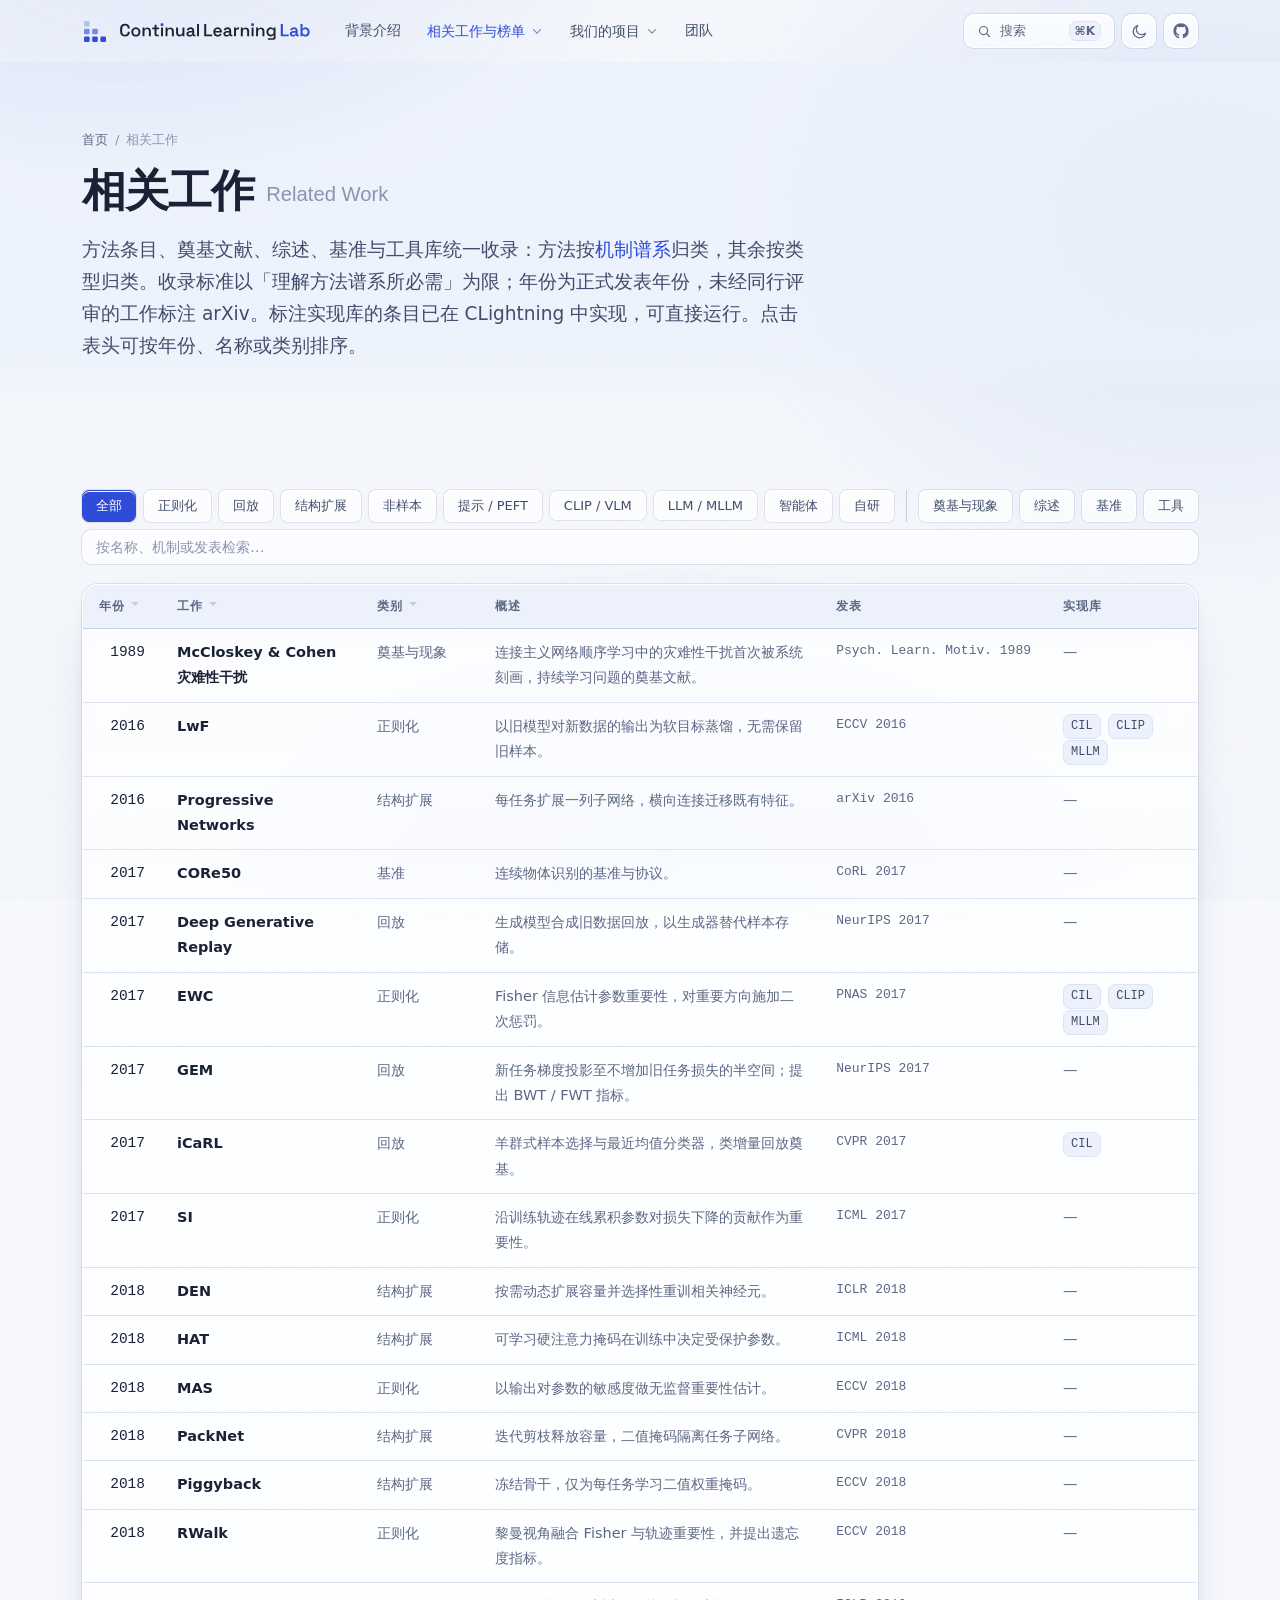
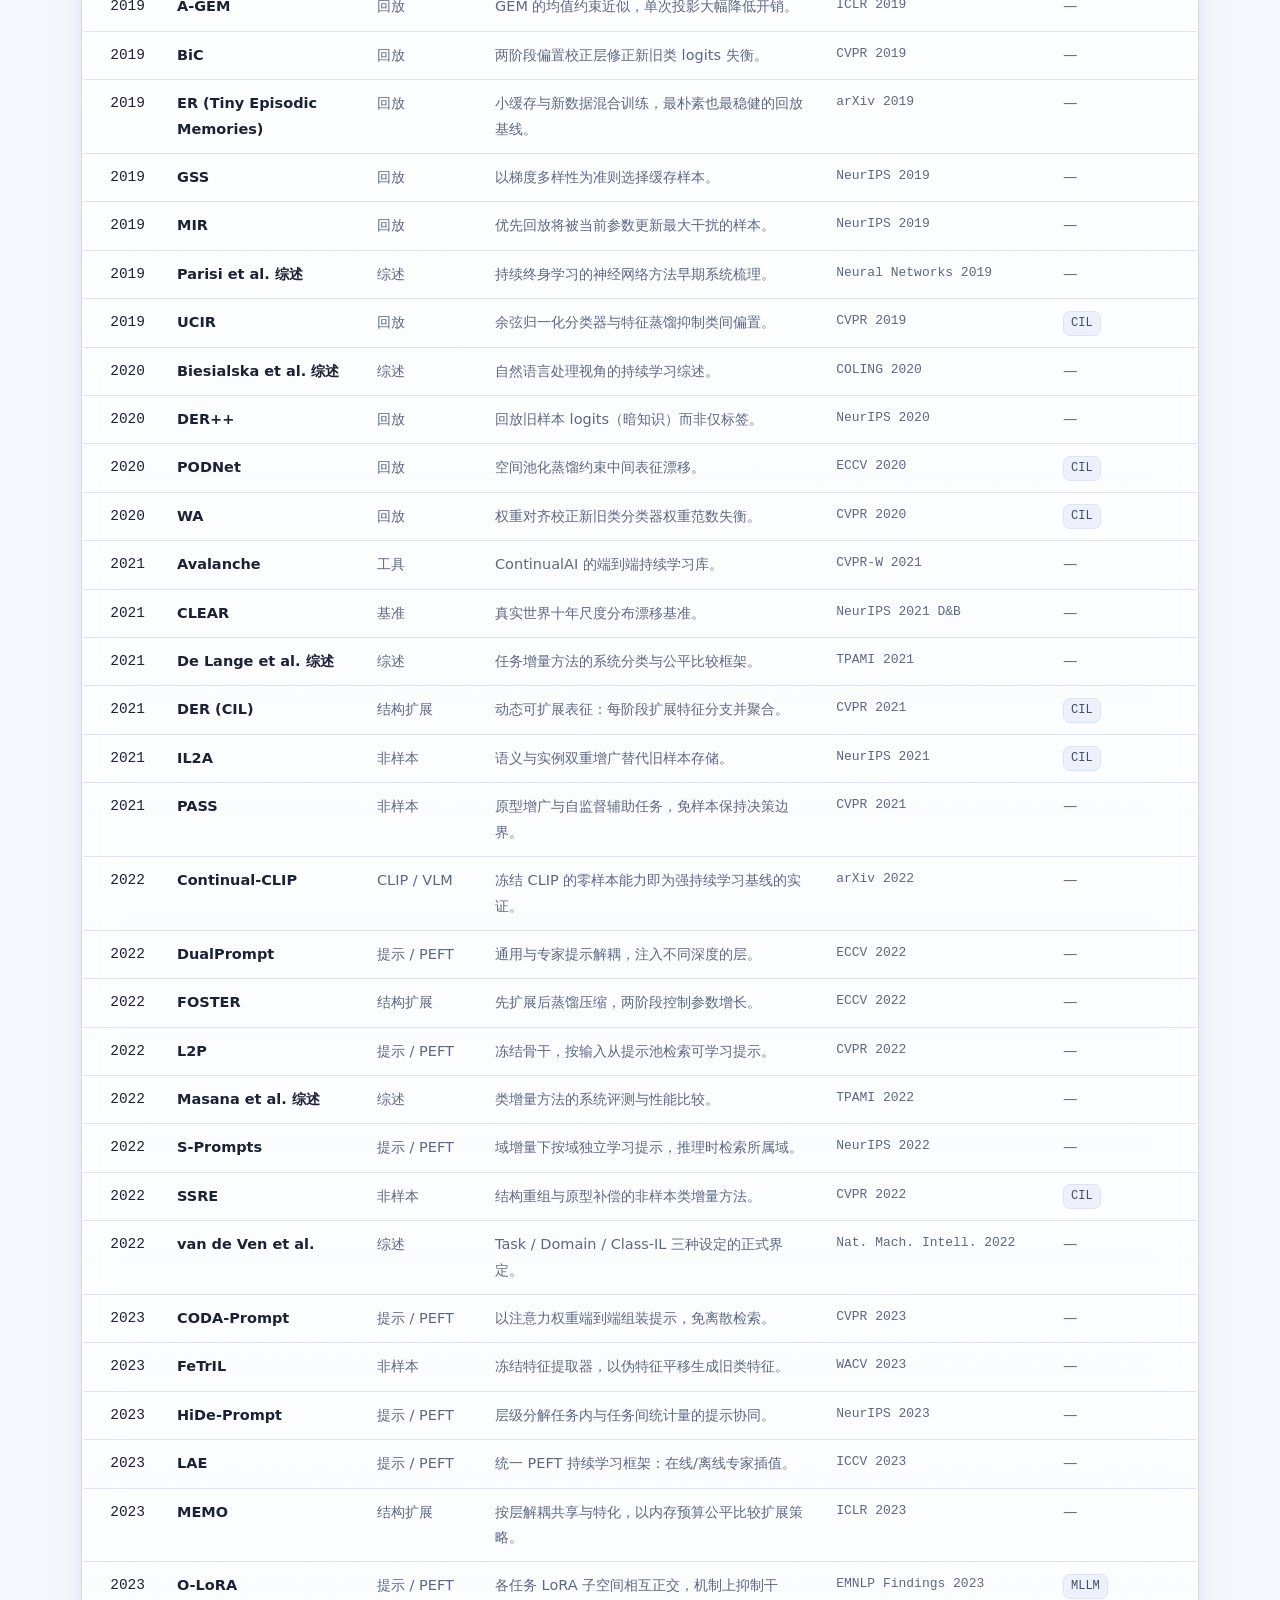
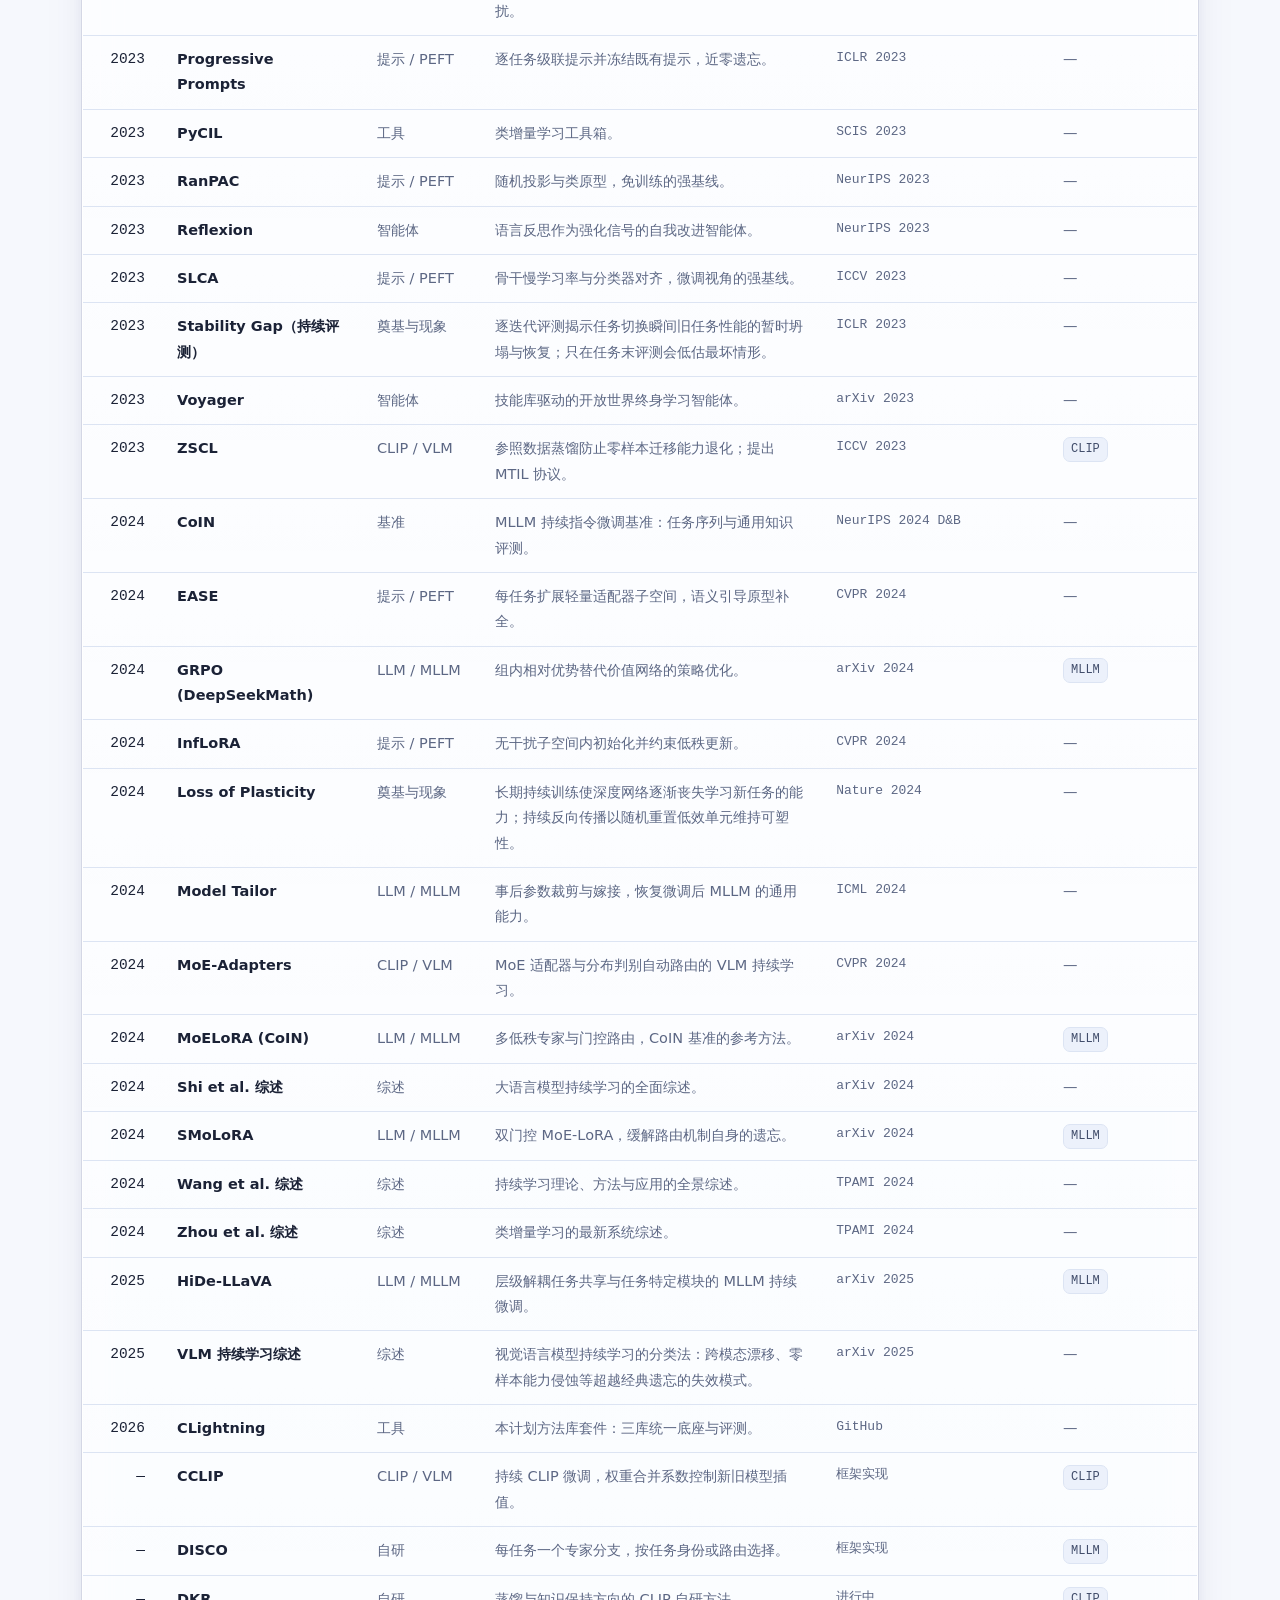
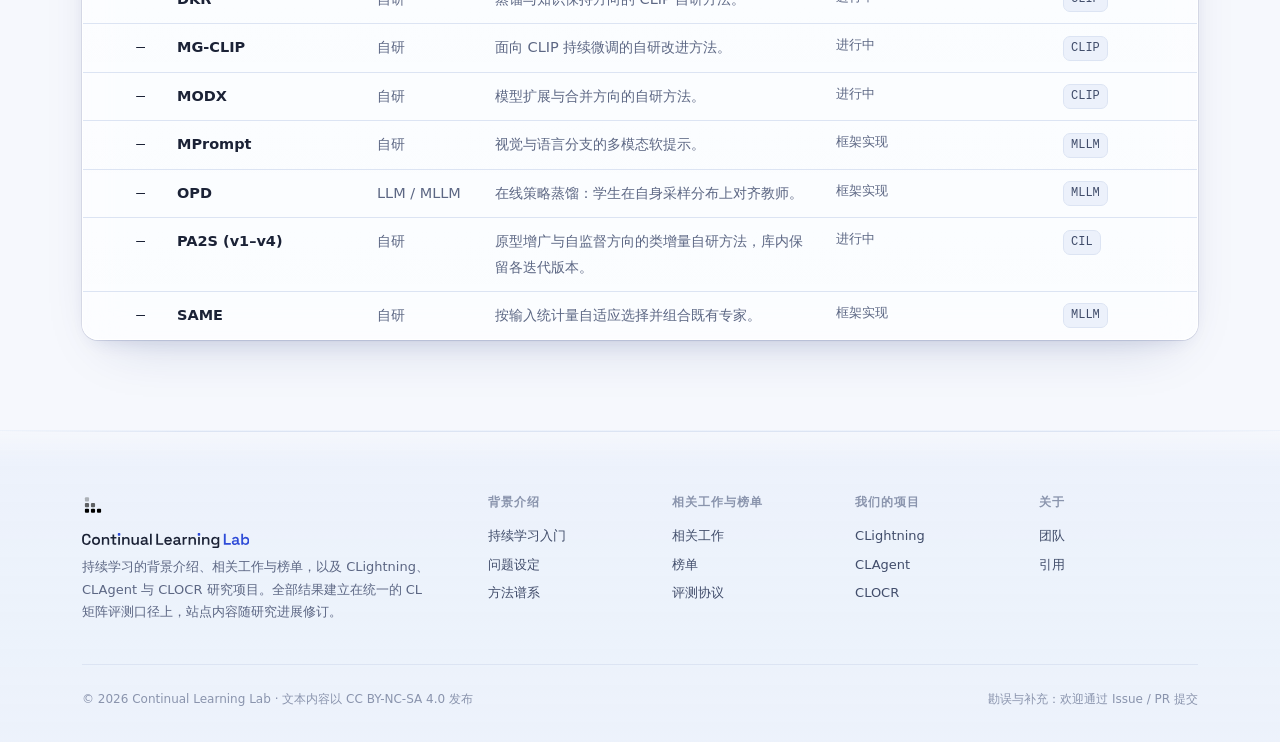
<file: works/index.html>
<!doctype html>
<html lang="zh-CN">
<head>
<meta charset="utf-8">
<meta name="viewport" content="width=device-width, initial-scale=1, viewport-fit=cover">
<title>相关工作 · Continual Learning Lab</title>
<meta name="description" content="持续学习的方法、奠基文献、综述、基准与工具库条目，按类别、年份与实现库检索。">
<meta property="og:title" content="相关工作 · Continual Learning Lab">
<meta property="og:description" content="持续学习的方法、奠基文献、综述、基准与工具库条目，按类别、年份与实现库检索。">
<meta property="og:type" content="website">
<link rel="icon" href="data:image/svg+xml,<svg xmlns='http://www.w3.org/2000/svg' viewBox='1 0.4 18 17.2'><rect x='1' y='13' width='4.6' height='4.6' rx='1.1' fill='%232F4CD8'/><rect x='7.7' y='13' width='4.6' height='4.6' rx='1.1' fill='%232F4CD8'/><rect x='14.4' y='13' width='4.6' height='4.6' rx='1.1' fill='%232F4CD8'/><rect x='1' y='6.7' width='4.6' height='4.6' rx='1.1' fill='%236B8EE9'/><rect x='7.7' y='6.7' width='4.6' height='4.6' rx='1.1' fill='%236B8EE9'/><rect x='1' y='.4' width='4.6' height='4.6' rx='1.1' fill='%23A8C4F3'/></svg>">
<link rel="stylesheet" href="../assets/site.css?v=f74bf9b9">
<script>
  // 在首次绘制前定主题，避免闪白
  (() => {
    try {
      const saved = localStorage.getItem('cl-theme');
      if (saved === 'dark' || saved === 'light') document.documentElement.dataset.theme = saved;
    } catch (e) { /* 隐私模式下 localStorage 不可用 */ }
  })();
</script>
</head>
<body data-nav="works" data-base="../">

<!-- 氛围层：整页身后的辉光与颗粒，玻璃靠它显形 -->
<div class="aura" aria-hidden="true"></div>

<a class="skip" href="#main">跳到主要内容</a>

<svg class="sprite" aria-hidden="true" focusable="false">
  <symbol id="i-arrow" viewBox="0 0 24 24" fill="none" stroke="currentColor" stroke-width="1.75" stroke-linecap="round" stroke-linejoin="round">
    <path d="M4.5 12h15M13 5.5l6.5 6.5-6.5 6.5"/>
  </symbol>
  <symbol id="i-chevron" viewBox="0 0 24 24" fill="none" stroke="currentColor" stroke-width="1.9" stroke-linecap="round" stroke-linejoin="round">
    <path d="M6 9.5l6 6 6-6"/>
  </symbol>
  <symbol id="i-search" viewBox="0 0 24 24" fill="none" stroke="currentColor" stroke-width="1.85" stroke-linecap="round" stroke-linejoin="round">
    <circle cx="10.5" cy="10.5" r="6.5"/><path d="M15.4 15.4L20 20"/>
  </symbol>
  <symbol id="i-sun" viewBox="0 0 24 24" fill="none" stroke="currentColor" stroke-width="1.75" stroke-linecap="round" stroke-linejoin="round">
    <circle cx="12" cy="12" r="4.2"/>
    <path d="M12 2.5v2.2M12 19.3v2.2M4.2 4.2l1.6 1.6M18.2 18.2l1.6 1.6M2.5 12h2.2M19.3 12h2.2M4.2 19.8l1.6-1.6M18.2 5.8l1.6-1.6"/>
  </symbol>
  <symbol id="i-moon" viewBox="0 0 24 24" fill="none" stroke="currentColor" stroke-width="1.75" stroke-linecap="round" stroke-linejoin="round">
    <path d="M20.5 14.3A8.8 8.8 0 1 1 9.7 3.5a7 7 0 0 0 10.8 10.8Z"/>
  </symbol>
  <symbol id="i-menu" viewBox="0 0 24 24" fill="none" stroke="currentColor" stroke-width="1.9" stroke-linecap="round">
    <path d="M3.5 7h17M3.5 12h17M3.5 17h17"/>
  </symbol>
  <symbol id="i-close" viewBox="0 0 24 24" fill="none" stroke="currentColor" stroke-width="1.9" stroke-linecap="round">
    <path d="M6 6l12 12M18 6L6 18"/>
  </symbol>
  <symbol id="i-copy" viewBox="0 0 24 24" fill="none" stroke="currentColor" stroke-width="1.7" stroke-linecap="round" stroke-linejoin="round">
    <rect x="8.5" y="8.5" width="11" height="11" rx="2.2"/>
    <path d="M15.5 5.5A2 2 0 0 0 13.5 4h-7a2.5 2.5 0 0 0-2.5 2.5v7a2 2 0 0 0 1.5 1.94"/>
  </symbol>
  <symbol id="i-check" viewBox="0 0 24 24" fill="none" stroke="currentColor" stroke-width="2" stroke-linecap="round" stroke-linejoin="round">
    <path d="M4.5 12.5l5 5 10-11"/>
  </symbol>
  <symbol id="i-github" viewBox="0 0 24 24" fill="currentColor">
    <path d="M12 .5C5.7.5.6 5.6.6 11.9c0 5.05 3.27 9.33 7.81 10.84.57.11.78-.25.78-.55 0-.27-.01-1.17-.02-2.12-3.18.69-3.85-1.35-3.85-1.35-.52-1.32-1.27-1.67-1.27-1.67-1.04-.71.08-.7.08-.7 1.15.08 1.75 1.18 1.75 1.18 1.02 1.75 2.68 1.24 3.33.95.1-.74.4-1.24.72-1.53-2.54-.29-5.21-1.27-5.21-5.65 0-1.25.45-2.27 1.17-3.07-.12-.29-.51-1.45.11-3.03 0 0 .96-.31 3.15 1.17a10.9 10.9 0 0 1 5.74 0c2.18-1.48 3.14-1.17 3.14-1.17.62 1.58.23 2.74.12 3.03.73.8 1.17 1.82 1.17 3.07 0 4.39-2.68 5.36-5.23 5.64.41.36.78 1.06.78 2.13 0 1.54-.01 2.79-.01 3.16 0 .31.2.67.79.55a11.42 11.42 0 0 0 7.8-10.84C23.4 5.6 18.3.5 12 .5Z"/>
  </symbol>
  <symbol id="i-ext" viewBox="0 0 24 24" fill="none" stroke="currentColor" stroke-width="1.7" stroke-linecap="round" stroke-linejoin="round">
    <path d="M13.5 4.5h6v6M19 5l-7.2 7.2M9.5 5.5H7A2.5 2.5 0 0 0 4.5 8v9A2.5 2.5 0 0 0 7 19.5h9a2.5 2.5 0 0 0 2.5-2.5v-2.5"/>
  </symbol>
  <symbol id="i-download" viewBox="0 0 24 24" fill="none" stroke="currentColor" stroke-width="1.7" stroke-linecap="round" stroke-linejoin="round">
    <path d="M12 3.5v11M7.8 10.3 12 14.5l4.2-4.2M4.5 16.5v2A2 2 0 0 0 6.5 20.5h11a2 2 0 0 0 2-2v-2"/>
  </symbol>
  <symbol id="i-book" viewBox="0 0 24 24" fill="none" stroke="currentColor" stroke-width="1.7" stroke-linecap="round" stroke-linejoin="round">
    <path d="M4 4.8A1.8 1.8 0 0 1 5.8 3H11v16H5.8A1.8 1.8 0 0 0 4 20.8V4.8ZM20 4.8A1.8 1.8 0 0 0 18.2 3H13v16h5.2a1.8 1.8 0 0 1 1.8 1.8V4.8Z"/>
  </symbol>
  <symbol id="i-grid" viewBox="0 0 24 24" fill="none" stroke="currentColor" stroke-width="1.7" stroke-linecap="round" stroke-linejoin="round">
    <rect x="3.5" y="3.5" width="17" height="17" rx="2"/>
    <path d="M3.5 9.17h17M3.5 14.83h17M9.17 3.5v17M14.83 3.5v17"/>
  </symbol>
  <symbol id="i-layers" viewBox="0 0 24 24" fill="none" stroke="currentColor" stroke-width="1.7" stroke-linecap="round" stroke-linejoin="round">
    <path d="M12 3l8.5 4.5L12 12 3.5 7.5 12 3ZM3.5 12.2 12 16.7l8.5-4.5M3.5 16.7 12 21.2l8.5-4.5"/>
  </symbol>
  <symbol id="i-chart" viewBox="0 0 24 24" fill="none" stroke="currentColor" stroke-width="1.7" stroke-linecap="round" stroke-linejoin="round">
    <path d="M4 20V4M4 20h16M8 20v-6M12.7 20V9M17.3 20v-9.5"/>
  </symbol>
  <symbol id="i-terminal" viewBox="0 0 24 24" fill="none" stroke="currentColor" stroke-width="1.7" stroke-linecap="round" stroke-linejoin="round">
    <rect x="3" y="4.5" width="18" height="15" rx="2.2"/><path d="M7.5 10l3 2.8-3 2.8M13 15.8h4"/>
  </symbol>
  <symbol id="i-flask" viewBox="0 0 24 24" fill="none" stroke="currentColor" stroke-width="1.7" stroke-linecap="round" stroke-linejoin="round">
    <path d="M9.5 3v6.2L4.6 17.4A2 2 0 0 0 6.3 20.5h11.4a2 2 0 0 0 1.7-3.1L14.5 9.2V3M8 3h8M7.2 14.5h9.6"/>
  </symbol>
  <symbol id="i-doc" viewBox="0 0 24 24" fill="none" stroke="currentColor" stroke-width="1.7" stroke-linecap="round" stroke-linejoin="round">
    <path d="M13.5 3H7a2 2 0 0 0-2 2v14a2 2 0 0 0 2 2h10a2 2 0 0 0 2-2V8.5L13.5 3Z"/>
    <path d="M13.3 3.2v5.3H19M8.8 13h6.4M8.8 16.7h4.4"/>
  </symbol>
  <symbol id="i-repeat" viewBox="0 0 24 24" fill="none" stroke="currentColor" stroke-width="1.7" stroke-linecap="round" stroke-linejoin="round">
    <path d="M4 11.5A7.5 7.5 0 0 1 17.4 6.8M20 12.5A7.5 7.5 0 0 1 6.6 17.2"/>
    <path d="M17.6 3.4v3.6H14M6.4 20.6V17H10"/>
  </symbol>
</svg>
<header class="site-head" id="site-head">
  <div class="shell head-inner">

    <a class="brand" href="../" aria-label="相关工作 · Continual Learning Lab 首页">
      <span class="brand-mark" aria-hidden="true">
        <svg viewBox="1 0.4 18 17.2" width="22" height="21">
          <rect class="m-deep" x="1"    y="13"  width="4.6" height="4.6" rx="1.1"/>
          <rect class="m-deep" x="7.7"  y="13"  width="4.6" height="4.6" rx="1.1"/>
          <rect class="m-deep" x="14.4" y="13"  width="4.6" height="4.6" rx="1.1"/>
          <rect class="m-mid"  x="1"    y="6.7" width="4.6" height="4.6" rx="1.1"/>
          <rect class="m-mid"  x="7.7"  y="6.7" width="4.6" height="4.6" rx="1.1"/>
          <rect class="m-lite" x="1"    y=".4"  width="4.6" height="4.6" rx="1.1"/>
        </svg>
      </span>
      <svg class="wordmark" viewBox="45 -756 10761 964" aria-hidden="true" focusable="false">
        <path class="wm-main" d="M332 14Q204 14 129 -58Q53 -131 53 -267V-433Q53 -569 129 -642Q204 -714 332 -714Q460 -714 529 -644Q598 -574 598 -452V-446H484V-456Q484 -524 447 -567Q410 -611 332 -611Q256 -611 212 -564Q169 -517 169 -435V-265Q169 -184 212 -137Q256 -89 332 -89Q410 -89 447 -133Q484 -177 484 -244V-262H598V-248Q598 -126 529 -56Q460 14 332 14Z M946 14Q872 14 814 -16Q756 -47 723 -104Q689 -160 689 -239V-254Q689 -333 723 -390Q756 -447 814 -477Q872 -508 946 -508Q1020 -508 1078 -477Q1136 -447 1169 -390Q1203 -333 1203 -254V-239Q1203 -160 1169 -104Q1136 -47 1078 -16Q1020 14 946 14ZM946 -84Q1011 -84 1052 -125Q1093 -167 1093 -242V-252Q1093 -326 1052 -368Q1012 -410 946 -410Q881 -410 840 -368Q799 -326 799 -252V-242Q799 -167 840 -125Q881 -84 946 -84Z M1323 0V-494H1431V-422H1448Q1461 -452 1496 -477Q1531 -502 1601 -502Q1658 -502 1701 -477Q1745 -451 1769 -405Q1794 -359 1794 -296V0H1684V-287Q1684 -349 1654 -379Q1623 -409 1568 -409Q1506 -409 1470 -368Q1433 -326 1433 -250V0Z M2107 0Q2060 0 2033 -28Q2005 -56 2005 -103V-402H1873V-494H2005V-654H2115V-494H2259V-402H2115V-122Q2115 -92 2143 -92H2244V0Z M2373 0V-494H2483V0Z M2628 0V-494H2736V-422H2753Q2766 -452 2801 -477Q2836 -502 2906 -502Q2963 -502 3006 -477Q3050 -451 3074 -405Q3099 -359 3099 -296V0H2989V-287Q2989 -349 2959 -379Q2928 -409 2873 -409Q2811 -409 2775 -368Q2738 -326 2738 -250V0Z M3420 8Q3363 8 3320 -17Q3276 -42 3251 -89Q3227 -135 3227 -198V-494H3337V-206Q3337 -144 3367 -115Q3398 -85 3453 -85Q3515 -85 3551 -126Q3588 -167 3588 -244V-494H3697V0H3590V-71H3573Q3560 -43 3525 -17Q3490 8 3420 8Z M3995 14Q3943 14 3901 -4Q3859 -23 3835 -58Q3810 -93 3810 -143Q3810 -194 3835 -227Q3859 -261 3902 -278Q3945 -296 3999 -296H4146V-326Q4146 -367 4121 -392Q4096 -417 4043 -417Q3992 -417 3966 -393Q3939 -369 3931 -331L3829 -364Q3841 -404 3867 -436Q3894 -468 3938 -488Q3982 -508 4045 -508Q4142 -508 4197 -459Q4252 -410 4252 -319V-121Q4252 -91 4280 -91H4322V0H4243Q4207 0 4185 -18Q4162 -36 4162 -67V-69H4146Q4139 -55 4124 -35Q4108 -15 4077 -1Q4047 14 3995 14ZM4013 -76Q4072 -76 4109 -110Q4146 -144 4146 -201V-212H4006Q3967 -212 3944 -195Q3920 -178 3920 -146Q3920 -114 3945 -95Q3969 -76 4013 -76Z M4415 0V-700H4525V0Z M4820 0V-700H4935V-105H5267V0Z M5587 14Q5513 14 5456 -18Q5400 -49 5369 -106Q5337 -164 5337 -241V-253Q5337 -330 5368 -387Q5399 -445 5455 -476Q5511 -508 5584 -508Q5655 -508 5709 -476Q5763 -445 5793 -388Q5823 -331 5823 -256V-216H5449Q5451 -155 5491 -119Q5531 -82 5590 -82Q5647 -82 5675 -107Q5703 -132 5717 -164L5808 -118Q5794 -90 5768 -59Q5741 -29 5698 -7Q5654 14 5587 14ZM5450 -299H5711Q5707 -351 5673 -381Q5638 -411 5583 -411Q5527 -411 5492 -381Q5458 -351 5450 -299Z M6092 14Q6040 14 5998 -4Q5956 -23 5932 -58Q5907 -93 5907 -143Q5907 -194 5932 -227Q5956 -261 5999 -278Q6042 -296 6096 -296H6243V-326Q6243 -367 6218 -392Q6193 -417 6140 -417Q6089 -417 6063 -393Q6036 -369 6028 -331L5926 -364Q5938 -404 5964 -436Q5991 -468 6035 -488Q6079 -508 6142 -508Q6239 -508 6294 -459Q6349 -410 6349 -319V-121Q6349 -91 6377 -91H6419V0H6340Q6304 0 6282 -18Q6259 -36 6259 -67V-69H6243Q6236 -55 6221 -35Q6205 -15 6174 -1Q6144 14 6092 14ZM6110 -76Q6169 -76 6206 -110Q6243 -144 6243 -201V-212H6103Q6064 -212 6041 -195Q6017 -178 6017 -146Q6017 -114 6042 -95Q6066 -76 6110 -76Z M6512 0V-494H6620V-436H6637Q6649 -467 6674 -481Q6700 -496 6738 -496H6797V-397H6735Q6685 -397 6654 -370Q6622 -344 6622 -287V0Z M6897 0V-494H7005V-422H7022Q7035 -452 7070 -477Q7105 -502 7175 -502Q7232 -502 7275 -477Q7319 -451 7343 -405Q7368 -359 7368 -296V0H7258V-287Q7258 -349 7228 -379Q7197 -409 7142 -409Q7080 -409 7044 -368Q7007 -326 7007 -250V0Z M7508 0V-494H7618V0Z M7763 0V-494H7871V-422H7888Q7901 -452 7936 -477Q7971 -502 8041 -502Q8098 -502 8141 -477Q8185 -451 8209 -405Q8234 -359 8234 -296V0H8124V-287Q8124 -349 8094 -379Q8063 -409 8008 -409Q7946 -409 7910 -368Q7873 -326 7873 -250V0Z M8350 -245V-260Q8350 -338 8382 -393Q8413 -448 8465 -478Q8516 -508 8578 -508Q8649 -508 8687 -482Q8724 -456 8741 -426H8758V-494H8865V97Q8865 144 8838 172Q8810 200 8763 200H8431V104H8727Q8756 104 8756 74V-75H8739Q8728 -57 8709 -39Q8690 -21 8658 -9Q8626 3 8578 3Q8516 3 8464 -27Q8412 -56 8381 -112Q8350 -167 8350 -245ZM8609 -93Q8673 -93 8715 -134Q8757 -175 8757 -248V-257Q8757 -331 8716 -371Q8674 -411 8609 -411Q8545 -411 8503 -371Q8461 -331 8461 -257V-248Q8461 -175 8503 -134Q8545 -93 8609 -93Z"/>
        <path class="wm-dot" d="M2389 -748h78a42 42 0 0 1 42 42v78a42 42 0 0 1 -42 42h-78a42 42 0 0 1 -42 -42v-78a42 42 0 0 1 42 -42z M7524 -748h78a42 42 0 0 1 42 42v78a42 42 0 0 1 -42 42h-78a42 42 0 0 1 -42 -42v-78a42 42 0 0 1 42 -42z"/>
        <path class="wm-lab" d="M9161 0V-700H9282V-109H9610V0Z M9859 14Q9807 14 9765 -4Q9723 -23 9698 -58Q9674 -93 9674 -144Q9674 -194 9698 -228Q9723 -262 9766 -280Q9809 -297 9864 -297H10007V-327Q10007 -366 9983 -390Q9959 -415 9908 -415Q9858 -415 9833 -391Q9807 -368 9799 -331L9693 -366Q9705 -405 9732 -437Q9758 -469 9802 -489Q9846 -508 9910 -508Q10007 -508 10063 -459Q10118 -411 10118 -319V-125Q10118 -95 10146 -95H10188V0H10107Q10071 0 10048 -18Q10025 -36 10025 -67V-69H10008Q10002 -55 9987 -35Q9972 -15 9941 -1Q9911 14 9859 14ZM9878 -80Q9935 -80 9971 -112Q10007 -145 10007 -200V-210H9871Q9834 -210 9811 -194Q9788 -178 9788 -147Q9788 -117 9812 -98Q9836 -80 9878 -80Z M10573 14Q10503 14 10466 -10Q10428 -35 10411 -65H10394V0H10281V-700H10396V-432H10413Q10424 -452 10443 -469Q10463 -486 10494 -497Q10526 -508 10573 -508Q10634 -508 10685 -479Q10736 -449 10767 -392Q10798 -335 10798 -255V-239Q10798 -159 10767 -102Q10736 -45 10685 -16Q10633 14 10573 14ZM10539 -86Q10601 -86 10642 -126Q10683 -167 10683 -242V-252Q10683 -328 10643 -368Q10602 -408 10539 -408Q10477 -408 10435 -368Q10394 -328 10394 -252V-242Q10394 -167 10435 -126Q10477 -86 10539 -86Z"/>
      </svg>
      <span class="sr-only">Continual Learning Lab</span>
    </a>

    <nav class="head-nav" aria-label="主导航">
      <a class="nav-link" data-nav-key="learn" href="../learn">背景介绍</a>

      <div class="nav-group">
        <button type="button" class="nav-link nav-trigger" data-nav-key="works evaluation leaderboard"
                aria-expanded="false" aria-controls="menu-eval">
          相关工作与榜单<svg class="ic caret" width="14" height="14" aria-hidden="true"><use href="#i-chevron"/></svg>
        </button>
        <div class="nav-menu" id="menu-eval" hidden>
          <div class="nav-menu-grid one-col">
            <a href="../works">
              <svg class="ic" width="18" height="18" aria-hidden="true"><use href="#i-book"/></svg>
              <b>相关工作</b><span>方法、奠基文献、综述、基准与工具库</span>
            </a>
            <a href="../leaderboard">
              <svg class="ic" width="18" height="18" aria-hidden="true"><use href="#i-chart"/></svg>
              <b>榜单</b><span>各问题设定下的评测口径与结果表</span>
            </a>
            <a href="../evaluation">
              <svg class="ic" width="18" height="18" aria-hidden="true"><use href="#i-grid"/></svg>
              <b>评测协议</b><span>榜单的统一口径与有效性检查</span>
            </a>
          </div>
        </div>
      </div>

      <div class="nav-group">
        <button type="button" class="nav-link nav-trigger" data-nav-key="libraries agent"
                aria-expanded="false" aria-controls="menu-proj">
          我们的项目<svg class="ic caret" width="14" height="14" aria-hidden="true"><use href="#i-chevron"/></svg>
        </button>
        <div class="nav-menu" id="menu-proj" hidden>
          <div class="nav-menu-grid one-col">
            <a href="../libraries">
              <svg class="ic" width="18" height="18" aria-hidden="true"><use href="#i-flask"/></svg>
              <b>CLightning</b><span>类别增量、域增量与持续指令微调方法库</span>
            </a>
            <a href="../agent">
              <svg class="ic" width="18" height="18" aria-hidden="true"><use href="#i-terminal"/></svg>
              <b>CLAgent</b><span>以持续学习为核心能力的自进化智能体系统</span>
            </a>
            <a href="../ocr">
              <svg class="ic" width="18" height="18" aria-hidden="true"><use href="#i-doc"/></svg>
              <b>CLOCR</b><span>版式、语种与年代漂移下的文字识别持续学习</span>
            </a>
          </div>
        </div>
      </div>

      <a class="nav-link" data-nav-key="team" href="../team">团队</a>
    </nav>

    <div class="head-tools">
      <button type="button" class="tool search-tool" id="search-open" aria-label="全站检索">
        <svg class="ic" width="15" height="15" aria-hidden="true"><use href="#i-search"/></svg>
        <span>搜索</span><kbd>⌘K</kbd>
      </button>
      <button type="button" class="tool icon-only" id="theme-toggle" aria-label="切换配色主题">
        <svg class="ic only-light" width="17" height="17" aria-hidden="true"><use href="#i-moon"/></svg>
        <svg class="ic only-dark" width="17" height="17" aria-hidden="true"><use href="#i-sun"/></svg>
      </button>
      <a class="tool icon-only repo" href="#" title="仓库地址待发布" aria-label="GitHub 仓库（待发布）">
        <svg class="ic" width="16" height="16" aria-hidden="true"><use href="#i-github"/></svg>
      </a>
      <button type="button" class="tool icon-only menu-toggle" id="menu-toggle"
              aria-label="打开导航菜单" aria-expanded="false" aria-controls="mobile-nav">
        <svg class="ic only-closed" width="19" height="19" aria-hidden="true"><use href="#i-menu"/></svg>
        <svg class="ic only-open" width="19" height="19" aria-hidden="true"><use href="#i-close"/></svg>
      </button>
    </div>
  </div>

  <nav class="mobile-nav" id="mobile-nav" aria-label="移动端导航" hidden>
    <div class="shell">
      <p class="m-group">背景介绍</p>
      <a href="../learn">持续学习入门</a>
      <p class="m-group">相关工作与榜单</p>
      <a href="../works">相关工作</a>
      <a href="../leaderboard">榜单</a>
      <a href="../evaluation">评测协议</a>
      <p class="m-group">我们的项目</p>
      <a href="../libraries">CLightning</a>
      <a href="../agent">CLAgent</a>
      <a href="../ocr">CLOCR</a>
      <p class="m-group">关于</p>
      <a href="../team">团队</a>
    </div>
  </nav>
</header>

<main id="main">
<section class="page-head">
  <div class="shell">
    <p class="crumb"><a href="../">首页</a><span>/</span><span>相关工作</span></p>
    <h1>相关工作<span class="en">Related Work</span></h1>
    <p class="lede">方法条目、奠基文献、综述、基准与工具库统一收录：方法按<a href="../learn#families">机制谱系</a>归类，其余按类型归类。收录标准以「理解方法谱系所必需」为限；年份为正式发表年份，未经同行评审的工作标注 arXiv。标注实现库的条目已在 CLightning 中实现，可直接运行。点击表头可按年份、名称或类别排序。</p>
  </div>
</section>

<section class="section">
  <div class="shell">
    <div class="filter-bar" id="work-filters" role="group" aria-label="按类别筛选条目"></div>
    <div class="table-scroll">
      <table class="doc" id="work-table">
        <thead>
          <tr>
            <th class="sort" style="width:78px">年份</th>
            <th class="sort" style="width:200px">工作</th>
            <th class="sort" style="width:118px">类别</th>
            <th>概述</th>
            <th style="width:150px">发表</th>
            <th style="width:150px">实现库</th>
          </tr>
        </thead>
        <tbody></tbody>
      </table>
    </div>
    <p class="filter-count" id="work-count"></p>
  </div>
</section>

</main>

<footer class="site-foot">
  <div class="shell">
    <div class="foot-top">
      <div class="foot-about">
        <span class="brand-mark sm" aria-hidden="true">
          <svg viewBox="0 0 20 20" width="18" height="18">
            <rect x="1"    y="13"  width="4.6" height="4.6" rx="1.1"/>
            <rect x="7.7"  y="13"  width="4.6" height="4.6" rx="1.1"/>
            <rect x="14.4" y="13"  width="4.6" height="4.6" rx="1.1"/>
            <rect x="1"    y="6.7" width="4.6" height="4.6" rx="1.1" opacity=".6"/>
            <rect x="7.7"  y="6.7" width="4.6" height="4.6" rx="1.1" opacity=".6"/>
            <rect x="1"    y=".4"  width="4.6" height="4.6" rx="1.1" opacity=".28"/>
          </svg>
        </span>
        <p class="foot-name">
          <svg class="wordmark" viewBox="45 -756 10761 964" aria-hidden="true" focusable="false">
            <path class="wm-main" d="M332 14Q204 14 129 -58Q53 -131 53 -267V-433Q53 -569 129 -642Q204 -714 332 -714Q460 -714 529 -644Q598 -574 598 -452V-446H484V-456Q484 -524 447 -567Q410 -611 332 -611Q256 -611 212 -564Q169 -517 169 -435V-265Q169 -184 212 -137Q256 -89 332 -89Q410 -89 447 -133Q484 -177 484 -244V-262H598V-248Q598 -126 529 -56Q460 14 332 14Z M946 14Q872 14 814 -16Q756 -47 723 -104Q689 -160 689 -239V-254Q689 -333 723 -390Q756 -447 814 -477Q872 -508 946 -508Q1020 -508 1078 -477Q1136 -447 1169 -390Q1203 -333 1203 -254V-239Q1203 -160 1169 -104Q1136 -47 1078 -16Q1020 14 946 14ZM946 -84Q1011 -84 1052 -125Q1093 -167 1093 -242V-252Q1093 -326 1052 -368Q1012 -410 946 -410Q881 -410 840 -368Q799 -326 799 -252V-242Q799 -167 840 -125Q881 -84 946 -84Z M1323 0V-494H1431V-422H1448Q1461 -452 1496 -477Q1531 -502 1601 -502Q1658 -502 1701 -477Q1745 -451 1769 -405Q1794 -359 1794 -296V0H1684V-287Q1684 -349 1654 -379Q1623 -409 1568 -409Q1506 -409 1470 -368Q1433 -326 1433 -250V0Z M2107 0Q2060 0 2033 -28Q2005 -56 2005 -103V-402H1873V-494H2005V-654H2115V-494H2259V-402H2115V-122Q2115 -92 2143 -92H2244V0Z M2373 0V-494H2483V0Z M2628 0V-494H2736V-422H2753Q2766 -452 2801 -477Q2836 -502 2906 -502Q2963 -502 3006 -477Q3050 -451 3074 -405Q3099 -359 3099 -296V0H2989V-287Q2989 -349 2959 -379Q2928 -409 2873 -409Q2811 -409 2775 -368Q2738 -326 2738 -250V0Z M3420 8Q3363 8 3320 -17Q3276 -42 3251 -89Q3227 -135 3227 -198V-494H3337V-206Q3337 -144 3367 -115Q3398 -85 3453 -85Q3515 -85 3551 -126Q3588 -167 3588 -244V-494H3697V0H3590V-71H3573Q3560 -43 3525 -17Q3490 8 3420 8Z M3995 14Q3943 14 3901 -4Q3859 -23 3835 -58Q3810 -93 3810 -143Q3810 -194 3835 -227Q3859 -261 3902 -278Q3945 -296 3999 -296H4146V-326Q4146 -367 4121 -392Q4096 -417 4043 -417Q3992 -417 3966 -393Q3939 -369 3931 -331L3829 -364Q3841 -404 3867 -436Q3894 -468 3938 -488Q3982 -508 4045 -508Q4142 -508 4197 -459Q4252 -410 4252 -319V-121Q4252 -91 4280 -91H4322V0H4243Q4207 0 4185 -18Q4162 -36 4162 -67V-69H4146Q4139 -55 4124 -35Q4108 -15 4077 -1Q4047 14 3995 14ZM4013 -76Q4072 -76 4109 -110Q4146 -144 4146 -201V-212H4006Q3967 -212 3944 -195Q3920 -178 3920 -146Q3920 -114 3945 -95Q3969 -76 4013 -76Z M4415 0V-700H4525V0Z M4820 0V-700H4935V-105H5267V0Z M5587 14Q5513 14 5456 -18Q5400 -49 5369 -106Q5337 -164 5337 -241V-253Q5337 -330 5368 -387Q5399 -445 5455 -476Q5511 -508 5584 -508Q5655 -508 5709 -476Q5763 -445 5793 -388Q5823 -331 5823 -256V-216H5449Q5451 -155 5491 -119Q5531 -82 5590 -82Q5647 -82 5675 -107Q5703 -132 5717 -164L5808 -118Q5794 -90 5768 -59Q5741 -29 5698 -7Q5654 14 5587 14ZM5450 -299H5711Q5707 -351 5673 -381Q5638 -411 5583 -411Q5527 -411 5492 -381Q5458 -351 5450 -299Z M6092 14Q6040 14 5998 -4Q5956 -23 5932 -58Q5907 -93 5907 -143Q5907 -194 5932 -227Q5956 -261 5999 -278Q6042 -296 6096 -296H6243V-326Q6243 -367 6218 -392Q6193 -417 6140 -417Q6089 -417 6063 -393Q6036 -369 6028 -331L5926 -364Q5938 -404 5964 -436Q5991 -468 6035 -488Q6079 -508 6142 -508Q6239 -508 6294 -459Q6349 -410 6349 -319V-121Q6349 -91 6377 -91H6419V0H6340Q6304 0 6282 -18Q6259 -36 6259 -67V-69H6243Q6236 -55 6221 -35Q6205 -15 6174 -1Q6144 14 6092 14ZM6110 -76Q6169 -76 6206 -110Q6243 -144 6243 -201V-212H6103Q6064 -212 6041 -195Q6017 -178 6017 -146Q6017 -114 6042 -95Q6066 -76 6110 -76Z M6512 0V-494H6620V-436H6637Q6649 -467 6674 -481Q6700 -496 6738 -496H6797V-397H6735Q6685 -397 6654 -370Q6622 -344 6622 -287V0Z M6897 0V-494H7005V-422H7022Q7035 -452 7070 -477Q7105 -502 7175 -502Q7232 -502 7275 -477Q7319 -451 7343 -405Q7368 -359 7368 -296V0H7258V-287Q7258 -349 7228 -379Q7197 -409 7142 -409Q7080 -409 7044 -368Q7007 -326 7007 -250V0Z M7508 0V-494H7618V0Z M7763 0V-494H7871V-422H7888Q7901 -452 7936 -477Q7971 -502 8041 -502Q8098 -502 8141 -477Q8185 -451 8209 -405Q8234 -359 8234 -296V0H8124V-287Q8124 -349 8094 -379Q8063 -409 8008 -409Q7946 -409 7910 -368Q7873 -326 7873 -250V0Z M8350 -245V-260Q8350 -338 8382 -393Q8413 -448 8465 -478Q8516 -508 8578 -508Q8649 -508 8687 -482Q8724 -456 8741 -426H8758V-494H8865V97Q8865 144 8838 172Q8810 200 8763 200H8431V104H8727Q8756 104 8756 74V-75H8739Q8728 -57 8709 -39Q8690 -21 8658 -9Q8626 3 8578 3Q8516 3 8464 -27Q8412 -56 8381 -112Q8350 -167 8350 -245ZM8609 -93Q8673 -93 8715 -134Q8757 -175 8757 -248V-257Q8757 -331 8716 -371Q8674 -411 8609 -411Q8545 -411 8503 -371Q8461 -331 8461 -257V-248Q8461 -175 8503 -134Q8545 -93 8609 -93Z"/>
            <path class="wm-dot" d="M2389 -748h78a42 42 0 0 1 42 42v78a42 42 0 0 1 -42 42h-78a42 42 0 0 1 -42 -42v-78a42 42 0 0 1 42 -42z M7524 -748h78a42 42 0 0 1 42 42v78a42 42 0 0 1 -42 42h-78a42 42 0 0 1 -42 -42v-78a42 42 0 0 1 42 -42z"/>
            <path class="wm-lab" d="M9161 0V-700H9282V-109H9610V0Z M9859 14Q9807 14 9765 -4Q9723 -23 9698 -58Q9674 -93 9674 -144Q9674 -194 9698 -228Q9723 -262 9766 -280Q9809 -297 9864 -297H10007V-327Q10007 -366 9983 -390Q9959 -415 9908 -415Q9858 -415 9833 -391Q9807 -368 9799 -331L9693 -366Q9705 -405 9732 -437Q9758 -469 9802 -489Q9846 -508 9910 -508Q10007 -508 10063 -459Q10118 -411 10118 -319V-125Q10118 -95 10146 -95H10188V0H10107Q10071 0 10048 -18Q10025 -36 10025 -67V-69H10008Q10002 -55 9987 -35Q9972 -15 9941 -1Q9911 14 9859 14ZM9878 -80Q9935 -80 9971 -112Q10007 -145 10007 -200V-210H9871Q9834 -210 9811 -194Q9788 -178 9788 -147Q9788 -117 9812 -98Q9836 -80 9878 -80Z M10573 14Q10503 14 10466 -10Q10428 -35 10411 -65H10394V0H10281V-700H10396V-432H10413Q10424 -452 10443 -469Q10463 -486 10494 -497Q10526 -508 10573 -508Q10634 -508 10685 -479Q10736 -449 10767 -392Q10798 -335 10798 -255V-239Q10798 -159 10767 -102Q10736 -45 10685 -16Q10633 14 10573 14ZM10539 -86Q10601 -86 10642 -126Q10683 -167 10683 -242V-252Q10683 -328 10643 -368Q10602 -408 10539 -408Q10477 -408 10435 -368Q10394 -328 10394 -252V-242Q10394 -167 10435 -126Q10477 -86 10539 -86Z"/>
          </svg>
          <span class="sr-only">Continual Learning Lab</span>
        </p>
        <p class="foot-desc">
          持续学习的背景介绍、相关工作与榜单，以及 CLightning、CLAgent 与 CLOCR 研究项目。全部结果建立在统一的 CL 矩阵评测口径上，站点内容随研究进展修订。
        </p>
      </div>

      <div class="foot-cols">
        <div>
          <h2>背景介绍</h2>
          <a href="../learn">持续学习入门</a>
          <a href="../learn#settings">问题设定</a>
          <a href="../learn#families">方法谱系</a>
        </div>
        <div>
          <h2>相关工作与榜单</h2>
          <a href="../works">相关工作</a>
          <a href="../leaderboard">榜单</a>
          <a href="../evaluation">评测协议</a>
        </div>
        <div>
          <h2>我们的项目</h2>
          <a href="../libraries">CLightning</a>
          <a href="../agent">CLAgent</a>
          <a href="../ocr">CLOCR</a>
        </div>
        <div>
          <h2>关于</h2>
          <a href="../team">团队</a>
          <a href="../libraries#cite">引用</a>
        </div>
      </div>
    </div>

    <div class="foot-bottom">
      <span>© 2026 Continual Learning Lab · 文本内容以 CC BY-NC-SA 4.0 发布</span>
      <span>勘误与补充：欢迎通过 Issue / PR 提交</span>
    </div>
  </div>
</footer>
<div class="palette" id="palette" hidden>
  <div class="palette-scrim" data-palette-close></div>
  <div class="palette-panel" role="dialog" aria-modal="true" aria-label="全站检索">
    <div class="palette-input">
      <svg class="ic" width="17" height="17" aria-hidden="true"><use href="#i-search"/></svg>
      <input id="palette-input" type="search" placeholder="搜索页面、方法或论文…" autocomplete="off" spellcheck="false"
             role="combobox" aria-expanded="true" aria-controls="palette-list" aria-autocomplete="list">
      <button type="button" class="palette-esc" data-palette-close>esc</button>
    </div>
    <ul class="palette-list" id="palette-list" role="listbox" aria-label="检索结果"></ul>
    <div class="palette-foot">
      <span><kbd>↑</kbd><kbd>↓</kbd> 选择</span>
      <span><kbd>↵</kbd> 打开</span>
      <span><kbd>esc</kbd> 关闭</span>
    </div>
  </div>
</div>

<script src="../assets/site.js?v=a037c3d1" defer></script>
    <script src="../assets/works.js?v=1d3fadad" defer></script>
</body>
</html>
</file>
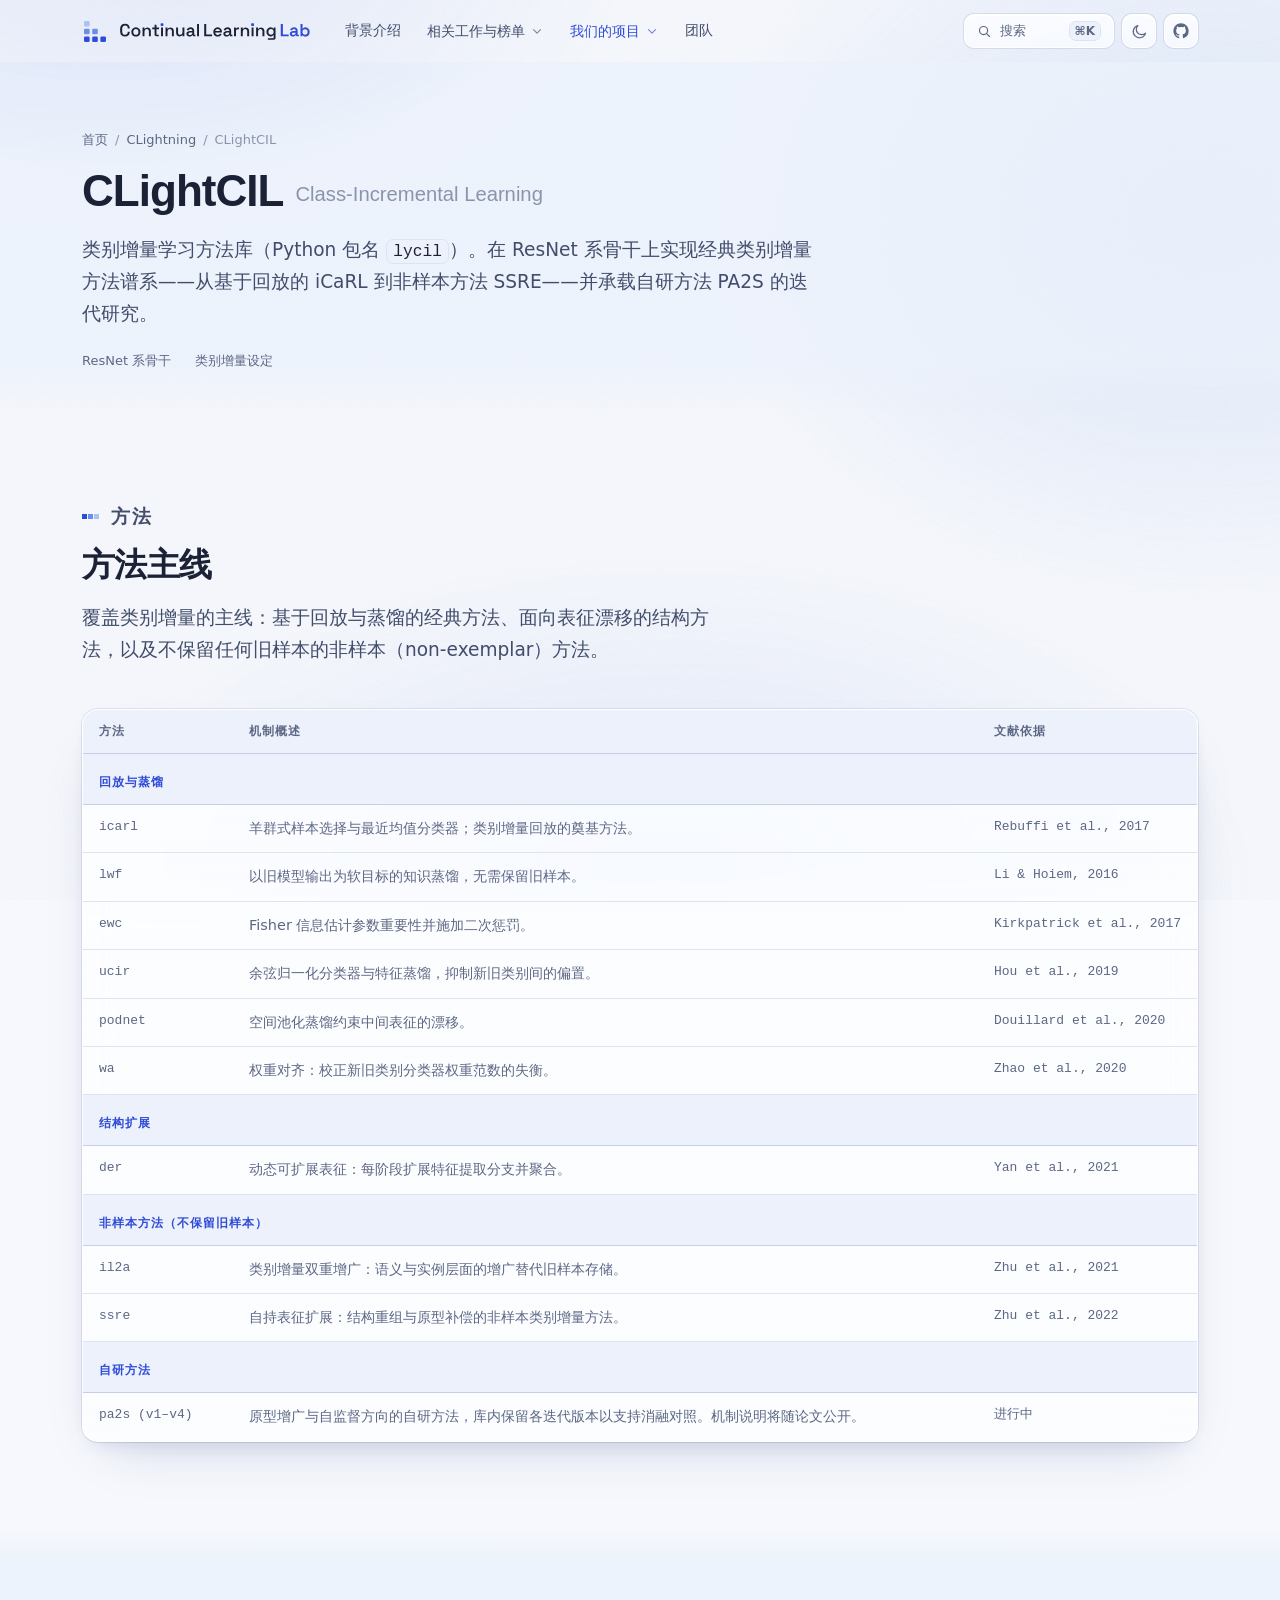
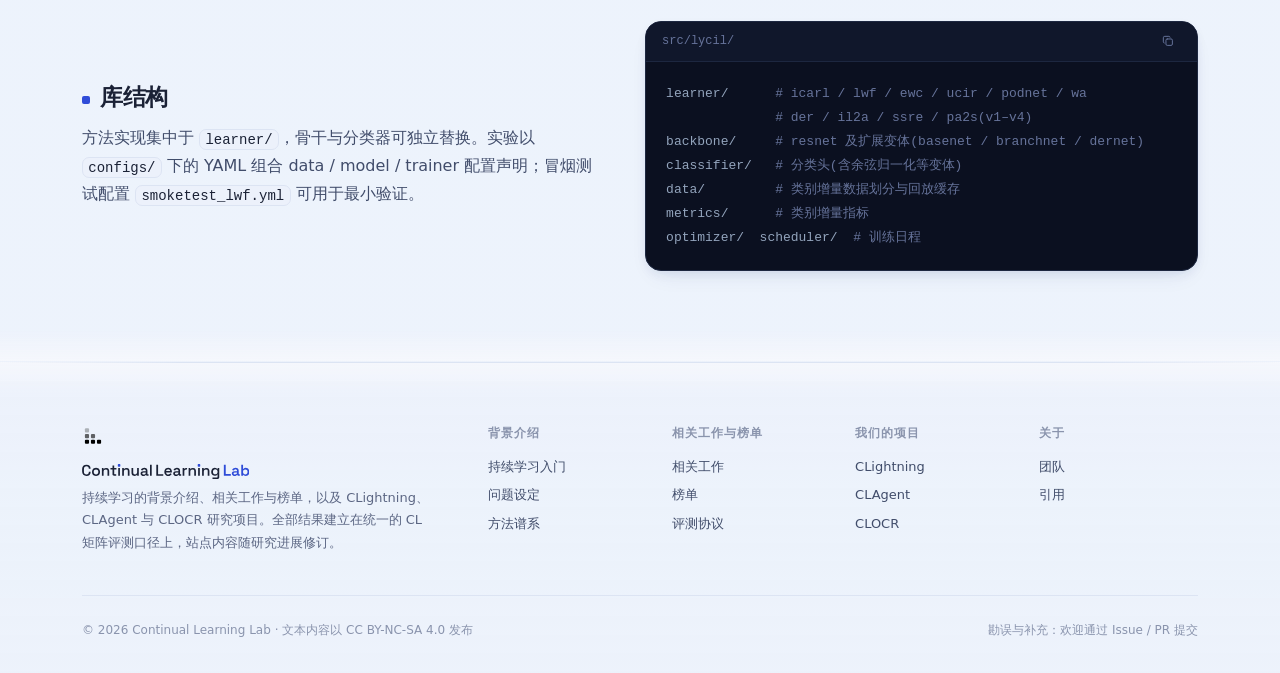
<file: libraries/cil/index.html>
<!doctype html>
<html lang="zh-CN">
<head>
<meta charset="utf-8">
<meta name="viewport" content="width=device-width, initial-scale=1, viewport-fit=cover">
<title>CLightCIL · Continual Learning Lab</title>
<meta name="description" content="类增量学习方法库：ResNet 系骨干，含回放、结构扩展与非样本方法。">
<meta property="og:title" content="CLightCIL · Continual Learning Lab">
<meta property="og:description" content="类增量学习方法库：ResNet 系骨干，含回放、结构扩展与非样本方法。">
<meta property="og:type" content="website">
<link rel="icon" href="data:image/svg+xml,<svg xmlns='http://www.w3.org/2000/svg' viewBox='1 0.4 18 17.2'><rect x='1' y='13' width='4.6' height='4.6' rx='1.1' fill='%232F4CD8'/><rect x='7.7' y='13' width='4.6' height='4.6' rx='1.1' fill='%232F4CD8'/><rect x='14.4' y='13' width='4.6' height='4.6' rx='1.1' fill='%232F4CD8'/><rect x='1' y='6.7' width='4.6' height='4.6' rx='1.1' fill='%236B8EE9'/><rect x='7.7' y='6.7' width='4.6' height='4.6' rx='1.1' fill='%236B8EE9'/><rect x='1' y='.4' width='4.6' height='4.6' rx='1.1' fill='%23A8C4F3'/></svg>">
<link rel="stylesheet" href="../../assets/site.css?v=f74bf9b9">
<script>
  // 在首次绘制前定主题，避免闪白
  (() => {
    try {
      const saved = localStorage.getItem('cl-theme');
      if (saved === 'dark' || saved === 'light') document.documentElement.dataset.theme = saved;
    } catch (e) { /* 隐私模式下 localStorage 不可用 */ }
  })();
</script>
</head>
<body data-nav="libraries" data-base="../../">

<!-- 氛围层：整页身后的辉光与颗粒，玻璃靠它显形 -->
<div class="aura" aria-hidden="true"></div>

<a class="skip" href="#main">跳到主要内容</a>

<svg class="sprite" aria-hidden="true" focusable="false">
  <symbol id="i-arrow" viewBox="0 0 24 24" fill="none" stroke="currentColor" stroke-width="1.75" stroke-linecap="round" stroke-linejoin="round">
    <path d="M4.5 12h15M13 5.5l6.5 6.5-6.5 6.5"/>
  </symbol>
  <symbol id="i-chevron" viewBox="0 0 24 24" fill="none" stroke="currentColor" stroke-width="1.9" stroke-linecap="round" stroke-linejoin="round">
    <path d="M6 9.5l6 6 6-6"/>
  </symbol>
  <symbol id="i-search" viewBox="0 0 24 24" fill="none" stroke="currentColor" stroke-width="1.85" stroke-linecap="round" stroke-linejoin="round">
    <circle cx="10.5" cy="10.5" r="6.5"/><path d="M15.4 15.4L20 20"/>
  </symbol>
  <symbol id="i-sun" viewBox="0 0 24 24" fill="none" stroke="currentColor" stroke-width="1.75" stroke-linecap="round" stroke-linejoin="round">
    <circle cx="12" cy="12" r="4.2"/>
    <path d="M12 2.5v2.2M12 19.3v2.2M4.2 4.2l1.6 1.6M18.2 18.2l1.6 1.6M2.5 12h2.2M19.3 12h2.2M4.2 19.8l1.6-1.6M18.2 5.8l1.6-1.6"/>
  </symbol>
  <symbol id="i-moon" viewBox="0 0 24 24" fill="none" stroke="currentColor" stroke-width="1.75" stroke-linecap="round" stroke-linejoin="round">
    <path d="M20.5 14.3A8.8 8.8 0 1 1 9.7 3.5a7 7 0 0 0 10.8 10.8Z"/>
  </symbol>
  <symbol id="i-menu" viewBox="0 0 24 24" fill="none" stroke="currentColor" stroke-width="1.9" stroke-linecap="round">
    <path d="M3.5 7h17M3.5 12h17M3.5 17h17"/>
  </symbol>
  <symbol id="i-close" viewBox="0 0 24 24" fill="none" stroke="currentColor" stroke-width="1.9" stroke-linecap="round">
    <path d="M6 6l12 12M18 6L6 18"/>
  </symbol>
  <symbol id="i-copy" viewBox="0 0 24 24" fill="none" stroke="currentColor" stroke-width="1.7" stroke-linecap="round" stroke-linejoin="round">
    <rect x="8.5" y="8.5" width="11" height="11" rx="2.2"/>
    <path d="M15.5 5.5A2 2 0 0 0 13.5 4h-7a2.5 2.5 0 0 0-2.5 2.5v7a2 2 0 0 0 1.5 1.94"/>
  </symbol>
  <symbol id="i-check" viewBox="0 0 24 24" fill="none" stroke="currentColor" stroke-width="2" stroke-linecap="round" stroke-linejoin="round">
    <path d="M4.5 12.5l5 5 10-11"/>
  </symbol>
  <symbol id="i-github" viewBox="0 0 24 24" fill="currentColor">
    <path d="M12 .5C5.7.5.6 5.6.6 11.9c0 5.05 3.27 9.33 7.81 10.84.57.11.78-.25.78-.55 0-.27-.01-1.17-.02-2.12-3.18.69-3.85-1.35-3.85-1.35-.52-1.32-1.27-1.67-1.27-1.67-1.04-.71.08-.7.08-.7 1.15.08 1.75 1.18 1.75 1.18 1.02 1.75 2.68 1.24 3.33.95.1-.74.4-1.24.72-1.53-2.54-.29-5.21-1.27-5.21-5.65 0-1.25.45-2.27 1.17-3.07-.12-.29-.51-1.45.11-3.03 0 0 .96-.31 3.15 1.17a10.9 10.9 0 0 1 5.74 0c2.18-1.48 3.14-1.17 3.14-1.17.62 1.58.23 2.74.12 3.03.73.8 1.17 1.82 1.17 3.07 0 4.39-2.68 5.36-5.23 5.64.41.36.78 1.06.78 2.13 0 1.54-.01 2.79-.01 3.16 0 .31.2.67.79.55a11.42 11.42 0 0 0 7.8-10.84C23.4 5.6 18.3.5 12 .5Z"/>
  </symbol>
  <symbol id="i-ext" viewBox="0 0 24 24" fill="none" stroke="currentColor" stroke-width="1.7" stroke-linecap="round" stroke-linejoin="round">
    <path d="M13.5 4.5h6v6M19 5l-7.2 7.2M9.5 5.5H7A2.5 2.5 0 0 0 4.5 8v9A2.5 2.5 0 0 0 7 19.5h9a2.5 2.5 0 0 0 2.5-2.5v-2.5"/>
  </symbol>
  <symbol id="i-download" viewBox="0 0 24 24" fill="none" stroke="currentColor" stroke-width="1.7" stroke-linecap="round" stroke-linejoin="round">
    <path d="M12 3.5v11M7.8 10.3 12 14.5l4.2-4.2M4.5 16.5v2A2 2 0 0 0 6.5 20.5h11a2 2 0 0 0 2-2v-2"/>
  </symbol>
  <symbol id="i-book" viewBox="0 0 24 24" fill="none" stroke="currentColor" stroke-width="1.7" stroke-linecap="round" stroke-linejoin="round">
    <path d="M4 4.8A1.8 1.8 0 0 1 5.8 3H11v16H5.8A1.8 1.8 0 0 0 4 20.8V4.8ZM20 4.8A1.8 1.8 0 0 0 18.2 3H13v16h5.2a1.8 1.8 0 0 1 1.8 1.8V4.8Z"/>
  </symbol>
  <symbol id="i-grid" viewBox="0 0 24 24" fill="none" stroke="currentColor" stroke-width="1.7" stroke-linecap="round" stroke-linejoin="round">
    <rect x="3.5" y="3.5" width="17" height="17" rx="2"/>
    <path d="M3.5 9.17h17M3.5 14.83h17M9.17 3.5v17M14.83 3.5v17"/>
  </symbol>
  <symbol id="i-layers" viewBox="0 0 24 24" fill="none" stroke="currentColor" stroke-width="1.7" stroke-linecap="round" stroke-linejoin="round">
    <path d="M12 3l8.5 4.5L12 12 3.5 7.5 12 3ZM3.5 12.2 12 16.7l8.5-4.5M3.5 16.7 12 21.2l8.5-4.5"/>
  </symbol>
  <symbol id="i-chart" viewBox="0 0 24 24" fill="none" stroke="currentColor" stroke-width="1.7" stroke-linecap="round" stroke-linejoin="round">
    <path d="M4 20V4M4 20h16M8 20v-6M12.7 20V9M17.3 20v-9.5"/>
  </symbol>
  <symbol id="i-terminal" viewBox="0 0 24 24" fill="none" stroke="currentColor" stroke-width="1.7" stroke-linecap="round" stroke-linejoin="round">
    <rect x="3" y="4.5" width="18" height="15" rx="2.2"/><path d="M7.5 10l3 2.8-3 2.8M13 15.8h4"/>
  </symbol>
  <symbol id="i-flask" viewBox="0 0 24 24" fill="none" stroke="currentColor" stroke-width="1.7" stroke-linecap="round" stroke-linejoin="round">
    <path d="M9.5 3v6.2L4.6 17.4A2 2 0 0 0 6.3 20.5h11.4a2 2 0 0 0 1.7-3.1L14.5 9.2V3M8 3h8M7.2 14.5h9.6"/>
  </symbol>
  <symbol id="i-doc" viewBox="0 0 24 24" fill="none" stroke="currentColor" stroke-width="1.7" stroke-linecap="round" stroke-linejoin="round">
    <path d="M13.5 3H7a2 2 0 0 0-2 2v14a2 2 0 0 0 2 2h10a2 2 0 0 0 2-2V8.5L13.5 3Z"/>
    <path d="M13.3 3.2v5.3H19M8.8 13h6.4M8.8 16.7h4.4"/>
  </symbol>
  <symbol id="i-repeat" viewBox="0 0 24 24" fill="none" stroke="currentColor" stroke-width="1.7" stroke-linecap="round" stroke-linejoin="round">
    <path d="M4 11.5A7.5 7.5 0 0 1 17.4 6.8M20 12.5A7.5 7.5 0 0 1 6.6 17.2"/>
    <path d="M17.6 3.4v3.6H14M6.4 20.6V17H10"/>
  </symbol>
</svg>
<header class="site-head" id="site-head">
  <div class="shell head-inner">

    <a class="brand" href="../../" aria-label="CLightCIL · Continual Learning Lab 首页">
      <span class="brand-mark" aria-hidden="true">
        <svg viewBox="1 0.4 18 17.2" width="22" height="21">
          <rect class="m-deep" x="1"    y="13"  width="4.6" height="4.6" rx="1.1"/>
          <rect class="m-deep" x="7.7"  y="13"  width="4.6" height="4.6" rx="1.1"/>
          <rect class="m-deep" x="14.4" y="13"  width="4.6" height="4.6" rx="1.1"/>
          <rect class="m-mid"  x="1"    y="6.7" width="4.6" height="4.6" rx="1.1"/>
          <rect class="m-mid"  x="7.7"  y="6.7" width="4.6" height="4.6" rx="1.1"/>
          <rect class="m-lite" x="1"    y=".4"  width="4.6" height="4.6" rx="1.1"/>
        </svg>
      </span>
      <svg class="wordmark" viewBox="45 -756 10761 964" aria-hidden="true" focusable="false">
        <path class="wm-main" d="M332 14Q204 14 129 -58Q53 -131 53 -267V-433Q53 -569 129 -642Q204 -714 332 -714Q460 -714 529 -644Q598 -574 598 -452V-446H484V-456Q484 -524 447 -567Q410 -611 332 -611Q256 -611 212 -564Q169 -517 169 -435V-265Q169 -184 212 -137Q256 -89 332 -89Q410 -89 447 -133Q484 -177 484 -244V-262H598V-248Q598 -126 529 -56Q460 14 332 14Z M946 14Q872 14 814 -16Q756 -47 723 -104Q689 -160 689 -239V-254Q689 -333 723 -390Q756 -447 814 -477Q872 -508 946 -508Q1020 -508 1078 -477Q1136 -447 1169 -390Q1203 -333 1203 -254V-239Q1203 -160 1169 -104Q1136 -47 1078 -16Q1020 14 946 14ZM946 -84Q1011 -84 1052 -125Q1093 -167 1093 -242V-252Q1093 -326 1052 -368Q1012 -410 946 -410Q881 -410 840 -368Q799 -326 799 -252V-242Q799 -167 840 -125Q881 -84 946 -84Z M1323 0V-494H1431V-422H1448Q1461 -452 1496 -477Q1531 -502 1601 -502Q1658 -502 1701 -477Q1745 -451 1769 -405Q1794 -359 1794 -296V0H1684V-287Q1684 -349 1654 -379Q1623 -409 1568 -409Q1506 -409 1470 -368Q1433 -326 1433 -250V0Z M2107 0Q2060 0 2033 -28Q2005 -56 2005 -103V-402H1873V-494H2005V-654H2115V-494H2259V-402H2115V-122Q2115 -92 2143 -92H2244V0Z M2373 0V-494H2483V0Z M2628 0V-494H2736V-422H2753Q2766 -452 2801 -477Q2836 -502 2906 -502Q2963 -502 3006 -477Q3050 -451 3074 -405Q3099 -359 3099 -296V0H2989V-287Q2989 -349 2959 -379Q2928 -409 2873 -409Q2811 -409 2775 -368Q2738 -326 2738 -250V0Z M3420 8Q3363 8 3320 -17Q3276 -42 3251 -89Q3227 -135 3227 -198V-494H3337V-206Q3337 -144 3367 -115Q3398 -85 3453 -85Q3515 -85 3551 -126Q3588 -167 3588 -244V-494H3697V0H3590V-71H3573Q3560 -43 3525 -17Q3490 8 3420 8Z M3995 14Q3943 14 3901 -4Q3859 -23 3835 -58Q3810 -93 3810 -143Q3810 -194 3835 -227Q3859 -261 3902 -278Q3945 -296 3999 -296H4146V-326Q4146 -367 4121 -392Q4096 -417 4043 -417Q3992 -417 3966 -393Q3939 -369 3931 -331L3829 -364Q3841 -404 3867 -436Q3894 -468 3938 -488Q3982 -508 4045 -508Q4142 -508 4197 -459Q4252 -410 4252 -319V-121Q4252 -91 4280 -91H4322V0H4243Q4207 0 4185 -18Q4162 -36 4162 -67V-69H4146Q4139 -55 4124 -35Q4108 -15 4077 -1Q4047 14 3995 14ZM4013 -76Q4072 -76 4109 -110Q4146 -144 4146 -201V-212H4006Q3967 -212 3944 -195Q3920 -178 3920 -146Q3920 -114 3945 -95Q3969 -76 4013 -76Z M4415 0V-700H4525V0Z M4820 0V-700H4935V-105H5267V0Z M5587 14Q5513 14 5456 -18Q5400 -49 5369 -106Q5337 -164 5337 -241V-253Q5337 -330 5368 -387Q5399 -445 5455 -476Q5511 -508 5584 -508Q5655 -508 5709 -476Q5763 -445 5793 -388Q5823 -331 5823 -256V-216H5449Q5451 -155 5491 -119Q5531 -82 5590 -82Q5647 -82 5675 -107Q5703 -132 5717 -164L5808 -118Q5794 -90 5768 -59Q5741 -29 5698 -7Q5654 14 5587 14ZM5450 -299H5711Q5707 -351 5673 -381Q5638 -411 5583 -411Q5527 -411 5492 -381Q5458 -351 5450 -299Z M6092 14Q6040 14 5998 -4Q5956 -23 5932 -58Q5907 -93 5907 -143Q5907 -194 5932 -227Q5956 -261 5999 -278Q6042 -296 6096 -296H6243V-326Q6243 -367 6218 -392Q6193 -417 6140 -417Q6089 -417 6063 -393Q6036 -369 6028 -331L5926 -364Q5938 -404 5964 -436Q5991 -468 6035 -488Q6079 -508 6142 -508Q6239 -508 6294 -459Q6349 -410 6349 -319V-121Q6349 -91 6377 -91H6419V0H6340Q6304 0 6282 -18Q6259 -36 6259 -67V-69H6243Q6236 -55 6221 -35Q6205 -15 6174 -1Q6144 14 6092 14ZM6110 -76Q6169 -76 6206 -110Q6243 -144 6243 -201V-212H6103Q6064 -212 6041 -195Q6017 -178 6017 -146Q6017 -114 6042 -95Q6066 -76 6110 -76Z M6512 0V-494H6620V-436H6637Q6649 -467 6674 -481Q6700 -496 6738 -496H6797V-397H6735Q6685 -397 6654 -370Q6622 -344 6622 -287V0Z M6897 0V-494H7005V-422H7022Q7035 -452 7070 -477Q7105 -502 7175 -502Q7232 -502 7275 -477Q7319 -451 7343 -405Q7368 -359 7368 -296V0H7258V-287Q7258 -349 7228 -379Q7197 -409 7142 -409Q7080 -409 7044 -368Q7007 -326 7007 -250V0Z M7508 0V-494H7618V0Z M7763 0V-494H7871V-422H7888Q7901 -452 7936 -477Q7971 -502 8041 -502Q8098 -502 8141 -477Q8185 -451 8209 -405Q8234 -359 8234 -296V0H8124V-287Q8124 -349 8094 -379Q8063 -409 8008 -409Q7946 -409 7910 -368Q7873 -326 7873 -250V0Z M8350 -245V-260Q8350 -338 8382 -393Q8413 -448 8465 -478Q8516 -508 8578 -508Q8649 -508 8687 -482Q8724 -456 8741 -426H8758V-494H8865V97Q8865 144 8838 172Q8810 200 8763 200H8431V104H8727Q8756 104 8756 74V-75H8739Q8728 -57 8709 -39Q8690 -21 8658 -9Q8626 3 8578 3Q8516 3 8464 -27Q8412 -56 8381 -112Q8350 -167 8350 -245ZM8609 -93Q8673 -93 8715 -134Q8757 -175 8757 -248V-257Q8757 -331 8716 -371Q8674 -411 8609 -411Q8545 -411 8503 -371Q8461 -331 8461 -257V-248Q8461 -175 8503 -134Q8545 -93 8609 -93Z"/>
        <path class="wm-dot" d="M2389 -748h78a42 42 0 0 1 42 42v78a42 42 0 0 1 -42 42h-78a42 42 0 0 1 -42 -42v-78a42 42 0 0 1 42 -42z M7524 -748h78a42 42 0 0 1 42 42v78a42 42 0 0 1 -42 42h-78a42 42 0 0 1 -42 -42v-78a42 42 0 0 1 42 -42z"/>
        <path class="wm-lab" d="M9161 0V-700H9282V-109H9610V0Z M9859 14Q9807 14 9765 -4Q9723 -23 9698 -58Q9674 -93 9674 -144Q9674 -194 9698 -228Q9723 -262 9766 -280Q9809 -297 9864 -297H10007V-327Q10007 -366 9983 -390Q9959 -415 9908 -415Q9858 -415 9833 -391Q9807 -368 9799 -331L9693 -366Q9705 -405 9732 -437Q9758 -469 9802 -489Q9846 -508 9910 -508Q10007 -508 10063 -459Q10118 -411 10118 -319V-125Q10118 -95 10146 -95H10188V0H10107Q10071 0 10048 -18Q10025 -36 10025 -67V-69H10008Q10002 -55 9987 -35Q9972 -15 9941 -1Q9911 14 9859 14ZM9878 -80Q9935 -80 9971 -112Q10007 -145 10007 -200V-210H9871Q9834 -210 9811 -194Q9788 -178 9788 -147Q9788 -117 9812 -98Q9836 -80 9878 -80Z M10573 14Q10503 14 10466 -10Q10428 -35 10411 -65H10394V0H10281V-700H10396V-432H10413Q10424 -452 10443 -469Q10463 -486 10494 -497Q10526 -508 10573 -508Q10634 -508 10685 -479Q10736 -449 10767 -392Q10798 -335 10798 -255V-239Q10798 -159 10767 -102Q10736 -45 10685 -16Q10633 14 10573 14ZM10539 -86Q10601 -86 10642 -126Q10683 -167 10683 -242V-252Q10683 -328 10643 -368Q10602 -408 10539 -408Q10477 -408 10435 -368Q10394 -328 10394 -252V-242Q10394 -167 10435 -126Q10477 -86 10539 -86Z"/>
      </svg>
      <span class="sr-only">Continual Learning Lab</span>
    </a>

    <nav class="head-nav" aria-label="主导航">
      <a class="nav-link" data-nav-key="learn" href="../../learn">背景介绍</a>

      <div class="nav-group">
        <button type="button" class="nav-link nav-trigger" data-nav-key="works evaluation leaderboard"
                aria-expanded="false" aria-controls="menu-eval">
          相关工作与榜单<svg class="ic caret" width="14" height="14" aria-hidden="true"><use href="#i-chevron"/></svg>
        </button>
        <div class="nav-menu" id="menu-eval" hidden>
          <div class="nav-menu-grid one-col">
            <a href="../../works">
              <svg class="ic" width="18" height="18" aria-hidden="true"><use href="#i-book"/></svg>
              <b>相关工作</b><span>方法、奠基文献、综述、基准与工具库</span>
            </a>
            <a href="../../leaderboard">
              <svg class="ic" width="18" height="18" aria-hidden="true"><use href="#i-chart"/></svg>
              <b>榜单</b><span>各问题设定下的评测口径与结果表</span>
            </a>
            <a href="../../evaluation">
              <svg class="ic" width="18" height="18" aria-hidden="true"><use href="#i-grid"/></svg>
              <b>评测协议</b><span>榜单的统一口径与有效性检查</span>
            </a>
          </div>
        </div>
      </div>

      <div class="nav-group">
        <button type="button" class="nav-link nav-trigger" data-nav-key="libraries agent"
                aria-expanded="false" aria-controls="menu-proj">
          我们的项目<svg class="ic caret" width="14" height="14" aria-hidden="true"><use href="#i-chevron"/></svg>
        </button>
        <div class="nav-menu" id="menu-proj" hidden>
          <div class="nav-menu-grid one-col">
            <a href="../../libraries">
              <svg class="ic" width="18" height="18" aria-hidden="true"><use href="#i-flask"/></svg>
              <b>CLightning</b><span>类别增量、域增量与持续指令微调方法库</span>
            </a>
            <a href="../../agent">
              <svg class="ic" width="18" height="18" aria-hidden="true"><use href="#i-terminal"/></svg>
              <b>CLAgent</b><span>以持续学习为核心能力的自进化智能体系统</span>
            </a>
            <a href="../../ocr">
              <svg class="ic" width="18" height="18" aria-hidden="true"><use href="#i-doc"/></svg>
              <b>CLOCR</b><span>版式、语种与年代漂移下的文字识别持续学习</span>
            </a>
          </div>
        </div>
      </div>

      <a class="nav-link" data-nav-key="team" href="../../team">团队</a>
    </nav>

    <div class="head-tools">
      <button type="button" class="tool search-tool" id="search-open" aria-label="全站检索">
        <svg class="ic" width="15" height="15" aria-hidden="true"><use href="#i-search"/></svg>
        <span>搜索</span><kbd>⌘K</kbd>
      </button>
      <button type="button" class="tool icon-only" id="theme-toggle" aria-label="切换配色主题">
        <svg class="ic only-light" width="17" height="17" aria-hidden="true"><use href="#i-moon"/></svg>
        <svg class="ic only-dark" width="17" height="17" aria-hidden="true"><use href="#i-sun"/></svg>
      </button>
      <a class="tool icon-only repo" href="#" title="仓库地址待发布" aria-label="GitHub 仓库（待发布）">
        <svg class="ic" width="16" height="16" aria-hidden="true"><use href="#i-github"/></svg>
      </a>
      <button type="button" class="tool icon-only menu-toggle" id="menu-toggle"
              aria-label="打开导航菜单" aria-expanded="false" aria-controls="mobile-nav">
        <svg class="ic only-closed" width="19" height="19" aria-hidden="true"><use href="#i-menu"/></svg>
        <svg class="ic only-open" width="19" height="19" aria-hidden="true"><use href="#i-close"/></svg>
      </button>
    </div>
  </div>

  <nav class="mobile-nav" id="mobile-nav" aria-label="移动端导航" hidden>
    <div class="shell">
      <p class="m-group">背景介绍</p>
      <a href="../../learn">持续学习入门</a>
      <p class="m-group">相关工作与榜单</p>
      <a href="../../works">相关工作</a>
      <a href="../../leaderboard">榜单</a>
      <a href="../../evaluation">评测协议</a>
      <p class="m-group">我们的项目</p>
      <a href="../../libraries">CLightning</a>
      <a href="../../agent">CLAgent</a>
      <a href="../../ocr">CLOCR</a>
      <p class="m-group">关于</p>
      <a href="../../team">团队</a>
    </div>
  </nav>
</header>

<main id="main">
<section class="page-head">
  <div class="shell">
    <p class="crumb"><a href="../../">首页</a><span>/</span><a href="../../libraries">CLightning</a><span>/</span><span>CLightCIL</span></p>
    <h1>CLightCIL<span class="en">Class-Incremental Learning</span></h1>
    <p class="lede">类别增量学习方法库（Python 包名 <code>lycil</code>）。在 ResNet 系骨干上实现经典类别增量方法谱系——从基于回放的 iCaRL 到非样本方法 SSRE——并承载自研方法 PA2S 的迭代研究。</p>
    <div class="facts">
      <span>ResNet 系骨干</span>
      <span>类别增量设定</span>
    </div>
  </div>
</section>

<section class="section">
  <div class="shell">
    <div class="sec-head">
      <p class="eyebrow">方法</p>
      <h2>方法主线</h2>
      <p>覆盖类别增量的主线：基于回放与蒸馏的经典方法、面向表征漂移的结构方法，以及不保留任何旧样本的非样本（non-exemplar）方法。</p>
    </div>

    <div class="table-scroll">
      <table class="doc">
        <thead><tr><th style="width:150px">方法</th><th>机制概述</th><th style="width:200px">文献依据</th></tr></thead>
        <tbody>
          <tr class="group"><td colspan="3">回放与蒸馏</td></tr>
          <tr><td class="mono">icarl</td><td class="dim">羊群式样本选择与最近均值分类器；类别增量回放的奠基方法。</td><td class="mono">Rebuffi et al., 2017</td></tr>
          <tr><td class="mono">lwf</td><td class="dim">以旧模型输出为软目标的知识蒸馏，无需保留旧样本。</td><td class="mono">Li &amp; Hoiem, 2016</td></tr>
          <tr><td class="mono">ewc</td><td class="dim">Fisher 信息估计参数重要性并施加二次惩罚。</td><td class="mono">Kirkpatrick et al., 2017</td></tr>
          <tr><td class="mono">ucir</td><td class="dim">余弦归一化分类器与特征蒸馏，抑制新旧类别间的偏置。</td><td class="mono">Hou et al., 2019</td></tr>
          <tr><td class="mono">podnet</td><td class="dim">空间池化蒸馏约束中间表征的漂移。</td><td class="mono">Douillard et al., 2020</td></tr>
          <tr><td class="mono">wa</td><td class="dim">权重对齐：校正新旧类别分类器权重范数的失衡。</td><td class="mono">Zhao et al., 2020</td></tr>
          <tr class="group"><td colspan="3">结构扩展</td></tr>
          <tr><td class="mono">der</td><td class="dim">动态可扩展表征：每阶段扩展特征提取分支并聚合。</td><td class="mono">Yan et al., 2021</td></tr>
          <tr class="group"><td colspan="3">非样本方法（不保留旧样本）</td></tr>
          <tr><td class="mono">il2a</td><td class="dim">类别增量双重增广：语义与实例层面的增广替代旧样本存储。</td><td class="mono">Zhu et al., 2021</td></tr>
          <tr><td class="mono">ssre</td><td class="dim">自持表征扩展：结构重组与原型补偿的非样本类别增量方法。</td><td class="mono">Zhu et al., 2022</td></tr>
          <tr class="group"><td colspan="3">自研方法</td></tr>
          <tr><td class="mono">pa2s <span class="dim">(v1–v4)</span></td><td class="dim">原型增广与自监督方向的自研方法，库内保留各迭代版本以支持消融对照。机制说明将随论文公开。</td><td class="mono">进行中</td></tr>
        </tbody>
      </table>
    </div>
  </div>
</section>

<section class="section section--tint">
  <div class="shell">
    <div class="split">
      <div>
        <h3 class="sub-head">库结构</h3>
        <p class="prose">方法实现集中于 <code>learner/</code>，骨干与分类器可独立替换。实验以 <code>configs/</code> 下的 YAML 组合 data / model / trainer 配置声明；冒烟测试配置 <code>smoketest_lwf.yml</code> 可用于最小验证。</p>
      </div>
      <div class="code" data-reveal>
        <div class="code-bar">
          <span class="code-name">src/lycil/</span>
          <button type="button" class="code-copy" aria-label="复制目录结构">
            <svg class="ic ic-copy" width="14" height="14" aria-hidden="true"><use href="#i-copy"/></svg>
            <svg class="ic ic-check" width="14" height="14" aria-hidden="true"><use href="#i-check"/></svg>
          </button>
        </div>
        <div class="code-pane" data-pane="tree"><pre><span class="tk-out">learner/      </span><span class="tk-c"># icarl / lwf / ewc / ucir / podnet / wa
              # der / il2a / ssre / pa2s(v1–v4)</span>
<span class="tk-out">backbone/     </span><span class="tk-c"># resnet 及扩展变体(basenet / branchnet / dernet)</span>
<span class="tk-out">classifier/   </span><span class="tk-c"># 分类头(含余弦归一化等变体)</span>
<span class="tk-out">data/         </span><span class="tk-c"># 类别增量数据划分与回放缓存</span>
<span class="tk-out">metrics/      </span><span class="tk-c"># 类别增量指标</span>
<span class="tk-out">optimizer/  scheduler/  </span><span class="tk-c"># 训练日程</span></pre></div>
      </div>
    </div>
  </div>
</section>

</main>

<footer class="site-foot">
  <div class="shell">
    <div class="foot-top">
      <div class="foot-about">
        <span class="brand-mark sm" aria-hidden="true">
          <svg viewBox="0 0 20 20" width="18" height="18">
            <rect x="1"    y="13"  width="4.6" height="4.6" rx="1.1"/>
            <rect x="7.7"  y="13"  width="4.6" height="4.6" rx="1.1"/>
            <rect x="14.4" y="13"  width="4.6" height="4.6" rx="1.1"/>
            <rect x="1"    y="6.7" width="4.6" height="4.6" rx="1.1" opacity=".6"/>
            <rect x="7.7"  y="6.7" width="4.6" height="4.6" rx="1.1" opacity=".6"/>
            <rect x="1"    y=".4"  width="4.6" height="4.6" rx="1.1" opacity=".28"/>
          </svg>
        </span>
        <p class="foot-name">
          <svg class="wordmark" viewBox="45 -756 10761 964" aria-hidden="true" focusable="false">
            <path class="wm-main" d="M332 14Q204 14 129 -58Q53 -131 53 -267V-433Q53 -569 129 -642Q204 -714 332 -714Q460 -714 529 -644Q598 -574 598 -452V-446H484V-456Q484 -524 447 -567Q410 -611 332 -611Q256 -611 212 -564Q169 -517 169 -435V-265Q169 -184 212 -137Q256 -89 332 -89Q410 -89 447 -133Q484 -177 484 -244V-262H598V-248Q598 -126 529 -56Q460 14 332 14Z M946 14Q872 14 814 -16Q756 -47 723 -104Q689 -160 689 -239V-254Q689 -333 723 -390Q756 -447 814 -477Q872 -508 946 -508Q1020 -508 1078 -477Q1136 -447 1169 -390Q1203 -333 1203 -254V-239Q1203 -160 1169 -104Q1136 -47 1078 -16Q1020 14 946 14ZM946 -84Q1011 -84 1052 -125Q1093 -167 1093 -242V-252Q1093 -326 1052 -368Q1012 -410 946 -410Q881 -410 840 -368Q799 -326 799 -252V-242Q799 -167 840 -125Q881 -84 946 -84Z M1323 0V-494H1431V-422H1448Q1461 -452 1496 -477Q1531 -502 1601 -502Q1658 -502 1701 -477Q1745 -451 1769 -405Q1794 -359 1794 -296V0H1684V-287Q1684 -349 1654 -379Q1623 -409 1568 -409Q1506 -409 1470 -368Q1433 -326 1433 -250V0Z M2107 0Q2060 0 2033 -28Q2005 -56 2005 -103V-402H1873V-494H2005V-654H2115V-494H2259V-402H2115V-122Q2115 -92 2143 -92H2244V0Z M2373 0V-494H2483V0Z M2628 0V-494H2736V-422H2753Q2766 -452 2801 -477Q2836 -502 2906 -502Q2963 -502 3006 -477Q3050 -451 3074 -405Q3099 -359 3099 -296V0H2989V-287Q2989 -349 2959 -379Q2928 -409 2873 -409Q2811 -409 2775 -368Q2738 -326 2738 -250V0Z M3420 8Q3363 8 3320 -17Q3276 -42 3251 -89Q3227 -135 3227 -198V-494H3337V-206Q3337 -144 3367 -115Q3398 -85 3453 -85Q3515 -85 3551 -126Q3588 -167 3588 -244V-494H3697V0H3590V-71H3573Q3560 -43 3525 -17Q3490 8 3420 8Z M3995 14Q3943 14 3901 -4Q3859 -23 3835 -58Q3810 -93 3810 -143Q3810 -194 3835 -227Q3859 -261 3902 -278Q3945 -296 3999 -296H4146V-326Q4146 -367 4121 -392Q4096 -417 4043 -417Q3992 -417 3966 -393Q3939 -369 3931 -331L3829 -364Q3841 -404 3867 -436Q3894 -468 3938 -488Q3982 -508 4045 -508Q4142 -508 4197 -459Q4252 -410 4252 -319V-121Q4252 -91 4280 -91H4322V0H4243Q4207 0 4185 -18Q4162 -36 4162 -67V-69H4146Q4139 -55 4124 -35Q4108 -15 4077 -1Q4047 14 3995 14ZM4013 -76Q4072 -76 4109 -110Q4146 -144 4146 -201V-212H4006Q3967 -212 3944 -195Q3920 -178 3920 -146Q3920 -114 3945 -95Q3969 -76 4013 -76Z M4415 0V-700H4525V0Z M4820 0V-700H4935V-105H5267V0Z M5587 14Q5513 14 5456 -18Q5400 -49 5369 -106Q5337 -164 5337 -241V-253Q5337 -330 5368 -387Q5399 -445 5455 -476Q5511 -508 5584 -508Q5655 -508 5709 -476Q5763 -445 5793 -388Q5823 -331 5823 -256V-216H5449Q5451 -155 5491 -119Q5531 -82 5590 -82Q5647 -82 5675 -107Q5703 -132 5717 -164L5808 -118Q5794 -90 5768 -59Q5741 -29 5698 -7Q5654 14 5587 14ZM5450 -299H5711Q5707 -351 5673 -381Q5638 -411 5583 -411Q5527 -411 5492 -381Q5458 -351 5450 -299Z M6092 14Q6040 14 5998 -4Q5956 -23 5932 -58Q5907 -93 5907 -143Q5907 -194 5932 -227Q5956 -261 5999 -278Q6042 -296 6096 -296H6243V-326Q6243 -367 6218 -392Q6193 -417 6140 -417Q6089 -417 6063 -393Q6036 -369 6028 -331L5926 -364Q5938 -404 5964 -436Q5991 -468 6035 -488Q6079 -508 6142 -508Q6239 -508 6294 -459Q6349 -410 6349 -319V-121Q6349 -91 6377 -91H6419V0H6340Q6304 0 6282 -18Q6259 -36 6259 -67V-69H6243Q6236 -55 6221 -35Q6205 -15 6174 -1Q6144 14 6092 14ZM6110 -76Q6169 -76 6206 -110Q6243 -144 6243 -201V-212H6103Q6064 -212 6041 -195Q6017 -178 6017 -146Q6017 -114 6042 -95Q6066 -76 6110 -76Z M6512 0V-494H6620V-436H6637Q6649 -467 6674 -481Q6700 -496 6738 -496H6797V-397H6735Q6685 -397 6654 -370Q6622 -344 6622 -287V0Z M6897 0V-494H7005V-422H7022Q7035 -452 7070 -477Q7105 -502 7175 -502Q7232 -502 7275 -477Q7319 -451 7343 -405Q7368 -359 7368 -296V0H7258V-287Q7258 -349 7228 -379Q7197 -409 7142 -409Q7080 -409 7044 -368Q7007 -326 7007 -250V0Z M7508 0V-494H7618V0Z M7763 0V-494H7871V-422H7888Q7901 -452 7936 -477Q7971 -502 8041 -502Q8098 -502 8141 -477Q8185 -451 8209 -405Q8234 -359 8234 -296V0H8124V-287Q8124 -349 8094 -379Q8063 -409 8008 -409Q7946 -409 7910 -368Q7873 -326 7873 -250V0Z M8350 -245V-260Q8350 -338 8382 -393Q8413 -448 8465 -478Q8516 -508 8578 -508Q8649 -508 8687 -482Q8724 -456 8741 -426H8758V-494H8865V97Q8865 144 8838 172Q8810 200 8763 200H8431V104H8727Q8756 104 8756 74V-75H8739Q8728 -57 8709 -39Q8690 -21 8658 -9Q8626 3 8578 3Q8516 3 8464 -27Q8412 -56 8381 -112Q8350 -167 8350 -245ZM8609 -93Q8673 -93 8715 -134Q8757 -175 8757 -248V-257Q8757 -331 8716 -371Q8674 -411 8609 -411Q8545 -411 8503 -371Q8461 -331 8461 -257V-248Q8461 -175 8503 -134Q8545 -93 8609 -93Z"/>
            <path class="wm-dot" d="M2389 -748h78a42 42 0 0 1 42 42v78a42 42 0 0 1 -42 42h-78a42 42 0 0 1 -42 -42v-78a42 42 0 0 1 42 -42z M7524 -748h78a42 42 0 0 1 42 42v78a42 42 0 0 1 -42 42h-78a42 42 0 0 1 -42 -42v-78a42 42 0 0 1 42 -42z"/>
            <path class="wm-lab" d="M9161 0V-700H9282V-109H9610V0Z M9859 14Q9807 14 9765 -4Q9723 -23 9698 -58Q9674 -93 9674 -144Q9674 -194 9698 -228Q9723 -262 9766 -280Q9809 -297 9864 -297H10007V-327Q10007 -366 9983 -390Q9959 -415 9908 -415Q9858 -415 9833 -391Q9807 -368 9799 -331L9693 -366Q9705 -405 9732 -437Q9758 -469 9802 -489Q9846 -508 9910 -508Q10007 -508 10063 -459Q10118 -411 10118 -319V-125Q10118 -95 10146 -95H10188V0H10107Q10071 0 10048 -18Q10025 -36 10025 -67V-69H10008Q10002 -55 9987 -35Q9972 -15 9941 -1Q9911 14 9859 14ZM9878 -80Q9935 -80 9971 -112Q10007 -145 10007 -200V-210H9871Q9834 -210 9811 -194Q9788 -178 9788 -147Q9788 -117 9812 -98Q9836 -80 9878 -80Z M10573 14Q10503 14 10466 -10Q10428 -35 10411 -65H10394V0H10281V-700H10396V-432H10413Q10424 -452 10443 -469Q10463 -486 10494 -497Q10526 -508 10573 -508Q10634 -508 10685 -479Q10736 -449 10767 -392Q10798 -335 10798 -255V-239Q10798 -159 10767 -102Q10736 -45 10685 -16Q10633 14 10573 14ZM10539 -86Q10601 -86 10642 -126Q10683 -167 10683 -242V-252Q10683 -328 10643 -368Q10602 -408 10539 -408Q10477 -408 10435 -368Q10394 -328 10394 -252V-242Q10394 -167 10435 -126Q10477 -86 10539 -86Z"/>
          </svg>
          <span class="sr-only">Continual Learning Lab</span>
        </p>
        <p class="foot-desc">
          持续学习的背景介绍、相关工作与榜单，以及 CLightning、CLAgent 与 CLOCR 研究项目。全部结果建立在统一的 CL 矩阵评测口径上，站点内容随研究进展修订。
        </p>
      </div>

      <div class="foot-cols">
        <div>
          <h2>背景介绍</h2>
          <a href="../../learn">持续学习入门</a>
          <a href="../../learn#settings">问题设定</a>
          <a href="../../learn#families">方法谱系</a>
        </div>
        <div>
          <h2>相关工作与榜单</h2>
          <a href="../../works">相关工作</a>
          <a href="../../leaderboard">榜单</a>
          <a href="../../evaluation">评测协议</a>
        </div>
        <div>
          <h2>我们的项目</h2>
          <a href="../../libraries">CLightning</a>
          <a href="../../agent">CLAgent</a>
          <a href="../../ocr">CLOCR</a>
        </div>
        <div>
          <h2>关于</h2>
          <a href="../../team">团队</a>
          <a href="../../libraries#cite">引用</a>
        </div>
      </div>
    </div>

    <div class="foot-bottom">
      <span>© 2026 Continual Learning Lab · 文本内容以 CC BY-NC-SA 4.0 发布</span>
      <span>勘误与补充：欢迎通过 Issue / PR 提交</span>
    </div>
  </div>
</footer>
<div class="palette" id="palette" hidden>
  <div class="palette-scrim" data-palette-close></div>
  <div class="palette-panel" role="dialog" aria-modal="true" aria-label="全站检索">
    <div class="palette-input">
      <svg class="ic" width="17" height="17" aria-hidden="true"><use href="#i-search"/></svg>
      <input id="palette-input" type="search" placeholder="搜索页面、方法或论文…" autocomplete="off" spellcheck="false"
             role="combobox" aria-expanded="true" aria-controls="palette-list" aria-autocomplete="list">
      <button type="button" class="palette-esc" data-palette-close>esc</button>
    </div>
    <ul class="palette-list" id="palette-list" role="listbox" aria-label="检索结果"></ul>
    <div class="palette-foot">
      <span><kbd>↑</kbd><kbd>↓</kbd> 选择</span>
      <span><kbd>↵</kbd> 打开</span>
      <span><kbd>esc</kbd> 关闭</span>
    </div>
  </div>
</div>

<script src="../../assets/site.js?v=a037c3d1" defer></script>

</body>
</html>
</file>
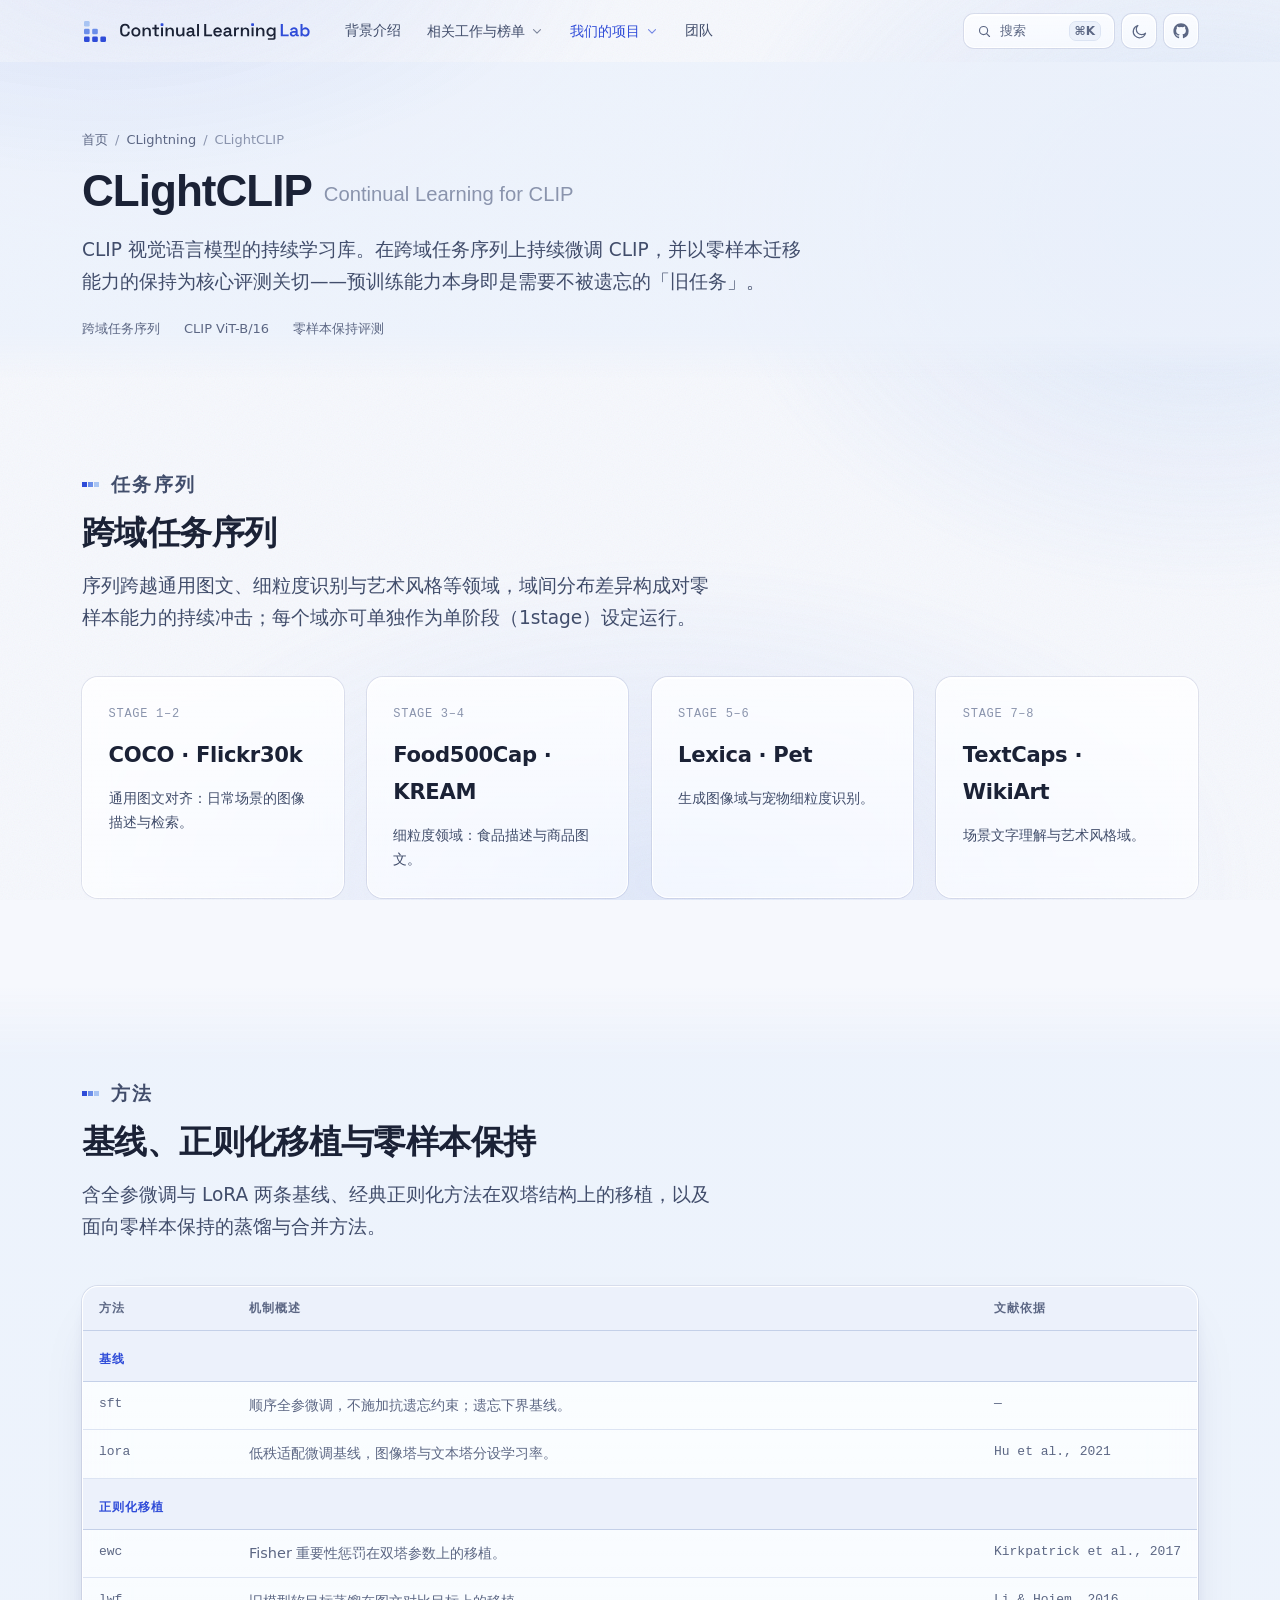
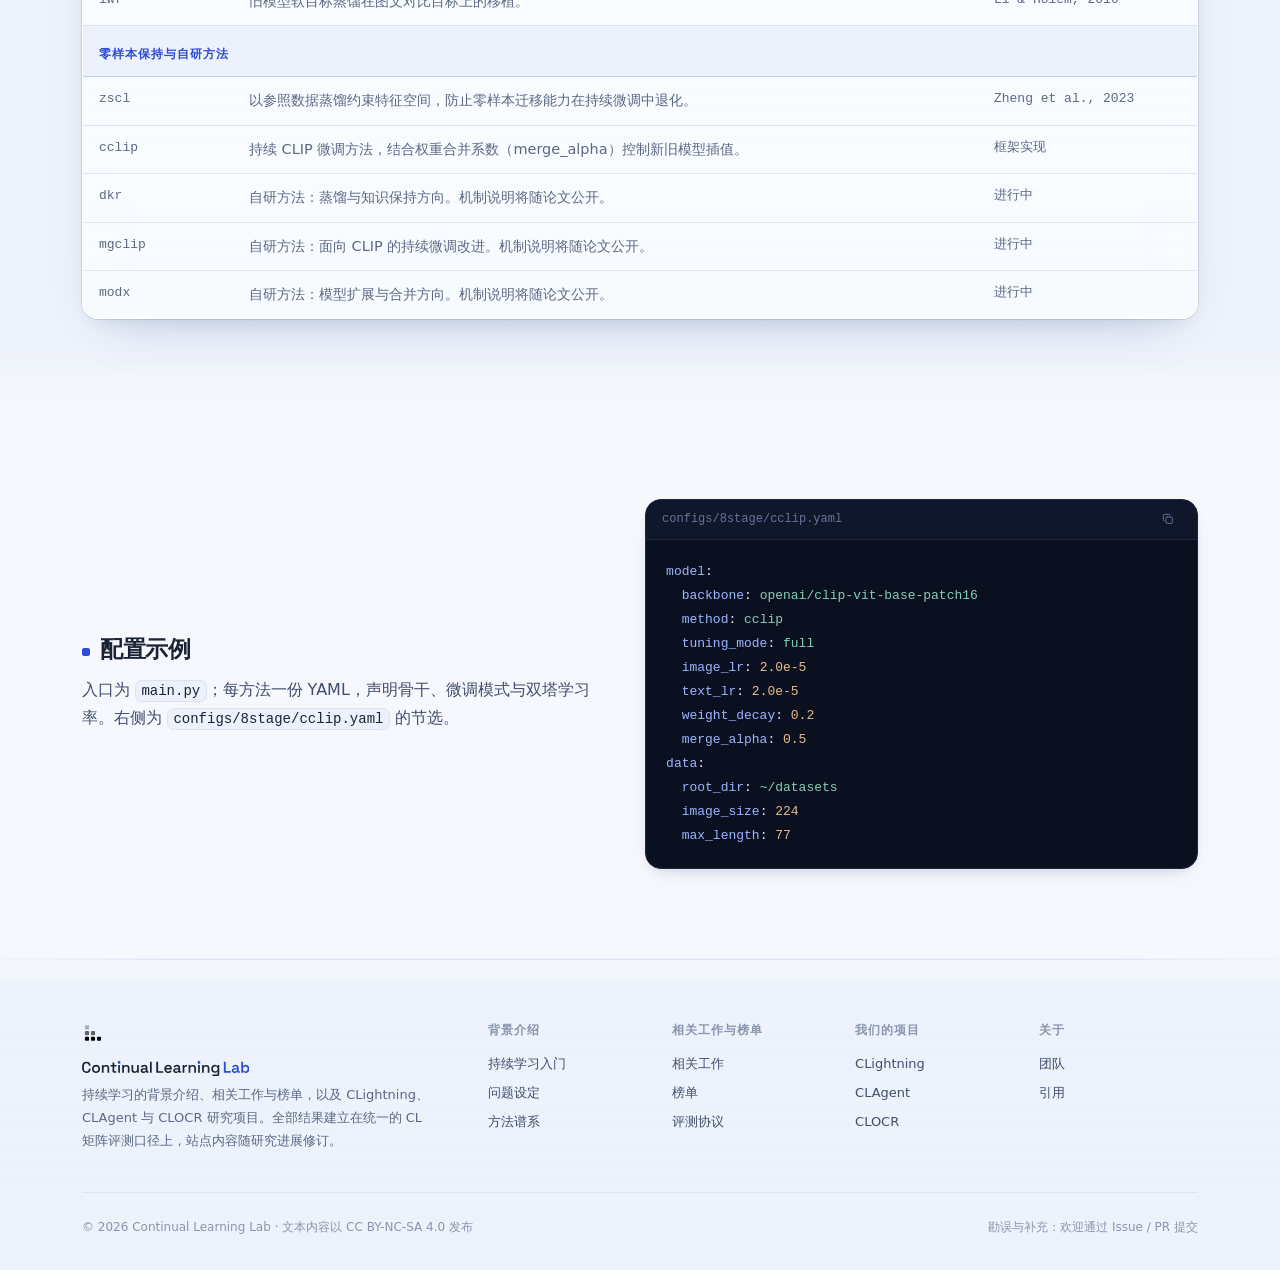
<file: libraries/clip/index.html>
<!doctype html>
<html lang="zh-CN">
<head>
<meta charset="utf-8">
<meta name="viewport" content="width=device-width, initial-scale=1, viewport-fit=cover">
<title>CLightCLIP · Continual Learning Lab</title>
<meta name="description" content="视觉语言模型持续微调方法库：跨域任务序列，关切零样本迁移能力的保持。">
<meta property="og:title" content="CLightCLIP · Continual Learning Lab">
<meta property="og:description" content="视觉语言模型持续微调方法库：跨域任务序列，关切零样本迁移能力的保持。">
<meta property="og:type" content="website">
<link rel="icon" href="data:image/svg+xml,<svg xmlns='http://www.w3.org/2000/svg' viewBox='1 0.4 18 17.2'><rect x='1' y='13' width='4.6' height='4.6' rx='1.1' fill='%232F4CD8'/><rect x='7.7' y='13' width='4.6' height='4.6' rx='1.1' fill='%232F4CD8'/><rect x='14.4' y='13' width='4.6' height='4.6' rx='1.1' fill='%232F4CD8'/><rect x='1' y='6.7' width='4.6' height='4.6' rx='1.1' fill='%236B8EE9'/><rect x='7.7' y='6.7' width='4.6' height='4.6' rx='1.1' fill='%236B8EE9'/><rect x='1' y='.4' width='4.6' height='4.6' rx='1.1' fill='%23A8C4F3'/></svg>">
<link rel="stylesheet" href="../../assets/site.css?v=f74bf9b9">
<script>
  // 在首次绘制前定主题，避免闪白
  (() => {
    try {
      const saved = localStorage.getItem('cl-theme');
      if (saved === 'dark' || saved === 'light') document.documentElement.dataset.theme = saved;
    } catch (e) { /* 隐私模式下 localStorage 不可用 */ }
  })();
</script>
</head>
<body data-nav="libraries" data-base="../../">

<!-- 氛围层：整页身后的辉光与颗粒，玻璃靠它显形 -->
<div class="aura" aria-hidden="true"></div>

<a class="skip" href="#main">跳到主要内容</a>

<svg class="sprite" aria-hidden="true" focusable="false">
  <symbol id="i-arrow" viewBox="0 0 24 24" fill="none" stroke="currentColor" stroke-width="1.75" stroke-linecap="round" stroke-linejoin="round">
    <path d="M4.5 12h15M13 5.5l6.5 6.5-6.5 6.5"/>
  </symbol>
  <symbol id="i-chevron" viewBox="0 0 24 24" fill="none" stroke="currentColor" stroke-width="1.9" stroke-linecap="round" stroke-linejoin="round">
    <path d="M6 9.5l6 6 6-6"/>
  </symbol>
  <symbol id="i-search" viewBox="0 0 24 24" fill="none" stroke="currentColor" stroke-width="1.85" stroke-linecap="round" stroke-linejoin="round">
    <circle cx="10.5" cy="10.5" r="6.5"/><path d="M15.4 15.4L20 20"/>
  </symbol>
  <symbol id="i-sun" viewBox="0 0 24 24" fill="none" stroke="currentColor" stroke-width="1.75" stroke-linecap="round" stroke-linejoin="round">
    <circle cx="12" cy="12" r="4.2"/>
    <path d="M12 2.5v2.2M12 19.3v2.2M4.2 4.2l1.6 1.6M18.2 18.2l1.6 1.6M2.5 12h2.2M19.3 12h2.2M4.2 19.8l1.6-1.6M18.2 5.8l1.6-1.6"/>
  </symbol>
  <symbol id="i-moon" viewBox="0 0 24 24" fill="none" stroke="currentColor" stroke-width="1.75" stroke-linecap="round" stroke-linejoin="round">
    <path d="M20.5 14.3A8.8 8.8 0 1 1 9.7 3.5a7 7 0 0 0 10.8 10.8Z"/>
  </symbol>
  <symbol id="i-menu" viewBox="0 0 24 24" fill="none" stroke="currentColor" stroke-width="1.9" stroke-linecap="round">
    <path d="M3.5 7h17M3.5 12h17M3.5 17h17"/>
  </symbol>
  <symbol id="i-close" viewBox="0 0 24 24" fill="none" stroke="currentColor" stroke-width="1.9" stroke-linecap="round">
    <path d="M6 6l12 12M18 6L6 18"/>
  </symbol>
  <symbol id="i-copy" viewBox="0 0 24 24" fill="none" stroke="currentColor" stroke-width="1.7" stroke-linecap="round" stroke-linejoin="round">
    <rect x="8.5" y="8.5" width="11" height="11" rx="2.2"/>
    <path d="M15.5 5.5A2 2 0 0 0 13.5 4h-7a2.5 2.5 0 0 0-2.5 2.5v7a2 2 0 0 0 1.5 1.94"/>
  </symbol>
  <symbol id="i-check" viewBox="0 0 24 24" fill="none" stroke="currentColor" stroke-width="2" stroke-linecap="round" stroke-linejoin="round">
    <path d="M4.5 12.5l5 5 10-11"/>
  </symbol>
  <symbol id="i-github" viewBox="0 0 24 24" fill="currentColor">
    <path d="M12 .5C5.7.5.6 5.6.6 11.9c0 5.05 3.27 9.33 7.81 10.84.57.11.78-.25.78-.55 0-.27-.01-1.17-.02-2.12-3.18.69-3.85-1.35-3.85-1.35-.52-1.32-1.27-1.67-1.27-1.67-1.04-.71.08-.7.08-.7 1.15.08 1.75 1.18 1.75 1.18 1.02 1.75 2.68 1.24 3.33.95.1-.74.4-1.24.72-1.53-2.54-.29-5.21-1.27-5.21-5.65 0-1.25.45-2.27 1.17-3.07-.12-.29-.51-1.45.11-3.03 0 0 .96-.31 3.15 1.17a10.9 10.9 0 0 1 5.74 0c2.18-1.48 3.14-1.17 3.14-1.17.62 1.58.23 2.74.12 3.03.73.8 1.17 1.82 1.17 3.07 0 4.39-2.68 5.36-5.23 5.64.41.36.78 1.06.78 2.13 0 1.54-.01 2.79-.01 3.16 0 .31.2.67.79.55a11.42 11.42 0 0 0 7.8-10.84C23.4 5.6 18.3.5 12 .5Z"/>
  </symbol>
  <symbol id="i-ext" viewBox="0 0 24 24" fill="none" stroke="currentColor" stroke-width="1.7" stroke-linecap="round" stroke-linejoin="round">
    <path d="M13.5 4.5h6v6M19 5l-7.2 7.2M9.5 5.5H7A2.5 2.5 0 0 0 4.5 8v9A2.5 2.5 0 0 0 7 19.5h9a2.5 2.5 0 0 0 2.5-2.5v-2.5"/>
  </symbol>
  <symbol id="i-download" viewBox="0 0 24 24" fill="none" stroke="currentColor" stroke-width="1.7" stroke-linecap="round" stroke-linejoin="round">
    <path d="M12 3.5v11M7.8 10.3 12 14.5l4.2-4.2M4.5 16.5v2A2 2 0 0 0 6.5 20.5h11a2 2 0 0 0 2-2v-2"/>
  </symbol>
  <symbol id="i-book" viewBox="0 0 24 24" fill="none" stroke="currentColor" stroke-width="1.7" stroke-linecap="round" stroke-linejoin="round">
    <path d="M4 4.8A1.8 1.8 0 0 1 5.8 3H11v16H5.8A1.8 1.8 0 0 0 4 20.8V4.8ZM20 4.8A1.8 1.8 0 0 0 18.2 3H13v16h5.2a1.8 1.8 0 0 1 1.8 1.8V4.8Z"/>
  </symbol>
  <symbol id="i-grid" viewBox="0 0 24 24" fill="none" stroke="currentColor" stroke-width="1.7" stroke-linecap="round" stroke-linejoin="round">
    <rect x="3.5" y="3.5" width="17" height="17" rx="2"/>
    <path d="M3.5 9.17h17M3.5 14.83h17M9.17 3.5v17M14.83 3.5v17"/>
  </symbol>
  <symbol id="i-layers" viewBox="0 0 24 24" fill="none" stroke="currentColor" stroke-width="1.7" stroke-linecap="round" stroke-linejoin="round">
    <path d="M12 3l8.5 4.5L12 12 3.5 7.5 12 3ZM3.5 12.2 12 16.7l8.5-4.5M3.5 16.7 12 21.2l8.5-4.5"/>
  </symbol>
  <symbol id="i-chart" viewBox="0 0 24 24" fill="none" stroke="currentColor" stroke-width="1.7" stroke-linecap="round" stroke-linejoin="round">
    <path d="M4 20V4M4 20h16M8 20v-6M12.7 20V9M17.3 20v-9.5"/>
  </symbol>
  <symbol id="i-terminal" viewBox="0 0 24 24" fill="none" stroke="currentColor" stroke-width="1.7" stroke-linecap="round" stroke-linejoin="round">
    <rect x="3" y="4.5" width="18" height="15" rx="2.2"/><path d="M7.5 10l3 2.8-3 2.8M13 15.8h4"/>
  </symbol>
  <symbol id="i-flask" viewBox="0 0 24 24" fill="none" stroke="currentColor" stroke-width="1.7" stroke-linecap="round" stroke-linejoin="round">
    <path d="M9.5 3v6.2L4.6 17.4A2 2 0 0 0 6.3 20.5h11.4a2 2 0 0 0 1.7-3.1L14.5 9.2V3M8 3h8M7.2 14.5h9.6"/>
  </symbol>
  <symbol id="i-doc" viewBox="0 0 24 24" fill="none" stroke="currentColor" stroke-width="1.7" stroke-linecap="round" stroke-linejoin="round">
    <path d="M13.5 3H7a2 2 0 0 0-2 2v14a2 2 0 0 0 2 2h10a2 2 0 0 0 2-2V8.5L13.5 3Z"/>
    <path d="M13.3 3.2v5.3H19M8.8 13h6.4M8.8 16.7h4.4"/>
  </symbol>
  <symbol id="i-repeat" viewBox="0 0 24 24" fill="none" stroke="currentColor" stroke-width="1.7" stroke-linecap="round" stroke-linejoin="round">
    <path d="M4 11.5A7.5 7.5 0 0 1 17.4 6.8M20 12.5A7.5 7.5 0 0 1 6.6 17.2"/>
    <path d="M17.6 3.4v3.6H14M6.4 20.6V17H10"/>
  </symbol>
</svg>
<header class="site-head" id="site-head">
  <div class="shell head-inner">

    <a class="brand" href="../../" aria-label="CLightCLIP · Continual Learning Lab 首页">
      <span class="brand-mark" aria-hidden="true">
        <svg viewBox="1 0.4 18 17.2" width="22" height="21">
          <rect class="m-deep" x="1"    y="13"  width="4.6" height="4.6" rx="1.1"/>
          <rect class="m-deep" x="7.7"  y="13"  width="4.6" height="4.6" rx="1.1"/>
          <rect class="m-deep" x="14.4" y="13"  width="4.6" height="4.6" rx="1.1"/>
          <rect class="m-mid"  x="1"    y="6.7" width="4.6" height="4.6" rx="1.1"/>
          <rect class="m-mid"  x="7.7"  y="6.7" width="4.6" height="4.6" rx="1.1"/>
          <rect class="m-lite" x="1"    y=".4"  width="4.6" height="4.6" rx="1.1"/>
        </svg>
      </span>
      <svg class="wordmark" viewBox="45 -756 10761 964" aria-hidden="true" focusable="false">
        <path class="wm-main" d="M332 14Q204 14 129 -58Q53 -131 53 -267V-433Q53 -569 129 -642Q204 -714 332 -714Q460 -714 529 -644Q598 -574 598 -452V-446H484V-456Q484 -524 447 -567Q410 -611 332 -611Q256 -611 212 -564Q169 -517 169 -435V-265Q169 -184 212 -137Q256 -89 332 -89Q410 -89 447 -133Q484 -177 484 -244V-262H598V-248Q598 -126 529 -56Q460 14 332 14Z M946 14Q872 14 814 -16Q756 -47 723 -104Q689 -160 689 -239V-254Q689 -333 723 -390Q756 -447 814 -477Q872 -508 946 -508Q1020 -508 1078 -477Q1136 -447 1169 -390Q1203 -333 1203 -254V-239Q1203 -160 1169 -104Q1136 -47 1078 -16Q1020 14 946 14ZM946 -84Q1011 -84 1052 -125Q1093 -167 1093 -242V-252Q1093 -326 1052 -368Q1012 -410 946 -410Q881 -410 840 -368Q799 -326 799 -252V-242Q799 -167 840 -125Q881 -84 946 -84Z M1323 0V-494H1431V-422H1448Q1461 -452 1496 -477Q1531 -502 1601 -502Q1658 -502 1701 -477Q1745 -451 1769 -405Q1794 -359 1794 -296V0H1684V-287Q1684 -349 1654 -379Q1623 -409 1568 -409Q1506 -409 1470 -368Q1433 -326 1433 -250V0Z M2107 0Q2060 0 2033 -28Q2005 -56 2005 -103V-402H1873V-494H2005V-654H2115V-494H2259V-402H2115V-122Q2115 -92 2143 -92H2244V0Z M2373 0V-494H2483V0Z M2628 0V-494H2736V-422H2753Q2766 -452 2801 -477Q2836 -502 2906 -502Q2963 -502 3006 -477Q3050 -451 3074 -405Q3099 -359 3099 -296V0H2989V-287Q2989 -349 2959 -379Q2928 -409 2873 -409Q2811 -409 2775 -368Q2738 -326 2738 -250V0Z M3420 8Q3363 8 3320 -17Q3276 -42 3251 -89Q3227 -135 3227 -198V-494H3337V-206Q3337 -144 3367 -115Q3398 -85 3453 -85Q3515 -85 3551 -126Q3588 -167 3588 -244V-494H3697V0H3590V-71H3573Q3560 -43 3525 -17Q3490 8 3420 8Z M3995 14Q3943 14 3901 -4Q3859 -23 3835 -58Q3810 -93 3810 -143Q3810 -194 3835 -227Q3859 -261 3902 -278Q3945 -296 3999 -296H4146V-326Q4146 -367 4121 -392Q4096 -417 4043 -417Q3992 -417 3966 -393Q3939 -369 3931 -331L3829 -364Q3841 -404 3867 -436Q3894 -468 3938 -488Q3982 -508 4045 -508Q4142 -508 4197 -459Q4252 -410 4252 -319V-121Q4252 -91 4280 -91H4322V0H4243Q4207 0 4185 -18Q4162 -36 4162 -67V-69H4146Q4139 -55 4124 -35Q4108 -15 4077 -1Q4047 14 3995 14ZM4013 -76Q4072 -76 4109 -110Q4146 -144 4146 -201V-212H4006Q3967 -212 3944 -195Q3920 -178 3920 -146Q3920 -114 3945 -95Q3969 -76 4013 -76Z M4415 0V-700H4525V0Z M4820 0V-700H4935V-105H5267V0Z M5587 14Q5513 14 5456 -18Q5400 -49 5369 -106Q5337 -164 5337 -241V-253Q5337 -330 5368 -387Q5399 -445 5455 -476Q5511 -508 5584 -508Q5655 -508 5709 -476Q5763 -445 5793 -388Q5823 -331 5823 -256V-216H5449Q5451 -155 5491 -119Q5531 -82 5590 -82Q5647 -82 5675 -107Q5703 -132 5717 -164L5808 -118Q5794 -90 5768 -59Q5741 -29 5698 -7Q5654 14 5587 14ZM5450 -299H5711Q5707 -351 5673 -381Q5638 -411 5583 -411Q5527 -411 5492 -381Q5458 -351 5450 -299Z M6092 14Q6040 14 5998 -4Q5956 -23 5932 -58Q5907 -93 5907 -143Q5907 -194 5932 -227Q5956 -261 5999 -278Q6042 -296 6096 -296H6243V-326Q6243 -367 6218 -392Q6193 -417 6140 -417Q6089 -417 6063 -393Q6036 -369 6028 -331L5926 -364Q5938 -404 5964 -436Q5991 -468 6035 -488Q6079 -508 6142 -508Q6239 -508 6294 -459Q6349 -410 6349 -319V-121Q6349 -91 6377 -91H6419V0H6340Q6304 0 6282 -18Q6259 -36 6259 -67V-69H6243Q6236 -55 6221 -35Q6205 -15 6174 -1Q6144 14 6092 14ZM6110 -76Q6169 -76 6206 -110Q6243 -144 6243 -201V-212H6103Q6064 -212 6041 -195Q6017 -178 6017 -146Q6017 -114 6042 -95Q6066 -76 6110 -76Z M6512 0V-494H6620V-436H6637Q6649 -467 6674 -481Q6700 -496 6738 -496H6797V-397H6735Q6685 -397 6654 -370Q6622 -344 6622 -287V0Z M6897 0V-494H7005V-422H7022Q7035 -452 7070 -477Q7105 -502 7175 -502Q7232 -502 7275 -477Q7319 -451 7343 -405Q7368 -359 7368 -296V0H7258V-287Q7258 -349 7228 -379Q7197 -409 7142 -409Q7080 -409 7044 -368Q7007 -326 7007 -250V0Z M7508 0V-494H7618V0Z M7763 0V-494H7871V-422H7888Q7901 -452 7936 -477Q7971 -502 8041 -502Q8098 -502 8141 -477Q8185 -451 8209 -405Q8234 -359 8234 -296V0H8124V-287Q8124 -349 8094 -379Q8063 -409 8008 -409Q7946 -409 7910 -368Q7873 -326 7873 -250V0Z M8350 -245V-260Q8350 -338 8382 -393Q8413 -448 8465 -478Q8516 -508 8578 -508Q8649 -508 8687 -482Q8724 -456 8741 -426H8758V-494H8865V97Q8865 144 8838 172Q8810 200 8763 200H8431V104H8727Q8756 104 8756 74V-75H8739Q8728 -57 8709 -39Q8690 -21 8658 -9Q8626 3 8578 3Q8516 3 8464 -27Q8412 -56 8381 -112Q8350 -167 8350 -245ZM8609 -93Q8673 -93 8715 -134Q8757 -175 8757 -248V-257Q8757 -331 8716 -371Q8674 -411 8609 -411Q8545 -411 8503 -371Q8461 -331 8461 -257V-248Q8461 -175 8503 -134Q8545 -93 8609 -93Z"/>
        <path class="wm-dot" d="M2389 -748h78a42 42 0 0 1 42 42v78a42 42 0 0 1 -42 42h-78a42 42 0 0 1 -42 -42v-78a42 42 0 0 1 42 -42z M7524 -748h78a42 42 0 0 1 42 42v78a42 42 0 0 1 -42 42h-78a42 42 0 0 1 -42 -42v-78a42 42 0 0 1 42 -42z"/>
        <path class="wm-lab" d="M9161 0V-700H9282V-109H9610V0Z M9859 14Q9807 14 9765 -4Q9723 -23 9698 -58Q9674 -93 9674 -144Q9674 -194 9698 -228Q9723 -262 9766 -280Q9809 -297 9864 -297H10007V-327Q10007 -366 9983 -390Q9959 -415 9908 -415Q9858 -415 9833 -391Q9807 -368 9799 -331L9693 -366Q9705 -405 9732 -437Q9758 -469 9802 -489Q9846 -508 9910 -508Q10007 -508 10063 -459Q10118 -411 10118 -319V-125Q10118 -95 10146 -95H10188V0H10107Q10071 0 10048 -18Q10025 -36 10025 -67V-69H10008Q10002 -55 9987 -35Q9972 -15 9941 -1Q9911 14 9859 14ZM9878 -80Q9935 -80 9971 -112Q10007 -145 10007 -200V-210H9871Q9834 -210 9811 -194Q9788 -178 9788 -147Q9788 -117 9812 -98Q9836 -80 9878 -80Z M10573 14Q10503 14 10466 -10Q10428 -35 10411 -65H10394V0H10281V-700H10396V-432H10413Q10424 -452 10443 -469Q10463 -486 10494 -497Q10526 -508 10573 -508Q10634 -508 10685 -479Q10736 -449 10767 -392Q10798 -335 10798 -255V-239Q10798 -159 10767 -102Q10736 -45 10685 -16Q10633 14 10573 14ZM10539 -86Q10601 -86 10642 -126Q10683 -167 10683 -242V-252Q10683 -328 10643 -368Q10602 -408 10539 -408Q10477 -408 10435 -368Q10394 -328 10394 -252V-242Q10394 -167 10435 -126Q10477 -86 10539 -86Z"/>
      </svg>
      <span class="sr-only">Continual Learning Lab</span>
    </a>

    <nav class="head-nav" aria-label="主导航">
      <a class="nav-link" data-nav-key="learn" href="../../learn">背景介绍</a>

      <div class="nav-group">
        <button type="button" class="nav-link nav-trigger" data-nav-key="works evaluation leaderboard"
                aria-expanded="false" aria-controls="menu-eval">
          相关工作与榜单<svg class="ic caret" width="14" height="14" aria-hidden="true"><use href="#i-chevron"/></svg>
        </button>
        <div class="nav-menu" id="menu-eval" hidden>
          <div class="nav-menu-grid one-col">
            <a href="../../works">
              <svg class="ic" width="18" height="18" aria-hidden="true"><use href="#i-book"/></svg>
              <b>相关工作</b><span>方法、奠基文献、综述、基准与工具库</span>
            </a>
            <a href="../../leaderboard">
              <svg class="ic" width="18" height="18" aria-hidden="true"><use href="#i-chart"/></svg>
              <b>榜单</b><span>各问题设定下的评测口径与结果表</span>
            </a>
            <a href="../../evaluation">
              <svg class="ic" width="18" height="18" aria-hidden="true"><use href="#i-grid"/></svg>
              <b>评测协议</b><span>榜单的统一口径与有效性检查</span>
            </a>
          </div>
        </div>
      </div>

      <div class="nav-group">
        <button type="button" class="nav-link nav-trigger" data-nav-key="libraries agent"
                aria-expanded="false" aria-controls="menu-proj">
          我们的项目<svg class="ic caret" width="14" height="14" aria-hidden="true"><use href="#i-chevron"/></svg>
        </button>
        <div class="nav-menu" id="menu-proj" hidden>
          <div class="nav-menu-grid one-col">
            <a href="../../libraries">
              <svg class="ic" width="18" height="18" aria-hidden="true"><use href="#i-flask"/></svg>
              <b>CLightning</b><span>类别增量、域增量与持续指令微调方法库</span>
            </a>
            <a href="../../agent">
              <svg class="ic" width="18" height="18" aria-hidden="true"><use href="#i-terminal"/></svg>
              <b>CLAgent</b><span>以持续学习为核心能力的自进化智能体系统</span>
            </a>
            <a href="../../ocr">
              <svg class="ic" width="18" height="18" aria-hidden="true"><use href="#i-doc"/></svg>
              <b>CLOCR</b><span>版式、语种与年代漂移下的文字识别持续学习</span>
            </a>
          </div>
        </div>
      </div>

      <a class="nav-link" data-nav-key="team" href="../../team">团队</a>
    </nav>

    <div class="head-tools">
      <button type="button" class="tool search-tool" id="search-open" aria-label="全站检索">
        <svg class="ic" width="15" height="15" aria-hidden="true"><use href="#i-search"/></svg>
        <span>搜索</span><kbd>⌘K</kbd>
      </button>
      <button type="button" class="tool icon-only" id="theme-toggle" aria-label="切换配色主题">
        <svg class="ic only-light" width="17" height="17" aria-hidden="true"><use href="#i-moon"/></svg>
        <svg class="ic only-dark" width="17" height="17" aria-hidden="true"><use href="#i-sun"/></svg>
      </button>
      <a class="tool icon-only repo" href="#" title="仓库地址待发布" aria-label="GitHub 仓库（待发布）">
        <svg class="ic" width="16" height="16" aria-hidden="true"><use href="#i-github"/></svg>
      </a>
      <button type="button" class="tool icon-only menu-toggle" id="menu-toggle"
              aria-label="打开导航菜单" aria-expanded="false" aria-controls="mobile-nav">
        <svg class="ic only-closed" width="19" height="19" aria-hidden="true"><use href="#i-menu"/></svg>
        <svg class="ic only-open" width="19" height="19" aria-hidden="true"><use href="#i-close"/></svg>
      </button>
    </div>
  </div>

  <nav class="mobile-nav" id="mobile-nav" aria-label="移动端导航" hidden>
    <div class="shell">
      <p class="m-group">背景介绍</p>
      <a href="../../learn">持续学习入门</a>
      <p class="m-group">相关工作与榜单</p>
      <a href="../../works">相关工作</a>
      <a href="../../leaderboard">榜单</a>
      <a href="../../evaluation">评测协议</a>
      <p class="m-group">我们的项目</p>
      <a href="../../libraries">CLightning</a>
      <a href="../../agent">CLAgent</a>
      <a href="../../ocr">CLOCR</a>
      <p class="m-group">关于</p>
      <a href="../../team">团队</a>
    </div>
  </nav>
</header>

<main id="main">
<section class="page-head">
  <div class="shell">
    <p class="crumb"><a href="../../">首页</a><span>/</span><a href="../../libraries">CLightning</a><span>/</span><span>CLightCLIP</span></p>
    <h1>CLightCLIP<span class="en">Continual Learning for CLIP</span></h1>
    <p class="lede">CLIP 视觉语言模型的持续学习库。在跨域任务序列上持续微调 CLIP，并以零样本迁移能力的保持为核心评测关切——预训练能力本身即是需要不被遗忘的「旧任务」。</p>
    <div class="facts">
      <span>跨域任务序列</span>
      <span>CLIP ViT-B/16</span>
      <span>零样本保持评测</span>
    </div>
  </div>
</section>

<section class="section">
  <div class="shell">
    <div class="sec-head">
      <p class="eyebrow">任务序列</p>
      <h2>跨域任务序列</h2>
      <p>序列跨越通用图文、细粒度识别与艺术风格等领域，域间分布差异构成对零样本能力的持续冲击；每个域亦可单独作为单阶段（1stage）设定运行。</p>
    </div>

    <div class="grid grid-4">
      <div class="card card--hover" data-reveal>
        <span class="stage-k">STAGE 1–2</span>
        <b class="card-title">COCO · Flickr30k</b>
        <p>通用图文对齐：日常场景的图像描述与检索。</p>
      </div>
      <div class="card card--hover" data-reveal>
        <span class="stage-k">STAGE 3–4</span>
        <b class="card-title">Food500Cap · KREAM</b>
        <p>细粒度领域：食品描述与商品图文。</p>
      </div>
      <div class="card card--hover" data-reveal>
        <span class="stage-k">STAGE 5–6</span>
        <b class="card-title">Lexica · Pet</b>
        <p>生成图像域与宠物细粒度识别。</p>
      </div>
      <div class="card card--hover" data-reveal>
        <span class="stage-k">STAGE 7–8</span>
        <b class="card-title">TextCaps · WikiArt</b>
        <p>场景文字理解与艺术风格域。</p>
      </div>
    </div>
  </div>
</section>

<section class="section section--tint">
  <div class="shell">
    <div class="sec-head">
      <p class="eyebrow">方法</p>
      <h2>基线、正则化移植与零样本保持</h2>
      <p>含全参微调与 LoRA 两条基线、经典正则化方法在双塔结构上的移植，以及面向零样本保持的蒸馏与合并方法。</p>
    </div>

    <div class="table-scroll">
      <table class="doc">
        <thead><tr><th style="width:150px">方法</th><th>机制概述</th><th style="width:200px">文献依据</th></tr></thead>
        <tbody>
          <tr class="group"><td colspan="3">基线</td></tr>
          <tr><td class="mono">sft</td><td class="dim">顺序全参微调，不施加抗遗忘约束；遗忘下界基线。</td><td class="mono">—</td></tr>
          <tr><td class="mono">lora</td><td class="dim">低秩适配微调基线，图像塔与文本塔分设学习率。</td><td class="mono">Hu et al., 2021</td></tr>
          <tr class="group"><td colspan="3">正则化移植</td></tr>
          <tr><td class="mono">ewc</td><td class="dim">Fisher 重要性惩罚在双塔参数上的移植。</td><td class="mono">Kirkpatrick et al., 2017</td></tr>
          <tr><td class="mono">lwf</td><td class="dim">旧模型软目标蒸馏在图文对比目标上的移植。</td><td class="mono">Li &amp; Hoiem, 2016</td></tr>
          <tr class="group"><td colspan="3">零样本保持与自研方法</td></tr>
          <tr><td class="mono">zscl</td><td class="dim">以参照数据蒸馏约束特征空间，防止零样本迁移能力在持续微调中退化。</td><td class="mono">Zheng et al., 2023</td></tr>
          <tr><td class="mono">cclip</td><td class="dim">持续 CLIP 微调方法，结合权重合并系数（merge_alpha）控制新旧模型插值。</td><td class="mono">框架实现</td></tr>
          <tr><td class="mono">dkr</td><td class="dim">自研方法：蒸馏与知识保持方向。机制说明将随论文公开。</td><td class="mono">进行中</td></tr>
          <tr><td class="mono">mgclip</td><td class="dim">自研方法：面向 CLIP 的持续微调改进。机制说明将随论文公开。</td><td class="mono">进行中</td></tr>
          <tr><td class="mono">modx</td><td class="dim">自研方法：模型扩展与合并方向。机制说明将随论文公开。</td><td class="mono">进行中</td></tr>
        </tbody>
      </table>
    </div>
  </div>
</section>

<section class="section">
  <div class="shell">
    <div class="split">
      <div>
        <h3 class="sub-head">配置示例</h3>
        <p class="prose">入口为 <code>main.py</code>；每方法一份 YAML，声明骨干、微调模式与双塔学习率。右侧为 <code>configs/8stage/cclip.yaml</code> 的节选。</p>
      </div>
      <div class="code" data-reveal>
        <div class="code-bar">
          <span class="code-name">configs/8stage/cclip.yaml</span>
          <button type="button" class="code-copy" aria-label="复制配置">
            <svg class="ic ic-copy" width="14" height="14" aria-hidden="true"><use href="#i-copy"/></svg>
            <svg class="ic ic-check" width="14" height="14" aria-hidden="true"><use href="#i-check"/></svg>
          </button>
        </div>
        <div class="code-pane" data-pane="yaml"><pre><span class="tk-key">model</span>:
  <span class="tk-key">backbone</span>: <span class="tk-str">openai/clip-vit-base-patch16</span>
  <span class="tk-key">method</span>: <span class="tk-str">cclip</span>
  <span class="tk-key">tuning_mode</span>: <span class="tk-str">full</span>
  <span class="tk-key">image_lr</span>: <span class="tk-num">2.0e-5</span>
  <span class="tk-key">text_lr</span>: <span class="tk-num">2.0e-5</span>
  <span class="tk-key">weight_decay</span>: <span class="tk-num">0.2</span>
  <span class="tk-key">merge_alpha</span>: <span class="tk-num">0.5</span>
<span class="tk-key">data</span>:
  <span class="tk-key">root_dir</span>: <span class="tk-str">~/datasets</span>
  <span class="tk-key">image_size</span>: <span class="tk-num">224</span>
  <span class="tk-key">max_length</span>: <span class="tk-num">77</span></pre></div>
      </div>
    </div>
  </div>
</section>

</main>

<footer class="site-foot">
  <div class="shell">
    <div class="foot-top">
      <div class="foot-about">
        <span class="brand-mark sm" aria-hidden="true">
          <svg viewBox="0 0 20 20" width="18" height="18">
            <rect x="1"    y="13"  width="4.6" height="4.6" rx="1.1"/>
            <rect x="7.7"  y="13"  width="4.6" height="4.6" rx="1.1"/>
            <rect x="14.4" y="13"  width="4.6" height="4.6" rx="1.1"/>
            <rect x="1"    y="6.7" width="4.6" height="4.6" rx="1.1" opacity=".6"/>
            <rect x="7.7"  y="6.7" width="4.6" height="4.6" rx="1.1" opacity=".6"/>
            <rect x="1"    y=".4"  width="4.6" height="4.6" rx="1.1" opacity=".28"/>
          </svg>
        </span>
        <p class="foot-name">
          <svg class="wordmark" viewBox="45 -756 10761 964" aria-hidden="true" focusable="false">
            <path class="wm-main" d="M332 14Q204 14 129 -58Q53 -131 53 -267V-433Q53 -569 129 -642Q204 -714 332 -714Q460 -714 529 -644Q598 -574 598 -452V-446H484V-456Q484 -524 447 -567Q410 -611 332 -611Q256 -611 212 -564Q169 -517 169 -435V-265Q169 -184 212 -137Q256 -89 332 -89Q410 -89 447 -133Q484 -177 484 -244V-262H598V-248Q598 -126 529 -56Q460 14 332 14Z M946 14Q872 14 814 -16Q756 -47 723 -104Q689 -160 689 -239V-254Q689 -333 723 -390Q756 -447 814 -477Q872 -508 946 -508Q1020 -508 1078 -477Q1136 -447 1169 -390Q1203 -333 1203 -254V-239Q1203 -160 1169 -104Q1136 -47 1078 -16Q1020 14 946 14ZM946 -84Q1011 -84 1052 -125Q1093 -167 1093 -242V-252Q1093 -326 1052 -368Q1012 -410 946 -410Q881 -410 840 -368Q799 -326 799 -252V-242Q799 -167 840 -125Q881 -84 946 -84Z M1323 0V-494H1431V-422H1448Q1461 -452 1496 -477Q1531 -502 1601 -502Q1658 -502 1701 -477Q1745 -451 1769 -405Q1794 -359 1794 -296V0H1684V-287Q1684 -349 1654 -379Q1623 -409 1568 -409Q1506 -409 1470 -368Q1433 -326 1433 -250V0Z M2107 0Q2060 0 2033 -28Q2005 -56 2005 -103V-402H1873V-494H2005V-654H2115V-494H2259V-402H2115V-122Q2115 -92 2143 -92H2244V0Z M2373 0V-494H2483V0Z M2628 0V-494H2736V-422H2753Q2766 -452 2801 -477Q2836 -502 2906 -502Q2963 -502 3006 -477Q3050 -451 3074 -405Q3099 -359 3099 -296V0H2989V-287Q2989 -349 2959 -379Q2928 -409 2873 -409Q2811 -409 2775 -368Q2738 -326 2738 -250V0Z M3420 8Q3363 8 3320 -17Q3276 -42 3251 -89Q3227 -135 3227 -198V-494H3337V-206Q3337 -144 3367 -115Q3398 -85 3453 -85Q3515 -85 3551 -126Q3588 -167 3588 -244V-494H3697V0H3590V-71H3573Q3560 -43 3525 -17Q3490 8 3420 8Z M3995 14Q3943 14 3901 -4Q3859 -23 3835 -58Q3810 -93 3810 -143Q3810 -194 3835 -227Q3859 -261 3902 -278Q3945 -296 3999 -296H4146V-326Q4146 -367 4121 -392Q4096 -417 4043 -417Q3992 -417 3966 -393Q3939 -369 3931 -331L3829 -364Q3841 -404 3867 -436Q3894 -468 3938 -488Q3982 -508 4045 -508Q4142 -508 4197 -459Q4252 -410 4252 -319V-121Q4252 -91 4280 -91H4322V0H4243Q4207 0 4185 -18Q4162 -36 4162 -67V-69H4146Q4139 -55 4124 -35Q4108 -15 4077 -1Q4047 14 3995 14ZM4013 -76Q4072 -76 4109 -110Q4146 -144 4146 -201V-212H4006Q3967 -212 3944 -195Q3920 -178 3920 -146Q3920 -114 3945 -95Q3969 -76 4013 -76Z M4415 0V-700H4525V0Z M4820 0V-700H4935V-105H5267V0Z M5587 14Q5513 14 5456 -18Q5400 -49 5369 -106Q5337 -164 5337 -241V-253Q5337 -330 5368 -387Q5399 -445 5455 -476Q5511 -508 5584 -508Q5655 -508 5709 -476Q5763 -445 5793 -388Q5823 -331 5823 -256V-216H5449Q5451 -155 5491 -119Q5531 -82 5590 -82Q5647 -82 5675 -107Q5703 -132 5717 -164L5808 -118Q5794 -90 5768 -59Q5741 -29 5698 -7Q5654 14 5587 14ZM5450 -299H5711Q5707 -351 5673 -381Q5638 -411 5583 -411Q5527 -411 5492 -381Q5458 -351 5450 -299Z M6092 14Q6040 14 5998 -4Q5956 -23 5932 -58Q5907 -93 5907 -143Q5907 -194 5932 -227Q5956 -261 5999 -278Q6042 -296 6096 -296H6243V-326Q6243 -367 6218 -392Q6193 -417 6140 -417Q6089 -417 6063 -393Q6036 -369 6028 -331L5926 -364Q5938 -404 5964 -436Q5991 -468 6035 -488Q6079 -508 6142 -508Q6239 -508 6294 -459Q6349 -410 6349 -319V-121Q6349 -91 6377 -91H6419V0H6340Q6304 0 6282 -18Q6259 -36 6259 -67V-69H6243Q6236 -55 6221 -35Q6205 -15 6174 -1Q6144 14 6092 14ZM6110 -76Q6169 -76 6206 -110Q6243 -144 6243 -201V-212H6103Q6064 -212 6041 -195Q6017 -178 6017 -146Q6017 -114 6042 -95Q6066 -76 6110 -76Z M6512 0V-494H6620V-436H6637Q6649 -467 6674 -481Q6700 -496 6738 -496H6797V-397H6735Q6685 -397 6654 -370Q6622 -344 6622 -287V0Z M6897 0V-494H7005V-422H7022Q7035 -452 7070 -477Q7105 -502 7175 -502Q7232 -502 7275 -477Q7319 -451 7343 -405Q7368 -359 7368 -296V0H7258V-287Q7258 -349 7228 -379Q7197 -409 7142 -409Q7080 -409 7044 -368Q7007 -326 7007 -250V0Z M7508 0V-494H7618V0Z M7763 0V-494H7871V-422H7888Q7901 -452 7936 -477Q7971 -502 8041 -502Q8098 -502 8141 -477Q8185 -451 8209 -405Q8234 -359 8234 -296V0H8124V-287Q8124 -349 8094 -379Q8063 -409 8008 -409Q7946 -409 7910 -368Q7873 -326 7873 -250V0Z M8350 -245V-260Q8350 -338 8382 -393Q8413 -448 8465 -478Q8516 -508 8578 -508Q8649 -508 8687 -482Q8724 -456 8741 -426H8758V-494H8865V97Q8865 144 8838 172Q8810 200 8763 200H8431V104H8727Q8756 104 8756 74V-75H8739Q8728 -57 8709 -39Q8690 -21 8658 -9Q8626 3 8578 3Q8516 3 8464 -27Q8412 -56 8381 -112Q8350 -167 8350 -245ZM8609 -93Q8673 -93 8715 -134Q8757 -175 8757 -248V-257Q8757 -331 8716 -371Q8674 -411 8609 -411Q8545 -411 8503 -371Q8461 -331 8461 -257V-248Q8461 -175 8503 -134Q8545 -93 8609 -93Z"/>
            <path class="wm-dot" d="M2389 -748h78a42 42 0 0 1 42 42v78a42 42 0 0 1 -42 42h-78a42 42 0 0 1 -42 -42v-78a42 42 0 0 1 42 -42z M7524 -748h78a42 42 0 0 1 42 42v78a42 42 0 0 1 -42 42h-78a42 42 0 0 1 -42 -42v-78a42 42 0 0 1 42 -42z"/>
            <path class="wm-lab" d="M9161 0V-700H9282V-109H9610V0Z M9859 14Q9807 14 9765 -4Q9723 -23 9698 -58Q9674 -93 9674 -144Q9674 -194 9698 -228Q9723 -262 9766 -280Q9809 -297 9864 -297H10007V-327Q10007 -366 9983 -390Q9959 -415 9908 -415Q9858 -415 9833 -391Q9807 -368 9799 -331L9693 -366Q9705 -405 9732 -437Q9758 -469 9802 -489Q9846 -508 9910 -508Q10007 -508 10063 -459Q10118 -411 10118 -319V-125Q10118 -95 10146 -95H10188V0H10107Q10071 0 10048 -18Q10025 -36 10025 -67V-69H10008Q10002 -55 9987 -35Q9972 -15 9941 -1Q9911 14 9859 14ZM9878 -80Q9935 -80 9971 -112Q10007 -145 10007 -200V-210H9871Q9834 -210 9811 -194Q9788 -178 9788 -147Q9788 -117 9812 -98Q9836 -80 9878 -80Z M10573 14Q10503 14 10466 -10Q10428 -35 10411 -65H10394V0H10281V-700H10396V-432H10413Q10424 -452 10443 -469Q10463 -486 10494 -497Q10526 -508 10573 -508Q10634 -508 10685 -479Q10736 -449 10767 -392Q10798 -335 10798 -255V-239Q10798 -159 10767 -102Q10736 -45 10685 -16Q10633 14 10573 14ZM10539 -86Q10601 -86 10642 -126Q10683 -167 10683 -242V-252Q10683 -328 10643 -368Q10602 -408 10539 -408Q10477 -408 10435 -368Q10394 -328 10394 -252V-242Q10394 -167 10435 -126Q10477 -86 10539 -86Z"/>
          </svg>
          <span class="sr-only">Continual Learning Lab</span>
        </p>
        <p class="foot-desc">
          持续学习的背景介绍、相关工作与榜单，以及 CLightning、CLAgent 与 CLOCR 研究项目。全部结果建立在统一的 CL 矩阵评测口径上，站点内容随研究进展修订。
        </p>
      </div>

      <div class="foot-cols">
        <div>
          <h2>背景介绍</h2>
          <a href="../../learn">持续学习入门</a>
          <a href="../../learn#settings">问题设定</a>
          <a href="../../learn#families">方法谱系</a>
        </div>
        <div>
          <h2>相关工作与榜单</h2>
          <a href="../../works">相关工作</a>
          <a href="../../leaderboard">榜单</a>
          <a href="../../evaluation">评测协议</a>
        </div>
        <div>
          <h2>我们的项目</h2>
          <a href="../../libraries">CLightning</a>
          <a href="../../agent">CLAgent</a>
          <a href="../../ocr">CLOCR</a>
        </div>
        <div>
          <h2>关于</h2>
          <a href="../../team">团队</a>
          <a href="../../libraries#cite">引用</a>
        </div>
      </div>
    </div>

    <div class="foot-bottom">
      <span>© 2026 Continual Learning Lab · 文本内容以 CC BY-NC-SA 4.0 发布</span>
      <span>勘误与补充：欢迎通过 Issue / PR 提交</span>
    </div>
  </div>
</footer>
<div class="palette" id="palette" hidden>
  <div class="palette-scrim" data-palette-close></div>
  <div class="palette-panel" role="dialog" aria-modal="true" aria-label="全站检索">
    <div class="palette-input">
      <svg class="ic" width="17" height="17" aria-hidden="true"><use href="#i-search"/></svg>
      <input id="palette-input" type="search" placeholder="搜索页面、方法或论文…" autocomplete="off" spellcheck="false"
             role="combobox" aria-expanded="true" aria-controls="palette-list" aria-autocomplete="list">
      <button type="button" class="palette-esc" data-palette-close>esc</button>
    </div>
    <ul class="palette-list" id="palette-list" role="listbox" aria-label="检索结果"></ul>
    <div class="palette-foot">
      <span><kbd>↑</kbd><kbd>↓</kbd> 选择</span>
      <span><kbd>↵</kbd> 打开</span>
      <span><kbd>esc</kbd> 关闭</span>
    </div>
  </div>
</div>

<script src="../../assets/site.js?v=a037c3d1" defer></script>

</body>
</html>
</file>
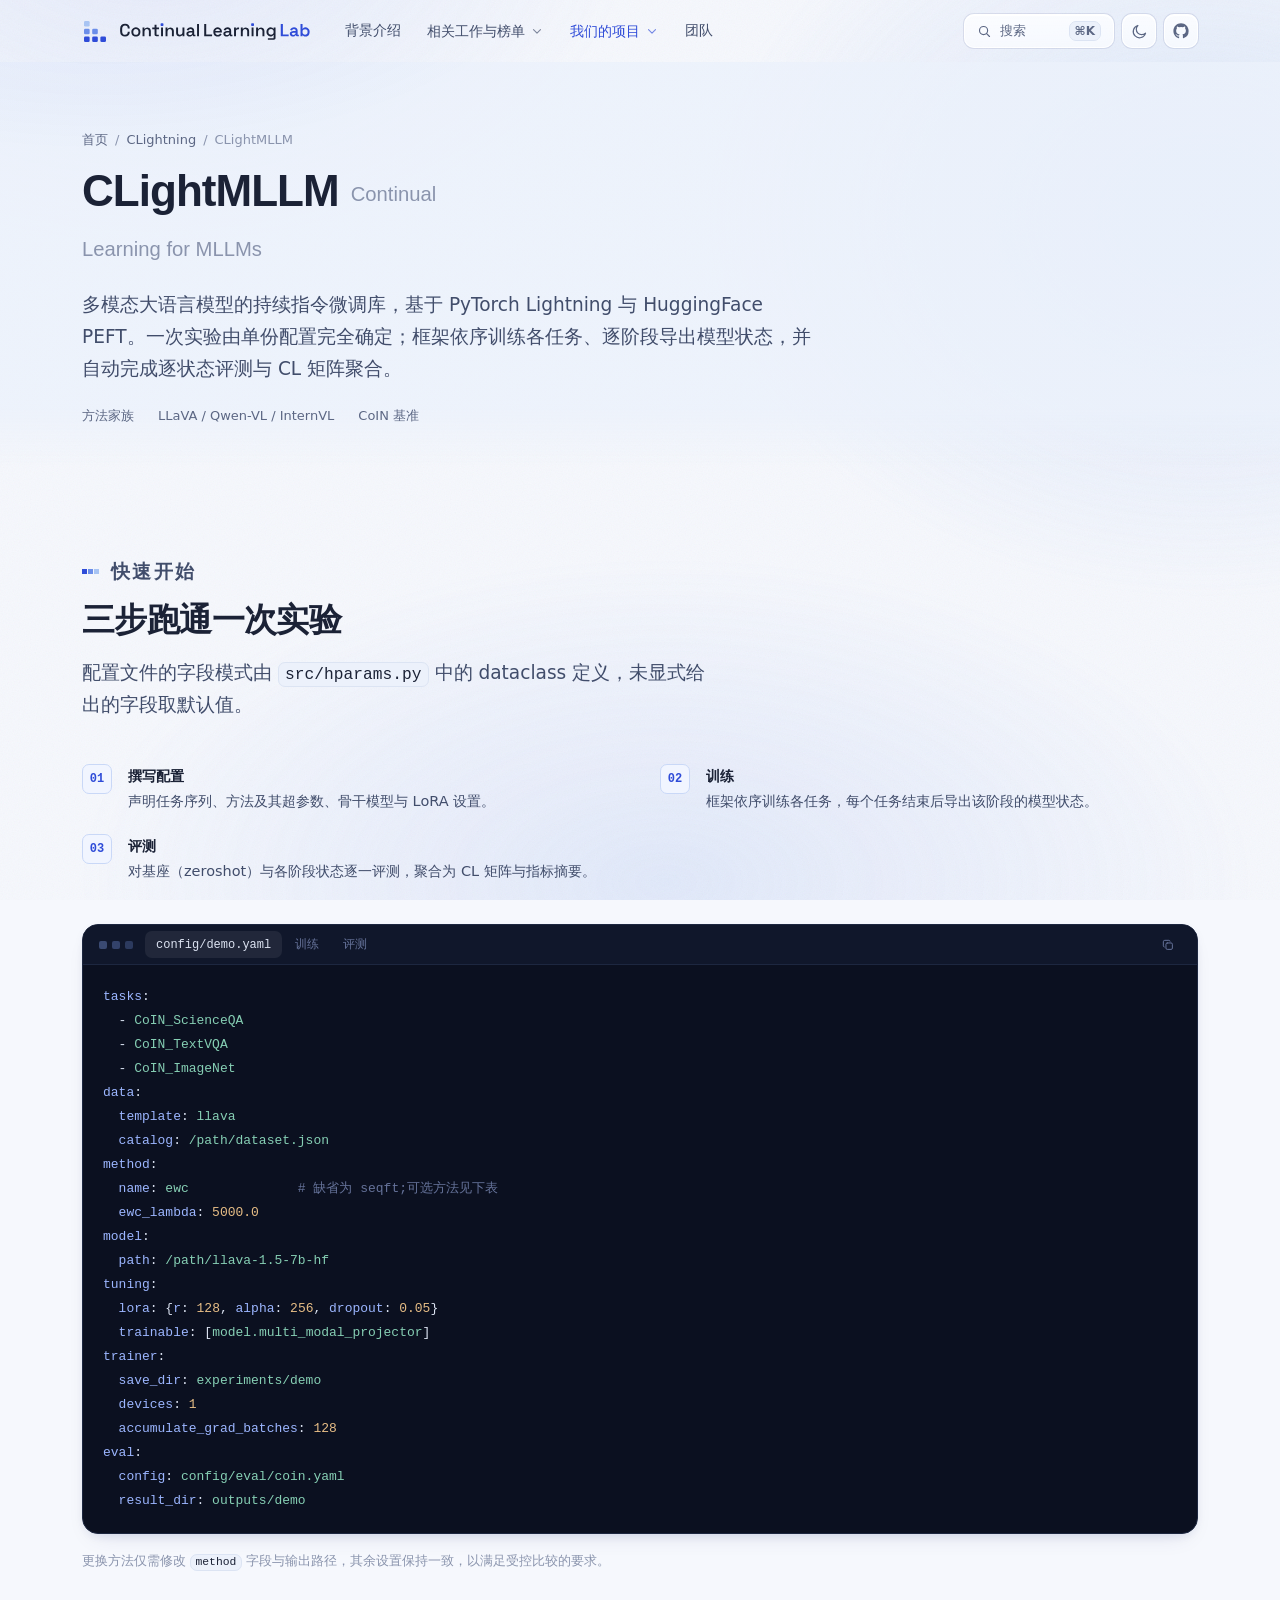
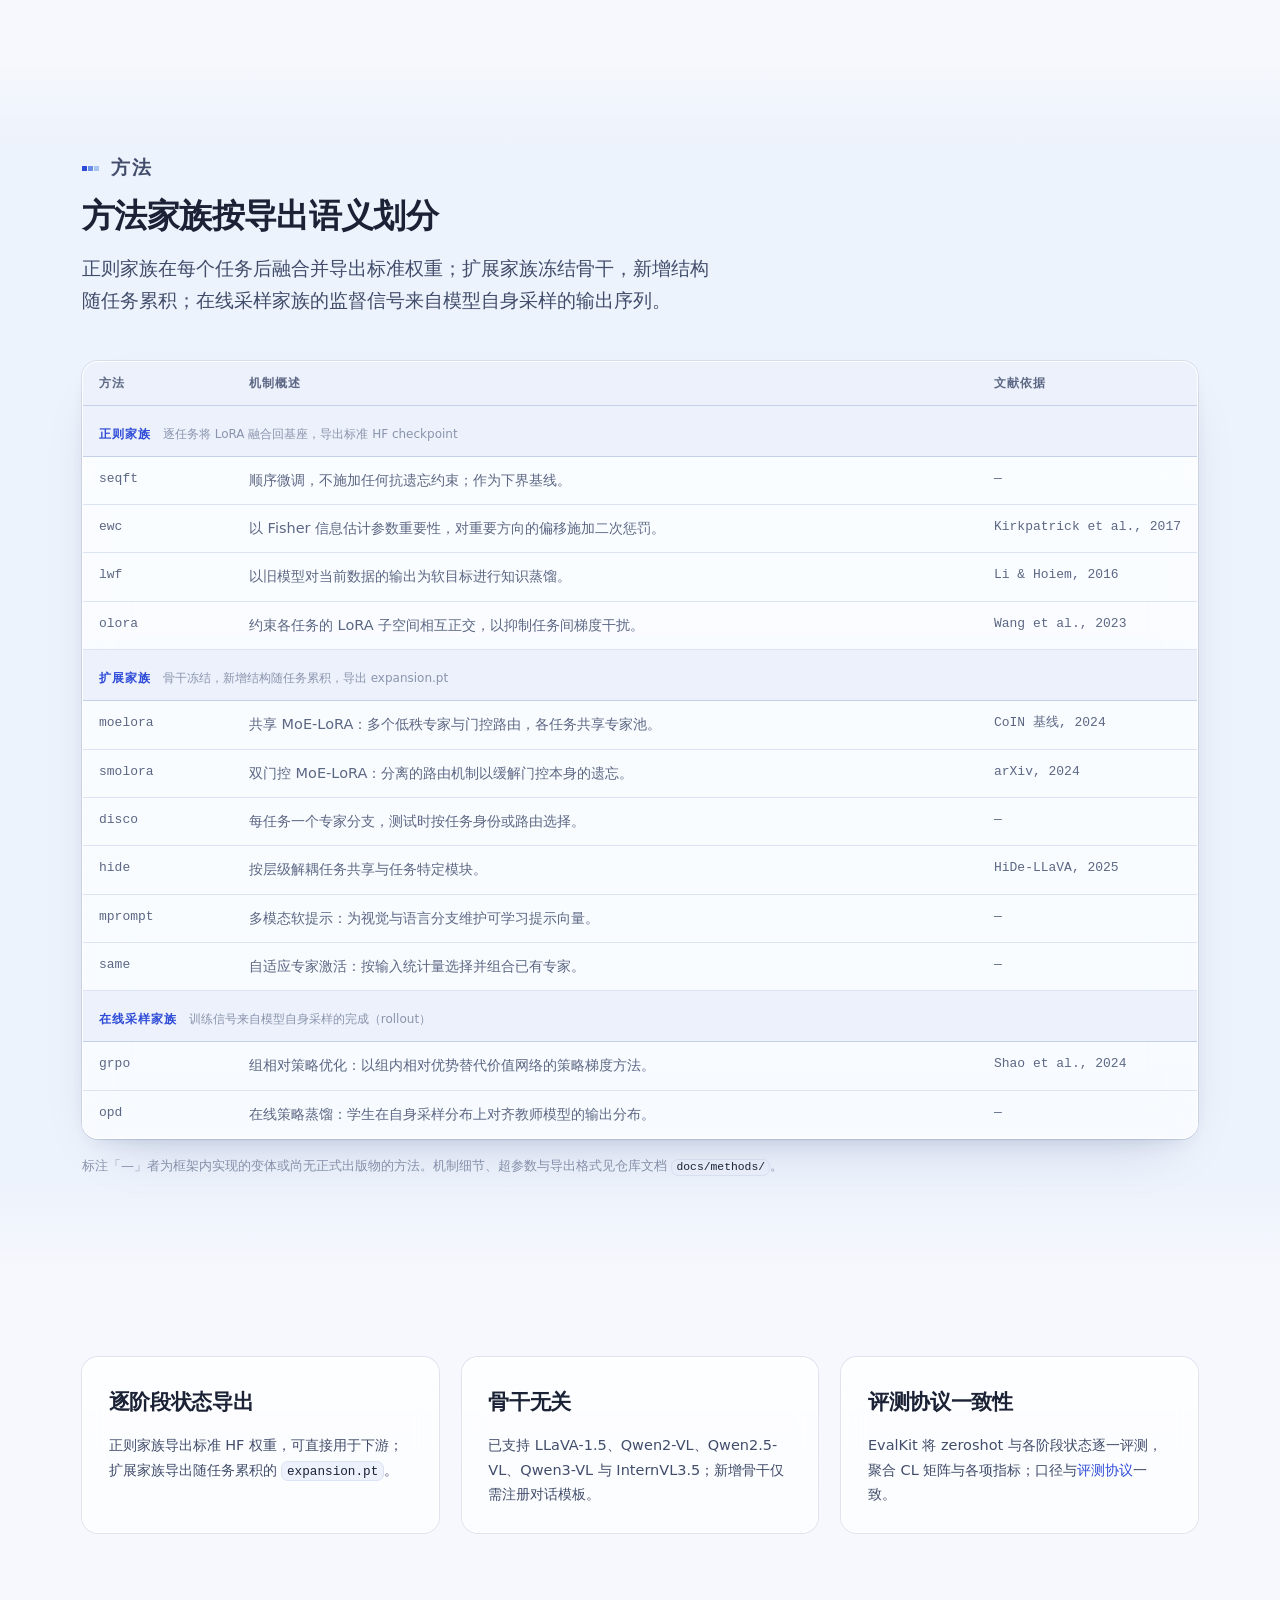
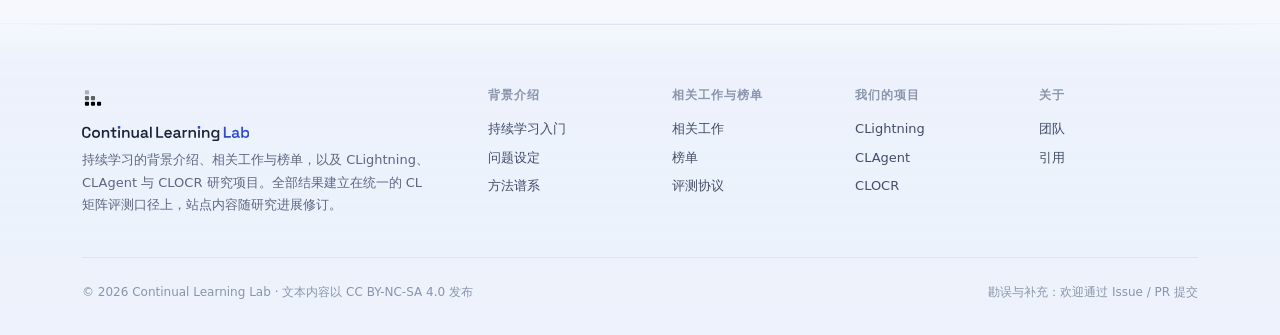
<file: libraries/mllm/index.html>
<!doctype html>
<html lang="zh-CN">
<head>
<meta charset="utf-8">
<meta name="viewport" content="width=device-width, initial-scale=1, viewport-fit=cover">
<title>CLightMLLM · Continual Learning Lab</title>
<meta name="description" content="多模态大模型持续指令微调方法库：方法家族、LLaVA / Qwen-VL / InternVL 骨干与 CoIN 基准评测。">
<meta property="og:title" content="CLightMLLM · Continual Learning Lab">
<meta property="og:description" content="多模态大模型持续指令微调方法库：方法家族、LLaVA / Qwen-VL / InternVL 骨干与 CoIN 基准评测。">
<meta property="og:type" content="website">
<link rel="icon" href="data:image/svg+xml,<svg xmlns='http://www.w3.org/2000/svg' viewBox='1 0.4 18 17.2'><rect x='1' y='13' width='4.6' height='4.6' rx='1.1' fill='%232F4CD8'/><rect x='7.7' y='13' width='4.6' height='4.6' rx='1.1' fill='%232F4CD8'/><rect x='14.4' y='13' width='4.6' height='4.6' rx='1.1' fill='%232F4CD8'/><rect x='1' y='6.7' width='4.6' height='4.6' rx='1.1' fill='%236B8EE9'/><rect x='7.7' y='6.7' width='4.6' height='4.6' rx='1.1' fill='%236B8EE9'/><rect x='1' y='.4' width='4.6' height='4.6' rx='1.1' fill='%23A8C4F3'/></svg>">
<link rel="stylesheet" href="../../assets/site.css?v=f74bf9b9">
<script>
  // 在首次绘制前定主题，避免闪白
  (() => {
    try {
      const saved = localStorage.getItem('cl-theme');
      if (saved === 'dark' || saved === 'light') document.documentElement.dataset.theme = saved;
    } catch (e) { /* 隐私模式下 localStorage 不可用 */ }
  })();
</script>
</head>
<body data-nav="libraries" data-base="../../">

<!-- 氛围层：整页身后的辉光与颗粒，玻璃靠它显形 -->
<div class="aura" aria-hidden="true"></div>

<a class="skip" href="#main">跳到主要内容</a>

<svg class="sprite" aria-hidden="true" focusable="false">
  <symbol id="i-arrow" viewBox="0 0 24 24" fill="none" stroke="currentColor" stroke-width="1.75" stroke-linecap="round" stroke-linejoin="round">
    <path d="M4.5 12h15M13 5.5l6.5 6.5-6.5 6.5"/>
  </symbol>
  <symbol id="i-chevron" viewBox="0 0 24 24" fill="none" stroke="currentColor" stroke-width="1.9" stroke-linecap="round" stroke-linejoin="round">
    <path d="M6 9.5l6 6 6-6"/>
  </symbol>
  <symbol id="i-search" viewBox="0 0 24 24" fill="none" stroke="currentColor" stroke-width="1.85" stroke-linecap="round" stroke-linejoin="round">
    <circle cx="10.5" cy="10.5" r="6.5"/><path d="M15.4 15.4L20 20"/>
  </symbol>
  <symbol id="i-sun" viewBox="0 0 24 24" fill="none" stroke="currentColor" stroke-width="1.75" stroke-linecap="round" stroke-linejoin="round">
    <circle cx="12" cy="12" r="4.2"/>
    <path d="M12 2.5v2.2M12 19.3v2.2M4.2 4.2l1.6 1.6M18.2 18.2l1.6 1.6M2.5 12h2.2M19.3 12h2.2M4.2 19.8l1.6-1.6M18.2 5.8l1.6-1.6"/>
  </symbol>
  <symbol id="i-moon" viewBox="0 0 24 24" fill="none" stroke="currentColor" stroke-width="1.75" stroke-linecap="round" stroke-linejoin="round">
    <path d="M20.5 14.3A8.8 8.8 0 1 1 9.7 3.5a7 7 0 0 0 10.8 10.8Z"/>
  </symbol>
  <symbol id="i-menu" viewBox="0 0 24 24" fill="none" stroke="currentColor" stroke-width="1.9" stroke-linecap="round">
    <path d="M3.5 7h17M3.5 12h17M3.5 17h17"/>
  </symbol>
  <symbol id="i-close" viewBox="0 0 24 24" fill="none" stroke="currentColor" stroke-width="1.9" stroke-linecap="round">
    <path d="M6 6l12 12M18 6L6 18"/>
  </symbol>
  <symbol id="i-copy" viewBox="0 0 24 24" fill="none" stroke="currentColor" stroke-width="1.7" stroke-linecap="round" stroke-linejoin="round">
    <rect x="8.5" y="8.5" width="11" height="11" rx="2.2"/>
    <path d="M15.5 5.5A2 2 0 0 0 13.5 4h-7a2.5 2.5 0 0 0-2.5 2.5v7a2 2 0 0 0 1.5 1.94"/>
  </symbol>
  <symbol id="i-check" viewBox="0 0 24 24" fill="none" stroke="currentColor" stroke-width="2" stroke-linecap="round" stroke-linejoin="round">
    <path d="M4.5 12.5l5 5 10-11"/>
  </symbol>
  <symbol id="i-github" viewBox="0 0 24 24" fill="currentColor">
    <path d="M12 .5C5.7.5.6 5.6.6 11.9c0 5.05 3.27 9.33 7.81 10.84.57.11.78-.25.78-.55 0-.27-.01-1.17-.02-2.12-3.18.69-3.85-1.35-3.85-1.35-.52-1.32-1.27-1.67-1.27-1.67-1.04-.71.08-.7.08-.7 1.15.08 1.75 1.18 1.75 1.18 1.02 1.75 2.68 1.24 3.33.95.1-.74.4-1.24.72-1.53-2.54-.29-5.21-1.27-5.21-5.65 0-1.25.45-2.27 1.17-3.07-.12-.29-.51-1.45.11-3.03 0 0 .96-.31 3.15 1.17a10.9 10.9 0 0 1 5.74 0c2.18-1.48 3.14-1.17 3.14-1.17.62 1.58.23 2.74.12 3.03.73.8 1.17 1.82 1.17 3.07 0 4.39-2.68 5.36-5.23 5.64.41.36.78 1.06.78 2.13 0 1.54-.01 2.79-.01 3.16 0 .31.2.67.79.55a11.42 11.42 0 0 0 7.8-10.84C23.4 5.6 18.3.5 12 .5Z"/>
  </symbol>
  <symbol id="i-ext" viewBox="0 0 24 24" fill="none" stroke="currentColor" stroke-width="1.7" stroke-linecap="round" stroke-linejoin="round">
    <path d="M13.5 4.5h6v6M19 5l-7.2 7.2M9.5 5.5H7A2.5 2.5 0 0 0 4.5 8v9A2.5 2.5 0 0 0 7 19.5h9a2.5 2.5 0 0 0 2.5-2.5v-2.5"/>
  </symbol>
  <symbol id="i-download" viewBox="0 0 24 24" fill="none" stroke="currentColor" stroke-width="1.7" stroke-linecap="round" stroke-linejoin="round">
    <path d="M12 3.5v11M7.8 10.3 12 14.5l4.2-4.2M4.5 16.5v2A2 2 0 0 0 6.5 20.5h11a2 2 0 0 0 2-2v-2"/>
  </symbol>
  <symbol id="i-book" viewBox="0 0 24 24" fill="none" stroke="currentColor" stroke-width="1.7" stroke-linecap="round" stroke-linejoin="round">
    <path d="M4 4.8A1.8 1.8 0 0 1 5.8 3H11v16H5.8A1.8 1.8 0 0 0 4 20.8V4.8ZM20 4.8A1.8 1.8 0 0 0 18.2 3H13v16h5.2a1.8 1.8 0 0 1 1.8 1.8V4.8Z"/>
  </symbol>
  <symbol id="i-grid" viewBox="0 0 24 24" fill="none" stroke="currentColor" stroke-width="1.7" stroke-linecap="round" stroke-linejoin="round">
    <rect x="3.5" y="3.5" width="17" height="17" rx="2"/>
    <path d="M3.5 9.17h17M3.5 14.83h17M9.17 3.5v17M14.83 3.5v17"/>
  </symbol>
  <symbol id="i-layers" viewBox="0 0 24 24" fill="none" stroke="currentColor" stroke-width="1.7" stroke-linecap="round" stroke-linejoin="round">
    <path d="M12 3l8.5 4.5L12 12 3.5 7.5 12 3ZM3.5 12.2 12 16.7l8.5-4.5M3.5 16.7 12 21.2l8.5-4.5"/>
  </symbol>
  <symbol id="i-chart" viewBox="0 0 24 24" fill="none" stroke="currentColor" stroke-width="1.7" stroke-linecap="round" stroke-linejoin="round">
    <path d="M4 20V4M4 20h16M8 20v-6M12.7 20V9M17.3 20v-9.5"/>
  </symbol>
  <symbol id="i-terminal" viewBox="0 0 24 24" fill="none" stroke="currentColor" stroke-width="1.7" stroke-linecap="round" stroke-linejoin="round">
    <rect x="3" y="4.5" width="18" height="15" rx="2.2"/><path d="M7.5 10l3 2.8-3 2.8M13 15.8h4"/>
  </symbol>
  <symbol id="i-flask" viewBox="0 0 24 24" fill="none" stroke="currentColor" stroke-width="1.7" stroke-linecap="round" stroke-linejoin="round">
    <path d="M9.5 3v6.2L4.6 17.4A2 2 0 0 0 6.3 20.5h11.4a2 2 0 0 0 1.7-3.1L14.5 9.2V3M8 3h8M7.2 14.5h9.6"/>
  </symbol>
  <symbol id="i-doc" viewBox="0 0 24 24" fill="none" stroke="currentColor" stroke-width="1.7" stroke-linecap="round" stroke-linejoin="round">
    <path d="M13.5 3H7a2 2 0 0 0-2 2v14a2 2 0 0 0 2 2h10a2 2 0 0 0 2-2V8.5L13.5 3Z"/>
    <path d="M13.3 3.2v5.3H19M8.8 13h6.4M8.8 16.7h4.4"/>
  </symbol>
  <symbol id="i-repeat" viewBox="0 0 24 24" fill="none" stroke="currentColor" stroke-width="1.7" stroke-linecap="round" stroke-linejoin="round">
    <path d="M4 11.5A7.5 7.5 0 0 1 17.4 6.8M20 12.5A7.5 7.5 0 0 1 6.6 17.2"/>
    <path d="M17.6 3.4v3.6H14M6.4 20.6V17H10"/>
  </symbol>
</svg>
<header class="site-head" id="site-head">
  <div class="shell head-inner">

    <a class="brand" href="../../" aria-label="CLightMLLM · Continual Learning Lab 首页">
      <span class="brand-mark" aria-hidden="true">
        <svg viewBox="1 0.4 18 17.2" width="22" height="21">
          <rect class="m-deep" x="1"    y="13"  width="4.6" height="4.6" rx="1.1"/>
          <rect class="m-deep" x="7.7"  y="13"  width="4.6" height="4.6" rx="1.1"/>
          <rect class="m-deep" x="14.4" y="13"  width="4.6" height="4.6" rx="1.1"/>
          <rect class="m-mid"  x="1"    y="6.7" width="4.6" height="4.6" rx="1.1"/>
          <rect class="m-mid"  x="7.7"  y="6.7" width="4.6" height="4.6" rx="1.1"/>
          <rect class="m-lite" x="1"    y=".4"  width="4.6" height="4.6" rx="1.1"/>
        </svg>
      </span>
      <svg class="wordmark" viewBox="45 -756 10761 964" aria-hidden="true" focusable="false">
        <path class="wm-main" d="M332 14Q204 14 129 -58Q53 -131 53 -267V-433Q53 -569 129 -642Q204 -714 332 -714Q460 -714 529 -644Q598 -574 598 -452V-446H484V-456Q484 -524 447 -567Q410 -611 332 -611Q256 -611 212 -564Q169 -517 169 -435V-265Q169 -184 212 -137Q256 -89 332 -89Q410 -89 447 -133Q484 -177 484 -244V-262H598V-248Q598 -126 529 -56Q460 14 332 14Z M946 14Q872 14 814 -16Q756 -47 723 -104Q689 -160 689 -239V-254Q689 -333 723 -390Q756 -447 814 -477Q872 -508 946 -508Q1020 -508 1078 -477Q1136 -447 1169 -390Q1203 -333 1203 -254V-239Q1203 -160 1169 -104Q1136 -47 1078 -16Q1020 14 946 14ZM946 -84Q1011 -84 1052 -125Q1093 -167 1093 -242V-252Q1093 -326 1052 -368Q1012 -410 946 -410Q881 -410 840 -368Q799 -326 799 -252V-242Q799 -167 840 -125Q881 -84 946 -84Z M1323 0V-494H1431V-422H1448Q1461 -452 1496 -477Q1531 -502 1601 -502Q1658 -502 1701 -477Q1745 -451 1769 -405Q1794 -359 1794 -296V0H1684V-287Q1684 -349 1654 -379Q1623 -409 1568 -409Q1506 -409 1470 -368Q1433 -326 1433 -250V0Z M2107 0Q2060 0 2033 -28Q2005 -56 2005 -103V-402H1873V-494H2005V-654H2115V-494H2259V-402H2115V-122Q2115 -92 2143 -92H2244V0Z M2373 0V-494H2483V0Z M2628 0V-494H2736V-422H2753Q2766 -452 2801 -477Q2836 -502 2906 -502Q2963 -502 3006 -477Q3050 -451 3074 -405Q3099 -359 3099 -296V0H2989V-287Q2989 -349 2959 -379Q2928 -409 2873 -409Q2811 -409 2775 -368Q2738 -326 2738 -250V0Z M3420 8Q3363 8 3320 -17Q3276 -42 3251 -89Q3227 -135 3227 -198V-494H3337V-206Q3337 -144 3367 -115Q3398 -85 3453 -85Q3515 -85 3551 -126Q3588 -167 3588 -244V-494H3697V0H3590V-71H3573Q3560 -43 3525 -17Q3490 8 3420 8Z M3995 14Q3943 14 3901 -4Q3859 -23 3835 -58Q3810 -93 3810 -143Q3810 -194 3835 -227Q3859 -261 3902 -278Q3945 -296 3999 -296H4146V-326Q4146 -367 4121 -392Q4096 -417 4043 -417Q3992 -417 3966 -393Q3939 -369 3931 -331L3829 -364Q3841 -404 3867 -436Q3894 -468 3938 -488Q3982 -508 4045 -508Q4142 -508 4197 -459Q4252 -410 4252 -319V-121Q4252 -91 4280 -91H4322V0H4243Q4207 0 4185 -18Q4162 -36 4162 -67V-69H4146Q4139 -55 4124 -35Q4108 -15 4077 -1Q4047 14 3995 14ZM4013 -76Q4072 -76 4109 -110Q4146 -144 4146 -201V-212H4006Q3967 -212 3944 -195Q3920 -178 3920 -146Q3920 -114 3945 -95Q3969 -76 4013 -76Z M4415 0V-700H4525V0Z M4820 0V-700H4935V-105H5267V0Z M5587 14Q5513 14 5456 -18Q5400 -49 5369 -106Q5337 -164 5337 -241V-253Q5337 -330 5368 -387Q5399 -445 5455 -476Q5511 -508 5584 -508Q5655 -508 5709 -476Q5763 -445 5793 -388Q5823 -331 5823 -256V-216H5449Q5451 -155 5491 -119Q5531 -82 5590 -82Q5647 -82 5675 -107Q5703 -132 5717 -164L5808 -118Q5794 -90 5768 -59Q5741 -29 5698 -7Q5654 14 5587 14ZM5450 -299H5711Q5707 -351 5673 -381Q5638 -411 5583 -411Q5527 -411 5492 -381Q5458 -351 5450 -299Z M6092 14Q6040 14 5998 -4Q5956 -23 5932 -58Q5907 -93 5907 -143Q5907 -194 5932 -227Q5956 -261 5999 -278Q6042 -296 6096 -296H6243V-326Q6243 -367 6218 -392Q6193 -417 6140 -417Q6089 -417 6063 -393Q6036 -369 6028 -331L5926 -364Q5938 -404 5964 -436Q5991 -468 6035 -488Q6079 -508 6142 -508Q6239 -508 6294 -459Q6349 -410 6349 -319V-121Q6349 -91 6377 -91H6419V0H6340Q6304 0 6282 -18Q6259 -36 6259 -67V-69H6243Q6236 -55 6221 -35Q6205 -15 6174 -1Q6144 14 6092 14ZM6110 -76Q6169 -76 6206 -110Q6243 -144 6243 -201V-212H6103Q6064 -212 6041 -195Q6017 -178 6017 -146Q6017 -114 6042 -95Q6066 -76 6110 -76Z M6512 0V-494H6620V-436H6637Q6649 -467 6674 -481Q6700 -496 6738 -496H6797V-397H6735Q6685 -397 6654 -370Q6622 -344 6622 -287V0Z M6897 0V-494H7005V-422H7022Q7035 -452 7070 -477Q7105 -502 7175 -502Q7232 -502 7275 -477Q7319 -451 7343 -405Q7368 -359 7368 -296V0H7258V-287Q7258 -349 7228 -379Q7197 -409 7142 -409Q7080 -409 7044 -368Q7007 -326 7007 -250V0Z M7508 0V-494H7618V0Z M7763 0V-494H7871V-422H7888Q7901 -452 7936 -477Q7971 -502 8041 -502Q8098 -502 8141 -477Q8185 -451 8209 -405Q8234 -359 8234 -296V0H8124V-287Q8124 -349 8094 -379Q8063 -409 8008 -409Q7946 -409 7910 -368Q7873 -326 7873 -250V0Z M8350 -245V-260Q8350 -338 8382 -393Q8413 -448 8465 -478Q8516 -508 8578 -508Q8649 -508 8687 -482Q8724 -456 8741 -426H8758V-494H8865V97Q8865 144 8838 172Q8810 200 8763 200H8431V104H8727Q8756 104 8756 74V-75H8739Q8728 -57 8709 -39Q8690 -21 8658 -9Q8626 3 8578 3Q8516 3 8464 -27Q8412 -56 8381 -112Q8350 -167 8350 -245ZM8609 -93Q8673 -93 8715 -134Q8757 -175 8757 -248V-257Q8757 -331 8716 -371Q8674 -411 8609 -411Q8545 -411 8503 -371Q8461 -331 8461 -257V-248Q8461 -175 8503 -134Q8545 -93 8609 -93Z"/>
        <path class="wm-dot" d="M2389 -748h78a42 42 0 0 1 42 42v78a42 42 0 0 1 -42 42h-78a42 42 0 0 1 -42 -42v-78a42 42 0 0 1 42 -42z M7524 -748h78a42 42 0 0 1 42 42v78a42 42 0 0 1 -42 42h-78a42 42 0 0 1 -42 -42v-78a42 42 0 0 1 42 -42z"/>
        <path class="wm-lab" d="M9161 0V-700H9282V-109H9610V0Z M9859 14Q9807 14 9765 -4Q9723 -23 9698 -58Q9674 -93 9674 -144Q9674 -194 9698 -228Q9723 -262 9766 -280Q9809 -297 9864 -297H10007V-327Q10007 -366 9983 -390Q9959 -415 9908 -415Q9858 -415 9833 -391Q9807 -368 9799 -331L9693 -366Q9705 -405 9732 -437Q9758 -469 9802 -489Q9846 -508 9910 -508Q10007 -508 10063 -459Q10118 -411 10118 -319V-125Q10118 -95 10146 -95H10188V0H10107Q10071 0 10048 -18Q10025 -36 10025 -67V-69H10008Q10002 -55 9987 -35Q9972 -15 9941 -1Q9911 14 9859 14ZM9878 -80Q9935 -80 9971 -112Q10007 -145 10007 -200V-210H9871Q9834 -210 9811 -194Q9788 -178 9788 -147Q9788 -117 9812 -98Q9836 -80 9878 -80Z M10573 14Q10503 14 10466 -10Q10428 -35 10411 -65H10394V0H10281V-700H10396V-432H10413Q10424 -452 10443 -469Q10463 -486 10494 -497Q10526 -508 10573 -508Q10634 -508 10685 -479Q10736 -449 10767 -392Q10798 -335 10798 -255V-239Q10798 -159 10767 -102Q10736 -45 10685 -16Q10633 14 10573 14ZM10539 -86Q10601 -86 10642 -126Q10683 -167 10683 -242V-252Q10683 -328 10643 -368Q10602 -408 10539 -408Q10477 -408 10435 -368Q10394 -328 10394 -252V-242Q10394 -167 10435 -126Q10477 -86 10539 -86Z"/>
      </svg>
      <span class="sr-only">Continual Learning Lab</span>
    </a>

    <nav class="head-nav" aria-label="主导航">
      <a class="nav-link" data-nav-key="learn" href="../../learn">背景介绍</a>

      <div class="nav-group">
        <button type="button" class="nav-link nav-trigger" data-nav-key="works evaluation leaderboard"
                aria-expanded="false" aria-controls="menu-eval">
          相关工作与榜单<svg class="ic caret" width="14" height="14" aria-hidden="true"><use href="#i-chevron"/></svg>
        </button>
        <div class="nav-menu" id="menu-eval" hidden>
          <div class="nav-menu-grid one-col">
            <a href="../../works">
              <svg class="ic" width="18" height="18" aria-hidden="true"><use href="#i-book"/></svg>
              <b>相关工作</b><span>方法、奠基文献、综述、基准与工具库</span>
            </a>
            <a href="../../leaderboard">
              <svg class="ic" width="18" height="18" aria-hidden="true"><use href="#i-chart"/></svg>
              <b>榜单</b><span>各问题设定下的评测口径与结果表</span>
            </a>
            <a href="../../evaluation">
              <svg class="ic" width="18" height="18" aria-hidden="true"><use href="#i-grid"/></svg>
              <b>评测协议</b><span>榜单的统一口径与有效性检查</span>
            </a>
          </div>
        </div>
      </div>

      <div class="nav-group">
        <button type="button" class="nav-link nav-trigger" data-nav-key="libraries agent"
                aria-expanded="false" aria-controls="menu-proj">
          我们的项目<svg class="ic caret" width="14" height="14" aria-hidden="true"><use href="#i-chevron"/></svg>
        </button>
        <div class="nav-menu" id="menu-proj" hidden>
          <div class="nav-menu-grid one-col">
            <a href="../../libraries">
              <svg class="ic" width="18" height="18" aria-hidden="true"><use href="#i-flask"/></svg>
              <b>CLightning</b><span>类别增量、域增量与持续指令微调方法库</span>
            </a>
            <a href="../../agent">
              <svg class="ic" width="18" height="18" aria-hidden="true"><use href="#i-terminal"/></svg>
              <b>CLAgent</b><span>以持续学习为核心能力的自进化智能体系统</span>
            </a>
            <a href="../../ocr">
              <svg class="ic" width="18" height="18" aria-hidden="true"><use href="#i-doc"/></svg>
              <b>CLOCR</b><span>版式、语种与年代漂移下的文字识别持续学习</span>
            </a>
          </div>
        </div>
      </div>

      <a class="nav-link" data-nav-key="team" href="../../team">团队</a>
    </nav>

    <div class="head-tools">
      <button type="button" class="tool search-tool" id="search-open" aria-label="全站检索">
        <svg class="ic" width="15" height="15" aria-hidden="true"><use href="#i-search"/></svg>
        <span>搜索</span><kbd>⌘K</kbd>
      </button>
      <button type="button" class="tool icon-only" id="theme-toggle" aria-label="切换配色主题">
        <svg class="ic only-light" width="17" height="17" aria-hidden="true"><use href="#i-moon"/></svg>
        <svg class="ic only-dark" width="17" height="17" aria-hidden="true"><use href="#i-sun"/></svg>
      </button>
      <a class="tool icon-only repo" href="#" title="仓库地址待发布" aria-label="GitHub 仓库（待发布）">
        <svg class="ic" width="16" height="16" aria-hidden="true"><use href="#i-github"/></svg>
      </a>
      <button type="button" class="tool icon-only menu-toggle" id="menu-toggle"
              aria-label="打开导航菜单" aria-expanded="false" aria-controls="mobile-nav">
        <svg class="ic only-closed" width="19" height="19" aria-hidden="true"><use href="#i-menu"/></svg>
        <svg class="ic only-open" width="19" height="19" aria-hidden="true"><use href="#i-close"/></svg>
      </button>
    </div>
  </div>

  <nav class="mobile-nav" id="mobile-nav" aria-label="移动端导航" hidden>
    <div class="shell">
      <p class="m-group">背景介绍</p>
      <a href="../../learn">持续学习入门</a>
      <p class="m-group">相关工作与榜单</p>
      <a href="../../works">相关工作</a>
      <a href="../../leaderboard">榜单</a>
      <a href="../../evaluation">评测协议</a>
      <p class="m-group">我们的项目</p>
      <a href="../../libraries">CLightning</a>
      <a href="../../agent">CLAgent</a>
      <a href="../../ocr">CLOCR</a>
      <p class="m-group">关于</p>
      <a href="../../team">团队</a>
    </div>
  </nav>
</header>

<main id="main">
<section class="page-head">
  <div class="shell">
    <p class="crumb"><a href="../../">首页</a><span>/</span><a href="../../libraries">CLightning</a><span>/</span><span>CLightMLLM</span></p>
    <h1>CLightMLLM<span class="en">Continual Learning for MLLMs</span></h1>
    <p class="lede">多模态大语言模型的持续指令微调库，基于 PyTorch Lightning 与 HuggingFace PEFT。一次实验由单份配置完全确定；框架依序训练各任务、逐阶段导出模型状态，并自动完成逐状态评测与 CL 矩阵聚合。</p>
    <div class="facts">
      <span>方法家族</span>
      <span>LLaVA / Qwen-VL / InternVL</span>
      <span>CoIN 基准</span>
    </div>
  </div>
</section>

<section class="section">
  <div class="shell">
    <div class="sec-head">
      <p class="eyebrow">快速开始</p>
      <h2>三步跑通一次实验</h2>
      <p>配置文件的字段模式由 <code>src/hparams.py</code> 中的 dataclass 定义，未显式给出的字段取默认值。</p>
    </div>

    <ol class="steps steps--wide" style="margin-bottom:var(--s-8)">
      <li><div><b>撰写配置</b><p>声明任务序列、方法及其超参数、骨干模型与 LoRA 设置。</p></div></li>
      <li><div><b>训练</b><p>框架依序训练各任务，每个任务结束后导出该阶段的模型状态。</p></div></li>
      <li><div><b>评测</b><p>对基座（zeroshot）与各阶段状态逐一评测，聚合为 CL 矩阵与指标摘要。</p></div></li>
    </ol>

    <div class="code" data-reveal>
      <div class="code-bar">
        <div class="code-dots" aria-hidden="true"><i></i><i></i><i></i></div>
        <div class="code-tabs" role="tablist" aria-label="快速开始">
          <button class="code-tab" role="tab" data-tab="yaml" aria-selected="true">config/demo.yaml</button>
          <button class="code-tab" role="tab" data-tab="train" aria-selected="false">训练</button>
          <button class="code-tab" role="tab" data-tab="eval" aria-selected="false">评测</button>
        </div>
        <button type="button" class="code-copy" aria-label="复制当前示例">
          <svg class="ic ic-copy" width="14" height="14" aria-hidden="true"><use href="#i-copy"/></svg>
          <svg class="ic ic-check" width="14" height="14" aria-hidden="true"><use href="#i-check"/></svg>
        </button>
      </div>

      <div class="code-pane" data-pane="yaml"><pre><span class="tk-key">tasks</span>:
  - <span class="tk-str">CoIN_ScienceQA</span>
  - <span class="tk-str">CoIN_TextVQA</span>
  - <span class="tk-str">CoIN_ImageNet</span>
<span class="tk-key">data</span>:
  <span class="tk-key">template</span>: <span class="tk-str">llava</span>
  <span class="tk-key">catalog</span>: <span class="tk-str">/path/dataset.json</span>
<span class="tk-key">method</span>:
  <span class="tk-key">name</span>: <span class="tk-str">ewc</span>              <span class="tk-c"># 缺省为 seqft;可选方法见下表</span>
  <span class="tk-key">ewc_lambda</span>: <span class="tk-num">5000.0</span>
<span class="tk-key">model</span>:
  <span class="tk-key">path</span>: <span class="tk-str">/path/llava-1.5-7b-hf</span>
<span class="tk-key">tuning</span>:
  <span class="tk-key">lora</span>: {<span class="tk-key">r</span>: <span class="tk-num">128</span>, <span class="tk-key">alpha</span>: <span class="tk-num">256</span>, <span class="tk-key">dropout</span>: <span class="tk-num">0.05</span>}
  <span class="tk-key">trainable</span>: [<span class="tk-str">model.multi_modal_projector</span>]
<span class="tk-key">trainer</span>:
  <span class="tk-key">save_dir</span>: <span class="tk-str">experiments/demo</span>
  <span class="tk-key">devices</span>: <span class="tk-num">1</span>
  <span class="tk-key">accumulate_grad_batches</span>: <span class="tk-num">128</span>
<span class="tk-key">eval</span>:
  <span class="tk-key">config</span>: <span class="tk-str">config/eval/coin.yaml</span>
  <span class="tk-key">result_dir</span>: <span class="tk-str">outputs/demo</span></pre></div>

      <div class="code-pane" data-pane="train" hidden><pre><span class="tk-c">$</span> <span class="tk-fn">python</span> train.py config/demo.yaml

<span class="tk-out">[RUN]  model=/path/llava-1.5-7b-hf | method=ewc | tasks=3 | seed=42
[TASK 1/3] CoIN_ScienceQA | trainable=…/… (…%)
[DATA] samples=… | memory=0 tasks | batch_size=1 | workers=8
[EXPORT] experiments/demo/CoIN_ScienceQA/model
[TASK 1/3] CoIN_ScienceQA finished
…

experiments/demo/
├── CoIN_ScienceQA/model/
├── CoIN_TextVQA/model/
└── CoIN_ImageNet/model/</span></pre></div>

      <div class="code-pane" data-pane="eval" hidden><pre><span class="tk-c">$</span> <span class="tk-fn">python</span> eval.py config/demo.yaml --config config/eval/coin.yaml

<span class="tk-c"># 评测对象是训练配置而非单个模型目录:一条 CL 曲线
# 需要完整的状态序列,训练 YAML 已指明各阶段导出的位置。</span>

<span class="tk-out">outputs/demo/
├── matrix.csv           </span><span class="tk-c"># 行 = 模型状态(含 zeroshot),列 = 基准</span><span class="tk-out">
├── cl_summary.csv       </span><span class="tk-c"># ACC / AIA / BWT / 遗忘度 / 通用保持</span><span class="tk-out">
├── zeroshot/run_report.json
└── CoIN_ScienceQA/run_report.json</span></pre></div>
    </div>

    <p class="filter-count" style="margin-top:var(--s-4)">更换方法仅需修改 <code>method</code> 字段与输出路径，其余设置保持一致，以满足受控比较的要求。</p>
  </div>
</section>

<section class="section section--tint">
  <div class="shell">
    <div class="sec-head">
      <p class="eyebrow">方法</p>
      <h2>方法家族按导出语义划分</h2>
      <p>正则家族在每个任务后融合并导出标准权重；扩展家族冻结骨干，新增结构随任务累积；在线采样家族的监督信号来自模型自身采样的输出序列。</p>
    </div>

    <div class="table-scroll">
      <table class="doc">
        <thead><tr><th style="width:150px">方法</th><th>机制概述</th><th style="width:200px">文献依据</th></tr></thead>
        <tbody>
          <tr class="group"><td colspan="3">正则家族<span>逐任务将 LoRA 融合回基座，导出标准 HF checkpoint</span></td></tr>
          <tr><td class="mono">seqft</td><td class="dim">顺序微调，不施加任何抗遗忘约束；作为下界基线。</td><td class="mono">—</td></tr>
          <tr><td class="mono">ewc</td><td class="dim">以 Fisher 信息估计参数重要性，对重要方向的偏移施加二次惩罚。</td><td class="mono">Kirkpatrick et al., 2017</td></tr>
          <tr><td class="mono">lwf</td><td class="dim">以旧模型对当前数据的输出为软目标进行知识蒸馏。</td><td class="mono">Li &amp; Hoiem, 2016</td></tr>
          <tr><td class="mono">olora</td><td class="dim">约束各任务的 LoRA 子空间相互正交，以抑制任务间梯度干扰。</td><td class="mono">Wang et al., 2023</td></tr>
          <tr class="group"><td colspan="3">扩展家族<span>骨干冻结，新增结构随任务累积，导出 expansion.pt</span></td></tr>
          <tr><td class="mono">moelora</td><td class="dim">共享 MoE-LoRA：多个低秩专家与门控路由，各任务共享专家池。</td><td class="mono">CoIN 基线, 2024</td></tr>
          <tr><td class="mono">smolora</td><td class="dim">双门控 MoE-LoRA：分离的路由机制以缓解门控本身的遗忘。</td><td class="mono">arXiv, 2024</td></tr>
          <tr><td class="mono">disco</td><td class="dim">每任务一个专家分支，测试时按任务身份或路由选择。</td><td class="mono">—</td></tr>
          <tr><td class="mono">hide</td><td class="dim">按层级解耦任务共享与任务特定模块。</td><td class="mono">HiDe-LLaVA, 2025</td></tr>
          <tr><td class="mono">mprompt</td><td class="dim">多模态软提示：为视觉与语言分支维护可学习提示向量。</td><td class="mono">—</td></tr>
          <tr><td class="mono">same</td><td class="dim">自适应专家激活：按输入统计量选择并组合已有专家。</td><td class="mono">—</td></tr>
          <tr class="group"><td colspan="3">在线采样家族<span>训练信号来自模型自身采样的完成（rollout）</span></td></tr>
          <tr><td class="mono">grpo</td><td class="dim">组相对策略优化：以组内相对优势替代价值网络的策略梯度方法。</td><td class="mono">Shao et al., 2024</td></tr>
          <tr><td class="mono">opd</td><td class="dim">在线策略蒸馏：学生在自身采样分布上对齐教师模型的输出分布。</td><td class="mono">—</td></tr>
        </tbody>
      </table>
    </div>
    <p class="filter-count" style="margin-top:var(--s-4)">标注「—」者为框架内实现的变体或尚无正式出版物的方法。机制细节、超参数与导出格式见仓库文档 <code>docs/methods/</code>。</p>
  </div>
</section>

<section class="section">
  <div class="shell">
    <div class="grid grid-3">
      <div class="card" data-reveal>
        <b class="card-title">逐阶段状态导出</b>
        <p>正则家族导出标准 HF 权重，可直接用于下游；扩展家族导出随任务累积的 <code>expansion.pt</code>。</p>
      </div>
      <div class="card" data-reveal>
        <b class="card-title">骨干无关</b>
        <p>已支持 LLaVA-1.5、Qwen2-VL、Qwen2.5-VL、Qwen3-VL 与 InternVL3.5；新增骨干仅需注册对话模板。</p>
      </div>
      <div class="card" data-reveal>
        <b class="card-title">评测协议一致性</b>
        <p>EvalKit 将 zeroshot 与各阶段状态逐一评测，聚合 CL 矩阵与各项指标；口径与<a href="../../evaluation">评测协议</a>一致。</p>
      </div>
    </div>
  </div>
</section>

</main>

<footer class="site-foot">
  <div class="shell">
    <div class="foot-top">
      <div class="foot-about">
        <span class="brand-mark sm" aria-hidden="true">
          <svg viewBox="0 0 20 20" width="18" height="18">
            <rect x="1"    y="13"  width="4.6" height="4.6" rx="1.1"/>
            <rect x="7.7"  y="13"  width="4.6" height="4.6" rx="1.1"/>
            <rect x="14.4" y="13"  width="4.6" height="4.6" rx="1.1"/>
            <rect x="1"    y="6.7" width="4.6" height="4.6" rx="1.1" opacity=".6"/>
            <rect x="7.7"  y="6.7" width="4.6" height="4.6" rx="1.1" opacity=".6"/>
            <rect x="1"    y=".4"  width="4.6" height="4.6" rx="1.1" opacity=".28"/>
          </svg>
        </span>
        <p class="foot-name">
          <svg class="wordmark" viewBox="45 -756 10761 964" aria-hidden="true" focusable="false">
            <path class="wm-main" d="M332 14Q204 14 129 -58Q53 -131 53 -267V-433Q53 -569 129 -642Q204 -714 332 -714Q460 -714 529 -644Q598 -574 598 -452V-446H484V-456Q484 -524 447 -567Q410 -611 332 -611Q256 -611 212 -564Q169 -517 169 -435V-265Q169 -184 212 -137Q256 -89 332 -89Q410 -89 447 -133Q484 -177 484 -244V-262H598V-248Q598 -126 529 -56Q460 14 332 14Z M946 14Q872 14 814 -16Q756 -47 723 -104Q689 -160 689 -239V-254Q689 -333 723 -390Q756 -447 814 -477Q872 -508 946 -508Q1020 -508 1078 -477Q1136 -447 1169 -390Q1203 -333 1203 -254V-239Q1203 -160 1169 -104Q1136 -47 1078 -16Q1020 14 946 14ZM946 -84Q1011 -84 1052 -125Q1093 -167 1093 -242V-252Q1093 -326 1052 -368Q1012 -410 946 -410Q881 -410 840 -368Q799 -326 799 -252V-242Q799 -167 840 -125Q881 -84 946 -84Z M1323 0V-494H1431V-422H1448Q1461 -452 1496 -477Q1531 -502 1601 -502Q1658 -502 1701 -477Q1745 -451 1769 -405Q1794 -359 1794 -296V0H1684V-287Q1684 -349 1654 -379Q1623 -409 1568 -409Q1506 -409 1470 -368Q1433 -326 1433 -250V0Z M2107 0Q2060 0 2033 -28Q2005 -56 2005 -103V-402H1873V-494H2005V-654H2115V-494H2259V-402H2115V-122Q2115 -92 2143 -92H2244V0Z M2373 0V-494H2483V0Z M2628 0V-494H2736V-422H2753Q2766 -452 2801 -477Q2836 -502 2906 -502Q2963 -502 3006 -477Q3050 -451 3074 -405Q3099 -359 3099 -296V0H2989V-287Q2989 -349 2959 -379Q2928 -409 2873 -409Q2811 -409 2775 -368Q2738 -326 2738 -250V0Z M3420 8Q3363 8 3320 -17Q3276 -42 3251 -89Q3227 -135 3227 -198V-494H3337V-206Q3337 -144 3367 -115Q3398 -85 3453 -85Q3515 -85 3551 -126Q3588 -167 3588 -244V-494H3697V0H3590V-71H3573Q3560 -43 3525 -17Q3490 8 3420 8Z M3995 14Q3943 14 3901 -4Q3859 -23 3835 -58Q3810 -93 3810 -143Q3810 -194 3835 -227Q3859 -261 3902 -278Q3945 -296 3999 -296H4146V-326Q4146 -367 4121 -392Q4096 -417 4043 -417Q3992 -417 3966 -393Q3939 -369 3931 -331L3829 -364Q3841 -404 3867 -436Q3894 -468 3938 -488Q3982 -508 4045 -508Q4142 -508 4197 -459Q4252 -410 4252 -319V-121Q4252 -91 4280 -91H4322V0H4243Q4207 0 4185 -18Q4162 -36 4162 -67V-69H4146Q4139 -55 4124 -35Q4108 -15 4077 -1Q4047 14 3995 14ZM4013 -76Q4072 -76 4109 -110Q4146 -144 4146 -201V-212H4006Q3967 -212 3944 -195Q3920 -178 3920 -146Q3920 -114 3945 -95Q3969 -76 4013 -76Z M4415 0V-700H4525V0Z M4820 0V-700H4935V-105H5267V0Z M5587 14Q5513 14 5456 -18Q5400 -49 5369 -106Q5337 -164 5337 -241V-253Q5337 -330 5368 -387Q5399 -445 5455 -476Q5511 -508 5584 -508Q5655 -508 5709 -476Q5763 -445 5793 -388Q5823 -331 5823 -256V-216H5449Q5451 -155 5491 -119Q5531 -82 5590 -82Q5647 -82 5675 -107Q5703 -132 5717 -164L5808 -118Q5794 -90 5768 -59Q5741 -29 5698 -7Q5654 14 5587 14ZM5450 -299H5711Q5707 -351 5673 -381Q5638 -411 5583 -411Q5527 -411 5492 -381Q5458 -351 5450 -299Z M6092 14Q6040 14 5998 -4Q5956 -23 5932 -58Q5907 -93 5907 -143Q5907 -194 5932 -227Q5956 -261 5999 -278Q6042 -296 6096 -296H6243V-326Q6243 -367 6218 -392Q6193 -417 6140 -417Q6089 -417 6063 -393Q6036 -369 6028 -331L5926 -364Q5938 -404 5964 -436Q5991 -468 6035 -488Q6079 -508 6142 -508Q6239 -508 6294 -459Q6349 -410 6349 -319V-121Q6349 -91 6377 -91H6419V0H6340Q6304 0 6282 -18Q6259 -36 6259 -67V-69H6243Q6236 -55 6221 -35Q6205 -15 6174 -1Q6144 14 6092 14ZM6110 -76Q6169 -76 6206 -110Q6243 -144 6243 -201V-212H6103Q6064 -212 6041 -195Q6017 -178 6017 -146Q6017 -114 6042 -95Q6066 -76 6110 -76Z M6512 0V-494H6620V-436H6637Q6649 -467 6674 -481Q6700 -496 6738 -496H6797V-397H6735Q6685 -397 6654 -370Q6622 -344 6622 -287V0Z M6897 0V-494H7005V-422H7022Q7035 -452 7070 -477Q7105 -502 7175 -502Q7232 -502 7275 -477Q7319 -451 7343 -405Q7368 -359 7368 -296V0H7258V-287Q7258 -349 7228 -379Q7197 -409 7142 -409Q7080 -409 7044 -368Q7007 -326 7007 -250V0Z M7508 0V-494H7618V0Z M7763 0V-494H7871V-422H7888Q7901 -452 7936 -477Q7971 -502 8041 -502Q8098 -502 8141 -477Q8185 -451 8209 -405Q8234 -359 8234 -296V0H8124V-287Q8124 -349 8094 -379Q8063 -409 8008 -409Q7946 -409 7910 -368Q7873 -326 7873 -250V0Z M8350 -245V-260Q8350 -338 8382 -393Q8413 -448 8465 -478Q8516 -508 8578 -508Q8649 -508 8687 -482Q8724 -456 8741 -426H8758V-494H8865V97Q8865 144 8838 172Q8810 200 8763 200H8431V104H8727Q8756 104 8756 74V-75H8739Q8728 -57 8709 -39Q8690 -21 8658 -9Q8626 3 8578 3Q8516 3 8464 -27Q8412 -56 8381 -112Q8350 -167 8350 -245ZM8609 -93Q8673 -93 8715 -134Q8757 -175 8757 -248V-257Q8757 -331 8716 -371Q8674 -411 8609 -411Q8545 -411 8503 -371Q8461 -331 8461 -257V-248Q8461 -175 8503 -134Q8545 -93 8609 -93Z"/>
            <path class="wm-dot" d="M2389 -748h78a42 42 0 0 1 42 42v78a42 42 0 0 1 -42 42h-78a42 42 0 0 1 -42 -42v-78a42 42 0 0 1 42 -42z M7524 -748h78a42 42 0 0 1 42 42v78a42 42 0 0 1 -42 42h-78a42 42 0 0 1 -42 -42v-78a42 42 0 0 1 42 -42z"/>
            <path class="wm-lab" d="M9161 0V-700H9282V-109H9610V0Z M9859 14Q9807 14 9765 -4Q9723 -23 9698 -58Q9674 -93 9674 -144Q9674 -194 9698 -228Q9723 -262 9766 -280Q9809 -297 9864 -297H10007V-327Q10007 -366 9983 -390Q9959 -415 9908 -415Q9858 -415 9833 -391Q9807 -368 9799 -331L9693 -366Q9705 -405 9732 -437Q9758 -469 9802 -489Q9846 -508 9910 -508Q10007 -508 10063 -459Q10118 -411 10118 -319V-125Q10118 -95 10146 -95H10188V0H10107Q10071 0 10048 -18Q10025 -36 10025 -67V-69H10008Q10002 -55 9987 -35Q9972 -15 9941 -1Q9911 14 9859 14ZM9878 -80Q9935 -80 9971 -112Q10007 -145 10007 -200V-210H9871Q9834 -210 9811 -194Q9788 -178 9788 -147Q9788 -117 9812 -98Q9836 -80 9878 -80Z M10573 14Q10503 14 10466 -10Q10428 -35 10411 -65H10394V0H10281V-700H10396V-432H10413Q10424 -452 10443 -469Q10463 -486 10494 -497Q10526 -508 10573 -508Q10634 -508 10685 -479Q10736 -449 10767 -392Q10798 -335 10798 -255V-239Q10798 -159 10767 -102Q10736 -45 10685 -16Q10633 14 10573 14ZM10539 -86Q10601 -86 10642 -126Q10683 -167 10683 -242V-252Q10683 -328 10643 -368Q10602 -408 10539 -408Q10477 -408 10435 -368Q10394 -328 10394 -252V-242Q10394 -167 10435 -126Q10477 -86 10539 -86Z"/>
          </svg>
          <span class="sr-only">Continual Learning Lab</span>
        </p>
        <p class="foot-desc">
          持续学习的背景介绍、相关工作与榜单，以及 CLightning、CLAgent 与 CLOCR 研究项目。全部结果建立在统一的 CL 矩阵评测口径上，站点内容随研究进展修订。
        </p>
      </div>

      <div class="foot-cols">
        <div>
          <h2>背景介绍</h2>
          <a href="../../learn">持续学习入门</a>
          <a href="../../learn#settings">问题设定</a>
          <a href="../../learn#families">方法谱系</a>
        </div>
        <div>
          <h2>相关工作与榜单</h2>
          <a href="../../works">相关工作</a>
          <a href="../../leaderboard">榜单</a>
          <a href="../../evaluation">评测协议</a>
        </div>
        <div>
          <h2>我们的项目</h2>
          <a href="../../libraries">CLightning</a>
          <a href="../../agent">CLAgent</a>
          <a href="../../ocr">CLOCR</a>
        </div>
        <div>
          <h2>关于</h2>
          <a href="../../team">团队</a>
          <a href="../../libraries#cite">引用</a>
        </div>
      </div>
    </div>

    <div class="foot-bottom">
      <span>© 2026 Continual Learning Lab · 文本内容以 CC BY-NC-SA 4.0 发布</span>
      <span>勘误与补充：欢迎通过 Issue / PR 提交</span>
    </div>
  </div>
</footer>
<div class="palette" id="palette" hidden>
  <div class="palette-scrim" data-palette-close></div>
  <div class="palette-panel" role="dialog" aria-modal="true" aria-label="全站检索">
    <div class="palette-input">
      <svg class="ic" width="17" height="17" aria-hidden="true"><use href="#i-search"/></svg>
      <input id="palette-input" type="search" placeholder="搜索页面、方法或论文…" autocomplete="off" spellcheck="false"
             role="combobox" aria-expanded="true" aria-controls="palette-list" aria-autocomplete="list">
      <button type="button" class="palette-esc" data-palette-close>esc</button>
    </div>
    <ul class="palette-list" id="palette-list" role="listbox" aria-label="检索结果"></ul>
    <div class="palette-foot">
      <span><kbd>↑</kbd><kbd>↓</kbd> 选择</span>
      <span><kbd>↵</kbd> 打开</span>
      <span><kbd>esc</kbd> 关闭</span>
    </div>
  </div>
</div>

<script src="../../assets/site.js?v=a037c3d1" defer></script>

</body>
</html>
</file>
<file: assets/site.css>
/* ============================================================================
   Continual Learning Lab — 设计系统
   ----------------------------------------------------------------------------
   1  令牌      色板 / 字阶 / 间距 / 圆角 / 阴影 / 动效
   2  基础      重置 · 排版 · 链接 · 焦点
   3  布局      shell · section · 栅格 · prose
   4  导航      顶栏 · 下拉面板 · 移动端抽屉
   5  组件      按钮 · 卡片 · 徽标 · 提示块 · 统计 · 时间轴 · 步骤
   6  数据      文档表 · 可排序表 · CL 矩阵 · 筛选栏
   7  代码      代码块 · 标签页 · 复制
   8  页面      hero · 页头 · 页脚 · 检索面板
   9  动效      滚动揭示 · 计数
   ========================================================================== */

/* ==========================================================================
   1  令牌
   ========================================================================== */

:root {
  /* 品牌蓝——色板骨架就是徽记的热力三档，不另起色相
     （唯一真源：CLAgent docs/brand/DESIGN.md 第二节） */
  --b-50:  #F1F5FF;
  --b-100: #E2EAFE;
  --b-200: #C9D8F7;
  --b-300: #A8C4F3;   /* = lite  顶块 · 新任务 */
  --b-400: #89A8EE;
  --b-500: #6B8EE9;   /* = mid   中排 · 正在收敛 */
  --b-600: #2F4CD8;   /* = deep  底排 · 已评估巩固；品牌蓝 */
  --b-700: #2740B8;
  --b-800: #223494;
  --b-900: #1E2B6E;

  /* 徽记热力三档——色深 = 巩固程度 */
  --mark-deep: #2F4CD8;
  --mark-mid:  #6B8EE9;
  --mark-lite: #A8C4F3;

  /* 首屏柱状图热力三档（与徽记同档，图与标读同一套色深） */
  --viz-a: var(--mark-deep);
  --viz-b: var(--mark-mid);
  --viz-c: var(--mark-lite);

  /* 中性色——与徽记同族的冷灰：墨色 #1B2236 即规范里的字标墨 */
  --n-0:   #FFFFFF;
  --n-25:  #FBFCFF;
  --n-50:  #F5F8FD;
  --n-100: #EDF1FA;
  --n-200: #DCE4F3;
  --n-300: #C4D0E8;
  --n-400: #8A94AD;
  --n-500: #5C6784;
  --n-600: #414D6B;
  --n-700: #303A54;
  --n-800: #232C42;
  --n-900: #1B2236;
  --n-950: #0C1120;

  /* 非品牌色只留数据语义用（对/错/缺口），界面装饰一律不用 */
  --amber:  #C8801A;
  --rose:   #CE4A4A;

  /* 语义层
     底不是纯白：玻璃的面本身就是近白，底也纯白的话两者同值，玻璃就没了。
     底压到冷调纸色，白瓷面才浮得起来——这一档之差是亮色下玻璃成立的前提。 */
  --bg:          #F6F8FD;
  --bg-tint:     #EBF1FB;
  --surface:     var(--n-0);
  --surface-2:   #ECF1FB;
  --surface-3:   #E1EAFB;
  --ink:         var(--n-900);
  --ink-2:       var(--n-600);
  --ink-3:       var(--n-500);
  --ink-4:       var(--n-400);
  --line:        var(--n-200);
  --line-2:      var(--n-300);
  --brand:       var(--b-600);
  --brand-ink:   var(--b-600);
  --brand-hover: var(--b-700);
  --brand-tint:  var(--b-50);
  --brand-line:  var(--b-200);
  --on-brand:    #FFFFFF;
  --good:        #0E8266;
  --warn:        var(--amber);
  --bad:         var(--rose);
  --heat:        var(--b-500);

  /* 代码块在明暗两种主题下都是深色；语法色收在蓝—青—砂三档内 */
  --code-bg:   #0B1020;
  --code-bar:  #10172B;
  --code-line: #1D2740;
  --code-ink:  #DCE3F2;
  --code-dim:  #66739A;
  --code-key:  #9CB6FF;
  --code-str:  #86CFB4;
  --code-num:  #E8BE86;
  --code-fn:   #A8C4F3;

  /* 字体：显示体走品牌字（Avenir Next Demibold），正文交给系统栈，不引 CDN */
  --sans: -apple-system, BlinkMacSystemFont, "Segoe UI", Inter, "PingFang SC",
          "Hiragino Sans GB", "Noto Sans SC", "Microsoft YaHei", system-ui, sans-serif;
  --display: "Avenir Next", -apple-system, BlinkMacSystemFont, "Segoe UI", Inter,
             "PingFang SC", "Hiragino Sans GB", "Noto Sans SC", "Microsoft YaHei", sans-serif;
  --mono: ui-monospace, "SF Mono", "JetBrains Mono", Menlo, Consolas, "Cascadia Code", monospace;
  --serif: Georgia, "Times New Roman", "Songti SC", serif;

  /* 字阶（流体） */
  --t-display: clamp(2.1rem, 1.5rem + 2.4vw, 3.1rem);
  --t-h1:      clamp(1.95rem, 1.5rem + 1.8vw, 2.75rem);
  --t-h2:      clamp(1.5rem, 1.25rem + 1.05vw, 2.05rem);
  --t-h3:      clamp(1.12rem, 1.03rem + .38vw, 1.32rem);
  --t-lede:    clamp(1.02rem, .97rem + .28vw, 1.16rem);
  --t-body:    1rem;
  --t-sm:      .906rem;
  --t-xs:      .812rem;
  --t-micro:   .75rem;

  /* 间距 */
  --s-1: 4px;   --s-2: 8px;   --s-3: 12px;  --s-4: 16px;  --s-5: 20px;
  --s-6: 24px;  --s-7: 32px;  --s-8: 40px;  --s-9: 48px;  --s-10: 64px;
  --s-11: 80px; --s-12: 96px; --s-13: 128px;
  --section-y: clamp(60px, 7vw, 104px);

  /* 圆角——与图标管线同一套口径：块 24%、插件板 rx 10.74/48 */
  --r-sm: 7px;  --r-md: 10px; --r-lg: 16px; --r-xl: 20px; --r-pill: 999px;

  /* 阴影——藏蓝而非灰：光落在蓝色系统上不该泛灰 */
  --sh-xs: 0 1px 2px rgba(24, 42, 110, .05);
  --sh-sm: 0 1px 2px rgba(24, 42, 110, .06), 0 2px 6px -2px rgba(24, 42, 110, .06);
  --sh-md: 0 4px 12px -3px rgba(24, 42, 110, .10), 0 10px 26px -12px rgba(24, 42, 110, .14);
  --sh-lg: 0 10px 26px -8px rgba(24, 42, 110, .16), 0 26px 56px -24px rgba(24, 42, 110, .22);
  --sh-brand: 0 6px 18px -6px rgba(47, 76, 216, .34);

  /* --- 材质：玻璃 -----------------------------------------------------------
     玻璃只是一种材质，不是一种颜色——它自己没有色，靠透出身后的氛围层显形。
     四件东西缺一不可，少任何一件都会退化成「一个半透明的盒子」：
       fill   面：不是纯色，是自上而下变薄的一层，上沿实、下沿虚
       line   沿：发丝边框，接住面与底之间的那道分界
       sheen  顶沿高光：光从上方来，玻璃上棱要有一道亮线（inset 1px）
       blur   折射：blur 给模糊，saturate 把身后的色彩重新提起来
     亮色是白瓷冰面（面偏白、光在上棱），暗色是深潭薄冰（面偏墨、光更收敛）。*/
  --glass-fill: linear-gradient(180deg,
                  rgba(255, 255, 255, .80) 0%,
                  rgba(255, 255, 255, .64) 100%);
  /* 盖在正文之上的浮层（下拉、抽屉、检索面板）比悬空的卡厚一档，但仍是玻璃：
     挡住身后的字靠的是 --glass-blur-lg 那一层折射，不是把面涂实——面一旦涂到
     .9 以上就成了纸，和顶栏那块玻璃不是同一种材质了。 */
  --glass-veil: linear-gradient(180deg,
                  rgba(255, 255, 255, .74) 0%,
                  rgba(255, 255, 255, .64) 100%);
  --glass-line: rgba(255, 255, 255, .9);
  --glass-edge: color-mix(in srgb, var(--b-900) 10%, transparent);
  --glass-sheen: inset 0 1px 0 rgba(255, 255, 255, .95);
  /* 三档折射对应三层深度：小件贴着面(sm)、悬空的卡(base)、压着正文的浮层(lg)。
     浮层这一档要厚到把身后的字揉成色块——磨砂的「磨」在这里。 */
  --glass-blur: blur(20px) saturate(180%);
  --glass-blur-sm: blur(12px) saturate(160%);
  --glass-blur-lg: blur(36px) saturate(190%);
  /* 玻璃上的悬停/选中不能落实色：再压一层更薄的玻璃，材质才不断。 */
  --glass-wash:   color-mix(in srgb, var(--brand) 8%, transparent);
  --glass-wash-2: color-mix(in srgb, var(--brand) 13%, transparent);
  --glass-shadow: 0 1px 1px rgba(24, 42, 110, .04),
                  0 8px 24px -12px rgba(24, 42, 110, .18),
                  0 24px 56px -28px rgba(24, 42, 110, .22);
  --glass-shadow-lg: 0 1px 1px rgba(24, 42, 110, .05),
                     0 16px 40px -16px rgba(24, 42, 110, .22),
                     0 40px 88px -40px rgba(24, 42, 110, .30);
  /* 掠过的一道光：hover 时从左下扫到右上，只此一处用白色渐变 */
  --glass-swipe: rgba(255, 255, 255, .55);
  /* 指针边沿流光：亮色边框近白，流光要压深才显形；暗色反之用冰蓝提亮 */
  --glint-rim: color-mix(in srgb, var(--brand) 78%, #FFF);

  /* --- 氛围层 ---------------------------------------------------------------
     整页身后的一层空气：品牌蓝的辉光 + 极细胶片颗粒。玻璃要有东西可折射；
     静态辉光只给一层浅底，折射的主材由跟随指针的光源（.aura-light）供给，
     所以主辉光可以压浅——角落不能深到把顶栏衬成一块色斑。 */
  --aura-1: color-mix(in srgb, var(--b-400) 28%, transparent);  /* 左上主辉光 */
  --aura-2: color-mix(in srgb, var(--b-300) 52%, transparent);  /* 右侧副辉光 */
  --aura-3: color-mix(in srgb, var(--b-400) 30%, transparent);  /* 下方沉光 */
  --aura-opacity: .62;
  --grain-opacity: .06;
  --grain-blend: multiply;

  /* 动效——曲线与时长取自规范第六节，全站只此一套 */
  --ease: cubic-bezier(.16, 1, .3, 1);          /* 出场：快出慢收 */
  --ease-io: cubic-bezier(.4, 0, .2, 1);        /* 状态切换 */
  --ease-brick: cubic-bezier(.34, 1.4, .64, 1); /* 砌块：过冲 7% 收正 */
  --t-fast: 120ms;
  --t-base: 220ms;
  --t-slow: 460ms;
  --t-brick: 500ms;
  --stagger: 90ms;

  --field: 7%;

  --shell: 1180px;
  --head-h: 62px;

  color-scheme: light;
}

/* 深色主题：系统偏好 + 手动覆盖，两处必须逐字一致（规范：全员出蓝 / 黑 / 白三版）
   底色 #0C1120 与卡面 #131A2E 取自品牌规范页，深色下热力三档整体压暗一档。 */
@media (prefers-color-scheme: dark) {
  :root:not([data-theme="light"]) {
    --bg:          #0C1120;
    --bg-tint:     #0F1526;
    --surface:     #131A2E;
    --surface-2:   #182240;
    --surface-3:   #1E2A4C;
    --ink:         #E6EBFA;
    --ink-2:       #B4C0DA;
    --ink-3:       #94A0BF;
    --ink-4:       #6E7B9C;
    --line:        #26304D;
    --line-2:      #33405F;
    --brand:       #8CA9FF;
    --brand-ink:   #A8BEFF;
    --brand-hover: #A8BEFF;
    --brand-tint:  #1A2440;
    --brand-line:  #2E3D6D;
    --mark-deep:   #8CA9FF;
    --mark-mid:    #5470C0;
    --mark-lite:   #2E3D6D;
    --viz-a:       #8CA9FF;
    --viz-b:       #6180DB;
    --viz-c:       #45599B;
    --on-brand:    #0B1226;
    --good:        #45BFA0;
    --warn:        #DDA352;
    --bad:         #EC7A72;
    --heat:        #6E8DF0;
    --sh-xs: 0 1px 2px rgba(2, 5, 16, .40);
    --sh-sm: 0 1px 2px rgba(2, 5, 16, .46), 0 2px 6px -2px rgba(2, 5, 16, .40);
    --sh-md: 0 4px 12px -3px rgba(2, 5, 16, .55), 0 10px 26px -12px rgba(2, 5, 16, .60);
    --sh-lg: 0 10px 26px -8px rgba(2, 5, 16, .66), 0 26px 56px -24px rgba(2, 5, 16, .72);
    --sh-brand: 0 6px 18px -8px rgba(140, 169, 255, .40);
    --glass-fill: linear-gradient(180deg,
                    rgba(255, 255, 255, .085) 0%,
                    rgba(255, 255, 255, .035) 100%);
    --glass-veil: linear-gradient(180deg,
                    rgba(26, 34, 58, .74) 0%,
                    rgba(16, 22, 40, .66) 100%);
    --glass-line: rgba(255, 255, 255, .13);
    --glass-edge: rgba(0, 0, 0, .5);
    --glass-sheen: inset 0 1px 0 rgba(255, 255, 255, .15);
    --glass-shadow: 0 1px 1px rgba(2, 5, 16, .5),
                    0 8px 24px -12px rgba(2, 5, 16, .7),
                    0 24px 56px -28px rgba(2, 5, 16, .8);
    --glass-shadow-lg: 0 1px 1px rgba(2, 5, 16, .5),
                       0 16px 40px -16px rgba(2, 5, 16, .74),
                       0 40px 88px -40px rgba(2, 5, 16, .86);
    --glass-swipe: rgba(255, 255, 255, .14);
    --glint-rim: color-mix(in srgb, #FFF 62%, var(--brand));
    --aura-1: color-mix(in srgb, #4E6BE0 46%, transparent);
    --aura-2: color-mix(in srgb, #3D5BC8 34%, transparent);
    --aura-3: color-mix(in srgb, #1E2B6E 44%, transparent);
    --aura-opacity: .72;
    --grain-opacity: .055;
    --grain-blend: screen;
    --field: 4%;
    color-scheme: dark;
  }
}

:root[data-theme="dark"] {
  --bg:          #0C1120;
  --bg-tint:     #0F1526;
  --surface:     #131A2E;
  --surface-2:   #182240;
  --surface-3:   #1E2A4C;
  --ink:         #E6EBFA;
  --ink-2:       #B4C0DA;
  --ink-3:       #94A0BF;
  --ink-4:       #6E7B9C;
  --line:        #26304D;
  --line-2:      #33405F;
  --brand:       #8CA9FF;
  --brand-ink:   #A8BEFF;
  --brand-hover: #A8BEFF;
  --brand-tint:  #1A2440;
  --brand-line:  #2E3D6D;
  --mark-deep:   #8CA9FF;
  --mark-mid:    #5470C0;
  --mark-lite:   #2E3D6D;
  --viz-a:       #8CA9FF;
  --viz-b:       #6180DB;
  --viz-c:       #45599B;
  --on-brand:    #0B1226;
  --good:        #45BFA0;
  --warn:        #DDA352;
  --bad:         #EC7A72;
  --heat:        #6E8DF0;
  --sh-xs: 0 1px 2px rgba(2, 5, 16, .40);
  --sh-sm: 0 1px 2px rgba(2, 5, 16, .46), 0 2px 6px -2px rgba(2, 5, 16, .40);
  --sh-md: 0 4px 12px -3px rgba(2, 5, 16, .55), 0 10px 26px -12px rgba(2, 5, 16, .60);
  --sh-lg: 0 10px 26px -8px rgba(2, 5, 16, .66), 0 26px 56px -24px rgba(2, 5, 16, .72);
  --sh-brand: 0 6px 18px -8px rgba(140, 169, 255, .40);
  --glass-fill: linear-gradient(180deg,
                  rgba(255, 255, 255, .085) 0%,
                  rgba(255, 255, 255, .035) 100%);
  --glass-veil: linear-gradient(180deg,
                  rgba(26, 34, 58, .74) 0%,
                  rgba(16, 22, 40, .66) 100%);
  --glass-line: rgba(255, 255, 255, .13);
  --glass-edge: rgba(0, 0, 0, .5);
  --glass-sheen: inset 0 1px 0 rgba(255, 255, 255, .15);
  --glass-shadow: 0 1px 1px rgba(2, 5, 16, .5),
                  0 8px 24px -12px rgba(2, 5, 16, .7),
                  0 24px 56px -28px rgba(2, 5, 16, .8);
  --glass-shadow-lg: 0 1px 1px rgba(2, 5, 16, .5),
                     0 16px 40px -16px rgba(2, 5, 16, .74),
                     0 40px 88px -40px rgba(2, 5, 16, .86);
  --glass-swipe: rgba(255, 255, 255, .14);
  --glint-rim: color-mix(in srgb, #FFF 62%, var(--brand));
  --aura-1: color-mix(in srgb, #4E6BE0 46%, transparent);
  --aura-2: color-mix(in srgb, #3D5BC8 34%, transparent);
  --aura-3: color-mix(in srgb, #1E2B6E 44%, transparent);
  --aura-opacity: .72;
  --grain-opacity: .055;
  --grain-blend: screen;
  --field: 4%;
  color-scheme: dark;
}

/* ==========================================================================
   2  基础
   ========================================================================== */

*, *::before, *::after { box-sizing: border-box; }

html {
  -webkit-text-size-adjust: 100%;
  scroll-behavior: smooth;
  scroll-padding-top: calc(var(--head-h) + 24px);
}

body {
  margin: 0;
  background: var(--bg);
  color: var(--ink);
  font-family: var(--sans);
  font-size: var(--t-body);
  line-height: 1.75;
  font-feature-settings: "cv05" 1, "ss01" 1;
  -webkit-font-smoothing: antialiased;
  -moz-osx-font-smoothing: grayscale;
  text-rendering: optimizeLegibility;
  overflow-wrap: break-word;
}

::selection { background: var(--brand-tint); color: var(--brand-ink); }

/* 标题走品牌显示体（Avenir Next Demibold 600 + 苹方），与字标同一套字重与字距 */
h1, h2, h3, h4 {
  margin: 0;
  font-family: var(--display);
  font-weight: 600;
  line-height: 1.25;
  letter-spacing: -.015em;
  font-kerning: normal;
  color: var(--ink);
  text-wrap: balance;
}

h1 { font-size: var(--t-h1); letter-spacing: -.022em; }
h2 { font-size: var(--t-h2); letter-spacing: -.019em; }
h3 { font-size: var(--t-h3); }

p, figure { margin: 0; }

a { color: var(--brand-ink); text-decoration: none; transition: color var(--t-fast) var(--ease-io); }
a:hover { color: var(--brand-hover); }

ul, ol { margin: 0; padding: 0; }

b, strong { font-weight: 620; color: var(--ink); }

kbd {
  font-family: var(--sans);
  font-size: var(--t-micro);
  font-weight: 560;
  line-height: 1;
  padding: 3px 5px;
  color: var(--ink-3);
  background: var(--surface-2);
  border: 1px solid var(--line);
  border-bottom-width: 2px;
  border-radius: var(--r-sm);
}

code {
  font-family: var(--mono);
  font-size: .875em;
  padding: .12em .38em;
  color: var(--ink);
  background: var(--surface-2);
  border: 1px solid var(--line);
  border-radius: var(--r-sm);
}

svg.sprite { position: absolute; width: 0; height: 0; overflow: hidden; }
.ic { display: block; flex: none; }

/* 数学变量与公式：用衬线斜体，和正文区分 */
.var { font-family: var(--serif); font-style: italic; }
.formula { font-family: var(--serif); font-size: 1.02em; white-space: nowrap; }
sub, sup { font-size: .7em; line-height: 0; }

:where(a, button, input, [tabindex]):focus-visible {
  outline: 2px solid var(--brand);
  outline-offset: 2px;
  border-radius: var(--r-sm);
}

.skip {
  position: fixed;
  top: var(--s-3);
  left: 50%;
  z-index: 200;
  padding: 10px 18px;
  font-size: var(--t-sm);
  font-weight: 560;
  color: var(--on-brand);
  background: var(--brand);
  border-radius: var(--r-pill);
  transform: translate(-50%, -200%);
  transition: transform var(--t-base) var(--ease);
}
.skip:focus { transform: translate(-50%, 0); color: var(--on-brand); }

.sr-only {
  position: absolute;
  width: 1px;
  height: 1px;
  padding: 0;
  margin: -1px;
  overflow: hidden;
  clip-path: inset(50%);
  white-space: nowrap;
  border: 0;
}

/* ==========================================================================
   2.5  材质：氛围层与玻璃
   --------------------------------------------------------------------------
   玻璃是个关系词：没有身后可折射的东西，再厚的 backdrop-filter 也只是一块
   灰板。所以先有氛围层（辉光 + 颗粒），玻璃才立得住。两者必须一起改。
   ========================================================================== */

/* --- 氛围层 ---------------------------------------------------------------
   三团辉光钉在视口上：左上主光、右侧副光、下方沉光。整层极慢地呼吸——
   40s 一轮，位移不超过 4%，读文章的人不会注意到它在动，只会觉得页面是活的。
   固定定位 + 负 z-index：落在根背景之上、正文之下，随滚动不动，
   于是滚动时是内容在光里穿行，而不是光跟着内容跑。 */
/* inset 必须是 0：辉光的位置是按这个盒子的百分比算的，一旦往外放边，
   主辉光的圆心就被推到视口上方去了，屏幕上只剩它的尾巴。渐变本身四周
   已经收成透明，不靠留边来藏接缝。 */
.aura {
  position: fixed;
  inset: 0;
  z-index: -2;
  pointer-events: none;
  opacity: var(--aura-opacity);
  background:
    /* 主辉光圆心推到视口外：页角只接到它渐弱的裙边，没有实心的色核 */
    radial-gradient(50rem 36rem at 12% -12%, var(--aura-1), transparent 62%),
    radial-gradient(52rem 40rem at 94% 24%,  var(--aura-2), transparent 60%),
    radial-gradient(58rem 32rem at 52% 98%,  var(--aura-3), transparent 64%);
  animation: aura-drift 46s var(--ease-io) infinite alternate;
}
@keyframes aura-drift {
  0%   { transform: translate3d(0, 0, 0) scale(1); }
  50%  { transform: translate3d(-1.6%, 1.4%, 0) scale(1.04); }
  100% { transform: translate3d(2.2%, -1.2%, 0) scale(1.02); }
}

/* 颗粒：给纯色面一点密度，玻璃后面才有东西可糊。140px 一块的分形噪声平铺，
   夹在辉光(-2)与正文之间(-1)。它不能挂在 .aura 里——.aura 自带 opacity，
   会把颗粒一起压掉，两者的强度必须各调各的。
   混合模式两套：亮底噪点要 multiply 才压得出来（overlay 打在近白上等于没打），
   暗底反过来要 screen 才提得亮。 */
body::before {
  content: "";
  position: fixed;
  inset: 0;
  z-index: -1;
  pointer-events: none;
  opacity: var(--grain-opacity);
  mix-blend-mode: var(--grain-blend);
  background-image: url("data:image/svg+xml,%3Csvg xmlns='http://www.w3.org/2000/svg' width='140' height='140'%3E%3Cfilter id='n'%3E%3CfeTurbulence type='fractalNoise' baseFrequency='.82' numOctaves='3' stitchTiles='stitch'/%3E%3C/filter%3E%3Crect width='140' height='140' filter='url(%23n)'/%3E%3C/svg%3E");
}

/* --- 玻璃 -----------------------------------------------------------------
   一块玻璃 = 面(fill) + 沿(line) + 顶沿高光(sheen) + 折射(blur/saturate) + 影。
   saturate 不是装饰：它把身后辉光的蓝重新提起来，玻璃因此有「透」的观感，
   而不只是「糊」。缺 backdrop-filter 的浏览器退回不透明面，见文末兜底。 */
.glass {
  position: relative;
  background: var(--glass-fill);
  border: 1px solid var(--glass-line);
  box-shadow: var(--glass-sheen), 0 0 0 1px var(--glass-edge), var(--glass-shadow);
  backdrop-filter: var(--glass-blur);
  -webkit-backdrop-filter: var(--glass-blur);
}
.glass--flat { box-shadow: var(--glass-sheen), 0 0 0 1px var(--glass-edge); }
.glass--lift { box-shadow: var(--glass-sheen), 0 0 0 1px var(--glass-edge), var(--glass-shadow-lg); }
.glass--thin {
  backdrop-filter: var(--glass-blur-sm);
  -webkit-backdrop-filter: var(--glass-blur-sm);
}

/* 掠光：hover 时一道窄光从左下扫到右上，620ms 走完就没。
   只挂在真正可按的玻璃上——按钮、工具键、整卡链接；成片的静态卡面不挂，
   否则满屏都在闪。z-index -1 配 isolate：光在面之上、正文之下，扫过去
   不会把字盖白；触屏不 hover，也就不会留下一块常亮的白。 */
.glass-swipe,
.btn-secondary,
.tool,
a.card { position: relative; overflow: hidden; isolation: isolate; }
.glass-swipe::before,
.btn-secondary::before,
.tool::before,
a.card::before {
  content: "";
  position: absolute;
  inset: -40% -60%;
  z-index: -1;
  background: linear-gradient(72deg, transparent 40%, var(--glass-swipe) 50%, transparent 60%);
  transform: translateX(-64%);
  opacity: 0;
  pointer-events: none;
}
@media (hover: hover) {
  .glass-swipe:hover::before,
  .btn-secondary:hover::before,
  .tool:hover::before,
  a.card:hover::before {
    animation: glass-swipe 620ms var(--ease-io);
  }
}
@keyframes glass-swipe {
  0%   { transform: translateX(-64%); opacity: 0; }
  22%  { opacity: 1; }
  100% { transform: translateX(64%); opacity: 0; }
}

/* --- 指针光源：玻璃「液态」的来源 -----------------------------------------
   三层由 site.js 同一个指针循环驱动，脚本不跑（触屏 / reduced-motion）
   就整体退回静态玻璃，页面不缺任何信息：
   1. .aura-light  贴在氛围层上的跟手光源，带惯性拖尾——玻璃身后的光真的
                   在动，backdrop-filter 折射出的内容随指针变化，不是画上去的；
   2. .glint::before  玻璃体内的游走光：白色高光核 + 品牌色光晕，位置即指针；
   3. .glint::after   边沿流光：1px 光环压在发丝边上，指针走到哪、哪段边亮。
   .glint 由脚本注入登记过的玻璃面：--glint-x/--glint-y 是指针的局部坐标，
   --glint-o 按指针到面的距离渐显渐隐（靠近点亮、离开熄灭，不止 hover 才有）。
   光层浮在内容之上（卡片内部的子面是实底，压在下面就被盖住了），
   所以强度必须低：光要能看见，字不能被洗掉。 */
.aura-light {
  position: fixed;
  left: 0;
  top: 0;
  z-index: -2;
  width: 72rem;
  height: 72rem;
  margin: -36rem 0 0 -36rem;
  pointer-events: none;
  background: radial-gradient(closest-side, var(--aura-2), transparent 72%);
  opacity: 0;
  transition: opacity 700ms var(--ease-io);
  will-change: transform;
}
.aura-light.is-on { opacity: .8; }

.glint-host { position: relative; isolation: isolate; }
.glint,
.glint::before,
.glint::after {
  position: absolute;
  inset: 0;
  border-radius: inherit;
  pointer-events: none;
}
.glint { z-index: 3; opacity: var(--glint-o, 0); }
.glint::before {
  content: "";
  background:
    radial-gradient(16rem circle at var(--glint-x, 50%) var(--glint-y, 40%),
      color-mix(in srgb, var(--glass-swipe) 60%, transparent), transparent 58%),
    radial-gradient(30rem circle at var(--glint-x, 50%) var(--glint-y, 40%),
      color-mix(in srgb, var(--brand) 12%, transparent), transparent 66%);
}
.glint::after {
  content: "";
  padding: 1px;
  background: radial-gradient(14rem circle at var(--glint-x, 50%) var(--glint-y, 40%),
      var(--glint-rim), transparent 74%);
  -webkit-mask: linear-gradient(#000 0 0) content-box, linear-gradient(#000 0 0);
  -webkit-mask-composite: xor;
          mask: linear-gradient(#000 0 0) content-box, linear-gradient(#000 0 0);
          mask-composite: exclude;
}
/* 顶栏的反光只在胶囊化（玻璃成形）之后出现，透明态的栏上不能浮着一块光 */
.site-head .head-inner > .glint { opacity: 0; }
.site-head.is-scrolled .head-inner > .glint,
.is-menu-open .site-head .head-inner > .glint { opacity: var(--glint-o, 0); }

/* 没有 backdrop-filter 就没有玻璃：退回一块不透明的面，宁可平，不要脏。
   压着正文的那几层尤其不能省——它们的面本来就靠折射挡字，糊一没，
   身后的正文会原样透上来叠成两层。 */
@supports not (backdrop-filter: blur(1px)) {
  .glass, .glass--thin { background: var(--surface); border-color: var(--line); }
  .head-inner::before,
  .nav-menu,
  .mobile-nav,
  .palette-panel { background: var(--surface); border-color: var(--line); }
}

@media (prefers-reduced-motion: reduce) {
  .aura { animation: none; }
  .aura-light, .glint { display: none; }
  .glass-swipe::before,
  .btn-secondary::before,
  .tool::before,
  a.card::before { display: none; }
}

/* ==========================================================================
   3  布局
   ========================================================================== */

.shell {
  width: 100%;
  max-width: var(--shell);
  margin-inline: auto;
  padding-inline: clamp(20px, 4vw, 32px);
}

.section { position: relative; padding-block: var(--section-y); }
/* 底色换档就是分段——不再叠一道横线；全站只在页脚留一道真正的收口线。
   淡色带不再是一块实底：上下各留一段渐隐，接缝没有硬边；面本身留出透明度，
   身后的氛围层透得上来，落在带上的玻璃才有东西可折射。 */
.section--tint {
  background: linear-gradient(180deg,
    transparent 0%,
    color-mix(in srgb, var(--bg-tint) 88%, transparent) 7%,
    color-mix(in srgb, var(--bg-tint) 88%, transparent) 93%,
    transparent 100%);
}
.section--tight { padding-block: clamp(44px, 5vw, 72px); }
/* 只有两段同色时才并掉一份留白；淡色带之后的段落要自己的上留白 */
.section:not(.section--tint) + .section:not(.section--tint) { padding-top: 0; }

/* 章节抬头：眉标 + 标题 + 引言 + 可选箭头链接 */
.sec-head { max-width: 62ch; margin-bottom: clamp(28px, 3.4vw, 44px); }
.sec-head .eyebrow { margin-bottom: var(--s-3); }
.sec-head h2 + p { margin-top: var(--s-4); }
.sec-head p {
  font-size: var(--t-lede);
  line-height: 1.72;
  color: var(--ink-2);
  text-wrap: pretty;
}
.sec-head .arrow-link { margin-top: var(--s-5); }
.sec-head--center { margin-inline: auto; text-align: center; }

.eyebrow {
  display: flex;
  align-items: center;
  gap: var(--s-3);
  font-size: var(--t-micro);
  font-weight: 600;
  letter-spacing: .13em;
  font-variant-numeric: tabular-nums;
  text-transform: uppercase;
  color: var(--brand-ink);
}
/* 眉标以站标热力三档的三格方块起笔 */
.eyebrow::before {
  content: "";
  width: 17px;
  height: 5px;
  background:
    linear-gradient(var(--mark-deep), var(--mark-deep)) 0    50% / 5px 5px no-repeat,
    linear-gradient(var(--mark-mid),  var(--mark-mid))  6px  50% / 5px 5px no-repeat,
    linear-gradient(var(--mark-lite), var(--mark-lite)) 12px 50% / 5px 5px no-repeat;
}
.sec-head--center .eyebrow { justify-content: center; }

.prose { max-width: 68ch; color: var(--ink-2); }
.prose p + p { margin-top: 1.05em; }
.prose h3 { margin: 2em 0 .7em; color: var(--ink); }
.prose b, .prose strong { color: var(--ink); }

.grid { display: grid; gap: clamp(16px, 1.8vw, 24px); }
.grid-2 { grid-template-columns: repeat(2, minmax(0, 1fr)); }
.grid-3 { grid-template-columns: repeat(3, minmax(0, 1fr)); }
.grid-4 { grid-template-columns: repeat(4, minmax(0, 1fr)); }

.split {
  display: grid;
  grid-template-columns: minmax(0, 1fr) minmax(0, 1.08fr);
  gap: clamp(28px, 4vw, 64px);
  align-items: center;
}
.split--flip > :first-child { order: 2; }

.stack-4 { display: grid; gap: var(--s-4); }
.stack-6 { display: grid; gap: var(--s-6); }

/* ==========================================================================
   4  导航
   ========================================================================== */

/* 顶栏：停在页顶时完全透明——站标与导航直接落在氛围层上，页面从第一屏
   就是一整块，没有一条横线把它切开。一旦开始滚动，栏身收成一块浮起的
   玻璃板：这时它需要和身下滚过去的正文划清界限，玻璃正是干这个的。
   圆角走 --r-lg（16 / 62 ≈ 26%）不走胶囊——胶囊在本站已全面退役，
   一切圆角都对齐徽记方块那一档。 */
.site-head {
  position: sticky;
  top: 0;
  z-index: 90;
  padding-top: 0;
  transition: padding-top var(--t-slow) var(--ease);
}
.site-head.is-scrolled { padding-top: 9px; }

.head-inner {
  position: relative;
  display: flex;
  align-items: center;
  gap: var(--s-6);
  height: var(--head-h);
  border-radius: 0;
  transition: border-radius var(--t-slow) var(--ease), padding-inline var(--t-slow) var(--ease);
}
/* 栏身那块玻璃单独做成一层底板，不挂在 .head-inner 自己身上。
   规矩是硬的：一个元素挂了 backdrop-filter，它的后代就再也折射不了身后的正文
   ——后代只能采样到这个祖先内部的东西，也就是什么都没有。于是下拉面板和工具键
   的糊会被整层掐掉，只剩一块半透明的板，正文原样透过来叠成两层字。
   （同理还有 opacity < 1 与 filter；isolation / contain 不在此列，可以放心用。）
   底板是下拉面板的兄弟而不是祖先，两层玻璃才叠得起来。 */
.head-inner::before {
  content: "";
  position: absolute;
  inset: 0;
  z-index: -1;
  border: 1px solid var(--glass-line);
  border-radius: inherit;
  background: var(--glass-fill);
  box-shadow: var(--glass-sheen), 0 0 0 1px var(--glass-edge), var(--glass-shadow);
  backdrop-filter: var(--glass-blur-lg);
  -webkit-backdrop-filter: var(--glass-blur-lg);
  opacity: 0;
  pointer-events: none;
  transition: opacity var(--t-slow) var(--ease-io);
}
/* 停在页顶时底板整块淡出——透明态的栏上不该浮着一块玻璃。
   淡的是 opacity 而不是 backdrop-filter：后者从 none 起步没有中间态，只会硬跳。 */
.site-head.is-scrolled .head-inner::before { opacity: 1; }
/* 浮板化之后左右两端要往里收，圆角才不会削掉站标和工具键 */
.site-head.is-scrolled .head-inner {
  border-radius: var(--r-lg);
  padding-inline: clamp(14px, 2.2vw, 22px);
}
/* 抽屉展开时退出胶囊形态：抽屉要贴着栏身落下，中间不能留一道缝，
   两端也不能被圆角切开。同时栏身必须是实的，否则抽屉内容会从栏后透出来。 */
/* 选择器要压过上面的 .site-head.is-scrolled .head-inner（三级），
   否则滚动中打开抽屉，栏身还留在胶囊形态里 */
body.is-menu-open .site-head { padding-top: 0; }
body.is-menu-open .site-head .head-inner {
  border-radius: 0;
  padding-inline: clamp(20px, 4vw, 32px);   /* 回到 .shell 的左右留白 */
}
body.is-menu-open .site-head .head-inner::before {
  opacity: 1;
  background: var(--glass-veil);            /* 抽屉压着正文，栏身跟着换成浮层那一档 */
  border-color: transparent;
  box-shadow: none;
}

.brand {
  display: inline-flex;
  align-items: center;
  gap: var(--s-3);
  flex: none;
  color: var(--ink);
  font-weight: 640;
  font-size: .97rem;
  letter-spacing: -.015em;
}
.brand:hover { color: var(--ink); }
.brand-mark {
  display: grid;
  place-items: center;
  width: 26px;
  height: 26px;
  transition: transform var(--t-fast) var(--ease-io);
}
/* 热力三档实色：徽记无框裸排，颜色只属于塔（DESIGN.md：颜色在标不在字） */
.brand-mark .m-deep { fill: var(--mark-deep); }
.brand-mark .m-mid  { fill: var(--mark-mid); }
.brand-mark .m-lite { fill: var(--mark-lite); }
/* 悬停：整塔上浮 1px，顶块提前亮（规范六），不旋不缩 */
.brand:hover .brand-mark { transform: translateY(-1px); }
.brand:hover .brand-mark rect:nth-child(6) { animation-play-state: paused; opacity: 1; }
.brand-mark.sm { width: 22px; height: 22px; }

/* 方块 Logo 动效：方向自上而下——顶是新知入口、底是巩固基座，动画方向
   即沉淀方向。入场逐块原位呼吸浮现（scale .55 + 透明 → 过冲收正），顶块
   先现；随后仅顶块（新任务）以 3.4s 呼吸。零变色：只动透明度与位移。
   reduced-motion 由全局规则兜底。svg 子序：1-3 底排、4-5 中排、6 顶块。 */
.brand-mark rect {
  transform-box: fill-box;
  transform-origin: center;
  animation: mark-in var(--t-brick) var(--ease-brick) backwards;
}
.brand-mark rect:nth-child(6) { animation-delay: 0ms; }
.brand-mark rect:nth-child(4) { animation-delay: calc(var(--stagger) * 1); }
.brand-mark rect:nth-child(5) { animation-delay: calc(var(--stagger) * 2); }
.brand-mark rect:nth-child(1) { animation-delay: calc(var(--stagger) * 3); }
.brand-mark rect:nth-child(2) { animation-delay: calc(var(--stagger) * 4); }
.brand-mark rect:nth-child(3) { animation-delay: calc(var(--stagger) * 5); }
.brand-mark rect:nth-child(6) {
  animation: mark-in var(--t-brick) var(--ease-brick) backwards,
             mark-breathe 3.4s var(--ease-io) 1.2s infinite;
}
@keyframes mark-in {
  from { opacity: 0; transform: scale(.55); }
}
/* 待机：只有顶块呼吸——新任务在等，塔身不动（规范六） */
@keyframes mark-breathe {
  0%, 100% { opacity: 1; }
  50% { opacity: .5; }
}

/* 定制字标：Space Grotesk 矢量轮廓，i 点为呼应方块 Logo 的圆角方块 */
.wordmark { display: block; height: 17px; width: auto; }
.wm-main { fill: var(--ink); }
.wm-lab,
.wm-dot  { fill: var(--brand); transition: fill var(--t-fast) var(--ease-io); }
.brand:hover .wm-lab,
.brand:hover .wm-dot { fill: var(--brand-hover); }

.head-nav {
  display: flex;
  align-items: center;
  gap: var(--s-1);
  margin-right: auto;
}

.nav-link {
  display: inline-flex;
  align-items: center;
  gap: 5px;
  padding: 7px 11px;
  font-size: var(--t-sm);
  font-weight: 545;
  color: var(--ink-2);
  background: none;
  border: 0;
  border-radius: var(--r-md);
  font-family: inherit;
  cursor: pointer;
  transition: color var(--t-fast) var(--ease-io), background var(--t-fast) var(--ease-io);
}
/* 悬停落在玻璃上，就不能用实色的 --surface-2 去糊一块：那是纸，不是玻璃。
   改成再压一层薄玻璃（--glass-wash），材质从栏身到浮层是连着的。 */
.nav-link:hover { color: var(--ink); background: var(--glass-wash); }
.nav-link .caret { transition: transform var(--t-base) var(--ease); opacity: .65; }
.nav-group.is-open .nav-link .caret { transform: rotate(180deg); }
.nav-group.is-open > .nav-link { color: var(--ink); background: var(--glass-wash-2); }

/* 当前页高亮：body[data-nav] 与链接的 data-nav-key 匹配 */
body[data-nav="learn"]      [data-nav-key~="learn"],
body[data-nav="works"]      [data-nav-key~="works"],
body[data-nav="evaluation"] [data-nav-key~="evaluation"],
body[data-nav="leaderboard"][data-nav-key~="leaderboard"],
body[data-nav="libraries"]  [data-nav-key~="libraries"],
body[data-nav="agent"]      [data-nav-key~="agent"],
body[data-nav="team"]       [data-nav-key~="team"] {
  color: var(--brand-ink);
}

.nav-group { position: relative; }

.nav-menu {
  position: absolute;
  top: calc(100% + 10px);
  left: -10px;
  z-index: 10;
  min-width: 420px;
  padding: var(--s-2);
  background: var(--glass-veil);
  border: 1px solid var(--glass-line);
  border-radius: var(--r-lg);
  box-shadow: var(--glass-sheen), 0 0 0 1px var(--glass-edge), var(--glass-shadow-lg);
  backdrop-filter: var(--glass-blur-lg);
  -webkit-backdrop-filter: var(--glass-blur-lg);
  opacity: 0;
  transform: translateY(-6px) scale(.985);
  transform-origin: top left;
  transition: opacity var(--t-base) var(--ease), transform var(--t-base) var(--ease);
}
.nav-menu[hidden] { display: none; }
.nav-menu.is-shown { opacity: 1; transform: none; }

.nav-menu-grid { display: grid; grid-template-columns: 1fr 1fr; gap: 2px; }
.nav-menu-grid > a {
  display: grid;
  grid-template-columns: auto 1fr;
  grid-template-areas: "icon title" "icon desc";
  align-items: center;
  column-gap: var(--s-3);
  padding: 10px 12px;
  border-radius: var(--r-md);
  color: var(--ink);
  transition: background var(--t-fast) var(--ease-io);
}
.nav-menu-grid > a:not(:has(.ic)) { grid-template-columns: 1fr; grid-template-areas: "title" "desc"; }
.nav-menu-grid > a:hover { background: var(--glass-wash); color: var(--ink); }
.nav-menu-grid .ic { grid-area: icon; color: var(--brand); }
.nav-menu-grid b { grid-area: title; font-size: var(--t-sm); font-weight: 600; }
.nav-menu-grid span { grid-area: desc; font-size: var(--t-xs); line-height: 1.5; color: var(--ink-3); }
/* 项目菜单:三个项目等权并列,子库只在 CLightning 项目页里展开 */
.nav-menu-grid.one-col { grid-template-columns: minmax(0, 1fr); }

.head-tools { display: flex; align-items: center; gap: var(--s-2); flex: none; }

/* 工具键：栏内的小玻璃片，圆角与栏身同一族（10 / 34 ≈ 29%） */
.tool {
  display: inline-flex;
  align-items: center;
  gap: var(--s-2);
  height: 34px;
  padding: 0 12px;
  font-family: inherit;
  font-size: var(--t-xs);
  font-weight: 530;
  color: var(--ink-3);
  background: var(--glass-fill);
  border: 1px solid var(--glass-line);
  border-radius: var(--r-md);
  box-shadow: var(--glass-sheen), 0 0 0 1px var(--glass-edge);
  backdrop-filter: var(--glass-blur-sm);
  -webkit-backdrop-filter: var(--glass-blur-sm);
  cursor: pointer;
  transition: color var(--t-fast) var(--ease-io), border-color var(--t-fast) var(--ease-io),
              box-shadow var(--t-base) var(--ease), transform var(--t-base) var(--ease);
}
.tool:hover {
  color: var(--ink);
  border-color: color-mix(in srgb, var(--brand) 34%, var(--glass-line));
  box-shadow: var(--glass-sheen), 0 0 0 1px var(--glass-edge), var(--glass-shadow);
  transform: translateY(-1px);
}
.tool.icon-only { width: 34px; padding: 0; justify-content: center; }
.search-tool { min-width: 150px; }
.search-tool span { margin-right: auto; }
.search-tool kbd { border-bottom-width: 1px; }

.only-dark, .only-open { display: none; }
:root[data-theme="dark"] .only-dark { display: block; }
:root[data-theme="dark"] .only-light { display: none; }
@media (prefers-color-scheme: dark) {
  :root:not([data-theme="light"]) .only-dark { display: block; }
  :root:not([data-theme="light"]) .only-light { display: none; }
}

.menu-toggle { display: none; }
.is-menu-open .menu-toggle .only-open { display: block; }
.is-menu-open .menu-toggle .only-closed { display: none; }

.mobile-nav {
  border-top: 1px solid var(--line);
  background: var(--glass-veil);
  box-shadow: var(--glass-shadow);
  backdrop-filter: var(--glass-blur-lg);
  -webkit-backdrop-filter: var(--glass-blur-lg);
  max-height: calc(100dvh - var(--head-h));
  overflow-y: auto;
  padding-block: var(--s-4) var(--s-8);
}
.mobile-nav[hidden] { display: none; }
.mobile-nav a {
  display: block;
  padding: 9px 0;
  font-size: var(--t-sm);
  font-weight: 540;
  color: var(--ink);
  border-bottom: 1px solid var(--line);
}
.m-group {
  margin: var(--s-5) 0 var(--s-2);
  font-size: var(--t-micro);
  font-weight: 650;
  letter-spacing: .1em;
  text-transform: uppercase;
  color: var(--brand-ink);
}
.m-group:first-child { margin-top: 0; }

/* ==========================================================================
   5  组件
   ========================================================================== */

/* --- 按钮 ---------------------------------------------------------------- */

.btn {
  display: inline-flex;
  align-items: center;
  justify-content: center;
  gap: var(--s-2);
  padding: 11px 20px;
  font-family: inherit;
  font-size: var(--t-sm);
  font-weight: 580;
  letter-spacing: -.005em;
  border-radius: var(--r-md);
  border: 1px solid transparent;
  cursor: pointer;
  white-space: nowrap;
  transition: transform var(--t-base) var(--ease), box-shadow var(--t-base) var(--ease),
              background var(--t-fast) var(--ease-io), border-color var(--t-fast) var(--ease-io),
              color var(--t-fast) var(--ease-io);
}
.btn:active { transform: translateY(0) scale(.99); }

/* 实心品牌蓝，不叠白色渐变：色只有一档，按钮才和徽记读同一个蓝 */
.btn-primary {
  color: var(--on-brand);
  background: var(--brand);
  box-shadow: var(--sh-xs);
}
.btn-primary:hover {
  color: var(--on-brand);
  background: var(--brand-hover);
  transform: translateY(-1px);
  box-shadow: var(--sh-brand);
}

/* 副按钮是玻璃，主按钮是实心蓝——材质差本身就是主次差，不必再靠尺寸拉开。
   形制仍是圆角方块（10px / 42px ≈ 24%，与徽记同一套圆角）：全站没有胶囊，
   顶栏浮板、工具键、按钮同属方块母题，只是各自取自己那一档。 */
.btn-secondary {
  color: var(--ink);
  background: var(--glass-fill);
  border-color: var(--glass-line);
  box-shadow: var(--glass-sheen), 0 0 0 1px var(--glass-edge);
  backdrop-filter: var(--glass-blur-sm);
  -webkit-backdrop-filter: var(--glass-blur-sm);
}
.btn-secondary:hover {
  color: var(--brand-ink);
  border-color: color-mix(in srgb, var(--brand) 40%, var(--glass-line));
  transform: translateY(-1px);
  box-shadow: var(--glass-sheen), 0 0 0 1px var(--glass-edge), var(--glass-shadow);
}

.btn-ghost { color: var(--ink-2); }
.btn-ghost:hover { color: var(--ink); background: var(--surface-2); }

.btn-row { display: flex; flex-wrap: wrap; gap: var(--s-3); }

.arrow-link {
  display: inline-flex;
  align-items: center;
  gap: 7px;
  font-size: var(--t-sm);
  font-weight: 570;
  color: var(--brand-ink);
}
.arrow-link .ic { transition: transform var(--t-base) var(--ease); }
.arrow-link:hover .ic { transform: translateX(3px); }

/* --- 卡片 ---------------------------------------------------------------- */

.card {
  position: relative;
  display: flex;
  flex-direction: column;
  gap: var(--s-3);
  padding: clamp(18px, 2vw, 26px);
  background: var(--glass-fill);
  border: 1px solid var(--glass-line);
  border-radius: var(--r-lg);
  box-shadow: var(--glass-sheen), 0 0 0 1px var(--glass-edge);
  backdrop-filter: var(--glass-blur-sm);
  -webkit-backdrop-filter: var(--glass-blur-sm);
  transition: transform var(--t-base) var(--ease), border-color var(--t-base) var(--ease-io),
              box-shadow var(--t-base) var(--ease);
}
.card h3, .card b.card-title {
  font-size: var(--t-h3);
  font-weight: 620;
  letter-spacing: -.015em;
}
.card p { font-size: var(--t-sm); line-height: 1.7; color: var(--ink-2); }
.card .meta {
  margin-top: auto;
  padding-top: var(--s-2);
  font-family: var(--mono);
  font-size: var(--t-micro);
  color: var(--ink-4);
}

a.card:hover, .card--hover:hover {
  transform: translateY(-3px);
  border-color: color-mix(in srgb, var(--brand) 30%, var(--glass-line));
  box-shadow: var(--glass-sheen), 0 0 0 1px var(--glass-edge), var(--glass-shadow);
}
a.card { color: inherit; }
a.card .arrow-link { margin-top: auto; padding-top: var(--s-2); }

.card-icon {
  display: grid;
  place-items: center;
  width: 38px;
  height: 38px;
  border-radius: var(--r-md);
  color: var(--brand);
  background: var(--brand-tint);
  border: 1px solid var(--brand-line);
}

/* --- 徽标 / 状态 --------------------------------------------------------- */

.badge {
  display: inline-flex;
  align-items: center;
  gap: 6px;
  padding: 3px 10px;
  font-size: var(--t-micro);
  font-weight: 590;
  line-height: 1.6;
  border-radius: var(--r-sm);
  color: var(--ink-2);
  background: var(--surface-2);
  border: 1px solid var(--line);
  white-space: nowrap;
}
/* display 声明会压过 hidden 属性的 UA 规则：显式补上，首页榜单卡按收录状态收起徽记 */
.badge[hidden] { display: none; }
/* 状态点是徽记的一块：圆角 24%，成熟度用热力三档表示，不另起红绿灯色相 */
.badge::before {
  content: "";
  width: 7px; height: 7px;
  border-radius: 1.7px;
  background: currentColor;
}
.badge--plain::before { display: none; }

.pill {
  display: inline-flex;
  align-items: center;
  gap: var(--s-2);
  padding: 5px 12px 5px 6px;
  font-size: var(--t-xs);
  font-weight: 540;
  color: var(--ink-2);
  background: var(--glass-fill);
  border: 1px solid var(--glass-line);
  border-radius: var(--r-pill);
  box-shadow: var(--glass-sheen), 0 0 0 1px var(--glass-edge);
  backdrop-filter: var(--glass-blur-sm);
  -webkit-backdrop-filter: var(--glass-blur-sm);
}
.pill em {
  padding: 2px 8px;
  font-style: normal;
  font-weight: 620;
  font-size: var(--t-micro);
  color: var(--brand-ink);
  background: var(--brand-tint);
  border-radius: var(--r-pill);
}

/* --- 提示块 -------------------------------------------------------------- */

.note {
  display: grid;
  grid-template-columns: auto 1fr;
  gap: var(--s-3);
  padding: var(--s-4) var(--s-5);
  font-size: var(--t-sm);
  line-height: 1.7;
  color: var(--ink-2);
  background: var(--surface-2);
  border: 1px solid var(--line);
  border-left: 3px solid var(--line-2);
  border-radius: var(--r-md);
}
.note b { display: block; margin-bottom: 2px; color: var(--ink); }
.note--brand { border-left-color: var(--brand); background: var(--brand-tint); border-color: var(--brand-line); }
.note--warn {
  border-left-color: var(--warn);
  border-color: color-mix(in srgb, var(--warn) 34%, transparent);
  background: color-mix(in srgb, var(--warn) 10%, var(--bg));
}
.note--warn b { color: color-mix(in srgb, var(--warn) 72%, var(--ink)); }

/* --- 时间轴 -------------------------------------------------------------- */

.timeline {
  display: grid;
  grid-template-columns: repeat(4, minmax(0, 1fr));
  gap: var(--s-6);
  position: relative;
  padding-top: var(--s-7);
}
/* 轴线沿热力三档由浅到深：时间向前，巩固加深；节点用站标方块 */
.timeline::before {
  content: "";
  position: absolute;
  top: 5px; left: 0; right: 0;
  height: 2px;
  border-radius: 2px;
  background: linear-gradient(90deg, var(--mark-lite), var(--mark-mid) 46%, var(--mark-deep) 84%, transparent);
}
.timeline > div { position: relative; }
.timeline > div::before {
  content: "";
  position: absolute;
  top: calc(-1 * var(--s-7) + 1px);
  left: 0;
  width: 9px; height: 9px;
  border-radius: 2.5px;
  background: var(--brand);
  box-shadow: 0 0 0 3px color-mix(in srgb, var(--brand) 14%, transparent);
}
.timeline .yr {
  display: block;
  font-family: var(--mono);
  font-size: var(--t-micro);
  color: var(--ink-4);
  margin-bottom: 4px;
}
.timeline b { display: block; font-size: var(--t-sm); font-weight: 620; }
.timeline p { margin-top: 4px; font-size: var(--t-xs); line-height: 1.65; color: var(--ink-3); }

/* --- 编号步骤 ------------------------------------------------------------ */

.steps { counter-reset: step; display: grid; gap: var(--s-5); }
.steps > li {
  counter-increment: step;
  display: grid;
  grid-template-columns: auto 1fr;
  gap: var(--s-4);
  list-style: none;
}
.steps > li::before {
  content: counter(step, decimal-leading-zero);
  display: grid;
  place-items: center;
  width: 30px; height: 30px;
  font-family: var(--mono);
  font-size: var(--t-micro);
  font-weight: 600;
  color: var(--brand-ink);
  background: var(--brand-tint);
  border: 1px solid var(--brand-line);
  border-radius: var(--r-sm);
}
.steps b { display: block; font-size: var(--t-sm); }
.steps p { font-size: var(--t-sm); line-height: 1.7; color: var(--ink-2); }

/* --- 图与图注 ------------------------------------------------------------ */

.figure { display: grid; gap: var(--s-3); }
.figure > .frame {
  padding: clamp(16px, 2vw, 26px);
  background: var(--surface);
  border: 1px solid var(--line);
  border-radius: var(--r-lg);
  box-shadow: var(--sh-sm);
}
.cap {
  font-size: var(--t-xs);
  line-height: 1.65;
  color: var(--ink-3);
}
.cap b { color: var(--ink-2); font-weight: 600; }

/* ==========================================================================
   6  数据
   ========================================================================== */

.table-scroll {
  overflow-x: auto;
  border: 1px solid var(--glass-line);
  border-radius: var(--r-lg);
  background: var(--glass-fill);
  box-shadow: var(--glass-sheen), 0 0 0 1px var(--glass-edge), var(--glass-shadow);
  backdrop-filter: var(--glass-blur);
  -webkit-backdrop-filter: var(--glass-blur);
}
.table-scroll::-webkit-scrollbar { height: 9px; }
.table-scroll::-webkit-scrollbar-thumb { background: var(--line-2); border-radius: var(--r-pill); }

table.doc {
  width: 100%;
  border-collapse: collapse;
  font-size: var(--t-sm);
}
table.doc th, table.doc td {
  padding: 11px 16px;
  text-align: left;
  vertical-align: top;
  border-bottom: 1px solid var(--line);
}
table.doc thead th {
  /* 表格包在 .table-scroll（滚动容器）里，sticky 的 top 相对该容器结算；
     top 若设为顶栏高度，表头会在容器内下沉并盖住首行，故只能取 0 */
  position: sticky;
  top: 0;
  z-index: 2;
  font-size: var(--t-micro);
  font-weight: 640;
  letter-spacing: .07em;
  text-transform: uppercase;
  color: var(--ink-3);
  white-space: nowrap;
  background: var(--surface-2);
  border-bottom: 1px solid var(--line-2);
}
table.doc tbody tr { transition: background var(--t-fast) var(--ease-io); }
table.doc tbody tr:hover { background: var(--surface-2); }
table.doc tbody tr:last-child td { border-bottom: 0; }
table.doc .dim { color: var(--ink-3); }
table.doc .mono { font-family: var(--mono); font-size: var(--t-xs); color: var(--ink-3); white-space: nowrap; }
table.doc .num {
  text-align: right;
  font-family: var(--mono);
  font-variant-numeric: tabular-nums;
  white-space: nowrap;
}
table.doc .rank {
  width: 44px;
  font-family: var(--mono);
  font-size: var(--t-xs);
  color: var(--ink-4);
}
/* 方法名下的小字行：出处 · 备注 · 配置链接 */
table.doc .sub {
  display: block;
  margin-top: 3px;
  font-size: var(--t-micro);
  font-weight: 400;
  color: var(--ink-4);
}
table.doc .sub a { color: var(--ink-3); }

/* 可排序表头 */
th.sort { cursor: pointer; user-select: none; }
th.sort:hover { color: var(--ink); }
th.sort::after {
  content: "";
  display: inline-block;
  width: 0; height: 0;
  margin-left: 6px;
  vertical-align: middle;
  border: 4px solid transparent;
  border-top-color: currentColor;
  opacity: .25;
}
th.sort[aria-sort="descending"]::after { opacity: 1; }
th.sort[aria-sort="ascending"]::after {
  border-top-color: transparent;
  border-bottom-color: currentColor;
  transform: translateY(-4px);
  opacity: 1;
}

/* 空表：结果收录之前，表体只有一行说明 */
tr.bench-empty td {
  padding: var(--s-6) var(--s-4);
  text-align: center;
  font-size: var(--t-xs);
  color: var(--ink-4);
}

/* 数值条：在单元格内画一条比例底纹 */
td.bar { position: relative; }
td.bar .fill {
  position: absolute;
  inset: 4px auto 4px 0;
  border-radius: 3px;
  background: color-mix(in srgb, var(--heat) 16%, transparent);
  transition: width var(--t-slow) var(--ease);
}
td.bar span { position: relative; }

/* CL 矩阵 */
table.matrix {
  margin-inline: auto;
  border-collapse: separate;
  border-spacing: 3px;
  font-family: var(--mono);
  font-size: var(--t-xs);
  font-variant-numeric: tabular-nums;
}
table.matrix th {
  padding: 4px 8px;
  font-family: var(--sans);
  font-size: var(--t-micro);
  font-weight: 560;
  color: var(--ink-3);
  white-space: nowrap;
}
table.matrix th.row { text-align: right; }
table.matrix td {
  min-width: 52px;
  padding: 7px 8px;
  text-align: center;
  color: var(--ink);
  border-radius: var(--r-sm);
  background: var(--surface-2);
  transition: background var(--t-base) var(--ease-io), opacity var(--t-base) var(--ease-io);
}
table.matrix td.empty { color: var(--ink-4); background: transparent; border: 1px dashed var(--line); }
table.matrix td.diag { box-shadow: inset 0 0 0 1.5px var(--brand); font-weight: 600; }
table.matrix tr.zs td { background: color-mix(in srgb, var(--ink-4) 10%, transparent); color: var(--ink-2); }

/* 筛选栏 */
.filter-bar {
  display: flex;
  flex-wrap: wrap;
  align-items: center;
  gap: var(--s-2);
  margin-bottom: var(--s-5);
}
.chip {
  padding: 6px 13px;
  font-family: inherit;
  font-size: var(--t-xs);
  font-weight: 540;
  color: var(--ink-2);
  background: var(--glass-fill);
  border: 1px solid var(--glass-line);
  border-radius: var(--r-sm);
  box-shadow: var(--glass-sheen), 0 0 0 1px var(--glass-edge);
  /* 筛选栏一行能有十几枚，这里不挂 backdrop-filter：每一层折射都要单独合成，
     十几层叠在一起会把滚动拖垮。只留面、沿与顶沿高光——同族，但不折射。 */
  cursor: pointer;
  transition: color var(--t-fast) var(--ease-io), background var(--t-fast) var(--ease-io),
              border-color var(--t-fast) var(--ease-io), box-shadow var(--t-base) var(--ease);
}
.chip:hover {
  color: var(--ink);
  border-color: color-mix(in srgb, var(--brand) 32%, var(--glass-line));
  box-shadow: var(--glass-sheen), 0 0 0 1px var(--glass-edge), var(--glass-shadow);
}
/* 选中态是实心蓝，不再是玻璃——选中就该落地，不该还在飘 */
.chip[aria-pressed="true"] {
  color: var(--on-brand);
  background: var(--brand);
  border-color: var(--brand);
}
.filter-input {
  flex: 1 1 210px;
  min-width: 180px;
  height: 34px;
  padding: 0 13px;
  font-family: inherit;
  font-size: var(--t-sm);
  color: var(--ink);
  background: var(--glass-fill);
  border: 1px solid var(--glass-line);
  border-radius: var(--r-md);
  box-shadow: var(--glass-sheen), 0 0 0 1px var(--glass-edge);
  backdrop-filter: var(--glass-blur-sm);
  -webkit-backdrop-filter: var(--glass-blur-sm);
  transition: border-color var(--t-fast) var(--ease-io), box-shadow var(--t-fast) var(--ease-io);
}
.filter-input::placeholder { color: var(--ink-4); }
.filter-input:focus { outline: none; border-color: var(--brand); box-shadow: 0 0 0 3px var(--brand-tint); }
/* 谱系筛选与类型筛选之间的分隔：同一行里区分两组筛选项 */
.chip-sep {
  align-self: stretch;
  width: 1px;
  min-height: 22px;
  margin: 0 var(--s-1);
  background: var(--line-2);
}
.filter-count { font-size: var(--t-xs); color: var(--ink-4); }

/* ==========================================================================
   7  代码
   ========================================================================== */

.code {
  border-radius: var(--r-lg);
  overflow: hidden;
  background: var(--code-bg);
  border: 1px solid var(--code-line);
  box-shadow: var(--sh-md);
}
.code-bar {
  display: flex;
  align-items: center;
  gap: var(--s-3);
  padding: 0 var(--s-3) 0 var(--s-4);
  height: 40px;
  background: var(--code-bar);
  border-bottom: 1px solid var(--code-line);
}
.code-dots { display: flex; gap: 5px; flex: none; }
.code-dots i { width: 8px; height: 8px; border-radius: 2px; background: #3A4A72; }
.code-dots i:nth-child(2) { background: #33426A; }
.code-dots i:nth-child(3) { background: #2C3A5E; }
.code-name {
  font-family: var(--mono);
  font-size: var(--t-micro);
  color: var(--code-dim);
  margin-right: auto;
}
.code-tabs { display: flex; gap: 2px; margin-right: auto; }
.code-tab {
  padding: 5px 11px;
  font-family: var(--mono);
  font-size: var(--t-micro);
  color: var(--code-dim);
  background: none;
  border: 0;
  border-radius: var(--r-sm);
  cursor: pointer;
  transition: color var(--t-fast) var(--ease-io), background var(--t-fast) var(--ease-io);
}
.code-tab:hover { color: var(--code-ink); }
.code-tab[aria-selected="true"] { color: var(--code-ink); background: rgba(255, 255, 255, .07); }

.code-copy {
  display: inline-flex;
  align-items: center;
  gap: 5px;
  padding: 5px 9px;
  font-family: inherit;
  font-size: var(--t-micro);
  color: var(--code-dim);
  background: none;
  border: 1px solid transparent;
  border-radius: var(--r-sm);
  cursor: pointer;
  transition: all var(--t-fast) var(--ease-io);
}
.code-copy:hover { color: var(--code-ink); border-color: var(--code-line); background: rgba(255, 255, 255, .05); }
.code-copy .ic-check { display: none; }
.code-copy.is-done { color: var(--code-str); }
.code-copy.is-done .ic-check { display: block; }
.code-copy.is-done .ic-copy { display: none; }

.code pre {
  margin: 0;
  padding: var(--s-5);
  overflow-x: auto;
  font-family: var(--mono);
  font-size: var(--t-xs);
  line-height: 1.85;
  color: var(--code-ink);
  tab-size: 2;
}
.code pre::-webkit-scrollbar { height: 8px; }
.code pre::-webkit-scrollbar-thumb { background: #26334A; border-radius: var(--r-pill); }
.code-pane[hidden] { display: none; }

.tk-c   { color: var(--code-dim); }
.tk-key { color: var(--code-key); }
.tk-str { color: var(--code-str); }
.tk-num { color: var(--code-num); }
.tk-fn  { color: var(--code-fn); }
.tk-out { color: #93A4BC; }

/* --- BibTeX 条目 --------------------------------------------------------- */
/* 引用不是要运行的代码，不进深色代码块：一张贴在正文里的小卡，
   宽度由内容定（max-content），复制按钮悬在右上角，不占一整条工具栏 */
.bib {
  position: relative;
  width: max-content;
  max-width: 100%;
  margin: var(--s-6) 0 0;
  padding: 14px 18px;   /* 四边等距——按钮浮在首行右侧的空处，不吃掉右边距 */
  background: var(--surface-2);
  border: 1px solid var(--line);
  border-radius: var(--r-md);
}
.bib pre {
  margin: 0;
  overflow-x: auto;
  font-family: var(--mono);
  font-size: .78rem;
  line-height: 1.75;
  color: var(--ink-2);
  tab-size: 2;
}
.bib pre::-webkit-scrollbar { height: 7px; }
.bib pre::-webkit-scrollbar-thumb { background: var(--line-2); border-radius: var(--r-pill); }
.bib .b-t  { color: var(--brand-ink); font-weight: 600; }  /* 条目类型 */
.bib .b-id { color: var(--brand-ink); }                    /* 引用键 */
.bib .b-f  { color: var(--ink-4); }                        /* 字段名 */

/* 窄屏：条目对齐不能拆，只能整体缩一档字号，少让它横着滚 */
@media (max-width: 560px) {
  .bib { padding: 12px 38px 12px 14px; }
  .bib pre { font-size: .72rem; }
}

.bib-copy {
  position: absolute;
  top: 9px;
  right: 9px;
  display: inline-flex;
  padding: 6px;
  color: var(--ink-4);
  /* 与卡面同色：条目横向滚动时文字不会从按钮底下透出来 */
  background: var(--surface-2);
  border: 1px solid transparent;
  border-radius: var(--r-sm);
  cursor: pointer;
  transition: color var(--t-fast) var(--ease-io), background var(--t-fast) var(--ease-io),
              border-color var(--t-fast) var(--ease-io);
}
.bib-copy:hover { color: var(--brand-ink); background: var(--surface); border-color: var(--line); }
.bib-copy .ic-check { display: none; }
.bib-copy.is-done { color: var(--good); }
.bib-copy.is-done .ic-check { display: block; }
.bib-copy.is-done .ic-copy { display: none; }
.code-copy.is-fail, .bib-copy.is-fail { color: var(--bad); }

/* ==========================================================================
   8  页面
   ========================================================================== */

/* --- 首屏 ---------------------------------------------------------------- */

/* 首屏底：光自上而下落，栅格随之沉下去——方向与徽记动效同向，只此一个色相 */
.hero {
  position: relative;
  overflow: hidden;
  /* 顶栏透明地压在首屏上，所以首屏自己要把这段高度让出来 */
  padding-block: clamp(64px, 7.6vw, 112px) clamp(48px, 5.4vw, 76px);
  background: radial-gradient(64rem 30rem at 16% -20%,
              color-mix(in srgb, var(--brand) 9%, transparent), transparent 66%);
}
/* 收口线两端渐隐——首屏不是被一刀切下来的，是自己淡出去的 */
.hero::after {
  content: "";
  position: absolute;
  left: 0; right: 0; bottom: 0;
  height: 1px;
  background: linear-gradient(90deg, transparent, var(--line) 18%, var(--line) 82%, transparent);
}
/* 砌块场：铺的是塔本身——六块的阶梯塔按 20 单位坐标原样重复，
   块 4.6 / 节距 6.7 / 圆角 24% 一个不动；遮罩里三排的透明度就是热力三档
   （底排最实、顶块最虚），所以场也在讲「色深 = 巩固程度」。
   自右上向左下溶掉，光落在哪里、结构就在哪里显出来。 */
.hero::before {
  content: "";
  position: absolute;
  inset: 0;
  --tower: url("data:image/svg+xml,%3Csvg xmlns='http://www.w3.org/2000/svg' width='26' height='24' viewBox='0 0 26 24'%3E%3Cg fill='%23000'%3E%3Crect x='4' y='3.4' width='4.6' height='4.6' rx='1.1' fill-opacity='.46'/%3E%3Crect x='4' y='9.7' width='4.6' height='4.6' rx='1.1' fill-opacity='.72'/%3E%3Crect x='10.7' y='9.7' width='4.6' height='4.6' rx='1.1' fill-opacity='.72'/%3E%3Crect x='4' y='16' width='4.6' height='4.6' rx='1.1'/%3E%3Crect x='10.7' y='16' width='4.6' height='4.6' rx='1.1'/%3E%3Crect x='17.4' y='16' width='4.6' height='4.6' rx='1.1'/%3E%3C/g%3E%3C/svg%3E");
  --fade: radial-gradient(112% 98% at 86% -8%, #000 0%, rgba(0, 0, 0, .32) 44%, transparent 76%);
  background: color-mix(in srgb, var(--brand) var(--field), transparent);
  -webkit-mask-image: var(--tower), var(--fade);
  mask-image: var(--tower), var(--fade);
  -webkit-mask-size: 96px 89px, 100% 100%;
  mask-size: 96px 89px, 100% 100%;
  -webkit-mask-composite: source-in;
  mask-composite: intersect;
  pointer-events: none;
}
.hero .shell { position: relative; }

.hero-grid {
  display: grid;
  grid-template-columns: minmax(0, 1.14fr) minmax(0, .86fr);
  gap: clamp(32px, 4.5vw, 64px);
  align-items: center;
}
.hero h1 {
  font-size: var(--t-display);
  font-weight: 680;
  letter-spacing: -.034em;
  line-height: 1.1;
}
.hero .lede {
  margin-top: var(--s-5);
  max-width: 40em;
  font-size: var(--t-lede);
  line-height: 1.74;
  color: var(--ink-2);
  text-wrap: pretty;
}
.hero .btn-row { margin-top: var(--s-7); }
.hero .pill { margin-bottom: var(--s-5); }
.stack-line {
  margin-top: var(--s-6);
  font-size: var(--t-xs);
  color: var(--ink-4);
}
.stack-line b { color: var(--ink-3); font-weight: 560; }

/* --- 页头（内页） -------------------------------------------------------- */

.page-head {
  position: relative;
  padding-block: clamp(48px, 5.2vw, 76px) clamp(28px, 3vw, 40px);
  background:
    radial-gradient(48rem 22rem at 8% -30%, color-mix(in srgb, var(--brand) 8%, transparent), transparent 60%),
    linear-gradient(180deg,
      color-mix(in srgb, var(--bg-tint) 82%, transparent) 0%,
      color-mix(in srgb, var(--bg-tint) 82%, transparent) 86%,
      transparent 100%);
}
.crumb {
  display: flex;
  align-items: center;
  gap: 7px;
  margin-bottom: var(--s-3);
  font-size: var(--t-xs);
  color: var(--ink-4);
}
.crumb a { color: var(--ink-3); }
.crumb a:hover { color: var(--brand-ink); }
.page-head h1 { max-width: 22ch; }
.page-head .lede {
  margin-top: var(--s-4);
  max-width: 62ch;
  font-size: var(--t-lede);
  line-height: 1.72;
  color: var(--ink-2);
}
.page-head .en,
.hero h1 .en {
  margin-left: var(--s-3);
  font-size: .46em;
  font-weight: 500;
  letter-spacing: 0;
  color: var(--ink-4);
  vertical-align: middle;
}

/* --- 页脚 ---------------------------------------------------------------- */

.site-foot {
  position: relative;
  padding-block: clamp(44px, 5vw, 72px) var(--s-7);
  background: linear-gradient(180deg,
    transparent 0%,
    color-mix(in srgb, var(--bg-tint) 86%, transparent) 10%,
    color-mix(in srgb, var(--bg-tint) 92%, transparent) 100%);
  border-top: 1px solid transparent;
}
/* 全站唯一一道真正的收口线，两端也渐隐 */
.site-foot::before {
  content: "";
  position: absolute;
  left: 0; right: 0; top: 0;
  height: 1px;
  background: linear-gradient(90deg, transparent, var(--line) 14%, var(--line) 86%, transparent);
}
.foot-top {
  display: grid;
  grid-template-columns: minmax(0, 1fr) minmax(0, 2fr);
  gap: clamp(28px, 4vw, 64px);
  padding-bottom: var(--s-8);
}
.foot-name { margin-top: var(--s-4); }
.foot-name .wordmark { height: 15px; }
.foot-desc { margin-top: var(--s-2); font-size: var(--t-xs); line-height: 1.75; color: var(--ink-3); max-width: 42ch; }
.foot-cols { display: grid; grid-template-columns: repeat(4, minmax(0, 1fr)); gap: var(--s-6); }
.foot-cols h2 {
  margin-bottom: var(--s-3);
  font-size: var(--t-micro);
  font-weight: 640;
  letter-spacing: .09em;
  text-transform: uppercase;
  color: var(--ink-4);
}
.foot-cols a {
  display: block;
  padding: 3px 0;
  font-size: var(--t-xs);
  color: var(--ink-2);
}
.foot-cols a:hover { color: var(--brand-ink); }
.foot-bottom {
  display: flex;
  flex-wrap: wrap;
  justify-content: space-between;
  gap: var(--s-3);
  padding-top: var(--s-6);
  border-top: 1px solid var(--line);
  font-size: var(--t-micro);
  color: var(--ink-4);
}

/* --- 检索面板 ------------------------------------------------------------ */

.palette { position: fixed; inset: 0; z-index: 120; }
.palette[hidden] { display: none; }
/* 遮罩自己也是一层玻璃：底下的页面糊掉但不糊死，检索面板才像浮在上面，
   而不是贴在一块灰布上 */
.palette-scrim {
  position: absolute;
  inset: 0;
  background: color-mix(in srgb, var(--n-950) 30%, transparent);
  backdrop-filter: blur(10px) saturate(120%);
  -webkit-backdrop-filter: blur(10px) saturate(120%);
  animation: fade var(--t-base) var(--ease-io);
}
.palette-panel {
  position: relative;
  width: min(620px, calc(100vw - 32px));
  margin: clamp(56px, 12vh, 130px) auto 0;
  background: var(--glass-veil);
  border: 1px solid var(--glass-line);
  border-radius: var(--r-lg);
  box-shadow: var(--glass-sheen), 0 0 0 1px var(--glass-edge), var(--glass-shadow-lg);
  backdrop-filter: var(--glass-blur-lg);
  -webkit-backdrop-filter: var(--glass-blur-lg);
  overflow: hidden;
  animation: pop var(--t-base) var(--ease);
}
@keyframes fade { from { opacity: 0; } }
@keyframes pop { from { opacity: 0; transform: translateY(-10px) scale(.98); } }

.palette-input {
  display: flex;
  align-items: center;
  gap: var(--s-3);
  padding: 0 var(--s-4);
  height: 52px;
  border-bottom: 1px solid var(--line);
  color: var(--ink-4);
}
.palette-input input {
  flex: 1;
  height: 100%;
  font-family: inherit;
  font-size: var(--t-lede);
  color: var(--ink);
  background: none;
  border: 0;
  outline: none;
}
.palette-input input::placeholder { color: var(--ink-4); }
.palette-input input::-webkit-search-cancel-button { display: none; }
.palette-esc {
  font-family: inherit;
  font-size: var(--t-micro);
  color: var(--ink-4);
  background: var(--surface-2);
  border: 1px solid var(--line);
  border-radius: var(--r-sm);
  padding: 3px 7px;
  cursor: pointer;
}

.palette-list { max-height: min(52vh, 420px); overflow-y: auto; padding: var(--s-2); }
.palette-list li { list-style: none; }
.palette-list a {
  display: grid;
  grid-template-columns: 1fr auto;
  gap: 2px var(--s-3);
  padding: 9px 12px;
  border-radius: var(--r-md);
  color: var(--ink);
}
.palette-list b { font-size: var(--t-sm); font-weight: 570; }
.palette-list span { grid-column: 1; font-size: var(--t-xs); color: var(--ink-3); }
.palette-list .kind {
  grid-row: 1 / span 2;
  align-self: center;
  font-family: var(--mono);
  font-size: var(--t-micro);
  color: var(--ink-4);
}
.palette-list li.is-active a { background: var(--brand-tint); }
.palette-list li.is-active b { color: var(--brand-ink); }
.palette-empty { padding: var(--s-7) var(--s-4); text-align: center; font-size: var(--t-sm); color: var(--ink-4); }

.palette-foot {
  display: flex;
  gap: var(--s-5);
  padding: var(--s-3) var(--s-4);
  border-top: 1px solid var(--line);
  background: var(--surface-2);
  font-size: var(--t-micro);
  color: var(--ink-4);
}
.palette-foot span { display: inline-flex; align-items: center; gap: 5px; }

/* ==========================================================================
   9  动效
   ========================================================================== */

/* 揭示：只动 opacity 与 transform（规范六：零滤镜、零变色），自上而下错峰 */
[data-reveal] {
  opacity: 0;
  transform: translateY(14px);
  transition: opacity .56s var(--ease), transform .56s var(--ease);
  transition-delay: calc(var(--i, 0) * 70ms);
}
[data-reveal].is-in { opacity: 1; transform: none; }

@media (prefers-reduced-motion: reduce) {
  html { scroll-behavior: auto; }
  *, *::before, *::after {
    animation-duration: .01ms !important;
    animation-iteration-count: 1 !important;
    transition-duration: .01ms !important;
  }
  [data-reveal] { opacity: 1; transform: none; filter: none; }
}

/* ==========================================================================
   10  内容块
   ========================================================================== */

.sub-head {
  margin-top: clamp(48px, 5vw, 76px);
  margin-bottom: var(--s-3);
  font-size: clamp(1.18rem, 1.06rem + .5vw, 1.45rem);
}
.sub-head::before {
  content: "";
  display: inline-block;
  width: 8px;
  height: 8px;
  margin-right: 10px;
  border-radius: 2px;
  background: var(--mark-deep);
  vertical-align: .05em;
}
/* 一段之内的第一个小标题不再自带上留白——段落自己的 padding 已经够了 */
.shell > .sub-head:first-child,
.split .sub-head:first-child,
.protocol-head .sub-head,
.news-grid .sub-head { margin-top: 0; }

.sub-lede {
  max-width: 64ch;
  margin-bottom: var(--s-6);
  font-size: var(--t-sm);
  line-height: 1.75;
  color: var(--ink-2);
}

.card-title .en {
  display: block;
  margin-top: 3px;
  font-size: .72em;
  font-weight: 500;
  letter-spacing: 0;
  color: var(--ink-4);
}

.fig-mono { font-family: var(--mono); }
.card .badge { align-self: flex-start; }
.card .card-title + .badge { margin-top: calc(-1 * var(--s-2)); }

.card--flat {
  gap: var(--s-2);
  background: var(--surface-2);
  border-style: dashed;
}
a.card--flat:hover {
  transform: none;
  box-shadow: none;
  background: var(--surface-3);
  border-color: var(--line-2);
}
.flat-head { display: flex; align-items: center; justify-content: space-between; gap: var(--s-3); }

.fig-head {
  display: flex;
  flex-wrap: wrap;
  align-items: center;
  justify-content: space-between;
  gap: var(--s-3);
  margin-bottom: var(--s-4);
  font-size: var(--t-xs);
  font-weight: 560;
  color: var(--ink-2);
}

/* 放在 .frame 里的表格不需要自己的边框 */
.table-scroll.bare { border: 0; border-radius: 0; background: none; }

.link-row { display: flex; flex-wrap: wrap; gap: var(--s-6); margin-top: var(--s-5); }

dl.metrics { display: grid; gap: var(--s-4); margin: var(--s-6) 0; }
dl.metrics > div { padding-left: var(--s-4); border-left: 2px solid var(--brand-line); }
dl.metrics dt { font-size: var(--t-sm); font-weight: 600; }
dl.metrics dd { margin: 3px 0 0; font-size: var(--t-sm); color: var(--ink-2); overflow-x: auto; }

.metric-split { margin-top: clamp(48px, 5vw, 76px); align-items: start; }

.protocol-block {
  margin-top: clamp(48px, 5vw, 76px);
  padding: clamp(22px, 2.8vw, 36px);
  background: var(--surface);
  border: 1px solid var(--line);
  border-radius: var(--r-lg);
}
.protocol-head { max-width: 68ch; margin-bottom: var(--s-7); }
.protocol-block .steps { grid-template-columns: repeat(2, minmax(0, 1fr)); column-gap: var(--s-8); }

.next-cards { margin-top: var(--s-6); }

.news-grid {
  display: grid;
  grid-template-columns: minmax(0, 1.05fr) minmax(0, .95fr);
  gap: clamp(32px, 4vw, 64px);
}
.news { display: grid; gap: var(--s-4); }
.news li {
  display: grid;
  grid-template-columns: 76px 1fr;
  gap: var(--s-4);
  list-style: none;
  padding-bottom: var(--s-4);
  border-bottom: 1px solid var(--line);
}
.news li:last-child { padding-bottom: 0; border-bottom: 0; }
.news .d { padding-top: 3px; font-family: var(--mono); font-size: var(--t-micro); color: var(--ink-4); }
.news p { font-size: var(--t-sm); line-height: 1.7; color: var(--ink-2); }

/* 页头下的事实条 */
.facts { display: flex; flex-wrap: wrap; gap: var(--s-2) var(--s-6); margin-top: var(--s-5); }
.facts span { font-size: var(--t-xs); color: var(--ink-3); }

/* 表内分组行 */
table.doc tr.group td {
  padding-top: 18px;
  font-size: var(--t-micro);
  font-weight: 640;
  letter-spacing: .08em;
  text-transform: uppercase;
  color: var(--brand-ink);
  background: var(--surface-2);
  border-bottom-color: var(--line-2);
}
table.doc tr.group span {
  margin-left: var(--s-3);
  font-weight: 500;
  letter-spacing: 0;
  text-transform: none;
  color: var(--ink-4);
}
table.doc tr.group:hover { background: var(--surface-2); }
table.doc tr.is-target { background: var(--brand-tint); }

.tag {
  display: inline-block;
  margin-left: var(--s-2);
  padding: 1px 7px;
  font-family: var(--mono);
  font-size: var(--t-micro);
  font-weight: 500;
  color: var(--ink-2);
  background: var(--surface-2);
  border: 1px solid var(--line);
  border-radius: var(--r-sm);
  vertical-align: middle;
}
td .tag { margin-left: 0; margin-right: 3px; }

.stage-k {
  font-family: var(--mono);
  font-size: var(--t-micro);
  letter-spacing: .06em;
  color: var(--ink-4);
}

.formula-line {
  padding: 8px 12px;
  font-family: var(--serif);
  font-size: var(--t-sm);
  color: var(--brand-ink);
  background: var(--brand-tint);
  border: 1px solid var(--brand-line);
  border-radius: var(--r-sm);
  overflow-x: auto;
  white-space: nowrap;
}

.steps--wide { grid-template-columns: repeat(2, minmax(0, 1fr)); column-gap: var(--s-8); }
.roster .card { gap: var(--s-1); }
.roster .card p { color: var(--ink-3); font-size: var(--t-xs); }

/* ==========================================================================
   11  首页与背景介绍组件
   ========================================================================== */

/* --- 首屏：标题与项目条 --------------------------------------------------- */

.hero { isolation: isolate; }

/* 入场：首屏在视口内，没有滚动可以触发揭示，改由载入直接放。
   自上而下依次进场，与徽记的砌块方向同向——都是新的落在上面、
   底下的先站住。位移只有 12px，是「落定」不是「飞入」。 */
.hero-copy > *,
.hero-fig {
  animation: hero-in 720ms var(--ease) backwards;
}
.hero-copy > h1        { animation-delay: 40ms; }
.hero-copy > .lede     { animation-delay: 120ms; }
.hero-copy > .btn-row  { animation-delay: 200ms; }
.hero-copy > .hero-ticker { animation-delay: 280ms; }
.hero-fig              { animation-delay: 160ms; }
@keyframes hero-in {
  from { opacity: 0; transform: translateY(12px); }
}
@media (prefers-reduced-motion: reduce) {
  .hero-copy > *, .hero-fig { animation: none; }
}

/* 颜色在标不在字（规范三）：标题落纯墨，蓝只出现在徽记、状态点与链接上 */
.hero h1 em {
  font-style: normal;
  color: var(--ink);
}

/* 项目条：三格等宽，块 = 状态，名字落墨，进度落在等宽数字上 */
.hero-ticker {
  display: grid;
  grid-template-columns: repeat(3, minmax(0, 1fr));
  margin-top: clamp(28px, 3.4vw, 44px);
  border-top: 1px solid var(--line);
  list-style: none;
}
.hero-ticker li + li { border-left: 1px solid var(--line); }
.hero-ticker a {
  display: flex;
  align-items: baseline;
  gap: var(--s-2);
  padding: var(--s-4) var(--s-4) 0 0;
  font-size: var(--t-micro);
  color: var(--ink-4);
}
.hero-ticker li + li a { padding-left: var(--s-4); }
.hero-ticker .dot { align-self: center; }
.hero-ticker b {
  font-size: var(--t-xs);
  font-weight: 600;
  letter-spacing: -.005em;
  color: var(--ink);
  transition: color var(--t-fast) var(--ease-io);
}
.hero-ticker span { font-family: var(--mono); letter-spacing: -.01em; }
.hero-ticker a:hover b { color: var(--brand-ink); }
/* 项目点：站标的一块——圆角 24%，三个项目同色同权 */
.dot { width: 8px; height: 8px; border-radius: 2px; flex: none; background: var(--mark-deep); }

/* 图卡：不发光，只落一层藏蓝的影——玻璃是图标的材质，排版内不下放 */
.hero-fig { position: relative; }
.hero-fig::before {
  content: "";
  position: absolute;
  inset: -10% -7% -14%;
  z-index: -1;
  border-radius: 50%;
  background: radial-gradient(closest-side,
    color-mix(in srgb, var(--brand) 13%, transparent), transparent 76%);
}
/* 首屏图卡：全站折射最厚的一块玻璃——它正压在辉光最亮处，
   身后的蓝被 saturate 提起来，卡面才有「透」而不是「白」。
   选择器要写成 .figure > .frame--viz：上游 .figure > .frame 是两级，
   单写 .frame--viz 压不过它，面会退回不透明的 --surface。 */
.figure > .frame--viz {
  border-radius: var(--r-xl);
  background: var(--glass-fill);
  border: 1px solid var(--glass-line);
  box-shadow: var(--glass-sheen), 0 0 0 1px var(--glass-edge), var(--glass-shadow-lg);
  backdrop-filter: var(--glass-blur);
  -webkit-backdrop-filter: var(--glass-blur);
}
/* 面板抬头压到卡沿，与内容之间只有一根发丝 */
.frame--viz .fig-head {
  margin: calc(-1 * clamp(16px, 2vw, 26px));
  margin-bottom: clamp(14px, 1.6vw, 20px);
  padding: 11px clamp(16px, 2vw, 26px);
  border-bottom: 1px solid var(--line);
  font-size: var(--t-micro);
  font-weight: 500;
  letter-spacing: .01em;
  color: var(--ink-3);
}

/* --- 首屏：照片砌成学习之塔 + 论文风性能柱 -------------------------------- */

#hero-status { transition: opacity var(--t-base) var(--ease-io); }
#hero-status.is-swap { opacity: 0; }

.hs {
  display: grid;
  grid-template-columns: minmax(0, 1.3fr) 1px minmax(0, 1fr);
  gap: 14px;
  align-items: stretch;
  font-variant-numeric: tabular-nums;
  transition: opacity 360ms var(--ease-io);
}
.hs.out { opacity: 0; }
.hs-hair { background: var(--line); margin-block: 4px; }

/* 舞台：一批数据到来 → 三座塔自上而下生长（塔 j 起于第 j 行，终局即站标） */
.hs-stage { position: relative; min-height: 256px; overflow: hidden; }


/* 数据流区：一批样本一起飞入、脉冲、然后收进塔头 */
.hs-shot {
  position: absolute;
  left: 0; top: 0;
  width: 32px;
  margin: 0;
  opacity: 0;
  z-index: 5;
  transition: transform 560ms var(--ease-io), width 560ms var(--ease-io), opacity 380ms var(--ease-io);
  will-change: transform;
}
.hs-shot.in { opacity: 1; }
.hs-shot.gone { opacity: 0; }
.hs-shot .ph {
  position: relative;
  display: block;
  border-radius: 26%;
  overflow: hidden;
  box-shadow: 0 0 0 1px var(--line), 0 4px 12px -6px rgba(24, 42, 110, .3);
}
.hs-shot .ph::after {
  content: "";
  position: absolute;
  inset: 0;
  border-radius: inherit;
  box-shadow: inset 0 0 0 2px var(--brand);
  opacity: 0;
  transition: opacity 220ms var(--ease-io);
}
.hs-shot.learn .ph::after { opacity: 1; animation: hs-absorb 720ms var(--ease-io); }
@keyframes hs-absorb {
  0%, 100% { box-shadow: inset 0 0 0 2px var(--brand), 0 0 0 0 color-mix(in srgb, var(--brand) 32%, transparent); }
  55% { box-shadow: inset 0 0 0 2px var(--brand), 0 0 0 8px color-mix(in srgb, var(--brand) 0%, transparent); }
}

/* 塔的单元：塔头落位是「收进来」，其余是自上而下展开的新一格 */
.hs-cell {
  position: absolute;
  left: 0; top: 0;
  width: 52px;
  margin: 0;
  z-index: 3;
}
.hs-cell .ph {
  position: relative;
  display: block;
  border-radius: 22%;
  overflow: hidden;
  opacity: 0;
  transform: scaleY(.04);
  transform-origin: top center;
  transition: opacity 320ms var(--ease-io), transform 420ms var(--ease),
              box-shadow 620ms var(--ease-io);
}
.hs-cell.in .ph { opacity: 1; transform: none; }
.hs-cell.head .ph { transform: scale(.72); transform-origin: center; }
.hs-cell.head.in .ph { transform: none; }
.hs-cell .ph img,
.hs-shot .ph img { display: block; width: 100%; height: auto; aspect-ratio: 1 / 1; object-fit: cover; }
/* 罩层：塔内自上而下逐档变淡 = 这批能力被后续任务挤掉 */
.hs-cell .ph::before {
  content: "";
  position: absolute;
  inset: 0;
  z-index: 1;
  background: transparent;
  transition: background 620ms var(--ease-io);
}
.hs-cell.age-0 .ph { box-shadow: 0 0 0 2px var(--mark-deep), 0 3px 10px -5px rgba(24, 42, 110, .3); }
.hs-cell.age-1 .ph { box-shadow: 0 0 0 2px var(--mark-mid), 0 3px 10px -5px rgba(24, 42, 110, .22); }
.hs-cell.age-2 .ph { box-shadow: 0 0 0 2px var(--mark-lite), 0 3px 10px -5px rgba(24, 42, 110, .14); }
.hs-cell.age-1 .ph::before { background: color-mix(in srgb, var(--surface) 16%, transparent); }
.hs-cell.age-2 .ph::before { background: color-mix(in srgb, var(--surface) 30%, transparent); }

/* 误判：塔底动物格的红圈与内嵌红条 */
.hs-tag {
  position: absolute;
  left: 0; right: 0; bottom: 0;
  z-index: 4;
  padding: 2.5px 0 3.5px;
  font-size: 9.5px;
  line-height: 1;
  text-align: center;
  color: #fff;
  background: color-mix(in srgb, var(--bad) 90%, transparent);
  border-radius: 0 0 9px 9px;
  opacity: 0;
  transition: opacity 300ms var(--ease-io);
}
.hs-cell.flag { z-index: 4; animation: hs-shake 420ms var(--ease-io); }
.hs-cell.flag .ph { box-shadow: 0 0 0 2px color-mix(in srgb, var(--bad) 82%, transparent), 0 3px 10px -5px rgba(24, 42, 110, .2); }
.hs-cell.flag .ph::before { background: transparent; }
.hs-cell.flag .hs-tag { opacity: 1; }
@keyframes hs-shake {
  25% { translate: -2px 0; }
  55% { translate: 2px 0; }
  80% { translate: -1px 0; }
}
.hs-cell.blink .hs-tag { animation: hs-blink 640ms var(--ease-io) 2; }
@keyframes hs-blink {
  50% { background: var(--bad); box-shadow: 0 0 0 3px color-mix(in srgb, var(--bad) 22%, transparent); }
}

/* 柱状图：热力三档细柱、圆角柱顶、峰值影子；只留一条细基线 */
.hs-chart {
  display: flex;
  flex-direction: column;
  gap: 10px;
  min-width: 0;
}
.hs-plotarea { position: relative; flex: 1; margin-top: 24px; }
.hs-plotarea::after {
  content: "";
  position: absolute;
  left: 4px; right: 4px;
  bottom: 0;
  border-top: 1px solid var(--line-2);
}
.hs-bars {
  position: absolute;
  inset: 0 4px 0;
  display: flex;
  justify-content: space-evenly;
  align-items: flex-end;
}
.hs-bar { position: relative; width: 26px; height: 100%; }
.hs-fill {
  position: absolute;
  inset: auto 0 0;
  height: var(--h, 0%);
  border-radius: 8px 8px 0 0;
  background: var(--surface-3);
  transition: background 480ms var(--ease-io);
}
.hs-bar.on .hs-fill {
  background: linear-gradient(to top, var(--c), color-mix(in srgb, var(--c) 84%, var(--surface)));
}
/* 峰值影子：回退之后，柱子曾到过的高度留下同色淡影 */
.hs-loss {
  position: absolute;
  left: 0; right: 0;
  bottom: var(--h, 0%);
  height: calc(var(--pk, 0%) - var(--h, 0%));
  border-radius: 8px 8px 0 0;
  opacity: var(--go, 0);
  background: color-mix(in srgb, var(--c) 18%, transparent);
  transition: opacity 480ms var(--ease-io);
}
.hs-bar.spot .hs-loss { animation: hs-spot 640ms var(--ease-io) 2; }
@keyframes hs-spot {
  50% { background: color-mix(in srgb, var(--bad) 26%, transparent); }
}
.hs-num {
  position: absolute;
  left: -16px; right: -16px;
  bottom: calc(max(var(--h, 0%), var(--pk, 0%) * var(--go, 0)) + 7px);
  text-align: center;
  font-size: 15px;
  font-weight: 650;
  line-height: 1.1;
  color: var(--ink-4);
  transition: color 480ms var(--ease-io);
}
.hs-bar.on .hs-num { color: var(--ink); }
.hs-num em {
  display: block;
  font-style: normal;
  font-size: 10.5px;
  font-weight: 550;
  color: var(--bad);
  opacity: 0;
  transform: translateY(3px);
  transition: opacity 320ms var(--ease), transform 320ms var(--ease);
}
.hs-num em.show { opacity: 1; transform: none; }
.hs-caps {
  display: flex;
  justify-content: space-evenly;
  padding-inline: 4px;
}
.hs-caps span {
  width: 26px;
  text-align: center;
  white-space: nowrap;
  font-size: 12px;
  color: var(--ink-3);
}

/* --- 指针光晕：已并入材质节的全局液态玻璃系统（.glint），此处只留裁切 ------ */

.glow-card { position: relative; overflow: hidden; }

/* --- 章节进度徽记：眉标里的站标六格点阵 -----------------------------------
   读到第几段，点阵就砌到第几格；第五段即完整站标 */

.eyebrow--mark::before { content: none; }
.e-mark { width: 18px; height: 17px; flex: none; }
.e-mark .m-deep  { fill: var(--mark-deep); }
.e-mark .m-mid   { fill: var(--mark-mid); }
.e-mark .m-lite  { fill: var(--mark-lite); }
.e-mark .m-ghost { fill: var(--ink-4); opacity: .2; }

/* --- 背景介绍：正文与关键事实卡 ------------------------------------------- */

.cite { font-style: normal; font-family: var(--mono); font-size: .76em; color: var(--ink-4); }
.split--start { align-items: start; }
.lab-lead { margin-bottom: var(--s-6); }

.kfacts { margin-top: var(--s-2); }
.fact { gap: var(--s-3); }
.fact .card-title { font-size: 1.04rem; }
.fact p { font-size: var(--t-xs); }
.t-tag {
  font-family: var(--mono);
  font-size: var(--t-micro);
  font-weight: 600;
  letter-spacing: .08em;
  color: var(--brand-ink);
}

.fact-demo { display: flex; align-items: flex-start; gap: var(--s-3); margin-top: auto; padding-top: var(--s-2); }
.fd-arrow { flex: none; margin-top: 24px; color: var(--ink-4); }
.fd-shot { position: relative; display: grid; gap: 4px; justify-items: center; }
.fd-shot img { display: block; width: 86px; height: 62px; object-fit: cover; border-radius: 8px; border: 1px solid var(--line); }
.fd-shot em { font-style: normal; font-size: 10px; color: var(--ink-4); white-space: nowrap; }
.fd-shot.is-off img { filter: grayscale(1) brightness(.97); border-color: color-mix(in srgb, var(--bad) 42%, transparent); }
.fd-tag {
  position: absolute;
  left: 4px;
  top: 41px;
  padding: 1px 6px;
  font-style: normal;
  font-family: var(--mono);
  font-size: 9.5px;
  font-weight: 650;
  border-radius: 5px;
  /* 这枚标压在照片上，却长在卡里——卡自己挂着 backdrop-filter，
     后代就折射不了任何东西。既然糊注定是死的，就别留一行假玻璃：
     面直接给到能压住毛发的密度，靠面读，不靠糊读。 */
  background: color-mix(in srgb, var(--surface) 94%, transparent);
  border: 1px solid var(--line);
}
.fd-tag.is-ok { color: var(--good); border-color: color-mix(in srgb, var(--good) 36%, transparent); }
.fd-tag.is-bad { color: var(--bad); border-color: color-mix(in srgb, var(--bad) 38%, transparent); }

.fact-gauge { display: flex; align-items: center; gap: var(--s-3); margin-top: auto; padding-top: var(--s-3); }
.fg-end { font-style: normal; font-size: var(--t-micro); font-weight: 650; flex: none; }
.fg-end.is-bad { color: var(--bad); }
.fg-end.is-warn { color: var(--warn); }
.fg-track {
  position: relative;
  flex: 1;
  height: 8px;
  border-radius: var(--r-pill);
  background: linear-gradient(90deg,
    color-mix(in srgb, var(--bad) 30%, var(--surface-3)),
    color-mix(in srgb, var(--brand) 32%, var(--surface-3)) 50%,
    color-mix(in srgb, var(--warn) 34%, var(--surface-3)));
}
.fg-track b {
  position: absolute;
  left: 33%;
  right: 33%;
  top: -3px;
  bottom: -3px;
  border: 1.5px solid var(--brand);
  border-radius: var(--r-pill);
  background: color-mix(in srgb, var(--brand) 10%, transparent);
}
.fact-foot { display: flex; justify-content: space-between; font-size: 10px; color: var(--ink-4); }

.fact-cmp { display: grid; gap: 6px; margin-top: auto; padding-top: var(--s-2); }
.fact-cmp > span {
  display: flex;
  align-items: center;
  justify-content: space-between;
  gap: var(--s-3);
  padding: 5px 11px;
  font-size: var(--t-micro);
  color: var(--ink-3);
  background: var(--surface-2);
  border: 1px solid var(--line);
  border-radius: var(--r-sm);
}
.fact-cmp b { font-family: var(--mono); font-size: var(--t-sm); font-variant-numeric: tabular-nums; }
.fact-cmp .is-ok { color: var(--good); }
.fact-cmp .is-bad { color: var(--bad); }

/* --- 问题设定：五设定对照图 -----------------------------------------------
   顶上一条时间线驱动五张小图，五张图同拍推进，差异只由图形承担：
     上排  每个阶段到来的数据，纹理 = 分布（同纹理即同分布）
     下排  标签空间，色深 = 巩固程度（刚训练最深，越旧越浅）
     方框  推理时的判别范围，位置与宽度即该设定的设问
   方框用格宽换算定位（--a 起始格 / --n 跨格 / --g 总格数），无需量测。 */

.setg {
  --gap: 3px;
  position: relative;
  border: 1px solid var(--line);
  border-radius: var(--r-lg);
  background: var(--surface);
  box-shadow: var(--sh-xs);
  overflow: hidden;
}

/* 时间线：五张图共用一个时钟，点某一拍即定格在该拍 */
.setg-bar {
  display: flex;
  align-items: center;
  gap: var(--s-3);
  padding: 8px var(--s-4);
  background: var(--surface-2);
  border-bottom: 1px solid var(--line);
}
.setg-cap { font-family: var(--mono); font-size: var(--t-micro); color: var(--ink-4); }
.setg-beats { display: flex; gap: 4px; margin: 0; padding: 0; list-style: none; }
.setg-beats button {
  min-width: 33px;
  padding: 2px 7px;
  font-family: var(--mono);
  font-size: var(--t-micro);
  color: var(--ink-3);
  background: var(--surface);
  border: 1px solid var(--line);
  border-radius: var(--r-pill);
  cursor: pointer;
  transition: color var(--t-fast) var(--ease-io), background var(--t-fast) var(--ease-io),
              border-color var(--t-fast) var(--ease-io);
}
.setg-beats button:hover { color: var(--ink); border-color: var(--line-2); }
.setg-beats button[aria-pressed="true"] {
  color: var(--on-brand);
  background: var(--brand);
  border-color: var(--brand);
}
.setg-phase { margin-left: auto; font-size: var(--t-micro); color: var(--ink-3); white-space: nowrap; }
.setg-phase b { font-family: var(--mono); font-weight: 600; color: var(--brand-ink); }

.setg-grid {
  display: grid;
  grid-template-columns: repeat(5, minmax(0, 1fr));
  transition: opacity var(--t-base) var(--ease-io);
}
.setg-grid.is-rw { opacity: .25; }        /* 收束：淡出后归零再开下一轮 */
/* 分隔线用投影画，换行时右列与末行不会多出一道 */
.setg-card {
  display: flex;
  flex-direction: column;
  padding: 13px var(--s-4) 14px;
  box-shadow: -1px 0 0 var(--line), 0 -1px 0 var(--line);
}
.setg-nm { margin: 0; min-height: 40px; }
.setg-nm b { display: block; font-size: var(--t-sm); font-weight: 630; }
.setg-nm .en { display: block; margin-top: 2px; font-size: 11px; line-height: 1.35; color: var(--ink-4); }

.setg-viz { flex: 1; max-width: 216px; margin-top: 10px; }
.setg-slots, .setg-cells {
  display: grid;
  grid-template-columns: repeat(var(--g), minmax(0, 1fr));
  gap: var(--gap);
}
.setg-slots i, .setg-cells b {
  position: relative;
  height: 30px;
  overflow: hidden;
  border-radius: 5px;
  background: var(--surface-2);
}
.setg-slots img, .setg-cells img {
  display: block;
  width: 100%;
  height: 100%;
  object-fit: cover;
  transition: filter var(--t-slow) var(--ease-io), opacity var(--t-slow) var(--ease-io),
              transform var(--t-slow) var(--ease-io);
}

/* 上排：本阶段到来的样本，落在所属类的正上方；旧批留成灰影，表示不再可用 */
.setg-slots i {
  opacity: 0;
  transform: translateY(-3px) scale(.92);
  transition: opacity var(--t-base) var(--ease-io), transform var(--t-base) var(--ease-brick);
}
.setg-slots i.is-on { opacity: 1; transform: none; }
.setg-slots i.was { opacity: .3; }
.setg-slots i.was img { filter: grayscale(1); }
/* 指令数据没有图像，到来的就是任务本身 */
.setg-slots i em {
  position: absolute;
  inset: 0;
  display: flex;
  align-items: center;
  justify-content: center;
  padding: 0 2px;
  font-family: var(--mono);
  font-size: 9px;
  font-style: normal;
  text-align: center;
  color: var(--brand-ink);
  background: var(--brand-tint);
  box-shadow: inset 0 0 0 1px var(--brand-line);
}

/* 下排：标签空间，每类一张代表样本；底条深浅 = 巩固程度，褪色 = 正在被遗忘 */
.setg-track { position: relative; margin-top: 13px; }
.setg-cells b { transition: opacity var(--t-base) var(--ease-io); }
.setg-cells .hb {
  position: absolute;
  left: 0; right: 0; bottom: 0;
  height: 3px;
  background: var(--hc, var(--mark-lite));
  transition: background var(--t-slow) var(--ease-io), opacity var(--t-base) var(--ease-io);
}
.setg-cells b.a0 { --hc: var(--mark-deep); }
.setg-cells b.a1 { --hc: var(--mark-mid); }
.setg-cells b.a2 { --hc: var(--mark-lite); }
.setg-cells b.a1 img { filter: grayscale(.5); opacity: .82; }
.setg-cells b.a2 img { filter: grayscale(1); opacity: .55; }
.setg-cells b.hx { background: transparent; box-shadow: inset 0 0 0 1px var(--line-2); }   /* 尚未出现的类 */
.setg-cells b.hx img, .setg-cells b.hx .hb { opacity: 0; }
.setg-cells b.mu { opacity: .28; }                                                          /* 判别范围之外 */
/* 指令能力没有代表样本，用整块的深浅表示保持程度 */
.setg-cells.is-ab b.a0 { background: color-mix(in srgb, var(--mark-deep) 55%, var(--surface-2)); }
.setg-cells.is-ab b.a1 { background: color-mix(in srgb, var(--mark-mid) 42%, var(--surface-2)); }
.setg-cells.is-ab b.a2 { background: color-mix(in srgb, var(--mark-lite) 34%, var(--surface-2)); }
.nw { animation: setg-pop .44s var(--ease-brick) both; }                                    /* 本拍刚到来 */
@keyframes setg-pop { from { transform: translateY(-3px) scale(.86); } to { transform: none; } }

/* 通用能力：底纹是基座水平，实条是当前水平，缺口即下降幅度 */
.setg-gen {
  height: 7px;
  margin-top: 5px;
  border-radius: 3px;
  background-color: var(--surface-3);
  background-image: repeating-linear-gradient(-45deg, var(--line) 0 1px, transparent 1px 4px);
  overflow: hidden;
}
.setg-gen i {
  display: block;
  height: 100%;
  width: var(--w, 100%);
  background: var(--mark-mid);
  transition: width var(--t-slow) var(--ease);
}

.setg-frame {
  --cw: calc((100% - (var(--g) - 1) * var(--gap)) / var(--g));
  position: absolute;
  top: -5px;
  bottom: -5px;
  left: calc(var(--a) * (var(--cw) + var(--gap)) - 5px);
  width: calc(var(--n) * var(--cw) + (var(--n) - 1) * var(--gap) + 10px);
  border: 1.5px solid var(--brand);
  border-radius: 8px;
  background: color-mix(in srgb, var(--brand) 6%, transparent);
  opacity: 0;
  pointer-events: none;
  transition: left var(--t-slow) var(--ease), width var(--t-slow) var(--ease),
              opacity var(--t-base) var(--ease-io);
}
.setg-frame.is-on { opacity: 1; }

.setg-ask {
  display: flex;
  align-items: center;
  gap: 6px;
  margin: 15px 0 0;
  font-size: var(--t-micro);
  color: var(--ink-2);
}
.idm {
  flex: none;
  min-width: 22px;
  padding: 1px 6px;
  font-family: var(--mono);
  font-size: 11px;
  font-weight: 600;
  text-align: center;
  border-radius: var(--r-pill);
}
.idm--given { color: var(--on-brand); background: var(--brand); }                            /* 给定身份 */
.idm--infer { color: var(--brand-ink); background: var(--brand-tint); box-shadow: inset 0 0 0 1px var(--brand-line); }
.idm--na    { color: var(--ink-4); box-shadow: inset 0 0 0 1px var(--line-2); }
.setg-bench { margin: 5px 0 0; font-family: var(--mono); font-size: 10.5px; color: var(--ink-4); }

.setg-legend {
  display: flex;
  flex-wrap: wrap;
  gap: 4px var(--s-5);
  padding: 9px var(--s-4);
  font-size: var(--t-micro);
  color: var(--ink-4);
  background: var(--surface-2);
  border-top: 1px solid var(--line);
}
.setg-legend span { display: inline-flex; align-items: center; gap: 6px; }
.setg-legend .lg { width: 13px; height: 9px; border-radius: 3px; }
.setg-legend .lg-slot { background: var(--mark-mid); }
.setg-legend .lg-cell { background: linear-gradient(90deg, var(--mark-deep), var(--mark-lite)); }
.setg-legend .lg-frame {
  background: color-mix(in srgb, var(--brand) 6%, transparent);
  box-shadow: inset 0 0 0 1.5px var(--brand);
}
.setg-note { margin-left: auto; color: var(--ink-4); opacity: .8; }

@media (max-width: 1080px) { .setg-grid { grid-template-columns: repeat(3, minmax(0, 1fr)); } }
@media (max-width: 760px) {
  .setg-grid { grid-template-columns: repeat(2, minmax(0, 1fr)); }
  .setg-bar { flex-wrap: wrap; }
  .setg-phase { margin-left: 0; }
}
@media (max-width: 460px) { .setg-grid { grid-template-columns: minmax(0, 1fr); } }

/* --- 背景介绍：时间轴扩展 ------------------------------------------------- */

.timeline--5 { grid-template-columns: repeat(5, minmax(0, 1fr)); gap: var(--s-5); }
.timeline .ref {
  display: block;
  margin-top: 7px;
  font-family: var(--mono);
  font-size: var(--t-micro);
  color: var(--brand-ink);
  opacity: .85;
}

/* --- 相关工作与榜单 ------------------------------------------------------- */

/* 指标定义：按四个维度分组，中文名即等式左端，一式一行——不做表格 */
.metric-map {
  display: grid;
  grid-template-columns: repeat(2, minmax(0, 1fr));
  align-items: start;
  gap: var(--s-5) var(--s-9);
  margin-top: var(--s-6);
}
.m-dim {
  display: flex;
  align-items: center;
  gap: 7px;
  margin-bottom: 2px;
  font-size: var(--t-micro);
  letter-spacing: .06em;
  color: var(--ink-3);
}
.m-dim::before {
  content: "";
  flex: none;
  width: 7px;
  height: 7px;
  border-radius: 2px;
  background: linear-gradient(135deg, var(--mark-deep) 42%, var(--mark-mid));
}
.m-eq {
  display: flex;
  flex-wrap: wrap;
  align-items: baseline;
  gap: 0 7px;
  padding: 2px 0 2px 14px;
  font-size: var(--t-sm);
  line-height: 1.65;
}
.m-eq b { font-family: var(--mono); font-size: var(--t-xs); font-weight: 650; color: var(--brand-ink); }
.m-eq .m-name { font-weight: 550; }
.m-eq .formula { color: var(--ink-2); }
.m-eq .m-tail { font-size: var(--t-xs); color: var(--ink-4); }

.board-card {
  position: relative;
  display: flex;
  flex-direction: column;
  background: var(--glass-fill);
  border: 1px solid var(--glass-line);
  border-radius: var(--r-lg);
  box-shadow: var(--glass-sheen), 0 0 0 1px var(--glass-edge), var(--glass-shadow);
  backdrop-filter: var(--glass-blur);
  -webkit-backdrop-filter: var(--glass-blur);
  overflow: hidden;
}
/* 切换栏与正文之间不划线：芯片本身已经是一行分明的形，再压一条通栏线只是加噪 */
.board-head {
  display: flex;
  flex-wrap: wrap;
  align-items: center;
  justify-content: space-between;
  gap: var(--s-2) var(--s-3);
  padding: var(--s-4) var(--s-4) 0;
}
.board-head .filter-bar { margin: 0; }
.board-head .chip { padding: 5px 11px; }
.board-pane[hidden] { display: none; }

/* 收录结果后 home.js 在口径上方插入的节选表 */
.board-table { padding: var(--s-4) var(--s-4) 0; }

/* 数值发布前，卡片给出的是各设定的评测口径，而不是占位数字 */
.board-spec {
  display: grid;
  grid-template-columns: repeat(auto-fit, minmax(220px, 1fr));
  gap: var(--s-4) var(--s-5);
  padding: var(--s-4);
}
.board-spec > div { display: grid; align-content: start; gap: 3px; }
.board-spec > div:first-child { grid-column: 1 / -1; }
.board-spec dt { font-size: var(--t-micro); letter-spacing: .06em; color: var(--ink-4); }
.board-spec dd { margin: 0; font-size: var(--t-xs); line-height: 1.7; color: var(--ink-2); }
.board-spec dd.mono { font-family: var(--mono); font-size: var(--t-micro); line-height: 1.75; }
.board-foot {
  display: flex;
  align-items: center;
  justify-content: space-between;
  gap: var(--s-3);
  margin-top: auto;
  padding: var(--s-3) var(--s-4);
  border-top: 1px solid var(--line);
  background: var(--surface-2);
  font-size: var(--t-micro);
  color: var(--ink-4);
}
.board-foot .arrow-link { font-size: var(--t-xs); }

/* 宽表在窄屏交给 table-scroll 横向滚动，而不是把列压成竖排字 */
.table-scroll > table.doc { min-width: 760px; }

/* --- 我们的项目：套件卡 --------------------------------------------------- */

.suite {
  position: relative;
  display: grid;
  grid-template-columns: minmax(0, .92fr) minmax(0, 1.08fr);
  gap: clamp(18px, 2.4vw, 30px);
  padding: clamp(16px, 2vw, 24px);
  background: var(--glass-fill);
  border: 1px solid var(--glass-line);
  border-radius: var(--r-xl);
  box-shadow: var(--glass-sheen), 0 0 0 1px var(--glass-edge), var(--glass-shadow);
  backdrop-filter: var(--glass-blur);
  -webkit-backdrop-filter: var(--glass-blur);
}

.suite-rail { display: flex; flex-direction: column; gap: var(--s-2); }
.suite-tab {
  display: grid;
  grid-template-columns: auto minmax(0, 1fr);
  align-items: center;
  gap: var(--s-3);
  padding: var(--s-3);
  font: inherit;
  text-align: left;
  color: inherit;
  background: none;
  border: 1px solid transparent;
  border-radius: var(--r-md);
  cursor: pointer;
  transition: background var(--t-fast) var(--ease-io), border-color var(--t-fast) var(--ease-io);
}
.suite-tab:hover { background: var(--surface-2); }
.suite-tab[aria-selected="true"] {
  background: var(--surface-2);
  border-color: var(--line);
  box-shadow: var(--sh-xs);
}
.suite-no {
  display: grid;
  place-items: center;
  width: 30px;
  height: 30px;
  font-family: var(--mono);
  font-size: var(--t-micro);
  font-weight: 650;
  color: var(--ink-4);
  border: 1px solid var(--line);
  border-radius: var(--r-sm);
  transition: color var(--t-fast) var(--ease-io), background var(--t-fast) var(--ease-io), border-color var(--t-fast) var(--ease-io);
}
.suite-tab[aria-selected="true"] .suite-no {
  color: var(--brand-ink);
  background: var(--brand-tint);
  border-color: var(--brand-line);
}
.suite-name b { display: block; font-size: var(--t-sm); font-weight: 650; letter-spacing: -.01em; }
.suite-name span {
  display: block;
  margin-top: 1px;
  font-size: var(--t-micro);
  color: var(--ink-3);
  white-space: nowrap;
  overflow: hidden;
  text-overflow: ellipsis;
}
.suite-note {
  margin-top: auto;
  padding: var(--s-3) var(--s-3) var(--s-1);
  font-size: var(--t-micro);
  line-height: 1.8;
  color: var(--ink-4);
  border-top: 1px dashed var(--line);
}
.suite-note b { font-weight: 560; color: var(--ink-3); }

/* 三个面板叠进同一格：卡片高度锁定为最高面板，切换不跳动 */
.code--suite { display: grid; grid-template-rows: auto 1fr; }
.code--suite .code-pane { grid-row: 2; grid-column: 1; }
.code--suite .code-pane[hidden] { display: block; visibility: hidden; }
.code--suite pre { padding: var(--s-4) var(--s-5); }
.tk-caret {
  display: inline-block;
  width: .56em;
  height: 1.05em;
  margin-bottom: -.18em;
  background: var(--code-ink);
  animation: caret-blink 1.1s steps(1) infinite;
}
@keyframes caret-blink { 50% { opacity: 0; } }

.suite-links { display: grid; margin-top: var(--s-4); }
.suite-linkrow { grid-area: 1 / 1; display: flex; flex-wrap: wrap; align-items: center; gap: var(--s-2); }
.suite-linkrow[hidden] { visibility: hidden; }
.suite-link {
  display: inline-flex;
  align-items: center;
  gap: 6px;
  padding: 4px 11px;
  font-size: var(--t-xs);
  color: var(--ink-2);
  border: 1px solid var(--line);
  border-radius: var(--r-sm);
  transition: color var(--t-fast) var(--ease-io), border-color var(--t-fast) var(--ease-io), background var(--t-fast) var(--ease-io);
}
.suite-link:hover { color: var(--brand-ink); border-color: var(--brand-line); background: var(--brand-tint); }
.suite-link--main { color: var(--brand-ink); border-color: var(--brand-line); font-weight: 560; }
.suite-hint { font-size: var(--t-micro); color: var(--ink-4); }

/* --- 收尾：下一步路径 ----------------------------------------------------- */

.paths { display: grid; gap: var(--s-3); list-style: none; }
.paths a {
  display: grid;
  grid-template-columns: 1fr auto;
  align-items: center;
  gap: 2px var(--s-4);
  padding: 13px 16px;
  background: var(--glass-fill);
  border: 1px solid var(--glass-line);
  border-radius: var(--r-md);
  color: var(--ink);
  box-shadow: var(--glass-sheen), 0 0 0 1px var(--glass-edge);
  backdrop-filter: var(--glass-blur-sm);
  -webkit-backdrop-filter: var(--glass-blur-sm);
  transition: border-color var(--t-fast) var(--ease-io), box-shadow var(--t-base) var(--ease),
              transform var(--t-base) var(--ease);
}
.paths a:hover {
  border-color: color-mix(in srgb, var(--brand) 34%, var(--glass-line));
  box-shadow: var(--glass-sheen), 0 0 0 1px var(--glass-edge), var(--glass-shadow);
  transform: translateY(-2px);
  color: var(--ink);
}
.paths b { font-size: var(--t-sm); font-weight: 610; }
.paths span { grid-column: 1; font-size: var(--t-xs); color: var(--ink-3); }
.paths .ic { grid-row: 1 / span 2; color: var(--brand); transition: transform var(--t-base) var(--ease); }
.paths a:hover .ic { transform: translateX(3px); }

/* --- 团队（/team 页名册） ------------------------------------------------- */

.roster {
  grid-template-columns: repeat(4, minmax(0, 1fr));
  gap: clamp(26px, 3vw, 40px) clamp(16px, 2vw, 28px);
}
.person { display: flex; flex-direction: column; align-items: center; text-align: center; }
.person-photo {
  display: block;
  width: clamp(96px, 8.8vw, 112px);
  aspect-ratio: 1;
  overflow: hidden;
  border-radius: var(--r-pill);
  background: var(--surface-2);
  /* 发丝级描边：亮色下是淡黑，暗色下随 --ink 自动翻成淡白 */
  box-shadow: 0 0 0 .5px color-mix(in srgb, var(--ink) 42%, transparent);
}
.person-photo img {
  display: block;
  width: 100%;
  height: 100%;
  object-fit: cover;
  transition: transform var(--t-slow) var(--ease);
}
.person:hover .person-photo img { transform: scale(1.04); }
.person-name {
  margin-top: var(--s-4);
  font-size: var(--t-body);
  font-weight: 620;
  letter-spacing: -.01em;
}
.person-name .en {
  display: block;
  margin-top: 2px;
  font-size: .78em;
  font-weight: 500;
  letter-spacing: 0;
  color: var(--ink-4);
}
.person p {
  margin-top: 6px;
  max-width: 17em;
  font-size: var(--t-xs);
  line-height: 1.6;
  color: var(--ink-3);
}
.person-link {
  display: inline-flex;
  align-items: center;
  gap: 5px;
  margin-top: var(--s-2);
  font-size: var(--t-micro);
  font-weight: 600;
  color: var(--brand-ink);
}
.person-link .ic { transition: transform var(--t-base) var(--ease); }
.person-link:hover .ic { transform: translate(1px, -1px); }

/* ==========================================================================
   响应式
   ========================================================================== */

@media (max-width: 1080px) {
  .nav-menu { min-width: 380px; }
}

@media (max-width: 940px) {
  .head-nav { display: none; }
  .menu-toggle { display: inline-flex; }
  .search-tool { min-width: 0; }
  .search-tool span, .search-tool kbd { display: none; }
  .search-tool { width: 34px; padding: 0; justify-content: center; }

  .hero-grid { grid-template-columns: minmax(0, 1fr); }
  .split, .split--flip > :first-child { grid-template-columns: minmax(0, 1fr); order: 0; }
  .grid-4 { grid-template-columns: repeat(2, minmax(0, 1fr)); }
  .roster { grid-template-columns: repeat(2, minmax(0, 1fr)); }
  .timeline { grid-template-columns: repeat(2, minmax(0, 1fr)); row-gap: var(--s-8); }
  .foot-top { grid-template-columns: minmax(0, 1fr); }
  .foot-cols { grid-template-columns: repeat(2, minmax(0, 1fr)); }
  .news-grid { grid-template-columns: minmax(0, 1fr); }
  .protocol-block .steps, .steps--wide { grid-template-columns: minmax(0, 1fr); }
  .suite { grid-template-columns: minmax(0, 1fr); }
  .suite-note { margin-top: var(--s-2); }

  /* 窄屏：四个维度改单列 */
  .metric-map { grid-template-columns: minmax(0, 1fr); gap: var(--s-4); }
}

@media (max-width: 720px) {
  .brand .wordmark { display: none; }
  .grid-3, .grid-2 { grid-template-columns: minmax(0, 1fr); }
  .timeline { grid-template-columns: minmax(0, 1fr); }
  .timeline::before { display: none; }
  .timeline > div { padding-left: var(--s-5); }
  .timeline > div::before { top: 6px; left: 0; }
  .timeline { padding-top: 0; }
  .repo { display: none; }

  /* 项目条：窄屏三列各只剩百来像素，副标会被挤成一列竖排字。
     改成三行，分隔线从竖线换成横线——顺序与权重都不变，只是换个方向排。 */
  .hero-ticker { grid-template-columns: minmax(0, 1fr); }
  .hero-ticker li + li { border-left: 0; border-top: 1px solid var(--line); }
  .hero-ticker a,
  .hero-ticker li + li a { padding: var(--s-3) 0; }
}

/* 窄屏：舞台与柱状图改上下叠 */
@media (max-width: 560px) {
  .hs { grid-template-columns: minmax(0, 1fr); gap: 12px; }
  .hs-hair { display: none; }
  .hs-stage { min-height: 256px; }
  .hs-chart { height: 210px; }
}

@media (max-width: 480px) {
  .grid-4 { grid-template-columns: minmax(0, 1fr); }
}

@media print {
  .site-head, .site-foot, .palette, .skip { display: none; }
  body { background: #fff; color: #000; }
  [data-reveal] { opacity: 1; transform: none; filter: none; }
}


/* ==========================================================================
   10  /team 实验室主页
   ========================================================================== */

/* 页头按内页体例走：面包屑 → 标题 → 导语。徽记与英文站名不在此重复——顶栏已经在说了；
   三家机构由页尾的 .inst-band 出面 */

.tier-head { display: flex; align-items: center; gap: 10px; }
.tier-head::before { display: none; }   /* 层级色点由 .tier-dot 出，不叠 .sub-head 的方块 */
.tier-dot { width: 11px; height: 11px; border-radius: 3px; flex: none; }
.tier-dot.deep { background: var(--mark-deep); }
.tier-dot.mid  { background: var(--mark-mid); }
.tier-dot.lite { background: var(--mark-lite); }

/* 研究单位标识：官方标识两份，浅色/深色主题各取一份（.only-light / .only-dark） */
.inst-band {
  padding-block: clamp(48px, 5.5vw, 76px) clamp(34px, 4vw, 52px);
}
.inst-band h2 {
  margin-bottom: var(--s-5);
  font-size: var(--t-micro);
  font-weight: 640;
  letter-spacing: .09em;
  color: var(--ink-4);
}
.inst-logos {
  display: flex;
  flex-wrap: wrap;
  align-items: center;
  gap: clamp(26px, 4.5vw, 60px);
  list-style: none;
}
.inst-logos a {
  display: flex;                       /* 显隐交给 .only-light / .only-dark，这里不设 img 的 display */
  align-items: center;
  opacity: .9;
  transition: opacity var(--t-base) var(--ease);
}
.inst-logos a:hover { opacity: 1; }
.inst-logos img { width: auto; }
/* 各家版式行数不同，按视觉重量分别定高，不做统一高度 */
.in-casia  img { height: 34px; }
.in-utokyo img { height: 40px; }
.in-hkisi  img { height: 54px; }

@media (max-width: 560px) {
  .in-casia  img { height: 27px; }
  .in-utokyo img { height: 32px; }
  .in-hkisi  img { height: 43px; }
}
</file>
